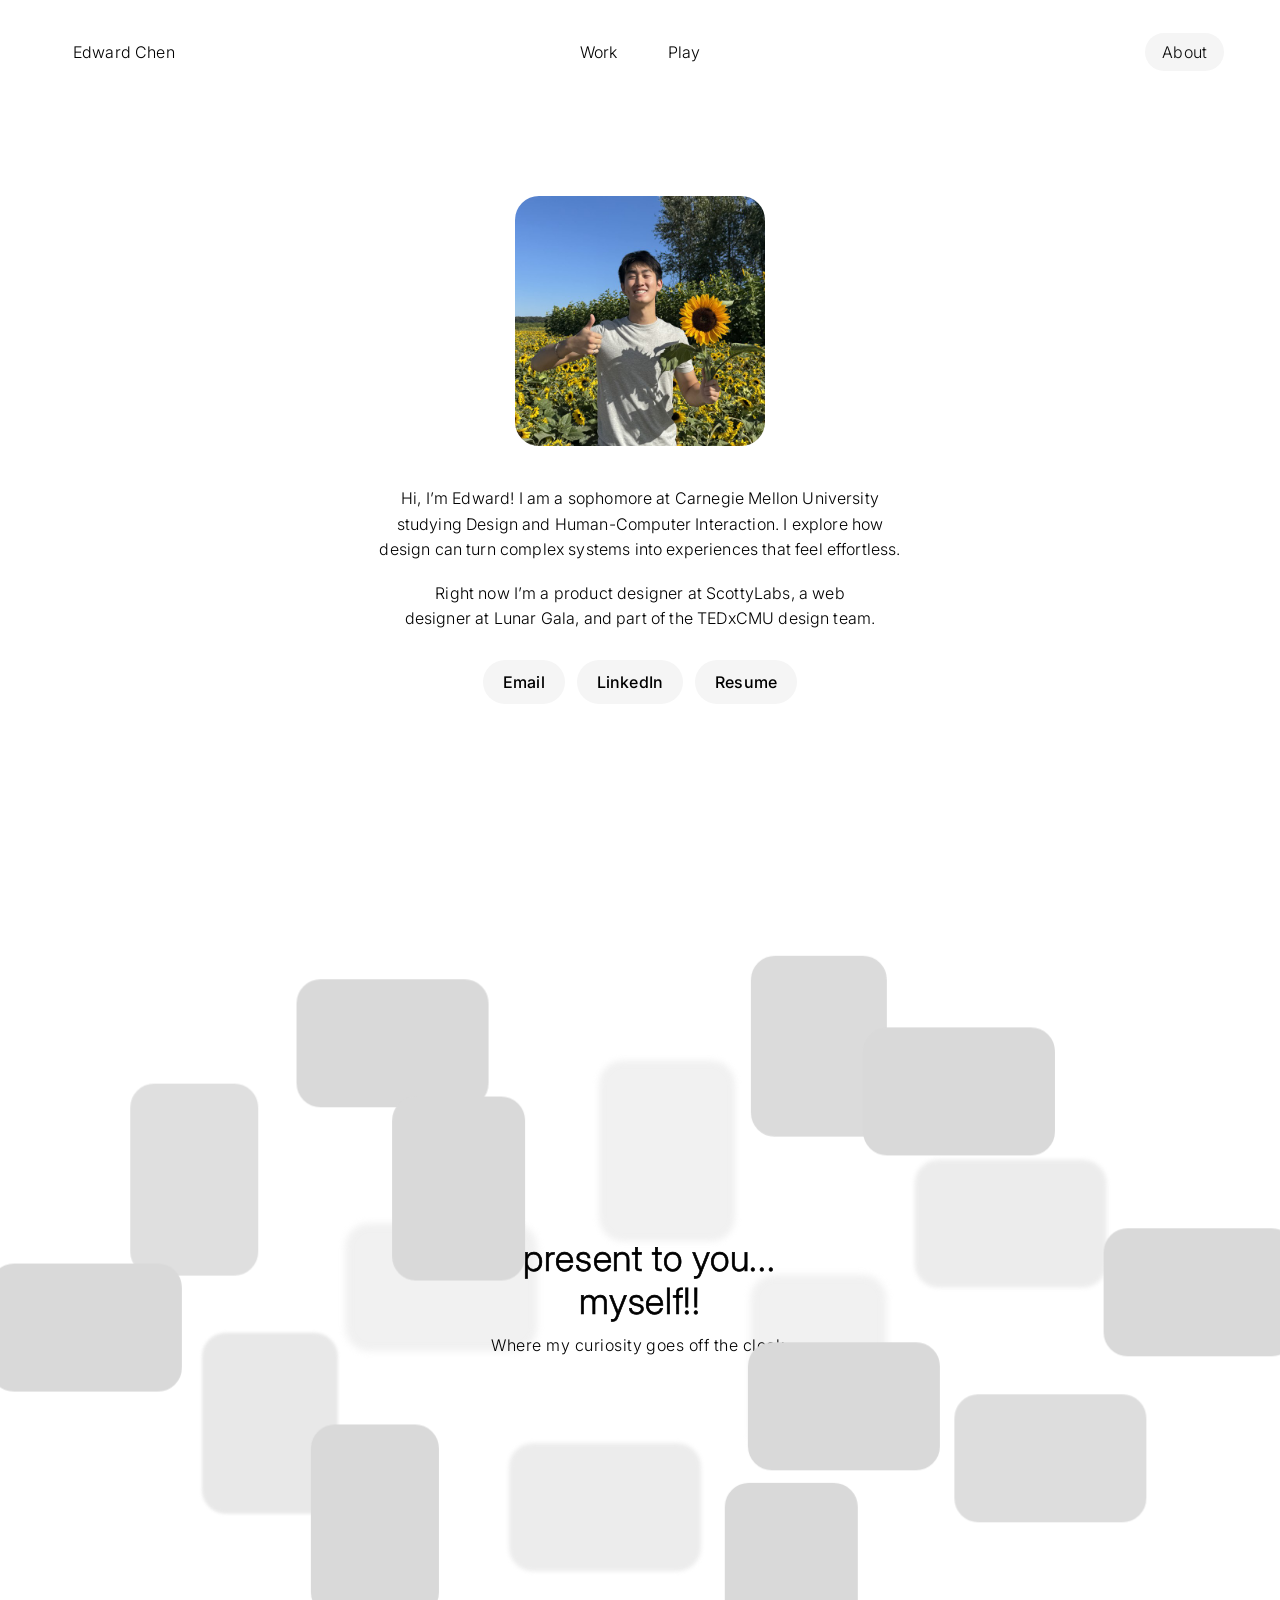
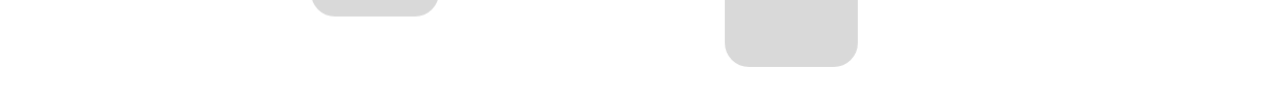
<file: about.html>
<!DOCTYPE html>
<html lang="en">
<head>
  <meta charset="UTF-8" />
  <meta name="viewport" content="width=device-width, initial-scale=1.0" />
  <title>About — Edward Chen</title>
  <link rel="icon" href="favicon.ico" sizes="any" />
  <link rel="apple-touch-icon" href="apple-touch-icon.png" />
  <script src="js/intro.js"></script>
  <link rel="preconnect" href="https://fonts.googleapis.com" />
  <link rel="preconnect" href="https://fonts.gstatic.com" crossorigin />
  <link rel="stylesheet" href="https://fonts.googleapis.com/css2?family=Inter:wght@300;400;500&display=swap" />
  <link rel="stylesheet" href="css/style.css" />
  <script src="js/about-greeting.js"></script>
</head>
<body class="small-viewer">

  <!-- NAV -->
  <nav class="nav">
    <a href="index.html" class="nav-logo">Edward Chen</a>
    <div class="nav-center">
      <a href="index.html#work">Work</a>
      <a href="play.html">Play</a>
    </div>
    <a href="about.html" class="nav-right is-current">About</a>
  </nav>

  <!-- ABOUT -->
  <section class="about-page">
    <div class="about-image"><img src="images/about/edward-sunflowers.jpg" alt="Edward Chen giving a thumbs up in a sunflower field, holding a sunflower" width="640" height="640" /></div>
    <div class="about-text">
      <p class="hero-headline">Hi, I’m Edward! I am a sophomore at Carnegie Mellon University studying Design and Human-Computer Interaction. I explore how design can turn complex systems into experiences that feel effortless.</p>
      <p class="hero-sub">Right now I’m a product designer at ScottyLabs, a web designer at Lunar Gala, and part of the TEDxCMU design team.</p>
      <div class="about-buttons">
        <a href="mailto:edwardchen530@gmail.com" class="pill-button">Email</a>
        <a href="https://www.linkedin.com/in/edward-chen-359a8a384/" class="pill-button" target="_blank" rel="noopener">LinkedIn</a>
        <a href="resume.pdf" class="pill-button" target="_blank" rel="noopener">Resume</a>
      </div>
    </div>
  </section>

  <!-- BEYOND THE WORK: the photo globe, after ramp.design. js/beyond.js
       builds the cards and turns them; the words sit between the front and
       back of the globe. -->
  <section class="beyond" aria-labelledby="beyond-title">
    <div class="beyond__stage">
      <div class="beyond__sphere" role="group" aria-label="Photo globe. Drag to rotate.">
        <div class="beyond__center">
          <h2 id="beyond-title" class="beyond__title"><span>I present to you...</span><span>myself!!</span></h2>
          <p class="beyond__dek">Where my curiosity goes off the clock.</p>
        </div>
      </div>
    </div>
  </section>

  <!-- A picture opened over the page, as on the Play page (js/viewer.js). -->
  <div class="viewer" id="viewer" hidden tabindex="-1" role="dialog" aria-modal="true" aria-label="Enlarged view">
    <button class="viewer-close" id="viewer-close" type="button" aria-label="Close">
      <svg viewBox="0 0 20 20" aria-hidden="true" focusable="false">
        <path d="M4.5 4.5 L15.5 15.5 M15.5 4.5 L4.5 15.5" />
      </svg>
    </button>
    <figure class="viewer-frame">
      <img id="viewer-img" alt="" />
      <figcaption class="viewer-cap" id="viewer-cap"></figcaption>
    </figure>
  </div>
  <script src="js/nav.js" defer></script>
  <script src="js/no-orphans.js" defer></script>
  <script src="js/beyond.js" defer></script>
  <script src="js/viewer.js" defer></script>
  <script src="js/liquid-glass.js" defer></script>
  <script src="js/cursor.js" defer></script>
</body>
</html>
</file>
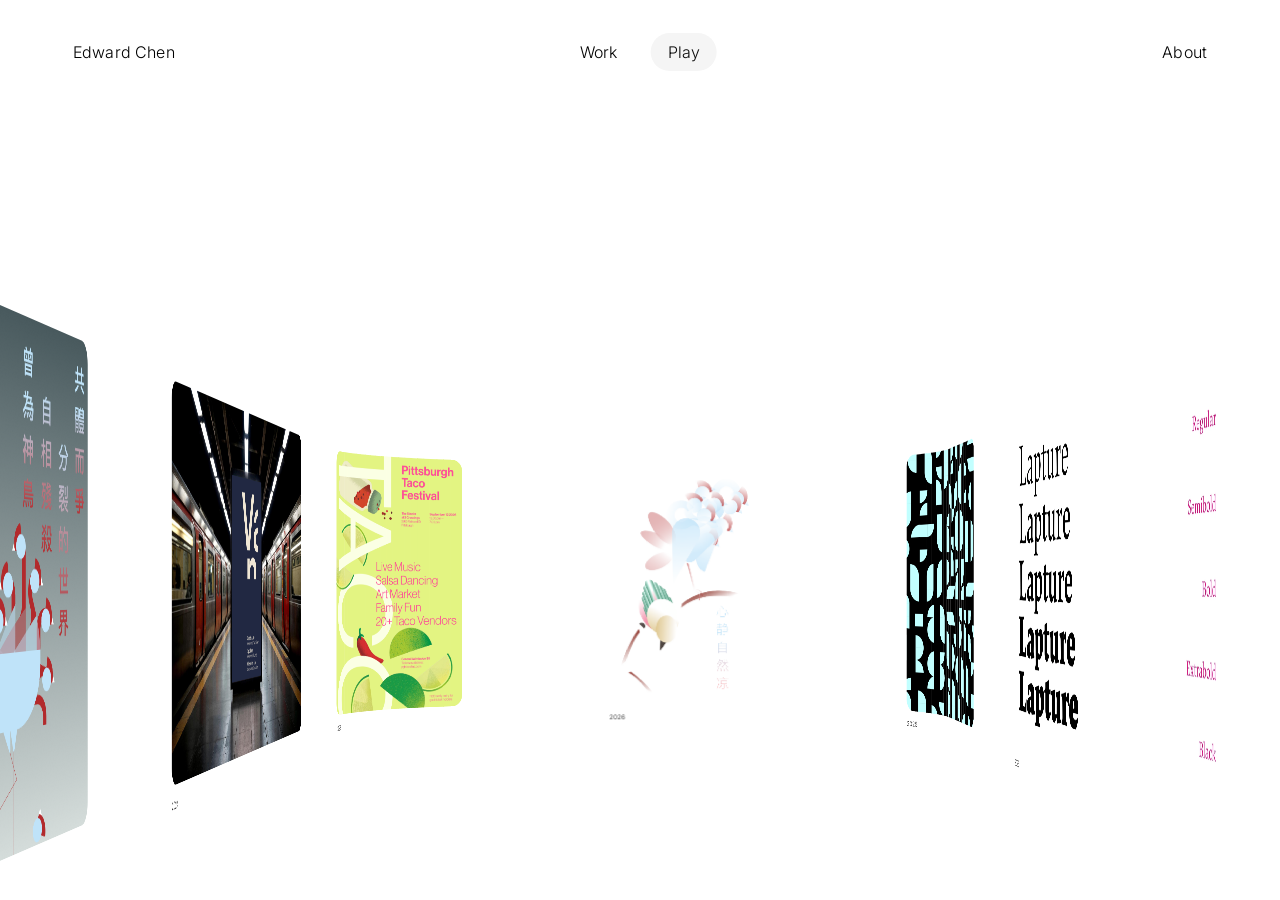
<file: play.html>
<!DOCTYPE html>
<html lang="en" class="play-page">
<head>
  <meta charset="UTF-8" />
  <meta name="viewport" content="width=device-width, initial-scale=1.0" />
  <title>Play — Edward Chen</title>
  <link rel="icon" href="favicon.ico" sizes="any" />
  <link rel="apple-touch-icon" href="apple-touch-icon.png" />
  <script src="js/intro.js"></script>
  <link rel="preconnect" href="https://fonts.googleapis.com" />
  <link rel="preconnect" href="https://fonts.gstatic.com" crossorigin />
  <link rel="stylesheet" href="https://fonts.googleapis.com/css2?family=Inter:wght@300;400;500&display=swap" />
  <link rel="stylesheet" href="css/style.css" />
</head>
<body>

  <nav class="nav">
    <a href="index.html" class="nav-logo">Edward Chen</a>
    <div class="nav-center">
      <a href="index.html#work">Work</a>
      <a href="play.html" class="is-current">Play</a>
    </div>
    <a href="about.html" class="nav-right">About</a>
  </nav>

  <main class="gallery-stage" id="stage">
    <div class="room-viewport">
      <div class="room" id="room">
        <figure class="work">
          <div class="work-art"><img src="images/play/War.png" alt="War, poster" /></div>
          <figcaption class="work-cap">2026</figcaption>
        </figure>

        <figure class="work">
          <div class="work-art"><img src="images/play/VAN.png" alt="VAN, Vancouver transit branding" /></div>
          <figcaption class="work-cap">2024</figcaption>
        </figure>

        <figure class="work">
          <div class="work-art"><img src="images/play/Fade_Vicki_Feedback.png" alt="Pittsburgh Taco Festival poster" /></div>
          <figcaption class="work-cap">2026</figcaption>
        </figure>

        <figure class="work">
          <div class="work-art"><img src="images/play/Peace.png" alt="Peace, poster" /></div>
          <figcaption class="work-cap">2026</figcaption>
        </figure>

        <figure class="work">
          <div class="work-art"><img src="images/play/Typeface.png" alt="Modular typeface built from quarter circles and bars, specimen" /></div>
          <figcaption class="work-cap">2025</figcaption>
        </figure>
        <!-- A film: the wall shows a still from it (13.9s, Lapture in its five
             weights) and the viewer plays the film. -->
        <figure class="work" data-video="images/play/Type_In_Motion.mp4" data-loop="images/play/Type_In_Motion_loop.mp4">
          <div class="work-art"><img src="images/play/Type_In_Motion.webp" alt="Lapture in motion, a type film: Lapture set in Regular, Semibold, Bold, Extrabold and Black, to Rhythm Mischief by Cold Storage Percussion Unit" /></div>
          <figcaption class="work-cap">2026</figcaption>
        </figure>
        <figure class="work">
          <div class="work-art"><img src="images/play/My_Room.png" alt="What&#8217;s (kinda) In My Room, a poster dated 10.20.26 of five numbered objects: a window, a desk lamp, a bag, bowls and a laptop" /></div>
          <figcaption class="work-cap">2026</figcaption>
        </figure>

        <figure class="work">
          <div class="work-art"><img src="images/play/Dinosaur_Flowers.png" alt="Illustration of a long-necked green dinosaur, three pink and yellow flowers and a smiling orange figure on a soft, blurred background" /></div>
          <figcaption class="work-cap">2026</figcaption>
        </figure>

        <!-- A website: the wall plays a silent walk through it (the box being
             opened, the photos spreading out, the wall dragged about, the
             keychain), starting from the still (13.3s in), and the viewer
             opens the site itself, live. -->
        <figure class="work" data-embed="https://zoielmao.lol/#gallery" data-loop="images/play/Our_Gallery_loop.mp4?v=2" data-from="13.3">
          <div class="work-art"><img src="images/play/Our_Gallery.webp?v=2" alt="Our gallery, a birthday website: a box is opened, photos spread out on grey paper around a cut-paper headline, the wall is dragged about, and a keychain of charms swings" /></div>
          <figcaption class="work-cap">2026</figcaption>
        </figure>

        <figure class="work">
          <div class="work-art"><img src="images/play/War.png" alt="War, poster" /></div>
          <figcaption class="work-cap">2026</figcaption>
        </figure>

        <figure class="work">
          <div class="work-art"><img src="images/play/VAN.png" alt="VAN, Vancouver transit branding" /></div>
          <figcaption class="work-cap">2024</figcaption>
        </figure>

        <figure class="work">
          <div class="work-art"><img src="images/play/Fade_Vicki_Feedback.png" alt="Pittsburgh Taco Festival poster" /></div>
          <figcaption class="work-cap">2026</figcaption>
        </figure>

        <figure class="work">
          <div class="work-art"><img src="images/play/Peace.png" alt="Peace, poster" /></div>
          <figcaption class="work-cap">2026</figcaption>
        </figure>

        <figure class="work">
          <div class="work-art"><img src="images/play/Typeface.png" alt="Modular typeface built from quarter circles and bars, specimen" /></div>
          <figcaption class="work-cap">2025</figcaption>
        </figure>
        <!-- A film: the wall shows a still from it (13.9s, Lapture in its five
             weights) and the viewer plays the film. -->
        <figure class="work" data-video="images/play/Type_In_Motion.mp4" data-loop="images/play/Type_In_Motion_loop.mp4">
          <div class="work-art"><img src="images/play/Type_In_Motion.webp" alt="Lapture in motion, a type film: Lapture set in Regular, Semibold, Bold, Extrabold and Black, to Rhythm Mischief by Cold Storage Percussion Unit" /></div>
          <figcaption class="work-cap">2026</figcaption>
        </figure>
        <figure class="work">
          <div class="work-art"><img src="images/play/My_Room.png" alt="What&#8217;s (kinda) In My Room, a poster dated 10.20.26 of five numbered objects: a window, a desk lamp, a bag, bowls and a laptop" /></div>
          <figcaption class="work-cap">2026</figcaption>
        </figure>

        <figure class="work">
          <div class="work-art"><img src="images/play/Dinosaur_Flowers.png" alt="Illustration of a long-necked green dinosaur, three pink and yellow flowers and a smiling orange figure on a soft, blurred background" /></div>
          <figcaption class="work-cap">2026</figcaption>
        </figure>
        <!-- A website: the wall plays a silent walk through it (the box being
             opened, the photos spreading out, the wall dragged about, the
             keychain), starting from the still (13.3s in), and the viewer
             opens the site itself, live. -->
        <figure class="work" data-embed="https://zoielmao.lol/#gallery" data-loop="images/play/Our_Gallery_loop.mp4?v=2" data-from="13.3">
          <div class="work-art"><img src="images/play/Our_Gallery.webp?v=2" alt="Our gallery, a birthday website: a box is opened, photos spread out on grey paper around a cut-paper headline, the wall is dragged about, and a keychain of charms swings" /></div>
          <figcaption class="work-cap">2026</figcaption>
        </figure>
      </div>
    </div>
    <div class="gallery-welcome">
      <p class="gallery-welcome-title">Welcome to my gallery!</p>
      <p class="gallery-welcome-sub">A space for things I've made just for the sake of making.</p>
    </div>
    <p class="gallery-hint" id="hint">Scroll to rotate</p>
  </main>

  <!-- A closer look at one piece. Empty until something is opened, so the full
       size file is only fetched when it is actually asked for. -->
  <div class="viewer" id="viewer" hidden tabindex="-1" role="dialog" aria-modal="true" aria-label="Enlarged view">
    <button class="viewer-close" id="viewer-close" type="button" aria-label="Close">
      <svg viewBox="0 0 20 20" aria-hidden="true" focusable="false">
        <path d="M4.5 4.5 L15.5 15.5 M15.5 4.5 L4.5 15.5" />
      </svg>
    </button>
    <figure class="viewer-frame">
      <img id="viewer-img" alt="" />
      <video id="viewer-video" controls playsinline preload="none" hidden></video>
      <iframe id="viewer-embed" title="" loading="lazy" hidden></iframe>
      <figcaption class="viewer-cap" id="viewer-cap"></figcaption>
    </figure>
  </div>

  <script src="js/nav.js" defer></script>
  <script src="js/no-orphans.js" defer></script>
  <script src="js/liquid-glass.js" defer></script>
  <script src="js/cursor.js" defer></script>
  <script>
    /* A gallery built as a rounded rectangle rather than a circle.

       The works hang along the perimeter of a room: two long side walls running
       away from the viewer, two rounded corners, and a short back wall. Each
       work is laid out by arc length along that path, so one that happens to
       straddle a corner physically bends around it. That fold is the point, and
       it is why a plain cylinder never looked right.

       Every picture is rebuilt as a run of narrow vertical facets. Each facet
       samples two neighbouring points on the path, takes its width from the
       distance between them and its angle from their direction, so the sheet
       follows the wall exactly: flat along the straight runs, curving through
       the corners. The texture is mapped by arc length, which stretches a work
       slightly along the side walls.

       The camera sits 2000px back looking at the origin and the room is measured
       in pixels, so a CSS perspective of 2000px reproduces the projection 1:1. */
    (function () {
      var stage = document.getElementById('stage');
      var room  = document.getElementById('room');
      var hint  = document.getElementById('hint');
      // On a touch screen the room turns with a swipe (below), not a wheel.
      if (hint && window.matchMedia('(hover: none) and (pointer: coarse)').matches) hint.textContent = 'Swipe to rotate';
      if (!stage || !room) return;

      var FACETS    = 22;     // vertical slices per work
      var SIDESCALE = 1.25;   // side walls are traversed faster than the back
      var EASE      = 0.12;
      var PER_PX    = 1.0;    // one pixel of gesture, one unit along the path
      var PAD       = 1.25;   // overlap between neighbouring facets, in pixels
      var PHONE_BASE = 0.72;  // on phones, a work's height as a share of the screen's width, at most

      var still = window.matchMedia('(prefers-reduced-motion: reduce)').matches;
      var viewerOpen = false;
      var works = [];
      var geom  = null;
      var cycle = 0;
      var target = 0, current = 0, frame = null, touched = false;

      /* Arriving, the room rises into place from below the fold and turns a
         little as it comes, as the MoMA gallery at joshpuckett.me/nyc-moma
         does. Measured from that page, what is left of each movement falls
         away exponentially: the rise with a time constant near 480ms, the
         turn faster, near 300ms, and both are settled by two seconds. The
         room stays hidden until its pictures are built (style.css), so it
         arrives whole instead of popping in, and the words under it fade in
         once it is nearly there, as the reference's do. */
      var viewport = room.parentNode;
      var RISE     = 0.75;    // of the stage's height, below where it rests
      var TURN     = 0.25;    // of the stage's width, across the back wall
      var INTRO_MS = 2000, TAU_RISE = 480, TAU_TURN = 300;
      var WORDS_AT = 1000;    // when the words fade in, about 80px from rest
      var lead     = 0;       // turn still to come, in units along the path
      var arriving = !still;

      // Blends the corner parameter between the two scales either side of it, so
      // a work does not visibly change speed as it turns the corner.
      function cornerAngle(t, a, b) {
        return Math.PI * (a * t + (b - a) * (Math.pow(t, 3) - Math.pow(t, 4) / 2)) / (a + b);
      }

      function measure() {
        var vw = stage.clientWidth, vh = stage.clientHeight;
        var base = Math.min(0.6 * vh, 560);
        // A phone is far narrower than it is tall, so sized by height alone the
        // back wall came out wider than the screen: the walls fell outside it
        // and each work passed flat across the middle, over the welcome. Sized
        // by the width there, the room keeps the depth it has on a desktop.
        if (phone.matches) base = Math.min(base, PHONE_BASE * vw);
        var sum = 0;
        for (var i = 0; i < works.length; i++) {
          works[i].h = base;
          works[i].w = base * works[i].aspect;
          sum += works[i].w;
        }
        var d = sum / works.length;
        var W = 1.92 * d * 1.2;
        var D = 4.5 * d;
        var F = Math.max(0, Math.min(2000 * (1 - W / vw) + 200, 1200));
        var R = Math.max(0, Math.min(0.75 * d, W / 2, D + F));
        var side   = (D + F - R) / SIDESCALE;
        var corner = Math.PI * R / (SIDESCALE + 1);
        var back   = W - 2 * R;

        geom = { W: W, D: D, F: F, R: R, side: side, corner: corner, back: back,
                 length: 2 * side + 2 * corner + back, gap: 0.6 * d, d: d };

        var run = 0;
        for (var j = 0; j < works.length; j++) {
          works[j].centre = run + works[j].w / 2;
          run += works[j].w + geom.gap;
        }
        cycle = Math.max(run, geom.length + 2 * d);
      }

      // Where a given distance along the perimeter lands in the room.
      function pointAt(s, out) {
        var u = Math.max(0, Math.min(s, geom.length));
        if (u <= geom.side) {
          out.x = -geom.W / 2; out.z = geom.F - u * SIDESCALE; return;
        }
        u -= geom.side;
        if (u <= geom.corner) {
          var a = cornerAngle(u / geom.corner, SIDESCALE, 1);
          out.x = -geom.W / 2 + geom.R - geom.R * Math.cos(a);
          out.z = -geom.D + geom.R - geom.R * Math.sin(a);
          return;
        }
        u -= geom.corner;
        if (u <= geom.back) {
          out.x = -geom.W / 2 + geom.R + u; out.z = -geom.D; return;
        }
        u -= geom.back;
        if (u <= geom.corner) {
          var b = cornerAngle(u / geom.corner, 1, SIDESCALE);
          out.x = geom.W / 2 - geom.R + geom.R * Math.sin(b);
          out.z = -geom.D + geom.R - geom.R * Math.cos(b);
          return;
        }
        u -= geom.corner;
        out.x = geom.W / 2; out.z = -geom.D + geom.R + u * SIDESCALE;
      }

      // True when a span touches either rounded corner, and so has to bend.
      function crossesCorner(a, b) {
        var c1a = geom.side, c1b = c1a + geom.corner;
        var c2a = c1b + geom.back, c2b = c2a + geom.corner;
        return (b > c1a && a < c1b) || (b > c2a && a < c2b);
      }

      var p0 = { x: 0, z: 0 }, p1 = { x: 0, z: 0 };

      // 24px, 16px on phones: the same as the closer look (style.css).
      var phone = window.matchMedia('(max-width: 720px)');
      function radius() { return phone.matches ? 16 : 24; }

      // Where cut i of n falls along a work: the first and last cuts at endCut
      // from the ends, the rest evenly between.
      function cutAt(i, n, span, endCut) {
        if (n === 1) return i ? span : 0;
        if (i === 0) return 0;
        if (i === n) return span;
        return endCut + (span - 2 * endCut) * (i - 1) / (n - 2);
      }

      function layout(work, head) {
        var span = work.w;
        if (head + span <= 0 || head >= geom.length) {
          if (work.shown) { work.el.style.visibility = 'hidden'; work.shown = false; }
          return;
        }
        if (!work.shown) { work.el.style.visibility = 'visible'; work.shown = true; }

        // A work lying wholly on a straight wall needs no slicing, and slicing
        // it is actively harmful: the facets come out coplanar, and overlapping
        // coplanar layers z-fight into the thin pale streaks that were showing
        // down each poster. Only a work actually crossing a corner is cut up,
        // and there the facets sit at different angles so the overlap is clean.
        var curved = crossesCorner(head, head + span);
        var cuts = curved ? FACETS : 1;
        var pad  = curved ? PAD : 0;
        work.curved = curved;
        work.cuts = cuts;

        // Rounded corners, the radius every picture on the site takes. Only
        // the outer corners of the end facets are rounded, so the two end
        // facets are cut a little wider than the radius (a path unit is at
        // least one pixel of wall) and the corner always fits inside one
        // facet; the facets between share the rest evenly. The overlap is
        // left off the outer edges so the curve sits on the picture's edge.
        var rad = radius();
        var endCut = Math.min(rad + 2, span / 3);

        for (var i = 0; i < FACETS; i++) {
          var f = work.facets[i];
          if (i >= cuts) { f.style.display = 'none'; continue; }
          f.style.display = '';

          var s0 = cutAt(i, cuts, span, endCut), s1 = cutAt(i + 1, cuts, span, endCut);
          pointAt(head + s0, p0);
          pointAt(head + s1, p1);
          var dx = p1.x - p0.x, dz = p1.z - p0.z;
          var len = Math.sqrt(dx * dx + dz * dz) || 0.01;
          var ang = Math.atan2(-dz, dx) * 180 / Math.PI;
          var cx = (p0.x + p1.x) / 2, cz = (p0.z + p1.z) / 2;
          var k = len / (s1 - s0);                  // wall pixels per path unit here
          var lp = i === 0 ? 0 : pad, rp = i === cuts - 1 ? 0 : pad;

          f.style.width = (len + lp + rp).toFixed(2) + 'px';
          f.style.height = work.h.toFixed(2) + 'px';
          f.style.backgroundSize = (k * span).toFixed(2) + 'px 100%';
          f.style.backgroundPosition = (lp - k * s0).toFixed(2) + 'px 0';
          if (work.film) {
            if (i === 0) {
              // The video takes the background's size and offset exactly.
              work.film.style.width = (k * span).toFixed(2) + 'px';
              work.film.style.left = (lp - k * s0).toFixed(2) + 'px';
            } else {
              // The share of the film this facet shows, from 0 to 1 across it.
              var sl = work.slices[i - 1];
              sl.u0 = (k * s0 - lp) / (k * span);
              sl.u1 = (k * s0 - lp + len + lp + rp) / (k * span);
            }
          }
          f.style.transform =
            'translate3d(' + (cx - len / 2 - lp).toFixed(2) + 'px,' +
            (-work.h / 2).toFixed(2) + 'px,' + cz.toFixed(2) + 'px) ' +
            'rotateY(' + ang.toFixed(3) + 'deg)';
          var r = (i === 0 ? rad : 0) + 'px ' + (i === cuts - 1 ? rad : 0) + 'px ' +
                  (i === cuts - 1 ? rad : 0) + 'px ' + (i === 0 ? rad : 0) + 'px';
          if (f._r !== r) { f.style.borderRadius = r; f._r = r; }
        }
        // Turning moves the slices, so they are redrawn now, not at the next frame.
        if (work.film && curved) paintFilm(work);

        pointAt(head + 1, p0);
        pointAt(head + 2, p1);
        var cang = Math.atan2(-(p1.z - p0.z), p1.x - p0.x) * 180 / Math.PI;
        work.cap.style.transform =
          'translate3d(' + p0.x.toFixed(2) + 'px,' + (work.h / 2 + 16).toFixed(2) +
          'px,' + p0.z.toFixed(2) + 'px) rotateY(' + cang.toFixed(3) + 'deg)';
      }

      function draw(offset) {
        for (var i = 0; i < works.length; i++) {
          var w = works[i];
          var r = (w.centre - offset) % cycle;
          if (r < 0) r += cycle;
          var half = w.w / 2;
          if (r - half >= geom.length) {
            var alt = r - cycle;
            if (alt + half > 0) r = alt;
          }
          layout(w, r - half);
        }
        syncFilms();
      }

      // The reader's turn plus whatever of the arrival's turn is still to come.
      function render() { draw(current + lead); }

      function tick() {
        current += (target - current) * EASE;
        if (Math.abs(target - current) < 0.05) current = target;
        render();
        frame = (current === target) ? null : window.requestAnimationFrame(tick);
      }

      function turn(units) {
        target += units;
        if (!touched && hint) { touched = true; hint.style.opacity = '0'; }
        if (still) { current = target; render(); return; }
        if (!frame) frame = window.requestAnimationFrame(tick);
      }

      // 1 at the start, 0 at INTRO_MS, falling away exponentially in between.
      function remaining(t, tau) {
        var end = Math.exp(-INTRO_MS / tau);
        return Math.max(0, (Math.exp(-t / tau) - end) / (1 - end));
      }

      function arrive() {
        if (!arriving) {
          stage.classList.add('is-built', 'is-shown');
          return;
        }
        // A width on screen at the back wall, in units along the path: the
        // camera is 2000px from the room's centre and the back wall D beyond.
        var turnBy = TURN * stage.clientWidth * (2000 + geom.D) / 2000;
        var drop = RISE * stage.clientHeight;
        lead = -turnBy;
        viewport.style.transform = 'translateY(' + drop.toFixed(2) + 'px)';
        render();
        stage.classList.add('is-built');
        // Time advances at most 50ms a frame, so a frame that stalls (the
        // first ones draw every picture for the first time) holds the room
        // still for a moment instead of letting it jump ahead.
        var t = 0, last = null;
        function step(now) {
          if (last !== null) t += Math.min(now - last, 50);
          last = now;
          if (t >= WORDS_AT) stage.classList.add('is-shown');
          if (t >= INTRO_MS) {
            lead = 0; arriving = false;
            viewport.style.transform = '';
          } else {
            lead = -turnBy * remaining(t, TAU_TURN);
            viewport.style.transform = 'translateY(' + (drop * remaining(t, TAU_RISE)).toFixed(2) + 'px)';
          }
          render();
          if (arriving) window.requestAnimationFrame(step);
        }
        window.requestAnimationFrame(step);
      }

      // Should the pictures never all load, show what there is rather than
      // an empty stage.
      window.setTimeout(function () {
        if (!works.length) { arriving = false; stage.classList.add('is-built', 'is-shown'); }
      }, 5000);

      /* ---------- a film on the wall ----------

         A film plays on the wall, silent and looping, from a light copy made
         for the purpose (the full film, with its sound, is only fetched when
         it is opened). A picture is drawn as a CSS background, which a video
         cannot be, so a film's first facet holds the video itself, sized and
         offset the way the background would be. On a straight wall that one
         facet is the whole work. Crossing a corner, the other facets each get
         a canvas, and every new frame of the video is copied, slice by slice,
         onto them. Until the first frame arrives the still shows underneath,
         and the film starts from that same moment, so there is no jump. With
         reduced motion asked for, the still is all there is. */
      var FILM_FROM = 13.9;   // seconds in: the moment the type film's still was taken at

      function makeFilm(work, loop, from) {
        var v = document.createElement('video');
        v.muted = true;
        v.setAttribute('muted', '');
        v.loop = true;
        v.playsInline = true;
        v.setAttribute('playsinline', '');
        v.preload = 'auto';
        v.setAttribute('aria-hidden', 'true');
        v.setAttribute('disablepictureinpicture', '');
        v.setAttribute('disableremoteplayback', '');
        v.addEventListener('loadedmetadata', function () {
          if (v.duration > from) v.currentTime = from;
        }, { once: true });
        v.src = loop;
        work.facets[0].classList.add('facet-film');
        work.facets[0].appendChild(v);
        work.slices = [];
        for (var i = 1; i < FACETS; i++) {
          var c = document.createElement('canvas');
          c.width = 1; c.height = 1;
          work.facets[i].classList.add('facet-film');
          work.facets[i].appendChild(c);
          work.slices.push({ el: c, ctx: c.getContext('2d'), u0: 0, u1: 0 });
        }
        work.film = v;
        work.filmOn = false;
        // A browser may pause a silent film itself (Safari does, off screen).
        // Noted, it is started again the next time the room moves, though not
        // more than once a second.
        v.addEventListener('pause', function () {
          if (work.filmOn) { work.filmOn = false; work.filmRetry = Date.now() + 1000; }
        });

        function frame() {
          if (work.curved && work.shown) paintFilm(work);
        }
        if (v.requestVideoFrameCallback) {
          v.requestVideoFrameCallback(function next() { frame(); v.requestVideoFrameCallback(next); });
        } else {
          v.addEventListener('playing', function run() {
            if (v.paused) return;
            frame();
            window.requestAnimationFrame(run);
          });
        }
      }

      // Copies each corner facet's share of the current frame onto its canvas.
      function paintFilm(work) {
        var v = work.film;
        if (v.readyState < 2 || !v.videoWidth) return;
        var VW = v.videoWidth, VH = v.videoHeight;
        for (var i = 0; i < work.cuts - 1; i++) {
          var s = work.slices[i];
          var u0 = Math.max(0, s.u0), u1 = Math.min(1, s.u1);
          if (u1 <= u0) continue;
          var cw = Math.max(1, Math.round((u1 - u0) * VW));
          if (s.el.width !== cw) s.el.width = cw;
          if (s.el.height !== VH) s.el.height = VH;
          s.ctx.drawImage(v, u0 * VW, 0, (u1 - u0) * VW, VH, 0, 0, cw, VH);
        }
      }

      // A film plays only while some of it is on the wall, the page is in view
      // and nothing is open over the room.
      function syncFilms() {
        for (var i = 0; i < works.length; i++) {
          var w = works[i];
          if (!w.film) continue;
          var on = w.shown && !viewerOpen && !document.hidden && !w.filmBlocked;
          if (on === w.filmOn) continue;
          if (on && w.filmRetry && Date.now() < w.filmRetry) continue;
          w.filmOn = on;
          if (on) {
            var p = w.film.play();
            if (p && p.catch) p.catch((function (w) {
              return function (err) {
                // Autoplay refused (a phone in low power mode, say): the still
                // stays, and it is not asked again on every frame.
                if (err && err.name === 'NotAllowedError') w.filmBlocked = true;
                if (w.film.paused) w.filmOn = false;
              };
            })(w));
          } else {
            w.film.pause();
          }
        }
      }
      document.addEventListener('visibilitychange', syncFilms);

      function build() {
        var figures = room.querySelectorAll('.work');
        works = [];
        for (var i = 0; i < figures.length; i++) {
          var fig = figures[i];
          var img = fig.querySelector('img');
          if (!img || !img.naturalWidth) return;
          var holder = fig.querySelector('.work-art');
          var src = img.getAttribute('src');
          holder.textContent = '';
          var facets = [];
          for (var j = 0; j < FACETS; j++) {
            var f = document.createElement('span');
            f.className = 'facet';
            f.style.backgroundImage = 'url(' + JSON.stringify(src) + ')';
            holder.appendChild(f);
            facets.push(f);
          }
          holder.setAttribute('role', 'img');
          holder.setAttribute('aria-label', img.getAttribute('alt') || '');
          var work = {
            el: fig, cap: fig.querySelector('.work-cap'), facets: facets,
            aspect: img.naturalWidth / img.naturalHeight,
            src: src, alt: img.getAttribute('alt') || '', video: fig.getAttribute('data-video'),
            embed: fig.getAttribute('data-embed'),
            shown: true, w: 0, h: 0, centre: 0
          };
          var loop = fig.getAttribute('data-loop');
          // A film starts from the moment its still was taken at: its own
          // (data-from) or, unmarked, the type film's.
          var from = parseFloat(fig.getAttribute('data-from'));
          if (loop && !still) makeFilm(work, loop, isNaN(from) ? FILM_FROM : from);
          works.push(work);
        }
        measure();
        arrive();
        if (!arriving) render();
      }

      var imgs = room.querySelectorAll('.work img');
      var waiting = imgs.length;
      function ready() { if (--waiting <= 0) build(); }
      for (var k = 0; k < imgs.length; k++) {
        if (imgs[k].complete && imgs[k].naturalWidth) ready();
        else imgs[k].addEventListener('load', ready, { once: true });
      }

      /* ---------- a closer look ---------- */

      /* The room is a room: at that size and angle a piece is something you
         notice rather than something you can read. Clicking one lifts it out
         flat and fits it to the frame, so the whole of it is visible at once
         whatever shape it is. */
      var viewer = document.getElementById('viewer');
      var vImg = document.getElementById('viewer-img');
      var vVid = document.getElementById('viewer-video');
      var vEmb = document.getElementById('viewer-embed');
      var vCap = document.getElementById('viewer-cap');
      var lastFocus = null;
      var closingIn = null;

      function openViewer(work) {
        if (!work) return;
        window.clearTimeout(closingIn);
        viewer.classList.remove('is-closing');
        vEmb.hidden = true;
        if (work.embed) {
          // A website opens as itself, live, in place of the picture.
          vImg.hidden = true;
          vVid.hidden = true;
          vEmb.hidden = false;
          vEmb.setAttribute('title', work.alt);
          vEmb.setAttribute('src', work.embed);
        } else if (work.video) {
          // A film plays in place of the picture, with its sound and controls,
          // from the still the wall shows.
          vImg.hidden = true;
          vVid.hidden = false;
          vVid.poster = work.src;
          vVid.setAttribute('aria-label', work.alt);
          vVid.src = work.video;
          var p = vVid.play();
          if (p && p.catch) p.catch(function () {});
        } else {
          vVid.hidden = true;
          vImg.hidden = false;
          vImg.setAttribute('src', work.src);
          vImg.setAttribute('alt', work.alt);
        }
        // Years only, as on the wall.
        vCap.textContent = work.cap ? work.cap.textContent.trim() : '';
        viewer.hidden = false;
        viewerOpen = true;
        syncFilms();
        lastFocus = document.activeElement;
        viewer.focus();
      }

      // The overlay is left on screen for the length of its closing animation
      // and only then hidden, so it fades out rather than blinking off.
      function closeViewer() {
        if (!viewerOpen) return;
        viewerOpen = false;
        syncFilms();
        if (still) { endClose(); return; }
        viewer.classList.add('is-closing');
        closingIn = window.setTimeout(endClose, 270);
      }

      function endClose() {
        window.clearTimeout(closingIn);
        viewer.classList.remove('is-closing');
        viewer.hidden = true;
        // Letting the src go lets the browser drop the full size decode too.
        vImg.removeAttribute('src');
        vVid.pause();
        vVid.removeAttribute('src');
        vVid.load();
        vEmb.removeAttribute('src');
        vEmb.hidden = true;
        if (lastFocus && lastFocus.focus) lastFocus.focus();
      }

      // One listener on the room rather than one per facet. There are twenty
      // two facets to a piece and they are rebuilt on every resize.
      room.addEventListener('click', function (e) {
        var fig = e.target && e.target.closest ? e.target.closest('.work') : null;
        if (!fig) return;
        for (var i = 0; i < works.length; i++) {
          if (works[i].el === fig) { openViewer(works[i]); return; }
        }
      });

      // Anywhere but the picture (or the film, whose controls take clicks)
      // closes it, which includes the ground around it.
      viewer.addEventListener('click', function (e) {
        if (e.target !== vImg && e.target !== vVid) closeViewer();
      });

      // The page itself never scrolls, so every gesture turns the room instead.
      stage.addEventListener('wheel', function (e) {
        e.preventDefault();
        if (viewerOpen) return;
        var d = Math.abs(e.deltaX) > Math.abs(e.deltaY) ? e.deltaX : e.deltaY;
        turn(d * PER_PX);
      }, { passive: false });

      var lastX = null, lastY = null;
      stage.addEventListener('touchstart', function (e) {
        if (e.touches.length !== 1) return;
        lastX = e.touches[0].clientX; lastY = e.touches[0].clientY;
      }, { passive: true });

      stage.addEventListener('touchmove', function (e) {
        if (viewerOpen) return;
        if (lastX === null || e.touches.length !== 1) return;
        e.preventDefault();
        var x = e.touches[0].clientX, y = e.touches[0].clientY;
        var dx = x - lastX, dy = y - lastY;
        turn((Math.abs(dx) > Math.abs(dy) ? -dx : dy) * PER_PX * 1.6);
        lastX = x; lastY = y;
      }, { passive: false });

      stage.addEventListener('touchend', function () { lastX = null; lastY = null; }, { passive: true });

      window.addEventListener('keydown', function (e) {
        var k = e.key;
        if (k === 'Escape') { closeViewer(); return; }
        if (viewerOpen) return;
        if (k === 'ArrowRight' || k === 'ArrowDown' || k === 'PageDown') { e.preventDefault(); turn(240); }
        else if (k === 'ArrowLeft' || k === 'ArrowUp' || k === 'PageUp') { e.preventDefault(); turn(-240); }
      });

      var pending = null;
      window.addEventListener('resize', function () {
        window.clearTimeout(pending);
        pending = window.setTimeout(function () {
          if (!works.length) return;
          measure();
          render();
        }, 140);
      });
    })();
  </script>
</body>
</html>
</file>
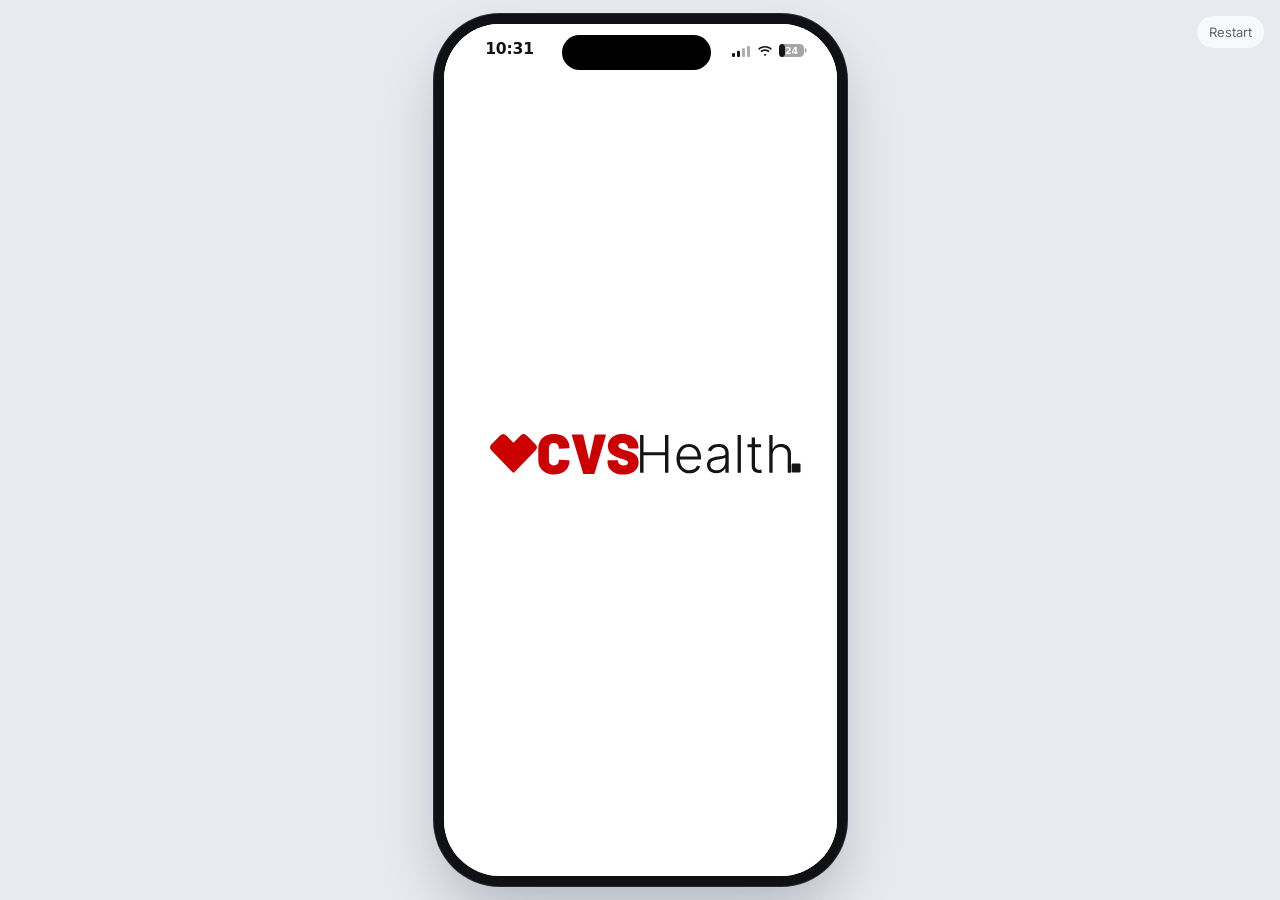
<file: work/cvs-prototype.html>
<!doctype html>
<html lang="en">
<head>
<meta charset="utf-8">
<meta name="viewport" content="width=device-width, initial-scale=1, viewport-fit=cover">
<title>CVS Eligible Spend Assistant</title>
<link rel="preconnect" href="https://fonts.googleapis.com">
<link rel="preconnect" href="https://fonts.gstatic.com" crossorigin>
<link href="https://fonts.googleapis.com/css2?family=Inter:wght@300;400;500;600;700;800;900&display=swap" rel="stylesheet">
<style>
/* On phones and tablets the screen is often smaller than the 393 by 852 device, and a grid
   stops centring a child that is bigger than it, so the scaled device sat low and to the
   right and was cut off. Pinned to the centre, as embed mode already does, it fits. Desktop
   widths are left as they are. */
@media (max-width: 900px) {
  #scaler { position: absolute; left: 50%; top: 50%; margin: -426px 0 0 -196.5px; }
}
</style>
<style>
:root{
  --ink:#141416; --sub:#5C6672; --ph:#6B7280; --line:#E3E3E3; --div:#EDEDED; --field:#8F8C89;
  --navy:#1E4B94; --link:#004D99; --red:#CC0000; --alert:#BB2619; --error:#C62828; --green:#127A3E; --check:#1F7A3D; --focus:#0B5FAF;
  --tag-bg:#E3EDF9; --tag-ink:#004D99; --tag-no-bg:#F1F1F3; --tag-no-ink:#5C6672;
  --wash-1:#DCE7F7; --wash-2:#E2EBF8; --wash-3:#EAF0FA; --panel:#F3F6FA; --star:#F26B21;
  --ease:cubic-bezier(.22,1,.36,1); --spring:cubic-bezier(.34,1.56,.64,1);
  --sans:"Inter",system-ui,-apple-system,sans-serif; --sys:-apple-system,"SF Pro Text","SF Pro",system-ui,sans-serif;
}
:root { box-sizing:border-box; padding-top:env(safe-area-inset-top,0px); padding-bottom:env(safe-area-inset-bottom,0px); }
:root:not([data-theme="light"]){color-scheme:light}
html{scroll-padding-top:env(safe-area-inset-top,0px)}
*,*::before,*::after{box-sizing:inherit}
html,body{height:100%;margin:0}
body{background:#E7EAEF;font-family:var(--sans);color:var(--ink);-webkit-font-smoothing:antialiased;overflow:hidden}
button{font:inherit;color:inherit;background:none;border:0;padding:0;cursor:pointer}
button:focus-visible,input:focus-visible,[tabindex]:focus-visible{outline:2px solid var(--focus);outline-offset:2px}
[tabindex="-1"]:focus,[tabindex="-1"]:focus-visible{outline:none}
input{font:inherit;color:inherit}

/* stage + device */
#stage{position:fixed;inset:0;display:grid;place-items:center}
#scaler{transform-origin:center center}
#device{position:relative;width:393px;height:852px;border-radius:56px;overflow:hidden;background:#fff;box-shadow:0 0 0 10px #101114,0 0 0 11px #2A2C31,0 30px 60px rgba(16,24,40,.25)}
@media (max-width:440px){ body{background:#fff} #device{border-radius:0;box-shadow:none} }
#restart{position:fixed;top:16px;right:16px;font-size:13px;color:var(--sub);padding:8px 12px;border-radius:999px;background:rgba(255,255,255,.7)}
@media (max-width:440px){ #restart{display:none} }

/* status bar */
#status{position:absolute;inset:0 0 auto 0;height:54px;z-index:60;pointer-events:none;font-family:var(--sys)}
#status .time{position:absolute;left:30px;top:16px;width:72px;text-align:center;font-weight:600;font-size:15.6px;letter-spacing:-.2px}
#status .island{position:absolute;left:118px;top:11px;width:149px;height:35px;border-radius:18px;background:#000}
#status .right{position:absolute;right:30px;top:20px;display:flex;gap:6px;align-items:center}
#status.dark{color:#fff}

/* screens */
#viewport{position:absolute;inset:0;overflow:hidden}
.screen{position:absolute;inset:0;background:#fff;overflow:hidden;will-change:transform,opacity}
.scroll{position:absolute;inset:0;overflow-y:auto;overflow-x:hidden;-webkit-overflow-scrolling:touch;scrollbar-width:none}
.scroll::-webkit-scrollbar{display:none}

/* transitions */
.t-in-right{animation:inRight .5s var(--ease) both}.t-out-left{animation:outLeft .5s var(--ease) both}
.t-in-left{animation:inLeft .5s var(--ease) both}.t-out-right{animation:outRight .5s var(--ease) both}
.t-in-fade{animation:fadeIn .3s ease-out both}.t-out-fade{animation:fadeOut .3s ease-out both}
.t-in-up{animation:inUp .45s var(--ease) both}.t-out-down{animation:outDown .45s var(--ease) both}
.t-hold{animation:hold .45s linear both}
@keyframes inRight{from{transform:translateX(100%)}to{transform:none}}
@keyframes outLeft{from{transform:none}to{transform:translateX(-30%);opacity:.6}}
@keyframes inLeft{from{transform:translateX(-30%);opacity:.6}to{transform:none;opacity:1}}
@keyframes outRight{from{transform:none}to{transform:translateX(100%)}}
@keyframes fadeIn{from{opacity:0}to{opacity:1}}
@keyframes fadeOut{from{opacity:1}to{opacity:0}}
@keyframes inUp{from{transform:translateY(100%)}to{transform:none}}
@keyframes outDown{from{transform:none}to{transform:translateY(100%)}}
@keyframes hold{from{opacity:1}to{opacity:1}}

/* shared type */
.h1{font-size:30px;font-weight:700;letter-spacing:-.3px;line-height:34.5px;margin:0}
.body{font-size:15.6px;line-height:22.5px;margin:0}
.meta{font-size:12.2px;color:var(--sub)}
.label{font-size:15.6px;font-weight:700}
.sec{font-size:15.6px;font-weight:600}
.link{color:var(--link);font-weight:600}

/* buttons */
.btn{display:flex;align-items:center;justify-content:center;width:364.4px;height:39.3px;border-radius:19.65px;font-weight:700;font-size:15.6px}
.btn-primary{background:var(--navy);color:#fff}
.btn-outline{background:#fff;color:var(--navy);box-shadow:inset 0 0 0 .9px var(--ink)}
.btn-primary:disabled{background:#E6E6E6;color:#5C5C5C;cursor:default}
.btn:active:not(:disabled){transform:scale(.98)}
.pill{height:35.7px;border-radius:18px;background:#fff;box-shadow:inset 0 0 0 1px var(--ink);color:var(--navy);font-weight:700;font-size:15.6px;display:flex;align-items:center;justify-content:center}

/* tags */
.tag{display:inline-flex;align-items:center;height:20px;padding:0 8px;border-radius:10px;font-size:12.2px;font-weight:600;background:var(--tag-bg);color:var(--tag-ink);white-space:nowrap}
.tag.no{background:var(--tag-no-bg);color:var(--tag-no-ink)}

/* headers */
.subhead{position:absolute;inset:0 0 auto 0;height:98.2px;background:#fff;box-shadow:0 3px 12px rgba(0,0,0,.08);z-index:20}
.back{position:absolute;left:4px;top:58px;width:40px;height:40px;display:grid;place-items:center}
.subhead .title{position:absolute;left:0;right:0;top:66px;text-align:center;font-family:var(--sys);font-weight:600;font-size:17px}
.subhead .action{position:absolute;right:14px;top:67px;font-size:15.6px;color:var(--link)}
.heart{width:25.9px;height:21.1px;display:block}

/* fields */
.field{position:relative;width:364.4px;height:50.6px;border-radius:6.8px;box-shadow:inset 0 0 0 .9px var(--field);background:#fff;display:flex;align-items:center;padding:0 15.8px}
.field input{border:0;outline:0;background:transparent;width:100%;font-size:15.6px}
.field input::placeholder{color:var(--ph)}
.field.focus{box-shadow:inset 0 0 0 1.8px var(--focus)}
.field.error{box-shadow:inset 0 0 0 1.8px var(--error)}
.field.valid{box-shadow:inset 0 0 0 1.8px var(--green)}
.field .ok{position:absolute;right:14px;top:17px;opacity:0;transform:scale(.6);transition:all .22s var(--spring)}
.field.valid .ok{opacity:1;transform:none}
.err{color:var(--error);font-size:12.2px;margin-top:6px;min-height:0}

/* tab bar */
#tabbar{position:absolute;left:15px;top:767px;width:363px;height:55px;z-index:40;transition:transform .35s var(--ease),opacity .25s}
#tabbar.hidden{transform:translateY(120px);opacity:0;pointer-events:none}
#tabbar .home{position:absolute;left:0;top:0;width:65px;height:55px;border-radius:28px}
#tabbar .group{position:absolute;left:69px;top:0;width:294px;height:55px;border-radius:28px}
#tabbar .glass{background:rgba(255,255,255,.72);backdrop-filter:blur(18px) saturate(1.4);-webkit-backdrop-filter:blur(18px) saturate(1.4);box-shadow:0 6px 20px rgba(16,24,40,.12),inset 0 0 0 1px rgba(255,255,255,.8)}
.tab{position:absolute;top:0;height:55px;display:flex;flex-direction:column;align-items:center;justify-content:center;gap:3px;font-size:11px;color:#6E6E73}
.tab.on{color:var(--ink);font-weight:600}
.tab svg{width:22px;height:22px}
.tab[aria-disabled="true"]{cursor:default}
#tabbar .home .tab{left:0;width:65px}
#tabbar .bar{position:absolute;top:-1px;height:3px;width:30px;border-radius:2px;background:var(--ink)}

/* overlay sheets */
#overlay{position:absolute;inset:0;z-index:50;pointer-events:none}
#overlay.open{pointer-events:auto}
.dim{position:absolute;inset:0;background:rgba(11,13,18,.42);opacity:0;transition:opacity .45s var(--ease)}
#overlay.open .dim{opacity:1}
.sheet{position:absolute;left:0;right:0;bottom:0;background:#fff;border-radius:20px 20px 0 0;transform:translateY(100%);transition:transform .45s var(--ease);box-shadow:0 -4px 24px rgba(0,0,0,.14)}
#overlay.open .sheet{transform:none}
.handle{width:36px;height:4px;border-radius:2px;background:#D0D3D8;margin:8px auto 0}

/* toast */
#toast{position:absolute;left:14.3px;right:14.3px;top:690px;z-index:55;background:#fff;border-radius:14px;box-shadow:0 8px 24px rgba(16,24,40,.16),inset 0 0 0 1px var(--line);padding:14px 16px;display:flex;gap:10px;align-items:center;font-size:15.6px;font-weight:600;transform:translateY(16px);opacity:0;transition:all .35s var(--ease);pointer-events:none}
#toast.show{transform:none;opacity:1}
#toast.act{pointer-events:auto}
#toast .ta{margin-left:auto;color:var(--link);font-weight:700;font-size:15.6px;padding:4px 2px}
.stepper{display:flex;align-items:center;gap:10px}
.stepper .qbtn:disabled{opacity:.35;cursor:default}
.qpick button{display:flex;align-items:center;justify-content:space-between;width:100%;height:48px;padding:0 18px;font-size:17px;border-top:1px solid var(--div)}
.qpick button[aria-current="true"]{font-weight:700;color:var(--navy)}

/* ---------- Benefits home ---------- */
.home-bg{position:absolute;left:0;right:0;top:0;height:1;pointer-events:none}
.bhead{position:absolute;inset:0 0 auto 0;height:209px;z-index:20;border-radius:0 0 24px 24px;background:linear-gradient(180deg,rgba(226,235,248,.92),rgba(234,240,250,.92));backdrop-filter:blur(16px);-webkit-backdrop-filter:blur(16px);box-shadow:0 6px 20px rgba(16,24,40,.08),inset 0 -1px 0 rgba(255,255,255,.9)}
.wordmark{position:absolute;left:14.3px;top:60px;display:flex;align-items:center;gap:4px;color:var(--red);font-weight:800;font-size:20px;letter-spacing:-.5px}
.wordmark .section{position:relative;top:1.5px;margin-left:0;font-size:12.2px;font-weight:700;letter-spacing:0;color:var(--sub)}
.cartbtn{position:absolute;right:14.3px;top:55px;width:38px;height:38px;border-radius:50%;background:#fff;display:grid;place-items:center;box-shadow:0 2px 8px rgba(16,24,40,.12)}
.badge{position:absolute;right:-4px;top:-4px;min-width:18px;height:18px;padding:0 5px;border-radius:9px;background:var(--red);color:#fff;font-size:11px;font-weight:700;display:grid;place-items:center;transform:scale(1)}
.badge.bump{animation:bump .4s var(--spring)}
@keyframes bump{0%{transform:scale(.6)}100%{transform:scale(1)}}
.search{position:absolute;left:14.3px;top:98px;width:364.4px;height:36px;border-radius:12px;background:#fff;display:flex;align-items:center;padding:0 6px 0 12px;gap:8px;font-size:13.9px;color:#6E6E6E;box-shadow:0 1px 2px rgba(16,24,40,.06)}
.search .ph{flex:1;text-align:left;white-space:nowrap;overflow:hidden}
.mic{position:relative;width:27px;height:28px;border-radius:8px;background:#0058C2;display:grid;place-items:center;overflow:hidden}
.mic::after{content:"";position:absolute;inset:-10px auto -10px -30px;width:18px;background:linear-gradient(90deg,transparent,rgba(255,255,255,.55),transparent);transform:skewX(-20deg);animation:shine 2.5s linear .35s infinite}
@keyframes shine{0%{left:-30px}86%{left:44px}100%{left:44px}}
.seg{position:absolute;left:14.3px;top:146px;width:364.4px;height:44px;border-radius:14px;background:rgba(255,255,255,.55);box-shadow:inset 0 0 0 1px rgba(255,255,255,.9)}
.seg .thumb{position:absolute;top:3px;left:3px;width:calc(50% - 3px);height:38px;border-radius:11px;background:#F7F8FA;box-shadow:inset 0 0 0 1.5px var(--navy),0 1px 3px rgba(16,24,40,.08);transition:transform .7s var(--ease)}
.seg.hsa .thumb{transform:translateX(100%)}
.seg button{position:absolute;top:0;width:50%;height:44px;font-size:13.9px;color:#4A4A4A;z-index:1}
.seg button[aria-selected="true"]{font-weight:600;color:#151515}
.bcontent{position:relative;padding-top:229px;padding-bottom:120px}
.bgpat{position:absolute;left:0;top:0;opacity:.38;pointer-events:none;-webkit-mask-image:linear-gradient(#000 482px,transparent 572px);mask-image:linear-gradient(#000 482px,transparent 572px)}
.bg-wash{position:absolute;left:0;right:0;top:0;height:640px;background:linear-gradient(180deg,var(--wash-1) 0,var(--wash-2) 340px,var(--wash-3) 500px,#fff 600px)}
.hero{position:relative;padding:0 14.3px}
.hero .lbl{font-size:13.9px;color:var(--sub)}
.hero .amt{font-size:44px;font-weight:600;letter-spacing:-.5px;line-height:1.15;margin:2px 0 4px;font-variant-numeric:normal;font-feature-settings:normal}
.hero .acct{font-size:13.9px;color:var(--sub)}
.glass{position:relative;margin:24px 14.3px 0;width:364.4px;border-radius:16px;background:rgba(255,255,255,.38);box-shadow:inset 0 0 0 1px rgba(255,255,255,.95),0 2px 14px rgba(51,26,77,.05);backdrop-filter:blur(14px);-webkit-backdrop-filter:blur(14px);padding:18px 15.5px 15.5px}
.glass .t{font-size:13.9px;font-weight:600}
.glass .k{font-size:13px;font-weight:700;margin-top:12px;font-variant-numeric:normal;font-feature-settings:normal}
.glass .k.red{color:var(--alert)}
.track{height:6px;border-radius:3px;background:#DDE6F3;margin-top:10px;overflow:hidden}
.track i{display:block;height:100%;background:var(--navy);border-radius:3px;transition:width .6s var(--ease)}
.glass .n{font-size:13.9px;color:var(--sub);margin-top:10px}
.glass .pills{display:grid;grid-template-columns:1fr 1fr;gap:8px;margin-top:16px}
.row-title{display:flex;justify-content:space-between;align-items:baseline;padding:0 14.3px;margin:32px 0 16px}
.row-title h2{font-size:20px;font-weight:600;letter-spacing:-.3px;margin:0}
.row-title .link{font-size:13.9px}
.carousel{display:flex;gap:8px;overflow-x:auto;padding:0 14.3px 2px;scroll-snap-type:x mandatory;scrollbar-width:none}
.carousel::-webkit-scrollbar{display:none}

/* product card (CVS) */
.pcard{position:relative;flex:0 0 176.3px;height:321.3px;border-radius:12px;background:#fff;box-shadow:inset 0 0 0 1px #E8E8E8;scroll-snap-align:start;text-align:left}
.pcard .photo{position:absolute;left:16px;top:14px;right:16px;height:110px;background:#fff center/contain no-repeat}
.pcard .nm{position:absolute;left:11.4px;right:11px;top:146px;font-size:13.9px;line-height:17.6px;display:-webkit-box;-webkit-line-clamp:2;-webkit-box-orient:vertical;overflow:hidden}
.pcard .rt{position:absolute;left:10.1px;top:196px;display:flex;align-items:center;gap:2.1px}
.pcard .rt span{margin-left:6px;font-size:11px;color:#6E6E73}
.pcard .pr{position:absolute;left:10.7px;top:212px;font-size:13.9px}
.pcard .add{position:absolute;left:10px;right:10px;top:262.7px;height:48.9px;border-radius:24.45px;background:var(--link);color:#fff;font-size:13.9px;display:flex;align-items:center;justify-content:center;gap:6px;transition:background .2s}
.pcard .add.done{background:#fff;color:var(--link);box-shadow:inset 0 0 0 1px var(--link)}
.pcard .tagpos{position:absolute;left:10px;top:12px}

/* added to cart sheet */
.atc{height:796px;display:flex;flex-direction:column}
.atc h3{font-size:20px;font-weight:600;text-align:center;margin:14px 0 14px}
.atc .mid{flex:1;overflow-y:auto;border-top:1px solid var(--div);border-bottom:1px solid var(--div)}
.prow{display:flex;gap:14px;padding:18px 18px 16px;align-items:flex-start}
.thumb{flex:0 0 64px;height:64px;border-radius:10px;box-shadow:inset 0 0 0 1px var(--line);background:#fff center/84% no-repeat}
.prow .nm{font-size:15.6px;font-weight:600;line-height:21px}
.prow .pr{font-size:20px;font-weight:700;margin-top:4px}
.elig{display:flex;gap:8px;align-items:flex-start;padding:0 18px 18px;font-size:13.9px;color:#3B3F45;border-bottom:1px solid var(--div)}
.fbt h4{font-size:15.6px;font-weight:600;margin:18px 14.3px 12px}
.fbt .carousel{padding-bottom:18px}
.atc .foot{padding:14px 14.3px 34px}
.atc .sub{text-align:center;font-weight:700;font-size:15.6px;margin-bottom:12px;font-variant-numeric:normal;font-feature-settings:normal}
.atc .foot .btn+.btn{margin-top:14.3px}

/* search */
.qbar{position:absolute;left:14.3px;top:60px;width:294.4px;height:34px;border-radius:12px;background:#fff;display:flex;align-items:center;gap:8px;padding:0 10px;box-shadow:0 1px 2px rgba(16,24,40,.06);transition:all .35s var(--ease)}
.qbar input{border:0;outline:0;background:transparent;flex:1;font-size:13.9px;caret-color:var(--focus)}
.qbar input::placeholder{color:var(--ph)}
.cancel{position:absolute;right:14.3px;top:66px;font-size:15.6px;color:var(--link)}
.sugg{position:absolute;inset:118px 0 0 0;overflow-y:auto;padding:0 14.3px 300px}
.sugg h4{font-size:15.6px;font-weight:600;margin:6px 0 6px}
.sitem{display:flex;align-items:center;gap:12px;height:44px;width:100%;font-size:15.6px;border-bottom:1px solid var(--div)}
.sitem:last-of-type{border-bottom:0}
.sugg .group+.group{margin-top:18px}
.kb{position:absolute;left:0;right:0;bottom:0;height:289px;border-radius:22px 22px 28px 28px;background:rgba(240,240,243,.72);backdrop-filter:blur(24px);-webkit-backdrop-filter:blur(24px);box-shadow:inset 0 1px 0 rgba(255,255,255,.85),0 -2px 14px rgba(0,0,0,.06);transform:translateY(100%);transition:transform .35s var(--ease);z-index:30}
.kb.up{transform:none}
.kb .r{position:absolute;left:0;right:0;display:flex;gap:5.4px;justify-content:center}
.key{width:33.3px;height:40.2px;border-radius:8px;background:rgba(255,255,255,.96);font-size:22px;display:grid;place-items:center;font-family:var(--sys)}
.key:active{background:#DADDE3}
.key.wide{width:44.7px}.key.fn{width:42.9px;font-size:16px}.key.space{width:188.1px;position:relative}.key.go{width:91.4px;background:#3478F5}
.key.space small{position:absolute;left:0;right:0;text-align:center;bottom:4px;font-size:11px;color:#636366;font-weight:500}
.results{position:absolute;inset:118px 0 0 0;overflow-y:auto;padding:0 14.3px 120px}
.results .count{font-size:13.9px;color:var(--sub);margin:4px 0 12px}
.grid{display:grid;grid-template-columns:1fr 1fr;gap:8px}
.grid .pcard{flex:none;width:auto}

/* scanner */
.scan{background:#000}
.scan .feed{position:absolute;left:0;top:104.5px;width:393px;height:747.5px;overflow:hidden;background:radial-gradient(120% 70% at 50% 30%,#2a2826 0%,#141312 60%,#090908 100%)}
.scan .pack{position:absolute;background:center/100% 100% no-repeat;transform-origin:50% 40%;box-shadow:0 30px 60px rgba(0,0,0,.55);border-radius:6px;
  transition:transform .65s cubic-bezier(.2,.9,.24,1),filter .5s ease,opacity .25s}
.scan .pack.aim{transform:translate(16px,34px) rotate(-4.5deg) scale(.9);filter:blur(1.4px) brightness(.92)}
.scan .pack.hand{animation:tremor 2.6s ease-in-out infinite}
.scan .feed::after{content:"";position:absolute;inset:0;background:radial-gradient(110% 80% at 50% 35%,rgba(0,0,0,0) 55%,rgba(0,0,0,.35) 100%);pointer-events:none}
.scan .shead{position:absolute;inset:0 0 auto 0;height:104.5px;background:#fff;z-index:5;box-shadow:0 2px 10px rgba(0,0,0,.08)}
.scan .shead .t{position:absolute;left:38px;top:66px;font-size:15.6px;font-weight:700}
.scan .ctl{position:absolute;top:132.5px;width:21px;height:21px}
.bracket{position:absolute;border:3.3px solid #fff;width:55px;height:55px;transition:all .35s var(--ease)}
.b-tl{border-right:0;border-bottom:0}.b-tr{border-left:0;border-bottom:0}.b-bl{border-right:0;border-top:0}.b-br{border-left:0;border-top:0}
.hint{position:absolute;left:38.5px;top:402.5px;width:316px;min-height:45px;padding:6px 12px;text-align:center;border-radius:4px;background:rgba(255,255,255,.94);display:grid;place-items:center;font-size:13px;color:#1C1C1E;transition:opacity .25s}
.ssheet{position:absolute;left:0;right:0;top:555.6px;bottom:0;background:#fff;border-radius:20px 20px 0 0;transition:top .45s var(--ease)}
.ssheet .pad{padding:0 14.3px}
.verdict{display:flex;align-items:center;gap:10px;margin:22px 0 4px}
.verdict .tag{height:28px;padding:0 12px;font-size:13.9px;border-radius:14px;transform:scale(.6);opacity:0}
.verdict .tag.stamp{animation:stamp .45s var(--spring) .1s forwards}
@keyframes stamp{to{transform:scale(1);opacity:1}}
.verdict .why{font-size:13.9px;color:var(--sub);opacity:0;animation:fadeIn .3s ease-out .35s forwards}
.tick path{stroke-dasharray:20;stroke-dashoffset:20;animation:draw .35s ease-out .3s forwards}
@keyframes draw{to{stroke-dashoffset:0}}
.how{position:absolute;left:7.1px;width:378.7px;top:432.9px;height:412px;border-radius:25.9px;background:#fff;transform:translateY(120%);transition:transform .45s var(--ease)}
.how.up{transform:none}

/* cart */
.ccard{margin:0 14.3px 12px;border-radius:12px;box-shadow:inset 0 0 0 1px #D9DCE1;padding:16px 14px 0}
.ccard .top{display:flex;gap:12px}
.ccard .nm{flex:1;font-size:17px;line-height:22px}
.ccard .pr{font-size:17px;font-variant-numeric:normal;font-feature-settings:normal}
.ccard .mt{font-size:17px;color:var(--ink);margin-top:6px}
.qty{display:flex;align-items:center;gap:10px;margin:14px 0}
.qbtn{width:28px;height:28px;padding:0;border-radius:50%;box-shadow:inset 0 0 0 1px var(--ink);display:grid;place-items:center;line-height:0}.qbtn svg{display:block}
.qval{height:28px;padding:0 12px;border-radius:14px;box-shadow:inset 0 0 0 1.5px var(--navy);display:flex;align-items:center;font-weight:700;font-size:15.6px;gap:5px}
.trash{margin-left:auto;width:28px;height:28px;border-radius:50%;box-shadow:inset 0 0 0 1px var(--ink);display:grid;place-items:center}
.ccard .save{border-top:1px solid #D9DCE1;padding:14px 0 16px;font-weight:700;font-size:15.6px;color:var(--link)}
.split{height:8px;border-radius:4px;background:#D5D9DF;overflow:hidden;margin:12px 14.3px 8px}
.split i{display:block;height:100%;background:var(--navy);transition:width .38s var(--ease)}
.num{font-variant-numeric:normal;font-feature-settings:normal}

/* checkout */
.panelrow{display:flex;justify-content:space-between;align-items:flex-start;gap:12px}
.bars{display:flex;gap:2px;height:76px;align-items:stretch;justify-content:center}
.bars i{background:#000;display:block}
.barcode{transition:opacity .4s, transform .45s var(--spring)}
.barcode.loading{opacity:.12}

/* orders */
.ocard{display:block;width:calc(100% - 28.6px);margin:0 14.3px 12px;border-radius:12px;background:#fff;box-shadow:inset 0 0 0 1px var(--line);padding:16px;text-align:left;position:relative}
.ocard .d{font-size:15.6px;font-weight:600}
.ocard .w{font-size:13.9px;color:var(--sub);margin-top:2px}
.ocard .th{display:flex;gap:8px;margin:12px 0}
.ocard .th i{width:48px;height:48px;border-radius:8px;box-shadow:inset 0 0 0 1px var(--line);background:#fff center/84% no-repeat}
.ocard .ft{display:flex;justify-content:space-between;align-items:center;font-size:15.6px;font-weight:600}
.ocard .chev{position:absolute;right:14px;top:18px}
.chip{height:32.8px;padding:0 14px;border-radius:16.4px;box-shadow:inset 0 0 0 1px #8F8C89;background:#fff;font-size:15.6px;display:flex;align-items:center;gap:6px;transition:all .2s}
.chip.on{box-shadow:inset 0 0 0 1.5px var(--navy);background:#EEF3FB;color:var(--navy);font-weight:600}
.olist{transition:opacity .2s}
.rsheet .row{display:flex;justify-content:space-between;gap:12px}
.spin{width:16px;height:16px;border-radius:50%;border:2px solid rgba(255,255,255,.4);border-top-color:#fff;animation:rot .7s linear infinite}
@keyframes rot{to{transform:rotate(360deg)}}


/* glass, from the Figma tab bar: white 34%, white 80% hairline, warm shadow, Glass effect (light from -45deg) */
.glassy{position:absolute;background:rgba(255,255,255,.27);backdrop-filter:blur(7px) saturate(1.5) brightness(1.02);-webkit-backdrop-filter:blur(7px) saturate(1.5) brightness(1.02);
  box-shadow:0 8px 24px rgba(40,28,18,.14),inset 0 0 0 1px rgba(255,255,255,.8),inset 1.5px 1.5px 1px -.5px rgba(255,255,255,.95),inset -1px -1px 1px -.5px rgba(255,255,255,.45);overflow:hidden}
.glassy{transition:background-color .25s}.glassy.dense{background-color:rgba(255,255,255,.78)!important}
.glassy::before{content:"";position:absolute;inset:0;border-radius:inherit;background:radial-gradient(120% 90% at 0% 0%,rgba(255,255,255,.30),rgba(255,255,255,0) 55%);pointer-events:none}
#tabbar{left:15px;top:767px;width:363px;height:55px}
#tabbar .tb{position:absolute;top:0;height:55px;font-size:9.7px;color:#555555}
#tabbar .tb .ic{position:absolute;left:26px;top:10px;width:20px;height:20px}
#tabbar .tb .lb{position:absolute;left:0;right:0;top:33px;text-align:center;line-height:13px}
#tabbar .tb.on{color:#111111;font-weight:700}
#tabbar .tb .ind{position:absolute;left:25px;top:2px;width:23px;height:2px;border-radius:1px;background:#111111}
#tabbar .homeb{left:0;top:0;width:65px;height:51px;color:#111111;font-weight:700}
#tabbar .homeb .ic{left:23px;top:8px}#tabbar .homeb .lb{top:31px}
#tabbar [aria-disabled="true"]{cursor:default}
/* Home */
.hm-bg{position:absolute;inset:0;background:linear-gradient(180deg,#F7E8DC 0%,#F5E7DA 3%,#F5E8DD 12%,#F8ECE1 17%,#F8EDE2 23%,#F9EEE4 33%,#F8EFE8 47%,#F8F1EA 56%,#F8F2EC 66%,#F8F3EE 73%,#F8F3EE 100%)}
.hm-bg::after{content:"";position:absolute;inset:0;background:linear-gradient(90deg,rgba(240,201,166,0),rgba(240,201,166,.17))}
.abs{position:absolute}
.hcirc{position:absolute;width:28px;height:28px;border-radius:50%;background:#F6F7FC;display:grid;place-items:center}
.hbadge{position:absolute;width:17px;height:17px;margin:-2px 0 0 -2px;border-radius:50%;background:#D10000;color:#fff;font-size:11px;font-weight:700;display:grid;place-items:center}
.hsearch{position:absolute;left:14px;top:103px;width:365px;height:34px;border-radius:7px;background:#fff;box-shadow:0 1px 2px rgba(60,40,20,.05)}
.chips{position:absolute;left:0;top:156px;width:393px;height:40px;display:flex;gap:8px;padding:0 14px;overflow-x:auto;scrollbar-width:none}
.chips::-webkit-scrollbar{display:none}
.chip2{flex:0 0 auto;height:34px;padding:0 11px;border-radius:17px;background:#fff;font-size:13.9px;font-weight:700;color:#111;display:flex;align-items:center;box-shadow:0 1px 2px rgba(60,40,20,.07),0 2px 6px rgba(60,40,20,.05)}
.hseg{position:absolute;left:14.3px;top:210.8px;width:364.4px;height:48.8px;border-radius:15px;background:#F8F4EF;transition:background .45s;box-shadow:inset 0 0 0 1.5px rgba(255,255,255,.95),0 2px 8px rgba(110,70,40,.10),0 6px 16px rgba(110,70,40,.05)}
.hseg .pill{position:absolute;top:3.6px;left:184.4px;width:177px;height:41.6px;border-radius:12.5px;background:#F8F5F2;box-shadow:inset 0 0 0 1.6px #9DB1CC;transition:left .7s var(--ease)}
.hseg.health{background:#F6F7F9}.hseg.health .pill{left:3px;background:#F4F4F6}
.hseg .grp{position:absolute;top:0;width:182.2px;height:48.8px;display:flex;align-items:center;justify-content:center;gap:5px;pointer-events:none}
.hseg .stack{position:relative;display:block}
.hseg .stack .art{position:absolute;left:0;top:0}
.hseg button{position:absolute;top:0;height:48.8px;width:182.2px}
.hseg .art{position:absolute;transition:opacity .7s var(--ease)}
.hseg .lbl{position:relative;font-size:12.2px;line-height:17px;color:#4A4A4A;white-space:nowrap}
.hseg .lbl.on{font-weight:600;color:#151515}
.panel{position:absolute;left:0;top:0;width:393px;transition:transform .7s var(--ease)}
.promo{position:absolute;width:225px;height:334px}
.promo .bgc{position:absolute;left:0;top:78px;width:225px;height:256px;border-radius:13px}
.promo .m{position:absolute;background:#fff;border-radius:8px}.promo .m.pic{border-radius:0;background:transparent;overflow:hidden}.promo .m.pic .art{position:absolute;left:0;top:0;transform:scale(.5);transform-origin:0 0}
.promo .ti{position:absolute;left:14px;top:168px;width:172px;font-size:18.1px;font-weight:700;line-height:23px;letter-spacing:-.2px}
.promo .bo{position:absolute;left:13px;width:196px;font-size:13.9px;line-height:20.5px}
.hscroll{position:absolute;left:0;width:393px;overflow-x:auto;overflow-y:hidden;scrollbar-width:none}
.hscroll::-webkit-scrollbar{display:none}
.instore{position:absolute;left:232px;top:707px;width:146px;height:41px;border-radius:20.4px;color:#fff;font-size:12.2px;font-weight:600;
  background:linear-gradient(90deg,#2C6AC7 0%,#2A66C1 12%,#2862BA 25%,#255AAE 50%,#2253A1 75%,#204F9A 88%,#1E4B94 100%);box-shadow:0 2px 8px rgba(36,84,158,.16),inset 0 1px 0 rgba(255,255,255,.25);z-index:30}
.instore svg{position:absolute;left:14px;top:11px}.instore span{position:absolute;left:41px;top:12px}
.instore.round{left:337px;top:706px;width:41.6px;height:41.6px;border-radius:50%}.instore.round svg{left:11.3px;top:11.3px}
.ref{position:absolute;left:0;width:393px;background-size:393px auto;background-repeat:no-repeat;background-position:0 0}.ref.top{top:0;height:272px;transition:opacity .45s}.ref.body{top:272px;height:580px;transition:transform .7s var(--ease)}
.ref.top.shop{background-image:url(img/ref-home-shop-top.jpg)}.ref.top.health{background-image:url(img/ref-home-health-top.jpg)}.ref.body.shop{background-image:url(img/ref-home-shop-body.jpg)}.ref.body.health{background-image:url(img/ref-home-health-body.jpg)}
.menubar{position:absolute;left:3px;top:737px;width:387px;height:112px;z-index:40}
.menubar .capsule{left:12px;top:31px;width:363px;height:76px;border-radius:38px;transition:all .35s ease-out;box-shadow:0 10px 30px rgba(40,28,18,.16),inset 0 0 0 1px rgba(255,255,255,.8),inset 1.5px 1.5px 1px -.5px rgba(255,255,255,.95)}
.menubar.open .capsule{left:0;top:0;width:387px;height:112px;border-radius:38px}
.menubar .grab{position:absolute;left:50%;margin-left:-17px;top:8px;width:34px;height:5px;border-radius:3px;background:rgba(80,80,80,.72);border:0}
.menubar .mtitle{position:absolute;left:0;right:0;top:18px;text-align:center;font-family:var(--sys);font-weight:600;font-size:17px;opacity:0;transition:opacity .2s}
.menubar .mclose{position:absolute;right:14px;top:14px;width:30px;height:30px;border-radius:50%;background:rgba(120,120,128,.16);display:grid;place-items:center;opacity:0;transition:opacity .2s}
.menubar.open .mtitle,.menubar.open .mclose{opacity:1}
.menubar .tabs{position:absolute;left:8px;top:14px;width:347px;height:44px;display:flex;gap:1px;transition:top .35s ease-out,left .35s ease-out}
.menubar.open .tabs{left:20px;top:55px}
.menubar .mt{width:86px;height:44px;border-radius:22px;position:relative;font-size:9.7px;font-weight:500;color:#111}
.menubar .mt.on{background:rgba(70,58,48,.15);font-weight:700}
.menubar .mt svg{position:absolute;left:32px;top:3px}.menubar .mt span{position:absolute;left:0;right:0;top:28px;text-align:center}
/* Shop page */
.shead{position:absolute;inset:0 0 auto 0;height:203px;background:#fff;z-index:20}
.needs{position:absolute;top:0;width:267px;height:325px;border-radius:16px}
.needs i{position:absolute;width:115px;height:103px;border-radius:12px;background:#fff center/76% no-repeat}
.cat{position:absolute;top:0;width:113px;height:152px;border-radius:12px;background:#fff;box-shadow:inset 0 0 0 1px #DAD8D5}
.cat .sw{position:absolute;left:24px;top:14px;width:64px;height:64px;border-radius:50%;background:#C7E3FF}
.cat b{position:absolute;left:8px;top:91px;width:97px;font-size:18.1px;line-height:21px}
.spromo{position:absolute;left:14px;width:364px;height:227px;border-radius:12px;background:#fff;box-shadow:inset 0 0 0 1px #DAD8D5;overflow:hidden}
.spromo .im{position:absolute;left:0;top:0;width:364px;height:154px;background:#ECECEC}
.spromo b{position:absolute;left:14px;top:169px;font-size:18.1px}


/* card scanner brackets (Figma 05): L corners 41.6 x 48.5, 3.3px white, square ends */
.cbr{position:absolute;width:41.6px;height:48.5px;border:0 solid #fff;transition:left .45s cubic-bezier(.22,1,.36,1),top .45s cubic-bezier(.22,1,.36,1)}
.cbr-tl{border-top-width:3.3px;border-left-width:3.3px}.cbr-tr{border-top-width:3.3px;border-right-width:3.3px}
.cbr-bl{border-bottom-width:3.3px;border-left-width:3.3px}.cbr-br{border-bottom-width:3.3px;border-right-width:3.3px}
.cbr.pop,.scanv .bracket.pop,.scan .bracket.pop{animation:pop .45s cubic-bezier(.34,1.56,.64,1)}
.bcard{position:absolute;left:0;top:0;width:303px;height:190.25px;border-radius:11.3px;color:#fff;transform-origin:0 0;
  transform:matrix3d(1.04547,0.0243809,0,5.40771e-05,0.0533155,1.08066,0,0.0001041,0,0,1,0,98.9653,286.757,0,1);
  transition:filter .3s;background:linear-gradient(135deg,#223457 0%,#15243F 48%,#0D182C 100%);
  box-shadow:inset 0 0 0 .8px rgba(255,255,255,.16);overflow:hidden;font-family:var(--sys)}
.bcard::before{content:"";position:absolute;inset:-40% -20%;background:linear-gradient(115deg,rgba(255,255,255,0) 38%,rgba(255,255,255,.07) 46%,rgba(255,255,255,.11) 50%,rgba(255,255,255,.05) 56%,rgba(255,255,255,0) 64%);transition:transform .68s cubic-bezier(.2,.9,.24,1);transform:translateX(-18%)}
.hand{position:absolute;inset:0;animation:tremor 2.6s ease-in-out infinite}
/* card scan feed: hand + blank card (Claire Abdo, Unsplash) composited over a defocused home office (Med Badr Chemmaoui, Unsplash); card art mapped onto the blank card in perspective */
.cscene{position:absolute;left:-60px;top:-90px;width:513px;height:810px;background:#0B0B0D url(img/cardscan-scene.jpg) 0 0/100% 100% no-repeat;
  transform-origin:256.5px 385.3px;transform:translate(10px,22px) rotate(-3deg) scale(.86);filter:blur(1.3px) brightness(.94);
  transition:transform .7s cubic-bezier(.2,.9,.24,1),filter .45s ease;isolation:isolate}
.cscene .lyr{position:absolute;inset:0;background:0 0/100% 100% no-repeat;pointer-events:none}
.cscene .cshade{background-image:url(img/cardscan-shade.png);mix-blend-mode:multiply}
.cscene .cocc{background-image:url(img/cardscan-thumb.png)}
.scanv.locked .cscene{transform:none;filter:none}
.scanv.captured .cscene{filter:brightness(1.04)}
.cscrim{position:absolute;inset:0;pointer-events:none;background:linear-gradient(180deg,rgba(11,11,13,0) 0,rgba(11,11,13,0) 430px,rgba(11,11,13,.72) 492px,rgba(11,11,13,.94) 540px,#0B0B0D 578px)}
@keyframes tremor{0%,100%{transform:translate(0,0) rotate(0)}25%{transform:translate(1.6px,-1.2px) rotate(.35deg)}50%{transform:translate(-.8px,1.4px) rotate(-.25deg)}75%{transform:translate(-1.4px,-.6px) rotate(.2deg)}}
.scanv.locked .hand{animation:none}
.scanv.locked .bcard::before{transform:translateX(6%)}
.bcard .chip{position:absolute;left:33.82px;top:62.01px;width:42.28px;height:32.41px;border-radius:6.34px;background:linear-gradient(160deg,#E6C98A 0%,#CFAC5E 45%,#B48E3E 100%);box-shadow:inset 0 0 0 0.85px rgba(90,65,20,.45)}
.bcard .chip::before,.bcard .chip::after{content:"";position:absolute;background:rgba(90,65,20,.5)}
.bcard .chip::before{left:0;right:0;top:10.57px;height:0.99px;box-shadow:0 10.57px 0 rgba(90,65,20,.5)}
.bcard .chip::after{top:0;bottom:0;left:13.39px;width:0.99px;box-shadow:14.8px 0 0 rgba(90,65,20,.5)}
.bcard .t1{position:absolute;left:25.37px;top:19.73px;font-size:18.32px;font-weight:800;letter-spacing:0.85px}
.bcard .t2{position:absolute;right:25.37px;top:22.55px;font-size:10.57px;font-weight:600;letter-spacing:1.55px;opacity:.72}
.bcard .num{position:absolute;left:22.55px;top:108.52px;font-size:18.32px;font-weight:500;letter-spacing:2.25px;font-variant-numeric:tabular-nums;text-shadow:0 0.7px 0 rgba(0,0,0,.35);display:flex;gap:6.34px}
.bcard .t3{position:absolute;left:22.55px;bottom:15.5px;font-size:11.27px;font-weight:600;letter-spacing:1.41px}
.bcard .t4{position:absolute;right:22.55px;bottom:14.09px;font-size:11.27px;font-weight:600;letter-spacing:0.7px;text-align:right}
.bcard .t4 small{display:block;font-size:7.75px;font-weight:600;letter-spacing:1.13px;opacity:.75;margin-bottom:1.41px}
.bcard .g{padding:1.41px 2.82px;border-radius:3.52px;transition:background .18s,box-shadow .18s,opacity .25s;opacity:.86}
.bcard .g.hit{background:rgba(255,255,255,.2);box-shadow:0 0 0 1.41px rgba(255,255,255,.35);opacity:1}
.bcard .g.done{background:transparent;box-shadow:none;opacity:1}
.cam{position:absolute;inset:0;background:radial-gradient(90% 60% at 50% 34%,#3B3A3E 0%,#232326 50%,#0B0B0D 100%)}
.sdim{position:absolute;left:29px;top:186px;width:335px;height:218.6px;box-shadow:0 0 0 999px rgba(0,0,0,.5);pointer-events:none;transition:all .35s var(--ease)}
.scanv .bracket{z-index:2;filter:drop-shadow(0 0 1.4px rgba(0,0,0,.72)) drop-shadow(0 1px 3px rgba(0,0,0,.3))}
.scanv.captured .bcard{filter:brightness(1.08)}


@keyframes pop{0%{transform:scale(1)}40%{transform:scale(1.06)}100%{transform:scale(1)}}
/* error microinteraction: shake + message slides in */
.field.shake{animation:shake .35s cubic-bezier(.36,.07,.19,.97)}
@keyframes shake{10%,90%{transform:translateX(-1px)}20%,80%{transform:translateX(3px)}30%,50%,70%{transform:translateX(-5px)}40%,60%{transform:translateX(5px)}}
.err.in{animation:errIn .22s ease-out both}
@keyframes errIn{from{opacity:0;transform:translateY(-4px)}to{opacity:1;transform:none}}

@media (prefers-reduced-motion:reduce){
  *,*::before,*::after{animation-duration:1ms!important;animation-iteration-count:1!important;transition-duration:1ms!important}
  .mic::after{display:none}
}
.sr{position:absolute;width:1px;height:1px;overflow:hidden;clip:rect(0 0 0 0)}
input,textarea,select{font-size:16px!important} /* iOS Safari zooms on focus below 16px */
</style>
</head>
<body>
<button id="restart" type="button">Restart</button>
<div id="stage"><div id="scaler">
<div id="device" role="application" aria-label="CVS app prototype">
  <div id="status" aria-hidden="true">
    <div class="time">10:31</div><div class="island"></div>
    <div class="right">
      <svg width="19" height="12" viewBox="0 0 19 12"><rect x="0" y="8" width="3" height="4" rx="1" fill="currentColor"/><rect x="5" y="5.7" width="3" height="6.3" rx="1" fill="currentColor"/><rect x="10" y="3.3" width="3" height="8.7" rx="1" fill="currentColor" opacity=".35"/><rect x="15" y="1" width="3" height="11" rx="1" fill="currentColor" opacity=".35"/></svg>
      <svg width="16" height="12" viewBox="0 0 16 12"><path fill="currentColor" d="M8 2.6c2.2 0 4.2.9 5.7 2.3l1.2-1.2C13.1 1.9 10.7.9 8 .9S2.9 1.9 1.1 3.7l1.2 1.2C3.8 3.5 5.8 2.6 8 2.6Zm0 3.3c1.3 0 2.5.5 3.4 1.3l1.2-1.2C11.4 4.9 9.8 4.2 8 4.2s-3.4.7-4.6 1.8l1.2 1.2C5.5 6.4 6.7 5.9 8 5.9Zm0 3.2c.6 0 1.1.2 1.4.6L8 11.1 6.6 9.7c.3-.4.8-.6 1.4-.6Z"/></svg>
      <svg width="28" height="13" viewBox="0 0 28 13"><rect width="25" height="13" rx="4.3" fill="currentColor" opacity=".38"/><rect width="6" height="13" rx="4.3" fill="currentColor"/><rect x="25.8" y="4.3" width="1.6" height="4.3" rx="1" fill="currentColor" opacity=".4"/><text x="12.5" y="10" font-size="9.5" font-weight="700" text-anchor="middle" fill="#fff" font-family="-apple-system,system-ui">24</text></svg>
    </div>
  </div>
  <div id="viewport"></div>
  <nav id="tabbar" aria-label="Tabs"></nav>
  <div id="overlay"><div class="dim"></div></div>
  <div id="toast" role="status" aria-live="polite"></div>
  <div id="live" class="sr" aria-live="polite"></div>
</div>
</div></div>
<script>
/* ===================== data ===================== */
const P={
 Bandages:{n:'CVS Health Advanced Healing Bandages Variety Pack',s:'CVS Health Advanced Healing Bandages',p:6.49,r:4,c:128,e:1,m:'20 each · Assorted',k:'first aid bandages'},
 Advil:{n:'Advil Ibuprofen 200mg Coated Tablets',p:13.49,r:5,c:509,e:1,m:'24 ct',k:'pain relief advil'},
 TylenolReg:{n:'Tylenol Regular Strength Tablets, 100 ct',p:11.99,r:5,c:412,e:1,m:'100 ct',k:'pain relief tylenol'},
 TylenolES:{n:'Tylenol Extra Strength Caplets',p:14.49,r:5,c:633,e:1,m:'50 ct',k:'pain relief tylenol'},
 ChildTylenol:{n:'Children’s Tylenol Fever & Pain, Cherry',p:9.99,r:5,c:274,e:1,m:'4 fl oz',k:'fever pain tylenol children'},
 Glasses:{n:'Prescription Reading Glasses +2.00, Tortoise',s:'Prescription Reading Glasses',p:24.99,r:4,c:64,e:1,m:'+2.00 strength',k:'reading glasses'},
 Biotrue:{n:'Biotrue Multi-Purpose Contact Lens Solution, 10 oz',p:10.99,r:5,c:231,e:1,m:'10 oz',k:'contact lens solution'},
 Systane:{n:'Systane Ultra Lubricant Eye Drops, 10 mL',p:14.49,r:5,c:418,e:1,m:'10 mL',k:'eye drops'},
 Sunscreen:{n:'CVS Health SPF 50 Ultra Protection Lotion',p:11.49,r:4,c:87,e:1,m:'3 fl oz',k:'sunscreen sun spf'},
 ChapStick:{n:'ChapStick Moisturizer SPF 15 Lip Balm, 3 ct',p:5.29,r:5,c:296,e:1,m:'3 ct',k:'sunscreen sun spf lip'},
 Solarcaine:{n:'Solarcaine Aloe Extra Burn Relief Gel with Lidocaine, 8 oz',p:9.99,r:4,c:183,e:1,m:'8 oz',k:'sunscreen sunburn burn first aid'},
 Thermometer:{n:'CVS Health Rigid Tip Digital Thermometer',p:14.99,r:5,c:212,e:1,m:'1 ct',k:'thermometer'},
 Claritin:{n:'Claritin 24 Hour Non-Drowsy Allergy Tablets',p:29.99,r:5,c:341,e:1,m:'30 ct',k:'allergy relief'},
 Zyrtec:{n:'Zyrtec 24HR Allergy Dissolve Tabs',p:27.49,r:5,c:190,e:1,m:'24 ct',k:'allergy relief'},
 Flonase:{n:'Flonase Allergy Relief Nasal Spray',p:24.99,r:4,c:256,e:1,m:'0.62 fl oz',k:'allergy relief'},
 Allegra:{n:'Allegra 24HR Allergy Gelcaps',p:26.99,r:4,c:118,e:1,m:'24 ct',k:'allergy relief'},
 Pepto:{n:'Pepto-Bismol Liquid, Original',p:8.99,r:4,c:97,e:1,m:'8 fl oz',k:'stomach'},
 Dove:{n:'Dove Deep Moisture Body Wash, 20 oz',p:8.99,r:5,c:1204,e:0,m:'20 fl oz',k:'body wash soap dove'},
 Gain:{n:'Gain Liquid Laundry Detergent, Original',p:12.99,r:5,c:956,e:0,m:'46 fl oz',k:'laundry detergent gain'},
 TotalHome:{n:'Total Home Paper Towels, 6 Rolls',p:8.49,r:4,c:312,e:0,m:'6 rolls',k:'paper towels total home'},
 Crest:{n:'Crest Pro-Health Toothpaste',p:4.79,r:5,c:688,e:0,m:'4.3 oz',k:'toothpaste crest'},
 Hershey:{n:'Hershey’s Milk Chocolate XL Bar',p:4.19,r:5,c:880,e:0,m:'4.4 oz',k:'chocolate candy'},
 Neutrogena:{n:'Neutrogena Sun Rescue After Sun Gel',p:9.49,r:4,c:142,e:0,m:'6.7 fl oz',k:'sunscreen sun after sun'}
};
const ROWS=[['First Aid & Recovery',['Bandages','Advil','TylenolReg','TylenolES','ChildTylenol']],['Eye & Vision Care',['Glasses','Biotrue','Systane']],['Sun & Skin Protection',['Sunscreen','ChapStick','Solarcaine']],['Family Wellness',['Thermometer','Claritin','Zyrtec','Flonase','Allegra','Pepto']]];
const SCANS=['ChapStick','Hershey'];
// back-of-pack photos from CVS.com galleries (ChapStick 38371100896_6, Hershey's 3400017038_2); barcode boxes measured in source px
const FEED={ChapStick:{w:835,h:1391,bx:[485,177,795,322],k:.697},Hershey:{w:561,h:1265,bx:[186,791,415,963],k:.873}};
const WHY={Hershey:'Food isn’t a medical expense, so pay for it with another card.',Neutrogena:'After-sun moisturizers aren’t a medical expense.'};
const S={acct:'fsa',fsa:1124.50,hsa:2846.20,expiring:444.50,cart:{Bandages:1,Glasses:1,Hershey:1},scanIdx:0,howSeen:false,saved:{},store:'CVS #4417, Forbes Ave',cardAdded:false,pendingRoll:null,
  orders:[{id:'o1',d:'Oct 6, 2026',w:'In store · CVS #4417, Forbes Ave',items:{Bandages:1,Glasses:1,Hershey:1},paid:'Paid with WEX FSA •••• 4821 and Visa •••• 1290'},
   {id:'o2',d:'Sep 28, 2026',w:'Online · Delivered Sep 30',items:{Claritin:1,Flonase:1}},{id:'o3',d:'Sep 22, 2026',w:'Online · Delivered Sep 24',items:{Gain:1,TotalHome:1}},
   {id:'o4',d:'Sep 14, 2026',w:'In store · CVS #4417, Forbes Ave',items:{Advil:1,Systane:1,Dove:1}},{id:'o5',d:'Sep 3, 2026',w:'In store · CVS #4417, Forbes Ave',items:{Hershey:1,Dove:1,Crest:1}},
   {id:'o6',d:'Aug 30, 2026',w:'In store · CVS #2210, Murray Ave',items:{Gain:1,Dove:1}},{id:'o7',d:'Aug 18, 2026',w:'In store · CVS #2210, Murray Ave',items:{TotalHome:1,Hershey:1}}]};
const START=JSON.parse(JSON.stringify(S));
/* let, not const: an embedded scene switches motion off when the page asks it to stop. */
let reduce=matchMedia('(prefers-reduced-motion: reduce)').matches;
const EMBED=new URLSearchParams(location.search).has('embed');
document.documentElement.classList.toggle('embed',EMBED);
/* Inside the portfolio page a screen must not pull keyboard focus out of the article. */
if(EMBED){const f=HTMLElement.prototype.focus;HTMLElement.prototype.focus=function(o){if(document.hasFocus())f.call(this,o);};}

/* ===================== helpers ===================== */
const $=(s,r=document)=>r.querySelector(s),$$=(s,r=document)=>[...r.querySelectorAll(s)];
const money=v=>'$'+v.toLocaleString('en-US',{minimumFractionDigits:2,maximumFractionDigits:2});
const el=h=>{const t=document.createElement('template');t.innerHTML=h.trim();return t.content.firstElementChild;};
const cartQty=()=>Object.values(S.cart).reduce((a,b)=>a+b,0);
const cartTotals=()=>{let e=0,o=0;for(const[k,q]of Object.entries(S.cart)){const v=P[k].p*q;P[k].e?e+=v:o+=v;}return{e:+e.toFixed(2),o:+o.toFixed(2),t:+(e+o).toFixed(2)}};
const say=t=>{$('#live').textContent='';setTimeout(()=>$('#live').textContent=t,30);};
function roll(node,from,to,ms=600,fmt=money){if(reduce||!node){if(node)node.textContent=fmt(to);return;}const t0=performance.now();
  const f=now=>{const k=Math.min(1,(now-t0)/ms),e=1-Math.pow(1-k,3);node.textContent=fmt(from+(to-from)*e);if(k<1)requestAnimationFrame(f);};requestAnimationFrame(f);}
const FIG={"tab_home": "<svg width=\"20\" height=\"20\" viewBox=\"0 0 20 20\" fill=\"none\" xmlns=\"http://www.w3.org/2000/svg\"> <path d=\"M2.83331 9.41675L9.99998 2.91675L17.1666 9.41675V16.3334C17.1666 16.4757 17.1386 16.6166 17.0842 16.748C17.0297 16.8794 16.9499 16.9989 16.8493 17.0994C16.7487 17.2 16.6293 17.2798 16.4979 17.3343C16.3665 17.3887 16.2256 17.4167 16.0833 17.4167H3.91665C3.62933 17.4167 3.35378 17.3026 3.15061 17.0994C2.94745 16.8963 2.83331 16.6207 2.83331 16.3334V9.41675Z\" fill=\"#FBDCDC\" stroke=\"#D0161B\" stroke-width=\"1.75\" stroke-linejoin=\"round\"/> <path d=\"M13.8333 5.5V3.25H15.75V7.25\" fill=\"#FBDCDC\"/> <path d=\"M13.8333 5.5V3.25H15.75V7.25\" stroke=\"#D0161B\" stroke-width=\"1.75\" stroke-linecap=\"round\" stroke-linejoin=\"round\"/> <path d=\"M12 13.3333C12 12.2287 11.1046 11.3333 10 11.3333C8.89543 11.3333 8 12.2287 8 13.3333V15.4166C8 16.5212 8.89543 17.4166 10 17.4166C11.1046 17.4166 12 16.5212 12 15.4166V13.3333Z\" fill=\"#C4161C\"/> </svg>", "tab_Savings_on": "<svg width=\"20\" height=\"20\" viewBox=\"0 0 20 20\" fill=\"none\" xmlns=\"http://www.w3.org/2000/svg\"> <path d=\"M7.25 6.33325C5.16667 7.74992 3.75 9.99992 3.75 12.3333C3.75 15.1666 6 17.1666 10 17.1666C14 17.1666 16.25 15.1666 16.25 12.3333C16.25 9.99992 14.8333 7.74992 12.75 6.33325H7.25Z\" fill=\"#FBDCDC\" stroke=\"#D0161B\" stroke-width=\"1.58333\" stroke-linejoin=\"round\"/> <path d=\"M7.24997 6.3333L6.24997 3.74997C6.0833 3.24997 6.49997 2.8333 6.99997 2.99997L8.49997 3.41664C9.49997 3.66664 10.5 3.66664 11.5 3.41664L13 2.99997C13.5 2.8333 13.9166 3.24997 13.75 3.74997L12.75 6.3333H7.24997Z\" fill=\"#FBDCDC\" stroke=\"#D0161B\" stroke-width=\"1.58333\" stroke-linejoin=\"round\"/> <path d=\"M10 8.41675V14.9167\" stroke=\"#D0161B\" stroke-width=\"1.41667\" stroke-linecap=\"round\"/> <path d=\"M11.5834 10C11.5834 9.25 10.875 8.75 10 8.75C9.12502 8.75 8.41669 9.25 8.41669 10C8.41669 10.75 9.12502 11.25 10 11.4167C10.875 11.5833 11.5834 12.0833 11.5834 12.8333C11.5834 13.5833 10.875 14.0833 10 14.0833C9.12502 14.0833 8.41669 13.5833 8.41669 12.8333\" stroke=\"#D0161B\" stroke-width=\"1.41667\" stroke-linecap=\"round\" stroke-linejoin=\"round\"/> </svg>", "tab_Savings_off": "<svg width=\"20\" height=\"20\" viewBox=\"0 0 20 20\" fill=\"none\" xmlns=\"http://www.w3.org/2000/svg\"> <path d=\"M7.25 6.33337C5.16667 7.75004 3.75 10 3.75 12.3334C3.75 15.1667 6 17.1667 10 17.1667C14 17.1667 16.25 15.1667 16.25 12.3334C16.25 10 14.8333 7.75004 12.75 6.33337H7.25Z\" stroke=\"#6B6B6B\" stroke-width=\"1.58333\" stroke-linejoin=\"round\"/> <path d=\"M7.24997 6.3333L6.24997 3.74997C6.0833 3.24997 6.49997 2.8333 6.99997 2.99997L8.49997 3.41664C9.49997 3.66664 10.5 3.66664 11.5 3.41664L13 2.99997C13.5 2.8333 13.9166 3.24997 13.75 3.74997L12.75 6.3333H7.24997Z\" stroke=\"#6B6B6B\" stroke-width=\"1.58333\" stroke-linejoin=\"round\"/> <path d=\"M10 8.41663V14.9166\" stroke=\"#6B6B6B\" stroke-width=\"1.41667\" stroke-linecap=\"round\"/> <path d=\"M11.5834 10C11.5834 9.25 10.875 8.75 10 8.75C9.12502 8.75 8.41669 9.25 8.41669 10C8.41669 10.75 9.12502 11.25 10 11.4167C10.875 11.5833 11.5834 12.0833 11.5834 12.8333C11.5834 13.5833 10.875 14.0833 10 14.0833C9.12502 14.0833 8.41669 13.5833 8.41669 12.8333\" stroke=\"#6B6B6B\" stroke-width=\"1.41667\" stroke-linecap=\"round\" stroke-linejoin=\"round\"/> </svg>", "tab_Shop_on": "<svg width=\"20\" height=\"20\" viewBox=\"0 0 20 20\" fill=\"none\" xmlns=\"http://www.w3.org/2000/svg\"> <path d=\"M4.91669 5.75001H15.0834C15.222 5.74952 15.3592 5.77787 15.4863 5.83326C15.6134 5.88864 15.7276 5.96985 15.8216 6.07172C15.9157 6.17359 15.9875 6.2939 16.0326 6.42502C16.0776 6.55613 16.0949 6.69518 16.0834 6.83334L15.375 16.0833C15.3537 16.4444 15.1951 16.7837 14.9317 17.0316C14.6683 17.2795 14.3201 17.4173 13.9584 17.4167H6.04169C5.67997 17.4173 5.33171 17.2795 5.0683 17.0316C4.80489 16.7837 4.6463 16.4444 4.62502 16.0833L3.91669 6.83334C3.90513 6.69518 3.92243 6.55613 3.96749 6.42502C4.01254 6.2939 4.08437 6.17359 4.1784 6.07172C4.27244 5.96985 4.38663 5.88864 4.51373 5.83326C4.64082 5.77787 4.77805 5.74952 4.91669 5.75001Z\" fill=\"#FBDCDC\" stroke=\"#D0161B\" stroke-width=\"1.75\" stroke-linejoin=\"round\"/> <path d=\"M7.41669 6.75C7.41669 7.43514 7.68886 8.09222 8.17333 8.57669C8.6578 9.06116 9.31488 9.33333 10 9.33333C10.6852 9.33333 11.3422 9.06116 11.8267 8.57669C12.3112 8.09222 12.5834 7.43514 12.5834 6.75\" stroke=\"#D0161B\" stroke-width=\"1.75\" stroke-linecap=\"round\"/> </svg>", "tab_Shop_off": "<svg width=\"20\" height=\"20\" viewBox=\"0 0 20 20\" fill=\"none\" xmlns=\"http://www.w3.org/2000/svg\"> <path d=\"M4.91669 5.75001H15.0834C15.222 5.74952 15.3592 5.77787 15.4863 5.83326C15.6134 5.88864 15.7276 5.96985 15.8216 6.07172C15.9157 6.17359 15.9875 6.2939 16.0326 6.42502C16.0776 6.55613 16.0949 6.69518 16.0834 6.83334L15.375 16.0833C15.3537 16.4444 15.1951 16.7837 14.9317 17.0316C14.6683 17.2795 14.3201 17.4173 13.9584 17.4167H6.04169C5.67997 17.4173 5.33171 17.2795 5.0683 17.0316C4.80489 16.7837 4.6463 16.4444 4.62502 16.0833L3.91669 6.83334C3.90513 6.69518 3.92243 6.55613 3.96749 6.42502C4.01254 6.2939 4.08437 6.17359 4.1784 6.07172C4.27244 5.96985 4.38663 5.88864 4.51373 5.83326C4.64082 5.77787 4.77805 5.74952 4.91669 5.75001Z\" stroke=\"#6B6B6B\" stroke-width=\"1.75\" stroke-linejoin=\"round\"/> <path d=\"M7.41669 6.75C7.41669 7.43514 7.68886 8.09222 8.17333 8.57669C8.6578 9.06116 9.31488 9.33333 10 9.33333C10.6852 9.33333 11.3422 9.06116 11.8267 8.57669C12.3112 8.09222 12.5834 7.43514 12.5834 6.75\" stroke=\"#6B6B6B\" stroke-width=\"1.75\" stroke-linecap=\"round\"/> </svg>", "tab_Benefits_on": "<svg width=\"20\" height=\"20\" viewBox=\"0 0 20 20\" fill=\"none\" xmlns=\"http://www.w3.org/2000/svg\"> <path d=\"M15.5 4.66663H4.5C3.39543 4.66663 2.5 5.56206 2.5 6.66663V13.6666C2.5 14.7712 3.39543 15.6666 4.5 15.6666H15.5C16.6046 15.6666 17.5 14.7712 17.5 13.6666V6.66663C17.5 5.56206 16.6046 4.66663 15.5 4.66663Z\" fill=\"#FBDCDC\" stroke=\"#D0161B\" stroke-width=\"1.66667\"/> <path d=\"M2.5 8.16663H17.5\" stroke=\"#D0161B\" stroke-width=\"1.66667\"/> <path d=\"M13.1667 14.25C13.1667 14.25 10.9167 12.9167 10.9167 11.6667C10.9167 10.9167 11.5 10.5 12.0417 10.5C12.4584 10.5 12.8334 10.75 13.1667 11.1667C13.5 10.75 13.875 10.5 14.2917 10.5C14.8334 10.5 15.4167 10.9167 15.4167 11.6667C15.4167 12.9167 13.1667 14.25 13.1667 14.25Z\" fill=\"#D0161B\"/> </svg>", "tab_Benefits_off": "<svg width=\"20\" height=\"20\" viewBox=\"0 0 20 20\" fill=\"none\" xmlns=\"http://www.w3.org/2000/svg\"> <path d=\"M15.5 4.66675H4.5C3.39543 4.66675 2.5 5.56218 2.5 6.66675V13.6667C2.5 14.7713 3.39543 15.6667 4.5 15.6667H15.5C16.6046 15.6667 17.5 14.7713 17.5 13.6667V6.66675C17.5 5.56218 16.6046 4.66675 15.5 4.66675Z\" stroke=\"#6B6B6B\" stroke-width=\"1.66667\"/> <path d=\"M2.5 8.16675H17.5\" stroke=\"#6B6B6B\" stroke-width=\"1.66667\"/> <path d=\"M13.1667 14.25C13.1667 14.25 10.9167 12.9167 10.9167 11.6667C10.9167 10.9167 11.5 10.5 12.0417 10.5C12.4584 10.5 12.8334 10.75 13.1667 11.1667C13.5 10.75 13.875 10.5 14.2917 10.5C14.8334 10.5 15.4167 10.9167 15.4167 11.6667C15.4167 12.9167 13.1667 14.25 13.1667 14.25Z\" fill=\"#6B6B6B\"/> </svg>", "tab_Orders_on": "<svg width=\"20\" height=\"20\" viewBox=\"0 0 20 20\" fill=\"none\" xmlns=\"http://www.w3.org/2000/svg\"> <path d=\"M7.16669 2.91663H13.9167C14.2482 2.91663 14.5661 3.04832 14.8006 3.28274C15.035 3.51716 15.1667 3.83511 15.1667 4.16663V14C15.1667 14.5746 14.9384 15.1257 14.5321 15.532C14.1258 15.9384 13.5747 16.1666 13 16.1666\" fill=\"#FBDCDC\"/> <path d=\"M7.16669 2.91663H13.9167C14.2482 2.91663 14.5661 3.04832 14.8006 3.28274C15.035 3.51716 15.1667 3.83511 15.1667 4.16663V14C15.1667 14.5746 14.9384 15.1257 14.5321 15.532C14.1258 15.9384 13.5747 16.1666 13 16.1666\" stroke=\"#D0161B\" stroke-width=\"1.58333\" stroke-linecap=\"round\" stroke-linejoin=\"round\"/> <path d=\"M13 16.1667H5.91667C5.34203 16.1667 4.79093 15.9384 4.3846 15.5321C3.97827 15.1257 3.75 14.5746 3.75 14V13.25H11.75V14C11.7088 14.4461 11.8069 14.8939 12.0308 15.2819C12.2546 15.67 12.5932 15.979 13 16.1667Z\" fill=\"#FBDCDC\" stroke=\"#D0161B\" stroke-width=\"1.58333\" stroke-linejoin=\"round\"/> <path d=\"M7.16667 2.91663C6.79094 2.91663 6.43061 3.06588 6.16493 3.33156C5.89926 3.59723 5.75 3.95757 5.75 4.33329V13.25\" stroke=\"#D0161B\" stroke-width=\"1.58333\" stroke-linecap=\"round\"/> <path d=\"M8.66669 6.33337H12.9167M8.66669 9.00004H12.9167\" stroke=\"#D0161B\" stroke-width=\"1.41667\" stroke-linecap=\"round\"/> </svg>", "tab_Orders_off": "<svg width=\"20\" height=\"20\" viewBox=\"0 0 20 20\" fill=\"none\" xmlns=\"http://www.w3.org/2000/svg\"> <path d=\"M7.16669 2.91675H13.9167C14.2482 2.91675 14.5661 3.04844 14.8006 3.28286C15.035 3.51729 15.1667 3.83523 15.1667 4.16675V14.0001C15.1667 14.5747 14.9384 15.1258 14.5321 15.5321C14.1258 15.9385 13.5747 16.1667 13 16.1667\" stroke=\"#6B6B6B\" stroke-width=\"1.58333\" stroke-linecap=\"round\" stroke-linejoin=\"round\"/> <path d=\"M13 16.1667H5.91667C5.34203 16.1667 4.79093 15.9384 4.3846 15.5321C3.97827 15.1257 3.75 14.5746 3.75 14V13.25H11.75V14C11.7088 14.4461 11.8069 14.8939 12.0308 15.2819C12.2546 15.67 12.5932 15.979 13 16.1667Z\" stroke=\"#6B6B6B\" stroke-width=\"1.58333\" stroke-linejoin=\"round\"/> <path d=\"M7.16667 2.91675C6.79094 2.91675 6.43061 3.066 6.16493 3.33168C5.89926 3.59736 5.75 3.95769 5.75 4.33341V13.2501\" stroke=\"#6B6B6B\" stroke-width=\"1.58333\" stroke-linecap=\"round\"/> <path d=\"M8.66669 6.33325H12.9167M8.66669 8.99992H12.9167\" stroke=\"#6B6B6B\" stroke-width=\"1.41667\" stroke-linecap=\"round\"/> </svg>", "h_user": "<svg width=\"16\" height=\"16\" viewBox=\"0 0 16 16\" fill=\"none\" xmlns=\"http://www.w3.org/2000/svg\"><path d=\"M8 7.86C9.39 7.86 10.53 6.73 10.53 5.33C10.53 3.93 9.39 2.8 8 2.8C6.60 2.8 5.46 3.93 5.46 5.33C5.46 6.73 6.60 7.86 8 7.86Z\" stroke=\"#1A1A1A\" stroke-width=\"1.13\" stroke-linecap=\"round\" stroke-linejoin=\"round\"/><path d=\"M3 13.66C3 12.34 3.52 11.06 4.46 10.13C5.40 9.19 6.67 8.66 8 8.66C9.32 8.66 10.59 9.19 11.53 10.13C12.47 11.06 13 12.34 13 13.66\" stroke=\"#1A1A1A\" stroke-width=\"1.13\" stroke-linecap=\"round\" stroke-linejoin=\"round\"/></svg>", "h_mail": "<svg width=\"16\" height=\"16\" viewBox=\"0 0 16 16\" fill=\"none\" xmlns=\"http://www.w3.org/2000/svg\"><path d=\"M12.66 3.33H3.33C2.41 3.33 1.66 4.07 1.66 5V11C1.66 11.92 2.41 12.66 3.33 12.66H12.66C13.58 12.66 14.33 11.92 14.33 11V5C14.33 4.07 13.58 3.33 12.66 3.33Z\" stroke=\"#1A1A1A\" stroke-width=\"1.13\" stroke-linecap=\"round\" stroke-linejoin=\"round\"/><path d=\"M2.33 4.66L7.99 8.66L13.66 4.66\" stroke=\"#1A1A1A\" stroke-width=\"1.13\" stroke-linecap=\"round\" stroke-linejoin=\"round\"/></svg>", "h_cart": "<svg width=\"16\" height=\"16\" viewBox=\"0 0 16 16\" fill=\"none\" xmlns=\"http://www.w3.org/2000/svg\"><path d=\"M5.99 14.13C6.44 14.13 6.79 13.77 6.79 13.33C6.79 12.89 6.44 12.53 5.99 12.53C5.55 12.53 5.19 12.89 5.19 13.33C5.19 13.77 5.55 14.13 5.99 14.13Z\" stroke=\"#1A1A1A\" stroke-width=\"1.13\" stroke-linecap=\"round\" stroke-linejoin=\"round\"/><path d=\"M12 14.13C12.44 14.13 12.8 13.77 12.8 13.33C12.8 12.89 12.44 12.53 12 12.53C11.55 12.53 11.2 12.89 11.2 13.33C11.2 13.77 11.55 14.13 12 14.13Z\" stroke=\"#1A1A1A\" stroke-width=\"1.13\" stroke-linecap=\"round\" stroke-linejoin=\"round\"/><path d=\"M1.66 2H3.13L4.86 10.06C4.91 10.31 5.04 10.53 5.24 10.69C5.43 10.85 5.68 10.93 5.93 10.93H11.73C11.97 10.93 12.21 10.85 12.39 10.69C12.58 10.54 12.72 10.33 12.77 10.1L14 5H3.99\" stroke=\"#1A1A1A\" stroke-width=\"1.13\" stroke-linecap=\"round\" stroke-linejoin=\"round\"/></svg>", "h_search": "<svg width=\"16\" height=\"16\" viewBox=\"0 0 16 16\" fill=\"none\" xmlns=\"http://www.w3.org/2000/svg\"><path d=\"M7.33 12.13C9.98 12.13 12.13 9.98 12.13 7.33C12.13 4.68 9.98 2.53 7.33 2.53C4.68 2.53 2.53 4.68 2.53 7.33C2.53 9.98 4.68 12.13 7.33 12.13Z\" stroke=\"#141414\" stroke-width=\"1.33\" stroke-linecap=\"round\" stroke-linejoin=\"round\"/><path d=\"M13.66 13.66L11 11\" stroke=\"#141414\" stroke-width=\"1.33\" stroke-linecap=\"round\" stroke-linejoin=\"round\"/></svg>", "h_barcode": "<svg width=\"15\" height=\"12\" viewBox=\"0 0 15 12\" fill=\"none\" xmlns=\"http://www.w3.org/2000/svg\"><path d=\"M1.3 0H0V12H1.3V0Z\" fill=\"#141414\"/><path d=\"M2.59 0H1.79V12H2.59V0Z\" fill=\"#141414\"/><path d=\"M4.00 0H3.20V12H4.00V0Z\" fill=\"#141414\"/><path d=\"M5.69 0H4.39V12H5.69V0Z\" fill=\"#141414\"/><path d=\"M7.19 0H6.39V12H7.19V0Z\" fill=\"#141414\"/><path d=\"M8.40 0H7.60V12H8.40V0Z\" fill=\"#141414\"/><path d=\"M10.5 0H9.20V12H10.5V0Z\" fill=\"#141414\"/><path d=\"M11.2 0H10.4V12H11.2V0Z\" fill=\"#141414\"/><path d=\"M12.8 0H12V12H12.8V0Z\" fill=\"#141414\"/><path d=\"M14.9 0H13.6V12H14.9V0Z\" fill=\"#141414\"/></svg>", "h_register": "<svg width=\"20\" height=\"20\" viewBox=\"0 0 20 20\" fill=\"none\" xmlns=\"http://www.w3.org/2000/svg\"><path d=\"M17.00 8.30H2.10C1.26 8.30 0.57 8.99 0.57 9.83V16.90C0.57 17.74 1.26 18.43 2.10 18.43H17.00C17.84 18.43 18.53 17.74 18.53 16.90V9.83C18.53 8.99 17.84 8.30 17.00 8.30Z\" stroke=\"white\" stroke-width=\"1.19\" stroke-linecap=\"round\" stroke-linejoin=\"round\"/><path d=\"M0.67 6.68C0.76 5.92 1.24 5.53 1.91 5.44L15.76 4.29C16.52 4.20 16.90 4.58 17.00 5.25L17.19 6.87\" stroke=\"white\" stroke-width=\"1.19\" stroke-linecap=\"round\" stroke-linejoin=\"round\"/><path d=\"M1.91 3.81L9.74 0.66C10.50 0.38 10.98 0.57 11.36 1.14L12.99 3.24\" stroke=\"white\" stroke-width=\"1.19\" stroke-linecap=\"round\" stroke-linejoin=\"round\"/><path d=\"M4.39 10.93C4.39 10.53 4.07 10.21 3.68 10.21C3.28 10.21 2.96 10.53 2.96 10.93V15.70C2.96 16.10 3.28 16.42 3.68 16.42C4.07 16.42 4.39 16.10 4.39 15.70V10.93Z\" fill=\"white\"/><path d=\"M7.16 11.74C7.16 11.37 6.86 11.07 6.49 11.07C6.12 11.07 5.83 11.37 5.83 11.74V14.99C5.83 15.36 6.12 15.66 6.49 15.66C6.86 15.66 7.16 15.36 7.16 14.99V11.74Z\" fill=\"white\"/><path d=\"M10.12 10.93C10.12 10.53 9.80 10.21 9.41 10.21C9.01 10.21 8.69 10.53 8.69 10.93V15.70C8.69 16.10 9.01 16.42 9.41 16.42C9.80 16.42 10.12 16.10 10.12 15.70V10.93Z\" fill=\"white\"/><path d=\"M12.89 11.74C12.89 11.37 12.59 11.07 12.22 11.07C11.85 11.07 11.56 11.37 11.56 11.74V14.99C11.56 15.36 11.85 15.66 12.22 15.66C12.59 15.66 12.89 15.36 12.89 14.99V11.74Z\" fill=\"white\"/><path d=\"M15.85 10.93C15.85 10.53 15.53 10.21 15.14 10.21C14.74 10.21 14.42 10.53 14.42 10.93V15.70C14.42 16.10 14.74 16.42 15.14 16.42C15.53 16.42 15.85 16.10 15.85 15.70V10.93Z\" fill=\"white\"/></svg>", "h_mhome": "<svg width=\"22\" height=\"22\" viewBox=\"0 0 22 22\" fill=\"none\" xmlns=\"http://www.w3.org/2000/svg\"><path d=\"M3.11 10.35L11 3.20L18.88 10.35V17.96C18.88 18.12 18.85 18.27 18.79 18.42C18.73 18.56 18.64 18.69 18.53 18.80C18.42 18.91 18.29 19.00 18.14 19.06C18.00 19.12 17.84 19.15 17.69 19.15H4.30C3.99 19.15 3.68 19.03 3.46 18.80C3.24 18.58 3.11 18.28 3.11 17.96V10.35Z\" fill=\"#FBDCDC\" stroke=\"#D0161B\" stroke-width=\"1.75\" stroke-linejoin=\"round\"/><path d=\"M15.21 6.05V3.57H17.32V7.97\" fill=\"#FBDCDC\"/><path d=\"M15.21 6.05V3.57H17.32V7.97\" stroke=\"#D0161B\" stroke-width=\"1.75\" stroke-linecap=\"round\" stroke-linejoin=\"round\"/><path d=\"M13.2 14.66C13.2 13.45 12.21 12.46 11 12.46C9.78 12.46 8.8 13.45 8.8 14.66V16.95C8.8 18.17 9.78 19.15 11 19.15C12.21 19.15 13.2 18.17 13.2 16.95V14.66Z\" fill=\"#C4161C\"/></svg>", "h_rx": "<svg width=\"22\" height=\"22\" viewBox=\"0 0 22 22\" fill=\"none\" xmlns=\"http://www.w3.org/2000/svg\"><path d=\"M15.49 5.68H6.50C5.59 5.68 4.85 6.42 4.85 7.33V17.6C4.85 18.51 5.59 19.25 6.50 19.25H15.49C16.40 19.25 17.14 18.51 17.14 17.6V7.33C17.14 6.42 16.40 5.68 15.49 5.68Z\" fill=\"#FFD9D9\" stroke=\"#D0161B\" stroke-width=\"1.74\"/><path d=\"M4.58 3.02H17.41\" stroke=\"#D0161B\" stroke-width=\"1.74\" stroke-linecap=\"round\"/><path d=\"M8.43 15.76V9.71H10.45C10.88 9.71 11.30 9.89 11.61 10.19C11.92 10.50 12.1 10.92 12.1 11.36C12.1 11.80 11.92 12.22 11.61 12.53C11.30 12.84 10.88 13.01 10.45 13.01H8.43M10.35 13.01L13.56 15.95M13.56 13.01L10.35 15.95\" stroke=\"#D0161B\" stroke-width=\"1.37\" stroke-linecap=\"round\" stroke-linejoin=\"round\"/></svg>", "h_health": "<svg width=\"22\" height=\"22\" viewBox=\"0 0 22 22\" fill=\"none\" xmlns=\"http://www.w3.org/2000/svg\"><path d=\"M11 5.77C11.96 5.77 12.74 4.99 12.74 4.03C12.74 3.07 11.96 2.29 11 2.29C10.03 2.29 9.25 3.07 9.25 4.03C9.25 4.99 10.03 5.77 11 5.77Z\" fill=\"#FFD9D9\" stroke=\"#D0161B\" stroke-width=\"1.74\"/><path d=\"M11 5.77V19.52\" stroke=\"#D0161B\" stroke-width=\"1.74\"/><path d=\"M10.63 8.52C8.61 6.32 5.5 5.95 3.11 7.42C4.03 8.24 4.49 9.44 4.12 10.72C5.95 10.26 8.34 10.63 10.63 11.73\" fill=\"#FFD9D9\"/><path d=\"M10.63 8.52C8.61 6.32 5.5 5.95 3.11 7.42C4.03 8.24 4.49 9.44 4.12 10.72C5.95 10.26 8.34 10.63 10.63 11.73\" stroke=\"#D0161B\" stroke-width=\"1.74\" stroke-linejoin=\"round\"/><path d=\"M11.36 8.52C13.38 6.32 16.5 5.95 18.88 7.42C17.96 8.24 17.50 9.44 17.87 10.72C16.04 10.26 13.65 10.63 11.36 11.73\" fill=\"#FFD9D9\"/><path d=\"M11.36 8.52C13.38 6.32 16.5 5.95 18.88 7.42C17.96 8.24 17.50 9.44 17.87 10.72C16.04 10.26 13.65 10.63 11.36 11.73\" stroke=\"#D0161B\" stroke-width=\"1.74\" stroke-linejoin=\"round\"/><path d=\"M8.61 13.38C8.61 12.19 13.38 12.19 13.38 13.65C13.38 15.12 8.61 14.85 8.61 16.40C8.61 17.87 13.38 17.78 13.38 16.31\" stroke=\"#D0161B\" stroke-width=\"1.74\"/></svg>", "h_tag": "<svg width=\"22\" height=\"22\" viewBox=\"0 0 22 22\" fill=\"none\" xmlns=\"http://www.w3.org/2000/svg\"><path d=\"M11.73 3.29H17.50C17.84 3.29 18.17 3.43 18.41 3.67C18.65 3.91 18.79 4.24 18.79 4.58V10.35L10.63 18.51C10.37 18.76 10.03 18.90 9.67 18.90C9.31 18.90 8.96 18.76 8.70 18.51L3.48 13.29C3.23 13.03 3.09 12.68 3.09 12.32C3.09 11.96 3.23 11.62 3.48 11.36L11.73 3.29Z\" fill=\"#FFD9D9\" stroke=\"#D0161B\" stroke-width=\"1.74\" stroke-linejoin=\"round\"/><path d=\"M15.03 8.06C15.59 8.06 16.04 7.61 16.04 7.05C16.04 6.50 15.59 6.04 15.03 6.04C14.47 6.04 14.02 6.50 14.02 7.05C14.02 7.61 14.47 8.06 15.03 8.06Z\" fill=\"#D0161B\"/><path d=\"M8.52 13.65L12.74 9.44\" stroke=\"#D0161B\" stroke-width=\"1.74\" stroke-linecap=\"round\"/><path d=\"M8.89 11.04C9.37 11.04 9.76 10.65 9.76 10.17C9.76 9.69 9.37 9.30 8.89 9.30C8.41 9.30 8.02 9.69 8.02 10.17C8.02 10.65 8.41 11.04 8.89 11.04Z\" fill=\"#D0161B\"/><path d=\"M12.19 14.25C12.67 14.25 13.06 13.86 13.06 13.38C13.06 12.90 12.67 12.51 12.19 12.51C11.71 12.51 11.32 12.90 11.32 13.38C11.32 13.86 11.71 14.25 12.19 14.25Z\" fill=\"#D0161B\"/></svg>", "art_healthGray": "<svg width=\"29\" height=\"23\" viewBox=\"0 0 29 23\" fill=\"none\" xmlns=\"http://www.w3.org/2000/svg\"><path d=\"M2.7 5.7C3.0 7.1 3.4 8.3 3.8 9.3\" stroke=\"#8A8A8A\" stroke-width=\"1.0\" stroke-linecap=\"round\"/><path d=\"M7.2 1.8C10.2 2.5 13.1 5.5 14.4 8.5\" stroke=\"#8A8A8A\" stroke-width=\"1.0\" stroke-linecap=\"round\"/><path d=\"M14.4 8.3C16.1 11.0 15.5 14.0 12.7 14.8C11.0 15.3 9.7 15.0 8.7 14.5\" stroke=\"#4A4A4A\" stroke-width=\"1.2\" stroke-linecap=\"round\"/><path d=\"M14.1 13.4C13.5 18.4 16.1 21.4 19.5 21.6C24.1 21.7 28.0 19.0 27.5 14.7C27.1 10.0 23.7 6.4 20.4 4.7\" stroke=\"#4A4A4A\" stroke-width=\"1.2\" stroke-linecap=\"round\"/><path d=\"M22.5 17.7C25.2 17.7 27.4 16.2 27.4 14.4C27.4 12.6 25.2 11.1 22.5 11.1C19.9 11.1 17.7 12.6 17.7 14.4C17.7 16.2 19.9 17.7 22.5 17.7Z\" stroke=\"#4A4A4A\" stroke-width=\"1.2\"/><path d=\"M20.0 5.8C20.9 5.8 21.6 5.0 21.6 4.1C21.6 3.2 20.9 2.5 20.0 2.5C19.1 2.5 18.3 3.2 18.3 4.1C18.3 5.0 19.1 5.8 20.0 5.8Z\" fill=\"#3F3F3F\"/><path d=\"M19.6 4.3C19.9 4.3 20.2 4.0 20.2 3.7C20.2 3.4 19.9 3.1 19.6 3.1C19.3 3.1 19.0 3.4 19.0 3.7C19.0 4.0 19.3 4.3 19.6 4.3Z\" fill=\"#6A6A6A\"/><path d=\"M2.7 6.0C3.2 6.0 3.6 5.6 3.6 5.1C3.6 4.6 3.2 4.2 2.7 4.2C2.2 4.2 1.7 4.6 1.7 5.1C1.7 5.6 2.2 6.0 2.7 6.0Z\" fill=\"#3F3F3F\"/><path d=\"M7.0 2.5C7.5 2.5 7.9 2.0 7.9 1.5C7.9 1.0 7.5 0.6 7.0 0.6C6.4 0.6 6.0 1.0 6.0 1.5C6.0 2.0 6.4 2.5 7.0 2.5Z\" fill=\"#3F3F3F\"/><path d=\"M8.7 8.7H0.5C0.3 8.7 0.1 8.9 0.1 9.1V11.1C0.1 11.4 0.3 11.5 0.5 11.5H8.7C8.9 11.5 9.1 11.4 9.1 11.1V9.1C9.1 8.9 8.9 8.7 8.7 8.7Z\" fill=\"#D3D3D3\"/><path d=\"M9.1 10.8H0.1V11.5H9.1V10.8Z\" fill=\"#BDBDBD\"/><path d=\"M8.0 11.4H1.4C1.0 11.4 0.7 11.7 0.7 12.1V20.8C0.7 21.2 1.0 21.6 1.4 21.6H8.0C8.4 21.6 8.7 21.2 8.7 20.8V12.1C8.7 11.7 8.4 11.4 8.0 11.4Z\" fill=\"#8F8F8F\"/><path d=\"M7.0 13.2H3.2C2.9 13.2 2.7 13.4 2.7 13.7V18.8C2.7 19.0 2.9 19.3 3.2 19.3H7.0C7.2 19.3 7.5 19.0 7.5 18.8V13.7C7.5 13.4 7.2 13.2 7.0 13.2Z\" fill=\"#A3A3A3\"/><path d=\"M5.0 18.0C5.0 18.0 3.7 17.1 3.7 16.3C3.7 15.9 4.0 15.6 4.4 15.6C4.7 15.6 4.9 15.8 5.0 16.0C5.2 15.8 5.4 15.6 5.7 15.6C6.0 15.6 6.3 15.9 6.3 16.3C6.3 17.1 5.0 18.0 5.0 18.0Z\" fill=\"white\"/></svg>", "art_healthColor": "<svg width=\"29\" height=\"23\" viewBox=\"0 0 29 23\" fill=\"none\" xmlns=\"http://www.w3.org/2000/svg\"><path d=\"M2.7 5.7C3.0 7.1 3.4 8.3 3.8 9.3\" stroke=\"#4E9EBA\" stroke-width=\"1.0\" stroke-linecap=\"round\"/><path d=\"M7.2 1.8C10.2 2.5 13.1 5.5 14.4 8.5\" stroke=\"#4E9EBA\" stroke-width=\"1.0\" stroke-linecap=\"round\"/><path d=\"M14.4 8.3C16.1 11.0 15.5 14.0 12.7 14.8C11.0 15.3 9.7 15.0 8.7 14.5\" stroke=\"#235E78\" stroke-width=\"1.2\" stroke-linecap=\"round\"/><path d=\"M14.1 13.4C13.5 18.4 16.1 21.4 19.5 21.6C24.1 21.7 28.0 19.0 27.5 14.7C27.1 10.0 23.7 6.4 20.4 4.7\" stroke=\"#235E78\" stroke-width=\"1.2\" stroke-linecap=\"round\"/><path d=\"M22.5 17.7C25.2 17.7 27.4 16.2 27.4 14.4C27.4 12.6 25.2 11.1 22.5 11.1C19.9 11.1 17.7 12.6 17.7 14.4C17.7 16.2 19.9 17.7 22.5 17.7Z\" stroke=\"#235E78\" stroke-width=\"1.2\"/><path d=\"M20.0 5.8C20.9 5.8 21.6 5.0 21.6 4.1C21.6 3.2 20.9 2.5 20.0 2.5C19.1 2.5 18.3 3.2 18.3 4.1C18.3 5.0 19.1 5.8 20.0 5.8Z\" fill=\"#1D566C\"/><path d=\"M19.6 4.3C19.9 4.3 20.2 4.0 20.2 3.7C20.2 3.4 19.9 3.1 19.6 3.1C19.3 3.1 19.0 3.4 19.0 3.7C19.0 4.0 19.3 4.3 19.6 4.3Z\" fill=\"#3A85A2\"/><path d=\"M2.7 6.0C3.2 6.0 3.6 5.6 3.6 5.1C3.6 4.6 3.2 4.2 2.7 4.2C2.2 4.2 1.7 4.6 1.7 5.1C1.7 5.6 2.2 6.0 2.7 6.0Z\" fill=\"#1D566C\"/><path d=\"M7.0 2.5C7.5 2.5 7.9 2.0 7.9 1.5C7.9 1.0 7.5 0.6 7.0 0.6C6.4 0.6 6.0 1.0 6.0 1.5C6.0 2.0 6.4 2.5 7.0 2.5Z\" fill=\"#1D566C\"/><path d=\"M8.7 8.7H0.5C0.3 8.7 0.1 8.9 0.1 9.1V11.1C0.1 11.4 0.3 11.5 0.5 11.5H8.7C8.9 11.5 9.1 11.4 9.1 11.1V9.1C9.1 8.9 8.9 8.7 8.7 8.7Z\" fill=\"#C6D3E3\"/><path d=\"M9.1 10.8H0.1V11.5H9.1V10.8Z\" fill=\"#AEBFD3\"/><path d=\"M8.0 11.4H1.4C1.0 11.4 0.7 11.7 0.7 12.1V20.8C0.7 21.2 1.0 21.6 1.4 21.6H8.0C8.4 21.6 8.7 21.2 8.7 20.8V12.1C8.7 11.7 8.4 11.4 8.0 11.4Z\" fill=\"#EE7F2D\"/><path d=\"M7.0 13.2H3.2C2.9 13.2 2.7 13.4 2.7 13.7V18.8C2.7 19.0 2.9 19.3 3.2 19.3H7.0C7.2 19.3 7.5 19.0 7.5 18.8V13.7C7.5 13.4 7.2 13.2 7.0 13.2Z\" fill=\"#F49B50\"/><path d=\"M5.0 18.0C5.0 18.0 3.7 17.1 3.7 16.3C3.7 15.9 4.0 15.6 4.4 15.6C4.7 15.6 4.9 15.8 5.0 16.0C5.2 15.8 5.4 15.6 5.7 15.6C6.0 15.6 6.3 15.9 6.3 16.3C6.3 17.1 5.0 18.0 5.0 18.0Z\" fill=\"white\"/></svg>", "art_shopColor": "<svg width=\"31\" height=\"21\" viewBox=\"0 0 31 21\" fill=\"none\" xmlns=\"http://www.w3.org/2000/svg\"><path d=\"M5.5 1.5L8.2 6.5\" stroke=\"#0E5F6E\" stroke-width=\"1.5\" stroke-linecap=\"round\"/><path d=\"M17.7 1.5L15.0 6.5\" stroke=\"#0E5F6E\" stroke-width=\"1.5\" stroke-linecap=\"round\"/><path d=\"M1.8 8.4H20.8L20.1 18.6C20.1 18.9 19.9 19.1 19.5 19.1H3.1C2.7 19.1 2.5 18.9 2.5 18.6L1.8 8.4Z\" fill=\"#2BA6BD\"/><path d=\"M4.2 9.6H3.9C3.6 9.6 3.4 9.8 3.4 10.1V17.2C3.4 17.5 3.6 17.7 3.9 17.7H4.2C4.4 17.7 4.7 17.5 4.7 17.2V10.1C4.7 9.8 4.4 9.6 4.2 9.6Z\" fill=\"#5CC5D8\"/><path d=\"M6.6 9.6H6.3C6.0 9.6 5.8 9.8 5.8 10.1V17.2C5.8 17.5 6.0 17.7 6.3 17.7H6.6C6.9 17.7 7.1 17.5 7.1 17.2V10.1C7.1 9.8 6.9 9.6 6.6 9.6Z\" fill=\"#5CC5D8\"/><path d=\"M9.0 9.6H8.7C8.5 9.6 8.2 9.8 8.2 10.1V17.2C8.2 17.5 8.5 17.7 8.7 17.7H9.0C9.3 17.7 9.5 17.5 9.5 17.2V10.1C9.5 9.8 9.3 9.6 9.0 9.6Z\" fill=\"#5CC5D8\"/><path d=\"M11.5 9.6H11.2C10.9 9.6 10.7 9.8 10.7 10.1V17.2C10.7 17.5 10.9 17.7 11.2 17.7H11.5C11.7 17.7 12.0 17.5 12.0 17.2V10.1C12.0 9.8 11.7 9.6 11.5 9.6Z\" fill=\"#5CC5D8\"/><path d=\"M13.9 9.6H13.6C13.3 9.6 13.1 9.8 13.1 10.1V17.2C13.1 17.5 13.3 17.7 13.6 17.7H13.9C14.2 17.7 14.4 17.5 14.4 17.2V10.1C14.4 9.8 14.2 9.6 13.9 9.6Z\" fill=\"#5CC5D8\"/><path d=\"M16.3 9.6H16.0C15.8 9.6 15.5 9.8 15.5 10.1V17.2C15.5 17.5 15.8 17.7 16.0 17.7H16.3C16.6 17.7 16.8 17.5 16.8 17.2V10.1C16.8 9.8 16.6 9.6 16.3 9.6Z\" fill=\"#5CC5D8\"/><path d=\"M18.8 9.6H18.5C18.2 9.6 18.0 9.8 18.0 10.1V17.2C18.0 17.5 18.2 17.7 18.5 17.7H18.8C19.0 17.7 19.3 17.5 19.3 17.2V10.1C19.3 9.8 19.0 9.6 18.8 9.6Z\" fill=\"#5CC5D8\"/><path d=\"M21.5 6.1H1.1C0.9 6.1 0.7 6.3 0.7 6.5V8.3C0.7 8.5 0.9 8.7 1.1 8.7H21.5C21.7 8.7 21.8 8.5 21.8 8.3V6.5C21.8 6.3 21.7 6.1 21.5 6.1Z\" fill=\"#1A8FA6\"/><path d=\"M11.1 14.0C11.1 14.0 10.1 13.3 10.1 12.7C10.1 12.3 10.3 12.1 10.6 12.1C10.8 12.1 11.0 12.3 11.1 12.5C11.3 12.3 11.4 12.1 11.6 12.1C11.9 12.1 12.1 12.3 12.1 12.7C12.1 13.3 11.1 14.0 11.1 14.0Z\" fill=\"white\"/><path d=\"M14.9 9.1L17.2 8.0L28.4 12.5C28.8 12.7 28.9 13.0 28.8 13.4L26.4 19.3C26.2 19.7 25.9 19.8 25.5 19.7L14.3 15.2L13.4 12.8L14.9 9.1Z\" fill=\"#F5C02E\" stroke=\"#E0A400\" stroke-width=\"0.2\"/><path d=\"M16.3 10.5C16.6 10.7 17.0 10.5 17.1 10.2C17.3 9.9 17.1 9.5 16.8 9.3C16.4 9.2 16.1 9.4 15.9 9.7C15.8 10.0 16.0 10.4 16.3 10.5Z\" fill=\"#0B4F6C\"/><path d=\"M20.0 12.9C20.6 13.1 21.2 12.9 21.4 12.3C21.7 11.8 21.4 11.1 20.8 10.9C20.3 10.7 19.7 11.0 19.4 11.5C19.2 12.1 19.5 12.7 20.0 12.9Z\" stroke=\"#0B4F6C\" stroke-width=\"0.7\"/><path d=\"M22.9 17.3C23.4 17.5 24.1 17.3 24.3 16.7C24.5 16.2 24.2 15.5 23.7 15.3C23.1 15.1 22.5 15.3 22.3 15.9C22.1 16.4 22.3 17.1 22.9 17.3Z\" stroke=\"#0B4F6C\" stroke-width=\"0.7\"/><path d=\"M25.2 13.2L18.6 15.0\" stroke=\"#0B4F6C\" stroke-width=\"0.7\" stroke-linecap=\"round\"/></svg>", "art_shopGray": "<svg width=\"31\" height=\"21\" viewBox=\"0 0 31 21\" fill=\"none\" xmlns=\"http://www.w3.org/2000/svg\"><path d=\"M5.5 1.5L8.2 6.5\" stroke=\"#4A4A4A\" stroke-width=\"1.5\" stroke-linecap=\"round\"/><path d=\"M17.7 1.5L15.0 6.5\" stroke=\"#4A4A4A\" stroke-width=\"1.5\" stroke-linecap=\"round\"/><path d=\"M1.8 8.4H20.8L20.1 18.6C20.1 18.9 19.9 19.1 19.5 19.1H3.1C2.7 19.1 2.5 18.9 2.5 18.6L1.8 8.4Z\" fill=\"#727272\"/><path d=\"M4.2 9.6H3.9C3.6 9.6 3.4 9.8 3.4 10.1V17.2C3.4 17.5 3.6 17.7 3.9 17.7H4.2C4.4 17.7 4.7 17.5 4.7 17.2V10.1C4.7 9.8 4.4 9.6 4.2 9.6Z\" fill=\"#9E9E9E\"/><path d=\"M6.6 9.6H6.3C6.0 9.6 5.8 9.8 5.8 10.1V17.2C5.8 17.5 6.0 17.7 6.3 17.7H6.6C6.9 17.7 7.1 17.5 7.1 17.2V10.1C7.1 9.8 6.9 9.6 6.6 9.6Z\" fill=\"#9E9E9E\"/><path d=\"M9.0 9.6H8.7C8.5 9.6 8.2 9.8 8.2 10.1V17.2C8.2 17.5 8.5 17.7 8.7 17.7H9.0C9.3 17.7 9.5 17.5 9.5 17.2V10.1C9.5 9.8 9.3 9.6 9.0 9.6Z\" fill=\"#9E9E9E\"/><path d=\"M11.5 9.6H11.2C10.9 9.6 10.7 9.8 10.7 10.1V17.2C10.7 17.5 10.9 17.7 11.2 17.7H11.5C11.7 17.7 12.0 17.5 12.0 17.2V10.1C12.0 9.8 11.7 9.6 11.5 9.6Z\" fill=\"#9E9E9E\"/><path d=\"M13.9 9.6H13.6C13.3 9.6 13.1 9.8 13.1 10.1V17.2C13.1 17.5 13.3 17.7 13.6 17.7H13.9C14.2 17.7 14.4 17.5 14.4 17.2V10.1C14.4 9.8 14.2 9.6 13.9 9.6Z\" fill=\"#9E9E9E\"/><path d=\"M16.3 9.6H16.0C15.8 9.6 15.5 9.8 15.5 10.1V17.2C15.5 17.5 15.8 17.7 16.0 17.7H16.3C16.6 17.7 16.8 17.5 16.8 17.2V10.1C16.8 9.8 16.6 9.6 16.3 9.6Z\" fill=\"#9E9E9E\"/><path d=\"M18.8 9.6H18.5C18.2 9.6 18.0 9.8 18.0 10.1V17.2C18.0 17.5 18.2 17.7 18.5 17.7H18.8C19.0 17.7 19.3 17.5 19.3 17.2V10.1C19.3 9.8 19.0 9.6 18.8 9.6Z\" fill=\"#9E9E9E\"/><path d=\"M21.5 6.1H1.1C0.9 6.1 0.7 6.3 0.7 6.5V8.3C0.7 8.5 0.9 8.7 1.1 8.7H21.5C21.7 8.7 21.8 8.5 21.8 8.3V6.5C21.8 6.3 21.7 6.1 21.5 6.1Z\" fill=\"#6A6A6A\"/><path d=\"M11.1 14.0C11.1 14.0 10.1 13.3 10.1 12.7C10.1 12.3 10.3 12.1 10.6 12.1C10.8 12.1 11.0 12.3 11.1 12.5C11.3 12.3 11.4 12.1 11.6 12.1C11.9 12.1 12.1 12.3 12.1 12.7C12.1 13.3 11.1 14.0 11.1 14.0Z\" fill=\"white\"/><path d=\"M14.9 9.1L17.2 8.0L28.4 12.5C28.8 12.7 28.9 13.0 28.8 13.4L26.4 19.3C26.2 19.7 25.9 19.8 25.5 19.7L14.3 15.2L13.4 12.8L14.9 9.1Z\" fill=\"#CACACA\" stroke=\"#9A9A9A\" stroke-width=\"0.2\"/><path d=\"M16.3 10.5C16.6 10.7 17.0 10.5 17.1 10.2C17.3 9.9 17.1 9.5 16.8 9.3C16.4 9.2 16.1 9.4 15.9 9.7C15.8 10.0 16.0 10.4 16.3 10.5Z\" fill=\"#3A3A3A\"/><path d=\"M20.0 12.9C20.6 13.1 21.2 12.9 21.4 12.3C21.7 11.8 21.4 11.1 20.8 10.9C20.3 10.7 19.7 11.0 19.4 11.5C19.2 12.1 19.5 12.7 20.0 12.9Z\" stroke=\"#3A3A3A\" stroke-width=\"0.7\"/><path d=\"M22.9 17.3C23.4 17.5 24.1 17.3 24.3 16.7C24.5 16.2 24.2 15.5 23.7 15.3C23.1 15.1 22.5 15.3 22.3 15.9C22.1 16.4 22.3 17.1 22.9 17.3Z\" stroke=\"#3A3A3A\" stroke-width=\"0.7\"/><path d=\"M25.2 13.2L18.6 15.0\" stroke=\"#3A3A3A\" stroke-width=\"0.7\" stroke-linecap=\"round\"/></svg>", "store": "<svg width=\"26\" height=\"26\" viewBox=\"0 0 26 26\" fill=\"none\" xmlns=\"http://www.w3.org/2000/svg\"><path d=\"M23 6H3C1.8 6 1 6.8 1 8V22C1 23.1 1.8 24 3 24H23C24.1 24 25 23.1 25 22V8C25 6.8 24.1 6 23 6Z\" fill=\"#3FB6D9\"/><path d=\"M9 9H4V14H9V9Z\" fill=\"white\"/><path d=\"M22 9H17V14H22V9Z\" fill=\"white\"/><path d=\"M15.5 9H10.5V18H15.5V9Z\" fill=\"white\"/><path d=\"M13 11.6C12.2 10.8 11 11.2 11 12.2C11 13.3 13 14.6 13 14.6C13 14.6 15 13.3 15 12.2C15 11.2 13.8 10.8 13 11.6Z\" fill=\"#E03A3E\"/><path d=\"M1 6L3.5 2H22.5L25 6H1Z\" fill=\"#2A9BBD\"/></svg>", "micg": "<svg width=\"15\" height=\"15\" viewBox=\"0 0 15 15\" fill=\"none\" xmlns=\"http://www.w3.org/2000/svg\"><path d=\"M9.3 3.4C9.3 2.4 8.5 1.5 7.5 1.5C6.4 1.5 5.6 2.4 5.6 3.4V6.5C5.6 7.5 6.4 8.4 7.5 8.4C8.5 8.4 9.3 7.5 9.3 6.5V3.4Z\" stroke=\"white\" stroke-width=\"1.1\" stroke-linecap=\"round\" stroke-linejoin=\"round\"/><path d=\"M3.4 6.8C3.4 7.9 3.8 8.9 4.6 9.7C5.3 10.5 6.4 10.9 7.5 10.9C8.5 10.9 9.6 10.5 10.3 9.7C11.1 8.9 11.5 7.9 11.5 6.8\" stroke=\"white\" stroke-width=\"1.1\" stroke-linecap=\"round\" stroke-linejoin=\"round\"/><path d=\"M7.5 10.9V13.1\" stroke=\"white\" stroke-width=\"1.1\" stroke-linecap=\"round\" stroke-linejoin=\"round\"/><path d=\"M5.3 13.1H9.6\" stroke=\"white\" stroke-width=\"1.1\" stroke-linecap=\"round\" stroke-linejoin=\"round\"/></svg>"};
const ICON={
 back:'<svg width="8" height="15" viewBox="0 0 8 15"><path d="M7.2 .8.9 7.15l6.3 6.35" fill="none" stroke="#141416" stroke-width="1.5" stroke-linecap="round" stroke-linejoin="round"/></svg>',
 heart:'<svg class="heart" viewBox="0 0 26 21" aria-hidden="true"><path d="M13 21 1.7 9.7a5.6 5.6 0 0 1 0-7.9 5.6 5.6 0 0 1 7.9 0L13 5.2l3.4-3.4a5.6 5.6 0 0 1 7.9 0 5.6 5.6 0 0 1 0 7.9Z" fill="#CC0000"/></svg>',
 cart:FIG.h_cart.replace('width="16" height="16"','width="18" height="18"'),
 chev:'<svg width="8" height="14" viewBox="0 0 8 14"><path d="M1 1l6 6-6 6" fill="none" stroke="#8C95A1" stroke-width="1.8" stroke-linecap="round" stroke-linejoin="round"/></svg>',
 check:(s=18)=>`<svg width="${s}" height="${s}" viewBox="0 0 24 24" aria-hidden="true"><circle cx="12" cy="12" r="10" fill="#1F7A3D"/><path d="M7.5 12.3l3 3 6-6.3" fill="none" stroke="#fff" stroke-width="2.2" stroke-linecap="round" stroke-linejoin="round"/></svg>`,
 search:FIG.h_search,
 barcode:FIG.h_barcode,
 mic:FIG.micg,
 star:f=>`<svg width="10" height="10" viewBox="0 0 24 24"><path d="M12 2l2.9 6.6 7.1.6-5.4 4.7 1.6 7L12 17.3 5.8 20.9l1.6-7L2 9.2l7.1-.6Z" fill="${f?'#F26B21':'none'}" stroke="#F26B21" stroke-width="2"/></svg>`,
 lock:'<svg width="12" height="12" viewBox="0 0 24 24" fill="none" stroke="#5C6672" stroke-width="2"><rect x="4" y="10" width="16" height="11" rx="2"/><path d="M8 10V7a4 4 0 0 1 8 0v3"/></svg>',
 clock:'<svg width="16" height="16" viewBox="0 0 24 24"><g fill="none" stroke="#5C6672" stroke-width="2" stroke-linecap="round"><circle cx="12" cy="12" r="9"/><path d="M12 7v5l3 2"/></g></svg>',
 card:'<svg width="24" height="24" viewBox="0 0 24 24"><g fill="none" stroke="#5C6672" stroke-width="1.8"><rect x="3" y="6" width="18" height="12" rx="2"/><path d="M3 10h18"/></g></svg>'
};
const stars=r=>[1,2,3,4,5].map(i=>ICON.star(i<=r)).join('');

/* ===================== shell: navigation, tab bar, sheets ===================== */
const VP=$('#viewport');let cur=null;const stack=[];
const ANIM={push:['t-in-right','t-out-left'],back:['t-in-left','t-out-right'],fade:['t-in-fade','t-out-fade'],up:['t-in-up','t-hold'],down:['t-hold','t-out-down'],none:[null,null]};
const REV={push:'back',back:'push',up:'down',down:'up',fade:'fade',none:'none'};
function show(name,opts={}){const t=reduce?'none':(opts.t||'push');const node=SCREENS[name](opts);node.dataset.name=name;
  closeSheet(true);const prev=cur;VP.appendChild(node);
  if(t==='down'&&prev){VP.appendChild(prev);} // old screen stays on top while it slides away
  const [ain,aout]=ANIM[t];if(ain)node.classList.add(ain);if(prev&&aout)prev.classList.add(aout);
  setTimeout(()=>{if(prev&&prev.isConnected)prev.remove();node.classList.remove(ain);},t==='none'?0:520);
  cur=node;tabs(CFG[name]?.tab);$('#status').classList.toggle('dark',!!CFG[name]?.darkStatus);
  if(!opts.noStack)stack.push({name,opts,t});
  const af=node.querySelector('[data-autofocus]');if(af&&!(af.tagName==='INPUT'&&matchMedia('(pointer:coarse)').matches))af.focus({preventScroll:true});
  node._enter&&node._enter();}
function reflow(scr){const f=scr&&scr.querySelector('[data-flow]');if(!f)return;
  // content below the heading block always starts 24.3px under it (system gap); also absorbs text growth from user text spacing (1.4.12)
  const kids=[...f.parentElement.children].filter(e=>e!==f&&getComputedStyle(e).position==='absolute'&&parseFloat(e.style.top)>160&&parseFloat(e.style.top)<700);
  kids.forEach(e=>{if(e.dataset.top===undefined)e.dataset.top=parseFloat(e.style.top);});
  const first=Math.min(...kids.map(e=>+e.dataset.top));if(!isFinite(first))return;
  // on a phone the device is drawn scaled down (more so inside the case study), so the measured
  // height is in scaled pixels; dividing by the scale puts it back in the screen's own pixels
  const sb=scr.getBoundingClientRect();let k=1;
  try{if((window.top||window).matchMedia('(max-width: 760px)').matches)k=sb.height/scr.offsetHeight||1;}catch(e){}
  const d=(f.getBoundingClientRect().bottom-sb.top)/k+(+f.dataset.gap)-first;
  kids.forEach(e=>e.style.top=(+e.dataset.top+d)+'px');}
new ResizeObserver(es=>es.forEach(e=>reflow(e.target.closest('.screen')))).observe(document.body);
function go(name,opts={}){show(name,opts);if(cur){cur.querySelectorAll('[data-flow]').forEach(f=>new ResizeObserver(()=>reflow(cur)).observe(f));}setTimeout(glassCheck,40);setTimeout(glassCheck,560);}
function glassCheck(){const G=[...document.querySelectorAll('#tabbar:not(.hidden) .glassy, .screen .menubar .glassy')];
  for(const g of G){const r=g.getBoundingClientRect();if(r.width<2)continue;let dark=false;const y=r.top+r.height*.62;
    for(let x=r.left+12;x<r.right-8&&!dark;x+=14){for(const e of document.elementsFromPoint(x,y)){if(g.contains(e)||e.closest('#tabbar,.menubar,#status'))continue;
      const cs=getComputedStyle(e);if(cs.backgroundImage!=='none'&&!/gradient/.test(cs.backgroundImage))break;
      const m=cs.backgroundColor.match(/[\d.]+/g);if(!m||(m[3]!==undefined&&+m[3]<.5))continue;
      const L=m.slice(0,3).map(v=>{v/=255;return v<=.03928?v/12.92:Math.pow((v+.055)/1.055,2.4)});if(.2126*L[0]+.7152*L[1]+.0722*L[2]<.4)dark=true;break;}}
    g.classList.toggle('dense',dark);}}
let _gq=0;document.addEventListener('scroll',()=>{if(_gq)return;_gq=requestAnimationFrame(()=>{_gq=0;glassCheck();});},true);
function back(){if(stack.length<2)return;const top=stack.pop();const prev=stack[stack.length-1];show(prev.name,{...prev.opts,t:REV[top.t]||'back',noStack:true});}
const CFG={start:{},shop:{tab:'shop'},cardscan:{darkStatus:true},intro:{tab:'benefits'},home:{tab:'benefits'},scan:{tab:'benefits'},checkout:{tab:'benefits'},orders:{tab:'orders'},results:{tab:'benefits'}};
function tabs(active){const T=$('#tabbar');if(!active){T.classList.add('hidden');return;}T.classList.remove('hidden');
  const order=[['Savings',0],['Shop',73],['Benefits',146],['Orders',218]];
  T.innerHTML=`<div class="glassy" style="left:0;top:2px;width:65px;height:51px;border-radius:26px"><button class="tb homeb" data-go="home-start" aria-label="Home"><span class="ic">${FIG.tab_home}</span><span class="lb">Home</span></button></div>
   <div class="glassy" style="left:72px;top:0;width:291px;height:55px;border-radius:28px">${order.map(([k,x])=>{const key=k.toLowerCase(),on=key===active,live=key!=='savings';
     return `<button class="tb${on?' on':''}" style="left:${x}px;width:73px" ${live?`data-go="${key}"`:'aria-disabled="true" tabindex="-1"'} aria-label="${k}${live?'':' (not in this prototype)'}"${on?' aria-current="page"':''}>${on?'<i class="ind"></i>':''}<span class="ic">${FIG['tab_'+k+(on?'_on':'_off')]}</span><span class="lb">${k}</span></button>`;}).join('')}</div>`;
  $$('[data-go]',T).forEach(b=>b.onclick=()=>{const g=b.dataset.go;if(g===active)return;
    if(g==='home-start')go('start',{t:active==='shop'?'back':'fade'});
    if(g==='shop')go('shop',{t:'fade'});
    if(g==='orders')go('orders',{t:'fade'});
    if(g==='benefits')go(S.connected?'home':'intro',{t:'fade'});});}
/* sheets */
const OV=$('#overlay');
function openSheet(node,{floating=false,onClose}={}){closeSheet(true);node.classList.add(floating?'how':'sheet');OV.appendChild(node);OV._onClose=onClose;
  requestAnimationFrame(()=>requestAnimationFrame(()=>{OV.classList.add('open');if(floating)node.classList.add('up');}));
  OV.querySelector('.dim').onclick=()=>closeSheet();node.querySelector('[data-autofocus]')?.focus({preventScroll:true});}
function closeSheet(instant){const s=OV.querySelector('.sheet,.how');if(!s){OV.classList.remove('open');return;}
  OV.classList.remove('open');s.classList.remove('up');const cb=OV._onClose;OV._onClose=null;
  if(instant===true){s.remove();return;}setTimeout(()=>s.remove(),460);cb&&cb();}
function toast(html){const T=$('#toast');T.innerHTML=html;T.classList.add('show');say(T.textContent);clearTimeout(T._t);T._t=setTimeout(()=>T.classList.remove('show'),2600);}
function badges(bump){$$('.badge').forEach(b=>{const n=cartQty();b.textContent=n;b.style.display=n?'grid':'none';if(bump){b.classList.remove('bump');void b.offsetWidth;b.classList.add('bump');}});}
const cartBtn=(top=55,right=16)=>`<button class="cartbtn" data-cart style="top:${top}px;right:${right}px" aria-label="Cart, ${cartQty()} items">${ICON.cart}<span class="badge">${cartQty()}</span></button>`;
function wireCommon(node){$$('[data-cart]',node).forEach(b=>b.onclick=()=>go('cart',{t:'push'}));$$('[data-back]',node).forEach(b=>b.onclick=back);badges();}
const BG_PATTERN=`<svg class="bgpat" aria-hidden="true" viewBox="0 0 393 573" width="393" height="573"><path d="M39.6 323V294.2M265.9 323.5H314.4M157.4 51.2V0.4H118.5M68.5 129.2V112.8M314.7 51.8V92.6M235.8 212V251M235.5 251L235 250.7L233.7 247.4L230.9 243.4L225.7 238.8M23.4 334.8L24.7 329.3L25.6 327.5M124.2 98.8L129.2 95L134.4 93H157.2M356.7 323.5H366.1L371.1 324.5H380.1L383.6 323.8H392.1M275.4 272.1V290.8L276 291.5L277.1 290.6L278.1 288.2L280 285.7L283.3 282.4L288.5 279.3L294.6 278.2H314.4M275.7 291.5L275.5 297.2V307.1L273 314.4M235.5 211.7L221.6 197.5L218.1 195.8H214.5L209.9 197.2L201.9 204.8M275.5 269.4V194.7M196.5 293.9L189.4 287.1L186.2 286.7L184.5 287.7L176.4 296.1L175.1 298.7V300.7L176.4 303.2L193.1 320.5L194.7 323.3L189.5 324.2H188.9H182.4H178.2L176.1 323.5L169.6 323.6H157.8M392.1 139.2H315L314.7 139.7V162M157.5 93.2V98.2M275.7 0.4H314.6V51.2M236.2 323.9V345M134.3 141.1L143.5 150.7M0.3 98.2V93.2M157.3 323.9V345M315 323.5L326.8 323.6H333.3L335.4 324.4L339.6 324.2H346.1H346.7L351.9 323.3L350.3 320.5L333.6 303.2L332.3 300.7V298.7L333.6 296.1L341.7 287.7L343.4 286.7L346.6 287.1L353.7 293.9M188.8 335.2V345M0.3 277.8V237.3L6.1 236.8H10.7M355.2 52.1L355.5 53.3L358 56.1L389.9 89.2L392.1 91.7L392 92.4L391.4 92.9H315M315 278.1H392L392.4 277.7L392.3 276.8L381.4 265.9M125.9 140.8L118.7 148.3L117.5 148.2L110.8 141.1M274.5 52.7L238.4 90.9L236.1 92M78.7 277.5V314.7M199.5 323L201.1 319.9L205.3 316L209.5 311.5L210 310.4L210.9 310.1L217.2 303.5L218.5 300.7V298.4L216.6 295.2L208.8 287.4L207.1 286.7H205.5L203.9 287.4L198.1 293.4L197.1 293.9M40.8 52.1L41.1 53.3L43.6 56.1L78 92L77 92.9H0.6M352.5 51.5H315M275.1 24.1L275.5 25.1L281.3 31.2L283.4 35.8V41L282.2 44.3L277.3 49.9L276.9 51.2M0.3 162V139.7L0.6 139.2H77.7M157.5 162.6V185.1L157.9 185.5H167.6M314.7 270.3V237.3L320.5 236.8H325.1M314.8 194.7V204.2M236.1 276.9V271.2M108.7 323.5H157.2M0.3 51.2V0M157.5 51.8V92.6M236.1 25.6V0.3H275.1M78.6 212V251M78.3 251L77.8 250.7L76.5 247.4L73.7 243.4L68.5 238.8M271.8 315.3L270.5 317.8L266.3 321.7L265.6 323M300.7 150.7L291.5 141.1M78.9 92.3L78.7 99V211.7M199.5 323.5H208.9L213.9 324.5H222.9L226.4 323.8H235.8M118.2 272.1V290.8L118.8 291.5L119.9 290.6L120.9 288.2L122.8 285.7L126.1 282.4L131.3 279.3L137.4 278.2H157.2M118.5 291.5L118.3 297.2V307.1L115.8 314.4M249.8 343.9L248.9 342V338.6L249.6 337L258.9 327.3L261.1 323.9M118.3 269.4V194.7M39.3 293.9L32.2 287.1L29 286.7L27.3 287.7L19.2 296.1L17.9 298.7V300.7L19.2 303.2L35.9 320.5L37.5 323.3L32.3 324.2H31.7H25.2H21L18.9 323.5L12.4 323.6H0.9M234.9 139.2H157.8L157.5 139.7V162M324.8 185.5H315.1L314.7 185.1V162.6M354 294.2V323M79 323.9V345M31.6 335.2V345M237.3 322.7L236.1 321.4V315.3M237.3 323.2L249.3 323.4H260.8M198 52.1L198.3 53.3L200.8 56.1L235.2 92L234.2 92.9H157.8M157.8 278.2H232.1L234.9 278.1L235.5 277.5M117.3 52.7L81.2 90.9L78.9 92M315 162.3H325.1M270.6 204.8L262.9 197.4L258.3 195.6H255.6L251.2 197.2L243.2 204.8M268 16.7L268.1 17.4L273.1 22.7L274.8 23.8M42.3 323L43.9 319.9L48.1 316L52.3 311.5L52.8 310.4L53.7 310.1L60 303.5L61.3 300.7V298.4L59.4 295.2L51.6 287.4L49.9 286.7H48.3L46.7 287.4L40.9 293.4L39.9 293.9M224.2 265.9L235.5 277.2M117.9 24.1L118.3 25.1L124.1 31.2L126.2 35.8V41L125 44.3L120.1 49.9L119.7 51.2M0.3 162.6V185.1L0.7 185.5H10.4M157.6 194.7V204.2M78.9 276.9V271.2M392.5 254.3V251L390 245.9L388.1 243.4L382.9 238.8M0.3 51.8V92.6M157.8 51.5H195.3M78.9 25.6V0.3H117.9M236.4 26.2L238 25.5L250.6 12.3L255 10.4H258.6L260.5 11M78.3 211.7L64.4 197.5L60.9 195.8H57.3L52.7 197.2L44.7 204.8M236.1 251.3V269.4M274.8 52.7L275.4 53.4V98.2M167.9 236.8L163.3 237.1H157.5V270.3M114.6 315.3L113.3 317.8L109.1 321.7L108.4 323M42.3 323.5H51.7L56.7 324.5H65.7L69.2 323.8H78.6M235.9 91.7V69.5L234.6 64L231.5 58.8L228.8 56.1L225.7 53.9L219.6 51.8H198M340 327.5L339.1 329.3L337.8 334.8V345M314.7 323.3V278.7M196.8 294.2V323M80.1 322.7L78.9 321.4V315.3M80.1 323.2L92.1 323.4H103.6M359.1 204.8L367.1 197.2L371.7 195.8H375.3L378.8 197.5L391.4 210.4L392.7 212.6M0.6 278.2H74.9L77.7 278.1L78.3 277.5M352.8 51.2L351.5 49L348.1 45.6L346.3 41.9L345.7 37.6L346.6 34L348.1 31.2L350.8 28.2L354.8 24.5L365.5 12.9L367.4 11.7L370.8 10.4H374.4L377.9 11.7L392.3 25.8L392.7 27.4M236.1 211.7L236.2 141L236 99V92.3M157.8 162.3H167.9M354 323.6V344.5M113.4 204.8L105.7 197.4L101.1 195.6H98.4L94 197.2L86 204.8M110.8 16.7L110.9 17.4L115.9 22.7L117.6 23.8M262.6 344.4V340.7L263.5 333.9L264.4 329.6L265.6 326.9M67 265.9L78.3 277.2M392.5 69.7V65.8L390.6 61.6L388.7 58.8L386 56.1L382.2 53.6L379.3 52.4L374.1 51.7H355.2M0.4 194.7V204.2M236.4 277.2L238 276.5L241.5 272.1M275.2 0.6V23.5M0.6 51.5H38.1M79.2 26.2L80.8 25.5L93.4 12.3L97.8 10.4H101.4L103.3 11M92.6 343.9L91.7 342V338.6L92.4 337L101.7 327.3L103.9 323.9M78.9 251.3V269.4M354.3 293.9L355.3 293.4L361.1 287.4L362.7 286.7H364.3L366 287.4L373.8 295.2L375.7 298.4V300.7L374.4 303.5L368.1 310.1L367.2 310.4L366.7 311.5L362.5 316L358.3 319.9L356.7 323M117.6 52.7L118.2 53.4V98.2M0.6 323.6L0 324.9V345M78.7 91.7V69.5L77.4 64L74.3 58.8L71.6 56.1L68.5 53.9L62.4 51.8H40.8M182.8 327.5L181.9 329.3L180.6 334.8V345M157.5 323.3V278.7M274.5 52.1L273.2 51.5H252.6L246.2 49.1L243.4 47.2L241 44.8L238.2 40.5L237 37.5L236.1 33.2V26.5M195.6 51.2L194.3 49L190.9 45.6L189.1 41.9L188.5 37.6L189.4 34L190.9 31.2L193.6 28.2L197.6 24.5L208.3 12.9L210.2 11.7L213.6 10.4H217.2L220.7 11.7L234.5 25.5L235.5 25.9M0.6 162.3H10.7M196.8 323.6V344.5M312.6 270.3L312 270.4L310.4 271.8H309.4L308.4 270.9M105.4 344.4V340.7L106.3 333.9L107.2 329.6L108.4 326.9M268 141.1L274.7 148.2L275.9 148.3L283.1 140.8M79.2 277.2L80.8 276.5L84.3 272.1M117.3 52.1L116 51.5H95.4L91.4 50.3L86.3 47.3L82.8 43.5L80.1 38.4L78.9 33.2V26.5M354 141.1V150.4M38.4 51.2L37.1 49L33.7 45.6L31.9 41.9L31.3 37.6L32.2 34L33.7 31.2L36.4 28.2L40.4 24.5L51.1 12.9L53 11.7L56.4 10.4H60L63.5 11.7L77.3 25.5L78.3 25.9M39.6 323.6V344.5M118 23.5V0.6M259.6 141.1L250.4 150.7M155.4 270.3L154.8 270.4L153.2 271.8H152.2L151.2 270.9M314.4 51.5H276.9M382.9 129.2V112.8M314.4 93H291.6L286.4 95L281.4 98.8M0.4 278.4V323.3M314.7 277.8V270.9M196.8 141.1V150.4M102.4 141.1L93.2 150.7M157.2 51.5H119.7M225.7 129.2V112.8M314.7 98.2V93.2M39.6 141.1V150.4M157.5 277.8V270.9M235.9 277.5V314.7M10.5 436.5V627.9M23.1 345V398.1M78.9 345V385.3M93.2 416.6V628.4M106.1 345V398.2M167.7 436.5V627.9M180.3 345V398.1M236.1 345V385.3M250.4 416.6V628.4M263.3 345V398.2M324.9 436.5V627.9M337.5 345V398.1" stroke="#fff" stroke-linecap="round" stroke-linejoin="round" fill="none"/></svg>`;
const subhead=(title,{action='',noBack=false}={})=>`<div class="subhead">${noBack?'':`<button class="back" data-back aria-label="Back">${ICON.back}</button>`}${title?`<div class="title">${title}</div>`:''}${action}</div>`;

/* ===================== product card ===================== */
const IMG=k=>`img/${k}.jpg`;const th=(k,extra='')=>`<div class="thumb" style="background-image:url(${IMG(k)});${extra}"></div>`;
function pcard(k,{tag=false,inline=false}={}){const p=P[k];
  return `<div class="pcard" data-k="${k}"><div class="photo" style="background-image:url(${IMG(k)})"></div>${tag?`<span class="tag tagpos${p.e?'':' no'}">${p.e?'FSA/HSA':'Not eligible'}</span>`:''}
  <div class="nm">${p.n}</div><div class="rt" aria-label="${p.r} out of 5 stars">${stars(p.r)}<span>${p.c}</span></div><div class="pr">${money(p.p)}</div>
  <button class="add" data-add="${k}" ${inline?'data-inline':''} aria-label="Add ${p.n} to cart">Add To Cart</button></div>`;}
function wireCards(node){$$('[data-add]',node).forEach(b=>b.onclick=e=>{e.stopPropagation();const k=b.dataset.add;S.cart[k]=(S.cart[k]||0)+1;
  if(b.hasAttribute('data-inline')){b.classList.add('done');b.innerHTML=`<svg width="14" height="14" viewBox="0 0 24 24"><path d="M5 12.5l4.5 4.5L19 7.5" fill="none" stroke="currentColor" stroke-width="2.6" stroke-linecap="round" stroke-linejoin="round"/></svg>Added`;b.disabled=true;
    badges(true);const sub=$('.atc .sub .num');if(sub){const t=cartTotals().t;roll(sub,+sub.dataset.v,t,380);sub.dataset.v=t;}const vc=$('.atc [data-viewcart]');if(vc)vc.textContent=`View cart and checkout (${cartQty()} item${cartQty()>1?'s':''})`;say('Added to cart');}
  else{badges(true);addedSheet(k);}});}

/* ===================== Added to cart sheet ===================== */
function addedSheet(k){const p=P[k];const row=ROWS.find(r=>r[1].includes(k));const pool=row?row[1].filter(x=>x!==k):['Bandages','Advil'];
  const fbt=[...pool,...ROWS.flatMap(r=>r[1]).filter(x=>x!==k&&!pool.includes(x))].slice(0,2);const tot=cartTotals().t;
  const n=el(`<div class="atc" role="dialog" aria-modal="true" aria-label="Added to cart"><div class="handle"></div><h3 tabindex="-1" data-autofocus>Added to cart</h3>
   <div class="mid"><div class="prow">${th(k)}<div><div class="nm">${p.n}</div><div class="pr">${money(p.p)}</div></div></div>
   <div class="elig">${p.e?ICON.check(18)+'<span>FSA/HSA eligible · paid automatically at checkout</span>':'<span class="tag no">Not eligible</span><span>Pay for this with another card</span>'}</div>
   <div class="fbt"><h4>Frequently bought together</h4><div class="carousel">${fbt.map(x=>pcard(x,{inline:true})).join('')}</div></div></div>
   <div class="foot"><div class="sub">Subtotal: <span class="num" data-v="${tot}">${money(tot)}</span></div>
   <button class="btn btn-primary" data-viewcart>View cart and checkout (${cartQty()} item${cartQty()>1?'s':''})</button><button class="btn btn-outline" data-continue>Continue shopping</button></div></div>`);
  openSheet(n);wireCards(n);n.querySelector('[data-viewcart]').onclick=()=>{closeSheet();setTimeout(()=>go('cart'),200);};n.querySelector('[data-continue]').onclick=()=>closeSheet();say(`${p.n} added to cart`);}

/* ===================== screens ===================== */
const SCREENS={};
const HERO=`[data-uri]`;

SCREENS.intro=()=>{const n=el(`<section class="screen" aria-label="Benefits">
  <div class="subhead" style="box-shadow:none"><div style="position:absolute;left:15px;top:64px;font-weight:700;font-size:17px">Benefits</div></div>
  <div style="position:absolute;left:0;top:105px;width:393px;height:182px;background:#DFE9F7"></div>
  <svg style="position:absolute;left:51px;top:127px" width="292" height="280" viewBox="0 0 292 280" aria-hidden="true"><defs><clipPath id="notch"><rect x="0" y="0" width="189" height="228" rx="15"/><rect x="45" y="75" width="247" height="205" rx="15"/></clipPath></defs><image href="${HERO}" width="292" height="280" clip-path="url(#notch)" preserveAspectRatio="xMidYMid slice"/></svg>
  <h1 tabindex="-1" data-autofocus style="position:absolute;left:14.3px;top:428px;margin:0;font-size:29px;font-weight:800;color:#004D99;letter-spacing:-.8px">eligible spend</h1>
  <p style="position:absolute;left:14.3px;top:474px;width:364.4px;font-size:17px;line-height:26.5px;margin:0;color:#1A1A19">See what’s FSA/HSA eligible and split your payment automatically.</p>
  <button class="btn btn-primary" style="position:absolute;left:14.3px;top:547px;margin:0" data-connect>Connect your account</button>
  <button class="btn btn-outline" style="position:absolute;left:14.3px;top:600px;margin:0" data-guest>Continue as guest</button></section>`);
  n.querySelector('[data-connect]').onclick=()=>go('providers');n.querySelector('[data-guest]').onclick=()=>{S.connected=true;go('home',{t:'push'});};return n;};

const setup=(inner,{action=''}={})=>`<section class="screen" aria-label="Setup">${subhead('',{action})}<div style="position:absolute;left:14.3px;top:126.8px">${ICON.heart}</div>${inner}</section>`;
SCREENS.providers=()=>{const prov=[['WEX','FSA, HSA, HRA'],['HealthEquity','FSA, HSA, HRA'],['Fidelity','HSA'],['Optum Financial','FSA, HSA'],['HSA Bank','HSA'],['PayFlex','FSA, HSA']];
  const n=el(setup(`<div data-flow data-gap="24.3" style="position:absolute;left:14.3px;top:160px;width:364.4px"><h1 class="h1" tabindex="-1" data-autofocus>Find your provider</h1>
  <p class="body" style="margin:33.5px 0 0">Step 1 of 2. Log in with your provider to see your balance and deadlines.</p></div>
  <label class="field" style="position:absolute;left:14.3px;top:297px"><span style="color:#5C6672;margin-right:10px">${ICON.search}</span><input placeholder="Search your provider" aria-label="Search your provider" data-filter></label>
  <div data-list style="position:absolute;left:14.3px;top:363.6px;width:364.4px;border-radius:6.8px;box-shadow:inset 0 0 0 .9px #8F8C89">${prov.map(([a,b],i)=>`<button data-p="${a}" style="display:flex;align-items:center;width:100%;height:58px;padding:0 16px;text-align:left;${i?'border-top:1px solid #EDEDED':''}"><span style="flex:1"><span style="display:block;font-size:15.6px">${a}</span><span class="meta">${b}</span></span>${ICON.chev}</button>`).join('')}</div>
  <p class="meta" style="position:absolute;left:14.3px;top:728px;width:364px;display:flex;gap:6px;margin:0">${ICON.lock}<span>You log in directly with your provider. CVS never sees your password and only receives your balance and plan dates.</span></p>`));
  n.querySelector('[data-filter]').oninput=e=>{const q=e.target.value.toLowerCase();$$('[data-p]',n).forEach(b=>b.style.display=b.dataset.p.toLowerCase().includes(q)?'flex':'none');};
  $$('[data-p]',n).forEach(b=>b.onclick=()=>loginSheet(b.dataset.p));wireCommon(n);return n;};
function loginSheet(prov){const n=el(`<div role="dialog" aria-modal="true" aria-label="Log in to ${prov}" style="height:422px"><div class="handle"></div>
  <div class="meta" style="text-align:center;margin-top:8px">${prov.toLowerCase().replace(/\s/g,'')}.com</div>
  <div style="padding:0 14.3px"><div style="font-size:20px;font-weight:600;margin:22px 0 18px" tabindex="-1" data-autofocus>Log in to ${prov}</div>
  <div class="label">Username</div><div class="field" style="margin-top:8px"><input value="echen" aria-label="Username"></div>
  <div class="label" style="margin-top:24px">Password</div><div class="field" style="margin-top:8px"><input type="password" value="password12" aria-label="Password"></div>
  <button class="btn btn-primary" style="margin-top:24px" data-login>Log in</button>
  <button style="display:block;margin:16px auto 0;font-size:13.9px;font-weight:600;color:var(--navy)">Forgot username or password?</button></div></div>`);
  openSheet(n);n.querySelector('[data-login]').onclick=()=>{const b=n.querySelector('[data-login]');b.innerHTML='<span class="spin"></span>';b.disabled=true;setTimeout(()=>{closeSheet(true);go('connected',{t:'fade'});},900);};}
SCREENS.connected=()=>{const n=el(`<section class="screen" aria-label="Connected">${subhead('',{noBack:true})}<div style="position:absolute;left:14.3px;top:125.3px">${ICON.check(24)}</div>
  <div data-flow data-gap="24.3" style="position:absolute;left:14.3px;top:160px;width:364.4px"><h1 class="h1" tabindex="-1" data-autofocus>Connected to WEX</h1>
  <p class="body" style="margin:27.5px 0 0">We found 2 accounts. Your balances and deadlines will update automatically.</p></div>
  <div style="position:absolute;left:14.3px;top:290px;width:364.4px;border-radius:6.8px;box-shadow:inset 0 0 0 .9px #8F8C89">
   <div style="padding:14px 16px"><div class="panelrow"><span class="sec">Health FSA</span><span class="sec num">$1,124.50</span></div><div class="meta" style="margin-top:4px">Use by Dec 31, 2026 · WEX •••• 4821</div></div>
   <div style="padding:14px 16px;border-top:1px solid #EDEDED"><div class="panelrow"><span class="sec">HSA</span><span class="sec num">$2,846.20</span></div><div class="meta" style="margin-top:4px">Never expires · WEX •••• 4821</div></div></div>
  <button class="btn btn-primary" style="position:absolute;left:14.3px;top:776px" data-next>Continue</button></section>`);
  n.querySelector('[data-next]').onclick=()=>go('addcard');S.connected=true;return n;};
SCREENS.addcard=()=>{const n=el(setup(`<div data-flow data-gap="24.3" style="position:absolute;left:14.3px;top:160px;width:364.4px"><h1 class="h1" tabindex="-1" data-autofocus>Use your card online?</h1>
  <p class="body" style="margin:33.5px 0 0">Save it once to pay with your FSA on CVS.com and in this app.</p></div>
  <div style="position:absolute;left:14.3px;top:300px;width:364.4px;height:64px;border-radius:6.8px;box-shadow:inset 0 0 0 .9px #8F8C89;padding:12px 15.8px"><div class="sec">WEX FSA •••• 4821</div><div class="meta" style="margin-top:4px">From your WEX account</div></div>
  <button class="btn btn-primary" style="position:absolute;left:14.3px;top:724.7px" data-scan>Scan card</button>
  <button class="btn btn-outline" style="position:absolute;left:14.3px;top:776px" data-type>Enter card details</button>`,{action:'<button class="action" data-notnow>Not now</button>'}));
  n.querySelector('[data-scan]').onclick=()=>go('cardscan',{t:'up'});n.querySelector('[data-type]').onclick=()=>go('carddetails');n.querySelector('[data-notnow]').onclick=()=>go('home',{t:'fade'});wireCommon(n);return n;};
SCREENS.cardscan=()=>{const n=el(`<section class="screen scanv" style="background:#0B0B0D" aria-label="Scan Benefit Card"><div class="cam"></div>
  <div class="hand" data-hand><div class="cscene" aria-hidden="true"><div class="bcard" data-bcard><i class="chip"></i><span class="t1">WEX</span><span class="t2">FSA · HSA</span>
   <span class="num"><span class="g">••••</span><span class="g">••••</span><span class="g">••••</span><span class="g">4821</span></span><span class="t3"><span class="g">EDWARD CHEN</span></span><span class="t4"><small>VALID THRU</small><span class="g">12/28</span></span></div><i class="lyr cshade"></i><i class="lyr cocc"></i></div></div><i class="cscrim" aria-hidden="true"></i>
  <i class="sdim" data-dim aria-hidden="true"></i><div data-br aria-hidden="true">${['tl','tr','bl','br'].map(c=>`<span class="bracket b-${c}"></span>`).join('')}</div>
  <button data-back aria-label="Back" style="position:absolute;left:6px;top:57px;width:40px;height:40px"><svg style="position:absolute;left:10px;top:14px" width="7" height="14" viewBox="0 0 7 14"><path d="M6.1 .9.9 7l5.2 6.1" fill="none" stroke="#fff" stroke-width="1.8" stroke-linecap="round" stroke-linejoin="round"/></svg></button>
  <h1 class="h1" tabindex="-1" data-autofocus style="position:absolute;left:14.3px;top:510px;color:#fff">Scan Benefit Card</h1>
  <div data-msg aria-live="polite" style="position:absolute;left:14.3px;top:556px;width:364.4px;font-size:17px;line-height:26.5px;color:#fff">Position your FSA or HSA card in the frame to scan it.</div>
  <span data-ok style="position:absolute;left:14.3px;top:562px;opacity:0;transform:scale(.6);transition:opacity .2s,transform .3s cubic-bezier(.34,1.56,.64,1)">${ICON.check(18)}</span>
  <button class="btn" data-manual style="position:absolute;left:14.3px;top:655px;margin:0;background:#fff;color:var(--navy)">Enter details manually</button></section>`);
  const B=$$('.bracket',n),D=n.querySelector('[data-dim]');const place=(x,y,w,h)=>{const[tl,tr,bl,br]=B;tl.style.left=bl.style.left=x+'px';tr.style.left=br.style.left=(x+w-55)+'px';tl.style.top=tr.style.top=y+'px';bl.style.top=br.style.top=(y+h-55)+'px';Object.assign(D.style,{left:x+'px',top:y+'px',width:w+'px',height:h+'px'});};
  place(29,186,335,218.6);
  const msg=n.querySelector('[data-msg]'),G=$$('.bcard .g',n),T=[];const later=(f,ms)=>T.push(setTimeout(()=>{if(cur===n)f();},ms));
  if(reduce){n.querySelector('[data-hand]').style.animation='none';n.querySelector('.cscene').style.transition='none';}
  wireCommon(n);n.querySelector('[data-manual]').onclick=()=>{T.forEach(clearTimeout);go('carddetails');};
  n._enter=()=>{
    later(()=>{n.classList.add('locked');place(39,196,315,198.6);msg.textContent='Hold still while we read your card.';say(msg.textContent);},1300);
    G.forEach((g,i)=>{later(()=>g.classList.add('hit'),2050+i*170);later(()=>{g.classList.remove('hit');g.classList.add('done');},2050+i*170+260);});
    const t=2050+G.length*170+300;
    later(()=>{n.classList.add('captured');place(45,200.2,303,190.3);B.forEach(b=>b.classList.add('pop'));const ok=n.querySelector('[data-ok]');ok.style.opacity=1;ok.style.transform='scale(1)';msg.style.left='40.3px';msg.style.width='338.4px';msg.textContent='Card captured. Filling in your details…';say(msg.textContent);},t);
    later(()=>go('carddetails',{t:'down',scanned:true}),t+900);};
  return n;};
SCREENS.carddetails=(o)=>{const sc=!!o.scanned;const n=el(setup(`<div data-flow data-gap="24.3" style="position:absolute;left:14.3px;top:160px;width:364.4px"><h1 class="h1" tabindex="-1" data-autofocus>Card details</h1>
  <p class="body" style="margin:29.5px 0 0">Step 2 of 2, optional. Only what’s needed to pay online.</p></div>
  <div style="position:absolute;left:14.3px;top:293px;width:364.4px">
   <label class="label" for="cn">Card number</label><div class="field${sc?' valid':''}" style="margin-top:11px" data-f="cn"><input id="cn" inputmode="numeric" autocomplete="cc-number" placeholder="Card number" value="${sc?'6011 4290 3388 4821':''}"><span class="ok">${ICON.check(16)}</span></div><div class="err" data-e="cn"></div>
   <div style="display:grid;grid-template-columns:1fr 1fr;gap:12px;margin-top:20px">
    <div><label class="label" for="ex">Expiration</label><div class="field${sc?' valid':''}" style="width:auto;margin-top:11px" data-f="ex"><input id="ex" inputmode="numeric" autocomplete="cc-exp" placeholder="MM/YY" value="${sc?'12/28':''}"><span class="ok">${ICON.check(16)}</span></div><div class="err" data-e="ex"></div></div>
    <div><label class="label" for="cv">Security code</label><div class="field" style="width:auto;margin-top:11px" data-f="cv"><input id="cv" inputmode="numeric" autocomplete="cc-csc" placeholder="CVV" ${sc?'data-autofocus':''}><span class="ok">${ICON.check(16)}</span></div><div class="meta" style="margin-top:6px" data-e="cv">3 digits on the back</div></div>
   </div>
   <p class="meta" style="display:flex;gap:6px;margin:22px 0 0">${ICON.lock}<span>Encrypted and stored by CVS for checkout. You can remove it anytime in Benefits.</span></p></div>
  <button class="btn btn-primary" style="position:absolute;left:14.3px;top:776px" data-addcard disabled>Add card</button>`));
  const v={cn:s=>s.replace(/\D/g,'').length===16,ex:s=>{const m=s.match(/^(\d{2})\/(\d{2})$/);return !!m&&+m[1]>=1&&+m[1]<=12&&+m[2]>=26;},cv:s=>/^\d{3}$/.test(s)};
  const fmt={cn:s=>s.replace(/\D/g,'').slice(0,16).replace(/(\d{4})(?=\d)/g,'$1 '),ex:s=>{const d=s.replace(/\D/g,'').slice(0,4);return d.length>2?d.slice(0,2)+'/'+d.slice(2):d;},cv:s=>s.replace(/\D/g,'').slice(0,3)};
  const msg={cn:x=>`Card number must be 16 digits. You entered ${x.replace(/\D/g,'').length}.`,ex:()=>'Enter a valid date, like 12/28.',cv:()=>'Enter the 3-digit code on the back.'};
  const btn=n.querySelector('[data-addcard]');
  const check=()=>{btn.disabled=!['cn','ex','cv'].every(id=>v[id](n.querySelector('#'+id).value));};
  for(const id of ['cn','ex','cv']){const i=n.querySelector('#'+id),f=n.querySelector(`[data-f="${id}"]`),e=n.querySelector(`[data-e="${id}"]`);
    i.onfocus=()=>{f.classList.remove('error');if(!f.classList.contains('valid'))f.classList.add('focus');};
    i.oninput=()=>{i.value=fmt[id](i.value);const ok=v[id](i.value);f.classList.toggle('valid',ok);f.classList.toggle('focus',!ok);
      if(id==='cn'){const d=i.value.replace(/\D/g,'').length;e.className='meta';e.style.marginTop='6px';e.textContent=d&&!ok?`${d} of 16 digits`:'';}
      if(ok&&id==='cn')n.querySelector('#ex').focus();if(ok&&id==='ex')n.querySelector('#cv').focus();check();};
    i.onblur=()=>{f.classList.remove('focus');if(i.value&&!v[id](i.value)){fieldError(f,e,msg[id](i.value));}else if(id==='cv'){e.className='meta';e.textContent='3 digits on the back';}else if(!v[id](i.value)){e.textContent='';}};}
  btn.onclick=()=>{S.cardAdded=true;stack.length=0;go('home',{t:'fade'});setTimeout(()=>toast(`${ICON.check(20)}<span>Card added: WEX •••• 4821</span>`),350);};
  wireCommon(n);return n;};

/* ---------- Benefits home ---------- */
SCREENS.home=()=>{const fsa=S.acct==='fsa';const bal=fsa?S.fsa:S.hsa;const roll0=S.pendingRoll;
  const n=el(`<section class="screen" aria-label="Benefits"><div class="scroll" data-scroll><div class="bg-wash"></div>${BG_PATTERN}<div class="bcontent">
   <div class="hero"><div class="lbl">Available balance</div><div class="amt num" data-amt>${money(roll0&&fsa?roll0.from:bal)}</div>
    <div class="acct">WEX ${fsa?'FSA':'HSA'} •••• 4821 &nbsp;·&nbsp; <button class="link" data-edit>Edit</button></div></div>
   <div class="glass" data-glass>${glassInner(fsa,roll0)}</div>
   ${ROWS.map(([t,ks])=>`<div class="row-title"><h2>${t}</h2><button class="link" data-row="${t}">See all</button></div><div class="carousel">${ks.map(k=>pcard(k)).join('')}</div>`).join('')}
  </div></div>
  <header class="bhead"><div class="wordmark">CVS${ICON.heart.replace('class="heart"','width="16" height="13"')}<span class="section">Benefits</span></div>${cartBtn(53,16)}
   <div class="search"><button class="ph" data-q style="display:flex;align-items:center;gap:8px;color:#6E6E6E">${ICON.search}Is it eligible? Search any product</button><button data-scanbtn aria-label="Scan a barcode" style="padding:4px">${ICON.barcode}</button><span class="mic" aria-hidden="true">${ICON.mic}</span></div>
   <div class="seg ${fsa?'':'hsa'}" role="tablist" aria-label="Account"><span class="thumb"></span><button role="tab" aria-selected="${fsa}" style="left:0" data-acct="fsa">FSA Account</button><button role="tab" aria-selected="${!fsa}" style="left:50%" data-acct="hsa">HSA Account</button></div></header></section>`);
  wireCommon(n);wireCards(n);
  n.querySelector('[data-q]').onclick=()=>go('search',{t:'fade'});n.querySelector('[data-scanbtn]').onclick=()=>openScanner();n.querySelector('[data-edit]').onclick=()=>go('providers');
  wireGlass(n);
  $$('[data-acct]',n).forEach(b=>b.onclick=()=>{if(S.acct===b.dataset.acct)return;S.acct=b.dataset.acct;const f=S.acct==='fsa';
    n.querySelector('.seg').classList.toggle('hsa',!f);$$('[data-acct]',n).forEach(x=>x.setAttribute('aria-selected',x.dataset.acct===S.acct));
    const amt=n.querySelector('[data-amt]'),from=f?S.hsa:S.fsa,to=f?S.fsa:S.hsa;roll(amt,from,to,500);
    n.querySelector('.acct').firstChild.textContent=`WEX ${f?'FSA':'HSA'} •••• 4821 \u00a0·\u00a0 `;
    const g=n.querySelector('[data-glass]');g.style.transition='opacity .18s';g.style.opacity=0;setTimeout(()=>{g.innerHTML=glassInner(f);wireGlass(n);g.style.opacity=1;},180);say(`${f?'FSA':'HSA'} account, ${money(to)} available`);});
  n._enter=()=>{if(roll0&&S.acct==='fsa'){S.pendingRoll=null;setTimeout(()=>{roll(n.querySelector('[data-amt]'),roll0.from,roll0.to,900);roll(n.querySelector('[data-exp]'),roll0.efrom,roll0.eto,900);
    const b=n.querySelector('[data-bar]');if(b)b.style.width=Math.max(0,Math.min(100,(S.expiring/1124.5)*100*.0+76.4))+'%';say(`FSA balance updated to ${money(roll0.to)}`);},450);}};
  return n;};
function glassInner(fsa,r){return fsa?`<div class="t">Use it by Dec 31</div><div class="k red"><span data-exp class="num">${money(r?r.efrom:S.expiring)}</span> expires in 86 days</div><div class="track"><i data-bar style="width:76.4%"></i></div><div class="n">Up to $680 rolls into 2027.</div><div class="pills"><button class="pill" data-scanbtn2>Scan product</button><button class="pill" data-receipts>Receipts</button></div>`
 :`<div class="t">Your HSA never expires</div><div class="k">$1,850 of $4,400 contributed in 2026</div><div class="track"><i style="width:42%"></i></div><div class="n">Funds roll over every year and stay yours.</div><div class="pills"><button class="pill" data-scanbtn2>Scan product</button><button class="pill" data-receipts>Receipts</button></div>`;}
function wireGlass(n){const s=n.querySelector('[data-scanbtn2]');if(s)s.onclick=()=>openScanner();const r=n.querySelector('[data-receipts]');if(r)r.onclick=()=>go('orders',{t:'push',fsaOnly:true});}

/* ---------- search ---------- */
SCREENS.search=()=>{const n=el(`<section class="screen" aria-label="Search" style="background:linear-gradient(180deg,#DCE7F7,#EAF0FA 400px,#fff 560px)">
  <div class="qbar"><span style="color:#5C6672">${ICON.search}</span><input data-autofocus placeholder="Is it eligible? Search any product" aria-label="Search products" enterkeyhint="search"></div>
  <button class="cancel" data-cancel>Cancel</button>
  <div class="sugg"><div class="group"><h4>Recent</h4>${['sunscreen','reading glasses','allergy relief'].map(s=>`<button class="sitem" data-s="${s}">${ICON.clock}${s}</button>`).join('')}</div>
   <div class="group"><h4>Often eligible</h4>${['Contact lens solution','Thermometer','First aid'].map(s=>`<button class="sitem" data-s="${s}"><span style="color:#5C6672">${ICON.search}</span>${s}</button>`).join('')}</div>
   <button class="btn" style="background:#004D99;color:#fff;margin-top:16px;width:364.4px;gap:8px" data-scanbc><svg width="21" height="19" viewBox="0 0 22 20"><g fill="none" stroke="#fff" stroke-width="1.5" stroke-linecap="round"><path d="M1 5.5V2.2C1 1.5 1.5 1 2.2 1H5.5M16.5 1h3.3c.7 0 1.2.5 1.2 1.2v3.3M21 14.5v3.3c0 .7-.5 1.2-1.2 1.2h-3.3M5.5 19H2.2C1.5 19 1 18.5 1 17.8v-3.3"/><path d="M5 5.5v9M7.5 5.5v9M10.5 5.5v9M13 5.5v9M15.5 5.5v9M17.5 5.5v9" stroke-width="1.3"/></g></svg>Scan barcode</button></div>
  ${keyboard()}</section>`);
  const inp=n.querySelector('input');const run=q=>{if(q.trim())go('results',{q:q.trim(),t:'fade'});};
  inp.onkeydown=e=>{if(e.key==='Enter')run(inp.value);};
  $$('[data-s]',n).forEach(b=>b.onclick=()=>run(b.dataset.s));n.querySelector('[data-cancel]').onclick=()=>go('home',{t:'fade'});n.querySelector('[data-scanbc]').onclick=()=>openScanner();
  $$('[data-key]',n).forEach(k=>k.onclick=()=>{const v=k.dataset.key;if(v==='del')inp.value=inp.value.slice(0,-1);else if(v==='go')run(inp.value);else inp.value+=v;inp.focus();});
  n._enter=()=>requestAnimationFrame(()=>n.querySelector('.kb').classList.add('up'));return n;};
function keyboard(){const row=(s,y,x0)=>`<div class="r" style="top:${y}px">${[...s].map(c=>`<button class="key" data-key="${c}" aria-label="${c}">${c}</button>`).join('')}</div>`;
  return `<div class="kb" aria-label="Keyboard">${row('qwertyuiop',27.4,0)}${row('asdfghjkl',77.4,0)}
   <div class="r" style="top:127.4px"><button class="key wide" aria-label="Shift"><svg width="17" height="15" viewBox="0 0 24 22"><path d="M12 2 2 12h5v8h10v-8h5Z" fill="none" stroke="#000" stroke-width="1.8" stroke-linejoin="round"/></svg></button><span style="width:14px"></span>${[...'zxcvbnm'].map(c=>`<button class="key" data-key="${c}">${c}</button>`).join('')}<span style="width:14px"></span><button class="key wide" data-key="del" aria-label="Delete"><svg width="20" height="15" viewBox="0 0 26 20"><path d="M8 1h16v18H8L1 10Z" fill="none" stroke="#000" stroke-width="1.7" stroke-linejoin="round"/><path d="m12 6 8 8m0-8-8 8" stroke="#000" stroke-width="1.7" stroke-linecap="round"/></svg></button></div>
   <div class="r" style="top:177.4px"><button class="key fn">123</button><button class="key fn" aria-label="Emoji"><svg width="17" height="17" viewBox="0 0 24 24"><circle cx="12" cy="12" r="10.6" fill="none" stroke="#000" stroke-width="1.6"/><ellipse cx="8.7" cy="9.3" rx="1.3" ry="1.8"/><ellipse cx="15.3" cy="9.3" rx="1.3" ry="1.8"/><path d="M6.6 13.2h10.8c-.4 3-2.7 5.2-5.4 5.2s-5-2.2-5.4-5.2Z" fill="none" stroke="#000" stroke-width="1.5"/></svg></button><button class="key space" data-key=" " aria-label="Space"><small>EN FR</small></button><button class="key go" data-key="go" aria-label="Search"><svg width="18" height="18" viewBox="0 0 24 24"><g fill="none" stroke="#fff" stroke-width="2.4" stroke-linecap="round"><circle cx="10.2" cy="10.2" r="6.6"/><path d="M15.1 15.1 20.6 20.6"/></g></svg></button></div>
   <svg style="position:absolute;left:26px;top:241px" width="24" height="24" viewBox="0 0 24 24" aria-hidden="true"><g fill="none" stroke="#000" stroke-width="1.4"><circle cx="12" cy="12" r="10.8"/><ellipse cx="12" cy="12" rx="4.6" ry="10.8"/><path d="M12 1.2v21.6M1.2 12h21.6M3 6.6h18M3 17.4h18"/></g></svg>
   <svg style="position:absolute;left:346px;top:240px" width="16" height="25" viewBox="0 0 16 25" aria-hidden="true"><g fill="none" stroke="#000" stroke-width="1.5" stroke-linecap="round"><rect x="4.4" y=".9" width="7.2" height="13.6" rx="3.6"/><path d="M1 11.2c0 3.9 3.1 7 7 7s7-3.1 7-7M8 18.2v5M3.8 23.6h8.4"/></g></svg></div>`;}
SCREENS.results=o=>{const q=o.q.toLowerCase();const words=q.split(/\s+/);
  const hits=Object.keys(P).filter(k=>{const hay=(P[k].n+' '+P[k].k).toLowerCase();return words.every(w=>hay.includes(w))||hay.includes(q);});
  const el_=hits.filter(k=>P[k].e).length;
  const n=el(`<section class="screen" aria-label="Search results" style="background:linear-gradient(180deg,#DCE7F7,#EAF0FA 400px,#fff 560px)">
   <div class="qbar"><span style="color:#5C6672">${ICON.search}</span><input value="${o.q}" aria-label="Search products" enterkeyhint="search"><button aria-label="Clear search" data-clear><svg width="17" height="17" viewBox="0 0 24 24"><circle cx="12" cy="12" r="10" fill="#8E8E93"/><path d="M8.5 8.5l7 7M15.5 8.5l-7 7" stroke="#fff" stroke-width="2" stroke-linecap="round"/></svg></button></div>
   <button class="cancel" data-cancel>Cancel</button>
   <div class="results">${hits.length?`<div class="count">${hits.length} result${hits.length>1?'s':''} · ${el_} FSA/HSA eligible</div><div class="grid">${hits.map(k=>pcard(k,{tag:true})).join('')}</div>`
     :`<div style="padding:40px 0;text-align:center"><div class="sec">No products match “${o.q}”</div><div class="meta" style="font-size:13.9px;margin-top:6px">Try a product name, like sunscreen or thermometer.</div></div>`}</div></section>`);
  wireCards(n);n.querySelector('[data-cancel]').onclick=()=>go('home',{t:'fade'});n.querySelector('[data-clear]').onclick=()=>go('search',{t:'fade'});
  n.querySelector('input').onkeydown=e=>{if(e.key==='Enter'&&e.target.value.trim())go('results',{q:e.target.value.trim(),t:'none'});};
  say(`${hits.length} results, ${el_} eligible`);return n;};

/* ---------- scanner ---------- */
function openScanner(){go('scan',{t:'up'});}
SCREENS.scan=()=>{const n=el(`<section class="screen scan" aria-label="Scan a product">
  <div class="shead"><button class="back" data-back aria-label="Back" style="top:56px">${ICON.back}</button><div class="t">Scan A Product</div>${cartBtn(61,14)}</div>
  <svg class="ctl" style="left:317px" viewBox="0 0 22 22" aria-hidden="true"><circle cx="11" cy="11" r="10" fill="none" stroke="#fff" stroke-opacity=".8" stroke-width="1.5"/><circle cx="11" cy="6.6" r="1.2" fill="#fff"/><path d="M11 9.6v6.4" stroke="#fff" stroke-width="1.8" stroke-linecap="round"/></svg>
  <svg class="ctl" style="left:351px" viewBox="0 0 22 22" aria-hidden="true"><circle cx="11" cy="11" r="11" fill="#fff" fill-opacity=".75"/><path d="M12.2 4.5 7.6 11.6h3l-1.1 5.9 4.9-7.4h-3.1l.9-5.6Z" fill="#3a3a3c"/><path d="M6 5.5l10.5 11" stroke="#3a3a3c" stroke-width="1.4" stroke-linecap="round"/></svg>
  <div class="feed" aria-hidden="true"><div class="pack aim" data-pack></div></div>
  <i class="sdim" data-pdim aria-hidden="true" style="left:15.9px;top:214.7px;width:360.9px;height:163.7px"></i>
  <div data-br>${['tl','tr','bl','br'].map(c=>`<span class="bracket b-${c}"></span>`).join('')}</div>
  <div class="hint" data-hint>Point the phone's camera at product's barcode</div>
  <div class="ssheet" data-sheet><div class="handle"></div><div class="pad" data-sbody>
   <div style="font-size:15.6px;margin-top:14px">Enter a barcode number</div>
   <label class="field" style="margin-top:9px;height:50.9px"><span style="margin-right:12px">${ICON.search}</span><input placeholder="Search for items by UPC" inputmode="numeric" aria-label="Barcode number"></label>
   <div class="panelrow" style="margin-top:24px"><span style="font-size:15.6px">Recently Searched</span><button class="link" style="font-weight:700;font-size:15.6px">Clear</button></div>
   <div style="text-align:center;font-size:15.6px;margin-top:14px">No recent searches found.</div></div></div></section>`);
  wireCommon(n);const B=$$('.bracket',n),PD=n.querySelector('[data-pdim]');
  const place=(x,y,w,h)=>{Object.assign(PD.style,{left:x+'px',top:y+'px',width:w+'px',height:h+'px'});const[tl,tr,bl,br]=B;tl.style.left=bl.style.left=x+'px';tr.style.left=br.style.left=(x+w-55)+'px';tl.style.top=tr.style.top=y+'px';bl.style.top=br.style.top=(y+h-55)+'px';};
  place(15.9,214.7,360.9,163.7);
  const pk=n.querySelector('[data-pack]');
  const frame=k=>{const f=FEED[k];const [x0,y0,x1,y1]=f.bx;const cx=(x0+x1)/2,cy=(y0+y1)/2;
    // barcode centred on the bracket centre (196.5, 296.5); feed starts at y=104.5
    Object.assign(pk.style,{width:f.w*f.k+'px',height:f.h*f.k+'px',left:(196.5-cx*f.k)+'px',top:(296.5-104.5-cy*f.k)+'px',backgroundImage:`url(img/scan-${k}.jpg)`});
    const pad=10;return [196.5-(x1-x0)*f.k/2-pad,296.5-(y1-y0)*f.k/2-pad,(x1-x0)*f.k+2*pad,(y1-y0)*f.k+2*pad];};
  const aim=()=>{n._manual=false;B.forEach(x=>x.classList.remove('pop'));const nk=SCANS[S.scanIdx%SCANS.length];pk.style.opacity=0;setTimeout(()=>{n._box=frame(nk);pk.classList.add('aim');if(!reduce)pk.classList.add('hand');pk.style.opacity=1;},pk.style.backgroundImage?220:0);n.querySelector('[data-hint]').style.opacity=1;n.querySelector('[data-hint]').textContent="Point the phone's camera at product's barcode";place(15.9,214.7,360.9,163.7);
    setTimeout(()=>{if(cur!==n||n._manual)return;n.querySelector('[data-hint]').textContent='Checking eligibility…';pk.classList.remove('aim','hand');const b=n._box||[46,236,301,120];place(b[0],b[1],b[2],b[3]);B.forEach(x=>x.classList.add('pop'));say('Checking eligibility');
      setTimeout(()=>{if(cur!==n||n._manual)return;verdict();},1100);},1300);};
  const verdict=(force)=>{const k=force||SCANS[S.scanIdx%SCANS.length];if(!force)S.scanIdx++;const p=P[k];n.querySelector('[data-hint]').style.opacity=0;
    const sh=n.querySelector('[data-sheet]');sh.style.top='420px';
    n.querySelector('[data-sbody]').innerHTML=`<div class="verdict">${p.e?`<span class="tag stamp" style="gap:6px"><svg class="tick" width="14" height="14" viewBox="0 0 24 24"><path d="M5 12.5l4.5 4.5L19 7.5" fill="none" stroke="currentColor" stroke-width="3" stroke-linecap="round" stroke-linejoin="round"/></svg>FSA/HSA eligible</span>`:`<span class="tag no stamp">Not eligible</span>`}</div>
     <div class="why" style="font-size:13.9px;color:var(--sub)">${p.e?'Pays from your FSA automatically at checkout.':WHY[k]}</div>
     <div style="display:flex;gap:14px;margin-top:18px;align-items:flex-start">${th(k)}<div style="flex:1"><div style="font-weight:700;font-size:15.6px;line-height:21px">${p.s||p.n}</div><div style="font-size:13.9px;color:#4A4A4A;margin-top:4px">${p.m}</div></div><div style="font-weight:700;font-size:15.6px">${money(p.p)}</div></div>
     <button class="btn btn-primary" style="margin-top:20px" data-addscan>Add to cart</button><button class="btn btn-outline" style="margin-top:12px" data-next>Scan next</button>`;
    say(`${p.n}: ${p.e?'FSA/HSA eligible':'Not eligible. '+WHY[k]}`);
    n.querySelector('[data-addscan]').onclick=()=>{S.cart[k]=(S.cart[k]||0)+1;badges(true);addedSheet(k);};
    n.querySelector('[data-next]').onclick=()=>{sh.style.top='555.6px';n.querySelector('[data-sbody]').innerHTML=`<div style="font-size:15.6px;margin-top:14px">Enter a barcode number</div><label class="field" style="margin-top:9px;height:50.9px"><span style="margin-right:12px">${ICON.search}</span><input placeholder="Search for items by UPC" aria-label="Barcode number"></label><div class="panelrow" style="margin-top:24px"><span style="font-size:15.6px">Recently Searched</span><button class="link" style="font-weight:700;font-size:15.6px">Clear</button></div><div style="text-align:center;font-size:15.6px;margin-top:14px">${p.n}</div>`;aim();};};
  n._verdict=verdict;n._place=place;n._enter=()=>{if(!S.howSeen){howItWorks(()=>aim());}else aim();};return n;};
function howItWorks(done){const n=el(`<div role="dialog" aria-modal="true" aria-label="How it works" style="border-radius:25.9px;overflow:hidden">
  <div style="text-align:center;font-size:15.6px;margin-top:14px" tabindex="-1" data-autofocus>How It Works</div>
  <div style="padding:0 14px;font-size:15.6px;line-height:27px;margin-top:20px">1. Point your camera at a product barcode.<br>2. Product barcodes must be clearly visible.</div>
  <div style="margin:14px 14px 0;height:179px;box-shadow:inset 0 0 0 1px #ECECEC;display:flex;flex-direction:column;align-items:center;padding-top:14px">
   <div style="font-weight:700;font-size:20px">Product Scan</div>
   <svg width="60" height="60" viewBox="0 0 60 60" style="margin-top:12px" aria-hidden="true"><circle cx="30" cy="30" r="30" fill="#3D8541"/><path d="M18 31l8.5 8.5L43 22" fill="none" stroke="#fff" stroke-width="4.2" stroke-linecap="round" stroke-linejoin="round"/></svg>
   <span style="width:60px;height:17px;border-radius:2px;background:#9DC6B8;margin-top:7px"></span><div style="font-size:15.6px;margin-top:8px">FSA/HSA eligible</div></div>
  <button class="btn btn-primary" style="margin:21px 14px 0;width:350.7px;height:37.5px" data-done>Done</button></div>`);
  OV.querySelector('.dim').style.background='rgba(0,0,0,.2)';
  openSheet(n,{floating:true,onClose:()=>{OV.querySelector('.dim').style.background='';S.howSeen=true;done();}});n.querySelector('[data-done]').onclick=()=>closeSheet();}

/* ---------- cart (signature split) ---------- */
SCREENS.cart=()=>{const n=el(`<section class="screen" aria-label="Cart">${subhead('')}<div style="position:absolute;left:37px;top:66px;font-weight:700;font-size:15.6px;z-index:21">Cart</div>
  <div class="scroll" style="top:98px"><div data-body></div></div></section>`);
  const body=n.querySelector('[data-body]');let last=cartTotals();
  const render=(animate)=>{const t=cartTotals();const keys=Object.keys(S.cart).filter(k=>S.cart[k]>0);
   if(!keys.length){body.innerHTML=`<div style="padding:60px 24px;text-align:center"><div class="sec">Your cart is empty</div><div class="meta" style="font-size:13.9px;margin-top:6px">Add eligible items from Benefits to see how they split.</div><button class="btn btn-primary" style="margin:24px auto 0;width:300px" data-shop>Shop eligible items</button></div>`;body.querySelector('[data-shop]').onclick=()=>go('home',{t:'back'});return;}
   body.innerHTML=`<div style="padding:24px 14px 0"><div style="font-size:20px;font-weight:700">Split checkout</div><div style="font-size:15.6px;font-weight:700;margin-top:6px" class="num">${cartQty()} items • ${money(t.t)}</div>
    <div style="font-size:15.6px;margin-top:8px">WEX FSA •••• 4821</div><button style="margin-top:12px;height:30px;padding:0 14px;border-radius:15px;box-shadow:inset 0 0 0 1px var(--ink);font-weight:700;color:var(--link)" data-change>Change card</button>
    <div style="font-size:15.6px;color:var(--sub);margin-top:22px">Eligible items go on your FSA card first.</div></div>
   <div class="split" role="img" aria-label="${money(t.e)} on WEX FSA, ${money(t.o)} on other card"><i data-split style="width:${(last.t?last.e/last.t:0)*100}%"></i></div>
   <div style="display:flex;justify-content:space-between;padding:0 14px 16px"><div><div style="font-weight:700;font-size:15.6px" class="num" data-e>${money(last.e)}</div><div style="font-size:15.6px">WEX FSA</div></div><div style="text-align:right"><div style="font-weight:700;font-size:15.6px" class="num" data-o>${money(last.o)}</div><div style="font-size:15.6px">Other card</div></div></div>
   ${keys.map(k=>{const p=P[k],q=S.cart[k];return `<div class="ccard" data-item="${k}"><div class="top">${th(k,"flex-basis:72px;height:72px")}<div style="flex:1"><div style="display:flex;gap:10px"><div class="nm">${p.s||p.n}</div><div class="pr">${money(p.p*q)}</div></div><div class="mt">${p.m}</div><div style="margin-top:8px"><span class="tag${p.e?'':' no'}">${p.e?'FSA/HSA':'Not eligible'}</span></div></div></div>
     <div class="qty"><button class="qbtn" data-minus aria-label="Decrease quantity">${MINUS}</button><span class="qval">Qty <span class="num">${q}</span></span><button class="qbtn" data-plus aria-label="Increase quantity">${PLUS}</button><button class="trash" data-del aria-label="Remove ${p.n}"><svg width="14" height="15" viewBox="0 0 24 24" fill="none" stroke="#141416" stroke-width="1.8"><path d="M4 7h16M9 7V4h6v3M6 7l1 13h10l1-13"/></svg></button></div>
     <div class="save">Save for later</div></div>`;}).join('')}
   <div style="padding:6px 21px 20px"><button style="font-weight:700;font-size:15.6px;color:var(--link)" data-continue>Continue shopping</button></div>
   <div style="height:12px;background:#F2F2F2"></div>
   <div style="padding:22px 14px 0"><div style="font-size:20px;font-weight:700;margin-bottom:16px">Order summary</div>
    <div class="panelrow" style="font-size:15.6px;padding:0 14px"><span>Subtotal</span><span class="num">${money(t.t)}</span></div>
    <div class="panelrow" style="font-size:15.6px;padding:6px 14px 0"><span>WEX FSA •••• 4821</span><span class="num">−${money(t.e)}</span></div>
    <div class="panelrow" style="font-size:18.1px;font-weight:700;padding:14px 14px 0"><span>Estimated total</span><span class="num">${money(t.t)}</span></div>
    <div style="font-size:15.6px;padding:2px 14px 0;color:var(--sub)">with applicable fees</div>
    <button class="btn btn-primary" style="margin:24px 0 0" data-instore>Check out in store</button>
    <div style="font-size:15.6px;margin:16px 0 40px;text-align:center">Checking out online? <button class="link" data-online>Pay online</button></div></div>`;
   /* the split: amounts roll, the navy share grows */
   if(animate){requestAnimationFrame(()=>{body.querySelector('[data-split]').style.width=(t.t?t.e/t.t:0)*100+'%';roll(body.querySelector('[data-e]'),last.e,t.e,380);roll(body.querySelector('[data-o]'),last.o,t.o,380);});}
   else body.querySelector('[data-split]').style.width=(t.t?t.e/t.t:0)*100+'%';
   last=t;
   $$('[data-item]',body).forEach(c=>{const k=c.dataset.item;c.querySelector('[data-plus]').onclick=()=>{S.cart[k]++;badges(true);render(true);say(`Quantity ${S.cart[k]}. ${money(cartTotals().e)} on your FSA`);};
     c.querySelector('[data-minus]').onclick=()=>{if(S.cart[k]>1){S.cart[k]--;badges();render(true);say(`Quantity ${S.cart[k]}`);}};c.querySelector('[data-del]').onclick=()=>{delete S.cart[k];badges();render(true);say('Removed');};});
   body.querySelector('[data-continue]').onclick=back;body.querySelector('[data-change]').onclick=()=>go('carddetails',{t:'up'});
   body.querySelector('[data-instore]').onclick=()=>go('checkout',{t:'fade'});body.querySelector('[data-online]').onclick=()=>go('online');};
  render(false);wireCommon(n);return n;};

/* ---------- in-store checkout ---------- */
const BARS=(()=>{let s=7,a=[];const r=()=>(s=(s*9301+49297)%233280)/233280;for(let i=0;i<64;i++)a.push(1+Math.floor(r()*3.4));return a;})();
SCREENS.checkout=()=>{const t=cartTotals();const keys=Object.keys(S.cart);
  const n=el(`<section class="screen" aria-label="Ready to check out"><div class="scroll"><div style="padding:120px 14.3px 140px">
   <div style="font-size:20px;font-weight:600;letter-spacing:-.3px">Ready to check out</div><div style="font-size:13.9px;color:var(--sub);margin-top:4px">Show this at the register.</div>
   <div style="margin-top:16px;border-radius:12px;box-shadow:inset 0 0 0 1px var(--line);padding:16px">
    <div class="panelrow"><span style="font-size:13.9px;font-weight:600">ExtraCare card</span><span style="font-size:13.9px;color:var(--sub)">Edward Chen</span></div>
    <div class="barcode loading" data-bc style="margin-top:14px;position:relative"><div class="bars">${BARS.map((w,i)=>`<i style="width:${w}px;${i%2?'background:transparent':''}"></i>`).join('')}</div>
     <div data-load style="position:absolute;inset:0;display:grid;place-items:center;font-size:13.9px;font-weight:600;color:var(--sub)">Getting your barcode…</div></div>
    <div data-num style="text-align:center;font-size:13.9px;font-weight:600;letter-spacing:2px;margin-top:10px;visibility:hidden">4821 8830 5567 0192</div>
    <div style="height:1px;background:var(--div);margin:14px 0 13px"></div><div style="font-size:12.2px;line-height:17px;color:var(--sub)">The register puts eligible items on your FSA automatically. Your receipt will appear in Orders.</div></div>
   <div class="sec" style="margin-top:24px">Payment</div>
   <div style="margin-top:12px"><div class="panelrow"><span style="font-size:13.9px;font-weight:600">WEX FSA</span><span style="font-size:13.9px;font-weight:600" class="num">${money(t.e)}</span></div><div class="meta">•••• 4821 · eligible items</div>
    <div class="panelrow" style="margin-top:14px"><span style="font-size:13.9px;font-weight:600">Your card</span><span style="font-size:13.9px;font-weight:600" class="num">${money(t.o)}</span></div><div class="meta">Visa •••• 1290 · everything else</div>
    <div style="height:1px;background:var(--div);margin:12px 0"></div><div class="panelrow" style="font-size:15.6px;font-weight:600"><span>Total</span><span class="num">${money(t.t)}</span></div></div>
   <div class="sec" style="margin-top:24px">In this order</div>
   ${keys.map((k,i)=>`<div style="display:flex;gap:12px;padding:12px 0;${i?'border-top:1px solid var(--div)':''}">${th(k,"flex-basis:44px;height:44px;border-radius:8px")}<div style="flex:1"><div style="font-size:13.9px;line-height:19px">${P[k].n}${S.cart[k]>1?` × ${S.cart[k]}`:''}</div>${P[k].e?'<span class="tag" style="margin-top:6px">FSA/HSA</span>':''}</div><div style="font-size:13.9px;font-weight:600" class="num">${money(P[k].p*S.cart[k])}</div></div>`).join('')}
   <button class="btn btn-outline" style="margin-top:20px;width:364.4px" data-done>Done</button></div></div>
  <header class="subhead" style="background:#fff"><button class="back" data-back aria-label="Back">${ICON.back}</button><div class="wordmark" style="left:46px">CVS${ICON.heart.replace('class="heart"','width="16" height="13"')}<span class="section">Checkout</span></div>${cartBtn(53,16)}</header></section>`);
  wireCommon(n);n.querySelector('[data-done]').onclick=()=>{complete('in-store');go('orders',{t:'push'});};
  n._enter=()=>setTimeout(()=>{const b=n.querySelector('[data-bc]');b.classList.remove('loading');n.querySelector('[data-load]').remove();n.querySelector('[data-num]').style.visibility='visible';say('Barcode ready');},1200);return n;};
function complete(kind){const t=cartTotals();if(!t.t)return;const items={...S.cart};
  S.orders.unshift({id:'n'+Date.now(),d:'Today',w:kind==='in-store'?'In store · CVS #4417, Forbes Ave':(S.ship?'Online · Shipping':'Pickup · '+S.store),items,paid:t.o?'Paid with WEX FSA •••• 4821 and Visa •••• 1290':'Paid with WEX FSA •••• 4821',fresh:true});
  S.pendingRoll={from:S.fsa,to:+(S.fsa-t.e).toFixed(2),efrom:S.expiring,eto:Math.max(0,+(S.expiring-t.e).toFixed(2))};
  S.fsa=S.pendingRoll.to;S.expiring=S.pendingRoll.eto;S.lastPaid=t;S.cart={};S.acct='fsa';badges();}

/* ---------- online checkout ---------- */
SCREENS.online=()=>{const t=cartTotals();const keys=Object.keys(S.cart);
  const n=el(`<section class="screen" aria-label="Checkout"><div class="scroll"><div style="padding:120px 14.3px 140px">
   <div class="sec">How to get it</div>
   <div class="seg ${S.ship?'hsa':''}" role="tablist" style="position:relative;left:0;top:0;width:364.4px;height:36px;margin-top:12px;border-radius:18px;background:#EEEEF0;box-shadow:none"><span class="thumb" style="height:32px;top:2px;left:2px;width:calc(50% - 2px);border-radius:16px;background:#fff"></span>
    <button role="tab" aria-selected="${!S.ship}" style="left:0;height:36px" data-mode="pickup">Pickup</button><button role="tab" aria-selected="${!!S.ship}" style="left:50%;height:36px" data-mode="ship">Ship to home</button></div>
   <div style="margin-top:16px" data-where>${whereHTML()}</div>
   <div class="sec" style="margin-top:28px">Items (${cartQty()})</div>
   ${keys.map((k,i)=>`<div style="display:flex;gap:12px;padding:12px 0;${i?'border-top:1px solid var(--div)':''}">${th(k,"flex-basis:44px;height:44px;border-radius:8px")}<div style="flex:1"><div style="font-size:13.9px;line-height:19px">${P[k].n}${S.cart[k]>1?` × ${S.cart[k]}`:''}</div>${P[k].e?'<span class="tag" style="margin-top:6px">FSA/HSA</span>':''}</div><div style="font-size:13.9px;font-weight:600" class="num">${money(P[k].p*S.cart[k])}</div></div>`).join('')}
   <div class="sec" style="margin-top:24px">Payment</div>
   <div style="margin-top:12px"><div class="panelrow"><span style="font-size:13.9px;font-weight:600">WEX FSA •••• 4821</span><span style="font-size:13.9px;font-weight:600" class="num">${money(t.e)}</span></div><div class="meta">Covers the ${keys.filter(k=>P[k].e).length} eligible item${keys.filter(k=>P[k].e).length===1?'':'s'}</div>
    <div class="panelrow" style="margin-top:14px"><span style="font-size:13.9px;font-weight:600">Visa •••• 1290</span><span style="font-size:13.9px;font-weight:600" class="num">${money(t.o)}</span></div><div class="meta">Covers everything else</div>
    <div style="height:1px;background:var(--div);margin:12px 0"></div><div class="panelrow" style="font-size:15.6px;font-weight:600"><span>Order total</span><span class="num">${money(t.t)}</span></div></div></div></div>
  ${subhead('Checkout')}
  <div style="position:absolute;left:0;right:0;bottom:0;height:90px;background:#fff;border-top:1px solid var(--div)"><button class="btn btn-primary" style="position:absolute;left:14.3px;top:14px" data-place>Place order · ${money(t.t)}</button></div></section>`);
  wireCommon(n);$$('[data-mode]',n).forEach(b=>b.onclick=()=>{S.ship=b.dataset.mode==='ship';n.querySelector('.seg').classList.toggle('hsa',S.ship);$$('[data-mode]',n).forEach(x=>x.setAttribute('aria-selected',(x.dataset.mode==='ship')===S.ship));
    const w=n.querySelector('[data-where]');w.style.transition='opacity .2s';w.style.opacity=0;setTimeout(()=>{w.innerHTML=whereHTML();w.style.opacity=1;},200);});
  n.querySelector('[data-place]').onclick=e=>{const b=e.currentTarget;b.innerHTML='<span class="spin"></span>';b.disabled=true;setTimeout(()=>{complete('online');go('placed',{t:'fade'});},700);};return n;};
const whereHTML=()=>S.ship?`<div class="panelrow"><span class="sec">Ship to Edward Chen</span><button class="link">Change</button></div><div style="font-size:13.9px;color:var(--sub);margin-top:2px">Free standard shipping · Arrives in 2–3 days</div>`
 :`<div class="panelrow"><span class="sec">${S.store}</span><button class="link" data-store>Change</button></div><div style="font-size:13.9px;color:var(--sub);margin-top:2px">Ready in about 1 hour · Free</div>`;
SCREENS.placed=()=>{const t=S.lastPaid||{e:31.48,o:4.19,t:35.67};const n=el(`<section class="screen" aria-label="Order placed">
  <div style="position:absolute;left:14.3px;top:125.3px">${ICON.check(24)}</div><h1 class="h1" style="position:absolute;left:14.3px;top:160px" tabindex="-1" data-autofocus>Order placed</h1>
  <p class="body" style="position:absolute;left:14.3px;top:228px">${S.ship?'Arrives in 2–3 days':'Ready in about 1 hour'}<br><span style="color:var(--sub)">${S.ship?'Free standard shipping':S.store}</span></p>
  <div style="position:absolute;left:14.3px;top:310px;width:364.4px"><div class="sec">How you paid</div>
   <div style="margin-top:12px"><div class="panelrow"><span style="font-size:13.9px;font-weight:600">WEX FSA •••• 4821</span><span style="font-size:13.9px;font-weight:600" class="num">${money(t.e)}</span></div><div class="meta">Eligible items</div>
   ${t.o?`<div class="panelrow" style="margin-top:14px"><span style="font-size:13.9px;font-weight:600">Visa •••• 1290</span><span style="font-size:13.9px;font-weight:600" class="num">${money(t.o)}</span></div><div class="meta">Everything else</div>`:''}
   <div style="height:1px;background:var(--div);margin:12px 0"></div><div class="panelrow" style="font-size:15.6px;font-weight:600"><span>Total</span><span class="num">${money(t.t)}</span></div>
   <div style="font-size:13.9px;color:var(--sub);margin-top:28px">Itemized receipt saved in Orders.</div></div></div>
  <button class="btn btn-primary" style="position:absolute;left:14.3px;top:724.7px" data-orders>View in Orders</button><button class="btn btn-outline" style="position:absolute;left:14.3px;top:776px" data-done>Done</button></section>`);
  n.querySelector('[data-orders]').onclick=()=>go('orders',{t:'push'});n.querySelector('[data-done]').onclick=()=>{stack.length=0;go('home',{t:'fade'});};return n;};

/* ---------- orders + receipt ---------- */
const orderTotals=o=>{if(!o.items)return{t:o.t,e:o.f};let e=0,t=0;for(const[k,q]of Object.entries(o.items)){t+=P[k].p*q;if(P[k].e)e+=P[k].p*q;}return{t:+t.toFixed(2),e:+e.toFixed(2)};};
SCREENS.orders=o=>{let only=!!o.fsaOnly;const n=el(`<section class="screen" aria-label="Orders" style="background:linear-gradient(180deg,#C9DCF3,#E8F0FA 260px,#fff 420px)"><div class="scroll"><div style="padding:179px 0 140px">
  <div style="margin:0 14.3px 0;height:28.6px;border-radius:14.3px;background:#D5E0EE;display:flex;padding:2px"><span style="flex:1;border-radius:12.3px;background:#fff;display:grid;place-items:center;font-size:12.2px;font-weight:600">Order History</span><span style="flex:1;display:grid;place-items:center;font-size:12.2px">Subscriptions</span></div>
  <div style="font-size:17px;font-weight:700;margin:22px 14px 14px">Order history</div>
  <div style="display:flex;gap:8px;margin:0 14px 12px"><span class="chip">Filters</span><span class="chip">Past 3 Months</span><button class="chip${only?' on':''}" aria-pressed="${only}" data-chip>FSA/HSA</button></div>
  <div class="olist" data-list></div></div></div>
  <header class="subhead" style="height:153.4px;background:linear-gradient(180deg,#D1E5FC,#DAEAFD);box-shadow:inset 0 -1px 0 #C5D3E3"><div style="position:absolute;left:14px;top:66px;font-weight:700;font-size:15.6px">Orders</div>${cartBtn(53,16)}<label class="field" style="position:absolute;left:14.3px;top:105px;height:34.8px;border-radius:10px;width:364.4px;box-shadow:none"><span style="margin-right:10px;color:#5C6672">${ICON.search}</span><input placeholder="Search your order history" aria-label="Search your order history" style="font-size:15.6px"></label></header></section>`);
  const L=n.querySelector('[data-list]');
  const draw=()=>{const list=S.orders.filter(x=>!only||orderTotals(x).e>0);const sum=list.reduce((a,x)=>a+orderTotals(x).e,0);
   L.innerHTML=(only?`<div style="font-size:13.9px;color:var(--sub);margin:0 14px 12px">${list.length} orders · ${money(sum)} paid with FSA/HSA</div>`:'')+list.map(x=>{const tt=orderTotals(x);const cnt=x.items?Object.values(x.items).reduce((a,b)=>a+b,0):(tt.e?2:3);
    return `<button class="ocard" data-o="${x.id}" ${x.items?'':'aria-disabled="true"'} style="${x.fresh?'box-shadow:inset 0 0 0 1.5px var(--navy)':''}"><div class="d">${x.d}</div><div class="w">${x.w}</div><span class="chev">${ICON.chev}</span>
     <div class="th">${x.items?Object.keys(x.items).slice(0,4).map(k=>`<i style="background-image:url(${IMG(k)})"></i>`).join(''):Array.from({length:Math.min(4,cnt)},()=>'<i></i>').join('')}</div><div class="ft"><span class="num">Total ${money(tt.t)}</span>${tt.e?`<span class="tag">FSA/HSA ${money(tt.e)}</span>`:''}</div></button>`;}).join('');
   $$('[data-o]',L).forEach(b=>b.onclick=()=>{const x=S.orders.find(z=>z.id===b.dataset.o);if(x.items)receipt(x);});};
  draw();n.querySelector('[data-chip]').onclick=e=>{only=!only;e.currentTarget.classList.toggle('on',only);e.currentTarget.setAttribute('aria-pressed',only);L.style.opacity=0;setTimeout(()=>{draw();L.style.opacity=1;},200);say(only?'Showing FSA/HSA orders':'Showing all orders');};
  wireCommon(n);setTimeout(()=>{S.orders.forEach(x=>x.fresh=false);},100);return n;};
function receipt(o){const tt=orderTotals(o);const n=el(`<div role="dialog" aria-modal="true" aria-label="Receipt"><div class="handle"></div>
  <div style="text-align:center;font-size:20px;font-weight:600;margin:12px 0 12px" tabindex="-1" data-autofocus>Receipt</div><div style="height:1px;background:var(--div)"></div>
  <div style="padding:16px 14.3px 34px"><div style="font-size:15.6px;font-weight:600">${o.d}</div><div style="font-size:13.9px;color:var(--sub);margin-top:2px">${o.w}</div><div style="font-size:13.9px;color:var(--sub)">${o.paid||''}</div>
   ${Object.entries(o.items).map(([k,q])=>`<div class="row" style="margin-top:16px"><div style="flex:1"><div style="font-size:13.9px;line-height:19px">${P[k].n}${q>1?` × ${q}`:''}</div>${P[k].e?'<span class="tag" style="margin-top:6px">FSA/HSA</span>':''}</div><div style="font-size:15.6px;font-weight:600" class="num">${money(P[k].p*q)}</div></div>`).join('')}
   <div style="height:1px;background:var(--div);margin:16px 0 12px"></div>
   <div class="row" style="font-size:13.9px"><span>Paid with FSA/HSA</span><span style="font-weight:600" class="num">${money(tt.e)}</span></div>
   ${tt.t-tt.e>0?`<div class="row" style="font-size:13.9px;margin-top:8px"><span>Paid with Visa</span><span style="font-weight:600" class="num">${money(tt.t-tt.e)}</span></div>`:''}
   <div class="row" style="font-size:15.6px;font-weight:600;margin-top:12px"><span>Total</span><span class="num">${money(tt.t)}</span></div>
   <div style="font-size:12.2px;color:var(--sub);margin-top:14px">Itemized with eligibility, so WEX can use it to verify a claim.</div>
   <button class="btn btn-primary" style="margin-top:18px;width:364.4px;gap:8px" data-dl>Download itemized receipt</button></div></div>`);
  openSheet(n,{});n.classList.add('rsheet');
  n.querySelector('[data-dl]').onclick=e=>{const b=e.currentTarget;if(b.disabled)return;b.disabled=true;b.innerHTML='<span class="spin"></span>Preparing receipt';
    setTimeout(()=>{b.style.background='#fff';b.style.color='var(--green)';b.style.boxShadow='inset 0 0 0 1px var(--green)';b.innerHTML=`<svg width="16" height="16" viewBox="0 0 24 24"><path d="M5 12.5l4.5 4.5L19 7.5" fill="none" stroke="currentColor" stroke-width="2.6" stroke-linecap="round" stroke-linejoin="round"/></svg>Receipt saved to Files`;say('Receipt saved to Files');
     setTimeout(()=>{if(!b.isConnected)return;b.disabled=false;b.removeAttribute('style');b.style.marginTop='18px';b.style.width='364.4px';b.style.gap='8px';b.textContent='Download itemized receipt';},2600);},1100);};}


/* ---------- Home (Figma 01 / 01b) ---------- */

SCREENS.start=()=>{const health=!!S.homeHealth;
  // Home is reference-accurate and static (not a main-feature screen): the CVS app screens are placed as 3x rasters,
  // with the interactive chrome (mode toggle, cart, In-store mode, menu bar) rebuilt on top at the measured positions.
  const n=el(`<section class="screen" aria-label="Home"><div class="hm-bg" style="background:#fff"></div>
   <div class="ref top shop" data-r="ts" style="opacity:${health?0:1}"></div><div class="ref top health" data-r="th" style="opacity:${health?1:0}"></div>
   <div class="ref body shop" data-r="bs" style="transform:translateX(${health?393:0}px)"></div><div class="ref body health" data-r="bh" style="transform:translateX(${health?0:-393}px)"></div>
   <button class="hcirc" style="left:343.5px;top:62.8px;width:28.6px;height:28.6px" data-cart aria-label="Cart">${FIG.h_cart}<span class="badge" style="right:-6px;top:-6px">${cartQty()}</span></button>
   <div class="hseg${health?' health':''}" role="tablist" aria-label="Home mode"><span class="pill"></span>
    <span class="grp" style="left:0"><span class="stack" style="width:28.6px;height:22.9px"><span class="art" style="opacity:${health?0:1}" data-a="hg">${FIG.art_healthGray}</span><span class="art" style="opacity:${health?1:0}" data-a="hc">${FIG.art_healthColor}</span></span><span class="lbl${health?' on':''}" data-l="h">Health &amp; Pharmacy</span></span>
    <span class="grp" style="left:182.2px"><span class="stack" style="width:30.4px;height:20.2px"><span class="art" style="opacity:${health?1:0}" data-a="sg">${FIG.art_shopGray}</span><span class="art" style="opacity:${health?0:1}" data-a="sc">${FIG.art_shopColor}</span></span><span class="lbl${health?'':' on'}" data-l="s">Shop</span></span>
    <button role="tab" aria-selected="${health}" style="left:0" data-mode="health" aria-label="Health and Pharmacy"></button><button role="tab" aria-selected="${!health}" style="left:182.2px" data-mode="shop" aria-label="Shop"></button></div>
   <button class="instore">${FIG.h_register}<span>In-store mode</span></button>
   <nav class="menubar" aria-label="Menu"><div class="glassy capsule"><span class="mtitle">Menu</span><button class="mclose" data-mclose aria-label="Close menu"><svg width="12" height="12" viewBox="0 0 12 12"><path d="M1 1l10 10M11 1 1 11" stroke="#3C3C43" stroke-width="1.6" stroke-linecap="round"/></svg></button><button class="grab" data-grab aria-label="Open menu"></button>
    <div class="tabs"><button class="mt on" aria-current="page">${FIG.h_mhome}<span>Home</span></button><button class="mt" aria-disabled="true" tabindex="-1">${FIG.h_rx}<span>Pharmacy</span></button><button class="mt" data-m="health">${FIG.h_health}<span>Health</span></button><button class="mt" data-m="shop">${FIG.h_tag}<span>Shop</span></button></div></div></nav></section>`);
  const setMode=h=>{S.homeHealth=h;const seg=n.querySelector('.hseg');seg.classList.toggle('health',h);
    n.querySelector('[data-a="hg"]').style.opacity=h?0:1;n.querySelector('[data-a="hc"]').style.opacity=h?1:0;n.querySelector('[data-a="sg"]').style.opacity=h?1:0;n.querySelector('[data-a="sc"]').style.opacity=h?0:1;
    n.querySelector('[data-l="h"]').classList.toggle('on',h);n.querySelector('[data-l="s"]').classList.toggle('on',!h);
    $$('[data-mode]',n).forEach(b=>b.setAttribute('aria-selected',(b.dataset.mode==='health')===h));
    n.querySelector('[data-r="ts"]').style.opacity=h?0:1;n.querySelector('[data-r="th"]').style.opacity=h?1:0;
    n.querySelector('[data-r="bs"]').style.transform=`translateX(${h?393:0}px)`;n.querySelector('[data-r="bh"]').style.transform=`translateX(${h?0:-393}px)`;say(h?'Health and Pharmacy':'Shop');};
  $$('[data-mode]',n).forEach(b=>b.onclick=()=>setMode(b.dataset.mode==='health'));
  const mb=n.querySelector('.menubar');n.querySelector('[data-grab]').onclick=()=>mb.classList.toggle('open');n.querySelector('[data-mclose]').onclick=()=>mb.classList.remove('open');
  n.querySelector('[data-m="shop"]').onclick=()=>go('shop',{t:'push'});n.querySelector('[data-m="health"]').onclick=()=>setMode(true);
  wireCommon(n);return n;};
/* ---------- Shop (Figma 02) ---------- */
SCREENS.shop=()=>{const n=el(`<section class="screen" aria-label="Shop"><div class="ref" style="top:0;height:852px;background-image:url(img/ref-shop-tab.jpg)"></div>
   <button class="hcirc" style="left:343.5px;top:62.8px;width:28.6px;height:28.6px" data-cart aria-label="Cart">${FIG.h_cart}<span class="badge" style="right:-6px;top:-6px">${cartQty()}</span></button>
   <button class="instore round" aria-label="In-store mode">${FIG.h_register}</button></section>`);
  wireCommon(n);return n;};


function fieldError(f,msgEl,text){f.classList.remove('focus','valid','shake');void f.offsetWidth;f.classList.add('error');if(!reduce)f.classList.add('shake');setTimeout(()=>f.classList.remove('shake'),400);
  msgEl.className='err in';msgEl.textContent=text;say(text);}
/* ===================== more paths and states ===================== */
const MAXQ=10;
function toast(html,{action,onAction}={}){const T=$('#toast');T.innerHTML=html+(action?`<button class="ta" type="button">${action}</button>`:'');T.classList.toggle('act',!!action);T.classList.add('show');say(T.textContent);clearTimeout(T._t);
  if(action)T.querySelector('.ta').onclick=()=>{T.classList.remove('show','act');onAction&&onAction();};T._t=setTimeout(()=>T.classList.remove('show','act'),action?4500:2600);}
const PLUS=`<svg width="12" height="12" viewBox="0 0 12 12" aria-hidden="true"><path d="M6 1.6v8.8M1.6 6h8.8" stroke="currentColor" stroke-width="1.6" stroke-linecap="round"/></svg>`,MINUS=`<svg width="12" height="12" viewBox="0 0 12 12" aria-hidden="true"><path d="M1.6 6h8.8" stroke="currentColor" stroke-width="1.6" stroke-linecap="round"/></svg>`;
const minusIcon=q=>q<=1?`<svg width="14" height="15" viewBox="0 0 24 24" fill="none" stroke="#141416" stroke-width="1.8"><path d="M4 7h16M9 7V4h6v3M6 7l1 13h10l1-13"/></svg>`:MINUS;
function qtyPicker(k,cb){const q=S.cart[k]||1;const n=el(`<div role="dialog" aria-modal="true" aria-label="Quantity" class="qpick"><div class="handle"></div>
  <div style="text-align:center;font-size:17px;font-weight:600;margin:12px 0 10px" tabindex="-1" data-autofocus>Quantity</div>
  ${Array.from({length:MAXQ},(_,i)=>i+1).map(i=>`<button data-q="${i}" aria-current="${i===q}"><span>${i}</span>${i===q?'<svg width="16" height="16" viewBox="0 0 24 24"><path d="M5 12.5l4.5 4.5L19 7.5" fill="none" stroke="#1E4B94" stroke-width="2.6" stroke-linecap="round" stroke-linejoin="round"/></svg>':''}</button>`).join('')}<div style="height:30px"></div></div>`);
  openSheet(n);$$('[data-q]',n).forEach(b=>b.onclick=()=>{S.cart[k]=+b.dataset.q;closeSheet();badges(true);cb();});}
function wireCards(node){$$('[data-add]',node).forEach(b=>b.onclick=e=>{e.stopPropagation();const k=b.dataset.add;S.cart[k]=Math.min(MAXQ,(S.cart[k]||0)+1);
  if(b.hasAttribute('data-inline')){b.classList.add('done');b.innerHTML=`<svg width="14" height="14" viewBox="0 0 24 24"><path d="M5 12.5l4.5 4.5L19 7.5" fill="none" stroke="currentColor" stroke-width="2.6" stroke-linecap="round" stroke-linejoin="round"/></svg>Added`;b.disabled=true;badges(true);refreshSheet();say('Added to cart');}
  else{badges(true);addedSheet(k);}});
  $$('.pcard',node).forEach(c=>{c.setAttribute('tabindex','0');c.setAttribute('role','link');c.setAttribute('aria-label',P[c.dataset.k].n);
    const open=()=>{const inSheet=!!c.closest('#overlay');if(inSheet)closeSheet();setTimeout(()=>go('pdp',{k:c.dataset.k}),inSheet?200:0);};
    c.onclick=e=>{if(e.target.closest('[data-add]'))return;open();};c.onkeydown=e=>{if(e.key==='Enter')open();};});}
function refreshSheet(){const sub=$('.atc .sub .num');if(sub){const t=cartTotals().t;roll(sub,+sub.dataset.v,t,380);sub.dataset.v=t;}const vc=$('.atc [data-viewcart]');if(vc)vc.textContent=`View cart and checkout (${cartQty()} item${cartQty()>1?'s':''})`;}
function addedSheet(k){const p=P[k];const row=ROWS.find(r=>r[1].includes(k));const pool=row?row[1].filter(x=>x!==k):['Bandages','Advil'];
  const fbt=[...pool,...ROWS.flatMap(r=>r[1]).filter(x=>x!==k&&!pool.includes(x))].slice(0,2);const tot=cartTotals().t;
  const n=el(`<div class="atc" role="dialog" aria-modal="true" aria-label="Added to cart"><div class="handle"></div><h3 tabindex="-1" data-autofocus>Added to cart</h3>
   <div class="mid"><div class="prow">${th(k)}<div style="flex:1"><div class="nm">${p.n}</div><div class="pr num" data-lp>${money(p.p*S.cart[k])}</div>
    <div class="stepper" style="margin-top:10px"><button class="qbtn" data-m aria-label="Decrease quantity">${minusIcon(S.cart[k])}</button><span class="qval">Qty <span class="num" data-q>${S.cart[k]}</span></span><button class="qbtn" data-p aria-label="Increase quantity" ${S.cart[k]>=MAXQ?'disabled':''}>${PLUS}</button></div></div></div>
   <div class="elig">${p.e?ICON.check(18)+'<span>FSA/HSA eligible · paid automatically at checkout</span>':'<span class="tag no">Not eligible</span><span>Pay for this with another card</span>'}</div>
   <div class="fbt"><h4>Frequently bought together</h4><div class="carousel">${fbt.map(x=>pcard(x,{inline:true})).join('')}</div></div></div>
   <div class="foot"><div class="sub">Subtotal: <span class="num" data-v="${tot}">${money(tot)}</span></div>
   <button class="btn btn-primary" data-viewcart>View cart and checkout (${cartQty()} item${cartQty()>1?'s':''})</button><button class="btn btn-outline" data-continue>Continue shopping</button></div></div>`);
  const sync=()=>{const q=S.cart[k]||0;n.querySelector('[data-q]').textContent=q;n.querySelector('[data-lp]').textContent=money(p.p*q);n.querySelector('[data-m]').innerHTML=minusIcon(q);n.querySelector('[data-p]').disabled=q>=MAXQ;refreshSheet();badges(true);};
  n.querySelector('[data-p]').onclick=()=>{S.cart[k]=Math.min(MAXQ,S.cart[k]+1);sync();say(`Quantity ${S.cart[k]}`);};
  n.querySelector('[data-m]').onclick=()=>{if(S.cart[k]>1){S.cart[k]--;sync();say(`Quantity ${S.cart[k]}`);}else{delete S.cart[k];badges();closeSheet();toast(`<span>Removed ${p.s||p.n}</span>`,{action:'Undo',onAction:()=>{S.cart[k]=1;badges(true);}});}};
  openSheet(n);wireCards(n);n.querySelector('[data-viewcart]').onclick=()=>{closeSheet();setTimeout(()=>go('cart'),200);};n.querySelector('[data-continue]').onclick=()=>closeSheet();say(`${p.n} added to cart`);}

/* ---------- cart with full quantity control ---------- */
SCREENS.cart=()=>{const n=el(`<section class="screen" aria-label="Cart">${subhead('')}<div style="position:absolute;left:37px;top:66px;font-weight:700;font-size:15.6px;z-index:21">Cart</div>
  <div class="scroll" style="top:98px"><div data-body></div></div></section>`);
  const body=n.querySelector('[data-body]');let last=cartTotals();
  const render=(animate)=>{const t=cartTotals();const keys=Object.keys(S.cart).filter(k=>S.cart[k]>0);const saved=Object.keys(S.saved);
   const savedHTML=saved.length?`<div style="padding:22px 14px 6px;font-size:20px;font-weight:700">Saved for later (${saved.length})</div>${saved.map(k=>`<div class="ccard" style="padding-bottom:14px"><div class="top">${th(k,"flex-basis:56px;height:56px")}<div style="flex:1"><div class="nm" style="font-size:15.6px;line-height:20px">${P[k].s||P[k].n}</div><div style="margin-top:6px;display:flex;gap:10px;align-items:center"><span class="num">${money(P[k].p)}</span><span class="tag${P[k].e?'':' no'}">${P[k].e?'FSA/HSA':'Not eligible'}</span></div><button class="link" style="margin-top:10px;font-weight:700" data-move="${k}">Move to cart</button></div></div></div>`).join('')}`:'';
   if(!keys.length){body.innerHTML=`<div style="padding:60px 24px 20px;text-align:center"><div class="sec">Your cart is empty</div><div class="meta" style="font-size:13.9px;margin-top:6px">Add eligible items from Benefits to see how they split.</div><button class="btn btn-primary" style="margin:24px auto 0;width:300px" data-shop>Shop eligible items</button></div>${savedHTML}`;
     body.querySelector('[data-shop]').onclick=()=>go('home',{t:'back'});wireSaved();last=t;return;}
   body.innerHTML=`<div style="padding:24px 14px 0"><div style="font-size:20px;font-weight:700">Split checkout</div><div style="font-size:15.6px;font-weight:700;margin-top:6px" class="num">${cartQty()} item${cartQty()>1?'s':''} • ${money(t.t)}</div>
    <div style="font-size:15.6px;margin-top:8px">WEX FSA •••• 4821</div><button style="margin-top:12px;height:30px;padding:0 14px;border-radius:15px;box-shadow:inset 0 0 0 1px var(--ink);font-weight:700;color:var(--link)" data-change>Change card</button>
    <div style="font-size:15.6px;color:var(--sub);margin-top:22px">Eligible items go on your FSA card first.</div></div>
   <div class="split" role="img" aria-label="${money(t.e)} on WEX FSA, ${money(t.o)} on other card"><i data-split style="width:${(last.t?last.e/last.t:0)*100}%"></i></div>
   <div style="display:flex;justify-content:space-between;padding:0 14px 16px"><div><div style="font-weight:700;font-size:15.6px" class="num" data-e>${money(last.e)}</div><div style="font-size:15.6px">WEX FSA</div></div><div style="text-align:right"><div style="font-weight:700;font-size:15.6px" class="num" data-o>${money(last.o)}</div><div style="font-size:15.6px">Other card</div></div></div>
   ${keys.map(k=>{const p=P[k],q=S.cart[k];return `<div class="ccard" data-item="${k}"><div class="top">${th(k,"flex-basis:72px;height:72px")}<div style="flex:1"><div style="display:flex;gap:10px"><div class="nm">${p.s||p.n}</div><div class="pr num">${money(p.p*q)}</div></div><div class="mt">${p.m}</div><div style="margin-top:8px"><span class="tag${p.e?'':' no'}">${p.e?'FSA/HSA':'Not eligible'}</span></div></div></div>
     <div class="qty"><button class="qbtn" data-minus aria-label="${q<=1?'Remove '+p.n:'Decrease quantity'}">${minusIcon(q)}</button><button class="qval" data-pick aria-label="Quantity ${q}, change">Qty <span class="num">${q}</span><svg width="10" height="6" viewBox="0 0 10 6" style="margin-left:2px"><path d="M1 1l4 4 4-4" fill="none" stroke="#1E4B94" stroke-width="1.6" stroke-linecap="round" stroke-linejoin="round"/></svg></button><button class="qbtn" data-plus aria-label="Increase quantity" ${q>=MAXQ?'disabled':''}>${PLUS}</button>${q>=MAXQ?'<span class="meta">Limit 10 per order</span>':''}</div>
     <button class="save" style="display:block;width:100%;text-align:left" data-save>Save for later</button></div>`;}).join('')}
   <div style="padding:6px 21px 20px"><button style="font-weight:700;font-size:15.6px;color:var(--link)" data-continue>Continue shopping</button></div>
   ${savedHTML}
   <div style="height:12px;background:#F2F2F2;margin-top:10px"></div>
   <div style="padding:22px 14px 0"><div style="font-size:20px;font-weight:700;margin-bottom:16px">Order summary</div>
    <div class="panelrow" style="font-size:15.6px;padding:0 14px"><span>Subtotal</span><span class="num">${money(t.t)}</span></div>
    <div class="panelrow" style="font-size:15.6px;padding:6px 14px 0"><span>WEX FSA •••• 4821</span><span class="num">−${money(t.e)}</span></div>
    <div class="panelrow" style="font-size:18.1px;font-weight:700;padding:14px 14px 0"><span>Estimated total</span><span class="num">${money(t.t)}</span></div>
    <div style="font-size:15.6px;padding:2px 14px 0;color:var(--sub)">with applicable fees</div>
    <button class="btn btn-primary" style="margin:24px 0 0" data-instore>Check out in store</button>
    <div style="font-size:15.6px;margin:16px 0 40px;text-align:center">Checking out online? <button class="link" data-online>Pay online</button></div></div>`;
   if(animate){requestAnimationFrame(()=>{body.querySelector('[data-split]').style.width=(t.t?t.e/t.t:0)*100+'%';roll(body.querySelector('[data-e]'),last.e,t.e,380);roll(body.querySelector('[data-o]'),last.o,t.o,380);});}
   else body.querySelector('[data-split]').style.width=(t.t?t.e/t.t:0)*100+'%';
   last=t;
   $$('[data-item]',body).forEach(c=>{const k=c.dataset.item;const p=P[k];
     c.querySelector('[data-plus]').onclick=()=>{if(S.cart[k]<MAXQ){S.cart[k]++;badges(true);render(true);say(`Quantity ${S.cart[k]}. ${money(cartTotals().e)} on your FSA`);}};
     c.querySelector('[data-minus]').onclick=()=>{if(S.cart[k]>1){S.cart[k]--;badges();render(true);say(`Quantity ${S.cart[k]}`);}else remove(k);};
     c.querySelector('[data-pick]').onclick=()=>qtyPicker(k,()=>render(true));
     c.querySelector('[data-save]').onclick=()=>{const q=S.cart[k];delete S.cart[k];S.saved[k]=q;badges();render(true);toast(`<span>Saved for later</span>`,{action:'Undo',onAction:()=>{delete S.saved[k];S.cart[k]=q;badges(true);render(true);}});};});
   wireSaved();
   body.querySelector('[data-continue]').onclick=back;body.querySelector('[data-change]').onclick=()=>go('carddetails',{t:'up'});
   body.querySelector('[data-instore]').onclick=()=>go('checkout',{t:'fade'});body.querySelector('[data-online]').onclick=()=>go('online');};
  const remove=k=>{const order=Object.keys(S.cart),idx=order.indexOf(k),q=S.cart[k];delete S.cart[k];badges();render(true);
    toast(`<span>Removed ${P[k].s||P[k].n}</span>`,{action:'Undo',onAction:()=>{const e=Object.entries(S.cart);e.splice(idx,0,[k,q]);S.cart=Object.fromEntries(e);badges(true);render(true);}});};
  const wireSaved=()=>$$('[data-move]',body).forEach(b=>b.onclick=()=>{const k=b.dataset.move;S.cart[k]=Math.min(MAXQ,(S.cart[k]||0)+(S.saved[k]||1));delete S.saved[k];badges(true);render(true);say('Moved to cart');});
  render(false);wireCommon(n);return n;};

/* ---------- product page ---------- */
SCREENS.pdp=o=>{const k=o.k,p=P[k];let q=1;
  const n=el(`<section class="screen" aria-label="${p.n}"><div class="scroll"><div style="padding:98px 0 140px">
   <div role="img" aria-label="${p.n}" style="height:300px;background:#fff url(${IMG(k)}) center/auto 72% no-repeat;border-bottom:1px solid var(--div)"></div>
   <div style="padding:18px 14.3px 0"><h1 style="font-size:20px;font-weight:600;line-height:26px;margin:0">${p.n}</h1>
    <div style="display:flex;align-items:center;gap:3px;margin-top:8px">${[1,2,3,4,5].map(i=>ICON.star(i<=p.r).replace('width="10" height="10"','width="14" height="14"')).join('')}<span style="margin-left:6px;font-size:13px;color:var(--sub)">${p.c} reviews</span></div>
    <div style="font-size:24px;font-weight:700;margin-top:12px" class="num">${money(p.p)}</div><div style="font-size:13.9px;color:var(--sub);margin-top:2px">${p.m}</div>
    <div style="margin-top:18px;padding:14px 0;border-top:1px solid var(--div);border-bottom:1px solid var(--div);display:flex;gap:10px;align-items:flex-start">
     <span class="tag${p.e?'':' no'}" style="flex:none">${p.e?'FSA/HSA':'Not eligible'}</span><span style="font-size:13.9px;line-height:20px;color:#3B3F45">${p.e?'Pays from your FSA automatically at checkout.':(WHY[k]||'Not a medical expense, so pay for it with another card.')}</span></div>
    <div class="panelrow" style="margin-top:18px;align-items:center"><span class="sec">Quantity</span><div class="stepper"><button class="qbtn" data-m aria-label="Decrease quantity" disabled>${MINUS}</button><span class="qval">Qty <span class="num" data-q>1</span></span><button class="qbtn" data-p aria-label="Increase quantity">${PLUS}</button></div></div></div></div></div>
  ${subhead('',{action:''})}${cartBtn(53,16)}
  <div style="position:absolute;left:0;right:0;bottom:0;height:90px;background:#fff;border-top:1px solid var(--div);z-index:21"><button class="btn btn-primary" style="position:absolute;left:14.3px;top:14px" data-addp>Add to cart · ${money(p.p)}</button></div></section>`);
  const btn=n.querySelector('[data-addp]');const sync=()=>{n.querySelector('[data-q]').textContent=q;n.querySelector('[data-m]').disabled=q<=1;n.querySelector('[data-p]').disabled=q>=MAXQ;btn.textContent=`Add to cart · ${money(p.p*q)}`;};
  n.querySelector('[data-p]').onclick=()=>{q=Math.min(MAXQ,q+1);sync();};n.querySelector('[data-m]').onclick=()=>{q=Math.max(1,q-1);sync();};
  btn.onclick=()=>{S.cart[k]=Math.min(MAXQ,(S.cart[k]||0)+q);badges(true);addedSheet(k);};
  wireCommon(n);return n;};
/* ---------- category ("See all") ---------- */
SCREENS.category=o=>{const row=ROWS.find(r=>r[0]===o.row);const ks=row?row[1]:[];
  const n=el(`<section class="screen" aria-label="${o.row}"><div class="scroll"><div style="padding:116px 14.3px 140px"><h1 style="font-size:21.7px;font-weight:700;margin:0 0 4px">${o.row}</h1>
   <div style="font-size:13.9px;color:var(--sub);margin-bottom:14px">${ks.length} items · all FSA/HSA eligible</div><div class="grid">${ks.map(k=>pcard(k,{tag:true})).join('')}</div></div></div>${subhead('')}${cartBtn(53,16)}</section>`);
  wireCards(n);wireCommon(n);return n;};
CFG.pdp={};CFG.category={tab:'benefits'};

/* ---------- orders: every order opens, search filters ---------- */
SCREENS.orders=o=>{let only=!!o.fsaOnly,query='';const n=el(`<section class="screen" aria-label="Orders" style="background:linear-gradient(180deg,#C9DCF3,#E8F0FA 260px,#fff 420px)"><div class="scroll"><div style="padding:179px 0 140px">
  <div style="margin:0 14.3px 0;height:28.6px;border-radius:14.3px;background:#D5E0EE;display:flex;padding:2px"><span style="flex:1;border-radius:12.3px;background:#fff;display:grid;place-items:center;font-size:12.2px;font-weight:600">Order History</span><span style="flex:1;display:grid;place-items:center;font-size:12.2px">Subscriptions</span></div>
  <div style="font-size:17px;font-weight:700;margin:22px 14px 14px">Order history</div>
  <div style="display:flex;gap:8px;margin:0 14px 12px"><span class="chip">Filters</span><span class="chip">Past 3 Months</span><button class="chip${only?' on':''}" aria-pressed="${only}" data-chip>FSA/HSA</button></div>
  <div class="olist" data-list></div></div></div>
  <header class="subhead" style="height:153.4px;background:linear-gradient(180deg,#D1E5FC,#DAEAFD);box-shadow:inset 0 -1px 0 #C5D3E3"><div style="position:absolute;left:14px;top:66px;font-weight:700;font-size:15.6px">Orders</div>${cartBtn(53,16)}<label class="field" style="position:absolute;left:14.3px;top:105px;height:34.8px;border-radius:10px;width:364.4px;box-shadow:none"><span style="margin-right:10px;color:#5C6672">${ICON.search}</span><input placeholder="Search your order history" aria-label="Search your order history" style="font-size:15.6px" data-oq></label></header></section>`);
  const L=n.querySelector('[data-list]');
  const match=x=>!query||(x.d+' '+x.w+' '+Object.keys(x.items).map(k=>P[k].n).join(' ')).toLowerCase().includes(query);
  const draw=()=>{const list=S.orders.filter(x=>(!only||orderTotals(x).e>0)&&match(x));const sum=list.reduce((a,x)=>a+orderTotals(x).e,0);
   L.innerHTML=(only&&list.length?`<div style="font-size:13.9px;color:var(--sub);margin:0 14px 12px">${list.length} order${list.length>1?'s':''} · ${money(sum)} paid with FSA/HSA</div>`:'')+(list.length?list.map(x=>{const tt=orderTotals(x);const cnt=Object.values(x.items).reduce((a,b)=>a+b,0);
    return `<button class="ocard" data-o="${x.id}" style="${x.fresh?'box-shadow:inset 0 0 0 1.5px var(--navy)':''}"><div class="d">${x.d}</div><div class="w">${x.w}</div><span class="chev">${ICON.chev}</span>
     <div class="th">${x.items?Object.keys(x.items).slice(0,4).map(k=>`<i style="background-image:url(${IMG(k)})"></i>`).join(''):Array.from({length:Math.min(4,cnt)},()=>'<i></i>').join('')}</div><div class="ft"><span class="num">Total ${money(tt.t)}</span>${tt.e?`<span class="tag">FSA/HSA ${money(tt.e)}</span>`:''}</div></button>`;}).join('')
    :`<div style="padding:30px 24px;text-align:center"><div class="sec">No orders match “${query}”</div><div class="meta" style="font-size:13.9px;margin-top:6px">Try a product name, like Advil or bandages.</div></div>`);
   $$('[data-o]',L).forEach(b=>b.onclick=()=>receipt(S.orders.find(z=>z.id===b.dataset.o)));};
  draw();n.querySelector('[data-chip]').onclick=e=>{only=!only;e.currentTarget.classList.toggle('on',only);e.currentTarget.setAttribute('aria-pressed',only);L.style.opacity=0;setTimeout(()=>{draw();L.style.opacity=1;},200);say(only?'Showing FSA/HSA orders':'Showing all orders');};
  n.querySelector('[data-oq]').oninput=e=>{query=e.target.value.trim().toLowerCase();draw();};
  wireCommon(n);setTimeout(()=>{S.orders.forEach(x=>x.fresh=false);},100);return n;};

/* ---------- delegated paths: see all, live search, typed barcode, change store ---------- */
document.addEventListener('click',e=>{const r=e.target.closest('[data-row]');if(r){go('category',{row:r.dataset.row});return;}
  const pd=e.target.closest('[data-pdp]');if(pd){go('pdp',{k:pd.dataset.pdp});return;}
  const sq=e.target.closest('[data-sq]');if(sq){go('results',{q:sq.dataset.sq,t:'fade'});return;}
  const st=e.target.closest('[data-store]');if(st){const stores=['CVS #4417, Forbes Ave','CVS #2210, Murray Ave','CVS #1730, Walnut St'];
    const m=el(`<div role="dialog" aria-modal="true" aria-label="Choose a store" class="qpick"><div class="handle"></div><div style="text-align:center;font-size:17px;font-weight:600;margin:12px 0 10px" tabindex="-1" data-autofocus>Pickup store</div>
     ${stores.map(x=>`<button data-pick="${x}" aria-current="${x===S.store}"><span>${x}</span>${x===S.store?'<svg width="16" height="16" viewBox="0 0 24 24"><path d="M5 12.5l4.5 4.5L19 7.5" fill="none" stroke="#1E4B94" stroke-width="2.6" stroke-linecap="round" stroke-linejoin="round"/></svg>':''}</button>`).join('')}<div style="height:30px"></div></div>`);
    openSheet(m);$$('[data-pick]',m).forEach(b=>b.onclick=()=>{S.store=b.dataset.pick;closeSheet();const w=$('[data-where]');if(w)w.innerHTML=whereHTML();say('Pickup at '+S.store);});}});
document.addEventListener('input',e=>{const i=e.target;if(!i.matches('[aria-label="Search products"]'))return;const scr=i.closest('.screen');const box=scr&&scr.querySelector('.sugg');if(!box)return;
  if(!box._orig)box._orig=box.innerHTML;const q=i.value.trim().toLowerCase();
  if(q.length<2){if(box._live){box.innerHTML=box._orig;box._live=false;$$('[data-s]',box).forEach(b=>b.onclick=()=>go('results',{q:b.dataset.s,t:'fade'}));const sb=box.querySelector('[data-scanbc]');if(sb)sb.onclick=()=>openScanner();}return;}
  const hits=Object.keys(P).filter(k=>(P[k].n+' '+P[k].k).toLowerCase().includes(q)).slice(0,6);box._live=true;
  box.innerHTML=`<div class="group"><button class="sitem" data-sq="${i.value.trim()}"><span style="color:#5C6672">${ICON.search}</span>Search for “${i.value.trim()}”</button>${hits.map(k=>`<button class="sitem" data-pdp="${k}" style="justify-content:space-between"><span style="text-align:left;flex:1;overflow:hidden;white-space:nowrap;text-overflow:ellipsis">${P[k].n}</span><span class="tag${P[k].e?'':' no'}" style="margin-left:8px">${P[k].e?'FSA/HSA':'Not eligible'}</span></button>`).join('')}</div>`;});
document.addEventListener('keydown',e=>{const i=e.target;if(e.key!=='Enter'||!i.matches('[aria-label="Barcode number"]'))return;const scr=i.closest('.screen');if(!scr||!scr._verdict)return;
  const d=i.value.replace(/\D/g,'');const f=i.closest('.field');let err=scr.querySelector('[data-upcerr]');
  if(d.length!==12){if(!err){err=el('<div class="err" data-upcerr></div>');f.after(err);}fieldError(f,err,`Enter all 12 digits of the barcode. You entered ${d.length}.`);return;}
  f.classList.remove('error');if(err)err.remove();scr._manual=true;i.blur();const keys=Object.keys(P);const k=keys[[...d].reduce((a,c)=>a+ +c,0)%keys.length];
  scr._place(46,236,301,120);setTimeout(()=>scr._verdict(k),500);});

/* ===================== boot ===================== */
function fit(){const sc=Math.min(1,(innerHeight-24)/852,(innerWidth-24)/393);const k=EMBED?Math.max(innerWidth/393,innerHeight/852):innerWidth<=440?Math.min(innerWidth/393,innerHeight/852):sc;$('#scaler').style.transform=`scale(${k})`;}
addEventListener('resize',fit);fit();
function boot(){Object.assign(S,JSON.parse(JSON.stringify(START)));S.connected=false;S.homeHealth=false;stack.length=0;VP.innerHTML='';cur=null;closeSheet(true);go('start',{t:'none'});}

/* ---------- splash (Figma 00a-00f) ---------- */
function splash(){const old=$('#splash');if(old)old.remove();
  const d=el(`<div id="splash" aria-hidden="true" style="position:absolute;inset:0;z-index:58;background:#fff">
   <div data-clip style="position:absolute;left:196.65px;top:400px;width:196.35px;height:60px;overflow:hidden"><div data-wm style="position:absolute;left:-287.6px;top:0;width:288px;height:60px"><svg width="288" height="60" viewBox="0 0 288 60" fill="none"><path d="M40.9 50.5C37.8 50.5 35.0 49.9 32.7 48.7C30.3 47.5 28.5 45.8 27.2 43.6C25.9 41.3 25.3 38.8 25.3 35.9V24.4C25.3 21.6 25.9 19.0 27.2 16.9C28.5 14.7 30.3 13.0 32.7 11.8C35.0 10.6 37.8 10 40.9 10C44.0 10 46.7 10.5 49.0 11.6C51.4 12.8 53.2 14.4 54.5 16.5C55.8 18.5 56.5 20.9 56.5 23.6C56.5 23.9 56.2 24.1 55.6 24.2L46.7 24.8H46.5C46.1 24.8 45.9 24.6 45.9 24.2C45.9 22.6 45.4 21.4 44.5 20.5C43.6 19.5 42.4 19.1 40.9 19.1C39.4 19.1 38.2 19.5 37.2 20.5C36.3 21.4 35.9 22.6 35.9 24.2V36.3C35.9 37.8 36.3 39.1 37.2 40.0C38.2 40.9 39.4 41.4 40.9 41.4C42.4 41.4 43.6 40.9 44.5 40.0C45.4 39.1 45.9 37.8 45.9 36.3C45.9 36.1 45.9 35.9 46.1 35.8C46.2 35.7 46.4 35.7 46.7 35.7L55.6 36.2C56.2 36.2 56.5 36.4 56.5 36.7C56.5 39.4 55.8 41.8 54.5 43.9C53.2 46.0 51.4 47.6 49.0 48.8C46.7 49.9 44.0 50.5 40.9 50.5ZM71.1 50.0C70.8 50.0 70.6 50.0 70.4 49.9C70.2 49.7 70.1 49.5 70.1 49.3L58.9 11.4C58.9 11.3 58.9 11.2 58.9 11.1C58.9 10.6 59.1 10.4 59.7 10.4H69.4C69.8 10.4 70.1 10.6 70.3 11.1L75.9 35.0C76.0 35.2 76.0 35.3 76.1 35.3C76.2 35.3 76.2 35.2 76.3 35.0L81.7 11.1C81.9 10.6 82.2 10.4 82.7 10.4H92.1C92.4 10.4 92.6 10.5 92.7 10.7C92.9 10.8 92.9 11.1 92.8 11.4L81.6 49.3C81.5 49.5 81.4 49.7 81.2 49.9C81.1 50.0 80.8 50.0 80.6 50.0H71.1ZM110.3 50.5C107.1 50.5 104.4 50.0 102.0 48.9C99.6 47.9 97.8 46.4 96.4 44.5C95.2 42.6 94.5 40.3 94.5 37.8V37.0C94.5 36.7 94.6 36.5 94.7 36.4C94.9 36.2 95.1 36.2 95.4 36.2H104.1C104.4 36.2 104.6 36.2 104.8 36.4C104.9 36.5 105.0 36.7 105.0 37.0V37.3C105.0 38.4 105.5 39.3 106.6 40.2C107.8 41.0 109.3 41.4 111.1 41.4C112.5 41.4 113.5 41.1 114.1 40.5C114.7 39.9 115.0 39.2 115.0 38.5C115.0 37.7 114.6 37.1 113.9 36.7C113.1 36.3 111.7 35.7 109.7 35.1L108.1 34.7C104.4 33.6 101.2 32.0 98.7 30.2C96.2 28.3 94.9 25.5 94.9 21.9C94.9 19.6 95.6 17.5 96.8 15.7C98.1 13.8 99.9 12.4 102.1 11.4C104.4 10.4 106.9 10 109.7 10C112.6 10 115.3 10.5 117.7 11.6C120.1 12.7 122.0 14.2 123.3 16.2C124.7 18.2 125.4 20.5 125.4 23.1V23.6C125.4 23.9 125.3 24.1 125.2 24.2C125.0 24.4 124.8 24.4 124.6 24.4H115.8C115.5 24.4 115.3 24.4 115.2 24.2C115.0 24.1 115.0 23.9 115.0 23.6V23.5C115.0 22.4 114.4 21.4 113.4 20.5C112.4 19.5 111.0 19.1 109.3 19.1C108.1 19.1 107.1 19.3 106.4 19.8C105.7 20.3 105.4 21.0 105.4 21.8C105.4 22.5 105.6 23.1 106.1 23.6C106.7 24.0 107.4 24.5 108.5 24.9C109.6 25.4 111.2 25.9 113.4 26.6C113.7 26.7 115.0 27.1 117.3 27.8C119.7 28.5 121.7 29.8 123.3 31.6C124.9 33.4 125.6 35.6 125.6 38.3C125.6 40.8 125.0 43.0 123.7 44.8C122.4 46.6 120.7 48.0 118.3 49.0C116.0 50.0 113.4 50.5 110.3 50.5Z" fill="#CC0000"/><path d="M127.1 48.7V10.9H130.5V28.2H152.0V10.9H155.4V48.7H152.0V31.3H130.5V48.7H127.1ZM176.5 49.3C173.8 49.3 171.5 48.6 169.6 47.4C167.7 46.2 166.2 44.5 165.1 42.3C164.1 40.1 163.5 37.5 163.5 34.7C163.5 31.8 164.1 29.3 165.1 27.0C166.2 24.8 167.6 23.1 169.5 21.8C171.4 20.6 173.5 19.9 176.0 19.9C177.5 19.9 179.0 20.2 180.4 20.8C181.8 21.3 183.1 22.2 184.3 23.3C185.4 24.5 186.3 25.9 187.0 27.7C187.6 29.4 188.0 31.5 188.0 33.8V35.5H165.8V32.6H184.6C184.6 30.7 184.2 29.1 183.5 27.7C182.8 26.2 181.8 25.0 180.5 24.2C179.2 23.3 177.7 22.9 176.0 22.9C174.2 22.9 172.6 23.4 171.2 24.3C169.9 25.3 168.8 26.6 168.0 28.2C167.2 29.7 166.9 31.5 166.8 33.3V35.1C166.8 37.3 167.2 39.3 168.0 41.0C168.8 42.6 169.9 43.9 171.4 44.9C172.8 45.8 174.5 46.2 176.5 46.2C177.8 46.2 179.0 46.0 180.0 45.6C181.0 45.2 181.9 44.6 182.6 43.9C183.3 43.2 183.8 42.4 184.1 41.6L187.3 42.6C186.8 43.8 186.1 44.9 185.1 45.9C184.2 46.9 183.0 47.7 181.5 48.4C180.0 49.0 178.4 49.3 176.5 49.3ZM203.4 49.3C201.7 49.3 200.1 49.0 198.7 48.3C197.3 47.6 196.1 46.7 195.3 45.4C194.5 44.1 194.0 42.6 194.0 40.7C194.0 39.3 194.3 38.2 194.8 37.2C195.4 36.2 196.1 35.5 197.1 34.8C198.1 34.2 199.2 33.7 200.5 33.4C201.9 33.0 203.3 32.7 204.9 32.5C206.5 32.4 207.9 32.2 209.0 32.0C210.1 31.9 210.9 31.6 211.5 31.3C212.1 31.0 212.4 30.5 212.4 29.8V29.1C212.4 27.2 211.8 25.7 210.6 24.6C209.5 23.4 207.8 22.9 205.7 22.9C203.6 22.9 202.0 23.3 200.7 24.2C199.4 25.1 198.5 26.2 198.0 27.4L194.9 26.3C195.5 24.7 196.4 23.5 197.5 22.6C198.7 21.6 199.9 21.0 201.3 20.5C202.7 20.1 204.2 19.9 205.6 19.9C206.7 19.9 207.8 20.1 209.0 20.3C210.2 20.6 211.2 21.1 212.3 21.8C213.3 22.5 214.1 23.5 214.7 24.7C215.3 25.9 215.7 27.5 215.7 29.4V48.7H212.4V44.2H212.2C211.8 45.0 211.2 45.8 210.4 46.6C209.6 47.4 208.7 48.1 207.5 48.6C206.3 49.1 205 49.3 203.4 49.3ZM203.8 46.3C205.6 46.3 207.1 45.9 208.4 45.1C209.6 44.4 210.6 43.3 211.3 42.1C212.0 40.8 212.4 39.3 212.4 37.8V33.7C212.1 33.9 211.7 34.1 211.1 34.3C210.6 34.5 209.9 34.7 209.2 34.8C208.4 35.0 207.7 35.1 206.9 35.2C206.2 35.3 205.5 35.4 204.9 35.4C203.3 35.6 202.0 35.9 200.8 36.4C199.7 36.8 198.8 37.3 198.2 38.1C197.6 38.8 197.3 39.7 197.3 40.9C197.3 42.6 198.0 44.0 199.2 44.9C200.4 45.8 202.0 46.3 203.8 46.3ZM227.9 10.9V48.7H224.6V10.9H227.9ZM248.0 20.3V23.2H234.5V20.3H248.0ZM238.7 13.5H242.0V41.3C242.0 42.4 242.2 43.4 242.6 44.1C243.0 44.7 243.6 45.2 244.2 45.5C244.9 45.7 245.6 45.9 246.3 45.9C246.7 45.9 247.1 45.9 247.4 45.8C247.7 45.7 248.0 45.7 248.2 45.6L248.9 48.6C248.6 48.7 248.2 48.8 247.8 48.9C247.3 49.0 246.7 49.1 246.0 49.1C244.8 49.1 243.7 48.8 242.5 48.3C241.4 47.8 240.5 47.0 239.8 45.9C239.1 44.9 238.7 43.6 238.7 42.0V13.5ZM259.6 30.9V48.7H256.3V10.9H259.6V24.8H259.9C260.6 23.3 261.6 22.1 263.0 21.2C264.4 20.4 266.2 19.9 268.3 19.9C270.3 19.9 271.9 20.3 273.4 21.1C274.8 21.9 276.0 23.1 276.8 24.6C277.6 26.1 278.0 28.0 278.0 30.3V48.7H274.7V30.5C274.7 28.2 274.1 26.3 272.7 25.0C271.5 23.6 269.7 22.9 267.5 22.9C266.0 22.9 264.6 23.3 263.5 23.9C262.3 24.5 261.3 25.5 260.7 26.7C260.0 27.9 259.6 29.3 259.6 30.9Z" fill="#141416"/><rect x="278.6" y="39.4" width="8.9" height="9.2" rx="1.4" fill="#141416"/></svg></div></div>
   <div data-heart style="position:absolute;left:173.15px;top:410px;width:47px;height:39px;transform-origin:50% 50%"><svg width="47" height="39" viewBox="0 0 47 39" fill="none"><path d="M24.6 38.0C23.8 38.9 23.1 38.9 22.3 38.0L1.5 16.6C-0.5 14.5 -0.5 12.4 1.5 10.3L9.9 1.7C12.1 -0.5 14.3 -0.5 16.6 1.7L23.2 8.4C23.4 8.6 23.5 8.6 23.7 8.4L30.3 1.7C32.6 -0.5 34.8 -0.5 37.0 1.7L45.4 10.3C47.5 12.4 47.5 14.5 45.4 16.6L24.6 38.0Z" fill="#CC0000"/></svg></div></div>`);
  $('#device').insertBefore(d,$('#status'));
  if(reduce){d.querySelector('[data-clip]').style.cssText+=';left:69.1px;width:323.9px';d.querySelector('[data-wm]').style.left='0';d.querySelector('[data-heart]').style.left='46px';
    setTimeout(()=>d.remove(),600);return;}
  const H=d.querySelector('[data-heart]'),C=d.querySelector('[data-clip]'),W=d.querySelector('[data-wm]');
  const at=(ms,fn)=>setTimeout(fn,ms);
  const beat=(s,up,down,hold,t0)=>{at(t0,()=>H.animate([{transform:'scale(1)'},{transform:`scale(${s})`}],{duration:up,easing:'ease-out',fill:'forwards'}));
    at(t0+up+hold,()=>H.animate([{transform:`scale(${s})`},{transform:'scale(1)'}],{duration:down,easing:'ease-in-out',fill:'forwards'}));return t0+up+hold+down;};
  let t=250;t=beat(56/47,70,120,30,t);t+=130;t=beat(55/47,70,130,30,t);t+=380;
  const E='cubic-bezier(.4,.2,.15,1)';
  at(t,()=>{H.animate([{left:'173.15px'},{left:'46px'}],{duration:700,easing:E,fill:'forwards'});
    C.animate([{left:'196.65px',width:'196.35px'},{left:'69.1px',width:'323.9px'}],{duration:700,easing:E,fill:'forwards'});
    W.animate([{left:'-287.6px'},{left:'0px'}],{duration:700,easing:E,fill:'forwards'});});
  t+=700+300;
  at(t,()=>{d.animate([{opacity:1},{opacity:0}],{duration:200,easing:'ease-out',fill:'forwards'});at(220,()=>d.remove());});}
$('#restart').onclick=()=>{boot();splash();};if(!EMBED){boot();splash();}
</script>
<style>
/* Embedded in the case study, the page draws the phone around this, so the
   device loses its own frame and fills the iframe edge to edge. */
html.embed,html.embed body{background:transparent}
html.embed #restart{display:none}
html.embed #device{border-radius:0;box-shadow:none}
/* The stage centres the device with grid, but in a frame smaller than the
   device the grid track grows to the device's full size, and scaling about
   its centre then leaves it pushed right and down. Pin its centre instead. */
html.embed #scaler{position:absolute;left:50%;top:50%;margin:-426px 0 0 -196.5px}
/* Where a scripted tap lands. Without it a scene is a screen changing on its
   own, and the reader cannot tell which control caused it. */
.tapdot{position:absolute;z-index:90;left:0;top:0;width:38px;height:38px;margin:-19px 0 0 -19px;border-radius:50%;background:rgba(17,17,20,.16);box-shadow:0 0 0 1.5px rgba(255,255,255,.85);opacity:0;pointer-events:none}
.tapdot.on{animation:tapdot .62s var(--ease) both}
@keyframes tapdot{0%{opacity:0;transform:scale(.6)}25%{opacity:1;transform:scale(1)}45%{opacity:1;transform:scale(.86)}100%{opacity:0;transform:scale(1.04)}}
.taplock{position:absolute;inset:0;z-index:95}
/* The register reading the checkout barcode, marked the way the case study's
   page marks what is current, in its rail and its Work and Play pill: a 1px
   black outline round the thing, rounded, with no colour of its own. */
.scanmark{position:absolute;z-index:91;border:1px solid #000;border-radius:10px;pointer-events:none;opacity:0}
/* Paused from the page: the prototype's own CSS loops (the scan line, the mic
   shimmer) hold too. */
html.paused *,html.paused *::before,html.paused *::after{animation-play-state:paused!important}
/* Stop, and readers who ask for reduced motion: every transition finishes at
   once, so a scene lands on its last frame without anything moving. */
html.still *,html.still *::before,html.still *::after{animation-duration:1ms!important;animation-delay:0s!important;animation-iteration-count:1!important;transition-duration:1ms!important;transition-delay:0s!important}
html.still .scanline,html.still .mic::after,html.still .tapdot{display:none}
</style>
<script>
/* ===================== embedded scenes =====================
   The case study shows this prototype one step at a time, each step in its own
   iframe: cvs-prototype.html?embed&scene=<name>[&mode=still]

   By default a scene shows its first frame and waits. The page then sends:
     {cvs:'play'}     start the loop, or carry on after a pause
     {cvs:'pause'}    hold where it is
     {cvs:'restart'}  start the loop over from the first frame
   The loop runs the scene by tapping the real controls, so every animation on
   the page is the prototype's own, holds the last frame, fades, and repeats.

   mode=still lands on the last frame with motion off, for readers whose system
   asks for reduced motion and for rendering the page's stills.

   The page hears {cvs:'state', state:'ready'|'still'}, and {cvs:'event', name}
   from scenes that keep time with something on the page. */
if(EMBED)(()=>{
  const q=new URLSearchParams(location.search),name=q.get('scene');let mode=q.get('mode')||'start';
  if(reduce)mode='still';
  if(mode==='still'){reduce=true;document.documentElement.classList.add('still');}
  const send=o=>{try{parent.postMessage(Object.assign({cvs:'state',scene:name},o),'*');}catch(e){}};
  const event=n=>send({cvs:'event',name:n});
  addEventListener('error',e=>{document.documentElement.dataset.err=e.message;});
  /* A looping scene should not read itself out to a screen reader. The page's
     caption already says what the step shows. */
  $('#live').removeAttribute('aria-live');$('#toast').removeAttribute('aria-live');$('#toast').removeAttribute('role');

  const dev=$('#device');
  const dot=el('<div class="tapdot" aria-hidden="true"></div>');dev.appendChild(dot);
  /* The loop owns the screen, so a stray tap cannot knock it off its script.
     The full prototype is a link away on the page for anyone who wants to use it. */
  dev.appendChild(el('<div class="taplock" aria-hidden="true"></div>'));

  /* One clock that only runs while the scene is playing. `gen` changes when
     the page asks for a restart, and anything still waiting from the old loop
     sees that and stops. */
  let paused=true,started=false,gen=0;const ABORT={};
  const sleep=ms=>{const g=gen;let left=mode==='still'?0:ms;return new Promise((res,rej)=>{(function t(){if(g!==gen)return rej(ABORT);if(left<=0)return res();
    setTimeout(()=>{if(!paused)left-=40;t();},40);})();});};
  /* Sheets first, then the screen on top, then the tab bar. During a push the
     outgoing screen is still in the DOM, so a bare querySelector can find a
     button on the page that is leaving. */
  const find=sel=>{for(const r of [OV.querySelector('.sheet,.how'),cur,$('#tabbar')]){if(!r)continue;if(r.matches(sel))return r;const e=r.querySelector(sel);if(e)return e;}return null;};
  async function get(sel){const g=gen;let waited=0;for(;;){if(g!==gen)throw ABORT;const e=find(sel);if(e&&!e.disabled)return e;
    await new Promise(r=>setTimeout(r,50));if(!paused)waited+=50;if(waited>9000)throw new Error('scene '+name+': nothing matched '+sel);}}
  const at=e=>{const d=dev.getBoundingClientRect(),r=e.getBoundingClientRect(),k=d.width/393;return{x:(r.left-d.left)/k,y:(r.top-d.top)/k,w:r.width/k,h:r.height/k};};
  async function tap(sel){const e=await get(sel);
    if(mode!=='still'){const p=at(e);dot.style.left=p.x+p.w/2+'px';dot.style.top=p.y+p.h/2+'px';
      dot.classList.remove('on');void dot.offsetWidth;dot.classList.add('on');await sleep(270);}
    e.click();}
  async function reveal(sel){const e=await get(sel),s=e.closest('.scroll');if(!s)return;const k=dev.getBoundingClientRect().width/393;
    const er=e.getBoundingClientRect(),sr=s.getBoundingClientRect();
    s.scrollTo({top:s.scrollTop+(er.top-sr.top)/k-s.clientHeight/2+er.height/k/2,behavior:mode==='still'?'auto':'smooth'});await sleep(750);}
  /* The register's scanner reading the barcode: a red line passing down it. */
  async function scanBeam(sel){const e=await get(sel);if(mode==='still')return;const p=at(e);
    const m=el('<div class="scanmark" aria-hidden="true"></div>');m.style.left=(p.x-8)+'px';m.style.top=(p.y-8)+'px';m.style.width=(p.w+16)+'px';m.style.height=(p.h+16)+'px';dev.appendChild(m);
    m.animate([{opacity:0,transform:'scale(1.03)'},{opacity:1,transform:'scale(1)',offset:.25},{opacity:1,transform:'scale(1)',offset:.75},{opacity:0,transform:'scale(1)'}],{duration:1100,easing:'ease-out'});
    await sleep(1120);m.remove();}

  /* Each scene is the step of the flow the case study is talking about at that
     point, and starts on the screen the reader saw last. */
  const SC={
    /* After logging in: saving the card by scanning it, from the camera
       finding the card to the details it fills in. */
    connect:{start(){S.connected=true;go('addcard',{t:'none'});},
      async run(){await sleep(1000);await tap('[data-scan]');await get('#cv');await sleep(1800);}},
    home:{start(){go('home',{t:'none'});},
      async run(){await sleep(1000);await tap('[data-acct="hsa"]');await sleep(2200);await tap('[data-acct="fsa"]');await sleep(900);}},
    scan:{start(){go('home',{t:'none'});},
      async run(){await sleep(900);await tap('[data-scanbtn2]');await get('.verdict .tag');await sleep(2400);await tap('[data-next]');
        await get('.verdict .tag.no');await sleep(900);}},
    cart:{start(){go('cart',{t:'none'});},
      async run(){await sleep(1000);await tap('[data-item="Bandages"] [data-plus]');await sleep(1600);await tap('[data-item="Hershey"] [data-minus]');await sleep(1400);}},
    /* Paired with the register screen beside it on the page. The page moves the
       register on each pos:<step> event, so the two run off this one clock. */
    handoff:{start(){go('checkout',{t:'none'});},
      async run(){await get('[data-num][style*="visible"]');await sleep(700);await scanBeam('[data-bc]');event('pos:scan');await sleep(700);
        event('pos:2');await sleep(2600);event('pos:3');await sleep(2600);event('pos:4');await sleep(2600);event('pos:5');await sleep(1600);
        await reveal('[data-done]');await tap('[data-done]');await sleep(1600);await tap('[data-go="benefits"]');await sleep(2200);}},
    receipt:{start(){go('orders',{t:'none',fsaOnly:true});},
      async run(){await sleep(1000);await tap('[data-o="o1"]');await sleep(1500);await tap('[data-dl]');await sleep(1600);}},
    /* Stills only. The case study's static screens are rendered from these at
       the size of the phone frame's screen, so they are as sharp as the live
       steps beside them rather than screenshots resized by a mockup tool. */
    providers:{start(){S.connected=false;go('providers',{t:'none'});},async run(){}},
    eligible:{start(){go('home',{t:'none'});},async run(){await tap('[data-scanbtn2]');await get('.verdict .tag');}},
    receiptsheet:{start(){go('orders',{t:'none',fsaOnly:true});},async run(){await tap('[data-o="o1"]');await get('[data-dl]');}}
  };
  const sc=SC[name];if(!sc){document.documentElement.dataset.err='unknown scene '+name;return;}

  const fresh=()=>{Object.assign(S,JSON.parse(JSON.stringify(START)));S.connected=true;S.howSeen=true;S.homeHealth=false;
    stack.length=0;VP.innerHTML='';cur=null;closeSheet(true);$('#toast').classList.remove('show','act');sc.start();};
  /* Between loops the screen fades to the page's still of the first frame,
     which sits behind the iframe, and comes back up on that same frame live. */
  const fade=async v=>{if(mode==='still')return;dev.style.transition='opacity .3s ease';dev.style.opacity=v;await sleep(320);};

  async function loop(){try{for(;;){fresh();event('loop');await fade(1);await sleep(500);await sc.run();await sleep(2000);await fade(0);}}
    catch(e){if(e!==ABORT)document.documentElement.dataset.err=e.message||String(e);}}

  addEventListener('message',e=>{const m=e.data&&e.data.cvs;if(!m||mode==='still')return;
    if(m==='pause'){paused=true;document.documentElement.classList.add('paused');return;}
    if(m!=='play'&&m!=='restart')return;
    document.documentElement.classList.remove('paused');paused=false;
    if(m==='restart'||!started){started=true;gen++;loop();}});

  fresh();
  if(mode==='still'){paused=false;(async()=>{try{await sc.run();}catch(e){if(e!==ABORT)document.documentElement.dataset.err=e.message;}
    event('pos:5');send({state:'still'});})();}
  else send({state:'ready'});
})();
</script>
</body>
</html>
</file>
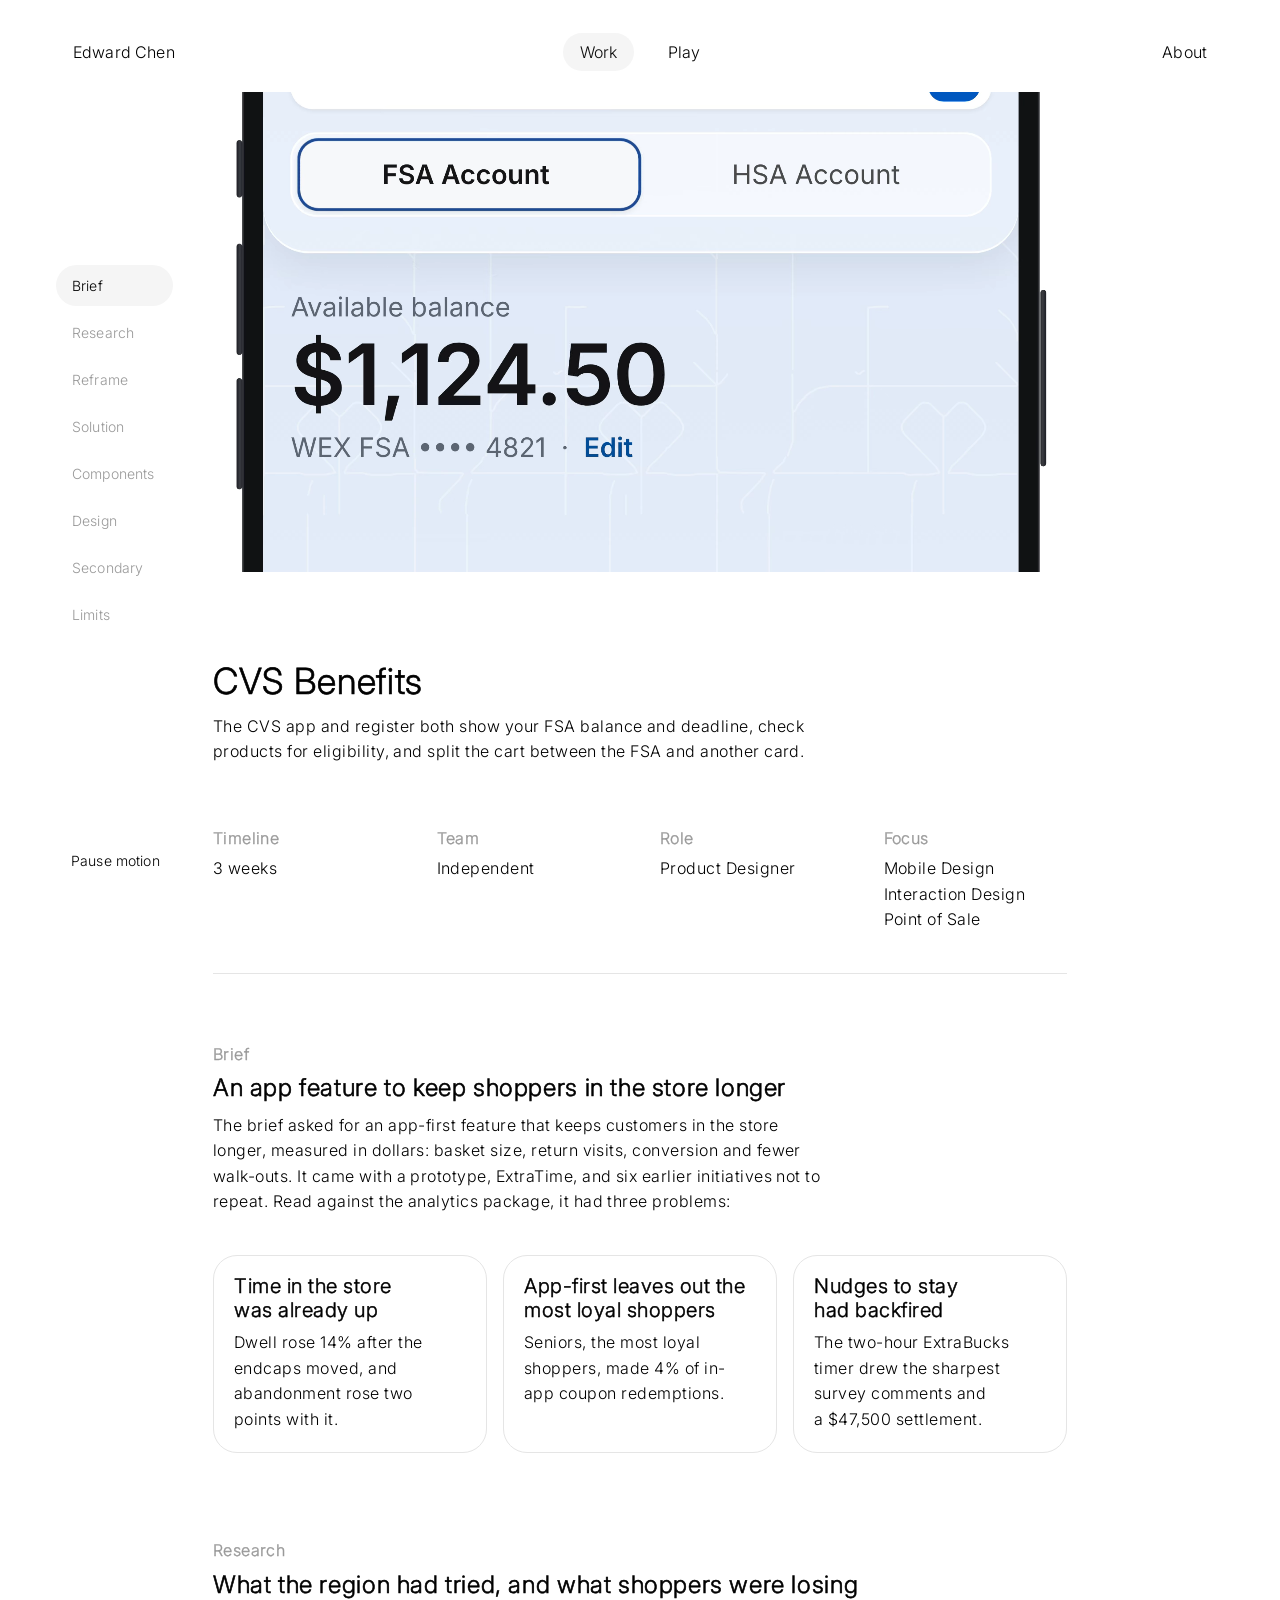
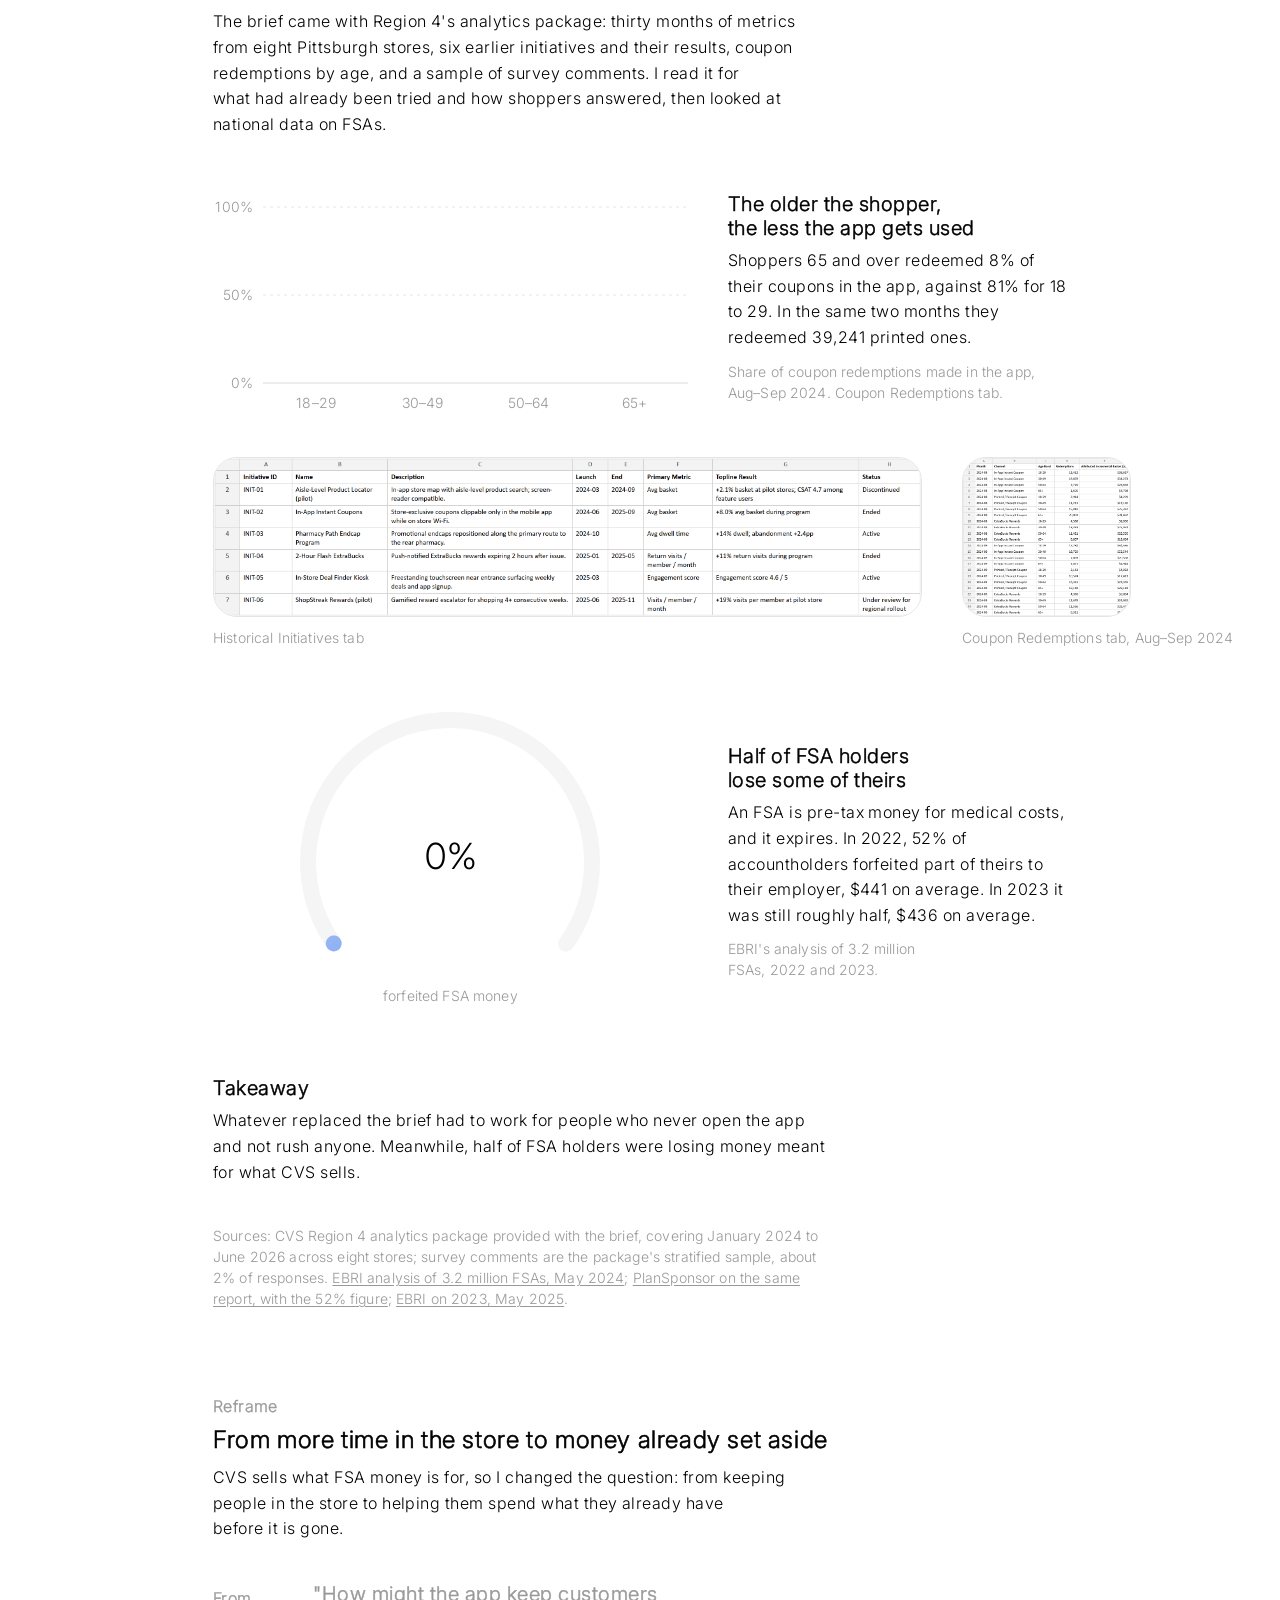
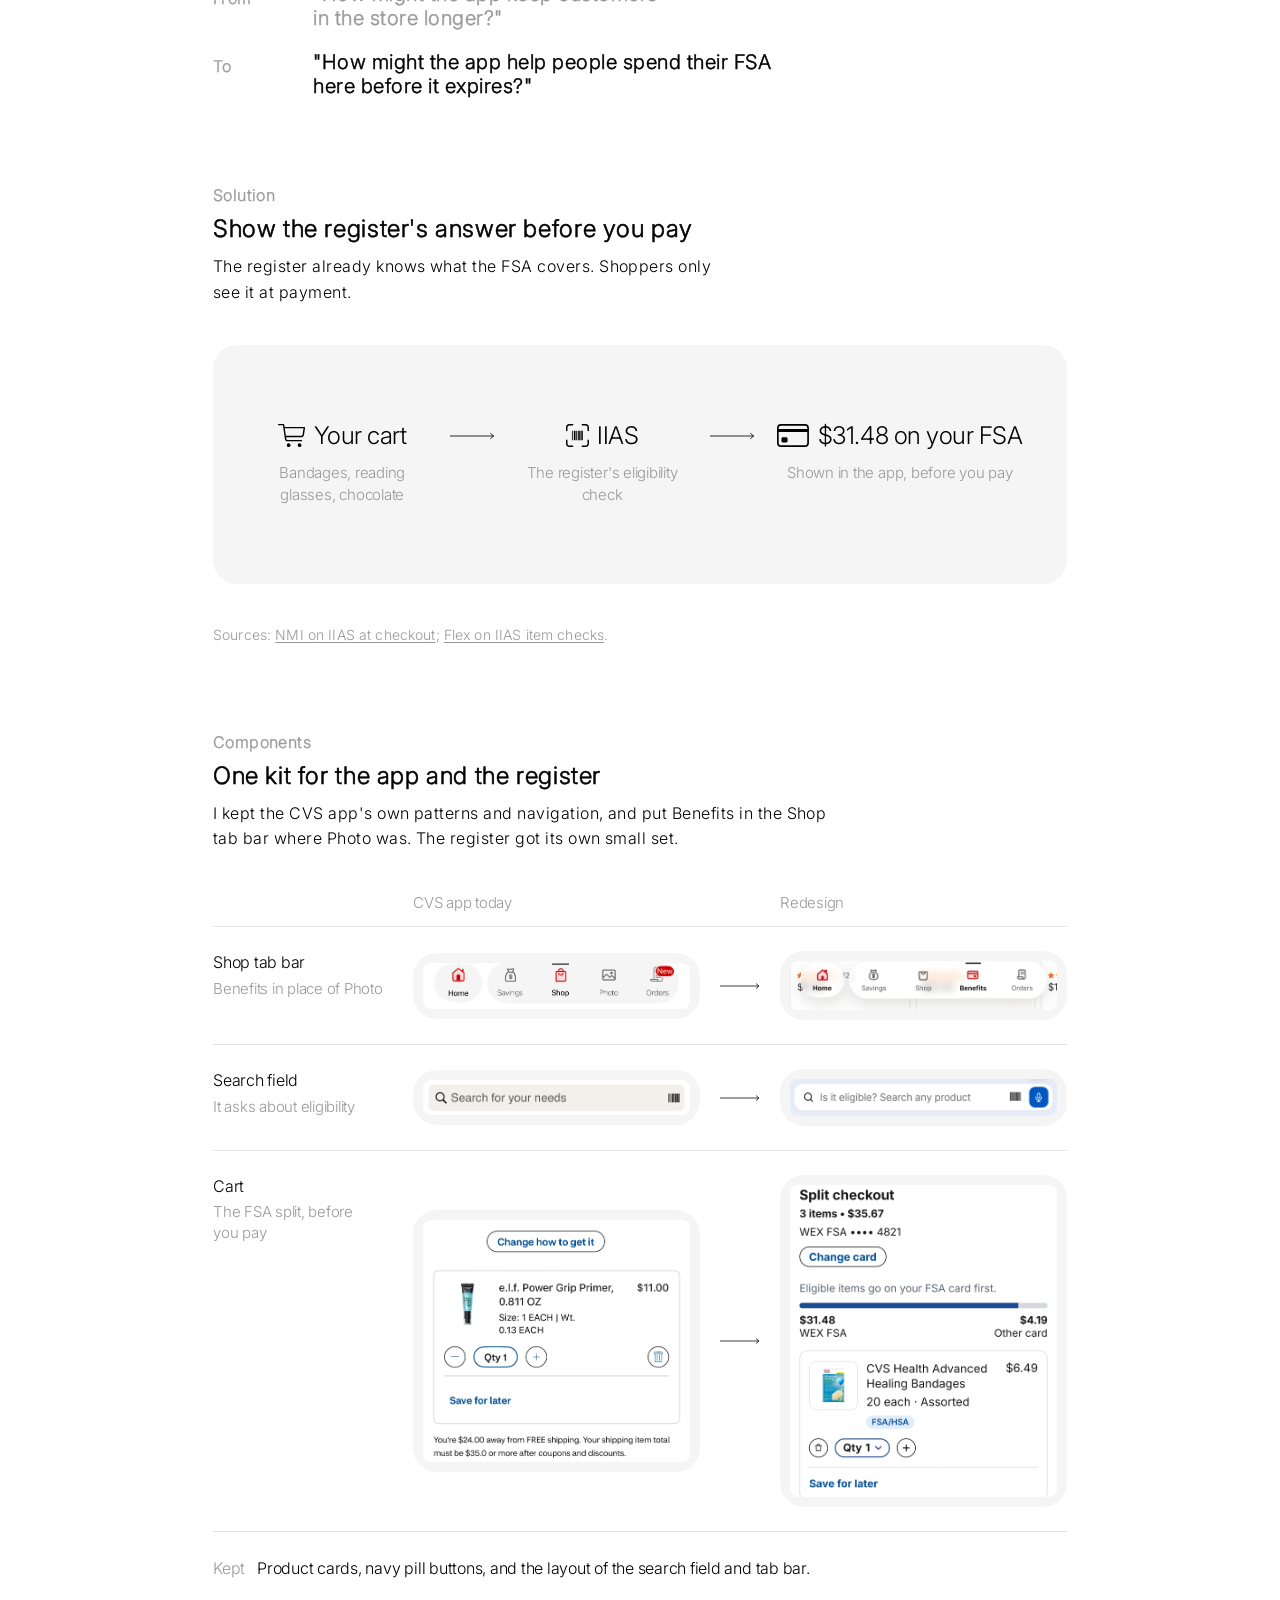
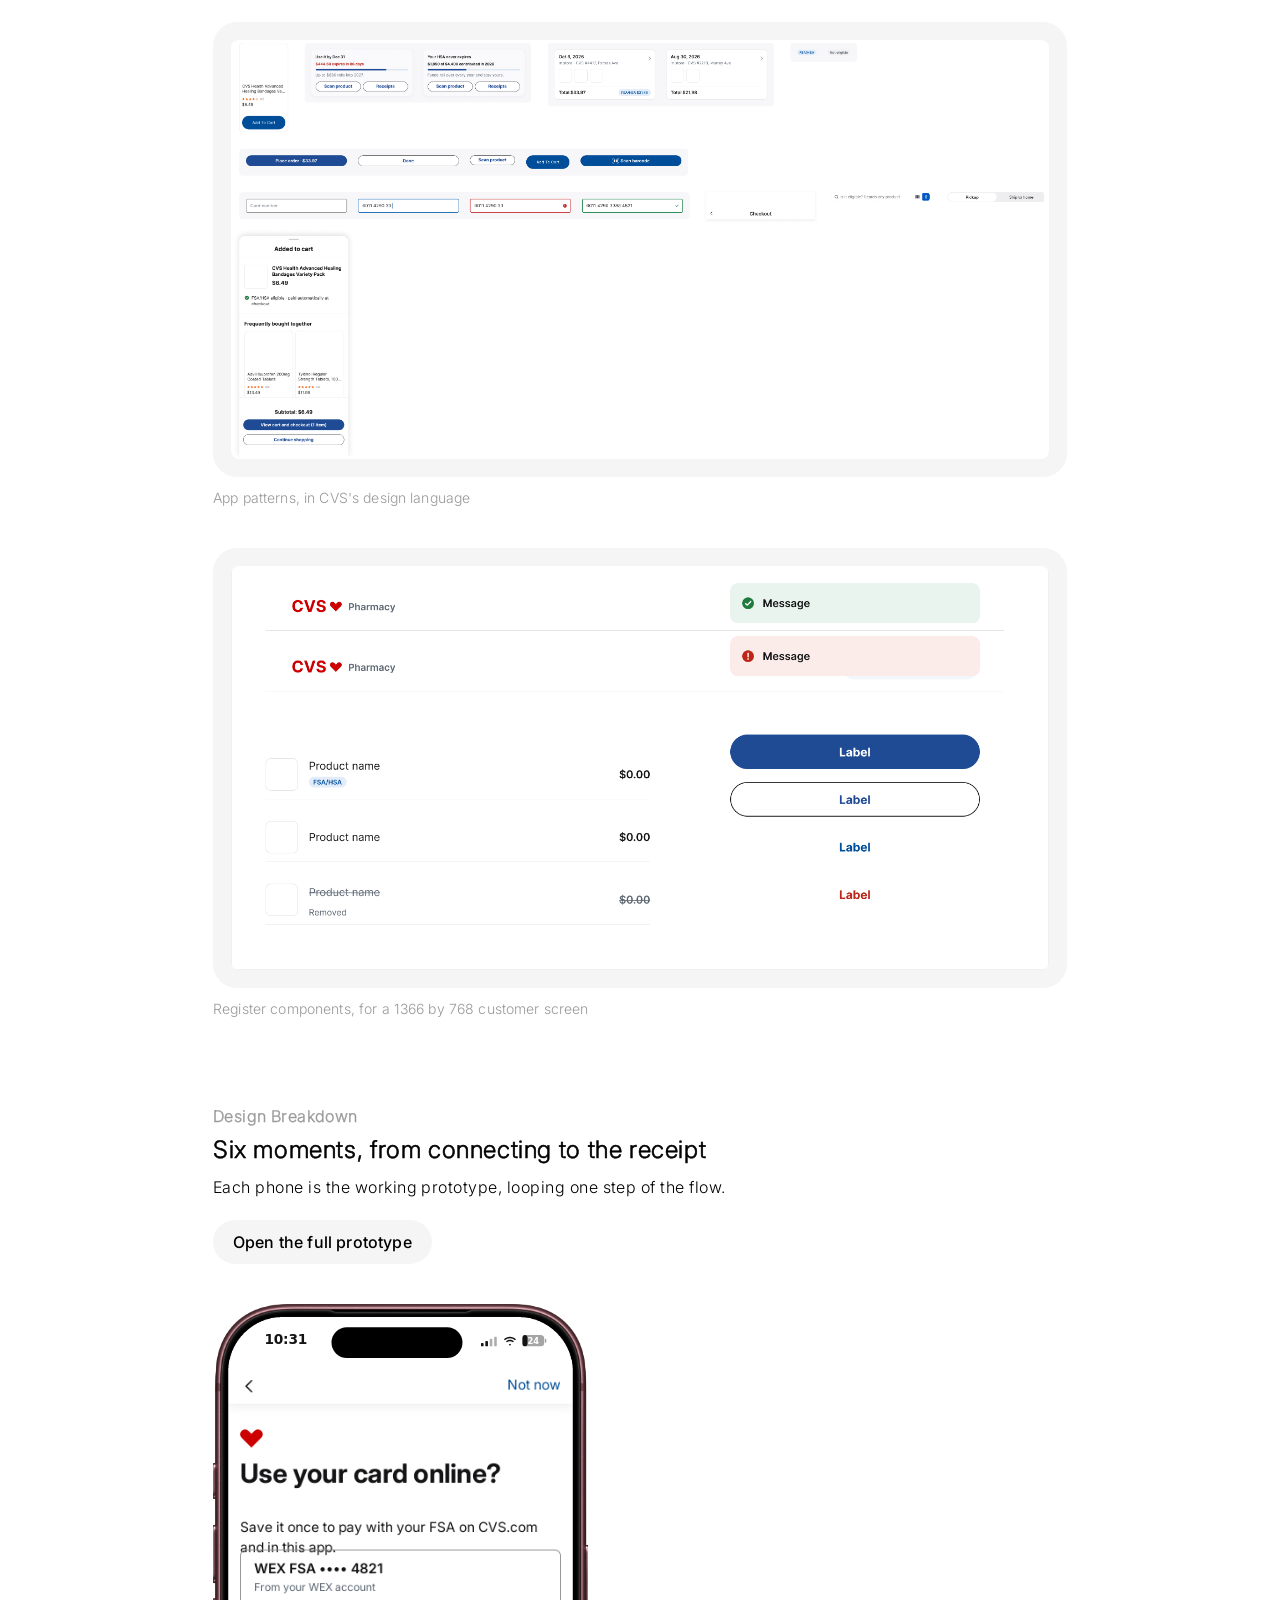
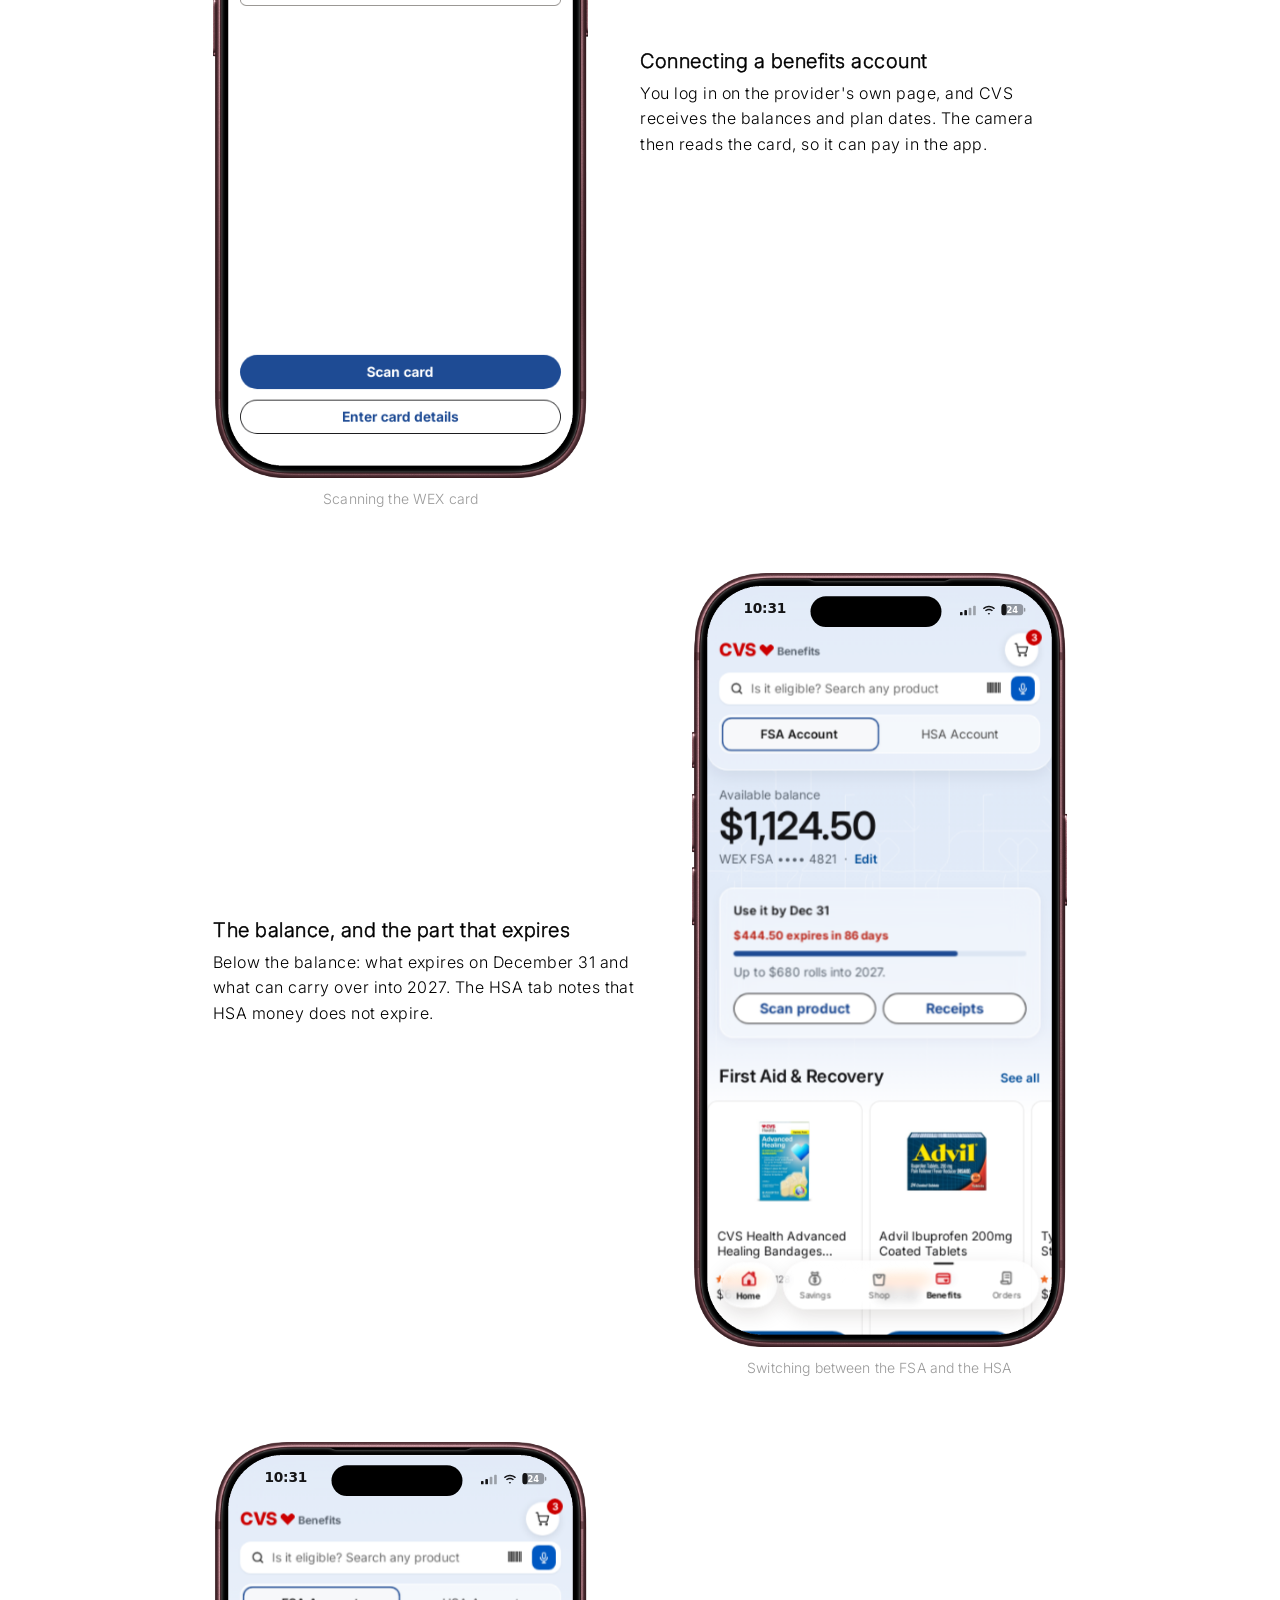
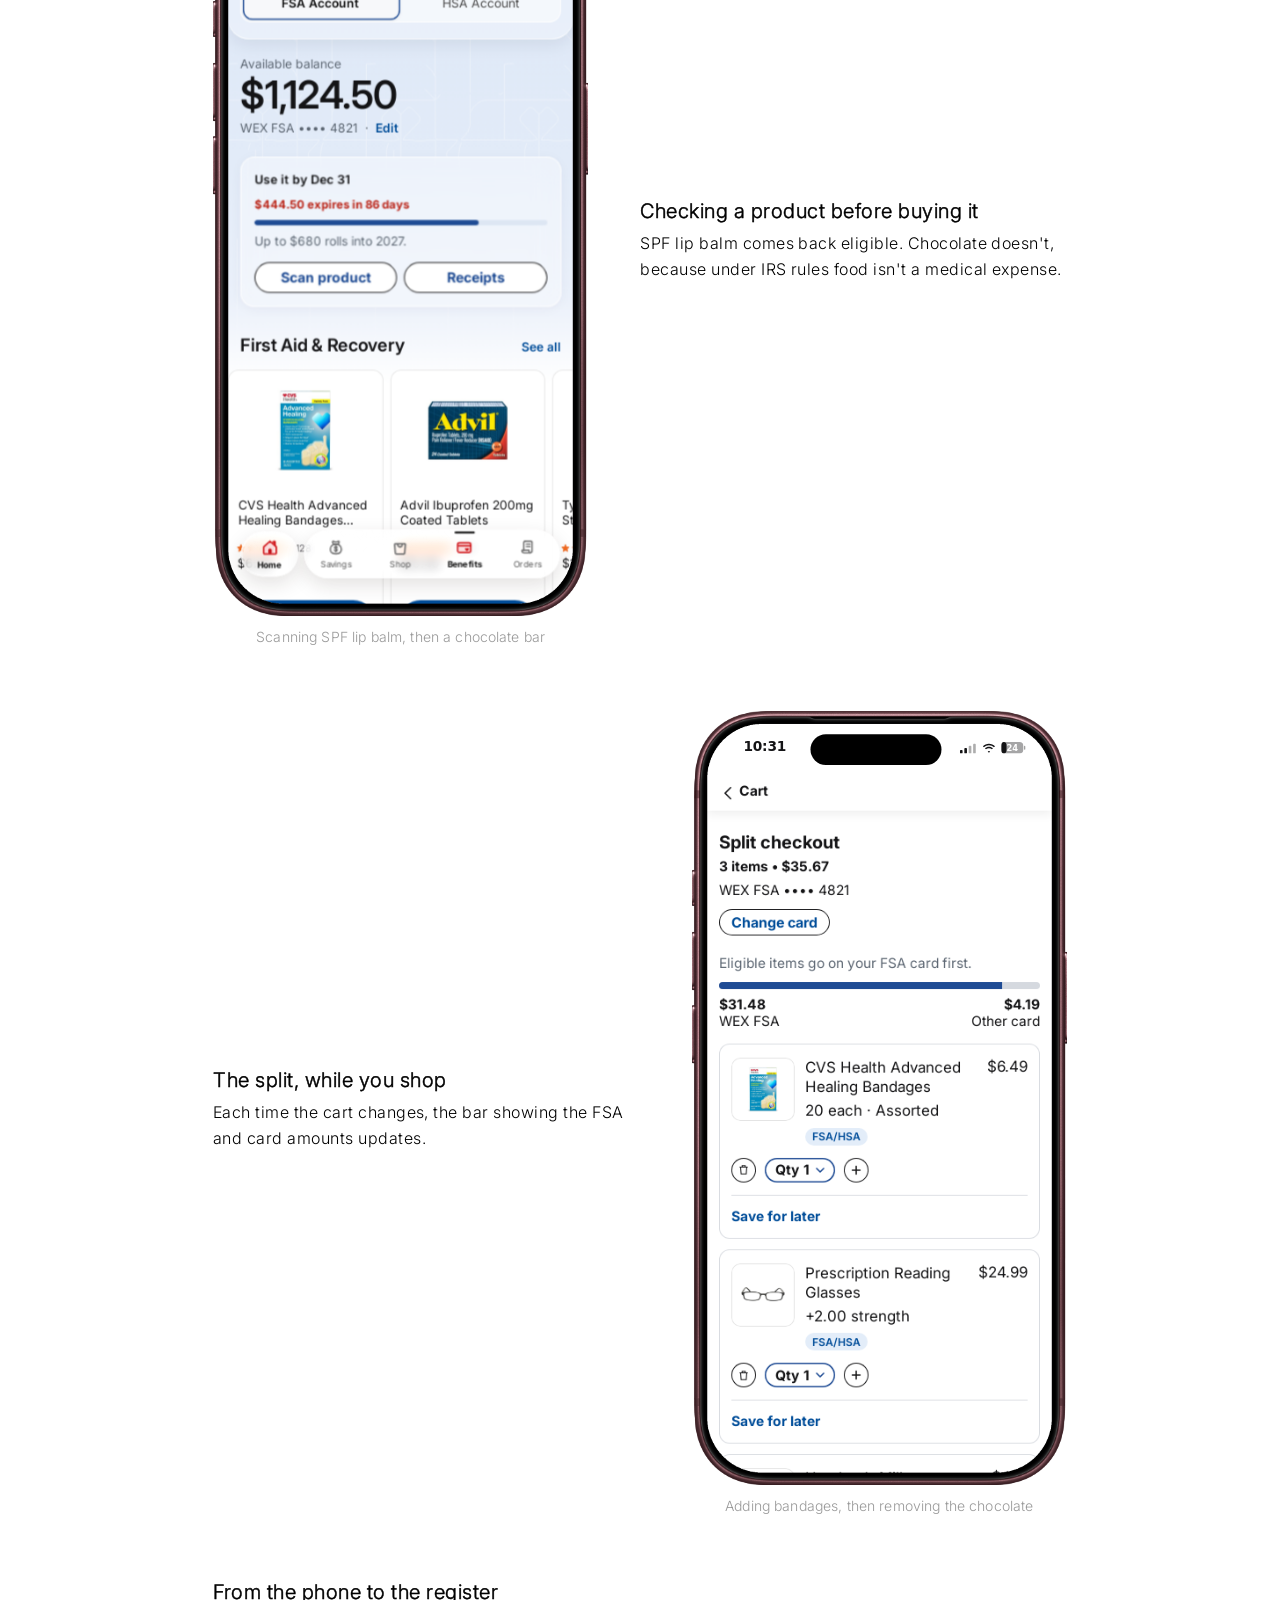
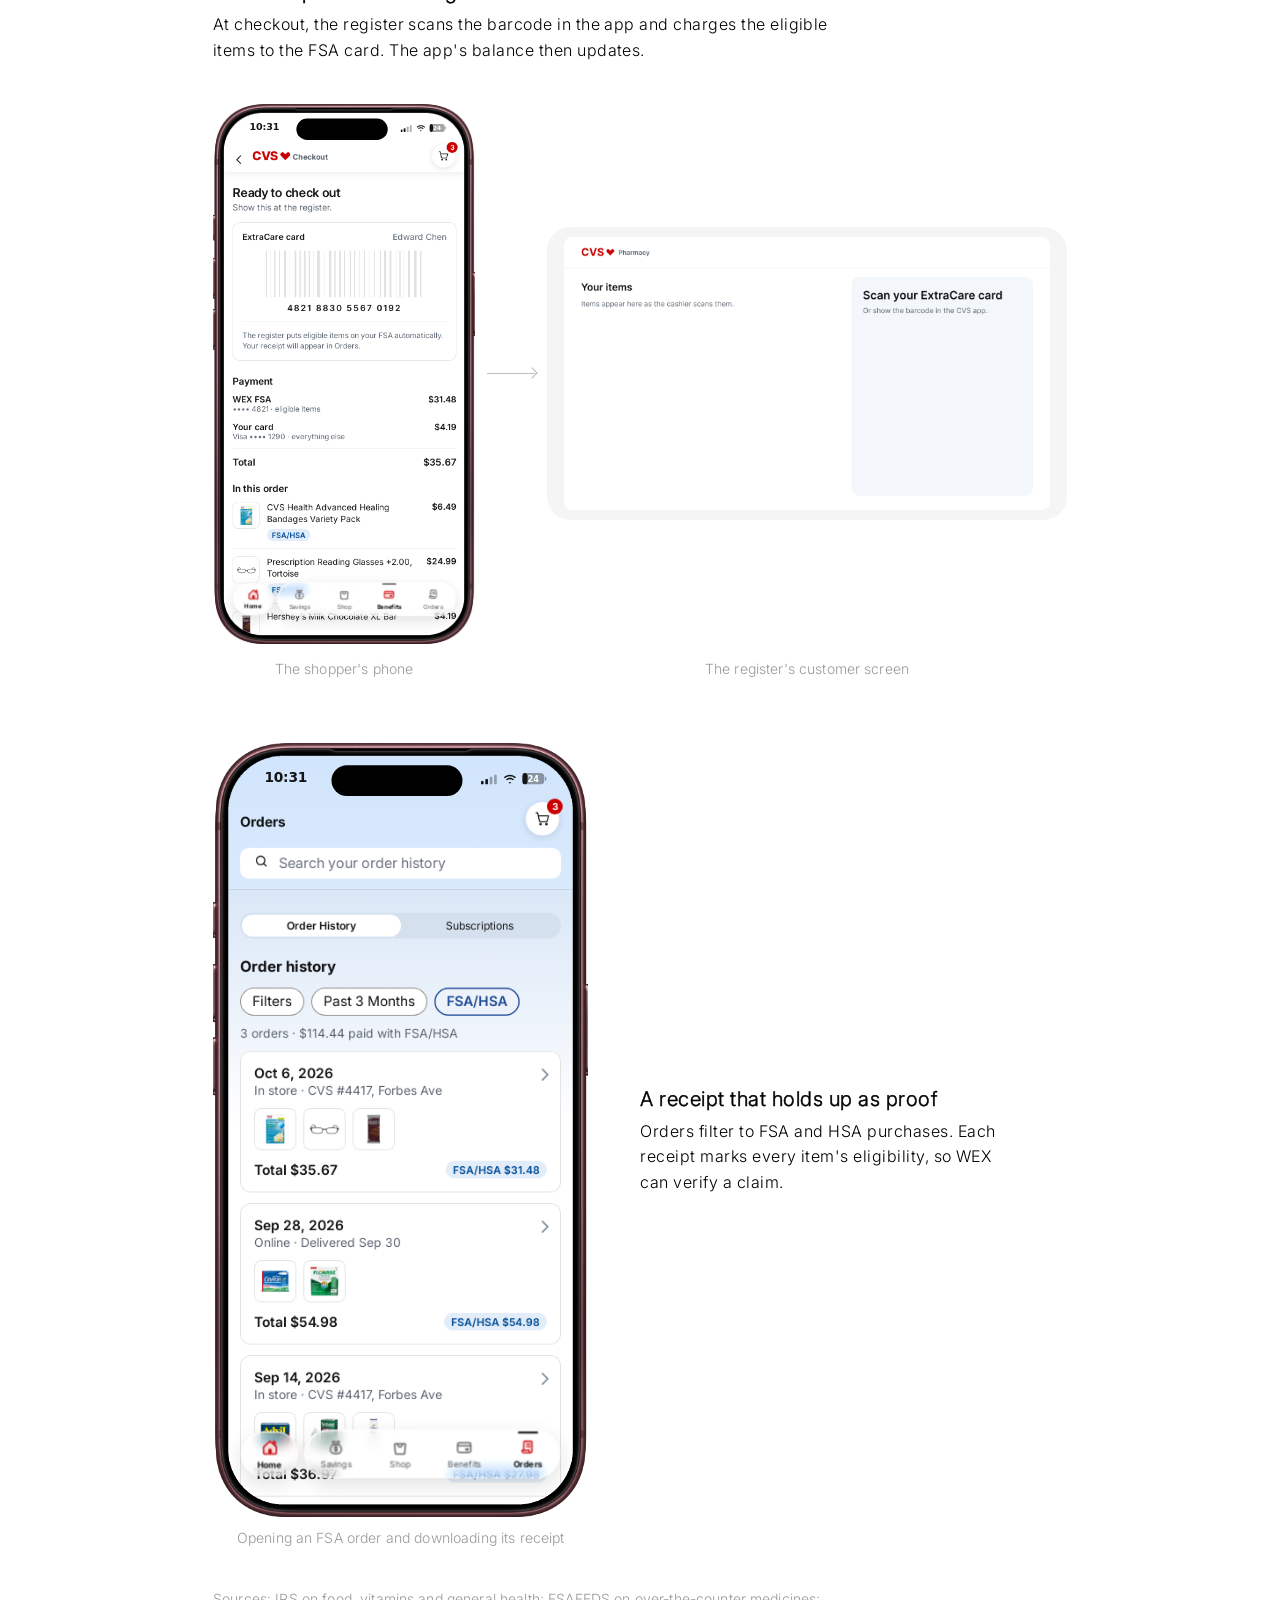
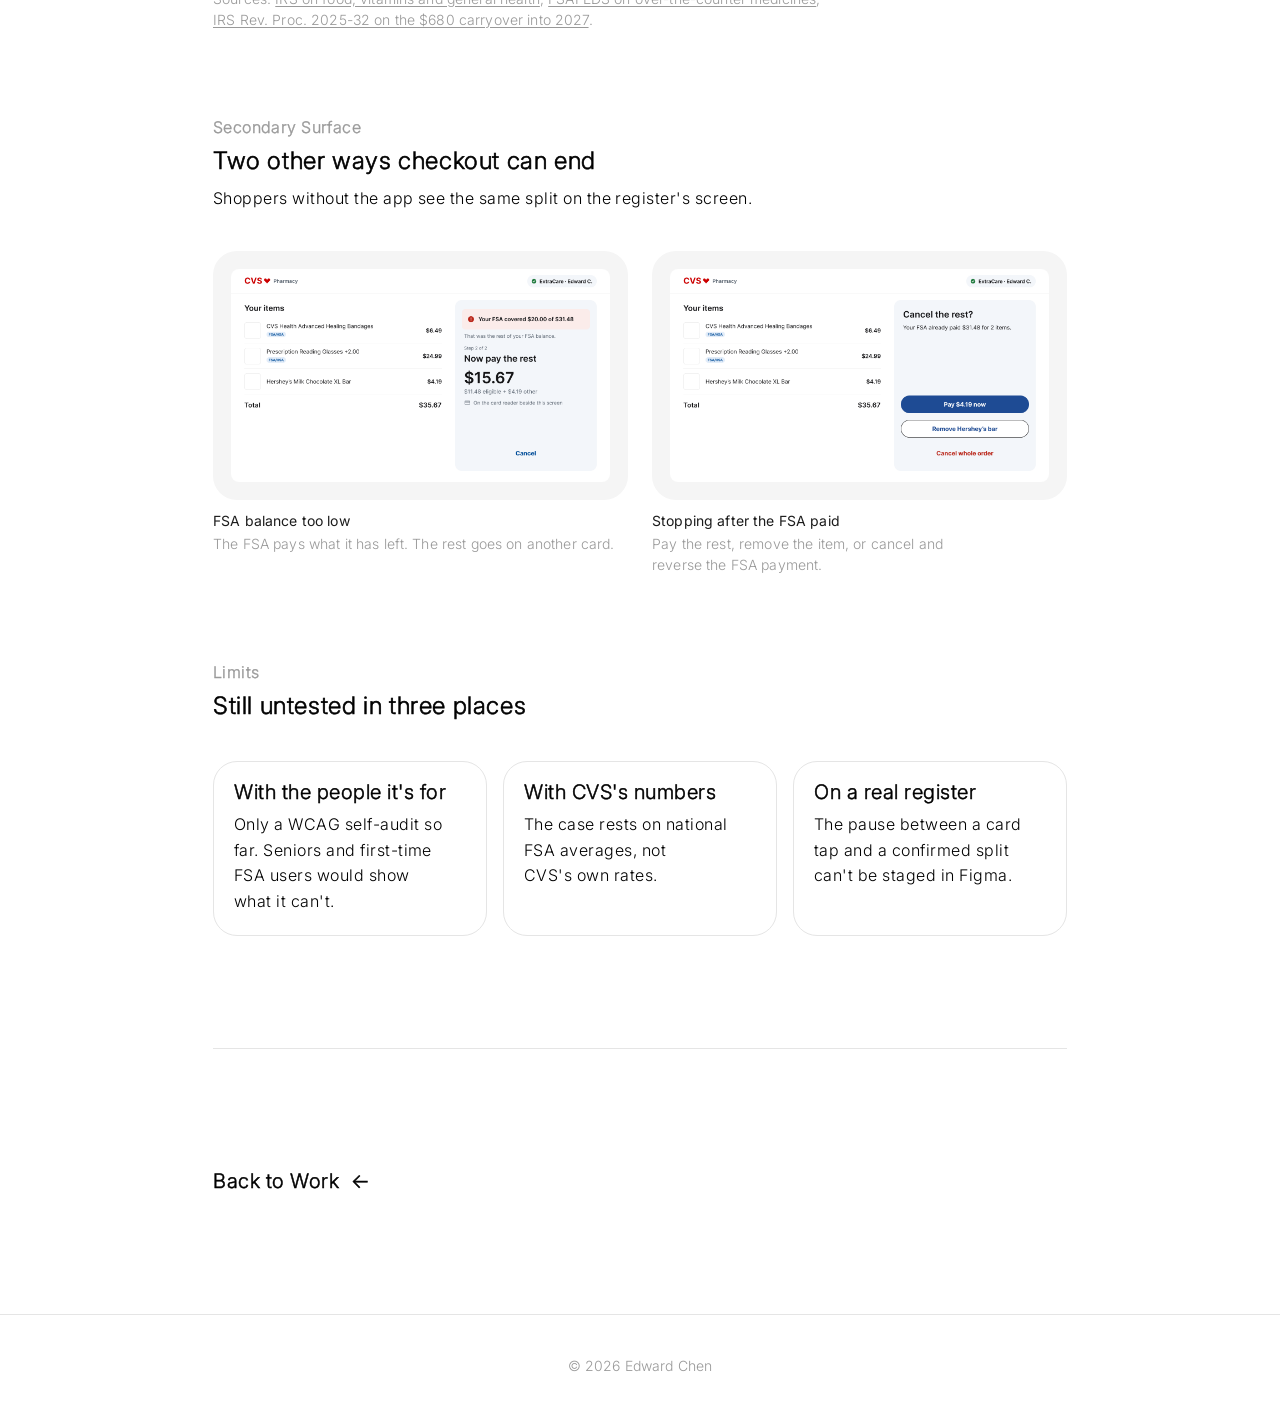
<file: work/cvs.html>
<!DOCTYPE html>
<html lang="en" class="type-wendy space-system">
<head>
  <meta charset="UTF-8" />
  <meta name="viewport" content="width=device-width, initial-scale=1.0" />
  <title>CVS Benefits — Edward Chen</title>
  <link rel="icon" href="../favicon.ico" sizes="any" />
  <link rel="apple-touch-icon" href="../apple-touch-icon.png" />
  <script src="../js/intro.js"></script>
  <link rel="preconnect" href="https://fonts.googleapis.com" />
  <link rel="preconnect" href="https://fonts.gstatic.com" crossorigin />
  <link rel="stylesheet" href="https://fonts.googleapis.com/css2?family=Inter:wght@300..700&display=swap" />
  <link rel="stylesheet" href="../css/style.css" />
  <script src="../js/page-transition.js"></script>
</head>
<body class="cap-page">

  <!-- NAV -->
  <nav class="nav">
    <a href="../index.html" class="nav-logo">Edward Chen</a>
    <div class="nav-center">
      <a href="../index.html#work" class="is-current">Work</a>
      <a href="../play.html">Play</a>
    </div>
    <a href="../about.html" class="nav-right">About</a>
  </nav>

  <!-- HERO IMAGE -->
  <section class="case-hero">
    <div class="case-hero-image" style="view-transition-name: proj-cvs">
      <video class="hero-film" data-film src="../images/cvs/hero.webm" poster="../images/cvs/hero-poster.webp" muted loop playsinline preload="metadata" aria-label="CVS Benefits in the app"></video>
    </div>
  </section>

  <!-- TITLE + INTRO -->
  <section class="case-intro">
    <h1 class="case-title">CVS Benefits</h1>
    <p class="case-description">
      The CVS app and register both show your FSA balance and deadline, check products for eligibility, and split the cart between the FSA and another card.
    </p>

    <div class="case-meta">
      <div class="meta-block">
        <div class="meta-label">Timeline</div>
        <div class="meta-value">3 weeks</div>
      </div>
      <div class="meta-block">
        <div class="meta-label">Team</div>
        <div class="meta-value">Independent</div>
      </div>
      <div class="meta-block">
        <div class="meta-label">Role</div>
        <div class="meta-value">Product Designer</div>
      </div>
      <div class="meta-block">
        <div class="meta-label">Focus</div>
        <div class="meta-value">Mobile Design<br/>Interaction Design<br/>Point of Sale</div>
      </div>
    </div>

    <!-- Section jump links -->
    <div class="case-toc">
      <a href="#brief">Brief</a>
      <a href="#research">Research</a>
      <a href="#reframe">Reframe</a>
      <a href="#solution">Solution</a>
      <a href="#components">Components</a>
      <a href="#breakdown">Design</a>
      <a href="#register">Secondary</a>
      <a href="#reflections">Limits</a>
    </div>
  </section>

  <!-- THE BRIEF, then THE REFRAME, after the opening of wendyyudesign.com/bumble:
       what was asked for, the problems with it, and the question that replaced it. -->
  <section id="brief" class="cap-section">
    <div class="cap-eyebrow">Brief</div>
    <h2 class="cap-title">An app feature to keep shoppers in the store longer</h2>
    <p class="cap-body">
      The brief asked for an app-first feature that keeps customers in the store longer, measured in dollars: basket size, return visits, conversion and fewer walk-outs. It came with a prototype, ExtraTime, and six earlier initiatives not to repeat. Read against the analytics package, it had three problems:
    </p>

    <div class="cap-cards">
      <div class="cap-card">
        <h3>Time in the store was already up</h3>
        <p>Dwell rose 14% after the endcaps moved, and abandonment rose two points with it.</p>
      </div>
      <div class="cap-card">
        <h3>App-first leaves out the most loyal shoppers</h3>
        <p>Seniors, the most loyal shoppers, made 4% of in-app coupon redemptions.</p>
      </div>
      <div class="cap-card">
        <h3>Nudges to stay had backfired</h3>
        <p>The two-hour ExtraBucks timer drew the sharpest survey comments and a $47,500 settlement.</p>
      </div>
    </div>
  </section>

  <!-- RESEARCH
       The evidence about the problem, in one place: the Region 4 package's
       finding with the sheets it came from, then the national FSA figure,
       then the takeaway that leads into the reframe. The app shares are
       computed from the Coupon Redemptions tab's monthly rows. -->
  <section id="research" class="cap-section">
    <div class="cap-eyebrow">Research</div>
    <h2 class="cap-title">What the region had tried, and what shoppers were losing</h2>
    <p class="cap-body">
      The brief came with Region 4's analytics package: thirty months of metrics from eight Pittsburgh stores, six earlier initiatives and their results, coupon redemptions by age, and a sample of survey comments. I read it for what had already been tried and how shoppers answered, then looked at national data on FSAs.
    </p>

    <div class="finding">
      <figure class="chart" data-chart="share" aria-label="Share of coupon redemptions made in the app, by age: 18 to 29, 81%; 30 to 49, 63%; 50 to 64, 32%; 65 and over, 8%."></figure>
      <div class="finding__text">
        <h3 class="cap-moment">The older the shopper, the less the app gets used</h3>
        <p class="cap-body">Shoppers 65 and over redeemed 8% of their coupons in the app, against 81% for 18 to 29. In the same two months they redeemed 39,241 printed ones.</p>
        <p class="finding__cap">Share of coupon redemptions made in the app, Aug–Sep 2024. Coupon Redemptions tab.</p>
      </div>
    </div>

    <!-- The sheets are the charts' sources, kept small: a reader who wants to
         check a figure opens the full sheet. -->
    <div class="cap-evidence is-ref">
      <figure class="cap-evidence__item">
        <a href="../images/cvs/research/initiatives.png" data-viewer data-cursor="view"><img class="cap-sheet" loading="lazy" decoding="async" src="../images/cvs/research/initiatives.png" width="2220" height="496" alt="The Historical Initiatives tab: six rows, INIT-01 to INIT-06, with each initiative's description, launch and end dates, stores, primary metric, topline result, status and owner" /></a>
        <figcaption class="cap-evidence__cap">Historical Initiatives tab</figcaption>
      </figure>
      <figure class="cap-evidence__item is-narrow">
        <a href="../images/cvs/research/coupons.png" data-viewer data-cursor="view"><img class="cap-sheet" loading="lazy" decoding="async" src="../images/cvs/research/coupons.png" width="1136" height="1078" alt="The Coupon Redemptions tab for August and September 2024: redemptions and attributed incremental basket by month, channel and age band, with in-app redemptions for shoppers 65 and over in the low thousands against twenty thousand printed coupons" /></a>
        <figcaption class="cap-evidence__cap">Coupon Redemptions tab, Aug–Sep 2024</figcaption>
      </figure>
    </div>

    <div class="finding">
      <figure class="chart" data-chart="forfeit" aria-label="52% of FSA accountholders forfeited funds in 2022."></figure>
      <div class="finding__text">
        <h3 class="cap-moment">Half of FSA holders lose some of theirs</h3>
        <p class="cap-body">An FSA is pre-tax money for medical costs, and it expires. In 2022, 52% of accountholders forfeited part of theirs to their employer, $441 on average. In 2023 it was still roughly half, $436 on average.</p>
        <p class="finding__cap">EBRI's analysis of 3.2 million FSAs, 2022 and 2023.</p>
      </div>
    </div>

    <h3 class="cap-moment">Takeaway</h3>
    <p class="cap-body">
      Whatever replaced the brief had to work for people who never open the app and not rush anyone. Meanwhile, half of FSA holders were losing money meant for what CVS sells.
    </p>

    <p class="case-sources">
      Sources: CVS Region 4 analytics package provided with the brief, covering January 2024 to June 2026 across eight stores; survey comments are the package's stratified sample, about 2% of responses.
      <a href="https://www.ebri.org/content/new-analysis-of-3.2-million-flexible-spending-accounts-finds-average-contributions-increasing-while-half-forfeiting-funds-to-their-employers" target="_blank" rel="noopener">EBRI analysis of 3.2 million FSAs, May 2024</a>;
      <a href="https://www.plansponsor.com/flexible-savings-account-forfeitures-slightly-on-the-rise/" target="_blank" rel="noopener">PlanSponsor on the same report, with the 52% figure</a>;
      <a href="https://www.ebri.org/content/updates-from-ebri-s-flexible-spending-account-database" target="_blank" rel="noopener">EBRI on 2023, May 2025</a>.
    </p>
  </section>

  <section id="reframe" class="cap-section">
    <div class="cap-eyebrow">Reframe</div>
    <h2 class="cap-title">From more time in the store to money already set aside</h2>
    <p class="cap-body">
      CVS sells what FSA money is for, so I changed the question: from keeping people in the store to helping them spend what they already have before it is gone.
    </p>

    <div class="reframe">
      <p class="reframe-label">From</p>
      <p class="reframe-text is-from">"How might the app keep customers in the store longer?"</p>
      <p class="reframe-label">To</p>
      <p class="reframe-text">"How might the app help people spend their FSA here before it expires?"</p>
    </div>
  </section>



  <!-- SOLUTION: the line, then the answer the register already has, as a
       diagram after the opportunity on wendyyudesign.com/capsule. Its icons
       are SF Symbols (cart, barcode.viewfinder, creditcard; SF Pro Light,
       outlined in Figma from the font's own glyphs). -->
  <section id="solution" class="cap-section">
    <div class="cap-eyebrow">Solution</div>
    <h2 class="cap-title">Show the register's answer before you pay</h2>
    <p class="cap-body">
      The register already knows what the FSA covers. Shoppers only see it at payment.
    </p>

    <div class="flow-plate" role="img" aria-label="A cart of bandages, reading glasses and chocolate goes through IIAS, the register's eligibility check, and the app shows $31.48 can go on your FSA before you pay.">
      <span class="flow-big is-1"><svg class="flow-icon" viewBox="0 0 112 95" aria-hidden="true" data-sf="cart"><path d="M38.916 71.3379C35.7259 71.3379 33.2845 70.459 31.5918 68.7012C29.9316 66.9108 28.8737 64.4531 28.418 61.3281L20.2637 5.61523H2.73438C1.98568 5.61523 1.33464 5.33854 0.78125 4.78516C0.260417 4.23177 0 3.56445 0 2.7832C0 2.03451 0.260417 1.38346 0.78125 0.830078C1.33464 0.276693 1.98568 0 2.73438 0H20.5566C22.5098 0 23.8281 0.374349 24.5117 1.12305C25.2279 1.83919 25.6836 2.91341 25.8789 4.3457L34.2773 60.4492C34.5052 62.1419 35.0911 63.444 36.0352 64.3555C36.9792 65.2669 38.1999 65.7227 39.6973 65.7227H96.6797C97.4284 65.7227 98.0632 65.9993 98.584 66.5527C99.1374 67.0736 99.4141 67.7409 99.4141 68.5547C99.4141 69.3685 99.1374 70.0358 98.584 70.5566C98.0632 71.0775 97.4284 71.3379 96.6797 71.3379H38.916ZM30.2734 54.1016L30.0781 48.4863H95.8984C97.4609 48.4863 98.6654 48.0143 99.5117 47.0703C100.358 46.1263 100.895 44.8242 101.123 43.1641L104.98 17.7246H25.5371L25.3906 12.0605H107.422C108.626 12.0605 109.57 12.3861 110.254 13.0371C110.938 13.6556 111.279 14.4857 111.279 15.5273C111.279 15.6901 111.263 15.9505 111.23 16.3086C111.198 16.6341 111.149 16.9434 111.084 17.2363L107.031 43.7988C106.543 47.0215 105.452 49.5443 103.76 51.3672C102.1 53.1901 99.6257 54.1016 96.3379 54.1016H30.2734ZM43.9941 94.873C42.5293 94.873 41.2272 94.5312 40.0879 93.8477C38.9486 93.1641 38.0371 92.2363 37.3535 91.0645C36.6699 89.9251 36.3281 88.6556 36.3281 87.2559C36.3281 85.8561 36.6699 84.5703 37.3535 83.3984C38.0371 82.2266 38.9486 81.2988 40.0879 80.6152C41.2272 79.9642 42.5293 79.6387 43.9941 79.6387C46.0775 79.6387 47.8678 80.3711 49.3652 81.8359C50.8626 83.3333 51.6113 85.14 51.6113 87.2559C51.6113 89.3717 50.8626 91.1621 49.3652 92.627C47.8678 94.1243 46.0775 94.873 43.9941 94.873ZM88.7695 94.873C86.6862 94.873 84.8796 94.1243 83.3496 92.627C81.8522 91.1621 81.1035 89.3717 81.1035 87.2559C81.1035 85.8561 81.4453 84.5703 82.1289 83.3984C82.8451 82.2266 83.7728 81.2988 84.9121 80.6152C86.084 79.9642 87.3698 79.6387 88.7695 79.6387C90.918 79.6387 92.7246 80.3711 94.1895 81.8359C95.6868 83.3333 96.4355 85.14 96.4355 87.2559C96.4355 89.3717 95.6868 91.1621 94.1895 92.627C92.7246 94.1243 90.918 94.873 88.7695 94.873Z" /></svg>Your cart</span>
      <svg class="flow-arrow is-1" viewBox="0 0 80 12" aria-hidden="true"><path d="M0 6H78M72 1l6 5-6 5" /></svg>
      <span class="flow-big is-2"><svg class="flow-icon" viewBox="0 0 94 94" aria-hidden="true" data-sf="barcode.viewfinder"><path d="M2.97852 29.834C0.992839 29.834 0 28.8086 0 26.7578V14.209C0 9.48893 1.20443 5.94076 3.61328 3.56445C6.02214 1.18815 9.60286 0 14.3555 0H26.9043C28.9551 0 29.9805 0.992839 29.9805 2.97852C29.9805 4.99674 28.9551 6.00586 26.9043 6.00586H14.502C11.735 6.00586 9.61914 6.72201 8.1543 8.1543C6.72201 9.58659 6.00586 11.7188 6.00586 14.5508V26.7578C6.00586 28.8086 4.99674 29.834 2.97852 29.834ZM90.3809 29.834C88.3952 29.834 87.4023 28.8086 87.4023 26.7578V14.5508C87.4023 11.7188 86.6536 9.58659 85.1562 8.1543C83.6589 6.72201 81.5592 6.00586 78.8574 6.00586H66.5039C64.4531 6.00586 63.4277 4.99674 63.4277 2.97852C63.4277 0.992839 64.4531 0 66.5039 0H79.0039C83.7891 0 87.3861 1.20443 89.7949 3.61328C92.2038 5.98958 93.4082 9.52148 93.4082 14.209V26.7578C93.4082 28.8086 92.3991 29.834 90.3809 29.834ZM14.3555 93.3594C9.60286 93.3594 6.02214 92.1549 3.61328 89.7461C1.20443 87.3698 0 83.8216 0 79.1016V66.6016C0 64.5508 0.992839 63.5254 2.97852 63.5254C4.99674 63.5254 6.00586 64.5508 6.00586 66.6016V78.8086C6.00586 81.6406 6.72201 83.7728 8.1543 85.2051C9.61914 86.6374 11.735 87.3535 14.502 87.3535H26.9043C28.9551 87.3535 29.9805 88.3626 29.9805 90.3809C29.9805 92.3665 28.9551 93.3594 26.9043 93.3594H14.3555ZM66.5039 93.3594C64.4531 93.3594 63.4277 92.3665 63.4277 90.3809C63.4277 88.3626 64.4531 87.3535 66.5039 87.3535H78.8574C81.5592 87.3535 83.6589 86.6374 85.1562 85.2051C86.6536 83.7728 87.4023 81.6406 87.4023 78.8086V66.6016C87.4023 64.5508 88.3952 63.5254 90.3809 63.5254C92.3991 63.5254 93.4082 64.5508 93.4082 66.6016V79.1016C93.4082 83.8216 92.2038 87.3698 89.7949 89.7461C87.3861 92.1549 83.7891 93.3594 79.0039 93.3594H66.5039ZM24.0723 66.1621V27.1973H27.4902V66.1621H24.0723ZM31.9336 66.1621V27.1973H38.6719V66.1621H31.9336ZM41.6504 66.1621V27.1973H45.8496V66.1621H41.6504ZM49.6094 66.1621V27.1973H56.1035V66.1621H49.6094ZM58.7891 66.1621V27.1973H63.9648V66.1621H58.7891ZM65.8691 66.1621V27.1973H69.1406V66.1621H65.8691Z" /></svg>IIAS</span>
      <svg class="flow-arrow is-2" viewBox="0 0 80 12" aria-hidden="true"><path d="M0 6H78M72 1l6 5-6 5" /></svg>
      <span class="flow-big is-3"><svg class="flow-icon" viewBox="0 0 114 82" aria-hidden="true" data-sf="creditcard"><path d="M20.752 65.5762C19.3197 65.5762 18.1641 65.153 17.2852 64.3066C16.4062 63.4277 15.9668 62.2884 15.9668 60.8887V51.8555C15.9668 50.4557 16.4062 49.3327 17.2852 48.4863C18.1641 47.6074 19.3197 47.168 20.752 47.168H32.7148C34.1471 47.168 35.3027 47.6074 36.1816 48.4863C37.0605 49.3327 37.5 50.4557 37.5 51.8555V60.8887C37.5 62.2884 37.0605 63.4277 36.1816 64.3066C35.3027 65.153 34.1471 65.5762 32.7148 65.5762H20.752ZM3.17383 28.7598V17.8711H110.4V28.7598H3.17383ZM14.3555 81.4941C9.60286 81.4941 6.02214 80.306 3.61328 77.9297C1.20443 75.5534 0 72.0052 0 67.2852V14.2578C0 9.50521 1.20443 5.94076 3.61328 3.56445C6.02214 1.18815 9.60286 0 14.3555 0H99.0234C103.809 0 107.406 1.20443 109.814 3.61328C112.223 6.02214 113.428 9.57031 113.428 14.2578V67.2852C113.428 71.9727 112.223 75.5046 109.814 77.8809C107.406 80.2897 103.809 81.4941 99.0234 81.4941H14.3555ZM14.502 75.5371H98.9258C101.628 75.5371 103.711 74.821 105.176 73.3887C106.673 71.9238 107.422 69.7754 107.422 66.9434V14.5508C107.422 11.7513 106.673 9.61914 105.176 8.1543C103.711 6.68945 101.628 5.95703 98.9258 5.95703H14.502C11.735 5.95703 9.61914 6.68945 8.1543 8.1543C6.72201 9.61914 6.00586 11.7513 6.00586 14.5508V66.9434C6.00586 69.7754 6.72201 71.9238 8.1543 73.3887C9.61914 74.821 11.735 75.5371 14.502 75.5371Z" /></svg>$31.48 on your FSA</span>
      <span class="flow-small is-1">Bandages, reading glasses, chocolate</span>
      <span class="flow-small is-2">The register's eligibility check</span>
      <span class="flow-small is-3">Shown in the app, before you pay</span>
    </div>

    <p class="case-sources">
      Sources:
      <a href="https://docs.nmi.com/docs/fsa-support" target="_blank" rel="noopener">NMI on IIAS at checkout</a>;
      <a href="https://docs.withflex.com/compliance/iias" target="_blank" rel="noopener">Flex on IIAS item checks</a>.
    </p>
  </section>

  <!-- COMPONENTS: the kit behind the screens, shown from the Figma file. -->
  <section id="components" class="cap-section">
    <div class="cap-eyebrow">Components</div>
    <h2 class="cap-title">One kit for the app and the register</h2>
    <p class="cap-body">
      I kept the CVS app's own patterns and navigation, and put Benefits in the Shop tab bar where Photo was. The register got its own small set.
    </p>

    <!-- WHAT CHANGED, shown on the app itself: only the parts that differ,
         each as the CVS app has it today, an arrow, then the redesign's.
         What stayed the same is one line under them, since a picture of two
         matching parts says nothing. Today's are cropped from untouched
         screenshots of the app (July 2026): the Shop tab bar from IMG_8278,
         the search field from IMG_8270 and the cart from IMG_8284 (cropped
         below the shipping ZIP code). The redesign's are cropped from stills
         of the prototype: its home and its cart. -->
    <div class="kc">
      <p class="kc-head" aria-hidden="true"><span></span><span>CVS app today</span><span></span><span>Redesign</span></p>
      <div class="kc-row">
        <p class="kc-label">Shop tab bar<span class="kc-note">Benefits in place of Photo</span></p>
        <figure class="kc-cell">
          <div class="kc-plate"><img loading="lazy" decoding="async" src="../images/cvs/original/tabbar-shop.webp" width="1206" height="207" alt="The CVS app Shop tab bar today: Home, Savings, Shop, Photo and Orders" /></div>
          <figcaption class="kc-tag">CVS app today</figcaption>
        </figure>
        <svg class="kc-arrow" viewBox="0 0 80 12" aria-hidden="true"><path d="M0 6H78M72 1l6 5-6 5" /></svg>
        <figure class="kc-cell">
          <div class="kc-plate"><img loading="lazy" decoding="async" src="../images/cvs/original/tabbar-redesign.webp" width="1179" height="217" alt="The redesigned tab bar: Home, Savings, Shop, Benefits and Orders" /></div>
          <figcaption class="kc-tag">Redesign</figcaption>
        </figure>
      </div>
      <div class="kc-row">
        <p class="kc-label">Search field<span class="kc-note">It asks about eligibility</span></p>
        <figure class="kc-cell">
          <div class="kc-plate"><img loading="lazy" decoding="async" src="../images/cvs/original/search-today.webp" width="1158" height="152" alt="The search field in the CVS app today: Search for your needs, with a barcode button" /></div>
          <figcaption class="kc-tag">CVS app today</figcaption>
        </figure>
        <svg class="kc-arrow" viewBox="0 0 80 12" aria-hidden="true"><path d="M0 6H78M72 1l6 5-6 5" /></svg>
        <figure class="kc-cell">
          <div class="kc-plate"><img loading="lazy" decoding="async" src="../images/cvs/original/search-redesign.webp" width="1132" height="153" alt="The search field in the redesign: Is it eligible? Search any product, with barcode and voice buttons" /></div>
          <figcaption class="kc-tag">Redesign</figcaption>
        </figure>
      </div>
      <div class="kc-row">
        <p class="kc-label">Cart<span class="kc-note">The FSA split, before you pay</span></p>
        <figure class="kc-cell">
          <div class="kc-plate"><img loading="lazy" decoding="async" src="../images/cvs/original/cart-today.webp" width="1206" height="1096" alt="The CVS app cart today: an e.l.f. primer for $11.00, and how far the order is from free shipping, with nothing about an FSA" /></div>
          <figcaption class="kc-tag">CVS app today</figcaption>
        </figure>
        <svg class="kc-arrow" viewBox="0 0 80 12" aria-hidden="true"><path d="M0 6H78M72 1l6 5-6 5" /></svg>
        <figure class="kc-cell">
          <div class="kc-plate"><img loading="lazy" decoding="async" src="../images/cvs/original/cart-redesign.webp" width="1179" height="1380" alt="The redesigned cart: Split checkout, $31.48 on the WEX FSA and $4.19 on another card, with the bandages tagged FSA/HSA" /></div>
          <figcaption class="kc-tag">Redesign</figcaption>
        </figure>
      </div>
      <p class="kc-kept"><span class="kc-kept__label">Kept</span>Product cards, navy pill buttons, and the layout of the search field and tab bar.</p>
    </div>

    <div class="pos-flow is-single">
      <figure class="pos-state">
        <div class="pos-plate"><a href="../images/cvs/kit/patterns.png" data-viewer data-cursor="view"><img loading="lazy" decoding="async" src="../images/cvs/kit/patterns.png" alt="The app components: a product card, the FSA and HSA account cards, two order cards, the FSA/HSA and Not eligible tags, five button styles, a text field in default, focus, error and valid states, a sub-page header, the benefits search field, a pickup or ship segmented control, and the added-to-cart sheet" /></a></div>
        <figcaption class="pos-state__cap">App patterns, in CVS's design language</figcaption>
      </figure>
      <figure class="pos-state">
        <div class="pos-plate"><a href="../images/cvs/kit/pos.png" data-viewer data-cursor="view"><img loading="lazy" decoding="async" src="../images/cvs/kit/pos.png" alt="The register components: the customer-screen header with and without a recognised shopper, an item row in eligible, not eligible and removed states, a success and a warning banner, and primary, outlined, text and danger button styles" /></a></div>
        <figcaption class="pos-state__cap">Register components, for a 1366 by 768 customer screen</figcaption>
      </figure>
    </div>
  </section>

  <!-- DESIGN BREAKDOWN -->
  <section id="breakdown" class="cap-section">
    <div class="cap-eyebrow">Design Breakdown</div>
    <h2 class="cap-title">Six moments, from connecting to the receipt</h2>
    <p class="cap-body">Each phone is the working prototype, looping one step of the flow.</p>
    <p class="proto-open">
      <a href="cvs-prototype.html" class="pill-button" target="_blank" rel="noopener" data-cursor="view">Open the full prototype</a>
      <button type="button" class="motion-toggle lg-glass">Pause motion</button>
    </p>

    <div class="split-row has-title">
      <div class="split-art is-phone">
        <figure class="proto-demo">
          <div class="proto-phone">
            <img class="proto-poster" src="../images/cvs/intro.png" alt="" aria-hidden="true" />
            <div class="proto-screen">
              <iframe data-src="cvs-prototype.html?embed&amp;scene=connect" title="Prototype: scanning the WEX card to save it" loading="lazy"></iframe>
            </div>
            <img class="proto-frame" src="../images/cvs/frame.png" alt="" aria-hidden="true" />
          </div>
          <figcaption class="proto-cap">Scanning the WEX card</figcaption>
        </figure>
      </div>
      <div class="split-text">
        <h3 class="cap-moment">Connecting a benefits account</h3>
        <p class="cap-body">You log in on the provider's own page, and CVS receives the balances and plan dates. The camera then reads the card, so it can pay in the app.</p>
      </div>
    </div>

    <div class="split-row is-flipped has-title">
      <div class="split-art is-phone">
        <figure class="proto-demo">
          <div class="proto-phone">
            <img class="proto-poster" src="../images/cvs/home.png" alt="" aria-hidden="true" />
            <div class="proto-screen">
              <iframe data-src="cvs-prototype.html?embed&amp;scene=home" title="Prototype: switching between the FSA and the HSA" loading="lazy"></iframe>
            </div>
            <img class="proto-frame" src="../images/cvs/frame.png" alt="" aria-hidden="true" />
          </div>
          <figcaption class="proto-cap">Switching between the FSA and the HSA</figcaption>
        </figure>
      </div>
      <div class="split-text">
        <h3 class="cap-moment">The balance, and the part that expires</h3>
        <p class="cap-body">Below the balance: what expires on December 31 and what can carry over into 2027. The HSA tab notes that HSA money does not expire.</p>
      </div>
    </div>

    <div class="split-row has-title">
      <div class="split-art is-phone">
        <figure class="proto-demo">
          <div class="proto-phone">
            <img class="proto-poster" src="../images/cvs/home.png" alt="" aria-hidden="true" />
            <div class="proto-screen">
              <iframe data-src="cvs-prototype.html?embed&amp;scene=scan" title="Prototype: scanning SPF lip balm, then a chocolate bar" loading="lazy"></iframe>
            </div>
            <img class="proto-frame" src="../images/cvs/frame.png" alt="" aria-hidden="true" />
          </div>
          <figcaption class="proto-cap">Scanning SPF lip balm, then a chocolate bar</figcaption>
        </figure>
      </div>
      <div class="split-text">
        <h3 class="cap-moment">Checking a product before buying it</h3>
        <p class="cap-body">SPF lip balm comes back eligible. Chocolate doesn't, because under IRS rules food isn't a medical expense.</p>
      </div>
    </div>

    <div class="split-row is-flipped has-title">
      <div class="split-art is-phone">
        <figure class="proto-demo">
          <div class="proto-phone">
            <img class="proto-poster" src="../images/cvs/cart.png" alt="" aria-hidden="true" />
            <div class="proto-screen">
              <iframe data-src="cvs-prototype.html?embed&amp;scene=cart" title="Prototype: adding bandages, then removing the chocolate" loading="lazy"></iframe>
            </div>
            <img class="proto-frame" src="../images/cvs/frame.png" alt="" aria-hidden="true" />
          </div>
          <figcaption class="proto-cap">Adding bandages, then removing the chocolate</figcaption>
        </figure>
      </div>
      <div class="split-text">
        <h3 class="cap-moment">The split, while you shop</h3>
        <p class="cap-body">Each time the cart changes, the bar showing the FSA and card amounts updates.</p>
      </div>
    </div>

    <h3 class="cap-moment">From the phone to the register</h3>
    <p class="cap-body">
      At checkout, the register scans the barcode in the app and charges the eligible items to the FSA card. The app's balance then updates.
    </p>
    <div class="handoff">
      <figure class="proto-demo">
        <div class="proto-phone">
          <img class="proto-poster" src="../images/cvs/checkout.png" alt="" aria-hidden="true" />
          <div class="proto-screen">
            <iframe data-src="cvs-prototype.html?embed&amp;scene=handoff" title="Prototype: the checkout barcode being scanned, then the FSA balance after" loading="lazy"></iframe>
          </div>
          <img class="proto-frame" src="../images/cvs/frame.png" alt="" aria-hidden="true" />
        </div>
      </figure>
      <div class="handoff__link" aria-hidden="true"></div>
      <div class="handoff__pos">
        <img class="is-on" data-step="1" src="../images/cvs/pos/1-scan-prompt.png" alt="Register screen asking the shopper to scan their ExtraCare card" />
        <img data-step="2" src="../images/cvs/pos/2-recognized.png" alt="Register screen after the barcode is read: Hi, Edward, $31.48 can go on your FSA" aria-hidden="true" />
        <img data-step="3" src="../images/cvs/pos/3-pay-fsa.png" alt="Step 1 of 2: tap or insert the FSA card for $31.48" aria-hidden="true" />
        <img data-step="4" src="../images/cvs/pos/4-pay-rest.png" alt="FSA paid $31.48. Step 2 of 2: pay the remaining $4.19 with another card" aria-hidden="true" />
        <img data-step="5" src="../images/cvs/pos/5-done.png" alt="You're all set: $31.48 on WEX FSA and $4.19 on Visa" aria-hidden="true" />
      </div>
      <p class="handoff__label">The shopper's phone</p>
      <span aria-hidden="true"></span>
      <p class="handoff__label">The register's customer screen</p>
    </div>

    <div class="split-row has-title">
      <div class="split-art is-phone">
        <figure class="proto-demo">
          <div class="proto-phone">
            <img class="proto-poster" src="../images/cvs/orders.png" alt="" aria-hidden="true" />
            <div class="proto-screen">
              <iframe data-src="cvs-prototype.html?embed&amp;scene=receipt" title="Prototype: opening an FSA order and downloading its receipt" loading="lazy"></iframe>
            </div>
            <img class="proto-frame" src="../images/cvs/frame.png" alt="" aria-hidden="true" />
          </div>
          <figcaption class="proto-cap">Opening an FSA order and downloading its receipt</figcaption>
        </figure>
      </div>
      <div class="split-text">
        <h3 class="cap-moment">A receipt that holds up as proof</h3>
        <p class="cap-body">Orders filter to FSA and HSA purchases. Each receipt marks every item's eligibility, so WEX can verify a claim.</p>
      </div>
    </div>
    <p class="case-sources">
      Sources:
      <a href="https://www.irs.gov/node/120246" target="_blank" rel="noopener">IRS on food, vitamins and general health</a>;
      <a href="https://www.fsafeds.gov/support/faq/all/55" target="_blank" rel="noopener">FSAFEDS on over-the-counter medicines</a>;
      <a href="https://www.irs.gov/pub/irs-drop/rp-25-32.pdf" target="_blank" rel="noopener">IRS Rev. Proc. 2025-32 on the $680 carryover into 2027</a>.
    </p>
  </section>

  <!-- THE REGISTER: the usual path runs beside the phone in the breakdown
       above (the handoff), so here are only the two ways it can change, one
       screen each, side by side. -->
  <section id="register" class="cap-section">
    <div class="cap-eyebrow">Secondary Surface</div>
    <h2 class="cap-title">Two other ways checkout can end</h2>
    <p class="cap-body">
      Shoppers without the app see the same split on the register's screen.
    </p>

    <div class="pos-flow">
      <figure class="pos-state">
        <div class="pos-plate"><img loading="lazy" decoding="async" src="../images/cvs/pos/6-balance-low.png" alt="Alert that the FSA covered $20.00 of $31.48, the rest of its balance, leaving $15.67 to pay: $11.48 eligible plus $4.19 other" /></div>
        <figcaption class="pos-state__cap"><strong class="pos-state__title">FSA balance too low</strong>The FSA pays what it has left. The rest goes on another card.</figcaption>
      </figure>
      <figure class="pos-state">
        <div class="pos-plate"><img loading="lazy" decoding="async" src="../images/cvs/pos/8-cancel-rest.png" alt="Cancel the rest? The FSA already paid $31.48, with options to pay $4.19 now, remove the Hershey's bar, or cancel the whole order" /></div>
        <figcaption class="pos-state__cap"><strong class="pos-state__title">Stopping after the FSA paid</strong>Pay the rest, remove the item, or cancel and reverse the FSA payment.</figcaption>
      </figure>
    </div>
  </section>

    <!-- LIMITS: the three things still unproven. -->
  <section id="reflections" class="cap-section">
    <div class="cap-eyebrow">Limits</div>
    <h2 class="cap-title">Still untested in three places</h2>

    <div class="cap-cards">
      <div class="cap-card">
        <h3>With the people it's for</h3>
        <p>Only a WCAG self-audit so far. Seniors and first-time FSA users would show what it can't.</p>
      </div>
      <div class="cap-card">
        <h3>With CVS's numbers</h3>
        <p>The case rests on national FSA averages, not CVS's own rates.</p>
      </div>
      <div class="cap-card">
        <h3>On a real register</h3>
        <p>The pause between a card tap and a confirmed split can't be staged in Figma.</p>
      </div>
    </div>
  </section>

  <!-- BACK -->
  <section class="case-next">
    <a href="../index.html" class="next-link">
      <span class="next-label">Back to Work</span>
      <span class="next-arrow">←</span>
    </a>
  </section>

  <footer class="footer">
    <p>© 2026 Edward Chen</p>
  </footer>


  <!-- A picture opened over the page, as on the Play page (js/viewer.js). -->
  <div class="viewer" id="viewer" hidden tabindex="-1" role="dialog" aria-modal="true" aria-label="Enlarged view">
    <button class="viewer-close" id="viewer-close" type="button" aria-label="Close">
      <svg viewBox="0 0 20 20" aria-hidden="true" focusable="false">
        <path d="M4.5 4.5 L15.5 15.5 M15.5 4.5 L4.5 15.5" />
      </svg>
    </button>
    <figure class="viewer-frame">
      <img id="viewer-img" alt="" />
      <figcaption class="viewer-cap" id="viewer-cap"></figcaption>
    </figure>
  </div>
  <script src="../js/nav.js" defer></script>
  <script src="../js/no-orphans.js" defer></script>
  <script src="../js/liquid-glass.js" defer></script>
  <script src="../js/cursor.js" defer></script>
  <script src="../js/rail.js" defer></script>
  <script src="../js/cvs-demos.js" defer></script>
  <script src="../js/cvs-charts.js" defer></script>
  <script src="../js/viewer.js" defer></script>
  <script src="../js/hero-video.js" defer></script>
</body>
</html>
</file>
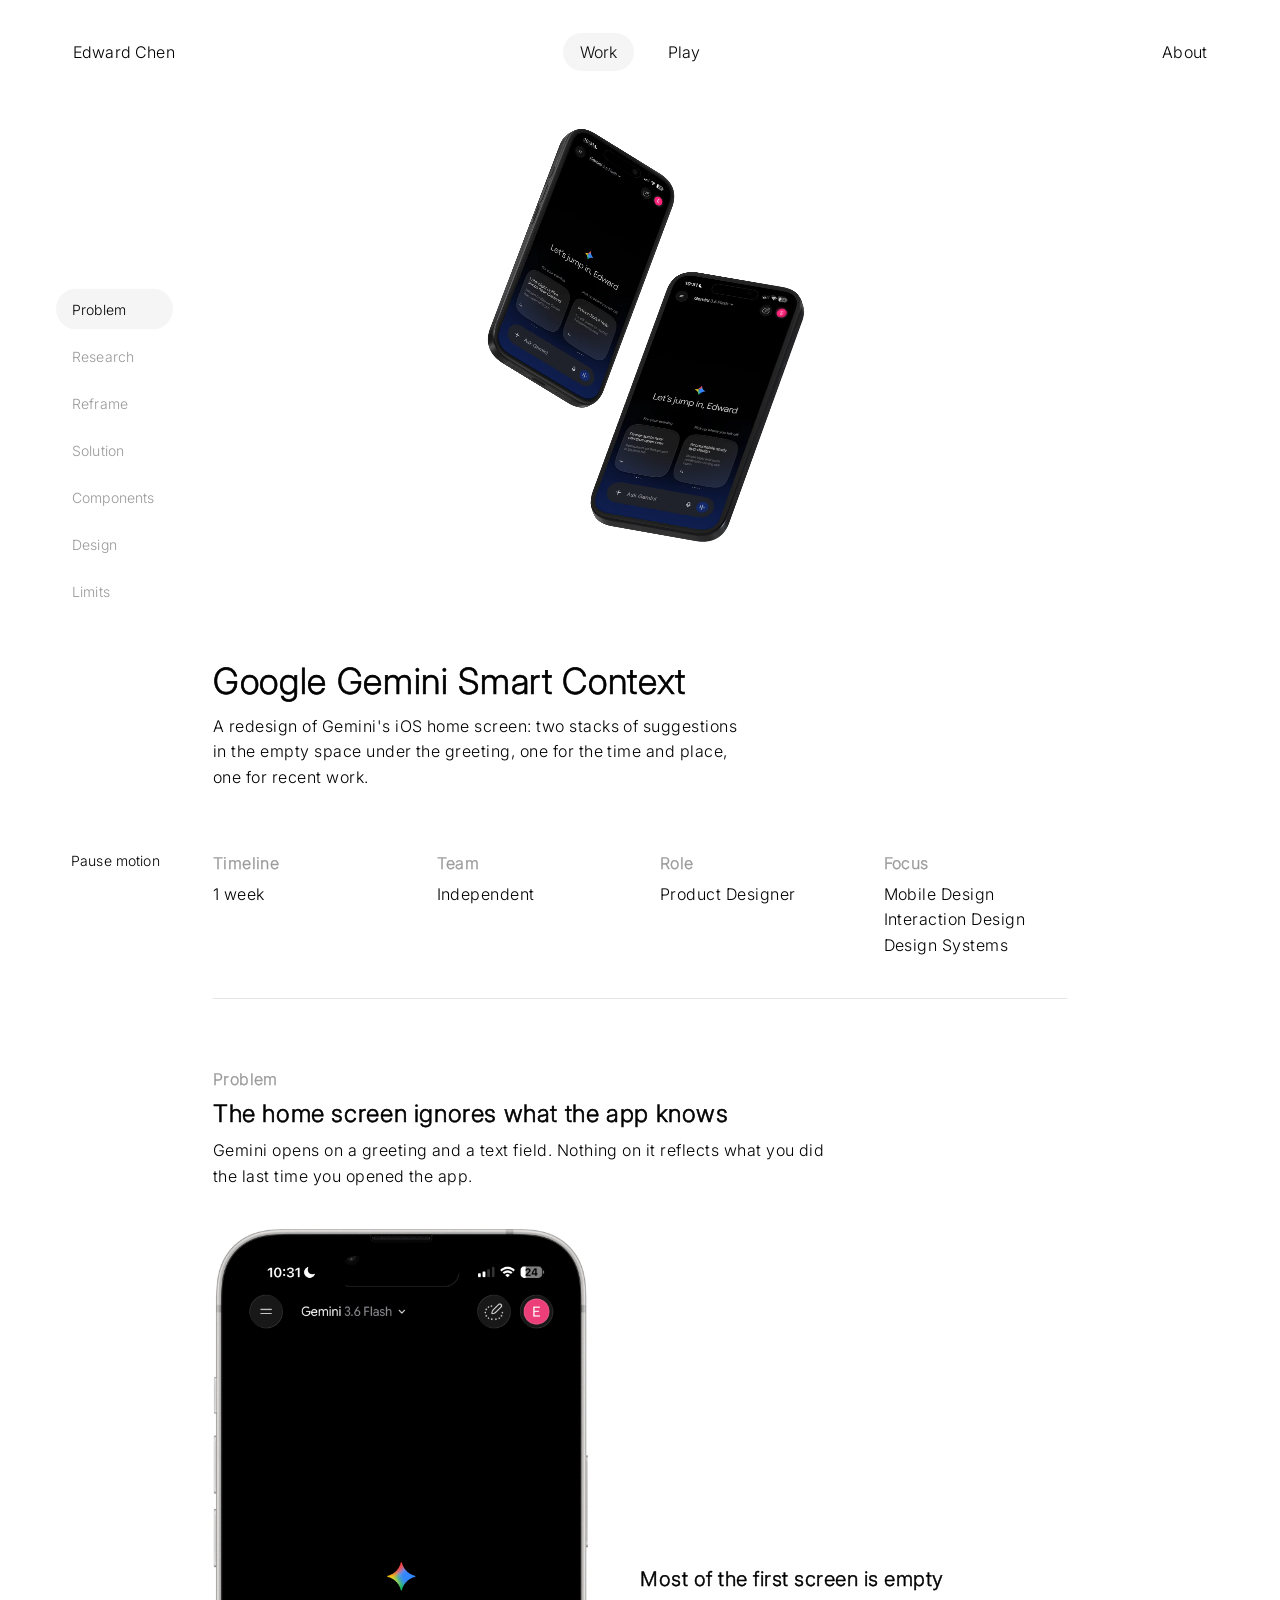
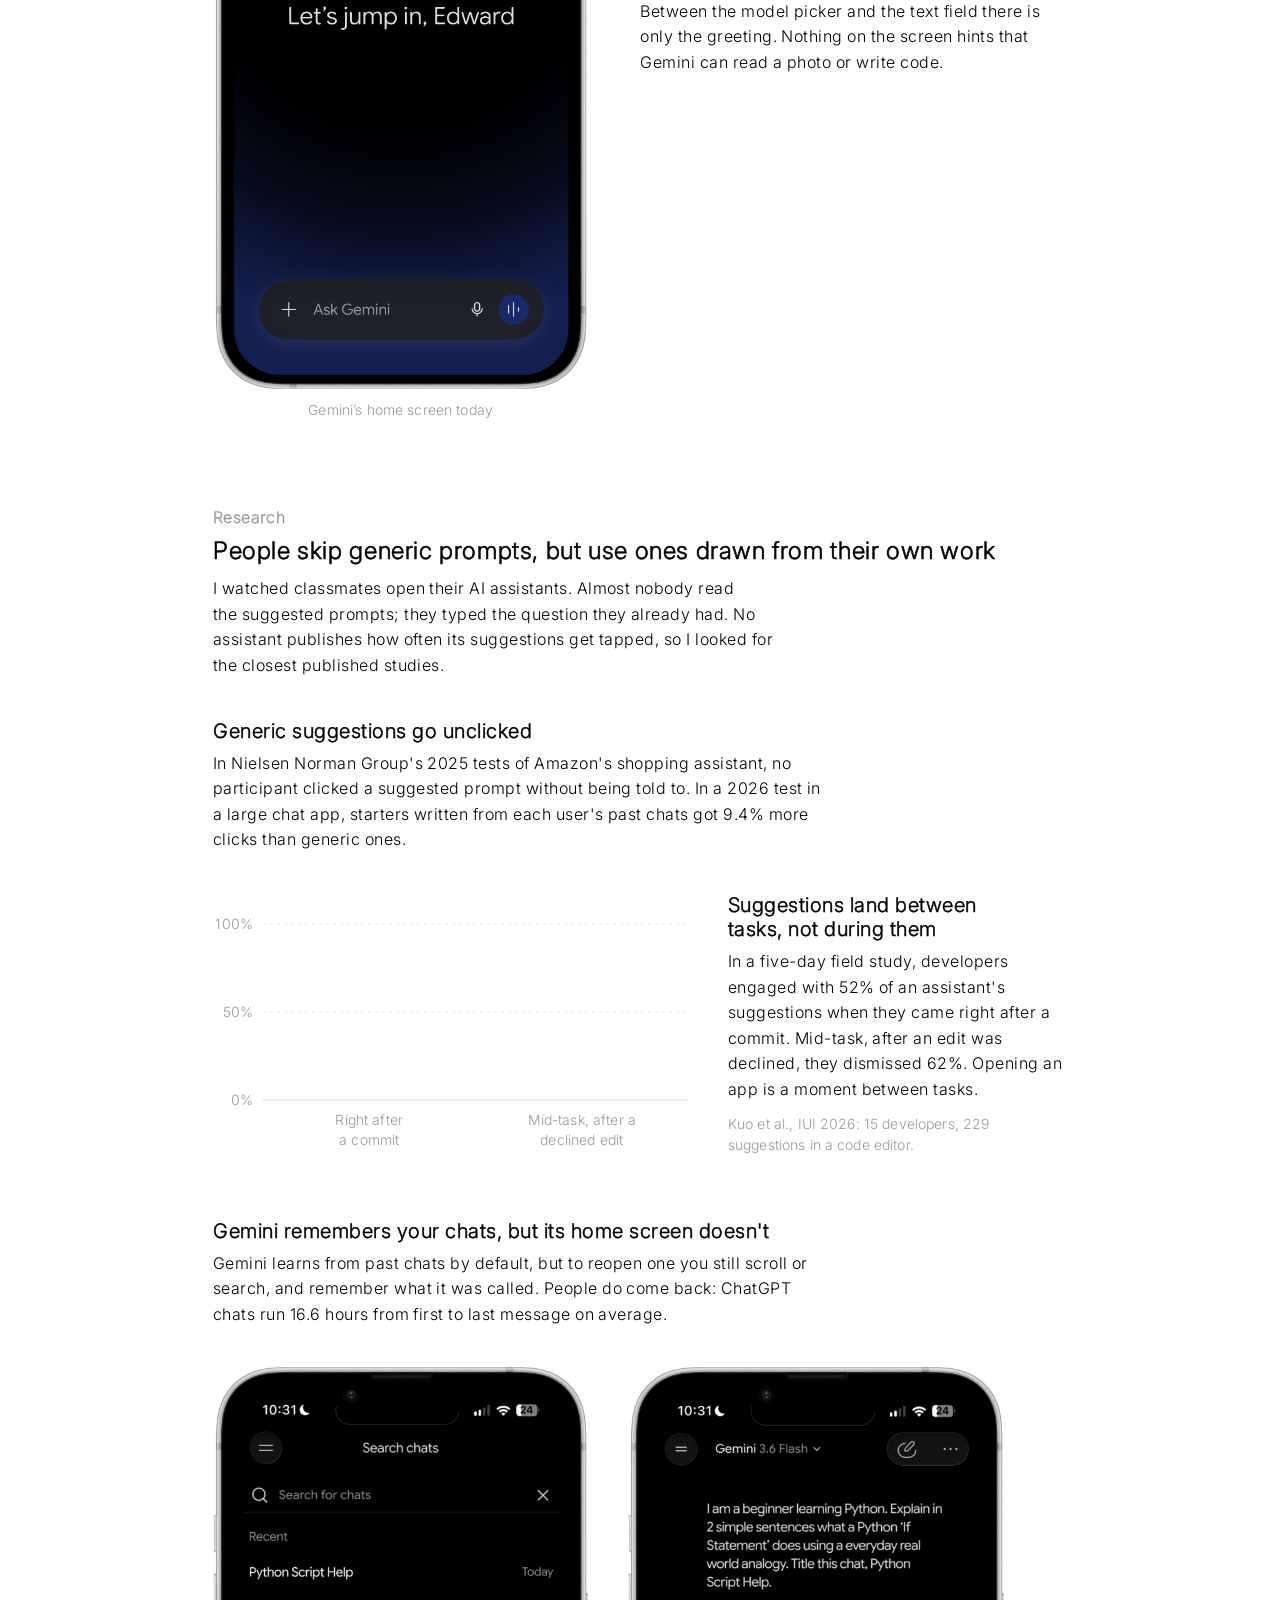
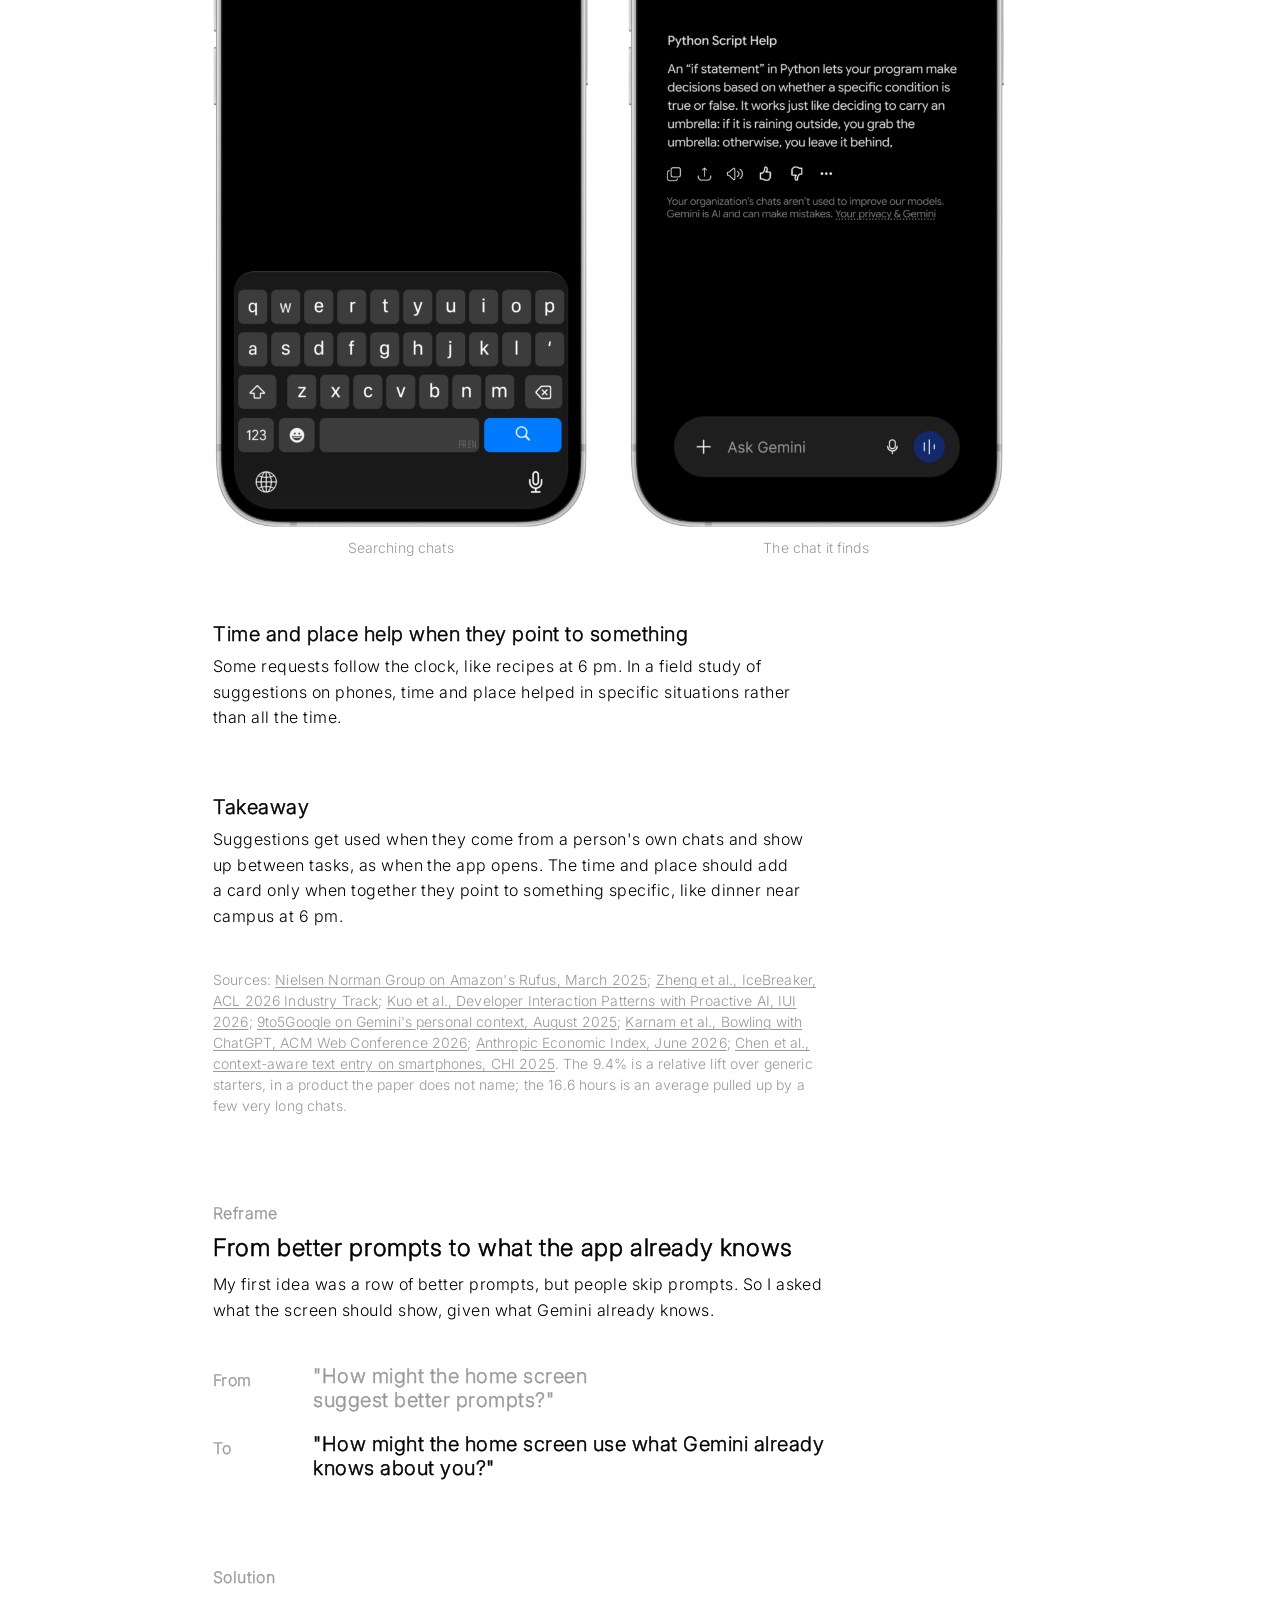
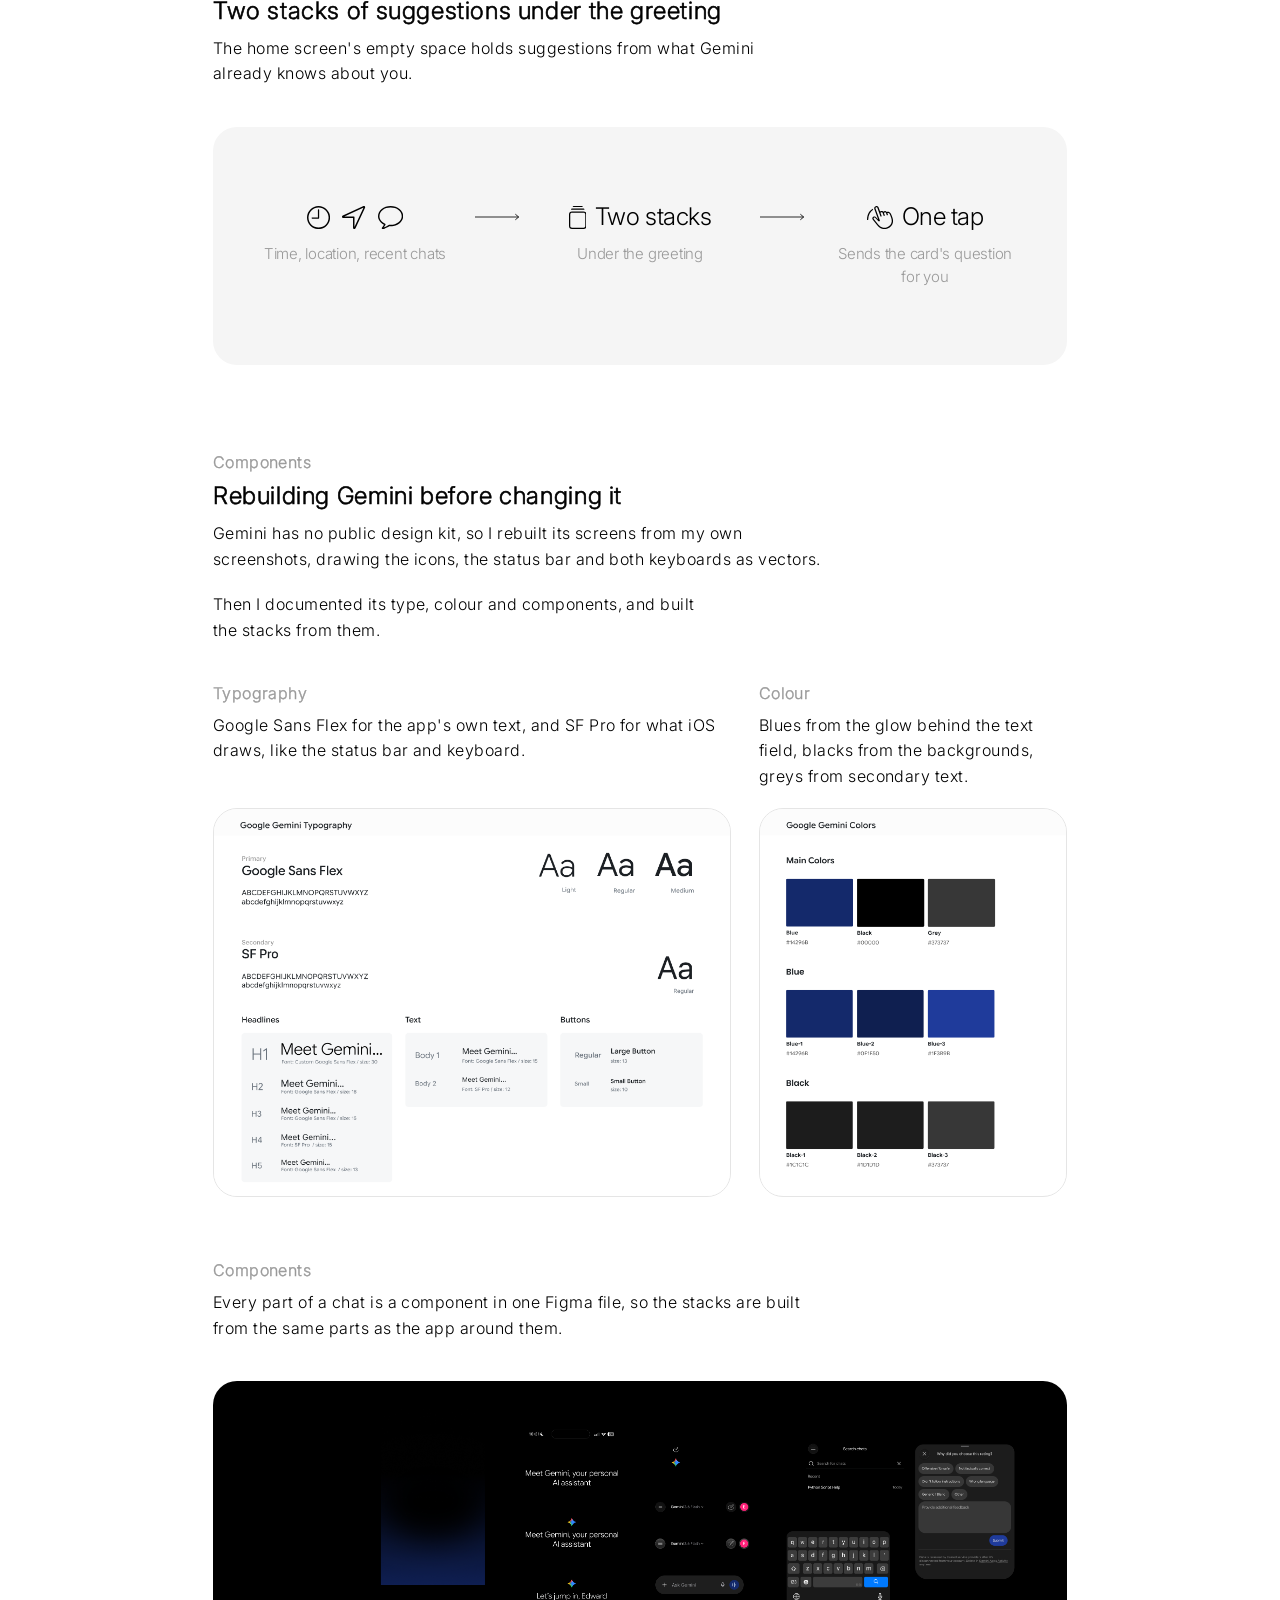
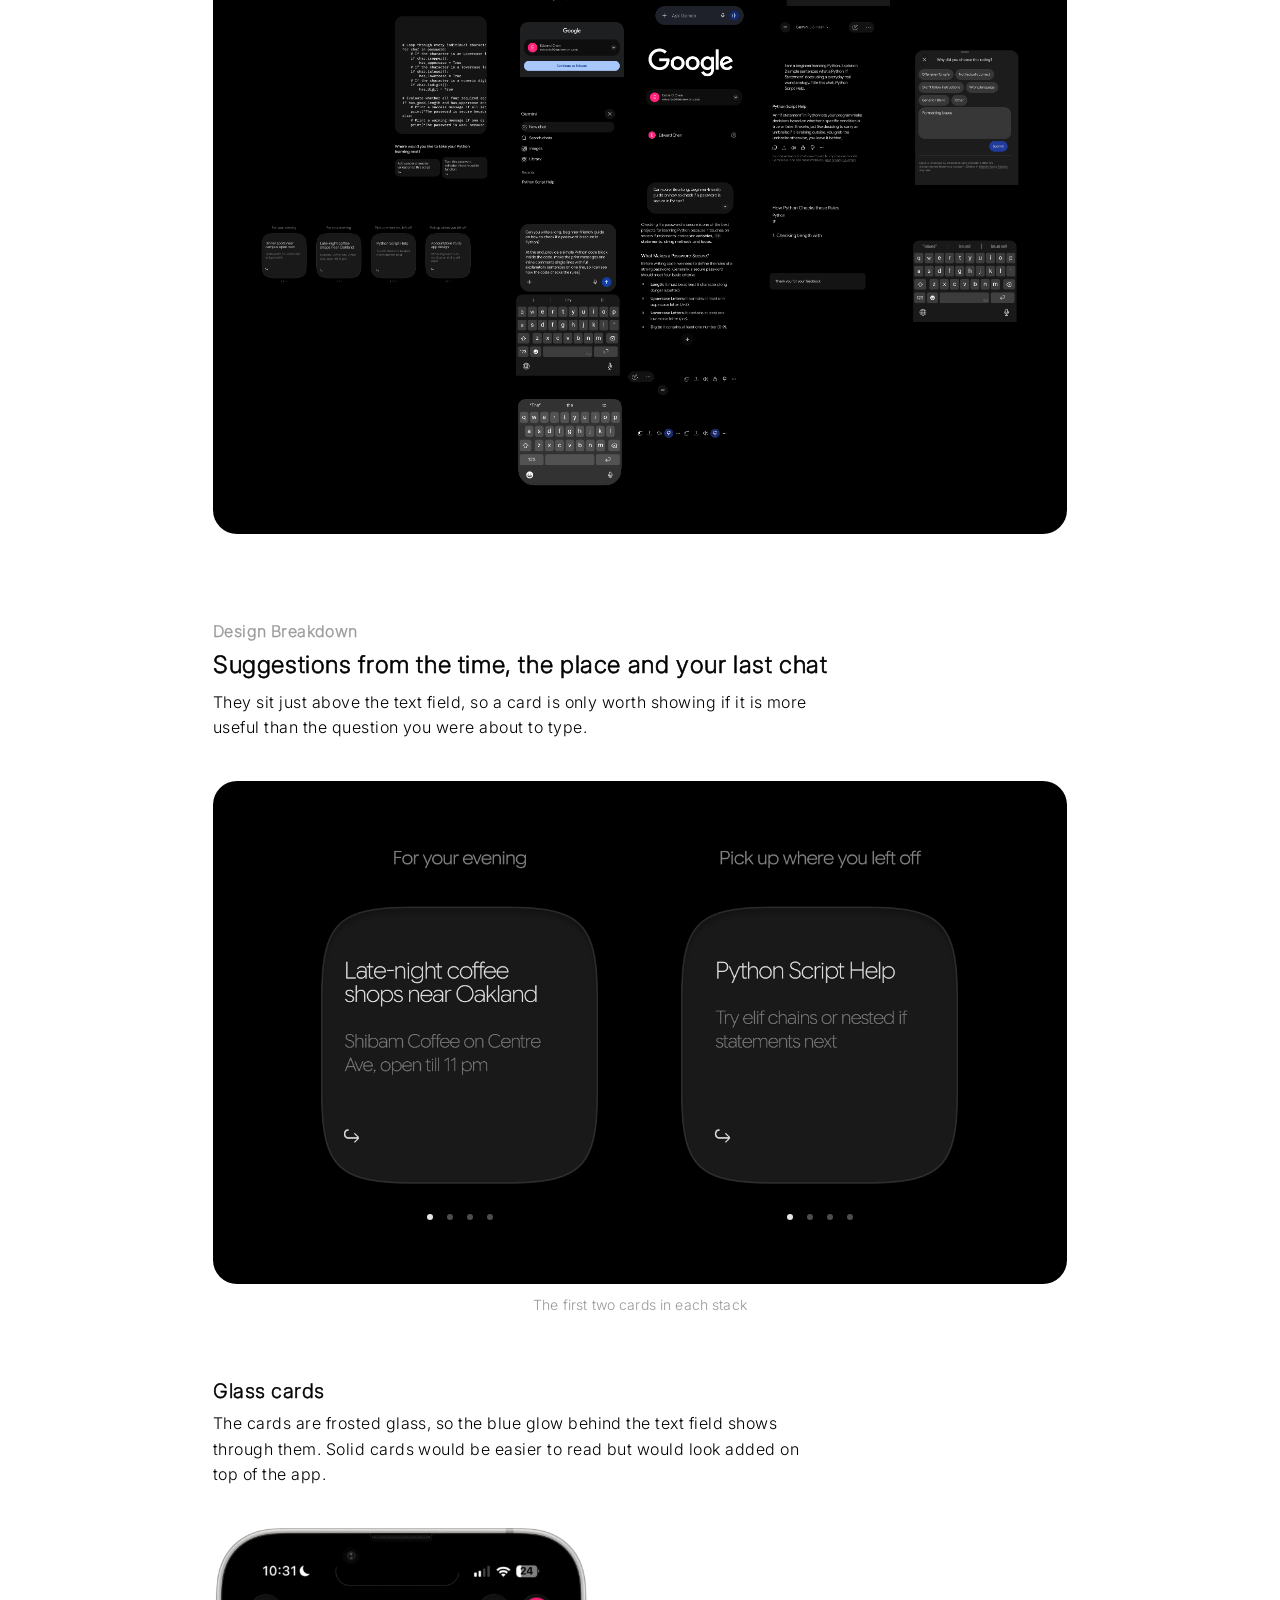
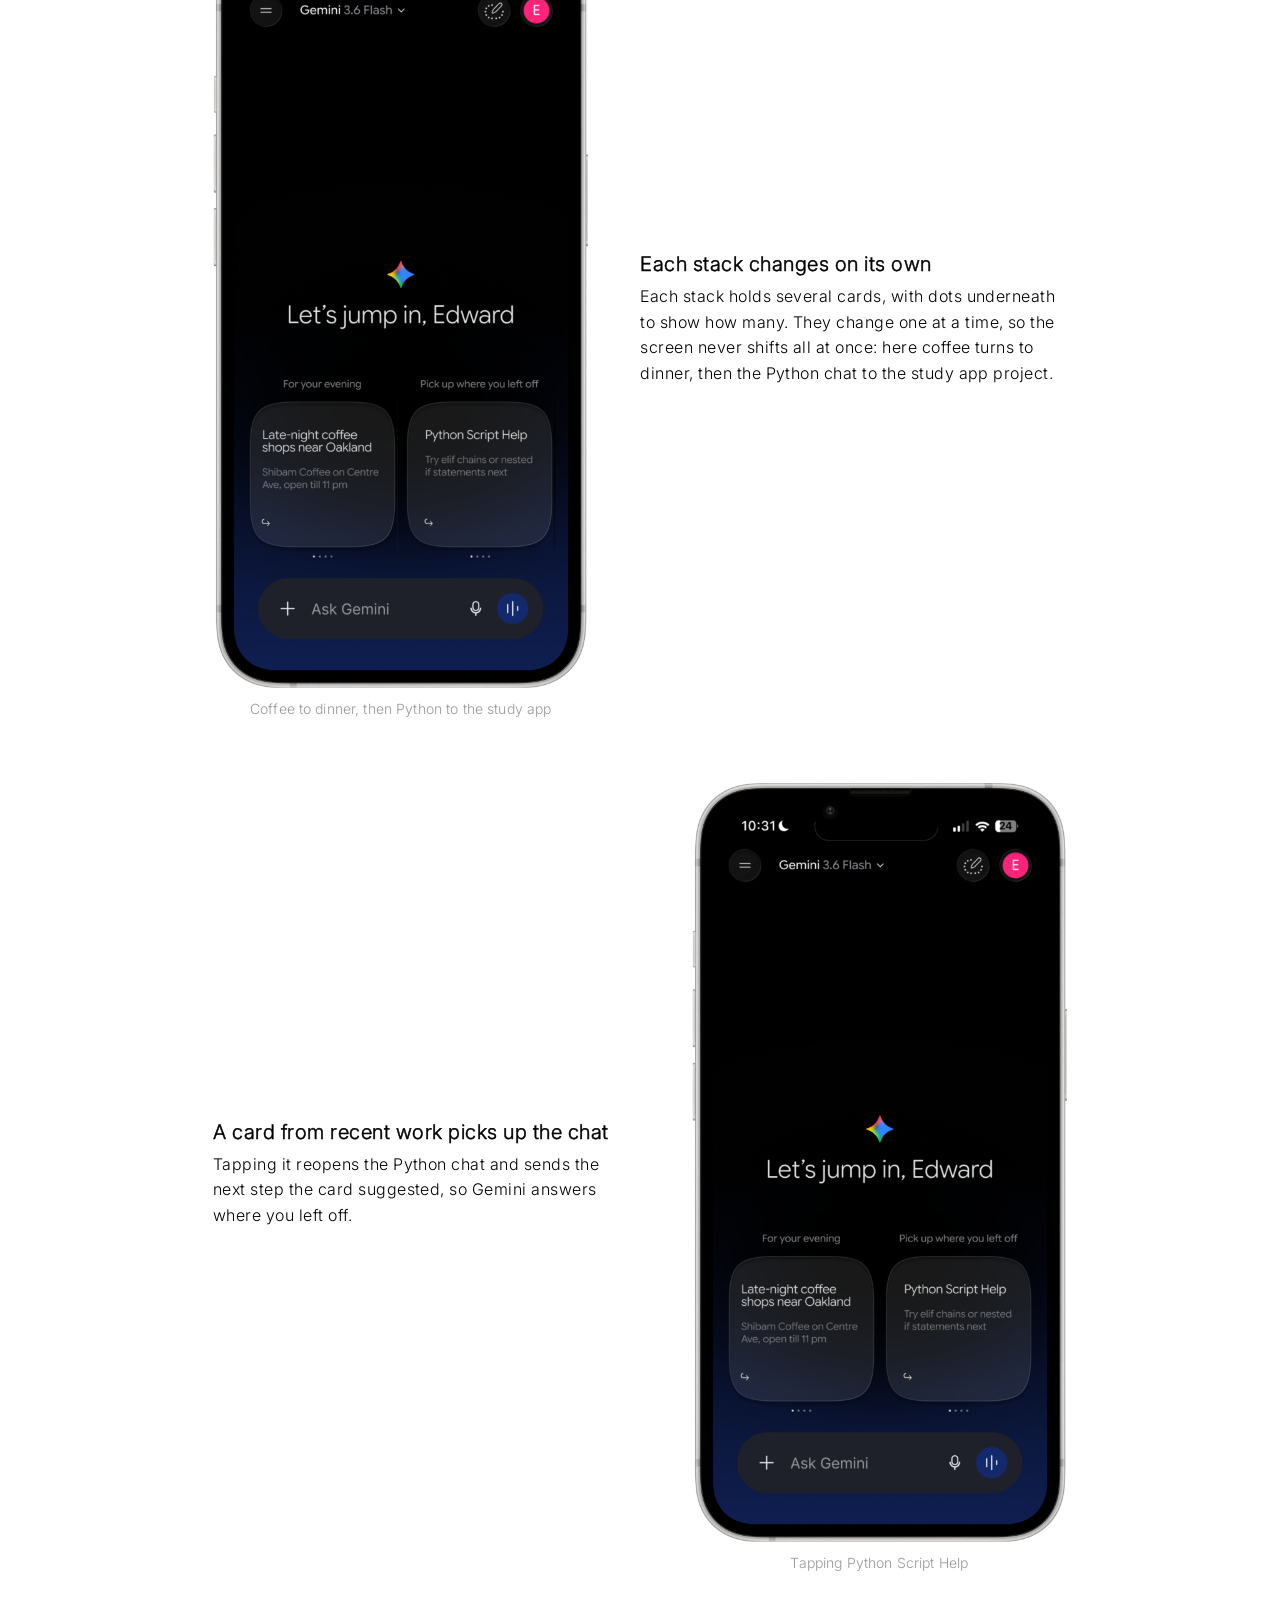
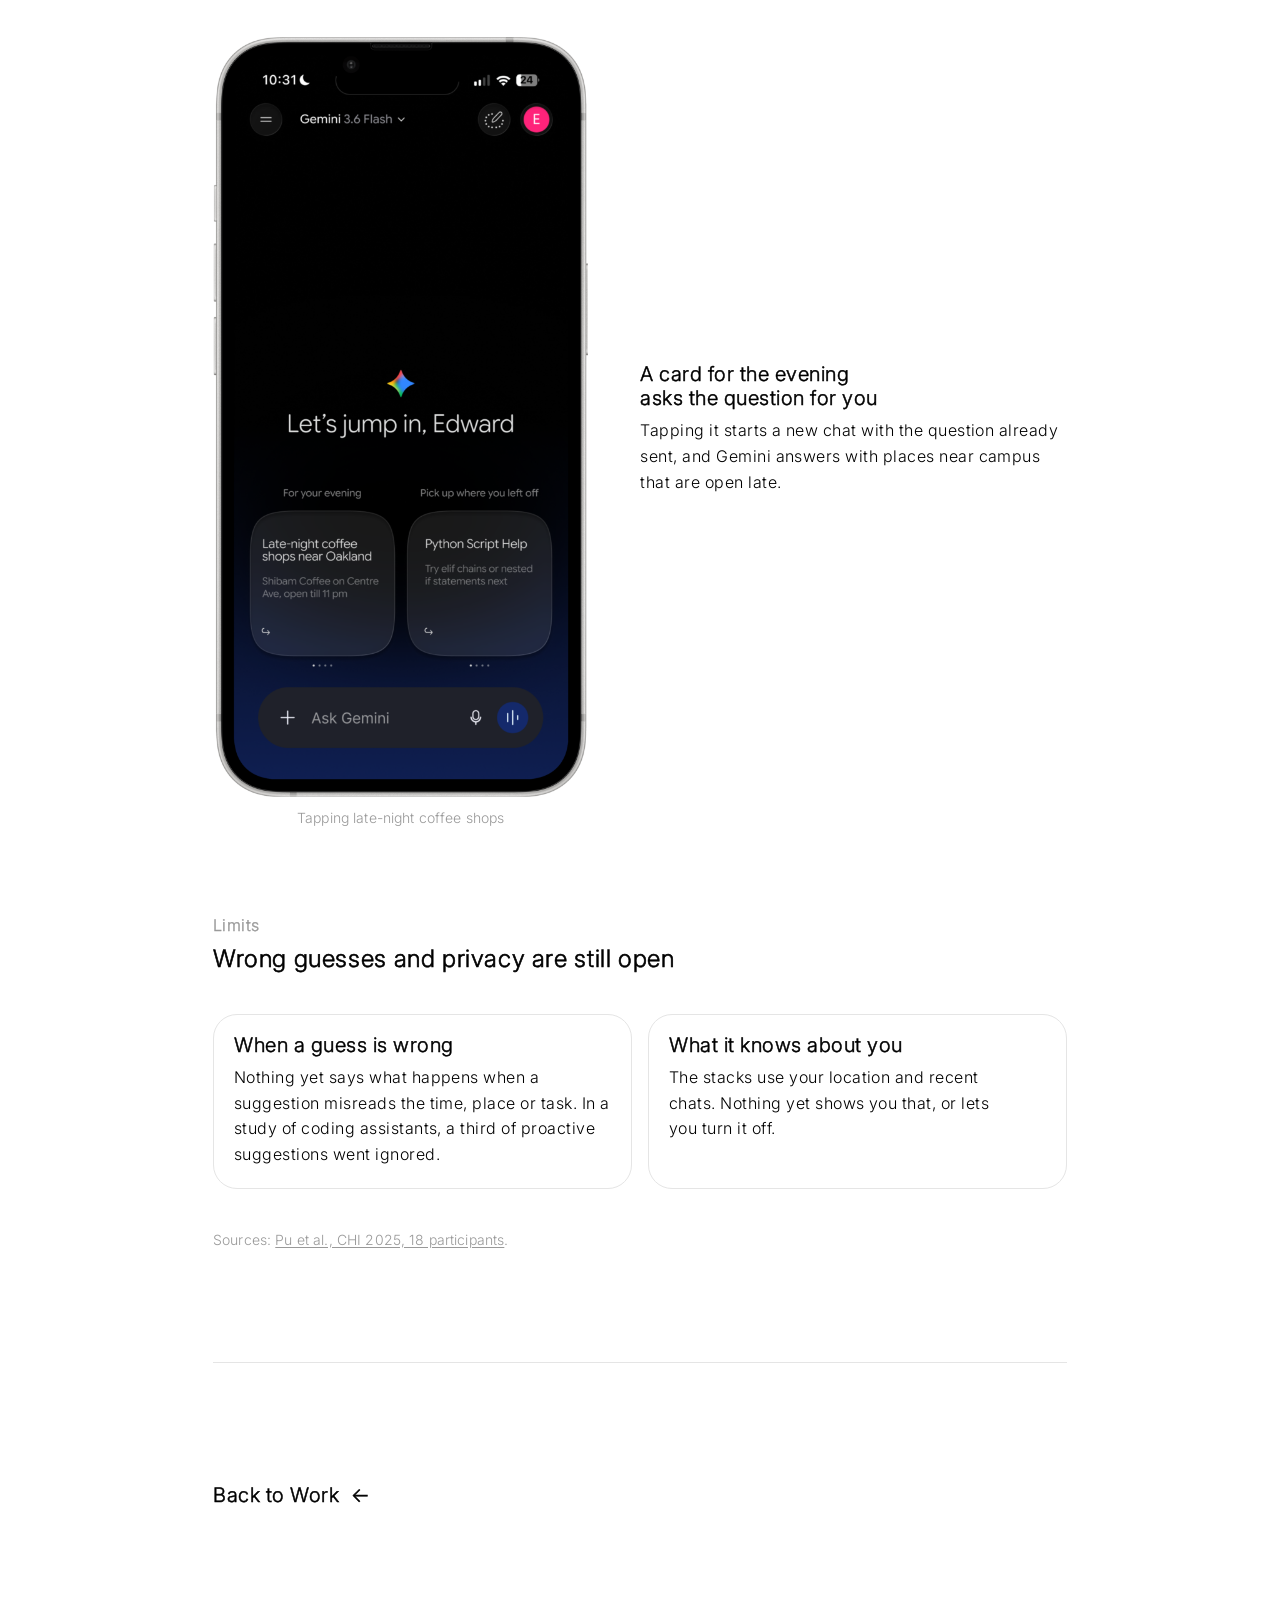
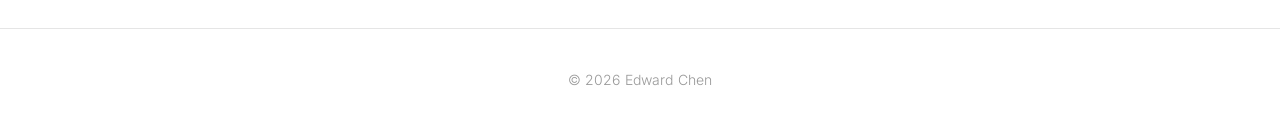
<file: work/gemini.html>
<!DOCTYPE html>
<html lang="en" class="type-wendy space-system">
<head>
  <meta charset="UTF-8" />
  <meta name="viewport" content="width=device-width, initial-scale=1.0" />
  <title>Google Gemini Smart Context — Edward Chen</title>
  <link rel="icon" href="../favicon.ico" sizes="any" />
  <link rel="apple-touch-icon" href="../apple-touch-icon.png" />
  <script src="../js/intro.js"></script>
  <link rel="preconnect" href="https://fonts.googleapis.com" />
  <link rel="preconnect" href="https://fonts.gstatic.com" crossorigin />
  <link rel="stylesheet" href="https://fonts.googleapis.com/css2?family=Inter:wght@300..700&display=swap" />
  <link rel="stylesheet" href="../css/style.css" />
  <script src="../js/page-transition.js"></script>
</head>
<body class="cap-page">

  <!-- NAV -->
  <nav class="nav">
    <a href="../index.html" class="nav-logo">Edward Chen</a>
    <div class="nav-center">
      <a href="../index.html#work-gemini" class="is-current">Work</a>
      <a href="../play.html">Play</a>
    </div>
    <a href="../about.html" class="nav-right">About</a>
  </nav>

  <!-- HERO IMAGE -->
  <section class="case-hero">
    <div class="case-hero-image" style="view-transition-name: proj-gemini">
      <video class="hero-film is-fit" data-film src="../images/gemini/hero.webm" poster="../images/gemini/hero-poster.webp" muted playsinline preload="metadata" aria-label="Two phones on a Google G, each showing the redesigned Gemini home screen with its two stacks of suggestions"></video>
    </div>
  </section>

  <!-- TITLE + INTRO -->
  <section class="case-intro">
    <h1 class="case-title">Google Gemini Smart Context</h1>
    <p class="case-description">
      A redesign of Gemini's iOS home screen: two stacks of suggestions in the empty space under the greeting, one for the time and place, one for recent work.
    </p>

    <div class="case-meta">
      <div class="meta-block">
        <div class="meta-label">Timeline</div>
        <div class="meta-value">1 week</div>
      </div>
      <div class="meta-block">
        <div class="meta-label">Team</div>
        <div class="meta-value">Independent</div>
      </div>
      <div class="meta-block">
        <div class="meta-label">Role</div>
        <div class="meta-value">Product Designer</div>
      </div>
      <div class="meta-block">
        <div class="meta-label">Focus</div>
        <div class="meta-value">Mobile Design<br/>Interaction Design<br/>Design Systems</div>
      </div>
    </div>

    <!-- Section jump links -->
    <div class="case-toc">
      <a href="#problem">Problem</a>
      <a href="#research">Research</a>
      <a href="#reframe">Reframe</a>
      <a href="#solution">Solution</a>
      <a href="#system">Components</a>
      <a href="#redesign">Design</a>
      <a href="#reflections">Limits</a>
    </div>
  </section>

  <!-- PROBLEM -->
  <section id="problem" class="cap-section">
    <div class="cap-eyebrow">Problem</div>
    <h2 class="cap-title">The home screen ignores what the app knows</h2>
    <p class="cap-body">
      Gemini opens on a greeting and a text field. Nothing on it reflects what you did the last time you opened the app.
    </p>

    <!-- The real app, from my phone, unedited, set in the same mockup as the
         renders. -->
    <div class="split-row has-title">
      <div class="split-art is-phone">
        <figure class="phone-fig">
          <img loading="lazy" decoding="async" src="../images/gemini/original-home.png" width="1200" height="2429" alt="Gemini's home screen on iOS: the model picker, Let's jump in, Edward, and the Ask Gemini field, with the space between them empty" />
          <figcaption class="proto-cap">Gemini’s home screen today</figcaption>
        </figure>
      </div>
      <div class="split-text">
        <h3 class="cap-moment">Most of the first screen is empty</h3>
        <p class="cap-body">Between the model picker and the text field there is only the greeting. Nothing on the screen hints that Gemini can read a photo or write code.</p>
      </div>
    </div>
  </section>

  <!-- RESEARCH: what classmates did, checked against published studies from
       2025 and 2026, one finding for each part of the design: personal over
       generic, between tasks rather than during them, what Gemini already
       keeps, and when the time and place help. -->
  <section id="research" class="cap-section">
    <div class="cap-eyebrow">Research</div>
    <h2 class="cap-title">People skip generic prompts, but use ones drawn from their own work</h2>
    <p class="cap-body">
      I watched classmates open their AI assistants. Almost nobody read the suggested prompts; they typed the question they already had. No assistant publishes how often its suggestions get tapped, so I looked for the closest published studies.
    </p>

    <h3 class="cap-moment">Generic suggestions go unclicked</h3>
    <p class="cap-body">
      In Nielsen Norman Group's 2025 tests of Amazon's shopping assistant, no participant clicked a suggested prompt without being told to. In a 2026 test in a large chat app, starters written from each user's past chats got 9.4% more clicks than generic ones.
    </p>

    <div class="finding">
      <figure class="chart" data-chart="boundary" aria-label="Share of an assistant's suggestions developers engaged with: 52% right after a commit, 31% after declining an edit, mid-task."></figure>
      <div class="finding__text">
        <h3 class="cap-moment">Suggestions land between tasks, not during them</h3>
        <p class="cap-body">In a five-day field study, developers engaged with 52% of an assistant's suggestions when they came right after a commit. Mid-task, after an edit was declined, they dismissed 62%. Opening an app is a moment between tasks.</p>
        <p class="finding__cap">Kuo et al., IUI 2026: 15 developers, 229 suggestions in a code editor.</p>
      </div>
    </div>

    <h3 class="cap-moment">Gemini remembers your chats, but its home screen doesn't</h3>
    <p class="cap-body">
      Gemini learns from past chats by default, but to reopen one you still scroll or search, and remember what it was called. People do come back: ChatGPT chats run 16.6 hours from first to last message on average.
    </p>
    <div class="phone-two">
      <figure class="phone-fig">
        <img loading="lazy" decoding="async" src="../images/gemini/6.png" alt="Search chats screen with the keyboard up and one recent result, Python Script Help, dated today" />
        <figcaption class="proto-cap">Searching chats</figcaption>
      </figure>
      <figure class="phone-fig">
        <img loading="lazy" decoding="async" src="../images/gemini/7.png" alt="A short chat answer explaining a Python if statement with an umbrella analogy, with copy, share, read aloud and rating controls beneath it" />
        <figcaption class="proto-cap">The chat it finds</figcaption>
      </figure>
    </div>

    <h3 class="cap-moment">Time and place help when they point to something</h3>
    <p class="cap-body">
      Some requests follow the clock, like recipes at 6 pm. In a field study of suggestions on phones, time and place helped in specific situations rather than all the time.
    </p>

    <h3 class="cap-moment">Takeaway</h3>
    <p class="cap-body">
      Suggestions get used when they come from a person's own chats and show up between tasks, as when the app opens. The time and place should add a card only when together they point to something specific, like dinner near campus at 6 pm.
    </p>

    <p class="case-sources">
      Sources:
      <a href="https://www.nngroup.com/articles/discoverability-ai-amazon/" target="_blank" rel="noopener">Nielsen Norman Group on Amazon's Rufus, March 2025</a>;
      <a href="https://arxiv.org/abs/2604.18375" target="_blank" rel="noopener">Zheng et al., IceBreaker, ACL 2026 Industry Track</a>;
      <a href="https://arxiv.org/abs/2601.10253" target="_blank" rel="noopener">Kuo et al., Developer Interaction Patterns with Proactive AI, IUI 2026</a>;
      <a href="https://9to5google.com/2025/08/13/gemini-personal-context/" target="_blank" rel="noopener">9to5Google on Gemini's personal context, August 2025</a>;
      <a href="https://arxiv.org/abs/2602.01114" target="_blank" rel="noopener">Karnam et al., Bowling with ChatGPT, ACM Web Conference 2026</a>;
      <a href="https://www.anthropic.com/research/economic-index-june-2026-report" target="_blank" rel="noopener">Anthropic Economic Index, June 2026</a>;
      <a href="https://doi.org/10.1145/3706598.3713944" target="_blank" rel="noopener">Chen et al., context-aware text entry on smartphones, CHI 2025</a>.
      The 9.4% is a relative lift over generic starters, in a product the paper does not name; the 16.6 hours is an average pulled up by a few very long chats.
    </p>
  </section>

  <!-- REFRAME -->
  <section id="reframe" class="cap-section">
    <div class="cap-eyebrow">Reframe</div>
    <h2 class="cap-title">From better prompts to what the app already knows</h2>
    <p class="cap-body">
      My first idea was a row of better prompts, but people skip prompts. So I asked what the screen should show, given what Gemini already knows.
    </p>

    <div class="reframe">
      <p class="reframe-label">From</p>
      <p class="reframe-text is-from">"How might the home screen suggest better prompts?"</p>
      <p class="reframe-label">To</p>
      <p class="reframe-text">"How might the home screen use what Gemini already knows about you?"</p>
    </div>

  </section>

  <!-- SOLUTION: the idea as a line from what goes in to what comes out, the
       way the CVS page shows its solution (after wendyyudesign.com/capsule):
       SF Symbols (clock, location, bubble.left, square.stack, hand.tap; SF Pro
       Light, outlined in Figma from the font's own glyphs) for what Gemini
       knows, the stacks and the tap.
       No screens here, so the design is first seen in the breakdown. -->
  <section id="solution" class="cap-section">
    <div class="cap-eyebrow">Solution</div>
    <h2 class="cap-title">Two stacks of suggestions under the greeting</h2>
    <p class="cap-body">
      The home screen's empty space holds suggestions from what Gemini already knows about you.
    </p>

    <div class="flow-plate" role="img" aria-label="The time, your location and your recent chats fill two stacks of suggestions under the greeting; one tap sends a card's question for you.">
      <span class="flow-big is-1 flow-icons"><svg class="flow-icon" viewBox="0 0 98 98" aria-hidden="true" data-sf="clock"><path d="M22.4121 53.7598C21.6309 53.7598 20.9798 53.4993 20.459 52.9785C19.9707 52.4577 19.7266 51.8229 19.7266 51.0742C19.7266 50.3581 19.9707 49.7396 20.459 49.2188C20.9798 48.6979 21.6309 48.4375 22.4121 48.4375H46.2891V16.8457C46.2891 16.097 46.5495 15.4785 47.0703 14.9902C47.5911 14.4694 48.2096 14.209 48.9258 14.209C49.707 14.209 50.3418 14.4694 50.8301 14.9902C51.3509 15.4785 51.6113 16.097 51.6113 16.8457V51.0742C51.6113 51.8229 51.3509 52.4577 50.8301 52.9785C50.3418 53.4993 49.707 53.7598 48.9258 53.7598H22.4121ZM48.9746 97.9492C42.2038 97.9492 35.8561 96.6797 29.9316 94.1406C24.0072 91.6016 18.7988 88.0859 14.3066 83.5938C9.84701 79.1016 6.34766 73.9095 3.80859 68.0176C1.26953 62.0931 0 55.7454 0 48.9746C0 42.2038 1.26953 35.8724 3.80859 29.9805C6.34766 24.056 9.84701 18.8477 14.3066 14.3555C18.7988 9.83073 24.0072 6.3151 29.9316 3.80859C35.8561 1.26953 42.2038 0 48.9746 0C55.7129 0 62.0443 1.26953 67.9688 3.80859C73.8932 6.3151 79.0853 9.83073 83.5449 14.3555C88.0371 18.8477 91.5527 24.056 94.0918 29.9805C96.6634 35.8724 97.9492 42.2038 97.9492 48.9746C97.9492 55.7454 96.6634 62.0931 94.0918 68.0176C91.5527 73.9095 88.0371 79.1016 83.5449 83.5938C79.0853 88.0859 73.8932 91.6016 67.9688 94.1406C62.0443 96.6797 55.7129 97.9492 48.9746 97.9492ZM48.9746 91.6504C54.8665 91.6504 60.3841 90.5436 65.5273 88.3301C70.7031 86.1165 75.2441 83.0566 79.1504 79.1504C83.0566 75.2441 86.1165 70.7194 88.3301 65.5762C90.5436 60.4004 91.6504 54.8665 91.6504 48.9746C91.6504 43.0827 90.5436 37.5488 88.3301 32.373C86.1165 27.1973 83.0566 22.6725 79.1504 18.7988C75.2441 14.8926 70.7031 11.8327 65.5273 9.61914C60.3841 7.4056 54.8665 6.29883 48.9746 6.29883C43.0827 6.29883 37.5488 7.4056 32.373 9.61914C27.2298 11.8327 22.7051 14.8926 18.7988 18.7988C14.8926 22.6725 11.8327 27.1973 9.61914 32.373C7.4056 37.5488 6.29883 43.0827 6.29883 48.9746C6.29883 54.8665 7.4056 60.4004 9.61914 65.5762C11.8327 70.7194 14.8926 75.2441 18.7988 79.1504C22.7051 83.0566 27.2298 86.1165 32.373 88.3301C37.5488 90.5436 43.0827 91.6504 48.9746 91.6504Z" /></svg><svg class="flow-icon" viewBox="0 0 93 92" aria-hidden="true" data-sf="location"><path d="M3.33426 38.2637L83.6565 0.861328C85.0888 0.177734 86.4235 -0.0989583 87.6604 0.03125C88.8974 0.128906 89.9065 0.552083 90.6878 1.30078C91.5016 2.01693 91.9899 2.97721 92.1526 4.18164C92.3154 5.35352 92.055 6.68815 91.3714 8.18555L53.9202 88.166C53.4319 89.2402 52.7809 90.0703 51.9671 90.6562C51.1533 91.2747 50.2744 91.6165 49.3304 91.6816C48.4189 91.7793 47.5563 91.6491 46.7425 91.291C45.9287 90.9329 45.2613 90.347 44.7405 89.5332C44.2197 88.7194 43.9593 87.694 43.9593 86.457L43.9104 48.8594C43.9104 48.3711 43.6663 48.127 43.178 48.127L5.28739 48.0293C4.14807 47.9967 3.1715 47.7363 2.3577 47.248C1.5439 46.7598 0.925409 46.125 0.502232 45.3438C0.111607 44.5299 -0.0511533 43.6836 0.0139509 42.8047C0.0790551 41.8932 0.372024 41.0469 0.892857 40.2656C1.41369 39.4518 2.22749 38.7845 3.33426 38.2637ZM9.43778 42.2188L46.6936 42.0723C47.7028 42.0723 48.484 42.3652 49.0374 42.9512C49.5908 43.5046 49.8675 44.237 49.8675 45.1484L49.6722 82.502C49.6722 82.6322 49.721 82.7135 49.8186 82.7461C49.9488 82.7786 50.0302 82.7298 50.0628 82.5996L85.0237 7.55078C85.1539 7.29036 85.1539 7.11133 85.0237 7.01367C84.8935 6.91602 84.7145 6.91602 84.4866 7.01367L9.38895 41.8281C9.22619 41.8932 9.14481 41.9746 9.14481 42.0723C9.17736 42.1699 9.27502 42.2188 9.43778 42.2188Z" /></svg><svg class="flow-icon" viewBox="0 0 109 100" aria-hidden="true" data-sf="bubble.left"><path d="M20.7031 99.707C19.2383 99.707 18.1152 99.3652 17.334 98.6816C16.5853 98.0306 16.2109 97.1842 16.2109 96.1426C16.2435 95.1335 16.6667 94.1081 17.4805 93.0664C18.1966 92.1875 19.043 91.0807 20.0195 89.7461C21.0286 88.4115 22.0215 86.9954 22.998 85.498C24.0072 84.0007 24.8861 82.5521 25.6348 81.1523C20.4915 78.7435 15.9993 75.6348 12.1582 71.8262C8.31706 68.0176 5.32227 63.737 3.17383 58.9844C1.05794 54.2318 0 49.2188 0 43.9453C0 37.8581 1.39974 32.1615 4.19922 26.8555C6.9987 21.5495 10.8887 16.8945 15.8691 12.8906C20.8496 8.85417 26.6276 5.69661 33.2031 3.41797C39.8112 1.13932 46.9076 0 54.4922 0C62.0768 0 69.1569 1.13932 75.7324 3.41797C82.3405 5.69661 88.1348 8.85417 93.1152 12.8906C98.0957 16.8945 101.969 21.5495 104.736 26.8555C107.536 32.1615 108.936 37.8581 108.936 43.9453C108.936 49.2513 107.91 54.2155 105.859 58.8379C103.809 63.4603 100.911 67.627 97.168 71.3379C93.457 75.0488 89.0788 78.1901 84.0332 80.7617C78.9876 83.3008 73.4701 85.1725 67.4805 86.377C61.4909 87.5814 55.2409 87.972 48.7305 87.5488C45.5078 89.7298 42.1061 91.7318 38.5254 93.5547C34.9772 95.4102 31.6081 96.8913 28.418 97.998C25.2604 99.1374 22.6888 99.707 20.7031 99.707ZM24.2188 93.5059C25.651 93.1152 27.5065 92.3665 29.7852 91.2598C32.0964 90.153 34.5378 88.8672 37.1094 87.4023C39.681 85.9375 42.1061 84.4564 44.3848 82.959C45.1009 82.4382 45.8171 82.0475 46.5332 81.7871C47.2493 81.5267 47.998 81.4128 48.7793 81.4453C49.8861 81.5104 50.9115 81.5755 51.8555 81.6406C52.7995 81.6732 53.6784 81.6895 54.4922 81.6895C61.1979 81.6895 67.4642 80.7129 73.291 78.7598C79.1504 76.7741 84.2773 74.056 88.6719 70.6055C93.099 67.1549 96.5495 63.151 99.0234 58.5938C101.53 54.0039 102.783 49.1211 102.783 43.9453C102.783 38.7044 101.53 33.8216 99.0234 29.2969C96.5495 24.7396 93.099 20.7357 88.6719 17.2852C84.2773 13.8021 79.1504 11.084 73.291 9.13086C67.4642 7.17773 61.1979 6.20117 54.4922 6.20117C47.7865 6.20117 41.5039 7.17773 35.6445 9.13086C29.7852 11.084 24.6582 13.8021 20.2637 17.2852C15.8691 20.7357 12.4186 24.7396 9.91211 29.2969C7.43815 33.8216 6.20117 38.7044 6.20117 43.9453C6.20117 48.5026 7.17773 52.832 9.13086 56.9336C11.084 61.0352 13.8835 64.7624 17.5293 68.1152C21.1751 71.4681 25.5534 74.3327 30.6641 76.709C31.8359 77.2624 32.5195 77.946 32.7148 78.7598C32.9427 79.5736 32.7962 80.485 32.2754 81.4941C31.3639 83.2845 30.0618 85.2539 28.3691 87.4023C26.709 89.5833 25.2441 91.4551 23.9746 93.0176C23.8444 93.1803 23.7956 93.3105 23.8281 93.4082C23.8932 93.5384 24.0234 93.571 24.2188 93.5059Z" /></svg></span>
      <svg class="flow-arrow is-1" viewBox="0 0 80 12" aria-hidden="true"><path d="M0 6H78M72 1l6 5-6 5" /></svg>
      <span class="flow-big is-2"><svg class="flow-icon" viewBox="0 0 84 110" aria-hidden="true" data-sf="square.stack"><path d="M14.3555 109.326C9.60286 109.326 6.02214 108.122 3.61328 105.713C1.20443 103.337 0 99.7884 0 95.0684V40.1367C0 35.4167 1.20443 31.8685 3.61328 29.4922C6.02214 27.0833 9.60286 25.8789 14.3555 25.8789H69.043C73.7956 25.8789 77.3763 27.0833 79.7852 29.4922C82.2266 31.8685 83.4473 35.4167 83.4473 40.1367V95.0684C83.4473 99.7559 82.2754 103.304 79.9316 105.713C77.5879 108.122 74.2839 109.326 70.0195 109.326H14.3555ZM14.502 103.32H69.873C72.0866 103.32 73.8932 102.588 75.293 101.123C76.7253 99.6908 77.4414 97.5586 77.4414 94.7266V40.4297C77.4414 37.6302 76.6927 35.5143 75.1953 34.082C73.6979 32.6172 71.5983 31.8848 68.8965 31.8848H14.502C11.735 31.8848 9.61914 32.6172 8.1543 34.082C6.72201 35.5143 6.00586 37.6302 6.00586 40.4297V94.7266C6.00586 97.5586 6.72201 99.6908 8.1543 101.123C9.61914 102.588 11.735 103.32 14.502 103.32ZM9.76562 17.4805C10.026 15.8203 10.612 14.5182 11.5234 13.5742C12.4349 12.5977 13.8021 12.1094 15.625 12.1094H67.7734C69.5964 12.1094 70.9635 12.5977 71.875 13.5742C72.819 14.5182 73.4049 15.8203 73.6328 17.4805H9.76562ZM17.8223 4.98047C17.9199 3.38542 18.4245 2.16471 19.3359 1.31836C20.2799 0.439453 21.5983 0 23.291 0H60.1074C61.8327 0 63.151 0.439453 64.0625 1.31836C65.0065 2.16471 65.5273 3.38542 65.625 4.98047H17.8223Z" /></svg>Two stacks</span>
      <svg class="flow-arrow is-2" viewBox="0 0 80 12" aria-hidden="true"><path d="M0 6H78M72 1l6 5-6 5" /></svg>
      <span class="flow-big is-3"><svg class="flow-icon" viewBox="0 0 104 92" aria-hidden="true" data-sf="hand.tap"><path d="M22.7539 10.54L24.5117 15.3252C18.5547 19.1338 13.8184 24.3421 10.3027 30.9502C6.81966 37.5583 5.01302 45.1429 4.88281 53.7041C4.85026 54.4202 4.60612 55.0062 4.15039 55.4619C3.72721 55.9176 3.17383 56.1618 2.49023 56.1943C1.83919 56.2269 1.25326 55.9827 0.732422 55.4619C0.244141 54.9085 0 54.29 0 53.6064C0 47.2913 0.927734 41.3994 2.7832 35.9306C4.67122 30.4293 7.30794 25.5303 10.6934 21.2334C14.1113 16.904 18.1315 13.3395 22.7539 10.54ZM81.8359 89.251C74.0885 92.083 66.748 92.4085 59.8145 90.2275C52.9134 88.0791 46.5658 83.4892 40.7715 76.458L23.9746 56.0967C23.4863 55.4782 23.0306 54.8109 22.6074 54.0947C22.2168 53.3786 21.9076 52.7112 21.6797 52.0928C20.8008 49.7816 20.8984 47.6982 21.9727 45.8428C23.0794 43.9547 24.6908 42.6201 26.8066 41.8389C28.304 41.318 29.834 41.2855 31.3965 41.7412C32.959 42.1644 34.4401 43.1084 35.8398 44.5732L43.3594 52.9228C43.5221 53.1181 43.7012 53.1833 43.8965 53.1181C44.1243 53.053 44.1895 52.874 44.0918 52.581L29.4922 12.4931C28.5156 9.82388 28.5319 7.39875 29.541 5.21776C30.5827 3.03677 32.3405 1.49054 34.8145 0.579084C37.2233 -0.26727 39.5182 -0.18589 41.6992 0.823225C43.8802 1.79979 45.4427 3.65526 46.3867 6.38963L52.1973 22.2099C53.2715 21.3961 54.3783 20.7614 55.5176 20.3056C57.4707 19.6221 59.3099 19.5407 61.0352 20.0615C62.793 20.5823 64.2415 21.6077 65.3809 23.1377C66.6178 22.1611 67.9199 21.4124 69.2871 20.8916C71.1426 20.2405 72.8841 20.1592 74.5117 20.6474C76.1719 21.1032 77.5391 22.0635 78.6133 23.5283C82.7474 22.0635 86.4421 22.3727 89.6973 24.456C92.985 26.5068 95.5892 30.1689 97.5098 35.4424L100.879 44.7685C103.483 51.8649 104.346 58.359 103.467 64.251C102.62 70.1429 100.326 75.2373 96.582 79.5342C92.8711 83.7985 87.9557 87.0374 81.8359 89.251ZM80.2246 84.3193C85.498 82.4313 89.6973 79.6806 92.8223 76.0674C95.9473 72.4215 97.819 68.0596 98.4375 62.9814C99.056 57.9033 98.2422 52.2555 95.9961 46.0381L92.9688 37.7861C91.5039 33.8148 89.7461 30.999 87.6953 29.3389C85.6771 27.6461 83.5124 27.2392 81.2012 28.1181L83.2031 33.7334C83.4635 34.4821 83.431 35.1657 83.1055 35.7842C82.8125 36.3701 82.373 36.7607 81.7871 36.956C81.1686 37.1839 80.5501 37.1676 79.9316 36.9072C79.3132 36.6468 78.8737 36.1422 78.6133 35.3935L76.123 28.7529C75.6348 27.3206 74.8698 26.3441 73.8281 25.8232C72.819 25.2698 71.6634 25.2373 70.3613 25.7256C69.3197 26.1162 68.3431 26.7184 67.4316 27.5322L70.6055 36.3213C70.8984 37.07 70.8822 37.7373 70.5566 38.3232C70.2637 38.9092 69.8242 39.3161 69.2383 39.5439C68.6198 39.7718 67.985 39.7555 67.334 39.4951C66.7155 39.2347 66.276 38.7301 66.0156 37.9814L62.4023 28.167C61.9141 26.7347 61.1491 25.7581 60.1074 25.2373C59.0658 24.6839 57.8939 24.6514 56.5918 25.1396C55.5827 25.5303 54.6224 26.1325 53.7109 26.9463L58.0566 38.958C58.3171 39.609 58.3171 40.2438 58.0566 40.8623C57.7962 41.4808 57.3242 41.904 56.6406 42.1318C55.9896 42.3922 55.3548 42.376 54.7363 42.083C54.1178 41.7575 53.6784 41.2692 53.418 40.6181L41.5039 7.85448C41.0807 6.6826 40.4134 5.85252 39.502 5.36424C38.5905 4.84341 37.5814 4.7783 36.4746 5.16893C35.3678 5.59211 34.6029 6.29198 34.1797 7.26854C33.7565 8.2451 33.7565 9.31932 34.1797 10.4912L51.0742 56.7314C51.3997 57.708 51.3835 58.6032 51.0254 59.417C50.6673 60.1982 50.0651 60.7516 49.2188 61.0771C48.4375 61.3375 47.6725 61.3864 46.9238 61.2236C46.1751 61.0609 45.4102 60.5726 44.6289 59.7588L33.4473 47.8447C31.9499 46.2171 30.4199 45.68 28.8574 46.2334C27.8483 46.624 27.1322 47.2588 26.709 48.1377C26.2858 49.0166 26.2533 49.9118 26.6113 50.8232C26.8717 51.5394 27.2786 52.2392 27.832 52.9228L44.6289 73.2842C49.9023 79.6644 55.5339 83.6846 61.5234 85.3447C67.5456 87.0049 73.7793 86.6631 80.2246 84.3193Z" /></svg>One tap</span>
      <span class="flow-small is-1">Time, location, recent chats</span>
      <span class="flow-small is-2">Under the greeting</span>
      <span class="flow-small is-3">Sends the card's question for you</span>
    </div>
  </section>

  <!-- COMPONENTS: the recreation and the kit it became. -->
  <section id="system" class="cap-section">
    <div class="cap-eyebrow">Components</div>
    <h2 class="cap-title">Rebuilding Gemini before changing it</h2>
    <p class="cap-body">
      Gemini has no public design kit, so I rebuilt its screens from my own screenshots, drawing the icons, the status bar and both keyboards as vectors.
    </p>
    <p class="cap-body">
      Then I documented its type, colour and components, and built the stacks from them.
    </p>

    <!-- Type and colour side by side, components under them on a panel, after
         the Bumble Events case study's system section. The children are in row
         order (labels, then lines, then sheets) so the two sheets share a top
         edge; on a phone, order regroups each label with its own sheet. -->
    <div class="kit-duo">
      <h3 class="kit-duo__label is-type">Typography</h3>
      <h3 class="kit-duo__label is-colour">Colour</h3>
      <p class="kit-duo__text is-type">Google Sans Flex for the app's own text, and SF Pro for what iOS draws, like the status bar and keyboard.</p>
      <p class="kit-duo__text is-colour">Blues from the glow behind the text field, blacks from the backgrounds, greys from secondary text.</p>
      <a class="kit-duo__sheet is-type" href="../images/gemini/kit/typography.png" data-viewer data-cursor="view"><img loading="lazy" decoding="async" src="../images/gemini/kit/typography.png" alt="Typography sheet for the kit, showing Google Sans Flex as the primary face and SF Pro as the secondary, with weight specimens and a scale of headline, text and button sizes" /></a>
      <a class="kit-duo__sheet is-colour" href="../images/gemini/kit/colors.png" data-viewer data-cursor="view"><img loading="lazy" decoding="async" src="../images/gemini/kit/colors.png" alt="Colour sheet for the kit, showing the main blue, black and grey, then three steps within each family with their hex values" /></a>
    </div>

    <h3 class="kit-duo__label kit-duo-components">Components</h3>
    <p class="cap-body">
      Every part of a chat is a component in one Figma file, so the stacks are built from the same parts as the app around them.
    </p>
    <!-- Gemini's parts are drawn for its black: most are white text with no
         fill of their own, so the board is black, not the site's grey. -->
    <div class="kit-board is-dark">
      <a href="../images/gemini/kit/canvas.png" data-viewer data-cursor="view"><img loading="lazy" decoding="async" src="../images/gemini/kit/canvas.png" alt="The Figma canvas holding every recreated Gemini component, including phone frames, chat bubbles, two keyboards, the side drawer, the feedback sheets and the suggestion cards" /></a>
    </div>
  </section>

  <!-- DESIGN -->
  <section id="redesign" class="cap-section">
    <div class="cap-eyebrow">Design Breakdown</div>
    <h2 class="cap-title">Suggestions from the time, the place and your last chat</h2>
    <p class="cap-body">
      They sit just above the text field, so a card is only worth showing if it is more useful than the question you were about to type.
    </p>
    <p class="proto-open">
      <button type="button" class="motion-toggle lg-glass">Pause motion</button>
    </p>

    <!-- Each stack slides between its cards, the two taking turns, as the
         paragraph below the panel describes. js/widget-slider.js runs it. -->
    <div class="widget-demo" data-slider>
      <div class="widget-col">
        <img class="widget-head" loading="lazy" decoding="async" src="../images/gemini/widgets/head-evening.png" alt="For your evening" />
        <div class="widget-view">
          <div class="widget-track">
            <img loading="lazy" decoding="async" src="../images/gemini/widgets/evening-coffee.png" alt="Card suggesting late-night coffee shops near Oakland, naming Shibam Coffee on Centre Ave, open till 11 pm" />
            <img loading="lazy" decoding="async" src="../images/gemini/widgets/evening-dinner.png" alt="Card suggesting dinner spots near campus that are open now, on Forbes and in Squirrel Hill" />
          </div>
        </div>
        <div class="widget-dots" role="group" aria-label="For your evening cards"></div>
      </div>
      <div class="widget-col">
        <img class="widget-head" loading="lazy" decoding="async" src="../images/gemini/widgets/head-resume.png" alt="Pick up where you left off" />
        <div class="widget-view">
          <div class="widget-track">
            <img loading="lazy" decoding="async" src="../images/gemini/widgets/resume-python.png" alt="Card resuming a chat called Python Script Help, suggesting elif chains or nested if statements next" />
            <img loading="lazy" decoding="async" src="../images/gemini/widgets/resume-study.png" alt="Card resuming a study app design project, noting that streak logic and push notification timing are still open" />
          </div>
        </div>
        <div class="widget-dots" role="group" aria-label="Pick up where you left off cards"></div>
      </div>
    </div>
    <p class="widget-cap">The first two cards in each stack</p>

    <h3 class="cap-moment">Glass cards</h3>
    <p class="cap-body">
      The cards are frosted glass, so the blue glow behind the text field shows through them. Solid cards would be easier to read but would look added on top of the app.
    </p>

    <!-- One phone, its two stacks sliding. The phone is the first screen; over
         each stack sits a window holding that card from two of the three
         screens side by side, and the window slides a card width to change it.
         Positions are in the screens' own pixels (1200 by 2429). The dots under
         each stack cross-fade between the same screens. -->
    <div class="split-row has-title">
      <div class="split-art is-phone">
        <figure class="phone-fig">
          <div class="stack-phone" data-stack-phone role="img" aria-label="Redesigned home screen. The evening stack changes from late-night coffee to dinner spots, then the work stack changes from the Python chat to the study app project.">
            <img class="stack-phone__base" loading="lazy" decoding="async" src="../images/gemini/2.png" alt="" />
            <div class="stack-win" style="--x:110; --y:1505; --w:480; --h:485">
              <div class="stack-layer"><img src="../images/gemini/2.png" alt="" /></div>
              <div class="stack-layer"><img src="../images/gemini/3.png" alt="" /></div>
            </div>
            <div class="stack-win" style="--x:612; --y:1505; --w:480; --h:485">
              <div class="stack-layer"><img src="../images/gemini/3.png" alt="" /></div>
              <div class="stack-layer"><img src="../images/gemini/4.png" alt="" /></div>
            </div>
            <div class="stack-dots" style="--x:300; --y:1996; --w:100; --h:24">
              <div class="stack-layer"><img src="../images/gemini/2.png" alt="" /></div>
              <div class="stack-layer"><img src="../images/gemini/3.png" alt="" /></div>
            </div>
            <div class="stack-dots" style="--x:802; --y:1996; --w:100; --h:24">
              <div class="stack-layer"><img src="../images/gemini/3.png" alt="" /></div>
              <div class="stack-layer"><img src="../images/gemini/4.png" alt="" /></div>
            </div>
          </div>
          <figcaption class="proto-cap">Coffee to dinner, then Python to the study app</figcaption>
        </figure>
      </div>
      <div class="split-text">
        <h3 class="cap-moment">Each stack changes on its own</h3>
        <p class="cap-body">Each stack holds several cards, with dots underneath to show how many. They change one at a time, so the screen never shifts all at once: here coffee turns to dinner, then the Python chat to the study app project.</p>
      </div>
    </div>

    <!-- What a card opens. Both screens are built from the recreated chat
         components and set in the home screen's own render, so only the
         conversation changes; js/tap-demo.js taps the card, clears the screen
         and fades the chat in. --tx and --ty place the tap on
         the card, in the render's own proportions. -->
    <div class="split-row is-flipped has-title">
      <div class="split-art is-phone">
        <figure class="phone-fig">
          <div class="tap-demo" data-tap-demo style="--tx:71.2%; --ty:70.6%" role="img" aria-label="Tapping the Python Script Help card reopens that chat with Show me elif chains and nested if statements sent, and Gemini answers with how elif chains work.">
            <img class="tap-demo__home" loading="lazy" decoding="async" src="../images/gemini/2.png" alt="" />
            <img class="tap-demo__clear" loading="lazy" decoding="async" src="../images/gemini/tap-clear.png" alt="" />
            <img class="tap-demo__result" loading="lazy" decoding="async" src="../images/gemini/tap-resume.png" alt="" />
            <span class="tap-demo__dot" aria-hidden="true"></span>
          </div>
          <figcaption class="proto-cap">Tapping Python Script Help</figcaption>
        </figure>
      </div>
      <div class="split-text">
        <h3 class="cap-moment">A card from recent work picks up the chat</h3>
        <p class="cap-body">Tapping it reopens the Python chat and sends the next step the card suggested, so Gemini answers where you left off.</p>
      </div>
    </div>

    <div class="split-row has-title">
      <div class="split-art is-phone">
        <figure class="phone-fig">
          <div class="tap-demo" data-tap-demo style="--tx:29.3%; --ty:70.6%" role="img" aria-label="Tapping the late-night coffee card starts a new chat with that request sent, and Gemini lists coffee shops near Oakland that are open late.">
            <img class="tap-demo__home" loading="lazy" decoding="async" src="../images/gemini/2.png" alt="" />
            <img class="tap-demo__clear" loading="lazy" decoding="async" src="../images/gemini/tap-clear.png" alt="" />
            <img class="tap-demo__result" loading="lazy" decoding="async" src="../images/gemini/tap-evening.png" alt="" />
            <span class="tap-demo__dot" aria-hidden="true"></span>
          </div>
          <figcaption class="proto-cap">Tapping late-night coffee shops</figcaption>
        </figure>
      </div>
      <div class="split-text">
        <h3 class="cap-moment">A card for the evening asks the question for you</h3>
        <p class="cap-body">Tapping it starts a new chat with the question already sent, and Gemini answers with places near campus that are open late.</p>
      </div>
    </div>
  </section>

  <!-- LIMITS: what is still open. -->
  <section id="reflections" class="cap-section">
    <div class="cap-eyebrow">Limits</div>
    <h2 class="cap-title">Wrong guesses and privacy are still open</h2>

    <div class="cap-cards is-pair">
      <div class="cap-card">
        <h3>When a guess is wrong</h3>
        <p>Nothing yet says what happens when a suggestion misreads the time, place or task. In a study of coding assistants, a third of proactive suggestions went ignored.</p>
      </div>
      <div class="cap-card">
        <h3>What it knows about you</h3>
        <p>The stacks use your location and recent chats. Nothing yet shows you that, or lets you turn it off.</p>
      </div>
    </div>
    <p class="case-sources">
      Sources:
      <a href="https://arxiv.org/html/2502.18658v4" target="_blank" rel="noopener">Pu et al., CHI 2025, 18 participants</a>.
    </p>
  </section>

  <!-- BACK -->
  <section class="case-next">
    <a href="../index.html" class="next-link">
      <span class="next-label">Back to Work</span>
      <span class="next-arrow">←</span>
    </a>
  </section>

  <footer class="footer">
    <p>© 2026 Edward Chen</p>
  </footer>

  <!-- A picture opened over the page, as on the Play page (js/viewer.js). -->
  <div class="viewer" id="viewer" hidden tabindex="-1" role="dialog" aria-modal="true" aria-label="Enlarged view">
    <button class="viewer-close" id="viewer-close" type="button" aria-label="Close">
      <svg viewBox="0 0 20 20" aria-hidden="true" focusable="false">
        <path d="M4.5 4.5 L15.5 15.5 M15.5 4.5 L4.5 15.5" />
      </svg>
    </button>
    <figure class="viewer-frame">
      <img id="viewer-img" alt="" />
      <figcaption class="viewer-cap" id="viewer-cap"></figcaption>
    </figure>
  </div>
  <script src="../js/nav.js" defer></script>
  <script src="../js/no-orphans.js" defer></script>
  <script src="../js/liquid-glass.js" defer></script>
  <script src="../js/widget-slider.js" defer></script>
  <script src="../js/tap-demo.js" defer></script>
  <script src="../js/hero-video.js" defer></script>
  <script src="../js/cvs-demos.js" defer></script>
  <script src="../js/cursor.js" defer></script>
  <script src="../js/rail.js" defer></script>
  <script src="../js/cvs-charts.js" defer></script>
  <script src="../js/viewer.js" defer></script>
</body>
</html>
</file>
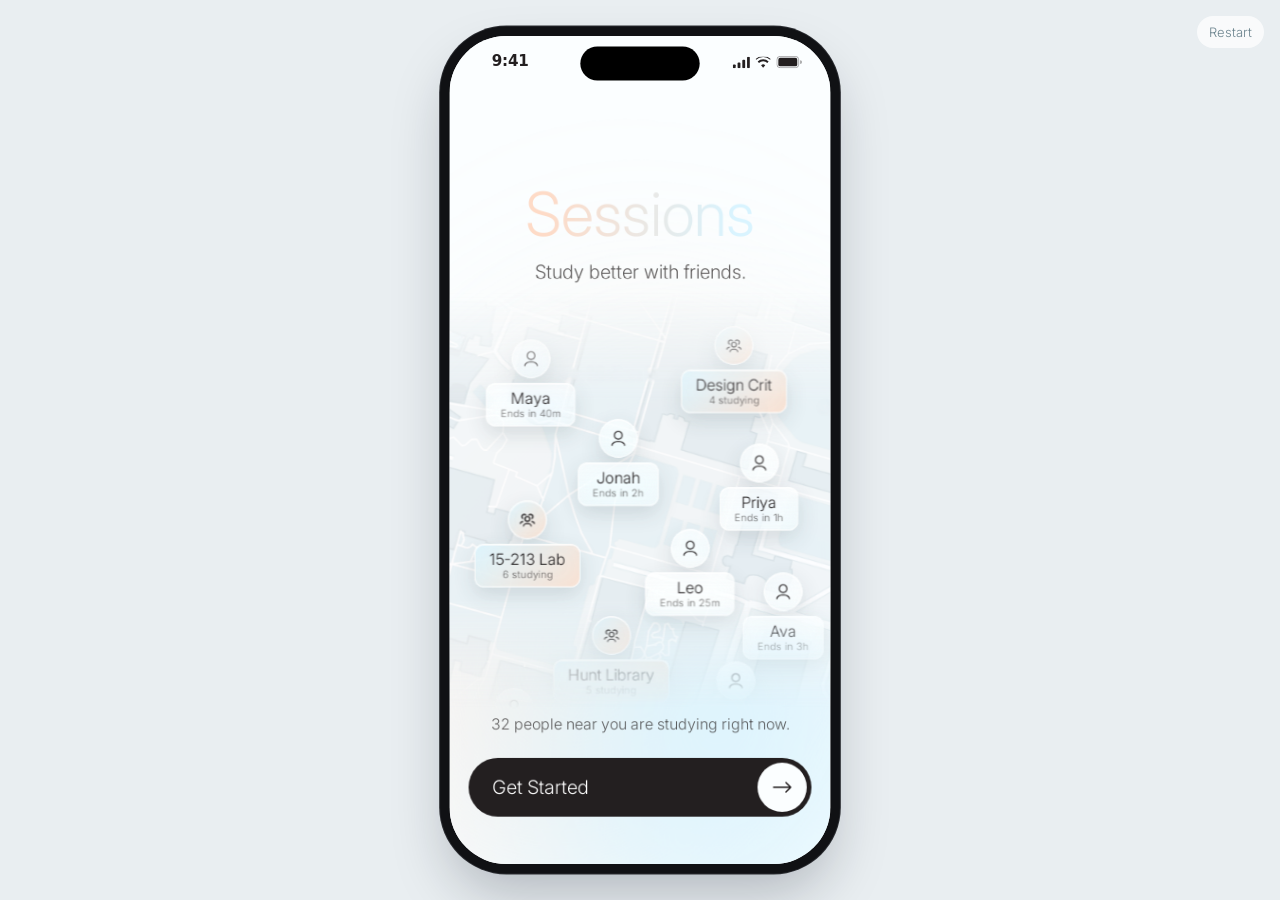
<file: work/sessions-prototype.html>
<!doctype html>
<html lang="en">
<head>
<meta charset="utf-8">
<meta name="viewport" content="width=device-width, initial-scale=1, viewport-fit=cover">
<title>Sessions Prototype</title>
<link rel="preconnect" href="https://fonts.googleapis.com">
<link rel="preconnect" href="https://fonts.gstatic.com" crossorigin>
<link href="https://fonts.googleapis.com/css2?family=Inter:wght@300;500&display=swap" rel="stylesheet">
<style>[hidden]:not([hidden=until-found i]){display:none!important}</style>
<style>
/* On phones and tablets the screen is often smaller than the 402 by 874 device, and a grid
   stops centring a child that is bigger than it, so the scaled device sat low and to the
   right and was cut off. Pinned to the centre, as embed mode already does, it fits. Desktop
   widths are left as they are. */
@media (max-width: 900px) {
  #scaler { position: absolute; left: 50%; top: 50%; margin: -437px 0 0 -201px; }
}
</style>
<style>
/* Sessions, built from the final Figma screens (Personal Work, Study App).
   Every colour, size and blur below is the file's own: the backgrounds are
   its blurred ellipses, the glass is its 10% white with a 25% white edge. */
:root{
  --bg:#FBFEFF; --ink:#231F20; --ink50:rgba(35,31,32,.70); --slate:#6C848E; --deep:#34434A;
  --pale:#D9F4FF; --peach:#FEDBC7; --line:#E5E5E5; --dark:#596E77;
  --ease:cubic-bezier(.22,1,.36,1); --spring:cubic-bezier(.34,1.4,.64,1);
  /* Helvetica Neue where the system has it, as in the file; Inter Light, the
     closest open face, everywhere else. */
  --sans:"Helvetica Neue","HelveticaNeue",Inter,Helvetica,Arial,sans-serif;
  --sys:-apple-system,"SF Pro Text",system-ui,sans-serif;
  /* One frosted glass for everything that floats over content: sheets,
     banners, toasts, map cards. Same edge and blur as the file's glass,
     with enough white behind the text to keep ink legible on any screen. */
  --frost-bg:linear-gradient(180deg,rgba(255,255,255,.58),rgba(251,254,255,.32));--frost-edge:rgba(255,255,255,.85);
  --frost-blur:blur(16px) saturate(1.9) brightness(1.04);
  --frost-shadow:inset 0 1px 0 rgba(255,255,255,.95),inset 0 -1px 0 rgba(255,255,255,.35),0 10px 28px rgba(52,67,74,.16);
}
*,*::before,*::after{box-sizing:border-box}
html,body{height:100%;margin:0}
body{background:#E9EEF1;font-family:var(--sans);font-weight:300;color:var(--ink);-webkit-font-smoothing:antialiased;overflow:hidden}
button{font:inherit;color:inherit;background:none;border:0;padding:0;cursor:pointer;-webkit-tap-highlight-color:transparent}
button:focus-visible,[tabindex]:focus-visible,input:focus-visible{outline:2px solid var(--slate);outline-offset:2px}
input{font:inherit;color:inherit}
.med{font-weight:500}
svg.i{display:block;flex:none}

/* stage and device */
#stage{position:fixed;inset:0;display:grid;place-items:center}
#scaler{transform-origin:center center}
#device{position:relative;width:402px;height:874px;border-radius:60px;overflow:hidden;background:var(--bg);box-shadow:0 0 0 10px #101114,0 0 0 11px #2A2C31,0 30px 60px rgba(16,24,40,.25)}
@media (max-width:440px){ body{background:var(--bg)} #device{border-radius:0;box-shadow:none} }
#restart{position:fixed;top:16px;right:16px;font-size:13px;color:var(--slate);padding:8px 12px;border-radius:999px;background:rgba(255,255,255,.7)}
@media (max-width:440px){ #restart{display:none} }

/* status bar */
#status{position:absolute;inset:0 0 auto 0;height:54px;z-index:60;pointer-events:none;font-family:var(--sys);color:var(--ink)}
#status .time{position:absolute;left:32px;top:17px;width:64px;text-align:center;font-weight:600;font-size:16px;letter-spacing:-.2px}
#status .island{position:absolute;left:138px;top:11px;width:126px;height:36px;border-radius:18px;background:#000}
#status .right{position:absolute;right:30px;top:21px;display:flex;gap:6px;align-items:center}

/* screens */
#viewport{position:absolute;inset:0;overflow:hidden}
.screen{position:absolute;inset:0;background:var(--bg);overflow:hidden;will-change:transform,opacity}
.scroll{position:absolute;inset:0;overflow-y:auto;overflow-x:hidden;scrollbar-width:none}
.scroll::-webkit-scrollbar{display:none}
.t-in-right{animation:inRight .5s var(--ease) both}.t-out-left{animation:outLeft .5s var(--ease) both}
.t-in-left{animation:inLeft .5s var(--ease) both}.t-out-right{animation:outRight .5s var(--ease) both}
.t-in-fade{animation:fadeIn .45s ease-out both}.t-out-fade{animation:fadeOut .45s ease-out both}
@keyframes inRight{from{transform:translateX(100%)}to{transform:none}}
@keyframes outLeft{from{transform:none}to{transform:translateX(-30%);opacity:.6}}
@keyframes inLeft{from{transform:translateX(-30%);opacity:.6}to{transform:none;opacity:1}}
@keyframes outRight{from{transform:none}to{transform:translateX(100%)}}
@keyframes fadeIn{from{opacity:0}to{opacity:1}}
@keyframes fadeOut{from{opacity:1}to{opacity:0}}

/* the file's light: blurred ellipses behind everything */
/* welcome: one live card from the map, at its real size, in the light */
.mapcard.preview{pointer-events:none;animation:rise .8s var(--ease) .1s both}
.mapcard.preview .avs{display:flex;flex:none;align-self:center}
.mapcard.preview .avs i{width:28px;height:28px;border-radius:50%;margin-left:-8px;display:grid;place-items:center;font-style:normal;font-size:13px;color:var(--ink);background:var(--pale);border:2px solid var(--bg)}
.mapcard.preview .avs i:first-child{margin-left:0}
.mapcard.preview .avs i.more{background:var(--bg);border-color:var(--line)}
@keyframes rise{from{opacity:0;transform:translateY(10px)}to{opacity:1;transform:none}}
@media (prefers-reduced-motion:reduce){.mapcard.preview{animation:none}}
.lg{--frost-bg:linear-gradient(180deg,rgba(255,255,255,.42),rgba(251,254,255,.16))}
/* sheets carry reading text: heavier frost and more milk so nothing behind competes */
.sheet,.lg .sheet{background:linear-gradient(180deg,rgba(251,254,255,.82),rgba(251,254,255,.7))}
.lg .pin.grp .dot,.lg .pin.grp .lab{background:linear-gradient(135deg,rgba(217,244,255,.6),rgba(254,219,199,.6))}
.glow{position:absolute;border-radius:50%;pointer-events:none}
.glow.sq{border-radius:0}

/* type */
.h1{font-weight:500;font-size:32px;line-height:1.15;color:var(--ink);margin:0}
.t24{font-size:24px}.t20{font-size:20px}.t16{font-size:16px}.t12{font-size:13px;line-height:1.35}
.mut{color:var(--ink50)}
.accent{color:var(--dark)}
/* the wordmark: the file's 64 Light with its peach-to-blue, the one place the gradient stays */
.wordmark{font-size:64px;line-height:75px;background:linear-gradient(90deg,#FEDBC7 20%,#D9F4FF 80%);-webkit-background-clip:text;background-clip:text;color:transparent}

.grad-text{background:linear-gradient(180deg,#FBFEFF 22%,#D9F4FF 82%);-webkit-background-clip:text;background-clip:text;color:transparent}
.warm-text{background:linear-gradient(90deg,#FEDBC7 26%,#D9F4FF 74%);-webkit-background-clip:text;background-clip:text;color:transparent}

/* glass */
.glass{background:linear-gradient(180deg,rgba(255,255,255,.18),rgba(255,255,255,.06));border:1px solid rgba(255,255,255,.4);border-radius:250px;-webkit-backdrop-filter:blur(12px) saturate(1.6);backdrop-filter:blur(12px) saturate(1.6);box-shadow:inset 0 1px 0 rgba(255,255,255,.55),inset 0 -1px 0 rgba(255,255,255,.15),0 8px 24px rgba(35,31,32,.12)}
.frost{background:var(--frost-bg);border:1px solid var(--frost-edge);-webkit-backdrop-filter:var(--frost-blur);backdrop-filter:var(--frost-blur);box-shadow:var(--frost-shadow)}
.glass-pale{background:rgba(217,244,255,.25);border:1px solid rgba(255,255,255,.25)}

/* buttons */
.btn{display:flex;align-items:center;justify-content:center;gap:10px;width:100%;height:44px;font-size:20px;color:var(--ink);border-radius:15px;transition:transform .15s ease}
.btn:active{transform:scale(.98)}
/* The file's primary: pale blue with a white glow inside its edge. The file
   set some labels in white on it, which is about 1.2:1; here every label is
   ink, about 14:1. */
.btn.primary{background:var(--pale);border:1px solid rgba(217,244,255,.5);box-shadow:inset 0 0 15px 6.7px var(--bg)}
.btn.secondary{background:rgba(251,254,255,.5);border:1px solid rgba(255,255,255,.25);border-radius:12.5px}
.btn.outline{border:1px solid var(--line);background:var(--bg)}
.btn[disabled]{opacity:.45;pointer-events:none}
.iconbtn{width:50px;height:50px;border-radius:50%;display:grid;place-items:center;flex:none}
.iconbtn.pale{background:rgba(217,244,255,.5);border:1px solid rgba(255,255,255,.25)}
.iconbtn.clear{background:rgba(255,255,255,.1);border:1px solid rgba(255,255,255,.25)}
.small{position:relative;display:inline-flex;align-items:center;justify-content:center;height:36px;padding:0 20px;border-radius:10px;font-size:16px}
.small::after{content:"";position:absolute;inset:-5px 0}
.small.blue{background:var(--pale)}
.small.line{border:1px solid var(--line);background:var(--bg)}

/* rows and cards */
.row{display:flex;align-items:center;gap:20px;min-height:60px;padding:5px;border:1px solid var(--line);border-radius:15px;background:var(--bg);width:100%;text-align:left}
.avatar{width:50px;height:50px;border-radius:12.5px;background:var(--line);display:grid;place-items:center;flex:none}
.avatar.round{border-radius:50%;background:rgba(217,244,255,.5);border:1px solid rgba(255,255,255,.25)}
.row .txt{flex:1;min-width:0;display:flex;flex-direction:column}
.row .txt .a{font-size:20px;white-space:nowrap;overflow:hidden;text-overflow:ellipsis}
.row .txt .b{font-size:16px;color:var(--ink50)}
.row .go{width:50px;height:50px;display:grid;place-items:center;flex:none}
.card{border:1px solid var(--line);border-radius:15px;background:var(--bg)}
.bar{height:5px;border-radius:250px;background:rgba(229,229,229,.5);position:relative;overflow:hidden}
.bar i{position:absolute;inset:0 auto 0 0;border-radius:250px;background:linear-gradient(90deg,#FEDBC7,#D9F4FF)}

/* tab bar: near-black, the active tab under a glass lens */
#tabbar{position:absolute;left:20px;bottom:50px;width:362px;height:47px;border-radius:36.654px;background:#231F20;z-index:40;display:none}
#tabbar.on{display:block}
#tabbar .lens{position:absolute;top:0;left:0;width:88.3px;height:46.9px;border-radius:36.654px;background:rgba(217,244,255,.4);border:1px solid rgba(255,255,255,.25);box-shadow:inset 0 2.8px 2.8px rgba(0,0,0,.25),0 2.8px 2.8px rgba(0,0,0,.25);transition:left .45s var(--spring)}
#tabbar .tabs{position:absolute;inset:0;display:flex;justify-content:space-between;align-items:center;padding:0 54px 0 53px}
#tabbar button{width:44px;height:44px;display:grid;place-items:center;color:rgba(217,244,255,.7);position:relative;z-index:1}
#tabbar button[aria-current="page"]{color:#D9F4FF}

/* sheets */
#ov{position:absolute;inset:0;z-index:70;pointer-events:none}
#ov.on{pointer-events:auto}
.scrim{position:absolute;inset:0;background:rgba(35,31,32,.18);opacity:0;transition:opacity .35s ease}
#ov.on .scrim{opacity:1}
.sheet{position:absolute;left:8px;right:8px;bottom:8px;border-radius:40px;background:var(--frost-bg);-webkit-backdrop-filter:var(--frost-blur);backdrop-filter:var(--frost-blur);border:1px solid var(--frost-edge);box-shadow:var(--frost-shadow);padding:14px 20px 24px;transform:translateY(110%);transition:transform .5s var(--ease)}
#ov.on .sheet{transform:none}
.sheet p{text-wrap:pretty}
.sheet .grab{width:40px;height:5px;border-radius:3px;background:rgba(35,31,32,.15);margin:0 auto 18px}

/* toast and notification */
#sysalert{position:absolute;inset:0;z-index:90;display:grid;place-items:center;background:rgba(0,0,0,.2);opacity:0;transition:opacity .2s}
#sysalert.show{opacity:1}
#sysalert[hidden]{display:none}
#sysalert .sa{width:270px;border-radius:14px;overflow:hidden;background:rgba(242,242,247,.86);-webkit-backdrop-filter:blur(30px) saturate(1.8);backdrop-filter:blur(30px) saturate(1.8);font-family:-apple-system,'SF Pro Text',system-ui,sans-serif;text-align:center;transform:scale(1.1);transition:transform .25s var(--ease)}
#sysalert.show .sa{transform:none}
#sysalert .sa-b{padding:19px 16px 15px}
#sysalert .sa-b p{margin:0;font-size:13px;line-height:16px;color:#000}
#sysalert .sa-b p:first-child{font-size:17px;line-height:22px;font-weight:600;margin-bottom:4px}
#sysalert .sa-a{display:flex;border-top:.5px solid rgba(60,60,67,.29)}
#sysalert .sa-a button{flex:1;height:44px;font-size:17px;color:#007AFF;font-family:inherit}
#sysalert .sa-a button+button{border-left:.5px solid rgba(60,60,67,.29);font-weight:600}
#toast{position:absolute;left:50%;bottom:120px;transform:translate(-50%,20px);opacity:0;z-index:80;padding:12px 20px;border-radius:250px;background:var(--frost-bg);border:1px solid var(--frost-edge);-webkit-backdrop-filter:var(--frost-blur);backdrop-filter:var(--frost-blur);box-shadow:var(--frost-shadow);color:var(--ink);font-size:16px;white-space:nowrap;transition:opacity .3s ease,transform .4s var(--ease);pointer-events:none}
#toast.show{opacity:1;transform:translate(-50%,0)}
#note{position:absolute;left:10px;right:10px;top:56px;z-index:75;border-radius:26px;padding:14px 16px;display:flex;gap:12px;align-items:center;background:var(--frost-bg);-webkit-backdrop-filter:var(--frost-blur);backdrop-filter:var(--frost-blur);border:1px solid var(--frost-edge);box-shadow:var(--frost-shadow);transform:translateY(-180px);transition:transform .55s var(--ease);text-align:left;width:auto}
#note.show{transform:none}
#note .app{width:38px;height:38px;border-radius:10px;flex:none;background:var(--ink);color:#D9F4FF;display:grid;place-items:center}

/* map */
.map{position:absolute;left:-249px;top:0;width:900px;height:876px;background:url("sessions-proto/map.png") 0 0/900px 876px no-repeat}
.toprow{position:absolute;top:100px;left:20px;right:20px;display:flex;gap:10px;z-index:5}
.toppill{flex:1;min-width:0;display:flex;align-items:center;gap:14px;height:52px;padding:0 14px 0 20px;border-radius:250px;background:var(--frost-bg);border:1px solid var(--frost-edge);-webkit-backdrop-filter:var(--frost-blur);backdrop-filter:var(--frost-blur);box-shadow:var(--frost-shadow);font-size:20px;white-space:nowrap;text-align:left;color:var(--ink);transition:transform .15s ease}
.toppill>span:nth-child(2){flex:1}
.toppill .chev{color:var(--ink50);display:grid}
.toppill[data-active]:active{transform:scale(.98)}
.pin{position:absolute;display:flex;flex-direction:column;align-items:center;gap:6px;z-index:4;transition:opacity .35s ease,transform .45s var(--ease)}
.pin .dot{width:50px;height:50px;border-radius:50%;display:grid;place-items:center;color:var(--ink)}
.pin .lab{padding:8px 18px;border-radius:12px;text-align:center;white-space:nowrap}
.pin .dot,.pin .lab{background:var(--frost-bg);border:1px solid var(--frost-edge);-webkit-backdrop-filter:var(--frost-blur);backdrop-filter:var(--frost-blur);box-shadow:var(--frost-shadow);transition:background .35s ease}
.pin .lab span{display:block}
.pin .lab .n{font-size:24px;line-height:1.1}
.pin .lab .e{font-size:13px;color:var(--ink50)}
/* the session in view rises and whitens; the others step back */
.pin.on{transform:translateY(-3px);z-index:5}
.pin.on .dot,.pin.on .lab{background:linear-gradient(180deg,rgba(255,255,255,.82),rgba(251,254,255,.62))}
.sr{position:absolute!important;width:1px;height:1px;margin:-1px;padding:0;overflow:hidden;clip:rect(0 0 0 0);white-space:nowrap;border:0}
h1{font-weight:inherit;margin:0}
.pin.dim{opacity:1}
.pin.grp .dot,.pin.grp .lab{background:linear-gradient(135deg,rgba(217,244,255,.75),rgba(254,219,199,.75))}
.pin.grp.on .dot,.pin.grp.on .lab{background:linear-gradient(135deg,#D9F4FF,#FEDBC7)}
.mapcard{position:absolute;left:28px;right:28px;top:626px;z-index:5;display:flex;gap:12px;align-items:center;padding:12px 10px 12px 16px;border-radius:15px;background:var(--frost-bg);border:1px solid var(--frost-edge);-webkit-backdrop-filter:var(--frost-blur);backdrop-filter:var(--frost-blur);box-shadow:var(--frost-shadow)}
/* active sessions: a row of the file's cards, one centred with the next and
   previous peeking 18px at the edges, snapping as you swipe */
.cards{position:absolute;left:0;right:0;top:618px;z-index:5;display:flex;gap:10px;padding:8px 28px 8px;overflow-x:auto;overscroll-behavior-x:contain;scroll-snap-type:x mandatory;scroll-padding:0 28px;scrollbar-width:none;-webkit-overflow-scrolling:touch}
.cards::-webkit-scrollbar{display:none}
.cards .mapcard{position:relative;left:auto;right:auto;top:auto;flex:0 0 346px;scroll-snap-align:center;scroll-snap-stop:always;transition:transform .35s var(--ease),opacity .35s ease}
.cards .mapcard:not(.on){transform:scale(.96)}
.mapcard .who{display:grid;place-items:center;width:32px;height:32px;color:var(--ink);flex:none;align-self:flex-start;margin-top:2px}
.mapcard .meta{display:flex;flex-direction:column;flex:1;min-width:0;gap:4px}
.mapcard .meta .t20{white-space:nowrap;overflow:hidden;text-overflow:ellipsis}
.mapcard .meta .t12{line-height:1.35;color:var(--ink50)}
.maplabels{position:absolute;left:-249px;top:0;width:900px;height:876px;pointer-events:none;font-family:var(--sans)}
.cta{position:absolute;left:20px;right:20px;height:48px;border-radius:250px;background:var(--ink);color:#FBFEFF;display:flex;align-items:center;justify-content:center;gap:12px;font-size:20px;z-index:6;transition:transform .15s ease}
.cta:active{transform:scale(.985)}
.toprow .start{width:52px;height:52px;border-radius:50%;background:var(--pale);border:1px solid rgba(255,255,255,.6);box-shadow:var(--frost-shadow);color:var(--ink);display:grid;place-items:center;flex:none;transition:transform .15s ease}
.toprow .start:active{transform:scale(.94)}

/* timer screens */
.timer-dark .glow{will-change:auto}
.tag{position:absolute;top:100px;left:50%;transform:translateX(-50%);display:flex;align-items:center;gap:10px;height:52px;padding:0 20px;color:var(--deep);font-size:24px;white-space:nowrap}
.readout{position:absolute;left:0;right:0;top:354px;text-align:center}
.readout .num{font-size:96px;line-height:113px;letter-spacing:-1px;font-variant-numeric:tabular-nums}
.readout .lab{font-size:20px;color:#FBFEFF;margin-top:10px}
/* four dots: quarters of the session, filled as they pass */
.prog{display:flex;gap:10px;justify-content:center;margin-top:12px}
.prog i{width:9px;height:9px;border-radius:50%;border:1px solid rgba(217,244,255,.85);transition:background .5s ease,transform .5s var(--spring)}
.prog i.on{background:linear-gradient(180deg,#FBFEFF,#D9F4FF);border-color:#D9F4FF}
.readout .num{transition:transform .18s var(--ease)}
.readout .num.bump{transform:scale(1.03)}
.seg{position:absolute;top:100px;left:84px;width:234px;height:60px;border-radius:250px;display:flex;align-items:center;padding:3px;box-sizing:border-box}
.seg .knob{position:absolute;top:2px;left:3px;width:111px;height:54px;border-radius:250px;background:var(--pale);border:1px solid rgba(255,255,255,.25);box-shadow:inset 0 1px 0 rgba(255,255,255,.7),0 2px 8px rgba(52,67,74,.1);transition:left .4s var(--spring),width .4s var(--spring)}
.seg button{position:relative;z-index:1;flex:1;height:54px;font-size:24px;color:var(--ink50);transition:color .25s}
.seg button[aria-pressed="true"]{color:var(--ink)}
.hours{position:absolute;left:0;right:0;top:390px;text-align:center}
.hours .big{font-size:96px;line-height:113px;letter-spacing:-1px;font-variant-numeric:tabular-nums}
.hours .unit{font-size:24px;line-height:28px;color:#FBFEFF;margin-top:6px}
.dial{position:absolute;left:0;top:565px;width:402px;height:309px;overflow:visible;touch-action:none;cursor:grab}
.dial:active{cursor:grabbing}
.dial:focus{outline:none}
.dial:focus-visible{outline:2px solid var(--deep);outline-offset:-10px;border-radius:24px}
.hours .big{transition:transform .16s var(--ease)}
.hours .big.bump{transform:scale(1.02)}
.go{position:absolute;right:20px;top:764px;width:217px;height:60px;border-radius:250px;display:flex;align-items:center;padding:5px;overflow:hidden;touch-action:none}
.go .fill{position:absolute;left:0;top:0;bottom:0;width:0;border-radius:250px;background:rgba(251,254,255,.35);pointer-events:none}
.go .lab,.go .chev{transition:opacity .2s ease}
.go .knob{position:relative;z-index:2;width:50px;height:50px;border-radius:50%;background:var(--pale);border:1px solid rgba(255,255,255,.25);box-shadow:inset 0 1px 0 rgba(255,255,255,.7),0 2px 8px rgba(52,67,74,.12);display:grid;place-items:center;color:var(--deep);transition:transform .35s var(--ease)}
.go .lab{position:absolute;left:85px;font-size:24px;line-height:24px;color:var(--deep)}
.go .chev{position:absolute;right:20px;display:flex;color:var(--deep)}
.go .chev svg{margin-left:-5px}
/* name your session: the file's frame 437:1832 */
.askhead{position:absolute;left:25px;right:25px;top:293px;display:flex;flex-direction:column;align-items:center;text-align:center}
.g36{margin:0;font-size:36px;line-height:42px;font-weight:300;background:linear-gradient(180deg,#FBFEFF,#D9F4FF);-webkit-background-clip:text;background-clip:text;color:transparent}
.field.askfield{box-sizing:border-box;position:absolute;left:20px;top:519px;width:362px;background:rgba(217,244,255,.35);border:1px solid rgba(255,255,255,.4);box-shadow:inset 0 1px 2px rgba(255,255,255,.4);-webkit-backdrop-filter:blur(12px);backdrop-filter:blur(12px)}
.askfield input{color:var(--ink)}
.askfield input::placeholder{color:var(--ink)}
.field.askfield .send{background:var(--pale);color:var(--deep);border:1px solid rgba(255,255,255,.25)}
.iconbtn.askclose{position:absolute;left:20px;top:769px;color:var(--deep);background:rgba(255,255,255,.12);border:1px solid rgba(255,255,255,.75);box-shadow:inset 0 1px 2px rgba(255,255,255,.55)}
/* welcome: the map, crowded. Real pins, fading in one after another, so the first thing you see is what you're missing */
.crowd{position:absolute;left:0;right:0;top:270px;height:440px;overflow:hidden;pointer-events:none;-webkit-mask-image:linear-gradient(180deg,transparent,#000 26%,#000 74%,transparent);mask-image:linear-gradient(180deg,transparent,#000 26%,#000 74%,transparent)}
.crowd .map{top:-200px;opacity:.9}
.crowd .pin{transform-origin:center bottom;transform:scale(.82);animation:pinIn .6s var(--spring) both}
.crowd .pin .lab .n{font-size:20px}
@keyframes pinIn{from{opacity:0;transform:translateY(10px) scale(.7)}to{opacity:1;transform:scale(.82)}}
@media (prefers-reduced-motion:reduce){.crowd .pin{animation:none}}
.bgimg{position:absolute;left:0;top:0;width:402px;height:874px;pointer-events:none;user-select:none}
.bottomrow{position:absolute;left:20px;right:20px;bottom:50px;display:flex;justify-content:space-between;align-items:center}
.pillbtn{display:flex;align-items:center;gap:20px;padding:0 20px;font-size:24px;color:var(--deep);height:52px}
/* the timer's glass, as the file renders it: almost no fill, a bright 1px rim, an inner highlight, no drop shadow */
/* Figma's Glass effect (refraction 1, depth 70, light -45°, dispersion 1) has no CSS equivalent, so each glass piece is Figma's own render of it,
   cut from the frame. Pills stretch from the middle so the rounded ends stay exact at any label width. */
[data-screen=run] .glass,[data-screen=dial] .seg .knob,[data-screen=dial] .go .knob{background:none!important;border:0;box-shadow:none!important;-webkit-backdrop-filter:none!important;backdrop-filter:none!important}
[data-screen=run] .tag.glass{border-style:solid;border-width:0 20px;padding:0;border-image:url(sessions-proto/g_tag.png) 0 40 fill / 0 20px stretch;height:52px}
[data-screen=run] .along.glass{border-style:solid;border-width:0 20px;padding:0;border-image:url(sessions-proto/g_along.png) 0 40 fill / 0 20px stretch;height:52px}
[data-screen=run] .pillbtn.glass{border-style:solid;border-width:0 20px;padding:0;border-image:url(sessions-proto/g_pause.png) 0 40 fill / 0 20px stretch;height:52px}
[data-screen=run] .iconbtn.glass{background:url(sessions-proto/g_close.png) 0 0/50px 50px no-repeat!important}
[data-screen=dial] .seg .knob{background:url(sessions-proto/g_pub.png) 0 0/111px 54px no-repeat!important;border-radius:250px}
[data-screen=dial] .go .knob{background:url(sessions-proto/g_go.png) 0 0/50px 49px no-repeat!important}
.along{position:absolute;left:50%;top:670px;transform:translateX(-50%);display:flex;align-items:center;gap:20px;height:52px;padding:0 20px;color:var(--deep);font-size:24px;white-space:nowrap}

/* onboarding */
.steps{display:flex;gap:6px;flex:1}
.steps i{position:relative;flex:1;height:5px;border-radius:250px;background:rgba(229,229,229,.5);overflow:hidden}
.steps i::after{content:"";position:absolute;inset:0;border-radius:250px;background:var(--pale);transform:scaleX(0);transform-origin:left}
.steps i.on::after{transform:none}
.steps i.now::after{animation:stepfill .6s var(--ease) .15s both}
@keyframes stepfill{from{transform:scaleX(0)}to{transform:none}}
.obhead{position:absolute;left:20px;right:20px;top:100px;display:flex;align-items:center;gap:16px;height:24px}
.obbody{position:absolute;left:20px;right:20px;top:154px;display:flex;flex-direction:column;gap:32px}
.obtitle{display:flex;flex-direction:column;gap:12px}
.obtitle .h1{text-wrap:balance}
.obtitle p{margin:0;font-size:16px;line-height:1.4;color:var(--ink50)}
.inputline{display:flex;align-items:center;height:56px;padding:0 20px;border-radius:15px;border:1px solid var(--line);background:var(--bg);font-size:20px}
.inputline input{flex:1;align-self:stretch;border:0;outline:none;background:none;font:inherit;font-weight:300;color:var(--ink);min-width:0}
.inputline input::placeholder{color:rgba(35,31,32,.4)}
.textlink{font-size:16px;color:var(--slate);text-align:center;height:44px}
.chips{display:flex;flex-wrap:wrap;gap:8px}
.chip{position:relative;white-space:nowrap;height:39px;padding:0 10px;border-radius:10px;border:1px solid var(--line);font-size:16px;background:transparent;transition:background .2s,border-color .2s}
.chip::after{content:"";position:absolute;inset:-3px -3px}
.chip[aria-pressed="true"]{background:rgba(217,244,255,.5);border-color:var(--slate)}
.chip.add{width:39px;padding:0;display:grid;place-items:center}
/* settings choices use the Settings row: line border, radius 15, 20px title over a 16px line, and a thin ink check on the chosen row (iOS list convention) */
.opt{display:flex;align-items:center;gap:16px;min-height:64px;padding:10px 20px;width:100%;text-align:left;background:var(--bg);border:1px solid var(--line);border-radius:15px;transition:border-color .2s}
.opt .stack{flex:1;min-width:0;gap:2px}
.opt .t20{font-size:20px;line-height:24px;color:var(--ink)}
.opt .t16{font-size:16px;line-height:20px;color:var(--ink50)}
.opt .chk{width:24px;height:24px;display:grid;place-items:center;flex:none;color:var(--ink);opacity:0;transform:scale(.6);transition:opacity .2s,transform .3s var(--spring)}
.opt[aria-checked="true"] .chk{opacity:1;transform:none}
.optlabel{font-size:16px;color:var(--ink50);margin:0 0 -2px 4px}
/* the switch in the file's own terms: hairline track off; the tab bar's ink pill with a pale-blue knob when on */
.switch{width:51px;height:31px;border-radius:250px;background:rgba(251,254,255,.5);border:1px solid var(--line);position:relative;flex:none;transition:background .25s,border-color .25s}
.switch::after{content:"";position:absolute;top:3px;left:3px;width:23px;height:23px;border-radius:50%;background:var(--bg);border:1px solid var(--line);box-shadow:0 1px 2px rgba(52,67,74,.08);transition:transform .3s var(--spring),background .25s,border-color .25s}
.switch[aria-checked="true"]{background:linear-gradient(90deg,#596E77,#6C848E);border-color:rgba(255,255,255,.25)}
.switch[aria-checked="true"]::after{transform:translateX(20px);background:var(--pale);border-color:rgba(255,255,255,.25);box-shadow:none}

/* field */
.field{display:flex;align-items:center;justify-content:space-between;height:62px;padding:5px 5px 5px 25px;border-radius:61.8px;background:var(--frost-bg);border:1px solid var(--frost-edge);-webkit-backdrop-filter:var(--frost-blur);backdrop-filter:var(--frost-blur);box-shadow:var(--frost-shadow);width:100%}
.field input{flex:1;align-self:stretch;background:none;border:0;outline:none;font-size:20px;color:var(--ink);min-width:0}
.field input::placeholder{color:var(--ink50)}
.field .send{width:52px;height:52px;border-radius:50%;background:var(--ink);display:grid;place-items:center;color:var(--bg);flex:none}
.search{display:flex;align-items:center;gap:20px;height:44px;padding:0 25px;border-radius:250px;background:rgba(217,244,255,.25);border:1px solid rgba(255,255,255,.25);-webkit-backdrop-filter:blur(12px);backdrop-filter:blur(12px);box-shadow:inset 0 1px 1px rgba(255,255,255,.6);font-size:20px}
.flist{overflow-y:auto;scrollbar-width:none;-webkit-mask-image:linear-gradient(180deg,#000 85%,transparent);mask-image:linear-gradient(180deg,#000 85%,transparent);padding-bottom:24px}
.flist::-webkit-scrollbar{display:none}
.hlist{-webkit-mask-image:linear-gradient(180deg,transparent,#000 12px);mask-image:linear-gradient(180deg,transparent,#000 12px)}
button[data-back]::after,button[data-end]::after{content:"";position:absolute;inset:-10px}
button[data-back]{position:relative}
.search .ph{flex:1;color:var(--ink50)}

/* screen frame helpers */
.pad{position:absolute;left:20px;right:20px}
.stack{display:flex;flex-direction:column}
.center{text-align:center}
.fade-bottom{position:absolute;left:-17px;right:-17px;bottom:-60px;height:180px;background:var(--bg);filter:blur(25px);pointer-events:none;z-index:3}
</style>
</head>
<body>
<div id="stage"><div id="scaler"><div id="device">
  <div id="status" aria-hidden="true">
    <div class="time">9:41</div><div class="island"></div>
    <div class="right">
      <svg width="18" height="12" viewBox="0 0 18 12"><rect x="0" y="8" width="3" height="4" rx="1" fill="currentColor"/><rect x="5" y="6" width="3" height="6" rx="1" fill="currentColor"/><rect x="10" y="3" width="3" height="9" rx="1" fill="currentColor"/><rect x="15" y="0" width="3" height="12" rx="1" fill="currentColor"/></svg>
      <svg width="16" height="12" viewBox="0 0 16 12"><path d="M8 11.5l2.2-2.6a3.2 3.2 0 0 0-4.4 0z" fill="currentColor"/><path d="M3.6 6.4a6.3 6.3 0 0 1 8.8 0l1.4-1.6a8.4 8.4 0 0 0-11.6 0z" fill="currentColor"/><path d="M.6 3.2a10.6 10.6 0 0 1 14.8 0L16 2.4a11.7 11.7 0 0 0-16 0z" fill="currentColor"/></svg>
      <svg width="27" height="13" viewBox="0 0 27 13"><rect x=".5" y=".5" width="23" height="12" rx="3.5" fill="none" stroke="currentColor" opacity=".4"/><rect x="2" y="2" width="20" height="9" rx="2" fill="currentColor"/><path d="M25 4.5v4a2 2 0 0 0 0-4z" fill="currentColor" opacity=".4"/></svg>
    </div>
  </div>
  <div id="viewport"></div>
  <nav id="tabbar" aria-label="Main">
    <div class="lens"></div>
    <div class="tabs">
      <button data-tab="map" aria-label="Map"></button>
      <button data-tab="friends" aria-label="Friends"></button>
      <button data-tab="profile" aria-label="Profile"></button>
    </div>
  </nav>
  <button id="note" type="button" aria-live="polite"></button>
  <div id="ov"><div class="scrim"></div></div>
  <div id="toast" role="status" aria-live="polite"></div>
  <div id="sysalert" role="alertdialog" aria-modal="true" aria-labelledby="sa-t" hidden><div class="sa"><div class="sa-b"><p id="sa-t">“Sessions” Would Like to Send You Notifications</p><p>Get a heads-up when friends start studying near you or a session you could join is filling up.</p></div><div class="sa-a"><button data-sa="0">Don’t Allow</button><button data-sa="1">Allow</button></div></div></div>
  <div id="live" class="sr" aria-live="polite" style="position:absolute;width:1px;height:1px;overflow:hidden;clip:rect(0 0 0 0)"></div>
</div></div></div>
<button id="restart" type="button">Restart</button>

<script>
/* ---------- icons, from the file's icon components ---------- */
const ICON={
pin:'<path d="M5 9.92285C5 14.7747 9.24448 18.7869 11.1232 20.3252C11.3921 20.5454 11.5281 20.6568 11.7287 20.7132C11.8849 20.7572 12.1148 20.7572 12.271 20.7132C12.472 20.6567 12.6071 20.5463 12.877 20.3254C14.7557 18.7871 18.9999 14.7751 18.9999 9.9233C18.9999 8.08718 18.2625 6.32605 16.9497 5.02772C15.637 3.72939 13.8566 3 12.0001 3C10.1436 3 8.36301 3.7295 7.05025 5.02783C5.7375 6.32616 5 8.08674 5 9.92285Z"/><path d="M10 9C10 10.1046 10.8954 11 12 11C13.1046 11 14 10.1046 14 9C14 7.89543 13.1046 7 12 7C10.8954 7 10 7.89543 10 9Z"/>',
users:'<path d="M21 19.9999C21 18.2583 19.3304 16.7767 17 16.2275M15 20C15 17.7909 12.3137 16 9 16C5.68629 16 3 17.7909 3 20M15 13C17.2091 13 19 11.2091 19 9C19 6.79086 17.2091 5 15 5M9 13C6.79086 13 5 11.2091 5 9C5 6.79086 6.79086 5 9 5C11.2091 5 13 6.79086 13 9C13 11.2091 11.2091 13 9 13Z"/>',
user:'<path d="M20 21C20 18.2386 16.4183 16 12 16C7.58172 16 4 18.2386 4 21M12 13C9.23858 13 7 10.7614 7 8C7 5.23858 9.23858 3 12 3C14.7614 3 17 5.23858 17 8C17 10.7614 14.7614 13 12 13Z"/>',
userAdd:'<path d="M15 19C15 16.7909 12.3137 15 9 15C5.68629 15 3 16.7909 3 19M19 16V13M19 13V10M19 13H16M19 13H22M9 12C6.79086 12 5 10.2091 5 8C5 5.79086 6.79086 4 9 4C11.2091 4 13 5.79086 13 8C13 10.2091 11.2091 12 9 12Z"/>',
search:'<path d="M15 15L21 21M10 17C6.13401 17 3 13.866 3 10C3 6.13401 6.13401 3 10 3C13.866 3 17 6.13401 17 10C17 13.866 13.866 17 10 17Z"/>',
close:'<path d="M21 21L12 12M12 12L3 3M12 12L21.0001 3M12 12L3 21.0001"/>',
right:'<path d="M16 17L21 12L16 7M21 12H3"/>',
left:'<path d="M8 7L3 12L8 17M3 12H21"/>',
edit:'<path d="M12 8.00012L4 16.0001V20.0001L8 20.0001L16 12.0001M12 8.00012L14.8686 5.13146L14.8704 5.12976C15.2652 4.73488 15.463 4.53709 15.691 4.46301C15.8919 4.39775 16.1082 4.39775 16.3091 4.46301C16.5369 4.53704 16.7345 4.7346 17.1288 5.12892L18.8686 6.86872C19.2646 7.26474 19.4627 7.46284 19.5369 7.69117C19.6022 7.89201 19.6021 8.10835 19.5369 8.3092C19.4628 8.53736 19.265 8.73516 18.8695 9.13061L18.8686 9.13146L16 12.0001M12 8.00012L16 12.0001"/>',
group:'<path d="M17 20C17 18.3431 14.7614 17 12 17C9.23858 17 7 18.3431 7 20M21 17.0004C21 15.7702 19.7659 14.7129 18 14.25M3 17.0004C3 15.7702 4.2341 14.7129 6 14.25M18 10.2361C18.6137 9.68679 19 8.8885 19 8C19 6.34315 17.6569 5 16 5C15.2316 5 14.5308 5.28885 14 5.76389M6 10.2361C5.38625 9.68679 5 8.8885 5 8C5 6.34315 6.34315 5 8 5C8.76835 5 9.46924 5.28885 10 5.76389M12 14C10.3431 14 9 12.6569 9 11C9 9.34315 10.3431 8 12 8C13.6569 8 15 9.34315 15 11C15 12.6569 13.6569 14 12 14Z"/>',
pause:'<path d="M9 3.5v17M15 3.5v17"/>',
play:'<path d="M8.5 5.8v12.4a.6.6 0 0 0 .9.5l9.6-6.2a.6.6 0 0 0 0-1L9.4 5.3a.6.6 0 0 0-.9.5z"/>',
chevron:'<path d="M9 5L16 12L9 19"/>',
share:'<path d="M15 6L12 3L9 6M12 3V13M7.00023 10C6.06835 10 5.60241 10 5.23486 10.1522C4.74481 10.3552 4.35523 10.7448 4.15224 11.2349C4 11.6024 4 12.0681 4 13V17.8C4 18.9201 4 19.4798 4.21799 19.9076C4.40973 20.2839 4.71547 20.5905 5.0918 20.7822C5.5192 21 6.07899 21 7.19691 21H16.8036C17.9215 21 18.4805 21 18.9079 20.7822C19.2842 20.5905 19.5905 20.2839 19.7822 19.9076C20 19.4802 20 18.921 20 17.8031V13C20 12.0681 19.9999 11.6024 19.8477 11.2349C19.6447 10.7448 19.2554 10.3552 18.7654 10.1522C18.3978 10 17.9319 10 17 10"/>',
link:'<path d="M9.1718 14.8288L14.8287 9.17192M7.05086 11.293L5.63664 12.7072C4.07455 14.2693 4.07409 16.8022 5.63619 18.3643C7.19829 19.9264 9.7317 19.9259 11.2938 18.3638L12.7065 16.9498M11.2929 7.05L12.7071 5.63579C14.2692 4.07369 16.8016 4.07397 18.3637 5.63607C19.9258 7.19816 19.9257 9.73085 18.3636 11.2929L16.9501 12.7071"/>',
settings:'<path d="M20.35 8.92L19.98 8.72C19.93 8.69 19.9 8.67 19.87 8.66C19.6 8.49 19.37 8.27 19.2 8C19.18 7.97 19.17 7.94 19.13 7.88C19.1 7.83 19.09 7.8 19.07 7.77C18.92 7.49 18.84 7.18 18.83 6.86C18.83 6.82 18.83 6.79 18.83 6.73L18.84 6.3C18.85 5.62 18.86 5.28 18.76 4.97C18.68 4.7 18.54 4.45 18.35 4.24C18.13 4 17.83 3.83 17.24 3.48L16.75 3.2C16.15 2.86 15.86 2.69 15.54 2.62C15.26 2.56 14.98 2.57 14.7 2.63C14.39 2.7 14.09 2.87 13.51 3.22L13.15 3.44C13.09 3.47 13.07 3.49 13.04 3.5C12.76 3.66 12.45 3.74 12.13 3.75C12.1 3.75 12.07 3.75 12 3.75C11.94 3.75 11.9 3.75 11.87 3.75C11.55 3.74 11.24 3.66 10.96 3.5C10.93 3.49 10.91 3.47 10.85 3.44L10.49 3.22C9.9 2.87 9.61 2.69 9.29 2.62C9.02 2.56 8.73 2.56 8.45 2.61C8.13 2.68 7.84 2.85 7.24 3.2L6.75 3.48C6.16 3.83 5.86 4 5.65 4.24C5.46 4.45 5.32 4.7 5.24 4.97C5.14 5.28 5.15 5.62 5.16 6.3L5.17 6.73C5.17 6.79 5.17 6.82 5.17 6.86C5.16 7.17 5.08 7.49 4.93 7.77C4.91 7.8 4.9 7.83 4.87 7.88C4.83 7.94 4.82 7.97 4.8 7.99C4.63 8.26 4.4 8.49 4.13 8.66C4.1 8.67 4.07 8.69 4.02 8.72L3.65 8.92C3.05 9.25 2.75 9.42 2.53 9.66C2.34 9.87 2.19 10.12 2.1 10.39C2 10.69 2 11.04 2 11.73L2.01 12.29C2.01 12.97 2.01 13.31 2.11 13.62C2.2 13.89 2.34 14.13 2.54 14.34C2.76 14.58 3.05 14.74 3.65 15.08L4.01 15.28C4.07 15.31 4.1 15.33 4.13 15.34C4.4 15.51 4.63 15.74 4.8 16.01C4.82 16.03 4.83 16.06 4.87 16.13C4.9 16.19 4.92 16.22 4.94 16.25C5.08 16.52 5.16 16.83 5.17 17.15C5.17 17.18 5.17 17.21 5.17 17.28L5.16 17.69C5.15 18.38 5.14 18.72 5.24 19.03C5.32 19.3 5.46 19.55 5.65 19.76C5.87 20 6.17 20.17 6.76 20.52L7.25 20.8C7.85 21.14 8.14 21.31 8.46 21.38C8.74 21.44 9.02 21.43 9.3 21.37C9.62 21.3 9.91 21.13 10.5 20.77L10.85 20.56C10.91 20.53 10.93 20.51 10.96 20.5C11.24 20.34 11.55 20.26 11.87 20.25C11.9 20.24 11.93 20.24 12 20.24C12.06 20.24 12.1 20.24 12.13 20.25C12.45 20.26 12.76 20.34 13.04 20.5C13.06 20.51 13.09 20.53 13.13 20.55L13.51 20.78C14.1 21.13 14.39 21.31 14.71 21.38C14.98 21.44 15.27 21.44 15.55 21.39C15.87 21.32 16.17 21.15 16.76 20.8L17.25 20.52C17.84 20.17 18.14 20 18.35 19.76C18.54 19.55 18.68 19.3 18.76 19.03C18.86 18.73 18.85 18.39 18.84 17.71L18.83 17.27C18.83 17.21 18.83 17.18 18.83 17.14C18.84 16.82 18.92 16.51 19.07 16.23C19.09 16.2 19.1 16.17 19.13 16.12C19.17 16.06 19.18 16.03 19.2 16.01C19.37 15.73 19.6 15.51 19.87 15.34C19.9 15.33 19.93 15.31 19.98 15.28L20.35 15.08C20.95 14.75 21.25 14.58 21.47 14.34C21.66 14.13 21.81 13.88 21.9 13.61C22 13.31 22 12.97 22 12.29L21.99 11.71C21.99 11.03 21.99 10.69 21.89 10.38C21.8 10.11 21.66 9.87 21.46 9.66C21.25 9.42 20.95 9.26 20.35 8.92Z"/><path d="M8 12C8 14.21 9.79 16 12 16C14.21 16 16 14.21 16 12C16 9.79 14.21 8 12 8C9.79 8 8 9.79 8 12Z"/>',
book:'<path d="M12 9.7998V19.9998M12 19.9998L11.4185 19.1277C10.9017 18.3526 10.6426 17.9638 10.2998 17.6821C9.99512 17.4317 9.64306 17.2441 9.26569 17.1295C8.83942 17 8.36994 17 7.43073 17H4.59797C4.03901 17 3.7596 17 3.5459 16.8911C3.35774 16.7952 3.20487 16.6419 3.10899 16.4537C3 16.2398 3 15.9601 3 15.4001V6.6001C3 6.04004 3 5.75981 3.10899 5.5459C3.20487 5.35774 3.35774 5.20487 3.5459 5.10899C3.75981 5 4.03956 5 4.59961 5H7.19961C8.87977 5 9.72004 5 10.3618 5.32698C10.9263 5.6146 11.3852 6.0737 11.6729 6.63818C11.9998 7.27992 12 8.11965 12 9.7998C12 8.11965 12 7.27992 12.327 6.63818C12.6146 6.0737 13.0732 5.6146 13.6377 5.32698C14.2794 5 15.1196 5 16.7998 5H19.3998C19.9599 5 20.2401 5 20.454 5.10899C20.6422 5.20487 20.7948 5.35774 20.8906 5.5459C20.9996 5.75981 21 6.04004 21 6.6001V15.4001C21 15.9601 20.9996 16.2398 20.8906 16.4537C20.7948 16.6419 20.6425 16.7952 20.4543 16.8911C20.2406 17 19.961 17 19.402 17H16.5693C15.6301 17 15.1597 17 14.7334 17.1295C14.356 17.2441 14.0057 17.4317 13.701 17.6821C13.3568 17.965 13.096 18.3557 12.575 19.1372L12 19.9998Z"/>',
help:'<path d="M9.14648 9.07361C9.31728 8.54732 9.63015 8.07896 10.0508 7.71948C10.4714 7.36001 10.9838 7.12378 11.5303 7.03708C12.0768 6.95038 12.6362 7.0164 13.1475 7.22803C13.6587 7.43966 14.1014 7.78875 14.4268 8.23633C14.7521 8.68391 14.9469 9.21256 14.9904 9.76416C15.0339 10.3158 14.9238 10.8688 14.6727 11.3618C14.4215 11.8548 14.0394 12.2685 13.5676 12.5576C13.0958 12.8467 12.5533 12.9998 12 12.9998V14.0002M12 21C7.02944 21 3 16.9706 3 12C3 7.02944 7.02944 3 12 3C16.9706 3 21 7.02944 21 12C21 16.9706 16.9706 21 12 21ZM12.0498 17V17.1L11.9502 17.1002V17H12.0498Z"/>',
logout:'<path d="M12 9L15 12L12 15M15 12H4M9 7.24859V7.2002C9 6.08009 9 5.51962 9.21799 5.0918C9.40973 4.71547 9.71547 4.40973 10.0918 4.21799C10.5196 4 11.0801 4 12.2002 4H16.8002C17.9203 4 18.4796 4 18.9074 4.21799C19.2837 4.40973 19.5905 4.71547 19.7822 5.0918C20 5.5192 20 6.07899 20 7.19691V16.8036C20 17.9215 20 18.4805 19.7822 18.9079C19.5905 19.2842 19.2837 19.5905 18.9074 19.7822C18.48 20 17.921 20 16.8031 20H12.1969C11.079 20 10.5192 20 10.0918 19.7822C9.71547 19.5905 9.40973 19.2839 9.21799 18.9076C9 18.4798 9 17.9201 9 16.8V16.75"/>',
plus:'<path d="M6 12H12M12 12H18M12 12V18M12 12V6"/>',
clock:'<path d="M12 7V12H17M12 21C7.02944 21 3 16.9706 3 12C3 7.02944 7.02944 3 12 3C16.9706 3 21 7.02944 21 12C21 16.9706 16.9706 21 12 21Z"/>',
star:'<path d="M2.33496 10.3363C2.02171 10.0466 2.19187 9.5229 2.61557 9.47267L8.61914 8.76058C8.79182 8.7401 8.94181 8.63166 9.01465 8.47376L11.5469 2.98397C11.7256 2.59654 12.2764 2.59646 12.4551 2.9839L14.9873 8.47365C15.0601 8.63155 15.2092 8.74028 15.3818 8.76075L21.3857 9.47267C21.8094 9.5229 21.9791 10.0468 21.6659 10.3364L17.2278 14.4414C17.1001 14.5595 17.0433 14.7352 17.0771 14.9058L18.255 20.8355C18.3382 21.2539 17.8928 21.5782 17.5205 21.3698L12.2451 18.4161C12.0934 18.3312 11.9091 18.3316 11.7573 18.4165L6.48144 21.369C6.10913 21.5774 5.66294 21.2539 5.74609 20.8354L6.92414 14.9061C6.95803 14.7356 6.90134 14.5594 6.77367 14.4414L2.33496 10.3363Z"/>',
check:'<path d="M5 13L9 17L19 7"/>'
};
const I=(n,s=24,extra='')=>`<svg class="i" width="${s}" height="${s}" viewBox="0 0 24 24" fill="none" stroke="currentColor" stroke-width="1.5" stroke-linecap="round" stroke-linejoin="round" aria-hidden="true" ${extra}>${ICON[n]}</svg>`;

/* The file's illustrations, exported as vectors. */
const ART={
ice:`<svg width="203" height="215" viewBox="0 0 203 215" fill="none" aria-hidden="true"><g opacity=".75"><path d="M172.768 47.5402L181.02 85.0587L153.502 109.027L145.249 71.5086L172.768 47.5402Z" fill="url(#ic0)"/></g><g opacity=".75"><path d="M110.213 61.2996L118.465 98.8181L153.502 109.027L145.249 71.5086L110.213 61.2996Z" fill="url(#ic1)"/></g><g opacity=".75"><path d="M110.212 61.3003L145.268 71.5982L172.767 47.5409L137.64 37.529L110.212 61.3003Z" fill="url(#ic2)"/></g><g opacity=".75"><path d="M90.1462 85.9654L110.587 118.491L92.7823 150.346L72.3415 117.82L90.1462 85.9654Z" fill="url(#ic0)"/></g><g opacity=".75"><path d="M35.9163 120.046L56.3571 152.572L92.7823 150.346L72.3415 117.82L35.9163 120.046Z" fill="url(#ic1)"/></g><g opacity=".75"><path d="M35.9149 120.046L72.3887 117.897L90.1449 85.9645L53.7007 88.4067L35.9149 120.046Z" fill="url(#ic2)"/></g><g opacity=".75"><path d="M175.394 139.153L169.988 177.186L135.819 190.003L141.225 151.97L175.394 139.153Z" fill="url(#ic0)"/></g><g opacity=".75"><path d="M111.981 130.14L106.575 168.173L135.819 190.003L141.225 151.97L111.981 130.14Z" fill="url(#ic1)"/></g><g opacity=".75"><path d="M111.98 130.139L141.212 152.059L175.393 139.152L145.995 117.475L111.98 130.139Z" fill="url(#ic2)"/></g><g opacity=".75"><path d="M184.875 38.6953L196.665 92.2931L157.352 126.534L145.563 72.9358L184.875 38.6953Z" fill="url(#ic0)"/><path d="M196.457 92.2245L157.467 126.184L145.77 73.0034L184.76 39.0436L196.457 92.2245Z" stroke="#fff" stroke-opacity=".25" stroke-width=".375"/></g><g opacity=".75"><path d="M95.5115 58.3516L107.301 111.949L157.352 126.534L145.563 72.9358L95.5115 58.3516Z" fill="url(#ic1)"/><path d="M107.46 111.8L157.101 126.265L145.404 73.084L95.7624 58.6194L107.46 111.8Z" stroke="#fff" stroke-opacity=".25" stroke-width=".375"/></g><g opacity=".75"><path d="M95.5123 58.352L145.592 73.0633L184.876 38.6957L134.695 24.393L95.5123 58.352Z" fill="url(#ic2)"/></g><g opacity=".75"><path d="M98.5541 73.551L127.755 120.016L102.32 165.523L73.1187 119.058L98.5541 73.551Z" fill="url(#ic0)"/><path d="M127.537 120.021L102.31 165.156L73.3362 119.052L98.5631 73.9178L127.537 120.021Z" stroke="#fff" stroke-opacity=".25" stroke-width=".375"/></g><g opacity=".75"><path d="M21.0827 122.238L50.2838 168.703L102.32 165.523L73.1187 119.058L21.0827 122.238Z" fill="url(#ic1)"/></g><g opacity=".75"><path d="M21.0815 122.237L73.187 119.168L98.553 73.5503L46.4898 77.0391L21.0815 122.237Z" fill="url(#ic2)"/></g><g opacity=".75"><path d="M189.83 135.106L182.107 189.439L133.295 207.748L141.018 153.415L189.83 135.106Z" fill="url(#ic0)"/></g><g opacity=".75"><path d="M99.2404 122.23L91.5178 176.563L133.295 207.748L141.018 153.415L99.2404 122.23Z" fill="url(#ic1)"/></g><g opacity=".75"><path d="M99.2401 122.23L140.999 153.544L189.83 135.106L147.832 104.139L99.2401 122.23Z" fill="url(#ic2)"/></g><defs><linearGradient id="ic0" x1="0" y1="0" x2=".3" y2="1"><stop stop-color="#90B8C6"/><stop offset="1" stop-color="#465960"/></linearGradient><linearGradient id="ic1" x1="0" y1="0" x2=".3" y2="1"><stop stop-color="#D9F4FF"/><stop offset="1" stop-color="#6C848E"/></linearGradient><linearGradient id="ic2" x1="0" y1="1" x2=".3" y2="0"><stop stop-color="#FBFEFF"/><stop offset="1" stop-color="#D9F4FF"/></linearGradient></defs></svg>`,
popper:(a,b,id)=>`<svg width="269" height="181" viewBox="0 0 269 181" fill="none" aria-hidden="true"><g stroke-width="10.125" fill="none"><path d="M169.15 78.3608C166.987 71.8675 164.533 58.0196 172.019 54.5707C179.505 51.1223 191.383 68.6517 199.476 62.302C206.987 56.409 195.843 47.7766 203.444 40.684C209.573 34.9643 232.635 43.865 238.222 28.5613C241.933 18.3943 228.191 13.0738 222.616 11.3815" stroke="url(#${id}a)"/><path d="M59.8987 95.1653C64.5717 90.1648 72.5752 78.6005 67.2079 72.3447C61.8412 66.0896 43.7369 77.0717 39.0275 67.9262C34.6568 59.4386 48.3848 56.2375 44.4333 46.6224C41.2466 38.8683 16.573 37.3447 17.8747 21.1053C18.7396 10.3167 33.448 11.209 39.2209 11.9948" stroke="url(#${id}b)"/><path d="M136.35 117.399C146.925 108.399 176.715 91.8169 211.275 97.4869" stroke="url(#${id}c)"/><path d="M106.65 24.1074C118.125 27.4824 134.865 46.6524 110.025 96.3324" stroke="url(#${id}d)"/><path d="M235.26 79.2578L218.701 76.6227M204.75 131.336L192.906 119.469M266.527 55.8789L250.592 61.0915M150.301 40.3066L145.53 56.3803M81.2324 26.1309L89.7135 40.5943M55.0723 4.52734L67.8738 15.3551M40.8066 88.2324L43.4611 104.788M192.07 0.787109L194.678 17.3498M147.967 9.99023L133.65 18.7171" stroke="url(#${id}e)"/></g><path d="M93.03 67.8554L156.21 131.036L69.9044 154.161L93.03 67.8554Z" fill="url(#${id}f)"/><ellipse cx="127.636" cy="96.4151" rx="20.3061" ry="45.6779" transform="rotate(-45 127.636 96.4151)" fill="url(#${id}g)"/><defs><linearGradient id="${id}a" x1="162" y1="83" x2="237" y2="3" gradientUnits="userSpaceOnUse"><stop stop-color="${a}"/><stop offset="1" stop-color="#fff"/></linearGradient><linearGradient id="${id}b" x1="64" y1="102" x2="30" y2="-1" gradientUnits="userSpaceOnUse"><stop stop-color="${a}"/><stop offset="1" stop-color="#fff"/></linearGradient><linearGradient id="${id}c" x1="214" y1="96" x2="133" y2="96" gradientUnits="userSpaceOnUse"><stop stop-color="${b}"/><stop offset="1" stop-color="${a}"/></linearGradient><linearGradient id="${id}d" x1="115" y1="19" x2="115" y2="98" gradientUnits="userSpaceOnUse"><stop stop-color="${b}"/><stop offset="1" stop-color="${a}"/></linearGradient><linearGradient id="${id}e" x1="0" y1="0" x2="269" y2="181" gradientUnits="userSpaceOnUse"><stop stop-color="${a}"/><stop offset="1" stop-color="${a}"/></linearGradient><linearGradient id="${id}f" x1="93" y1="68" x2="120" y2="168" gradientUnits="userSpaceOnUse"><stop stop-color="${b}"/><stop offset="1" stop-color="${a}"/></linearGradient><linearGradient id="${id}g" x1="128" y1="51" x2="128" y2="142" gradientUnits="userSpaceOnUse"><stop stop-color="${a}"/><stop offset="1" stop-color="${b}"/></linearGradient></defs></svg>`
};

/* ---------- helpers ---------- */
const $=s=>document.querySelector(s);
const el=h=>{const t=document.createElement('template');t.innerHTML=h.trim();return t.content.firstElementChild;};
let reduce=matchMedia('(prefers-reduced-motion: reduce)').matches;
const EMBED=new URLSearchParams(location.search).has('embed');
document.documentElement.classList.toggle('embed',EMBED);
const VP=$('#viewport'),OV=$('#ov'),TB=$('#tabbar');
const live=m=>{$('#live').textContent=m;};
let toastT=0;
function toast(m){const t=$('#toast');t.textContent=m;t.classList.add('show');clearTimeout(toastT);toastT=setTimeout(()=>t.classList.remove('show'),2200);live(m);}

/* blurred ellipses, in the file's numbers: left, top, width, height, colour, blur */
const G=(l,t,w,h,c,b,extra='')=>`<div class="glow" style="left:${l}px;top:${t}px;width:${w}px;height:${h}px;background:${c};filter:blur(${b}px);${extra}"></div>`;
const LIGHT={
  /* friends, profile, add friends: a wide pale glow along the bottom */
  plain:G(-195,702,793,343,'#D9F4FF',125),
  /* the timer: slate light at the top and bottom edges, deep slate in the middle */
  timer:G(-121,645,644,457,'#6C848E',70,'border-radius:0')+G(0,360,402,443,'#FBFEFF',60,'opacity:.7')+G(-120,203,644,457,'#6C848E',70,'border-radius:0')+G(1,488,402,443,'#FBFEFF',60,'opacity:.7')+G(24,151,356,571,'#D9F4FF',62.5)+G(117,301,170,272,'#34434A',62.5),
  ask:G(120,-120,520,520,'#D9F4FF',90)+G(-220,520,480,480,'rgba(254,219,199,.55)',90),
  welcome:G(-119,457,554,335,'rgba(254,219,199,.5)',125,'transform:rotate(117.9deg)')+G(31,533,504,387,'#D9F4FF',125,'transform:rotate(106.48deg)'),
  warm:`<div class="glow sq" style="left:-121px;top:645px;width:644px;height:457px;background:#D9F4FF;filter:blur(125px)"></div>`+G(32,424,339,370,'#FBFEFF',50)+G(62,261,278,353,'rgba(254,219,199,.5)',62.5),
  cool:`<div class="glow sq" style="left:-121px;top:645px;width:644px;height:457px;background:#D9F4FF;filter:blur(125px)"></div>`+G(32,424,339,370,'#FBFEFF',50)+G(62,261,278,353,'rgba(217,244,255,.9)',62.5),
  cold:`<div class="glow sq" style="left:-121px;top:645px;width:644px;height:457px;background:#D9F4FF;filter:blur(125px)"></div>`+G(0,360,402,443,'#FBFEFF',50)+`<div class="glow sq" style="left:-120px;top:-254px;width:644px;height:457px;background:#D9F4FF;filter:blur(125px)"></div>`+G(1,45,402,443,'#FBFEFF',50)
};

/* street and place names, from the map's label layers (map coordinates, 900 × 876) */
const MAPLABELS=(()=>{const L=[['Forbes Ave',271.7,120.9,-2.7,12,500,'#4F6670'],['Forbes Ave',877.6,235.1,52.1,12,500,'#4F6670'],['Schenley Dr',370.7,777.6,-31.3,12,500,'#4F6670'],['Tech St',519.3,638.9,-71.3,12,500,'#4F6670'],['Frew St',554.1,723.1,15.5,12,500,'#4F6670'],['Penton Rd',820.3,76.5,13,12,500,'#4F6670'],['Flagstaff Hill',260.4,758.4,0,13,300,'#4F6670'],['Westinghouse Pond',360.3,843,0,13,300,'#4F6670'],['Gesling Stadium',657.7,314.5,0,13,500,'#4F6670'],['Carnegie Mellon University',270,538.5,0,14,500,'#4F6670']];
  return `<svg class="maplabels" viewBox="0 0 900 876" aria-hidden="true">${L.map(([t,x,y,r,sz,w,c])=>`<text transform="translate(${x} ${y}) rotate(${r})" y="${(sz*.92).toFixed(1)}" font-size="${sz}" font-weight="${w}" fill="${c}" letter-spacing="${sz===12?.3:0}">${t}</text>`).join('')}</svg>`;})();

/* ---------- state ---------- */
const START={name:'Emma',subject:'Calculus',pub:true,mins:60,elapsed:35*60+6,running:false,paused:false,joined:false,
  along:3,streak:16,total:30,quiet:false,share:'friends',building:true,prefs:{Design:true,'Computer science':true,Math:false,Weekdays:false,Evenings:false,Silent:true,Discussion:false,Groupwork:false,Physical:false,Remote:false,Both:true},
  added:{},accepted:false,filter:'all',step:'pref',card:1,
  nudges:{nearby:true,filling:true,streak:true,quiet:false}};

/* the sessions running on the map, in the order of their cards: ending soonest first */
const LIVE=[
  {key:'eileen',name:'Eileen Xie',short:'Eileen',icon:'user',lines:['Studying now','Ends in 1h 15m'],ends:'1h 15m'},
  {key:'library',name:'Library Session',short:'Library Session',icon:'group',lines:['5 people studying together','Ends in 1h 30m · 1.4 km away'],ends:'1h 30m',where:'Hunt Library, 4th floor',people:['Pranav','Amelia','Ben','Sophia','Luna']},
  {key:'sean',name:'Sean Wang',short:'Sean',icon:'user',lines:['Studying now','Ends in 2h'],ends:'2h'}
];
/* people, with only what the other screens already say about them */
const FRIENDS={
  sean:{name:'Sean Wang',status:'Studying now',live:'sean',week:'1.5h',together:true},
  eileen:{name:'Eileen Xie',status:'Studying now',live:'eileen',together:true},
  pranav:{name:'Pranav Takrani',status:'In Library Session',live:'library'},
  luna:{name:'Luna Pang',status:'In Library Session',live:'library'},
  brendon:{name:'Brendon Lin',status:'Studied yesterday'},
  maya:{name:'Maya Ortiz',status:'Added just now'},
  amelia:{name:'Amelia Black',status:'In Library Session',live:'library',together:true},
  ben:{name:'Ben Carter',status:'In Library Session',live:'library',week:'1.3h'},
  sophia:{name:'Sophia Kim',status:'In Library Session',live:'library',week:'1h'}
};
/* onboarding, in order; the bar shows exactly this many segments */
const OB=['name','pref','invite'];
const steps=id=>{const i=OB.indexOf(id);return `<div class="steps" role="progressbar" aria-label="Setup" aria-valuemin="1" aria-valuemax="${OB.length}" aria-valuenow="${i+1}" aria-valuetext="Step ${i+1} of ${OB.length}">${OB.map((_,k)=>`<i class="${k<i?'on':k===i?'now':''}"></i>`).join('')}</div>`;};
const obHead=(id,settings)=>`<div class="obhead"><button data-back aria-label="Back" style="width:24px;height:24px;flex:none">${I('left')}</button>${settings?'':steps(id)}</div>`;
let S=JSON.parse(JSON.stringify(START));

/* ---------- navigation ---------- */
const stack=[];let cur=null,curId=null;
const TABS=['map','friends','profile'];
function setTab(id){
  const on=TABS.includes(id);TB.classList.toggle('on',on);
  if(!on)return;
  const i=TABS.indexOf(id);
  TB.querySelector('.lens').style.left=[31,137,242][i]+'px';
  TB.querySelectorAll('button').forEach((b,k)=>{b.innerHTML=I(['pin','users','user'][k],32);b.toggleAttribute('aria-current',k===i);if(k===i)b.setAttribute('aria-current','page');});
}
document.documentElement.lang='en';
function go(id,o={}){
  const t=o.t||'push';
  const s=el(`<section class="screen" data-screen="${id}" aria-label="${(SCR[id].label||id)}"></section>`);
  s.innerHTML=SCR[id].html(o);
  const vh=s.querySelector('.h1:not(h1),.g36:not(h1)');if(vh&&!s.querySelector('h1')){const h=document.createElement('h1');h.className=vh.className;h.style.cssText=vh.style.cssText;h.innerHTML=vh.innerHTML;vh.replaceWith(h);}
  if(!s.querySelector('h1'))s.insertAdjacentHTML('afterbegin',`<h1 class="sr">${SCR[id].label||id}</h1>`);
  VP.appendChild(s);
  if(SCR[id].mount)SCR[id].mount(s,o);
  const prev=cur;
  if(prev&&t!=='none'&&!reduce){
    const [a,b]=t==='push'?['t-in-right','t-out-left']:t==='back'?['t-in-left','t-out-right']:['t-in-fade','t-out-fade'];
    if(t==='back'){s.style.zIndex=0;prev.style.zIndex=1;}
    s.classList.add(a);prev.classList.add(b);
    setTimeout(()=>{prev.remove();s.classList.remove(a);s.style.zIndex='';},520);
  }else if(prev)prev.remove();
  if(prev&&SCR[curId]&&SCR[curId].leave)SCR[curId].leave();
  if(t==='push')stack.push(curId);else if(t!=='back')stack.length=0;
  cur=s;curId=id;setTab(id);live(SCR[id].label||'');
}
const PARENT={name:'welcome',pref:'name',where:'settings',invite:'pref',notify:'settings',ask:'map',dial:'ask',session:'map',friend:'friends',add:'friends',settings:'profile',history:'profile',challenge:'profile',profile:'map',friends:'map'};
function back(){const p=stack.pop()||PARENT[curId];if(p)go(p,{t:'back'});}
TB.addEventListener('click',e=>{const b=e.target.closest('[data-tab]');if(!b||b.dataset.tab===curId)return;go(b.dataset.tab,{t:'fade'});});

/* sheets */
let sheetClose=null;
function openSheet(html,mount){
  closeSheet(true);
  const sh=el(`<div class="sheet" role="dialog" aria-modal="true"><div class="grab"></div>${html}</div>`);
  const back_=document.activeElement;OV.appendChild(sh);sh.tabIndex=-1;
  const ttl=sh.querySelector('.h1,.t24,.t20,p');if(ttl){ttl.id=ttl.id||'sheet-t';sh.setAttribute('aria-labelledby',ttl.id);}
  setTimeout(()=>{(sh.querySelector('button,[href],input,[tabindex]:not([tabindex="-1"])')||sh).focus({preventScroll:true});},60);
  sh.addEventListener('keydown',e=>{if(e.key==='Escape')closeSheet();});sh._back=back_;
  requestAnimationFrame(()=>requestAnimationFrame(()=>OV.classList.add('on')));
  if(mount)mount(sh);
  sheetClose=()=>{OV.classList.remove('on');setTimeout(()=>sh.remove(),reduce?0:450);};
}
function closeSheet(now){const s=OV.querySelector('.sheet');if(!s)return;const bk=s._back;setTimeout(()=>{try{bk&&bk.isConnected&&bk.focus({preventScroll:true})}catch(e){}},0);if(now){OV.classList.remove('on');s.remove();return;}sheetClose&&sheetClose();}
OV.querySelector('.scrim').addEventListener('click',()=>closeSheet());

/* notification */
function sysAlert(){const a=$('#sysalert');a.hidden=false;requestAnimationFrame(()=>a.classList.add('show'));setTimeout(()=>a.querySelector('[data-sa="1"]').focus({preventScroll:true}),60);a.querySelectorAll('[data-sa]').forEach(b=>b.onclick=()=>{const on=b.dataset.sa==='1';Object.keys(S.nudges).forEach(k=>S.nudges[k]=on&&k!=='quiet');a.classList.remove('show');setTimeout(()=>a.hidden=true,200);});}
function notify(html,onTap){const n=$('#note');n.innerHTML=`<span class="app" aria-hidden="true">${I('users',20)}</span><span style="flex:1;min-width:0">${html}</span>`;n.onclick=()=>{n.classList.remove('show');onTap&&onTap();};n.classList.add('show');}
function unnotify(){$('#note').classList.remove('show');}

/* ---------- timer ---------- */
let tick=0;
function fmt(sec){const m=Math.floor(sec/60),s=sec%60;return String(m).padStart(2,'0')+':'+String(s).padStart(2,'0');}
function minsLabel(m){if(m<60)return{big:String(m),unit:'minutes'};const h=Math.floor(m/60),r=m%60;return{big:r?h+':'+String(r).padStart(2,'0'):String(h),unit:(h===1&&!r)?'hour':'hours'};}

/* ---------- screens ---------- */
const back_=`<button class="iconbtn" data-back aria-label="Back" style="width:24px;height:24px">${I('left')}</button>`;
const SCR={
welcome:{label:'Welcome',html:()=>`${LIGHT.welcome}
  <div class="center wordmark" style="position:absolute;left:35px;right:35px;top:150px" aria-label="Sessions">Sessions</div>
  <p class="center t20 mut" style="position:absolute;left:35px;right:35px;top:237px;margin:0">Study better with friends.</p>
  <div class="crowd" aria-hidden="true"><div class="map"></div><span class="pin" style="left:28px;top:30px;animation-delay:200ms"><span class="dot">${I('user',24)}</span><span class="lab"><span class="n">Maya</span><span class="e">Ends in 40m</span></span></span><span class="pin grp" style="left:232px;top:16px;animation-delay:290ms"><span class="dot">${I('group',24)}</span><span class="lab"><span class="n">Design Crit</span><span class="e">4 studying</span></span></span><span class="pin" style="left:126px;top:114px;animation-delay:380ms"><span class="dot">${I('user',24)}</span><span class="lab"><span class="n">Jonah</span><span class="e">Ends in 2h</span></span></span><span class="pin" style="left:276px;top:140px;animation-delay:470ms"><span class="dot">${I('user',24)}</span><span class="lab"><span class="n">Priya</span><span class="e">Ends in 1h</span></span></span><span class="pin grp" style="left:14px;top:200px;animation-delay:560ms"><span class="dot">${I('group',24)}</span><span class="lab"><span class="n">15-213 Lab</span><span class="e">6 studying</span></span></span><span class="pin" style="left:196px;top:230px;animation-delay:650ms"><span class="dot">${I('user',24)}</span><span class="lab"><span class="n">Leo</span><span class="e">Ends in 25m</span></span></span><span class="pin" style="left:300px;top:276px;animation-delay:740ms"><span class="dot">${I('user',24)}</span><span class="lab"><span class="n">Ava</span><span class="e">Ends in 3h</span></span></span><span class="pin grp" style="left:96px;top:322px;animation-delay:830ms"><span class="dot">${I('group',24)}</span><span class="lab"><span class="n">Hunt Library</span><span class="e">5 studying</span></span></span><span class="pin" style="left:236px;top:370px;animation-delay:920ms"><span class="dot">${I('user',24)}</span><span class="lab"><span class="n">Noah</span><span class="e">Ends in 1h 30m</span></span></span><span class="pin" style="left:10px;top:398px;animation-delay:1010ms"><span class="dot">${I('user',24)}</span><span class="lab"><span class="n">Iris</span><span class="e">Ends in 50m</span></span></span></div>
  <p class="center t16 mut" style="position:absolute;left:35px;right:35px;top:716px;margin:0">32 people near you are studying right now.</p>
  <button data-go="name" style="position:absolute;left:20px;right:20px;bottom:50px;height:62px;border-radius:61.8px;background:#231F20;color:#fff;display:flex;align-items:center;justify-content:space-between;padding:5px 5px 5px 25px;font-size:20px">Get Started<span style="width:52px;height:52px;border-radius:50%;background:var(--bg);color:var(--ink);display:grid;place-items:center">${I('right')}</span></button>`},

name:{label:'Your name',html:(o={})=>`${LIGHT.plain}${obHead('name',o.settings)}
  <div class="obbody"><div class="obtitle"><h1 class="h1">What should friends call you?</h1><p>It shows on your pin and in their friends list.</p></div>
  <form data-nameform autocomplete="off"><label class="inputline"><input data-yourname aria-label="Your name" value="${S.name}" maxlength="20"></label></form></div>
  <div class="pad" style="bottom:50px"><button class="btn primary" data-next style="height:48px">${o.settings?'Done':'Next'}</button></div>`,
  mount(s,o={}){const f=s.querySelector('[data-nameform]'),i=s.querySelector('[data-yourname]');const next=e=>{e&&e.preventDefault();S.name=i.value.trim()||'Emma';if(o.settings){toast('Name updated');back();}else go('pref');};f.onsubmit=next;s.querySelector('[data-next]').onclick=next;}},

pref:{label:'Study preferences',html:()=>{
  const grp=(t,ks)=>`<div class="stack" style="gap:12px"><div class="t20">${t}</div><div class="chips">${ks.map(k=>`<button class="chip" data-chip="${k}" aria-pressed="${!!S.prefs[k]}">${k}</button>`).join('')}${t!=='Preference'?`<button class="chip add" aria-label="Add ${t.toLowerCase()}">${I('plus')}</button>`:''}</div></div>`;
  return `${LIGHT.plain}${obHead('pref')}<div class="obbody"><div class="obtitle"><h1 class="h1">Study Preferences</h1></div>
  <div class="stack" style="gap:24px">${grp('Subjects',['Design','Computer science','Math'])}${grp('Study Times',['Weekdays','Evenings'])}${grp('Study Style',['Silent','Discussion','Groupwork'])}${grp('Preference',['Physical','Remote','Both'])}</div></div>
  <div class="pad" style="bottom:50px"><button class="btn primary" data-go="invite" style="height:48px">Next</button></div>`},
  mount(s){s.querySelectorAll('[data-chip]').forEach(b=>b.onclick=()=>{const k=b.dataset.chip;S.prefs[k]=!S.prefs[k];b.setAttribute('aria-pressed',S.prefs[k]);
    if(['Physical','Remote','Both'].includes(k)&&S.prefs[k])['Physical','Remote','Both'].filter(x=>x!==k).forEach(x=>{S.prefs[x]=false;s.querySelector(`[data-chip="${x}"]`).setAttribute('aria-pressed','false');});});}},

/* NEW: who sees where you study. The file put friends on a live map without
   saying who could see a pin, or when it went away. */
where:{label:'Who sees you studying',html:o=>{
  const opt=(k,a,b)=>`<button class="opt" role="radio" data-share="${k}" aria-checked="${S.share===k}"><span class="stack"><span class="t20">${a}</span><span class="t16">${b}</span></span><span class="chk">${I('check')}</span></button>`;
  return `${LIGHT.plain}<div class="obhead"><button data-back aria-label="Back" style="width:24px;height:24px">${I('left')}</button></div>
  <div class="obbody"><div class="obtitle"><h1 class="h1">Who sees you studying</h1><p>Your pin shows only while a public session is running, and goes when it ends.</p></div>
  <div class="stack" style="gap:10px"><p class="optlabel">Your pin</p><div class="stack" role="radiogroup" aria-label="Who sees your pin" style="gap:10px">
    ${opt('friends','Friends','Everyone you have added')}${opt('close','Close friends','A list you choose')}${opt('me','Only me','Every session is private')}
  </div></div>
  <div class="stack" style="gap:10px"><p class="optlabel">Location</p><button class="opt" role="checkbox" data-building aria-checked="${S.building}"><span class="stack"><span class="t20">Show the building only</span><span class="t16">Not where you sit inside it</span></span><span class="chk">${I('check')}</span></button></div></div>`},
  mount(s){s.querySelectorAll('[data-share]').forEach(b=>b.onclick=()=>{S.share=b.dataset.share;s.querySelectorAll('[data-share]').forEach(x=>x.setAttribute('aria-checked',x===b));});
    const sw=s.querySelector('[data-building]');sw.onclick=()=>{S.building=!S.building;sw.setAttribute('aria-checked',S.building);};}},

invite:{label:'Bring your friends',html:()=>{
  const sug=[['Brendon Lin','2 mutual friends'],['Beckett Munson','3 mutual friends'],['Amelia Black','1 mutual friend']];
  return `${LIGHT.plain}${obHead('invite')}
  <div class="obbody"><div class="obtitle"><h1 class="h1">Bring your friends</h1><p>Sessions only work with people you know. Add a few now, or later from Friends.</p></div>
  <div class="stack" style="gap:20px">
    <button data-invite style="position:relative;overflow:hidden;display:flex;align-items:center;gap:20px;height:72px;padding:0 20px;border-radius:15px;border:1px solid var(--line);background:var(--bg);font-size:20px;text-align:left;width:100%">${G(215,10,137,143,'rgba(254,219,199,.5)',31)}${G(250,-20,150,186,'#D9F4FF',31)}<span style="position:relative;display:flex;align-items:center;gap:20px">${I('link')}Invite friends</span></button>
    <div class="t16 mut">Suggested</div>
    <div class="stack" style="gap:10px">${sug.map(([n,m])=>`<div class="row"><span class="avatar">${I('user')}</span><span class="txt"><span class="a">${n}</span><span class="b">${m}</span></span><button class="avatar" data-addp="${n}" aria-label="Add ${n}" style="background:var(--pale);border-radius:12.5px">${S.added[n]?I('check'):I('userAdd')}</button></div>`).join('')}</div>
  </div></div>
  <div class="pad" style="bottom:50px"><button class="btn primary" data-invnext style="height:48px">${Object.values(S.added).some(Boolean)?'Start studying':'Skip for now'}</button></div>`},
  mount(s){s.querySelector('[data-invite]').onclick=()=>toast('Invite link copied');
    s.querySelectorAll('[data-addp]').forEach(b=>b.onclick=()=>{const n=b.dataset.addp;S.added[n]=true;b.innerHTML=I('check');b.setAttribute('aria-label',n+' requested');toast('Request sent to '+n.split(' ')[0]);s.querySelector('[data-invnext]').textContent='Start studying';});
    s.querySelector('[data-invnext]').onclick=()=>{S.askNotif=true;stack.length=0;go('map',{t:'fade'});};}},

notify:{label:'Notifications',html:o=>{
  const row=(k,a,b)=>`<button class="opt" role="checkbox" data-nudge="${k}" aria-checked="${S.nudges[k]}"><span class="stack"><span class="t20">${a}</span><span class="t16">${b}</span></span><span class="chk">${I('check')}</span></button>`;
  return `${LIGHT.plain}<div class="obhead"><button data-back aria-label="Back" style="width:24px;height:24px">${I('left')}</button></div>
  <div class="obbody"><div class="obtitle"><h1 class="h1">Notifications</h1><p>Only for the moments that get you studying.</p></div>
  <div class="stack" style="gap:10px"><p class="optlabel">Nudge me when</p>
    ${row('nearby','Friends start nearby','A friend starts a public session')}
    ${row('filling','A session is filling up','A group you could join gets busy')}
    ${row('streak','My streak is at risk','The evening before it would end')}
  </div>
  <div class="stack" style="gap:10px"><p class="optlabel">Quiet hours</p>${row('quiet','Quiet after 10 pm','Hold everything until the morning')}</div></div>`},
  mount(s){s.querySelectorAll('[data-nudge]').forEach(b=>b.onclick=()=>{const k=b.dataset.nudge;S.nudges[k]=!S.nudges[k];b.setAttribute('aria-checked',S.nudges[k]);});}},

/* NEW: an ongoing session, opened from View on its card or from a friend */
session:{label:'Session details',html:o=>{
  const L=LIVE.find(x=>x.key===(o.key||'library'))||LIVE[1];const grp=L.key==='library';
  const ppl=grp?L.people:[L.short];
  return `${LIGHT.plain}<button class="iconbtn pale" data-back aria-label="Back" style="position:absolute;left:20px;top:100px">${I('left')}</button>
  <div class="center stack" style="position:absolute;left:0;right:0;top:170px;align-items:center;gap:16px"><span style="color:var(--ink)">${I(L.icon,96)}</span><div class="stack" style="gap:6px"><h1 class="h1">${L.name}</h1><span class="t16 mut">${grp?L.where:'Studying now'}</span></div></div>
  <div class="pad stack" style="top:380px;gap:12px">
    <div style="display:flex;gap:10px">${(grp?[[L.ends,'Left'],[ppl.length,'Studying'],['1.4 km','Away']]:[[L.ends,'Left'],['Now','Started']]).map(([a,b])=>`<div class="card stack center" style="flex:1;padding:16px 0;gap:6px"><span class="t24">${a}</span><span class="t12 mut">${b}</span></div>`).join('')}</div>
    ${grp?`<div class="frost stack" style="padding:16px 20px;gap:16px;border-radius:15px"><span class="t20">In this session</span><div style="display:flex;gap:20px">${ppl.map(n=>`<button data-friend="${n.toLowerCase()}" class="stack center" style="gap:8px;align-items:center;width:50px"><span class="avatar round">${I('user')}</span><span class="t12">${n}</span></button>`).join('')}</div></div>`:''}
  </div>
  <div class="pad stack" style="bottom:50px;gap:12px"><button class="btn primary" data-joinkey="${L.key}" style="height:48px">${grp?'Join session':'Study alongside '+L.short}</button></div>`},
  mount(s,o){s.querySelector('[data-joinkey]').onclick=()=>joinSheet(o.key||'library');}},

/* NEW: a friend, opened from any friend row, member or avatar */
friend:{label:'Friend',html:o=>{
  const F=FRIENDS[o.key]||FRIENDS.sean;const L=F.live&&LIVE.find(x=>x.key===F.live);const first=F.name.split(' ')[0];
  const row=(ic,a,b,attr='')=>`<${attr?'button':'div'} class="row" style="height:50px;min-height:50px;padding:0 20px" ${attr}>${I(ic)}<span class="txt"><span class="a" style="font-size:20px">${a}</span></span><span class="t16 mut">${b}</span>${attr?I('right'):''}</${attr?'button':'div'}>`;
  return `${LIGHT.plain}<div class="glow" style="left:150px;top:-50px;width:519px;height:300px;background:#D9F4FF;filter:blur(100px)"></div>
  <button class="iconbtn pale" data-back aria-label="Back" style="position:absolute;left:20px;top:100px">${I('left')}</button>
  <div class="center stack" style="position:absolute;left:0;right:0;top:180px;align-items:center;gap:20px"><span style="color:var(--ink)">${I('user',128)}</span><div class="stack" style="gap:6px"><h1 class="h1">${F.name}</h1><span class="t16 mut">${L?'Studying now · ends in '+L.ends:F.status}</span></div></div>
  <div class="pad stack" style="top:440px;gap:10px">
    ${L?row('pin','On the map','',`data-map="${L.key}"`):''}
    ${F.week?row('star','Weekly Challenge',F.week,`data-go="challenge"`):''}
  </div>
  <div class="pad" style="bottom:50px"><button class="btn primary" ${L?`data-joinkey="${L.key}"`:'data-go="ask"'} style="height:48px">${L?'Study alongside '+first:'Start a session'}</button></div>`},
  mount(s){s.querySelectorAll('[data-joinkey]').forEach(b=>b.onclick=e=>{e.stopPropagation();joinSheet(b.dataset.joinkey);});s.querySelectorAll('[data-map]').forEach(b=>b.onclick=e=>{e.stopPropagation();S.card=LIVE.findIndex(x=>x.key===b.dataset.map);go('map',{t:'fade'});});}},

settings:{label:'Settings',html:()=>{
  const rows=[['settings','Notifications','notify'],['pin','Who sees you studying','where'],['user','Account Details',''],['help','Help & FAQ','']];
  return `${LIGHT.plain}<div class="obhead" style="gap:25px"><button data-back aria-label="Back" style="width:24px;height:24px">${I('left')}</button></div>
  <div class="obbody"><div class="obtitle"><h1 class="h1">Settings</h1></div>
  <div class="stack" style="gap:10px">${rows.map(([ic,l,to])=>`<button class="row" style="height:50px;min-height:50px;padding:0 20px" ${to?`data-set="${to}"`:''}>${I(ic)}<span class="txt"><span class="a" style="font-size:20px">${l}</span></span>${I('right')}</button>`).join('')}</div></div>
  <div class="pad" style="bottom:50px"><button class="btn outline" data-signout style="height:48px">${I('logout')}Sign out</button></div>`},
  mount(s){s.querySelectorAll('[data-set]').forEach(b=>b.onclick=e=>{e.stopPropagation();go(b.dataset.set,{settings:true});});s.querySelector('[data-signout]').onclick=boot;}},

map:{label:'Map',html:()=>{
  const quiet=S.quiet;
  const pins=quiet?`<div class="pin" style="left:270px;top:482px"><span class="dot">${I('user',24)}</span><span class="lab"><span class="n">You</span></span></div>`:
   `<button class="pin" data-pin="eileen" aria-label="Eileen" style="left:238px;top:232px"><span class="dot">${I('user',24)}</span><span class="lab"><span class="n">Eileen</span><span class="e">Ends in 1h 15m</span></span></button>
    <button class="pin" data-pin="sean" aria-label="Sean" style="left:42px;top:186px"><span class="dot">${I('user',24)}</span><span class="lab"><span class="n">Sean</span><span class="e">Ends in 2h</span></span></button>
    <button class="pin grp" data-pin="library" aria-label="Library Session" style="left:84px;top:360px"><span class="dot">${I('group',24)}</span><span class="lab"><span class="n">Library Session</span><span class="e">Ends in 1h 30m</span></span></button>
    <div class="pin" style="left:270px;top:482px"><span class="dot">${I('user',24)}</span><span class="lab"><span class="n">You</span></span></div>`;
  const cards=LIVE.map((L,i)=>`<div class="mapcard${i===S.card?' on':''}" data-card="${L.key}" role="group" aria-roledescription="slide" aria-label="${L.name}, ${i+1} of ${LIVE.length}"><span class="who">${I(L.icon,32)}</span><div class="meta"><span class="t20">${L.name}</span><span class="t12">${L.lines.join('<br>')}</span></div><div class="stack" style="gap:8px;flex:none"><button class="small blue" data-join="${L.key}">Join</button><button class="small line" data-view="${L.key}">View</button></div></div>`).join('');
  const card=quiet?
   `<div class="mapcard" style="flex-direction:column;align-items:stretch;gap:12px;top:auto;bottom:150px"><div class="stack" style="gap:4px"><span class="t20">Usually busy after 8 pm</span><span class="t12 mut" style="line-height:1.4">Sean and Eileen study at Hunt Library most weeknights. Start one now and friends nearby will see it.</span></div><button class="small blue" data-go="ask" style="height:40px">Start a public session</button></div>`:
   `<div class="cards" data-cards aria-label="Sessions running now">${cards}</div>`;
  return `<div class="map" aria-hidden="true"></div>${MAPLABELS}
  <div class="glow" style="left:-195px;top:-160px;width:793px;height:260px;background:#D9F4FF;filter:blur(60px);opacity:.75"></div>
  <div class="glow" style="left:-195px;top:760px;width:793px;height:260px;background:#D9F4FF;filter:blur(60px);opacity:.9"></div>
  <div class="toprow"><button class="toppill" ${quiet?'':'data-active'} aria-label="${quiet?'No friends studying now':'See the 7 friends studying now'}">${I('users',24)}<span>${quiet?'No friends studying now':'7 friends studying now'}</span>${quiet?'':`<span class="chev">${I('chevron',20)}</span>`}</button><button class="start" data-go="ask" aria-label="Start a session">${I('plus')}</button></div>
  ${pins}${card}
`},
  mount(s){
    if(S.askNotif){S.askNotif=false;setTimeout(sysAlert,700);}
    const act=s.querySelector('[data-active]');if(act)act.onclick=()=>{S.filter='now';go('friends');};
    const row=s.querySelector('[data-cards]');if(!row)return;
    const cs=[...row.children];
    const light=k=>{s.querySelectorAll('[data-pin]').forEach(p=>{p.classList.toggle('on',p.dataset.pin===k);p.classList.toggle('dim',p.dataset.pin!==k);});};
    const center=i=>{row.style.scrollSnapType='none';row.scrollLeft=cs[i].offsetLeft-28;requestAnimationFrame(()=>row.style.scrollSnapType='');};
    center(S.card);light(LIVE[S.card].key);requestAnimationFrame(()=>center(S.card));setTimeout(()=>center(S.card),reduce?0:560);
    let t=0;row.addEventListener('scroll',()=>{clearTimeout(t);t=setTimeout(()=>{
      const mid=row.scrollLeft+row.clientWidth/2;let best=0,bd=1e9;cs.forEach((c,i)=>{const d=Math.abs(c.offsetLeft+c.offsetWidth/2-mid);if(d<bd){bd=d;best=i;}});
      if(best!==S.card){S.card=best;cs.forEach((c,i)=>c.classList.toggle('on',i===best));light(LIVE[best].key);live(LIVE[best].name);}},90);},{passive:true});
    /* tapping a pin brings its card to the middle */
    s.querySelectorAll('[data-pin]').forEach(p=>p.onclick=()=>{const i=LIVE.findIndex(x=>x.key===p.dataset.pin);if(i<0)return;
      S.card=i;cs.forEach((c,k)=>c.classList.toggle('on',k===i));light(p.dataset.pin);
      cs[i].scrollIntoView({behavior:reduce?'auto':'smooth',block:'nearest',inline:'center'});});
    s.querySelectorAll('[data-join]').forEach(b=>b.onclick=()=>{light(b.dataset.join);joinSheet(b.dataset.join);});
    s.querySelectorAll('[data-view]').forEach(b=>b.onclick=()=>b.dataset.view==='library'?go('session',{key:'library'}):go('friend',{key:b.dataset.view}));}},

ask:{label:'Name your session',html:()=>`<img class="bgimg" src="sessions-proto/askbg.jpg" alt="" aria-hidden="true">
  <div class="askhead" aria-hidden="false"><p class="g36">Hello, ${S.name}</p><h1 class="g36" style="margin-top:50px">What are you<br>studying today?</h1></div>
  <form class="field askfield" data-form autocomplete="off"><input data-name aria-label="Session name" placeholder="Session Name" maxlength="24"><button class="send" type="submit" aria-label="Next">${I('right')}</button></form>
  <button class="iconbtn clear askclose" data-back aria-label="Close">${I('close')}</button>`,
  mount(s){const f=s.querySelector('[data-form]'),i=s.querySelector('[data-name]');f.onsubmit=e=>{e.preventDefault();S.subject=i.value.trim()||'Calculus';go('dial');};}},

dial:{label:'Set the length',html:()=>{
  const L=minsLabel(S.mins);

  return `<img class="bgimg" src="sessions-proto/dialbg.jpg" alt="" aria-hidden="true">
  <div class="seg" role="group" aria-label="Who can see this session"><span class="knob" style="${S.pub?'':'left:118px'}"></span><button data-pub="1" aria-pressed="${S.pub}">Public</button><button data-pub="0" aria-pressed="${!S.pub}">Private</button></div>
  <div class="hours" aria-live="polite"><div class="big grad-text" data-big>${L.big}</div><div class="unit" data-unit>${L.unit}</div></div>
  <svg class="dial" data-dial viewBox="0 0 402 309" fill="none" xmlns="http://www.w3.org/2000/svg" role="slider" tabindex="0" aria-label="Session length" aria-valuemin="15" aria-valuemax="240" aria-valuenow="${S.mins}" aria-valuetext="${L.big} ${L.unit}"><defs><linearGradient id="d_tick" x1="0" y1="0" x2="0" y2="1"><stop stop-color="#D9F4FF"/><stop offset="1" stop-color="#D9F4FF" stop-opacity=".35"/></linearGradient><linearGradient id="d_mark" x1="0" y1="0" x2="0" y2="1"><stop stop-color="#596E77"/><stop offset="1" stop-color="#A5CCDD"/></linearGradient><linearGradient id="d_fadeg" x1="0" y1="0" x2="0" y2="167" gradientUnits="userSpaceOnUse"><stop stop-color="#fff"/><stop offset="1" stop-color="#fff" stop-opacity="0"/></linearGradient><mask id="d_fade" maskUnits="userSpaceOnUse" x="0" y="0" width="402" height="309"><rect width="402" height="167" fill="url(#d_fadeg)"/></mask></defs><g data-ticks mask="url(#d_fade)">${Array.from({length:129},(_,i)=>{const k=i-64,m=S.mins+k*15,maj=m%60===0;return `<rect data-k="${k}" x="${maj?199.5:200}" y="${maj?6:9}" width="${maj?4:3}" height="${maj?48:30}" fill="url(#d_tick)"/>`;}).join('')}</g><rect x="199.5" y="0" width="4" height="50" fill="url(#d_mark)"/></svg>
  <button data-back aria-label="Close" style="position:absolute;left:20px;top:769px;width:50px;height:50px;border-radius:50%"></button>
  <div class="go" data-go-slider role="button" tabindex="0" aria-label="Slide to start"><span class="fill" data-fill></span><span class="knob" data-knob>${I('right')}</span><span class="lab">Go</span><span class="chev"><span style="opacity:.25">${I('chevron')}</span><span style="opacity:.5">${I('chevron')}</span><span>${I('chevron')}</span></span></div>`},
  mount(s){
    s.querySelectorAll('[data-pub]').forEach(b=>b.onclick=()=>{S.pub=b.dataset.pub==='1';const k=s.querySelector('.seg .knob');k.style.left=S.pub?'3px':'118px';k.style.width='111px';s.querySelectorAll('[data-pub]').forEach(x=>x.setAttribute('aria-pressed',(x.dataset.pub==='1')===S.pub));});
    const dial=s.querySelector('[data-dial]'),ticks=[...dial.querySelectorAll('[data-k]')].map(r=>{r.style.transformOrigin='201.5px 208.5px';return [r,+r.dataset.k];});
    const big=s.querySelector('[data-big]'),unit=s.querySelector('[data-unit]');
    /* one tick = 3.1° = 15 minutes; the ring's angle is the single source of truth */
    const STEP=4.125, base=S.mins; let rot=0;
    const angleFor=m=>-(m-base)/15*STEP, minsFor=a=>Math.max(15,Math.min(240,base-Math.round(a/STEP)*15));
    const setRot=(a,animate)=>{rot=Math.max(angleFor(240),Math.min(angleFor(15),a));ticks.forEach(([r,k])=>{const a=k*STEP+rot,f=Math.abs(a)<1.2||Math.abs(a)>80?0:1;r.style.transition=animate?'transform .35s var(--ease),opacity .35s var(--ease)':'none';r.style.transform=`rotate(${a.toFixed(3)}deg)`;r.style.opacity=f;});
      const m=minsFor(rot);if(m!==S.mins){S.mins=m;const L=minsLabel(m);big.textContent=L.big;unit.textContent=L.unit;dial.setAttribute('aria-valuenow',m);dial.setAttribute('aria-valuetext',L.big+' '+L.unit);big.classList.remove('bump');void big.offsetWidth;big.classList.add('bump');}};
    const snap=()=>setRot(Math.round(rot/STEP)*STEP,true);
    let x0=null,r0=0;
    dial.addEventListener('pointerdown',e=>{x0=e.clientX;r0=rot;dial.setPointerCapture(e.pointerId);});
    dial.addEventListener('pointermove',e=>{if(x0===null)return;const k=$('#device').getBoundingClientRect().width/402;setRot(r0+((e.clientX-x0)/k)/14*STEP,false);});
    const up=()=>{if(x0===null)return;x0=null;snap();};dial.addEventListener('pointerup',up);dial.addEventListener('pointercancel',up);
    dial.addEventListener('keydown',e=>{if(e.key==='ArrowRight'||e.key==='ArrowUp')setRot(rot-STEP,true);if(e.key==='ArrowLeft'||e.key==='ArrowDown')setRot(rot+STEP,true);});
    s.nudge=d=>setRot(rot-d*STEP,true);setRot(0,false);
    const sl=s.querySelector('[data-go-slider]'),kn=s.querySelector('[data-knob]'),fill=s.querySelector('[data-fill]'),lab=sl.querySelector('.lab'),chev=sl.querySelector('.chev');const MAX=157;let sx=null,px=0;
    const place=(x,anim)=>{px=Math.max(0,Math.min(MAX,x));const t=anim?`transform .4s ${anim==='spring'?'var(--spring)':'var(--ease)'}`:'none';kn.style.transition=t;fill.style.transition=anim?'width .4s var(--ease)':'none';
      kn.style.transform=`translateX(${px}px)`;fill.style.width=(px?px+60:0)+'px';const p=px/MAX;lab.style.opacity=Math.max(0,1-p*1.6);chev.style.opacity=Math.max(0,1-p*1.3);};
    const start=()=>{place(MAX,'ease');setTimeout(()=>{S.elapsed=0;S.running=true;S.joined=false;S.along=3;go('run',{t:'fade'});},reduce?0:420);};
    sl.addEventListener('pointerdown',e=>{sx=e.clientX-px*($('#device').getBoundingClientRect().width/402);sl.setPointerCapture(e.pointerId);});
    sl.addEventListener('pointermove',e=>{if(sx===null)return;const k=$('#device').getBoundingClientRect().width/402;place((e.clientX-sx)/k,false);});
    const release=()=>{if(sx===null)return;sx=null;if(px>MAX*.6)start();else place(0,'spring');};sl.addEventListener('pointerup',release);sl.addEventListener('pointercancel',release);
    sl.addEventListener('keydown',e=>{if(e.key==='Enter'||e.key===' '){e.preventDefault();start();}});
    s.slide=start;}},

run:{label:'Session running',html:()=>`<img class="bgimg" src="sessions-proto/timerbg.jpg" alt="" aria-hidden="true">
  <div class="tag glass">${S.subject}${I('edit',32)}</div>
  <button class="readout" data-toggle aria-label="Switch between time in and time left" style="width:100%"><div class="num grad-text" data-num>${fmt(S.elapsed)}</div><div class="lab" data-lab>Time in</div>
    <div class="prog" data-prog role="progressbar" aria-valuemin="0" aria-valuemax="4" aria-valuenow="0" aria-label="Session progress"><i></i><i></i><i></i><i></i></div></button>
  <div class="along glass" data-along>${I('group',32)}<span data-alongn>${S.along} studying alongside</span></div>
  <div class="bottomrow"><button class="iconbtn clear glass" data-end aria-label="End session" style="color:var(--deep)">${I('close')}</button>
    <button class="pillbtn glass" data-pause>${I('pause',32)}<span>Pause</span></button></div>`,
  mount(s){
    const num=s.querySelector('[data-num]'),lab=s.querySelector('[data-lab]'),prog=s.querySelector('[data-prog]'),dots=[...prog.children];let left=false;
    const draw=()=>{num.textContent=left?fmt(Math.max(0,S.mins*60-S.elapsed)):fmt(S.elapsed);lab.textContent=left?'Time left':'Time in';
      const q=Math.min(4,Math.floor(S.elapsed/(S.mins*60)*4));dots.forEach((d,i)=>d.classList.toggle('on',i<q));prog.setAttribute('aria-valuenow',q);};
    draw();
    s.querySelector('[data-toggle]').onclick=()=>{left=!left;num.classList.remove('bump');void num.offsetWidth;num.classList.add('bump');draw();live(lab.textContent);};
    clearInterval(tick);tick=setInterval(()=>{if(!S.paused&&!document.documentElement.classList.contains('paused')){S.elapsed++;draw();}},1000);
    const pb=s.querySelector('[data-pause]');pb.onclick=()=>{S.paused=!S.paused;pb.innerHTML=S.paused?`${I('play',32)}<span>Resume</span>`:`${I('pause',32)}<span>Pause</span>`;live(S.paused?'Paused':'Resumed');};
    s.querySelector('[data-end]').onclick=endSheet;
    s.setAlong=n=>{S.along=n;s.querySelector('[data-alongn]').textContent=n+' studying alongside';};},
  leave(){clearInterval(tick);}},

done:{label:'Session complete',html:()=>{
  const h=Math.max(S.elapsed/3600,.1);const studied=h<1?Math.round(h*60)+'m':(Math.round(h*10)/10)+'h';
  return `${LIGHT.warm}
  <div class="center stack" style="position:absolute;left:20px;right:20px;top:100px;gap:8px"><span class="t16 mut">Session complete</span><h1 class="h1">Locked in!</h1><span class="t16 mut">One more tomorrow keeps the streak going.</span></div>
  <div style="position:absolute;left:66px;top:222px">${ART.popper('#FEDBC7','#FBFEFF','pp')}</div>
  <div class="pad stack" style="top:400px;gap:12px">
    <div style="display:flex;gap:10px">${[[studied,'Time studied'],[S.streak,'Day streak'],[Math.round(S.total+h)+'h','Total'] ].map(([a,b])=>`<div class="frost stack center" style="flex:1;padding:18px 0 14px;gap:6px;border-radius:15px"><span style="font-size:32px;line-height:1">${a}</span><span class="t12 mut">${b}</span></div>`).join('')}</div>
    <div class="frost stack" style="padding:16px 20px;gap:16px;border-radius:15px"><div style="display:flex;justify-content:space-between;align-items:baseline"><span class="t20">Studied alongside</span><span class="t12 mut">Group total 6h</span></div>
      <div style="display:flex;gap:20px">${['Sean','Eileen','Amelia'].map(n=>`<button data-friend="${n.toLowerCase()}" class="stack center" style="gap:8px;align-items:center;width:50px"><span class="avatar round">${I('user')}</span><span class="t12">${n}</span></button>`).join('')}</div></div>
  </div>
  <div class="pad stack" style="bottom:50px;gap:12px"><button class="btn primary" data-share-s style="height:48px">${I('share')}Share session</button><button class="btn secondary" data-go="map" data-root style="height:48px;border-radius:15px">Back to map</button></div>`},
  mount(s){s.querySelector('[data-share-s]').onclick=()=>toast('Shared to your friends');}},

friends:{label:'Friends',html:()=>{
  const list=[['Sean Wang','Ends in 2h',1,'sean'],['Eileen Xie','Ends in 1h 15m',1,'eileen'],['Pranav Takrani','In Library Session',1,'pranav'],['Amelia Black','In Library Session',1,'amelia'],['Ben Carter','In Library Session',1,'ben'],['Sophia Kim','In Library Session',1,'sophia'],['Luna Pang','In Library Session',1,'luna'],['Brendon Lin','Studied yesterday',0,'brendon']];
  const shown=S.filter==='now'?list.filter(x=>x[2]):list;
  const req=S.filter==='req';
  return `${LIGHT.plain}<div class="pad stack" style="top:100px;gap:50px">
    <div style="display:flex;align-items:center;justify-content:space-between"><h1 class="h1">Friends</h1><button data-go="add" style="display:flex;gap:20px;align-items:center;height:44px;padding:0 10px;border-radius:12.5px;background:var(--pale);font-size:20px;line-height:24px;white-space:nowrap">${I('userAdd')}<span>Add Friends</span></button></div>
    <div class="stack" style="gap:20px">
      <div class="search">${I('search')}<span class="ph">Search</span>${I('close')}</div>
      <div class="chips" style="flex-wrap:nowrap">${[['all','All friends'],['now','Studying now'],['req','Requests']].map(([k,l])=>`<button class="chip" style="padding:0 14px" data-filter="${k}" aria-pressed="${S.filter===k}">${l}</button>`).join('')}</div>
      ${req?(S.accepted?`<p class="t16 mut" style="margin:10px 0 0">No requests right now.</p>`:`<div class="row" data-req><span class="avatar">${I('user')}</span><span class="txt"><span class="a">Maya Ortiz</span><span class="b">1 mutual friend</span></span><span style="display:flex;gap:8px;padding-right:5px"><button class="small blue" data-accept>Accept</button><button class="small line" data-decline aria-label="Decline">${I('close',18)}</button></span></div>`):`
      ${S.filter==='now'?'':`<div style="position:relative;overflow:hidden;border-radius:15px;border:1px solid var(--line);padding:20px">
        ${G(215,20,137,143,'rgba(254,219,199,.5)',31)}${G(250,-10,150,186,'#D9F4FF',31)}
        <div class="stack" style="position:relative;gap:5px"><span class="t20">7 friends studying now</span><span class="t12 mut">Join them or start a session together</span></div>
        <button class="small blue" data-go="map" data-root style="position:relative;margin-top:14px;border-radius:250px">View on map</button></div>`}
      <div class="stack flist" style="gap:10px;max-height:${S.filter==='now'?436:300}px">${shown.map(([n,st,,k])=>`<button class="row" data-friend="${k}" aria-label="${n}, ${st}"><span class="avatar">${I('user')}</span><span class="txt"><span class="a">${n}</span><span class="b">${st}</span></span><span class="go">${I('right')}</span></button>`).join('')}${S.accepted?`<button class="row" data-friend="maya"><span class="avatar">${I('user')}</span><span class="txt"><span class="a">Maya Ortiz</span><span class="b">Added just now</span></span><span class="go">${I('right')}</span></button>`:''}</div>`}
    </div></div>`},
  mount(s){s.querySelectorAll('[data-filter]').forEach(b=>b.onclick=()=>{S.filter=b.dataset.filter;go('friends',{t:'none'});});

    const a=s.querySelector('[data-accept]');if(a)a.onclick=()=>{S.accepted=true;S.filter='all';toast('Maya Ortiz added');go('friends',{t:'none'});};
    const d=s.querySelector('[data-decline]');if(d)d.onclick=()=>{S.accepted=true;go('friends',{t:'none'});};}},

add:{label:'Add friends',html:()=>{
  const sug=[['Brendon Lin','2 mutual friends'],['Beckett Munson','3 mutual friends'],['Amelia Black','1 mutual friend']];
  return `${LIGHT.plain}
  <div class="center" style="position:absolute;left:0;right:0;top:106px;pointer-events:none"><div class="h1">Add Friends</div><div class="t24 mut" style="margin-top:2px">Create your circle</div></div>
  <button data-back aria-label="Back" style="position:absolute;left:34px;top:103px;width:44px;height:44px;display:grid;place-items:center;z-index:2">${I('left')}</button>
  <div class="pad stack" style="top:230px;gap:20px">
    <div class="search">${I('search')}<span class="ph">Search</span>${I('close')}</div>
    <button data-invite style="position:relative;overflow:hidden;display:flex;align-items:center;gap:20px;height:84px;padding:0 25px;border-radius:15px;border:1px solid var(--line);font-size:20px;text-align:left">${G(230,-30,150,186,'#D9F4FF',31)}${G(180,30,120,90,'rgba(254,219,199,.5)',31)}<span style="position:relative;display:flex;gap:20px;align-items:center">${I('link')}Invite friends</span></button>
    <div class="t20 mut" style="margin-top:20px">Suggested</div>
    <div class="stack" style="gap:10px">${sug.map(([n,m])=>`<div class="row"><span class="avatar">${I('user')}</span><span class="txt"><span class="a">${n}</span><span class="b">${m}</span></span><button class="avatar" data-addp="${n}" aria-label="Add ${n}" style="background:var(--pale);border-radius:12.5px">${S.added[n]?I('check'):I('userAdd')}</button></div>`).join('')}</div>
  </div>`},
  mount(s){s.querySelector('[data-invite]').onclick=()=>toast('Invite link copied');
    s.querySelectorAll('[data-addp]').forEach(b=>b.onclick=()=>{const n=b.dataset.addp;S.added[n]=true;b.innerHTML=I('check');b.setAttribute('aria-label',n+' requested');toast('Request sent to '+n.split(' ')[0]);});}},

profile:{label:'Profile',html:()=>{
  const rows=[['user','Account Details',''],['settings','Settings','settings'],['book','Session History','history'],['star','Weekly Challenge','challenge'],['help','Help & FAQ','']];
  return `<img class="bgimg" src="sessions-proto/profilebg.jpg" alt="" aria-hidden="true">
  <button class="iconbtn pale" data-back aria-label="Back" style="position:absolute;left:20px;top:100px">${I('left')}</button><button class="iconbtn pale" data-editname aria-label="Edit name" style="position:absolute;right:24px;top:100px">${I('edit')}</button>
  <div class="center stack" style="position:absolute;left:0;right:0;top:180px;align-items:center;gap:28px"><span style="color:var(--ink)">${I('user',128)}</span><div class="h1">${S.name}</div></div>
  <div class="pad stack" style="top:420px;gap:10px">${rows.map(([ic,l,to])=>`<button class="row" style="height:50px;min-height:50px;padding:0 20px" ${to?`data-go="${to}" ${to==='where'?'data-settings':''}`:''}>${I(ic)}<span class="txt"><span class="a" style="font-size:20px">${l}</span></span>${I('right')}</button>`).join('')}</div>`},
  mount(s){s.querySelector('[data-editname]').onclick=()=>go('name',{settings:true});}},

challenge:{label:'Weekly challenge',html:()=>{
  const mem=[['You','2h',342],['Sean','1.5h',243],['Ben','1.3h',222],['Sophia','1h',171]];
  const C=2*Math.PI*96;
  return `<div class="scroll" data-scroll><div style="padding:100px 20px 140px" class="stack">
    <div style="display:flex;align-items:center;gap:25px">${back_}<h1 class="h1">Weekly Challenge</h1></div>
    <div class="stack center" style="align-items:center;gap:20px;margin-top:20px"><span class="t20">Group goal</span>
      <div style="position:relative;width:213px;height:213px"><svg width="213" height="213" viewBox="0 0 213 213" aria-hidden="true"><defs><linearGradient id="ring" x1="0" y1="0" x2="1" y2="1"><stop stop-color="#D9F4FF"/><stop offset="1" stop-color="#FEDBC7"/></linearGradient></defs><circle cx="106.5" cy="106.5" r="96" fill="none" stroke="rgba(229,229,229,.5)" stroke-width="7"/><circle data-ring cx="106.5" cy="106.5" r="96" fill="none" stroke="url(#ring)" stroke-width="7" stroke-linecap="round" stroke-dasharray="${C*.67} ${C}" transform="rotate(-90 106.5 106.5)"/></svg>
        <div class="stack center" style="position:absolute;inset:0;justify-content:center"><span style="font-size:32px">6.7h</span><span class="t16 mut">of 10h</span></div></div>
      <div style="display:flex;gap:140px"><div class="stack center"><span class="t16">3</span><span class="t12 mut">days left</span></div><div class="stack center"><span class="t16">4</span><span class="t12 mut">members</span></div></div></div>
    <div class="t20" style="margin:20px 0 10px">Members</div>
    <div class="stack" style="gap:10px">${mem.map(([n,h,w])=>`<${n==='You'?'div':`button data-friend="${n.toLowerCase()}"`} class="card stack" style="padding:10px;gap:10px;width:100%;text-align:left"><div style="display:flex;align-items:center;justify-content:space-between"><span style="display:flex;align-items:center;gap:20px"><span class="avatar">${I('user')}</span><span class="t16">${n}</span></span><span class="t16">${h}</span></div><div class="bar"><i style="width:${w/342*100}%"></i></div></${n==='You'?'div':'button'}>`).join('')}</div>
    <div style="position:relative;overflow:hidden;margin-top:20px;border:1px solid var(--line);border-radius:15px;padding:20px" class="stack">${G(220,-20,150,186,'#D9F4FF',31)}${G(170,0,120,90,'rgba(254,219,199,.5)',31)}<span class="t20" style="position:relative">3.3h left to hit the goal</span><span class="t16 mut" style="position:relative;margin-top:5px">Invite your friends and reach your goal</span><button class="btn primary" data-go="ask" style="position:relative;margin-top:16px">Start session now</button></div>
    <div class="t20" style="margin:30px 0 10px">Past challenges</div>
    <div class="stack" style="gap:10px"><div class="card" style="display:flex;justify-content:space-between;align-items:center;padding:14px"><span class="stack"><span class="t20">Last week</span><span class="t12 mut">10h/10h completed</span></span><span class="t20">completed</span></div>
      <div class="card" style="display:flex;justify-content:space-between;align-items:center;padding:14px"><span class="stack"><span class="t20">2 weeks ago</span><span class="t12 mut">7h/10h completed</span></span><span class="t20 mut">incomplete</span></div></div>
  </div></div><div class="fade-bottom"></div>`}},

history:{label:'Session history',html:()=>{
  const days=[['S',0],['M',11],['T',22.5],['W',0],['T',33.8],['F',22.5],['S',0]];
  const ses=[['Calculus','Hunt library','Today','1h','of 1h',100],['Physics','Cafe Redhawk','Yesterday','1.5h','of 2h',75],['Computer science','Home','2 days ago','2h','of 2h',100],['Design','Margaret Morrison Hall','3 days ago','1.5h','of 2h',75],['Computer science','Home','4 days ago','1h','of 1h',100]];
  return `<div style="position:absolute;inset:0;display:flex;flex-direction:column"><div style="padding:100px 20px 0;flex:none" class="stack">
    <div style="display:flex;align-items:center;gap:25px">${back_}<h1 class="h1">Session History</h1></div>
    <div class="stack center" style="margin-top:20px;gap:5px"><span style="font-size:48px;line-height:56px;color:var(--ink)">30h</span><span class="t16 mut">Studied in total</span></div>
    <div style="display:flex;justify-content:space-between;margin-top:20px" class="t20"><span>This week</span><span>June 7–13th</span></div>
    <div style="display:flex;gap:4.5px;align-items:flex-end;height:60px;margin-top:20px">${days.map(([d,h],i)=>`<div class="stack center" style="width:48px;gap:5px;justify-content:flex-end;height:100%"><span data-bar style="display:block;height:${Math.max(h,5.6)}px;border-radius:4px;background:${h?'linear-gradient(180deg,#FEDBC7,#D9F4FF)':'rgba(229,229,229,.5)'};transform-origin:bottom"></span><span class="t12 mut">${d}</span></div>`).join('')}</div>
    <div style="display:flex;justify-content:space-around;margin-top:20px">${[['8h','This week'],['4','Sessions'],['2h','Average']].map(([a,b])=>`<div class="stack center" style="gap:5px"><span class="t20">${a}</span><span class="t12 mut">${b}</span></div>`).join('')}</div>
    <div class="t20" style="margin:30px 0 10px">Sessions</div></div>
    <div class="scroll hlist" data-scroll style="position:relative;flex:1;min-height:0;padding:10px 20px 50px"><div class="stack" style="gap:10px">${ses.map(([s1,p,d,h,o,w])=>`<div class="card stack" style="padding:10px;gap:10px"><div style="display:flex;justify-content:space-between"><span class="stack" style="gap:5px"><span class="t16">${s1}</span><span class="t12 mut">${p} ⋅ ${d}</span></span><span class="stack" style="gap:5px;align-items:flex-end"><span class="t16">${h}</span><span class="t12 mut">${o}</span></span></div><div class="bar"><i style="width:${w}%"></i></div></div>`).join('')}</div></div>
  </div><div class="fade-bottom"></div>`}},

streak:{label:'Streak lost',html:()=>`${LIGHT.cold}
  <div class="center" style="position:absolute;left:83px;right:83px;top:100px"><div class="h1">You went cold.</div><div class="t16 mut" style="margin-top:12px;line-height:1.4">Your 14 day streak is lost.<br>Your friends noticed.</div></div>
  <div style="position:absolute;left:89px;top:204px">${ART.ice}</div>
  <div class="pad stack" style="top:420px;gap:12px">
    <div style="display:flex;gap:40px;justify-content:center;padding:20px 10px;border-radius:15px;background:rgba(217,244,255,.5);border:1px solid rgba(255,255,255,.25)"><div class="stack center" style="gap:5px;width:120px;white-space:nowrap"><span class="t16 mut">Streak lost</span><span class="mut" style="font-size:32px;text-decoration:line-through;text-decoration-thickness:1px">14 days</span></div><div class="stack center" style="gap:5px"><span class="t16">New streak</span><span style="font-size:32px">0 days</span></div></div>
    <div class="stack center" style="gap:12px;padding:20px 10px;border-radius:15px;background:rgba(217,244,255,.5);border:1px solid rgba(255,255,255,.25)"><span class="t20">Rebuild it</span><span class="t16">Study 3 days in a row to get it back.</span>
      <div style="display:flex;gap:6px;justify-content:center;margin-top:6px">${[1,2,3].map(d=>`<div class="stack center" style="gap:5px"><span style="display:block;width:100px;height:5px;border-radius:250px;background:${d===1?'linear-gradient(90deg,#FEDBC7,#D9F4FF)':'rgba(229,229,229,.5)'}"></span><span class="t12 mut">Day ${d}</span></div>`).join('')}</div></div>
  </div>
  <div class="pad stack" style="bottom:50px;gap:12px"><button class="btn primary" data-go="ask">Start session now</button><button class="btn secondary" data-go="map" data-root>Maybe later</button></div>`},

milestone:{label:'Milestone reached',html:()=>`${LIGHT.cool}
  <div class="center t20" style="position:absolute;left:0;right:0;top:100px">Milestone reached</div>
  <div style="position:absolute;left:53px;top:174px;transform:scale(1.1);transform-origin:top left">${ART.popper('#D9F4FF','#FBFEFF','pb')}</div>
  <div class="pad stack" style="top:401px;gap:50px"><div class="stack center" style="gap:10px"><div class="h1">10 hours</div><div class="t20">You've put in some serious work.</div></div>
    <div class="stack" style="gap:20px"><div class="row" style="padding:10px"><span class="avatar">${I('user')}</span><span class="txt"><span class="a">Profile badge</span><span class="b">Shown on your pin and friends list</span></span></div>
      <div class="card stack" style="padding:10px;gap:10px"><span class="t20 center">Next milestone</span><div style="display:flex;justify-content:space-between" class="t16"><span class="mut">10h to go</span><span>20 hours</span></div><div class="bar"><i style="width:50%"></i></div></div></div></div>
  <div class="pad" style="bottom:50px"><button class="btn primary" data-go="map" data-root style="border-radius:250px;height:48px">Keep going</button></div>`}
};

/* NEW: joining a running session asks once, and says what joining shares. */
function joinSheet(key='library'){
  const L=LIVE.find(x=>x.key===key)||LIVE[1];const grp=L.key==='library';
  openSheet(`<div class="stack" style="gap:18px">
    <div style="display:flex;gap:14px;align-items:center"><span class="avatar round">${I(L.icon)}</span><span class="stack"><span class="t24">${grp?L.name:'Study alongside '+L.short}</span><span class="t16 mut">${grp?L.where+' · ends in '+L.ends:'Ends in '+L.ends}</span></span></div>
    ${grp?`<div style="display:flex;align-items:center;gap:10px">${L.people.map((n,i)=>`<span class="avatar round" style="width:40px;height:40px;margin-left:${i?'-14px':'0'};background:#E7F5FB">${I('user',18)}</span>`).join('')}<span class="t16" style="margin-left:6px">Sean, Eileen and 3 others</span></div>`:''}
    <p class="t16 mut" style="margin:0;line-height:1.4">Joining puts you in their count and shows your building to ${S.share==='close'?'close friends':'friends'} until you leave.</p>
    <div class="stack" style="gap:12px;margin-top:4px"><button class="btn primary" data-dojoin>${grp?'Join session':'Join '+L.short}</button><button class="btn secondary" data-notnow>Not now</button></div></div>`,
  sh=>{sh.querySelector('[data-notnow]').onclick=()=>{closeSheet();};
    sh.querySelector('[data-dojoin]').onclick=()=>{closeSheet();S.subject=grp?'Library Session':'With '+L.short;S.elapsed=0;S.joined=true;S.along=grp?5:1;S.mins=grp?90:60;go('run',{t:'fade'});
      setTimeout(()=>{cur&&cur.setAlong&&cur.setAlong(grp?6:2);if(grp)toast('Arrival verified · Hunt Library');},reduce?0:900);};});
}
/* NEW: ending early asks once, and says the time still counts. */
function endSheet(){
  const m=Math.max(1,Math.round(S.elapsed/60));
  openSheet(`<div class="stack" style="gap:16px"><span class="t24 med">End this session?</span><div class="stack" style="gap:6px"><p class="t16" style="margin:0;line-height:1.4">${m} minute${m===1?'':'s'} studied. It still counts toward your streak.</p>${S.along?`<p class="t16 mut" style="margin:0;line-height:1.4">${S.along} friends will see you've left.</p>`:''}</div>
    <div class="stack" style="gap:12px;margin-top:6px"><button class="btn primary" data-keep>Keep studying</button><button class="btn secondary" data-stop>End session</button></div></div>`,
  sh=>{sh.querySelector('[data-keep]').onclick=()=>closeSheet();sh.querySelector('[data-stop]').onclick=()=>{closeSheet();S.running=false;clearInterval(tick);go('done',{t:'fade'});};});
}

/* every data-go / data-back / data-friend in a screen */
VP.addEventListener('click',e=>{
  const f=e.target.closest('[data-friend]');if(f&&FRIENDS[f.dataset.friend]){go('friend',{key:f.dataset.friend});return;}
  const b=e.target.closest('[data-back]');if(b&&!b.hasAttribute('data-go')){back();return;}
  const g=e.target.closest('[data-go]');if(g&&g.dataset.go&&!g.hasAttribute('data-settings')){go(g.dataset.go,{t:g.hasAttribute('data-root')?'fade':'push'});}
  else if(g&&g.hasAttribute('data-back'))back();
});

/* scale the device to the window */
function fit(){const sc=$('#scaler');const m=EMBED?1:.92;const k=Math.min(innerWidth/402,innerHeight/874)*(innerWidth<=440&&!EMBED?1:m);sc.style.transform=`scale(${Math.min(k,EMBED?9:1)})`;}
addEventListener('resize',fit);fit();
function boot(){Object.assign(S,JSON.parse(JSON.stringify(START)));stack.length=0;VP.innerHTML='';cur=null;closeSheet(true);unnotify();go('welcome',{t:'none'});}
$('#restart').onclick=boot;
if(!EMBED)boot();
</script>
<script>
/* Glass. Chromium can run an SVG filter on the backdrop, so each glass surface gets one built for
   its own size: a displacement map that bends what's behind it toward the edges (refraction),
   the bend applied three times at slightly different strengths for red, green and blue
   (chromatic aberration), then a light frost blur. Other browsers keep the CSS blur. */
(()=>{
  if(!window.chrome||!CSS.supports('backdrop-filter','blur(1px)'))return;
  const SEL='.frost,.glass,.sheet,#note,.toppill,.pin .dot,.pin .lab,.mapcard,.field,.search';
  const NS='http://www.w3.org/2000/svg';
  const defs=document.createElementNS(NS,'svg');defs.setAttribute('width',0);defs.setAttribute('height',0);defs.style.position='absolute';defs.setAttribute('aria-hidden','true');
  document.body.appendChild(defs);
  const made=new Map();let n=0;
  function map(w,h,r,band){
    const c=document.createElement('canvas');c.width=w;c.height=h;const x=c.getContext('2d');const im=x.createImageData(w,h);const d=im.data;
    const hx=w/2,hy=h/2;
    for(let j=0;j<h;j++)for(let i=0;i<w;i++){
      const px=i+.5-hx,py=j+.5-hy,ax=Math.abs(px),ay=Math.abs(py);
      const qx=ax-(hx-r),qy=ay-(hy-r);let dist,nx,ny;
      if(qx>0&&qy>0){const l=Math.hypot(qx,qy);dist=r-l;nx=qx/l;ny=qy/l;}
      else if(hx-ax<hy-ay){dist=hx-ax;nx=1;ny=0;}else{dist=hy-ay;nx=0;ny=1;}
      nx*=Math.sign(px)||1;ny*=Math.sign(py)||1;
      let t=Math.max(0,1-dist/band);t=t*t*(3-2*t);
      const k=(j*w+i)*4;d[k]=128+nx*t*127;d[k+1]=128+ny*t*127;d[k+2]=128;d[k+3]=255;}
    x.putImageData(im,0,0);return c.toDataURL();
  }
  function filter(w,h,r){
    const key=w+'x'+h+'r'+r;if(made.has(key))return made.get(key);
    const id='lg'+(n++);const big=h>140;const band=Math.max(6,Math.min(22,Math.min(w,h)*.32));const S=-band*1.9;
    const f=document.createElementNS(NS,'filter');f.id=id;
    f.setAttribute('x',0);f.setAttribute('y',0);f.setAttribute('width',w);f.setAttribute('height',h);f.setAttribute('filterUnits','userSpaceOnUse');f.setAttribute('color-interpolation-filters','sRGB');
    const ch=(sc,m,res)=>`<feDisplacementMap in="src" in2="map" scale="${sc}" xChannelSelector="R" yChannelSelector="G" result="d${res}"/><feColorMatrix in="d${res}" type="matrix" values="${m}" result="${res}"/>`;
    f.innerHTML=`<feImage href="${map(w,h,r,band)}" x="0" y="0" width="${w}" height="${h}" preserveAspectRatio="none" result="map"/>
      <feGaussianBlur in="SourceGraphic" stdDeviation="1.2" result="src"/>
      ${ch(S,'1 0 0 0 0 0 0 0 0 0 0 0 0 0 0 0 0 0 1 0','r')}${ch(S*1.18,'0 0 0 0 0 0 1 0 0 0 0 0 0 0 0 0 0 0 1 0','g')}${ch(S*1.36,'0 0 0 0 0 0 0 0 0 0 0 0 1 0 0 0 0 0 1 0','b')}
      <feBlend in="r" in2="g" mode="screen" result="rg"/><feBlend in="rg" in2="b" mode="screen" result="rgb"/>
      <feGaussianBlur in="rgb" stdDeviation="${big?14:1.6}" result="fr"/>
      <feColorMatrix in="fr" type="saturate" values="1.7"/>`;
    defs.appendChild(f);made.set(key,id);return id;
  }
  function apply(el){
    if(el.closest('[data-screen=run],[data-screen=ask]'))return;
    const w=Math.round(el.offsetWidth),h=Math.round(el.offsetHeight);if(w<8||h<8)return;
    const r=Math.min(parseFloat(getComputedStyle(el).borderTopLeftRadius)||0,w/2,h/2);
    const key=w+'x'+h+'r'+r;if(el.dataset.lg===key)return;
    const id=filter(w,h,r);el.dataset.lg=key;
    el.style.backdropFilter=el.style.webkitBackdropFilter=`url(#${id}) brightness(1.04)`;
  }
  let q=0;const scan=()=>{q=0;document.querySelectorAll(SEL).forEach(apply);};
  const later=()=>{if(!q)q=requestAnimationFrame(()=>setTimeout(scan,30));};
  new MutationObserver(later).observe(document.body,{childList:true,subtree:true,attributes:true,attributeFilter:['class']});
  document.documentElement.classList.add('lg');addEventListener('resize',later);scan();
})();
</script>
<style>
/* Embedded in the case study, the page draws the phone around this, so the
   device loses its own frame and fills the iframe edge to edge. */
html.embed,html.embed body{background:transparent}
html.embed #restart{display:none}
html.embed #device{border-radius:0;box-shadow:none}
html.embed #scaler{position:absolute;left:50%;top:50%;margin:-437px 0 0 -201px}
.tapdot{position:absolute;z-index:90;left:0;top:0;width:38px;height:38px;margin:-19px 0 0 -19px;border-radius:50%;background:rgba(35,31,32,.16);box-shadow:0 0 0 1.5px rgba(255,255,255,.85);opacity:0;pointer-events:none}
.tapdot.on{animation:tapdot .62s var(--ease) both}
.tapdot.drag{opacity:1;animation:none;transition:left .7s var(--ease)}
@keyframes tapdot{0%{opacity:0;transform:scale(.6)}25%{opacity:1;transform:scale(1)}45%{opacity:1;transform:scale(.86)}100%{opacity:0;transform:scale(1.04)}}
.taplock{position:absolute;inset:0;z-index:95}
html.paused *,html.paused *::before,html.paused *::after{animation-play-state:paused!important}
html.still *,html.still *::before,html.still *::after{animation-duration:1ms!important;animation-delay:0s!important;animation-iteration-count:1!important;transition-duration:1ms!important;transition-delay:0s!important}
html.still .tapdot{display:none}
</style>
<script>
/* ===================== embedded scenes =====================
   The case study shows this prototype one moment at a time, each in its own
   iframe: sessions-prototype.html?embed&scene=<name>[&mode=still]
   Same protocol as the CVS prototype, so the page's js/cvs-demos.js drives
   both: {cvs:'play'|'pause'|'restart'} in, {cvs:'state'} and {cvs:'event'} out.
   A scene runs by tapping the real controls, holds its last frame, fades and
   repeats. mode=still lands on the last frame with motion off. */
if(EMBED)(()=>{
  const q=new URLSearchParams(location.search),name=q.get('scene');let mode=q.get('mode')||'start';
  if(reduce)mode='still';
  if(mode==='still'){reduce=true;document.documentElement.classList.add('still');}
  const send=o=>{try{parent.postMessage(Object.assign({cvs:'state',scene:name},o),'*');}catch(e){}};
  addEventListener('error',e=>{document.documentElement.dataset.err=e.message;});
  $('#live').removeAttribute('aria-live');$('#toast').removeAttribute('aria-live');$('#toast').removeAttribute('role');$('#note').removeAttribute('aria-live');
  const dev=$('#device');
  const dot=el('<div class="tapdot" aria-hidden="true"></div>');dev.appendChild(dot);
  dev.appendChild(el('<div class="taplock" aria-hidden="true"></div>'));
  let paused=true,started=false,gen=0;const ABORT={};
  const sleep=ms=>{const g=gen;let left=mode==='still'?0:ms;return new Promise((res,rej)=>{(function t(){if(g!==gen)return rej(ABORT);if(left<=0)return res();
    setTimeout(()=>{if(!paused)left-=40;t();},40);})();});};
  const find=sel=>{for(const r of [OV.querySelector('.sheet'),$('#note'),cur,TB]){if(!r)continue;if(r.matches&&r.matches(sel))return r;const e=r.querySelector(sel);if(e)return e;}return null;};
  async function get(sel){const g=gen;let waited=0;for(;;){if(g!==gen)throw ABORT;const e=find(sel);if(e&&!e.disabled)return e;
    await new Promise(r=>setTimeout(r,50));if(!paused)waited+=50;if(waited>9000)throw new Error('scene '+name+': nothing matched '+sel);}}
  const at=e=>{const d=dev.getBoundingClientRect(),r=e.getBoundingClientRect(),k=d.width/402;return{x:(r.left-d.left)/k,y:(r.top-d.top)/k,w:r.width/k,h:r.height/k};};
  async function point(e){if(mode==='still')return;const p=at(e);dot.style.left=p.x+p.w/2+'px';dot.style.top=p.y+p.h/2+'px';dot.classList.remove('on');void dot.offsetWidth;dot.classList.add('on');await sleep(270);}
  async function tap(sel){const e=await get(sel);await point(e);e.click();}
  async function type(sel,text){const i=await get(sel);for(const ch of text){i.value+=ch;if(mode!=='still')await sleep(110);}}
  async function scrollTo(y){const s=await get('[data-scroll]');s.scrollTo({top:y,behavior:mode==='still'?'auto':'smooth'});await sleep(900);}
  /* the Go slider dragged by the dot, not tapped: it only starts on a slide */
  async function slide(){const sl=await get('[data-go-slider]'),kn=sl.querySelector('[data-knob]');
    if(mode!=='still'){const p=at(kn);dot.style.left=p.x+25+'px';dot.style.top=p.y+25+'px';dot.classList.add('drag');await sleep(200);
      dot.style.left=p.x+25+157+'px';kn.style.transition='transform .7s var(--ease)';kn.style.transform='translateX(157px)';await sleep(760);dot.classList.remove('drag');}
    cur.slide();}
  const SC={
    onboard:{start(){go('welcome',{t:'none'});},async run(){await sleep(900);await tap('[data-go="name"]');await sleep(1300);await tap('[data-next]');await sleep(1300);await tap('[data-chip="Evenings"]');await sleep(500);await tap('[data-chip="Discussion"]');await sleep(900);await tap('[data-go="invite"]');await sleep(1400);}},
    start:{start(){go('ask',{t:'none'});},async run(){await sleep(900);await type('[data-name]','Calculus');await sleep(500);await tap('.send');await sleep(1300);await tap('[data-pub="0"]');await sleep(700);await tap('[data-pub="1"]');await sleep(600);cur.nudge(2);await sleep(1100);await slide();await sleep(2600);}},
    join:{start(){go('map',{t:'none'});},async run(){await sleep(1000);notify('<span class="t16" style="display:block">Library Session is filling up</span><span class="t12 mut">Sean and Eileen are in · ends in 1h 30m</span>',()=>{const p=cur.querySelector('[data-pin="library"]');p&&p.click();joinSheet('library');});await sleep(1800);await tap('#note');await sleep(1600);await tap('[data-dojoin]');await sleep(3200);}},
    run:{start(){S.elapsed=35*60+6;go('run',{t:'none'});},async run(){await sleep(1800);await tap('[data-toggle]');await sleep(1600);await tap('[data-toggle]');await sleep(1000);await tap('[data-pause]');await sleep(1400);await tap('[data-pause]');await sleep(800);}},
    finish:{start(){S.elapsed=52*60+12;go('run',{t:'none'});},async run(){await sleep(1100);await tap('[data-end]');await sleep(1700);await tap('[data-stop]');await sleep(3000);}},
    map:{start(){go('map',{t:'none'});},async run(){await sleep(1200);await tap('[data-pin="library"]');await sleep(1400);await tap('[data-join="library"]');await sleep(1800);await tap('[data-notnow]');await sleep(900);}},
    quiet:{start(){S.quiet=true;go('map',{t:'none'});},async run(){await sleep(2200);}},
    friends:{start(){go('friends',{t:'none'});},async run(){await sleep(1000);await tap('[data-filter="now"]');await sleep(1300);await tap('[data-filter="req"]');await sleep(1200);await tap('[data-accept]');await sleep(1600);await tap('[data-go="add"]');await sleep(1300);await tap('[data-addp="Brendon Lin"]');await sleep(1200);await tap('[data-invite]');await sleep(1600);}},
    challenge:{start(){go('challenge',{t:'none'});},async run(){await sleep(1400);await scrollTo(420);await sleep(1200);await scrollTo(760);await sleep(1400);}},
    history:{start(){go('history',{t:'none'});},async run(){await sleep(1400);await scrollTo(380);await sleep(1600);}},
    done:{start(){S.elapsed=2*3600;go('done',{t:'none'});},async run(){await sleep(2200);}},
    streak:{start(){go('streak',{t:'none'});},async run(){await sleep(1800);await tap('[data-go="ask"]');await sleep(1600);}},
    milestone:{start(){go('milestone',{t:'none'});},async run(){await sleep(2400);}},
    privacy:{start(){go('profile',{t:'none'});},async run(){await sleep(1000);await tap('[data-go="settings"]');await sleep(1200);await tap('[data-set="where"]');await sleep(1400);await tap('[data-share="me"]');await sleep(1200);await tap('[data-share="friends"]');await sleep(1000);}}
  };
  const sc=SC[name];if(!sc){document.documentElement.dataset.err='unknown scene '+name;return;}
  const fresh=()=>{Object.assign(S,JSON.parse(JSON.stringify(START)));stack.length=0;VP.innerHTML='';cur=null;closeSheet(true);unnotify();$('#toast').classList.remove('show');sc.start();};
  const fade=async v=>{if(mode==='still')return;dev.style.transition='opacity .3s ease';dev.style.opacity=v;await sleep(320);};
  async function loop(){try{for(;;){fresh();await fade(1);await sleep(500);await sc.run();await sleep(2000);await fade(0);}}
    catch(e){if(e!==ABORT)document.documentElement.dataset.err=e.message||String(e);}}
  addEventListener('message',e=>{const m=e.data&&e.data.cvs;if(!m||mode==='still')return;
    if(m==='pause'){paused=true;document.documentElement.classList.add('paused');return;}
    if(m!=='play'&&m!=='restart')return;
    document.documentElement.classList.remove('paused');paused=false;
    if(m==='restart'||!started){started=true;gen++;loop();}});
  fresh();
  if(mode==='still'){paused=false;(async()=>{try{await sc.run();}catch(e){if(e!==ABORT)document.documentElement.dataset.err=e.message;}send({state:'still'});})();}
  else send({state:'ready'});
})();
</script>

</body>
</html>
</file>
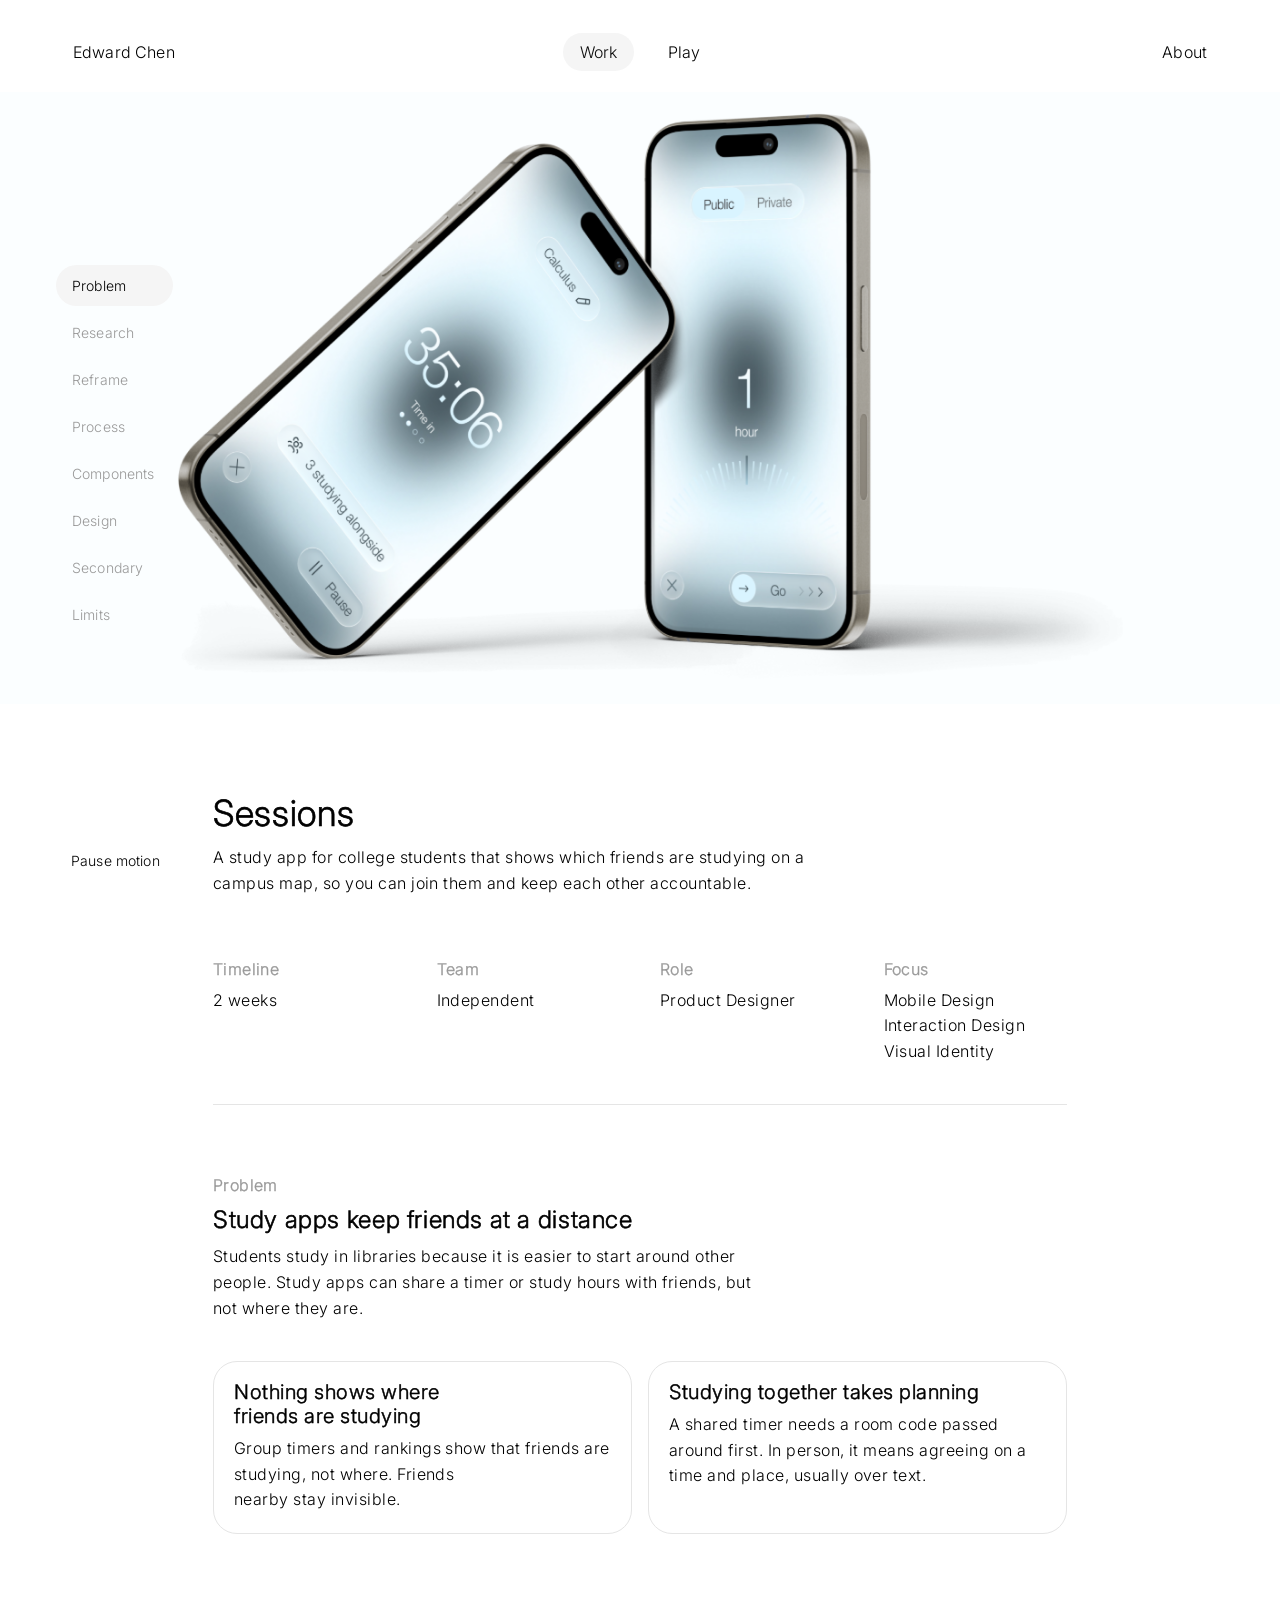
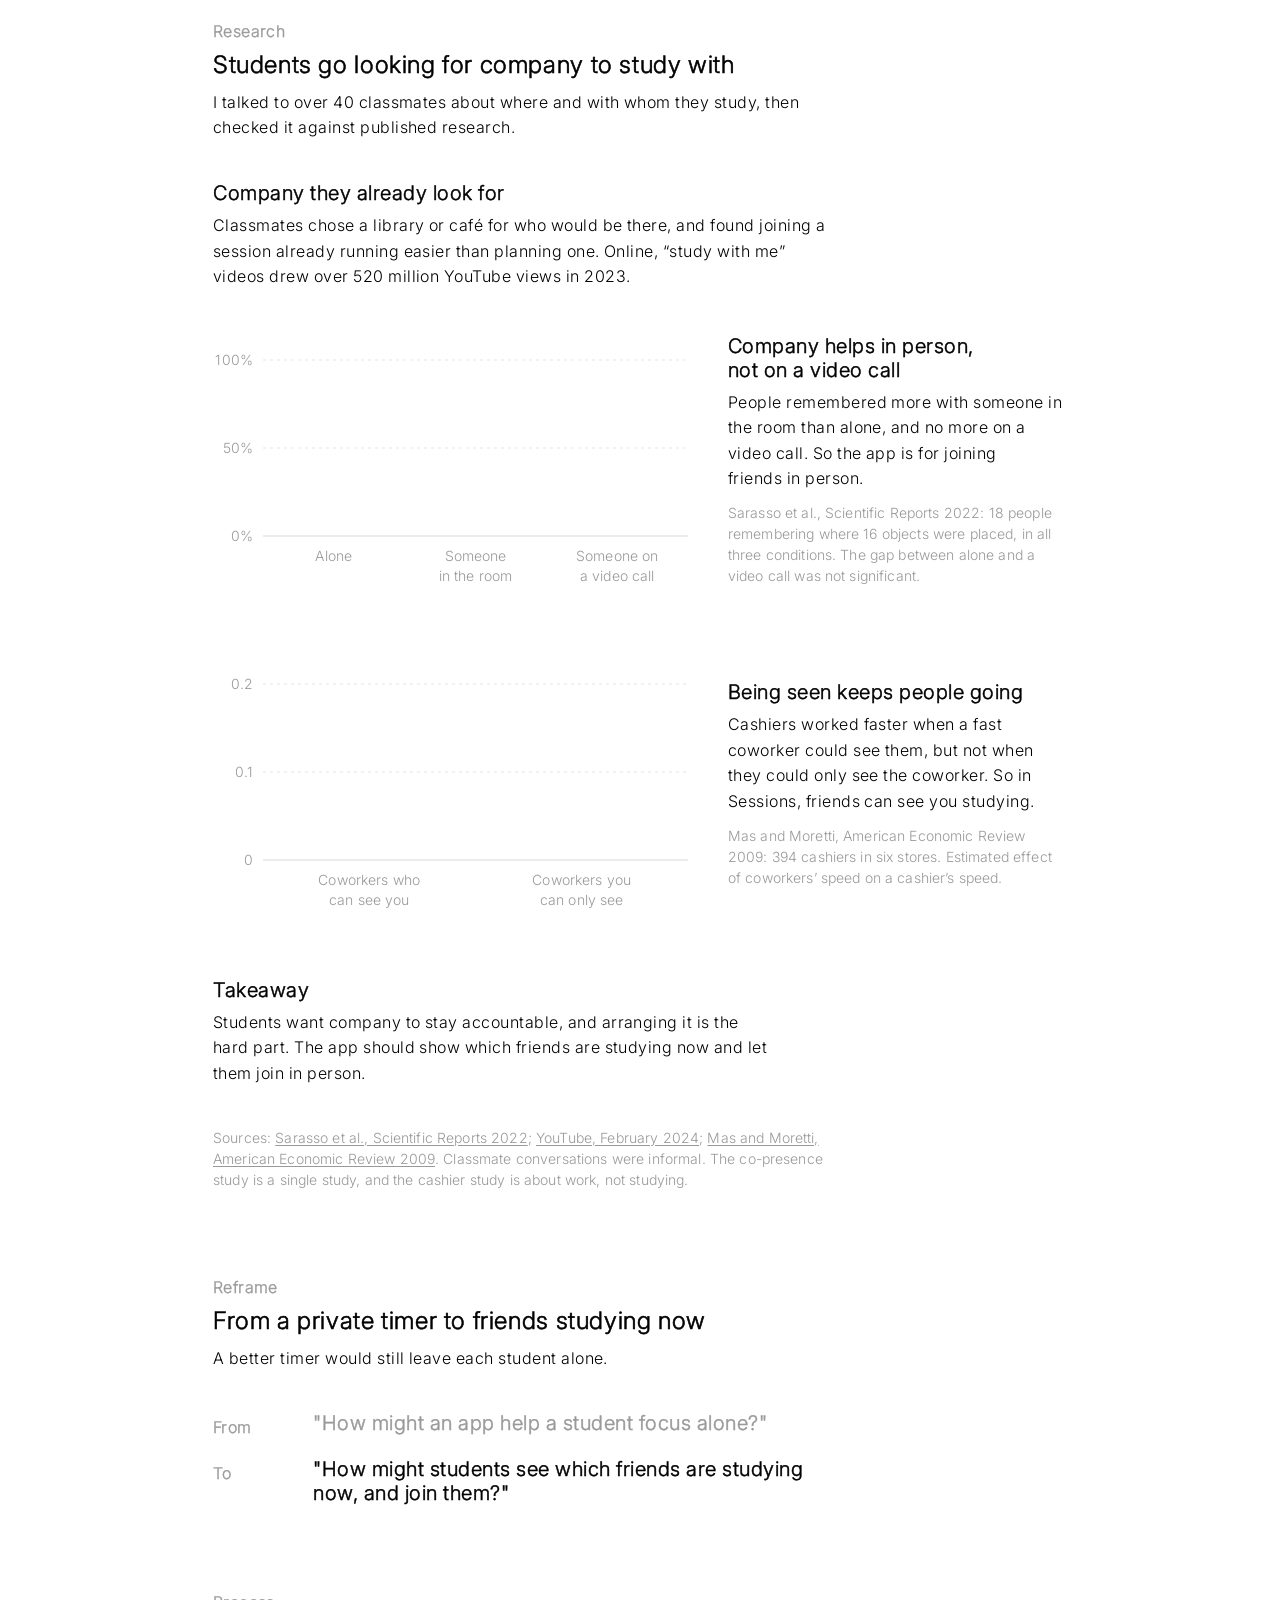
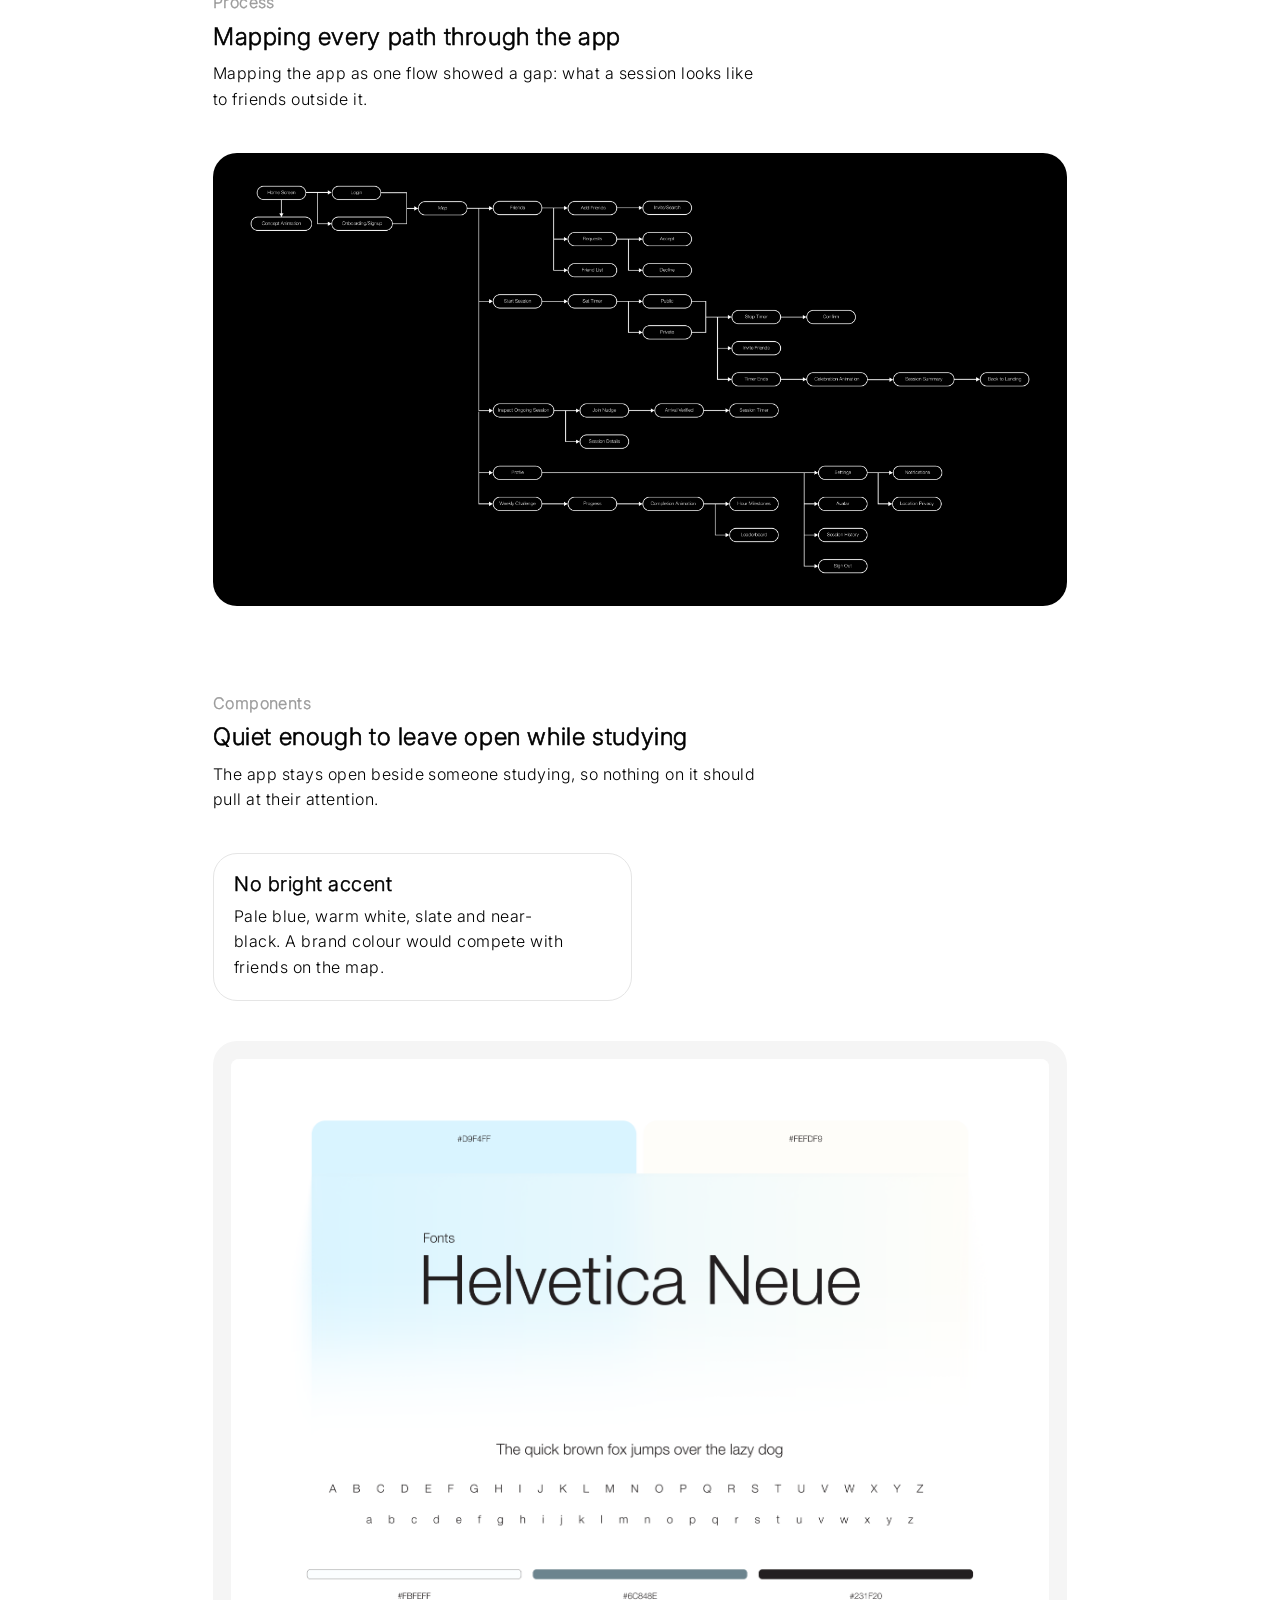
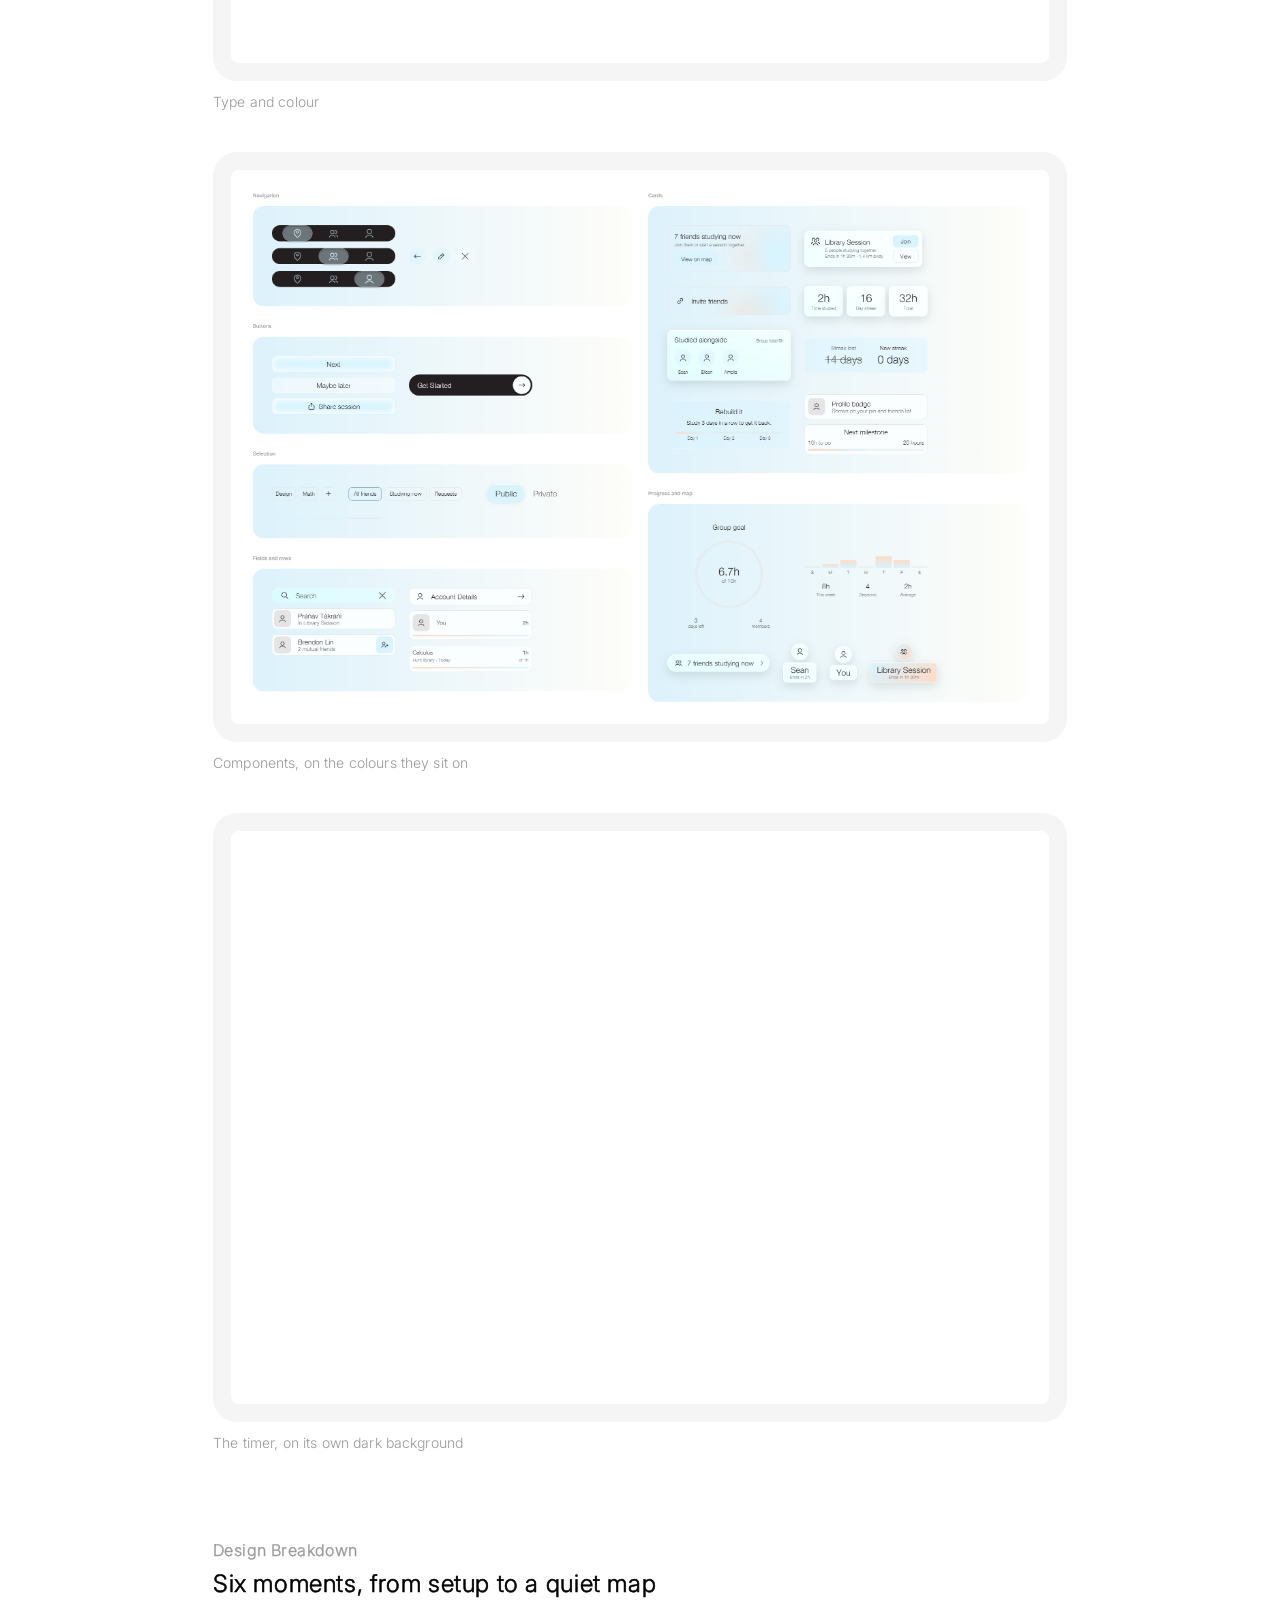
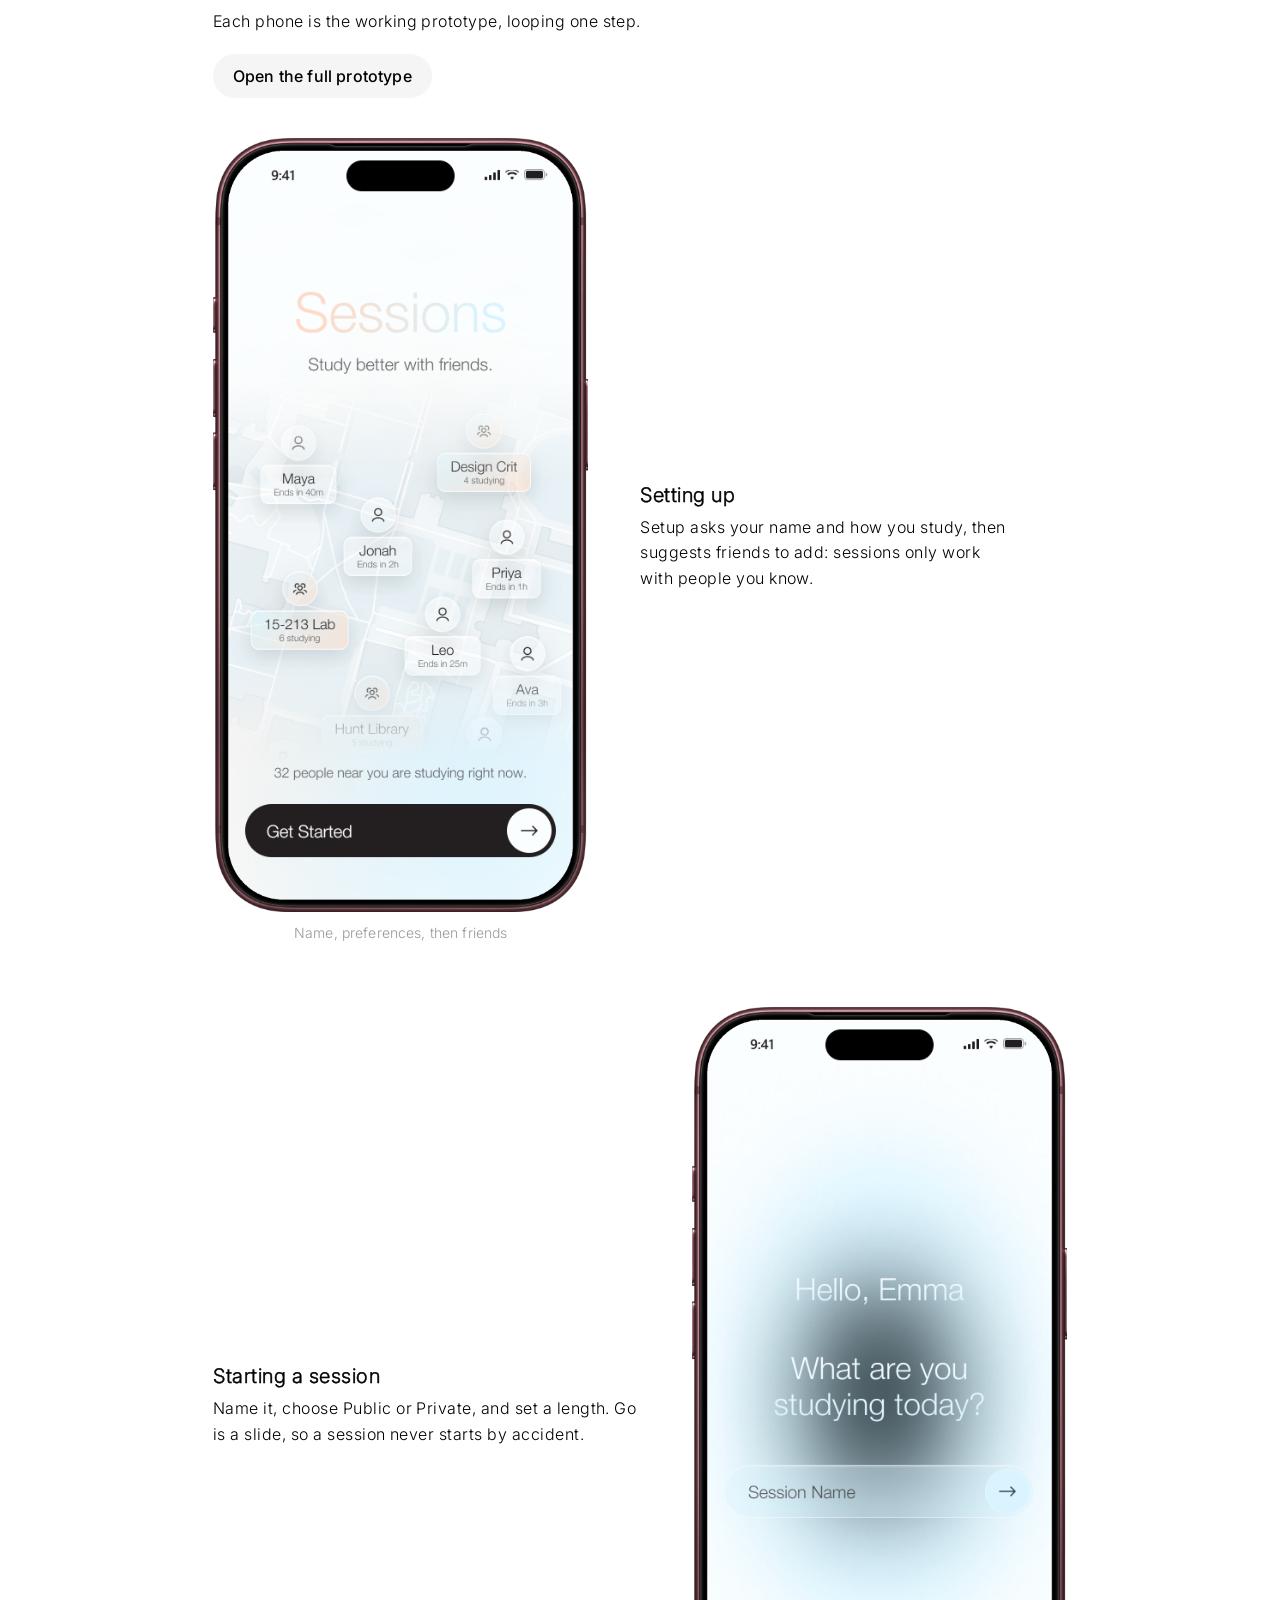
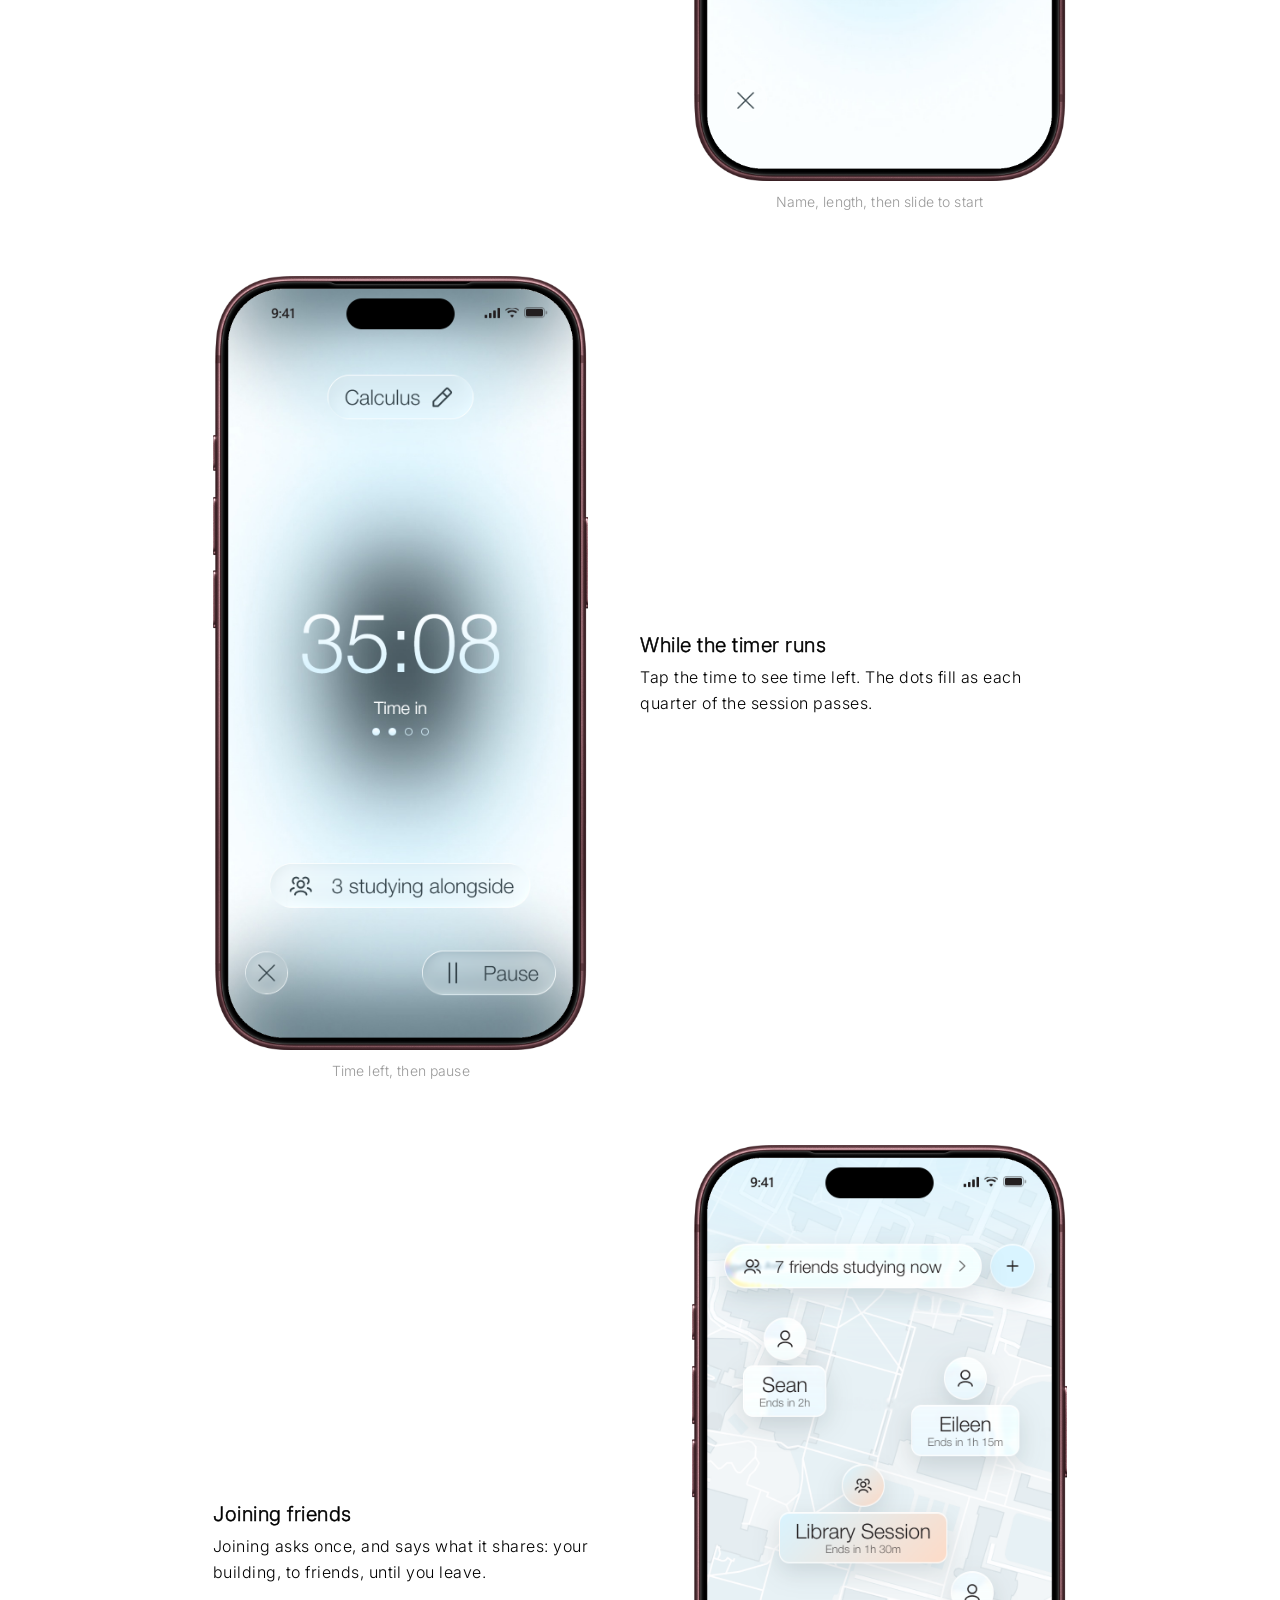
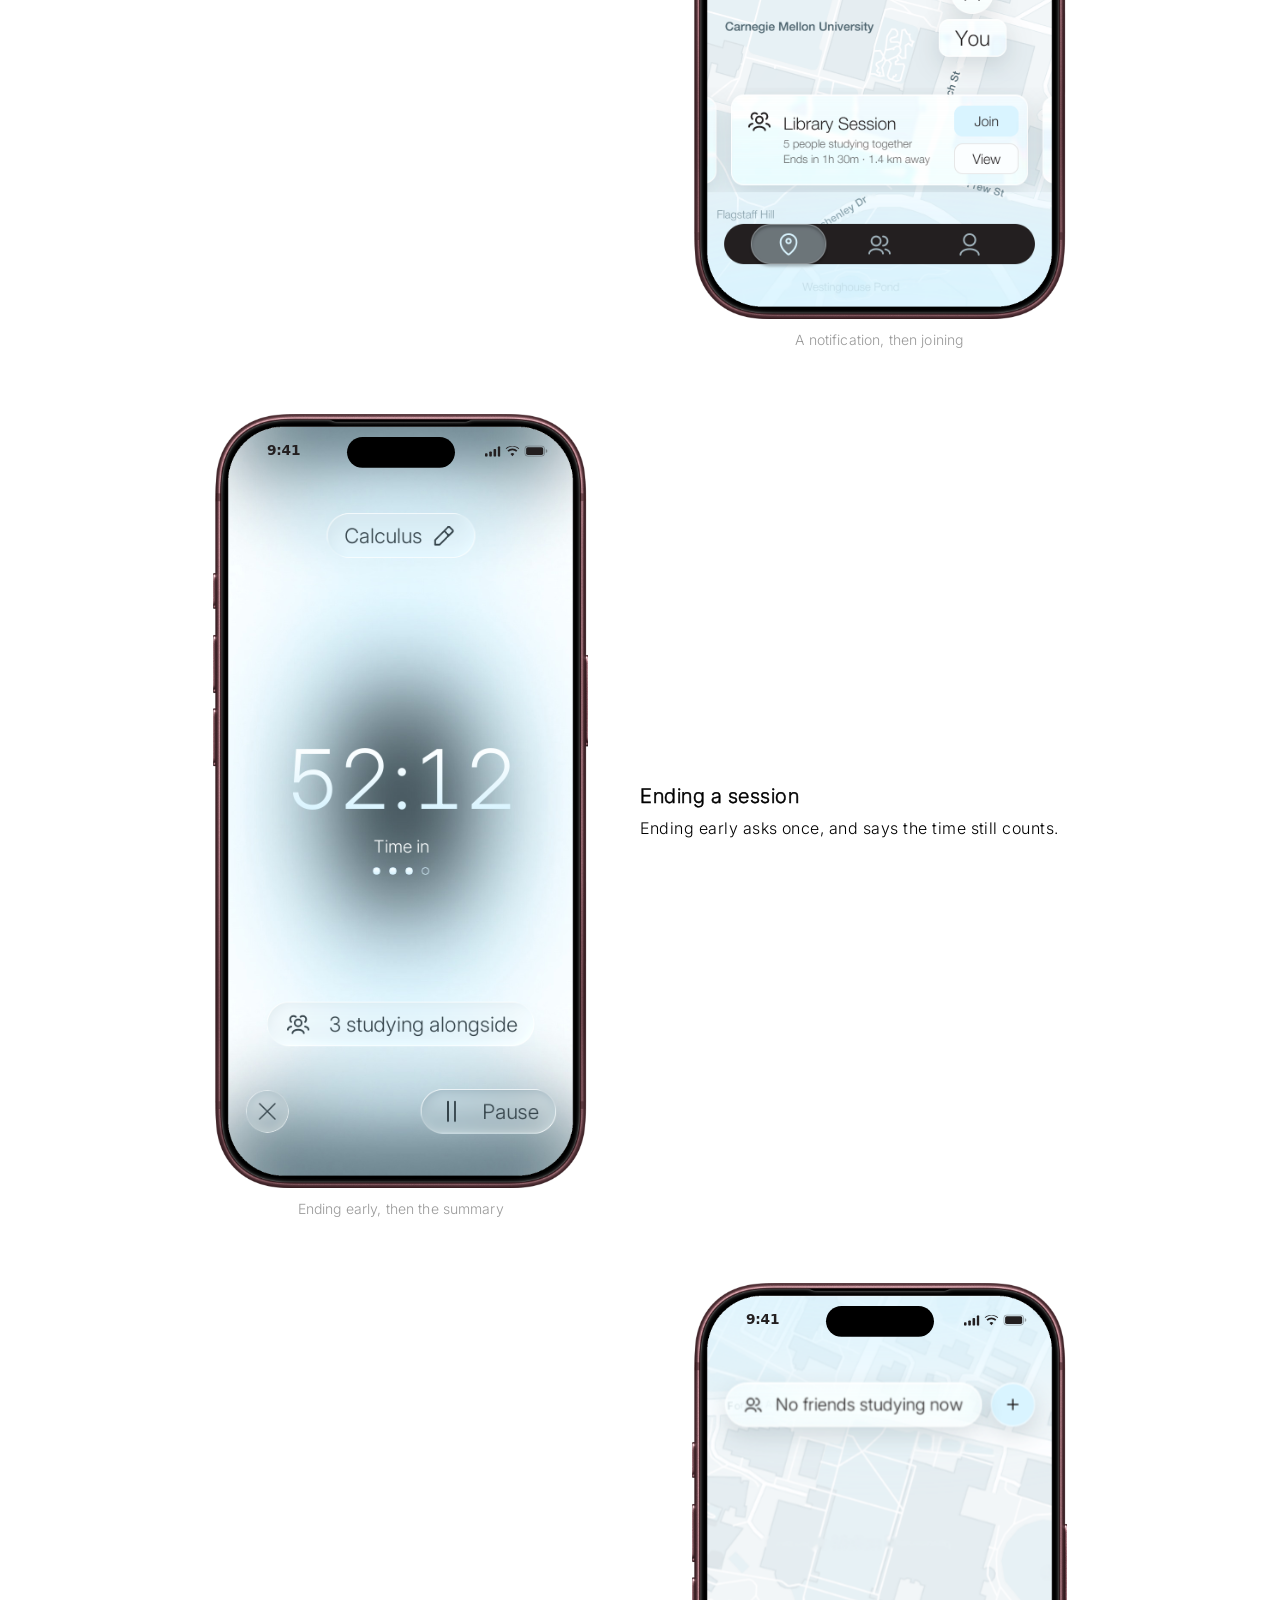
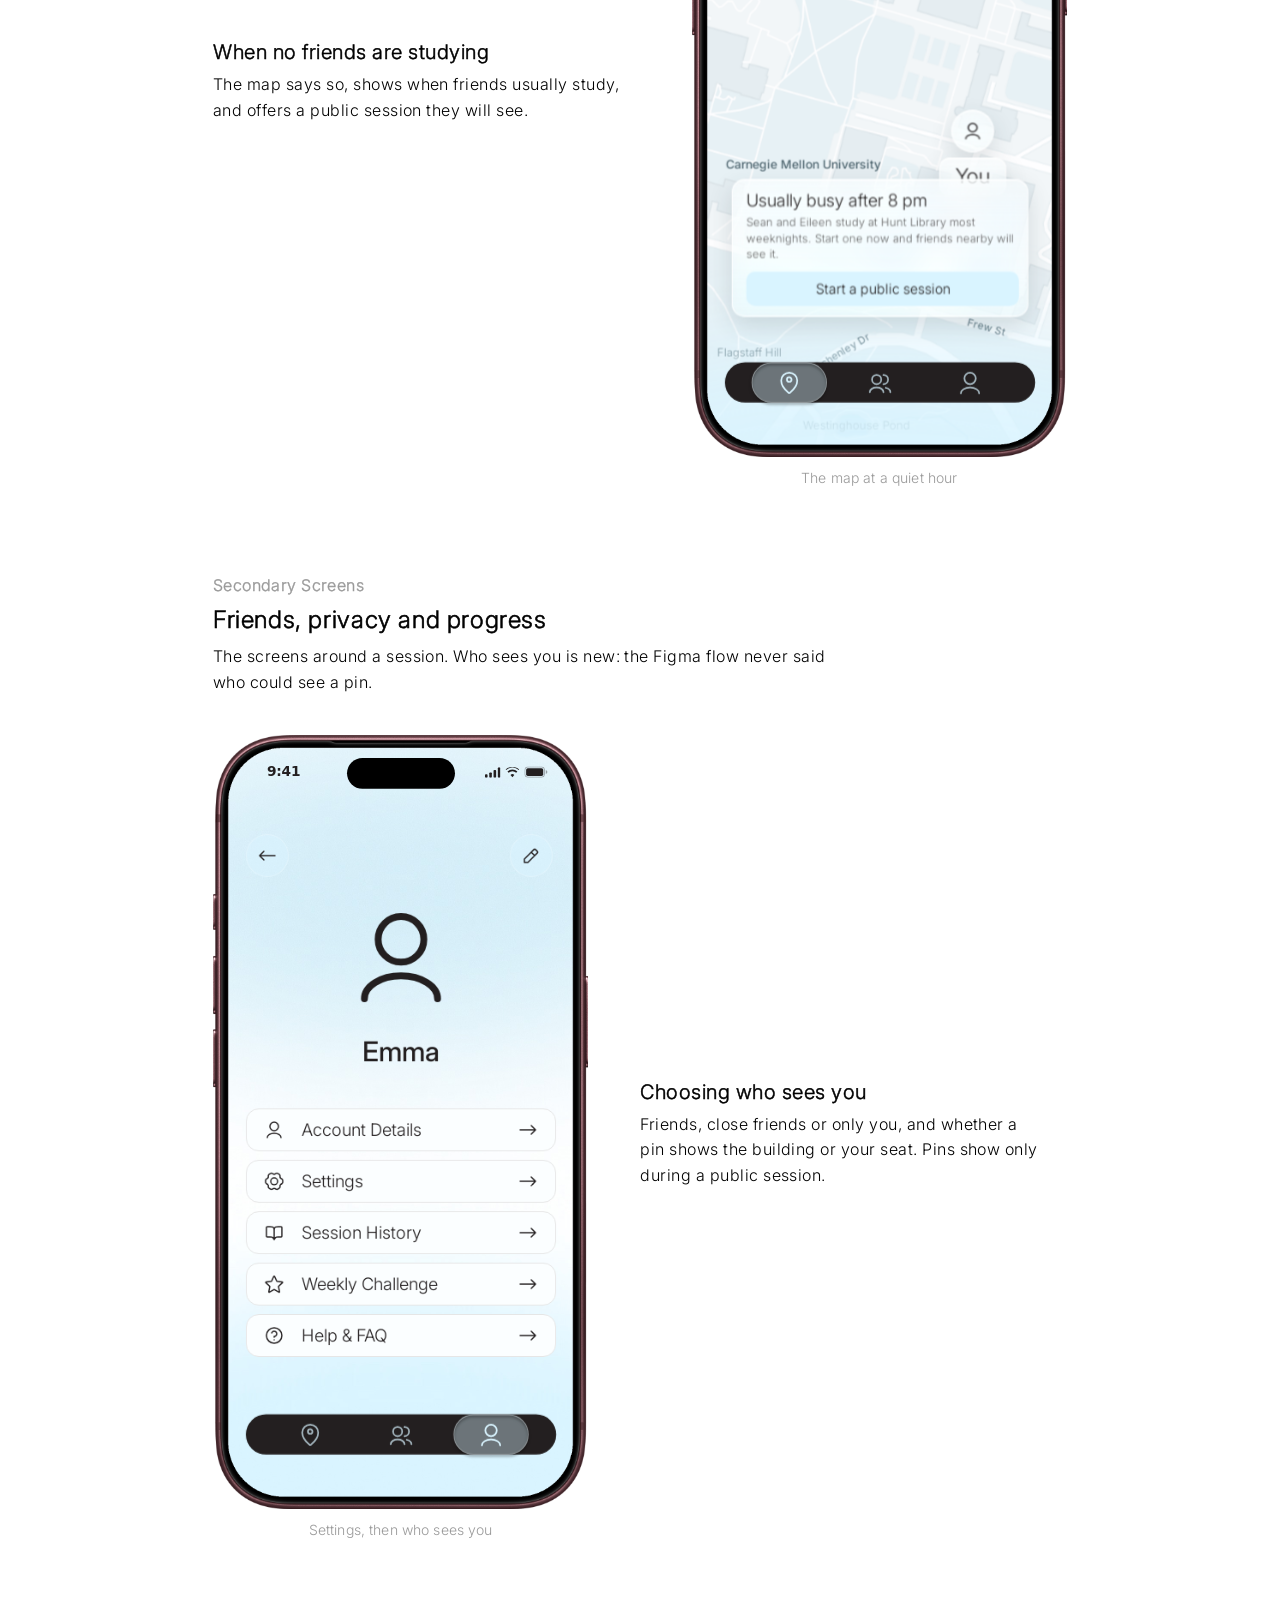
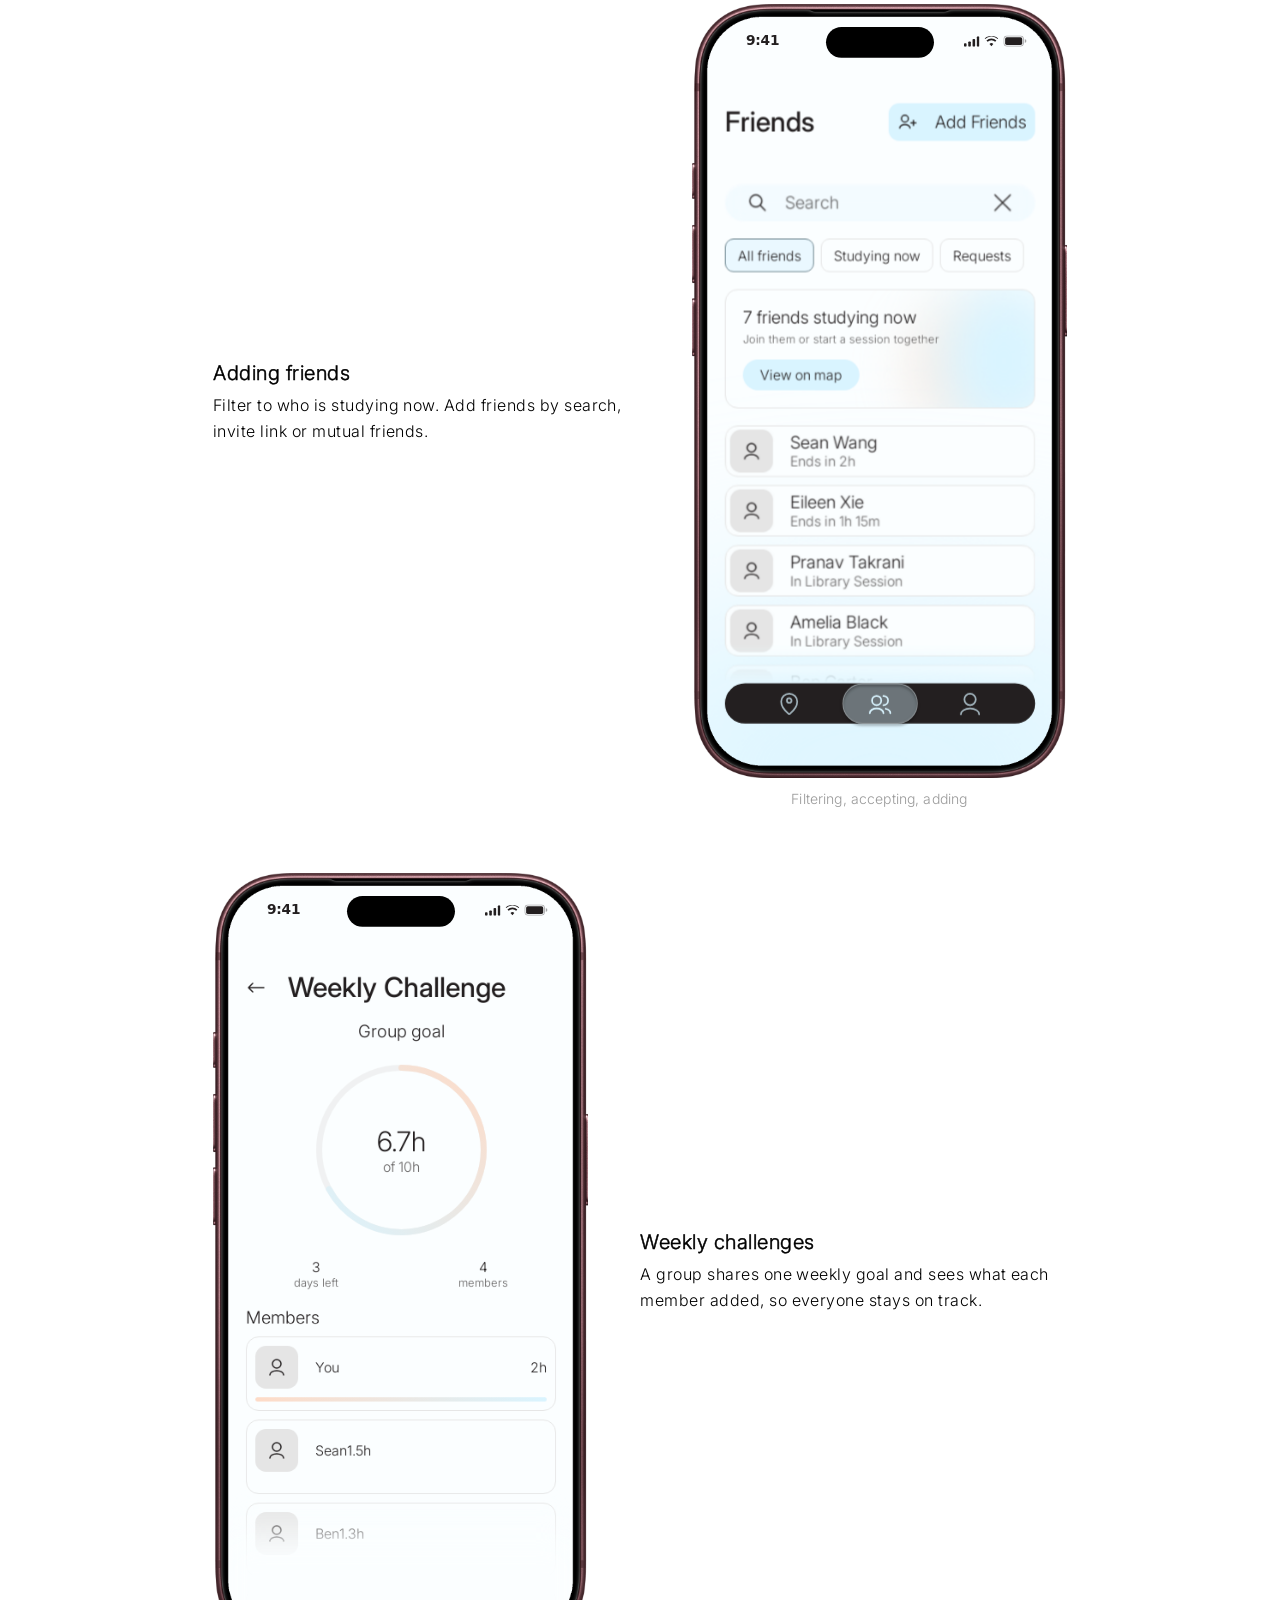
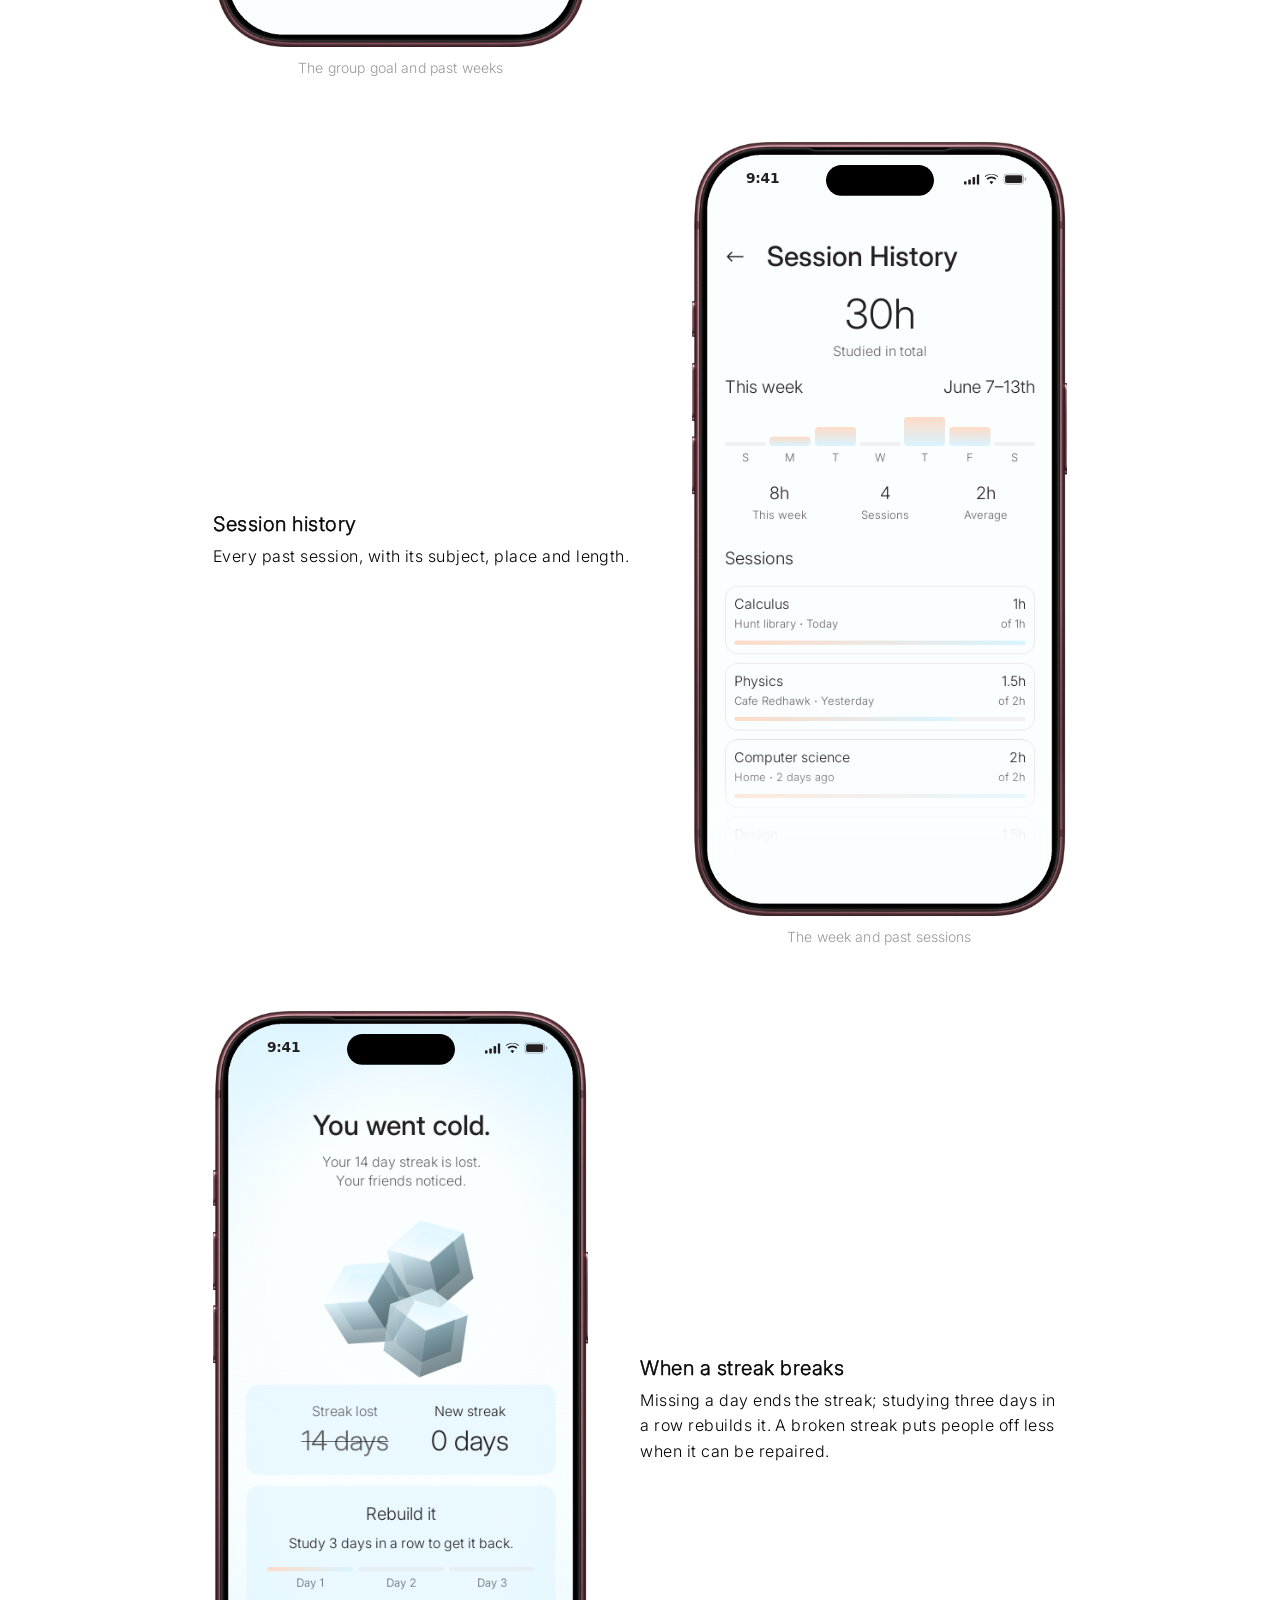
<file: work/sessions.html>
<!DOCTYPE html>
<html lang="en" class="type-wendy space-system">
<head>
  <meta charset="UTF-8" />
  <meta name="viewport" content="width=device-width, initial-scale=1.0" />
  <title>Sessions — Edward Chen</title>
  <link rel="icon" href="../favicon.ico" sizes="any" />
  <link rel="apple-touch-icon" href="../apple-touch-icon.png" />
  <script src="../js/intro.js"></script>
  <link rel="preconnect" href="https://fonts.googleapis.com" />
  <link rel="preconnect" href="https://fonts.gstatic.com" crossorigin />
  <link rel="stylesheet" href="https://fonts.googleapis.com/css2?family=Inter:wght@300..700&display=swap" />
  <link rel="stylesheet" href="../css/style.css" />
  <script src="../js/page-transition.js"></script>
</head>
<body class="cap-page">

  <!-- NAV -->
  <nav class="nav">
    <a href="../index.html" class="nav-logo">Edward Chen</a>
    <div class="nav-center">
      <a href="../index.html#work-sessions" class="is-current">Work</a>
      <a href="../play.html">Play</a>
    </div>
    <a href="../about.html" class="nav-right">About</a>
  </nav>

  <!-- HERO IMAGE -->
  <section class="case-hero">
    <div class="case-hero-image">
      <img src="../images/sessions/Render_2_phones.png" srcset="../images/sessions/Render_2_phones-1100.png 1100w, ../images/sessions/Render_2_phones-2100.png 2100w, ../images/sessions/Render_2_phones.png 3987w" sizes="(max-width: 600px) 100vw, 1050px" alt="Two phones running Sessions: one setting a public session to 1 hour, the other timing a Calculus session at 35:06 with 3 studying alongside" class="art-fit" style="view-transition-name: proj-sessions" />
    </div>
  </section>

  <!-- TITLE + INTRO -->
  <section class="case-intro">
    <h1 class="case-title">Sessions</h1>
    <p class="case-description">
      A study app for college students that shows which friends are studying on a campus map, so you can join them and keep each other accountable.
    </p>

    <div class="case-meta">
      <div class="meta-block">
        <div class="meta-label">Timeline</div>
        <div class="meta-value">2 weeks</div>
      </div>
      <div class="meta-block">
        <div class="meta-label">Team</div>
        <div class="meta-value">Independent</div>
      </div>
      <div class="meta-block">
        <div class="meta-label">Role</div>
        <div class="meta-value">Product Designer</div>
      </div>
      <div class="meta-block">
        <div class="meta-label">Focus</div>
        <div class="meta-value">Mobile Design<br/>Interaction Design<br/>Visual Identity</div>
      </div>
    </div>

    <!-- Section jump links -->
    <div class="case-toc">
      <a href="#problem">Problem</a>
      <a href="#research">Research</a>
      <a href="#reframe">Reframe</a>
      <a href="#process">Process</a>
      <a href="#system">Components</a>
      <a href="#walkthrough">Design</a>
      <a href="#secondary">Secondary</a>
      <a href="#reflections">Limits</a>
    </div>
  </section>

  <!-- PROBLEM -->
  <section id="problem" class="cap-section">
    <div class="cap-eyebrow">Problem</div>
    <h2 class="cap-title">Study apps keep friends at a distance</h2>
    <p class="cap-body">
      Students study in libraries because it is easier to start around other people. Study apps can share a timer or study hours with friends, but not where they are.
    </p>

    <div class="cap-cards is-pair">
      <div class="cap-card">
        <h3>Nothing shows where friends are studying</h3>
        <p>Group timers and rankings show that friends are studying, not where. Friends nearby stay invisible.</p>
      </div>
      <div class="cap-card">
        <h3>Studying together takes planning</h3>
        <p>A shared timer needs a room code passed around first. In person, it means agreeing on a time and place, usually over text.</p>
      </div>
    </div>
  </section>

  <!-- RESEARCH: what classmates said, then a published finding behind a
       design decision (in person), as a chart beside its claim as on the CVS
       page. The figures are in js/cvs-charts.js with their source. -->
  <section id="research" class="cap-section">
    <div class="cap-eyebrow">Research</div>
    <h2 class="cap-title">Students go looking for company to study with</h2>
    <p class="cap-body">
      I talked to over 40 classmates about where and with whom they study, then checked it against published research.
    </p>

    <h3 class="cap-moment">Company they already look for</h3>
    <p class="cap-body">
      Classmates chose a library or café for who would be there, and found joining a session already running easier than planning one. Online, “study with me” videos drew over 520 million YouTube views in 2023.
    </p>

    <div class="finding">
      <figure class="chart" data-chart="presence" aria-label="Accuracy remembering where objects were placed: 70.3% alone, 79.4% with someone in the room, 63.8% with someone on a video call. Alone and video call were not significantly different."></figure>
      <div class="finding__text">
        <h3 class="cap-moment">Company helps in person, not on a video call</h3>
        <p class="cap-body">People remembered more with someone in the room than alone, and no more on a video call. So the app is for joining friends in person.</p>
        <p class="finding__cap">Sarasso et al., Scientific Reports 2022: 18 people remembering where 16 objects were placed, in all three conditions. The gap between alone and a video call was not significant.</p>
      </div>
    </div>

    <div class="finding">
      <figure class="chart" data-chart="observed" aria-label="Estimated effect of coworkers' speed on a cashier's speed: 0.17 from coworkers who can see the cashier, 0.01 from coworkers the cashier can only see."></figure>
      <div class="finding__text">
        <h3 class="cap-moment">Being seen keeps people going</h3>
        <p class="cap-body">Cashiers worked faster when a fast coworker could see them, but not when they could only see the coworker. So in Sessions, friends can see you studying.</p>
        <p class="finding__cap">Mas and Moretti, American Economic Review 2009: 394 cashiers in six stores. Estimated effect of coworkers’ speed on a cashier’s speed.</p>
      </div>
    </div>

    <h3 class="cap-moment">Takeaway</h3>
    <p class="cap-body">
      Students want company to stay accountable, and arranging it is the hard part. The app should show which friends are studying now and let them join in person.
    </p>

    <p class="case-sources">
      Sources:
      <a href="https://pmc.ncbi.nlm.nih.gov/articles/PMC9732282/" target="_blank" rel="noopener">Sarasso et al., Scientific Reports 2022</a>;
      <a href="https://blog.youtube/culture-and-trends/study-with-me/" target="_blank" rel="noopener">YouTube, February 2024</a>;
      <a href="https://doi.org/10.1257/aer.99.1.112" target="_blank" rel="noopener">Mas and Moretti, American Economic Review 2009</a>.
      Classmate conversations were informal. The co-presence study is a single study, and the cashier study is about work, not studying.
    </p>
  </section>

  <!-- REFRAME: the takeaway turned into the question the app answers. -->
  <section id="reframe" class="cap-section">
    <div class="cap-eyebrow">Reframe</div>
    <h2 class="cap-title">From a private timer to friends studying now</h2>
    <p class="cap-body">
      A better timer would still leave each student alone.
    </p>

    <div class="reframe">
      <p class="reframe-label">From</p>
      <p class="reframe-text is-from">"How might an app help a student focus alone?"</p>
      <p class="reframe-label">To</p>
      <p class="reframe-text">"How might students see which friends are studying now, and join them?"</p>
    </div>
  </section>

  <!-- PROCESS -->
  <section id="process" class="cap-section">
    <div class="cap-eyebrow">Process</div>
    <h2 class="cap-title">Mapping every path through the app</h2>
    <p class="cap-body">
      Mapping the app as one flow showed a gap: what a session looks like to friends outside it.
    </p>
    <figure class="full-image">
      <a href="../images/sessions/Flow.png" data-viewer data-cursor="view"><img loading="lazy" decoding="async" src="../images/sessions/Flow.png" alt="The app's whole user flow as one diagram: every screen and the paths between them" /></a>
    </figure>
  </section>

  <!-- COMPONENTS: the identity, then every part of the final screens as a
       component, shown from the Figma file's Components page. -->
  <section id="system" class="cap-section">
    <div class="cap-eyebrow">Components</div>
    <h2 class="cap-title">Quiet enough to leave open while studying</h2>
    <p class="cap-body">
      The app stays open beside someone studying, so nothing on it should pull at their attention.
    </p>

    <div class="cap-cards is-pair">
      <div class="cap-card">
        <h3>No bright accent</h3>
        <p>Pale blue, warm white, slate and near-black. A brand colour would compete with friends on the map.</p>
      </div>
    </div>

    <div class="pos-flow is-single">
      <figure class="pos-state">
        <a class="pos-plate" href="../images/sessions/Identity.png" data-viewer data-cursor="view"><img loading="lazy" decoding="async" src="../images/sessions/Identity.png" width="3525" height="2600" alt="Visual identity: Helvetica Neue, with pale blue #D9F4FF, warm white #FEFDF9, near-white #FBFEFF, slate #6C848E and near-black #231F20" /></a>
        <figcaption class="pos-state__cap">Type and colour</figcaption>
      </figure>
      <figure class="pos-state">
        <a class="pos-plate" href="../images/sessions/kit/components.png" data-viewer data-cursor="view"><img loading="lazy" decoding="async" src="../images/sessions/kit/components.png" width="2400" height="1625" alt="The components: the tab bar in its three states and round icon buttons; primary, secondary and get-started buttons; chips, filters, the public or private switch and onboarding steps; the search field and friend, menu, member and session rows; cards for friends studying now, a group session, an invite, session stats, studied alongside, a lost streak, rebuilding it and the next milestone; the group goal ring, the week chart, and friend, you and group pins" /></a>
        <figcaption class="pos-state__cap">Components, on the colours they sit on</figcaption>
      </figure>
      <figure class="pos-state">
        <a class="pos-plate" href="../images/sessions/kit/timer.png" data-viewer data-cursor="view"><img loading="lazy" decoding="async" src="../images/sessions/kit/timer.png" width="2860" height="2004" alt="The timer’s three screens as components: the session name tag, the running time with its progress dots, studying alongside, pause and the end button; the public or private switch, the hours, the dial and the Go slider; and the greeting over the session name field" /></a>
        <figcaption class="pos-state__cap">The timer, on its own dark background</figcaption>
      </figure>
    </div>
  </section>

  <!-- DESIGN BREAKDOWN: the working prototype, one moment per phone, in the
       order a student meets them. Scenes are at the end of
       sessions-prototype.html; js/cvs-demos.js plays them. -->
  <section id="walkthrough" class="cap-section">
    <div class="cap-eyebrow">Design Breakdown</div>
    <h2 class="cap-title">Six moments, from setup to a quiet map</h2>
    <p class="cap-body">Each phone is the working prototype, looping one step.</p>
    <p class="proto-open">
      <a href="sessions-prototype.html" class="pill-button" target="_blank" rel="noopener" data-cursor="view">Open the full prototype</a>
      <button type="button" class="motion-toggle lg-glass">Pause motion</button>
    </p>

    <div class="split-row has-title">
      <div class="split-art is-phone">
        <figure class="proto-demo">
          <div class="proto-phone">
            <div class="proto-screen">
              <img class="proto-poster is-screen" src="../images/sessions/posters/onboard.png" alt="" aria-hidden="true" />
              <iframe data-src="sessions-prototype.html?embed&amp;scene=onboard" title="Prototype: entering a name, choosing study preferences, then inviting friends" loading="lazy"></iframe>
            </div>
            <img class="proto-frame" src="../images/cvs/frame.png" alt="" aria-hidden="true" />
          </div>
          <figcaption class="proto-cap">Name, preferences, then friends</figcaption>
        </figure>
      </div>
      <div class="split-text">
        <h3 class="cap-moment">Setting up</h3>
        <p class="cap-body">Setup asks your name and how you study, then suggests friends to add: sessions only work with people you know.</p>
      </div>
    </div>

    <div class="split-row is-flipped has-title">
      <div class="split-art is-phone">
        <figure class="proto-demo">
          <div class="proto-phone">
            <div class="proto-screen">
              <img class="proto-poster is-screen" src="../images/sessions/posters/start.png" alt="" aria-hidden="true" />
              <iframe data-src="sessions-prototype.html?embed&amp;scene=start" title="Prototype: naming a session, setting its length and sliding to start" loading="lazy"></iframe>
            </div>
            <img class="proto-frame" src="../images/cvs/frame.png" alt="" aria-hidden="true" />
          </div>
          <figcaption class="proto-cap">Name, length, then slide to start</figcaption>
        </figure>
      </div>
      <div class="split-text">
        <h3 class="cap-moment">Starting a session</h3>
        <p class="cap-body">Name it, choose Public or Private, and set a length. Go is a slide, so a session never starts by accident.</p>
      </div>
    </div>

    <div class="split-row has-title">
      <div class="split-art is-phone">
        <figure class="proto-demo">
          <div class="proto-phone">
            <div class="proto-screen">
              <img class="proto-poster is-screen" src="../images/sessions/posters/run.png" alt="" aria-hidden="true" />
              <iframe data-src="sessions-prototype.html?embed&amp;scene=run" title="Prototype: switching the running timer to time left, then pausing it" loading="lazy"></iframe>
            </div>
            <img class="proto-frame" src="../images/cvs/frame.png" alt="" aria-hidden="true" />
          </div>
          <figcaption class="proto-cap">Time left, then pause</figcaption>
        </figure>
      </div>
      <div class="split-text">
        <h3 class="cap-moment">While the timer runs</h3>
        <p class="cap-body">Tap the time to see time left. The dots fill as each quarter of the session passes.</p>
      </div>
    </div>

    <div class="split-row is-flipped has-title">
      <div class="split-art is-phone">
        <figure class="proto-demo">
          <div class="proto-phone">
            <div class="proto-screen">
              <img class="proto-poster is-screen" src="../images/sessions/posters/join.png" alt="" aria-hidden="true" />
              <iframe data-src="sessions-prototype.html?embed&amp;scene=join" title="Prototype: a notification about a group session, then joining it" loading="lazy"></iframe>
            </div>
            <img class="proto-frame" src="../images/cvs/frame.png" alt="" aria-hidden="true" />
          </div>
          <figcaption class="proto-cap">A notification, then joining</figcaption>
        </figure>
      </div>
      <div class="split-text">
        <h3 class="cap-moment">Joining friends</h3>
        <p class="cap-body">Joining asks once, and says what it shares: your building, to friends, until you leave.</p>
      </div>
    </div>

    <div class="split-row has-title">
      <div class="split-art is-phone">
        <figure class="proto-demo">
          <div class="proto-phone">
            <div class="proto-screen">
              <img class="proto-poster is-screen" src="../images/sessions/posters/finish.png" alt="" aria-hidden="true" />
              <iframe data-src="sessions-prototype.html?embed&amp;scene=finish" title="Prototype: ending a session early, then the session summary" loading="lazy"></iframe>
            </div>
            <img class="proto-frame" src="../images/cvs/frame.png" alt="" aria-hidden="true" />
          </div>
          <figcaption class="proto-cap">Ending early, then the summary</figcaption>
        </figure>
      </div>
      <div class="split-text">
        <h3 class="cap-moment">Ending a session</h3>
        <p class="cap-body">Ending early asks once, and says the time still counts.</p>
      </div>
    </div>

    <div class="split-row is-flipped has-title">
      <div class="split-art is-phone">
        <figure class="proto-demo">
          <div class="proto-phone">
            <div class="proto-screen">
              <img class="proto-poster is-screen" src="../images/sessions/posters/quiet.png" alt="" aria-hidden="true" />
              <iframe data-src="sessions-prototype.html?embed&amp;scene=quiet" title="Prototype: the map when no friends are studying" loading="lazy"></iframe>
            </div>
            <img class="proto-frame" src="../images/cvs/frame.png" alt="" aria-hidden="true" />
          </div>
          <figcaption class="proto-cap">The map at a quiet hour</figcaption>
        </figure>
      </div>
      <div class="split-text">
        <h3 class="cap-moment">When no friends are studying</h3>
        <p class="cap-body">The map says so, shows when friends usually study, and offers a public session they will see.</p>
      </div>
    </div>

</section>

  <!-- AROUND THE SESSION: the screens outside one session, as the CVS page
       gives the register its own section. -->
  <section id="secondary" class="cap-section">
    <div class="cap-eyebrow">Secondary Screens</div>
    <h2 class="cap-title">Friends, privacy and progress</h2>
    <p class="cap-body">The screens around a session. Who sees you is new: the Figma flow never said who could see a pin.</p>

    <div class="split-row has-title">
      <div class="split-art is-phone">
        <figure class="proto-demo">
          <div class="proto-phone">
            <div class="proto-screen">
              <img class="proto-poster is-screen" src="../images/sessions/posters/privacy.png" alt="" aria-hidden="true" />
              <iframe data-src="sessions-prototype.html?embed&amp;scene=privacy" title="Prototype: opening Settings, then choosing who sees you studying" loading="lazy"></iframe>
            </div>
            <img class="proto-frame" src="../images/cvs/frame.png" alt="" aria-hidden="true" />
          </div>
          <figcaption class="proto-cap">Settings, then who sees you</figcaption>
        </figure>
      </div>
      <div class="split-text">
        <h3 class="cap-moment">Choosing who sees you</h3>
        <p class="cap-body">Friends, close friends or only you, and whether a pin shows the building or your seat. Pins show only during a public session.</p>
      </div>
    </div>

    <div class="split-row is-flipped has-title">
      <div class="split-art is-phone">
        <figure class="proto-demo">
          <div class="proto-phone">
            <div class="proto-screen">
              <img class="proto-poster is-screen" src="../images/sessions/posters/friends.png" alt="" aria-hidden="true" />
              <iframe data-src="sessions-prototype.html?embed&amp;scene=friends" title="Prototype: filtering friends, accepting a request, adding a friend and copying the invite link" loading="lazy"></iframe>
            </div>
            <img class="proto-frame" src="../images/cvs/frame.png" alt="" aria-hidden="true" />
          </div>
          <figcaption class="proto-cap">Filtering, accepting, adding</figcaption>
        </figure>
      </div>
      <div class="split-text">
        <h3 class="cap-moment">Adding friends</h3>
        <p class="cap-body">Filter to who is studying now. Add friends by search, invite link or mutual friends.</p>
      </div>
    </div>

    <div class="split-row has-title">
      <div class="split-art is-phone">
        <figure class="proto-demo">
          <div class="proto-phone">
            <div class="proto-screen">
              <img class="proto-poster is-screen" src="../images/sessions/posters/challenge.png" alt="" aria-hidden="true" />
              <iframe data-src="sessions-prototype.html?embed&amp;scene=challenge" title="Prototype: scrolling the weekly challenge" loading="lazy"></iframe>
            </div>
            <img class="proto-frame" src="../images/cvs/frame.png" alt="" aria-hidden="true" />
          </div>
          <figcaption class="proto-cap">The group goal and past weeks</figcaption>
        </figure>
      </div>
      <div class="split-text">
        <h3 class="cap-moment">Weekly challenges</h3>
        <p class="cap-body">A group shares one weekly goal and sees what each member added, so everyone stays on track.</p>
      </div>
    </div>

    <div class="split-row is-flipped has-title">
      <div class="split-art is-phone">
        <figure class="proto-demo">
          <div class="proto-phone">
            <div class="proto-screen">
              <img class="proto-poster is-screen" src="../images/sessions/posters/history.png" alt="" aria-hidden="true" />
              <iframe data-src="sessions-prototype.html?embed&amp;scene=history" title="Prototype: scrolling session history" loading="lazy"></iframe>
            </div>
            <img class="proto-frame" src="../images/cvs/frame.png" alt="" aria-hidden="true" />
          </div>
          <figcaption class="proto-cap">The week and past sessions</figcaption>
        </figure>
      </div>
      <div class="split-text">
        <h3 class="cap-moment">Session history</h3>
        <p class="cap-body">Every past session, with its subject, place and length.</p>
      </div>
    </div>

    <div class="split-row has-title">
      <div class="split-art is-phone">
        <figure class="proto-demo">
          <div class="proto-phone">
            <div class="proto-screen">
              <img class="proto-poster is-screen" src="../images/sessions/posters/streak.png" alt="" aria-hidden="true" />
              <iframe data-src="sessions-prototype.html?embed&amp;scene=streak" title="Prototype: the lost streak, then starting a session" loading="lazy"></iframe>
            </div>
            <img class="proto-frame" src="../images/cvs/frame.png" alt="" aria-hidden="true" />
          </div>
          <figcaption class="proto-cap">From a lost streak to a new session</figcaption>
        </figure>
      </div>
      <div class="split-text">
        <h3 class="cap-moment">When a streak breaks</h3>
        <p class="cap-body">Missing a day ends the streak; studying three days in a row rebuilds it. A broken streak puts people off less when it can be repaired.</p>
      </div>
    </div>

    <p class="case-sources">
      Sources:
      <a href="https://udspace.udel.edu/items/42ce576b-8e1f-429a-8541-e29e48dbcfbb/full" target="_blank" rel="noopener">Silverman and Barasch, Journal of Consumer Research 2023, on broken and repaired streaks</a>.
    </p>
  </section>

  <!-- LIMITS: what is still open. -->
  <section id="reflections" class="cap-section">
    <div class="cap-eyebrow">Limits</div>
    <h2 class="cap-title">Streaks and location sharing are still untested</h2>

    <div class="cap-cards is-pair">
      <div class="cap-card">
        <h3>A streak that breaks</h3>
        <p>The break screen says friends noticed. Whether that brings people back or puts them off is untested.</p>
      </div>
      <div class="cap-card">
        <h3>How much location people share</h3>
        <p>Students can show only the building, or nothing. Whether that is enough to keep sharing on is untested.</p>
      </div>
    </div>
  </section>

  <!-- NEXT PROJECT -->
  <section class="case-next">
    <a href="../index.html" class="next-link">
      <span class="next-label">Back to Work</span>
      <span class="next-arrow">←</span>
    </a>
  </section>

  <footer class="footer">
    <p>© 2026 Edward Chen</p>
  </footer>

  <!-- A picture opened over the page, as on the Play page (js/viewer.js). -->
  <div class="viewer" id="viewer" hidden tabindex="-1" role="dialog" aria-modal="true" aria-label="Enlarged view">
    <button class="viewer-close" id="viewer-close" type="button" aria-label="Close">
      <svg viewBox="0 0 20 20" aria-hidden="true" focusable="false">
        <path d="M4.5 4.5 L15.5 15.5 M15.5 4.5 L4.5 15.5" />
      </svg>
    </button>
    <figure class="viewer-frame">
      <img id="viewer-img" alt="" />
      <figcaption class="viewer-cap" id="viewer-cap"></figcaption>
    </figure>
  </div>
  <script src="../js/nav.js" defer></script>
  <script src="../js/no-orphans.js" defer></script>
  <script src="../js/liquid-glass.js" defer></script>
  <script src="../js/cursor.js" defer></script>
  <script src="../js/rail.js" defer></script>
  <script src="../js/cvs-demos.js" defer></script>
  <script src="../js/cvs-charts.js" defer></script>
  <script src="../js/viewer.js" defer></script>
</body>
</html>
</file>
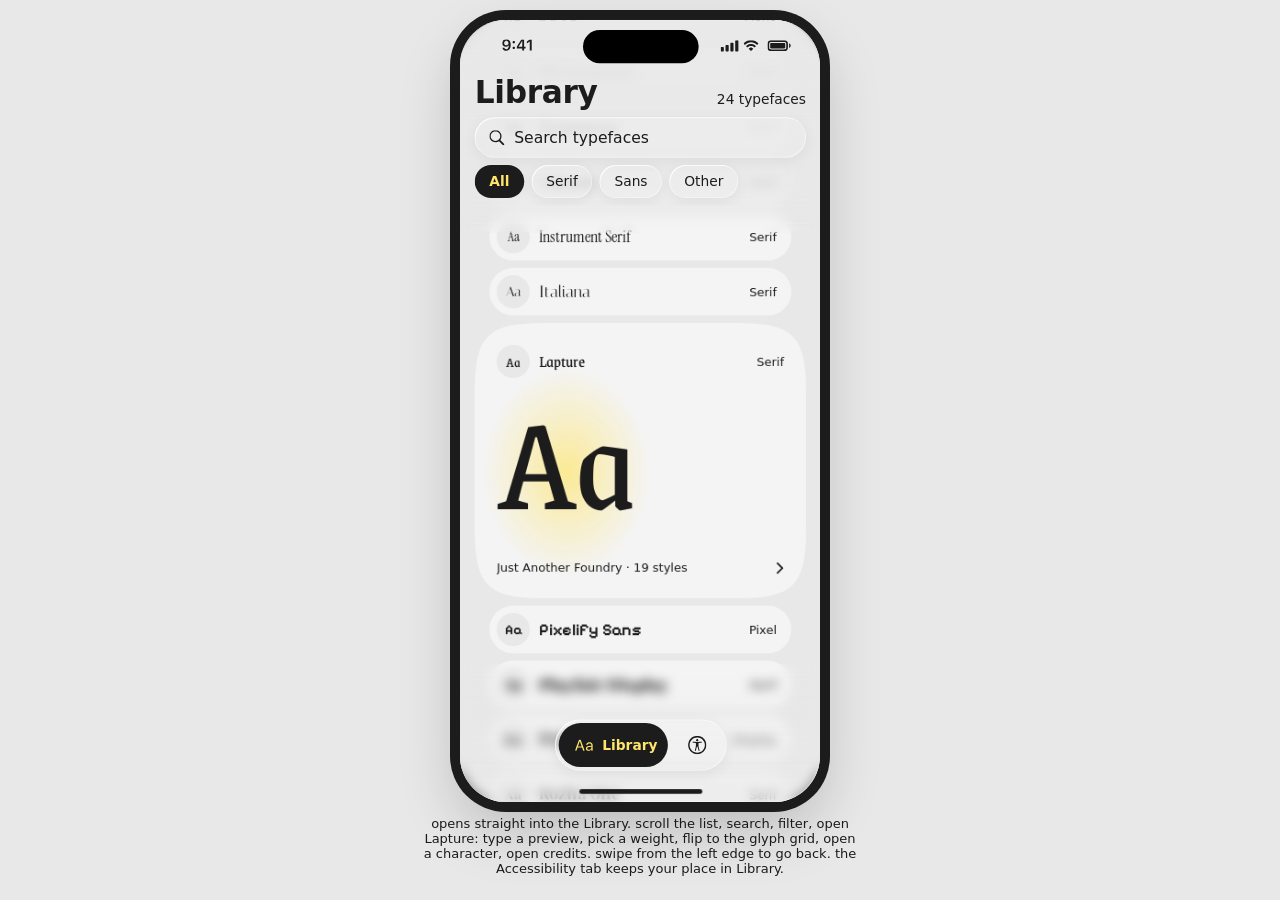
<file: work/typepass-prototype.html>
<!doctype html><html><head><meta charset=utf8><meta name=viewport content="width=device-width,initial-scale=1,viewport-fit=cover"><style>:root{color-scheme:light;box-sizing:border-box;padding-top:env(safe-area-inset-top,0px);padding-bottom:env(safe-area-inset-bottom,0px)}html{scroll-padding-top:env(safe-area-inset-top,0px)}body{margin:0;padding:0;font:14px -apple-system,BlinkMacSystemFont,sans-serif;background:#fff;color:#000}img{max-width:100%}[hidden]:not([hidden=until-found i]){display:none!important}</style><title>TypePass Prototype</title>
<script>document.documentElement.classList.toggle('embed',new URLSearchParams(location.search).has('embed'));</script></head><body>
<meta name="claude:viewport-fit-sides" content="cover">
<link rel="stylesheet" href="typepass-proto/fonts.css">
<style>
/* one phone, centred. app palette: warm surface, white cards, ink, highlighter only marks things to notice (letters in your text, look-alike pairs) */
:root{
  --paper:#F4F4F4; --surface:#E8E8E8; --ink:#1C1C1C; --highlighter:#FFE56B;
  --ui:-apple-system,"SF Pro Text","SF Pro",system-ui,"Helvetica Neue",Arial,sans-serif;
  --glass:0 4px 16px rgba(0,0,0,.06),inset 1px 1px 0 rgba(255,255,255,.75),inset -1px -1px 0 rgba(255,255,255,.3),inset 0 0 0 .5px rgba(255,255,255,.35);
  --glassbg:rgba(255,255,255,.12);
  color-scheme:light;
}
*{box-sizing:border-box}
html,body{height:100%}
body{margin:0;background:var(--surface);color:var(--ink);font-family:var(--ui);
  padding-left:max(16px,env(safe-area-inset-left,0px));padding-right:max(16px,env(safe-area-inset-right,0px));padding-block:20px 24px;
  display:flex;flex-direction:column;align-items:center;gap:14px}
.stage{flex:1 1 auto;min-height:0;width:100%;display:flex;align-items:center;justify-content:center}
.device{position:relative;height:min(100%,852px);aspect-ratio:393/852;max-width:100%;border-radius:46px;overflow:hidden;background:var(--surface);
  box-shadow:0 0 0 10px var(--ink),0 24px 60px rgba(1,13,1,.22)}
.screen{position:absolute;left:0;top:0;width:393px;height:852px;transform-origin:0 0}
.status{position:absolute;left:0;right:0;top:0;height:54px;display:flex;align-items:center;justify-content:space-between;padding:0 32px 0 46px;font:600 17px/1 var(--ui);z-index:50;pointer-events:none}
/* status bar: the Figma Status Bar component (SF Pro 17 Semibold time, SF Symbols cellularbars, wifi, battery.100), outlined */
/* the Dynamic Island, as the Sessions and CVS prototypes draw it (126 x 36, 11 from the top, round, black), centred on this 393 screen.
   On the screen itself, above every page and sheet, so no page has to carry its own */
#screen::after{content:"";position:absolute;left:133.5px;top:11px;width:126px;height:36px;border-radius:18px;background:#000;z-index:95;pointer-events:none}
.status .r{display:flex;gap:6px;align-items:center}
.status .bat{width:25px;height:12px;border-radius:4px;border:1.5px solid currentColor;position:relative}
.status .bat::after{content:"";position:absolute;inset:1.5px;border-radius:2px;background:currentColor}
header.top{position:absolute;left:16px;right:16px;top:58px;display:flex;align-items:flex-end;justify-content:space-between;z-index:20;pointer-events:none}
header.top h1{margin:0;font:700 34px/41px var(--ui);letter-spacing:-.01em}
header.top span{font:400 15px/20px var(--ui);padding-bottom:3px}
/* the scroller only provides scroll + snap; rows are positioned from its scroll offset */
.scroller{position:absolute;left:0;right:0;top:0;bottom:0;overflow-y:auto;scroll-snap-type:y mandatory;scrollbar-width:none;z-index:10;outline:none}
.scroller::-webkit-scrollbar{display:none}
.snap{height:60px;scroll-snap-align:start}
.rows{position:absolute;inset:0;z-index:5;pointer-events:none;background:var(--surface)}
.tools{position:absolute;left:0;right:0;top:106px;z-index:20}
.search{margin:0 16px;height:44px;border-radius:22px;background:var(--glassbg);box-shadow:var(--glass);display:flex;align-items:center;gap:8.5px;padding:0 14px 0 15.5px}
.search svg{flex:none}
.search input{flex:1;min-width:0;border:0;background:transparent;font:400 17px/1 var(--ui);color:var(--ink);outline:none;height:44px}
.search input::placeholder{color:var(--ink);opacity:1}.search input::-webkit-search-cancel-button,.search input::-webkit-search-decoration{-webkit-appearance:none;appearance:none;display:none}
.search:focus-within{box-shadow:0 0 0 2px var(--ink),var(--glass)}
.search .clear{flex:none;width:44px;height:44px;margin-right:-11.5px;border:0;background:transparent;align-items:center;justify-content:center;cursor:pointer;color:var(--ink)}
.chips{display:flex;gap:8px;overflow-x:auto;scrollbar-width:none;padding:8px 16px 8px;margin-top:0}
.chips::-webkit-scrollbar{display:none}
.chip{flex:none;height:36px;padding:0 16px;border-radius:18px;border:0;background:var(--glassbg);color:var(--ink);font:400 15px/1 var(--ui);box-shadow:var(--glass);cursor:pointer}
.chip[aria-pressed="true"]{background:var(--ink);color:var(--paper);font-weight:600;box-shadow:none}
.chip:focus-visible{outline:3px solid var(--ink);outline-offset:2px}
.edge{position:absolute;left:0;right:0;pointer-events:none;z-index:15}
.edge.top{top:0;height:232px;background:linear-gradient(to bottom,rgba(232,232,232,.96) 0%,rgba(232,232,232,.9) 45%,rgba(232,232,232,.8) 80%,rgba(232,232,232,0) 100%);
  -webkit-backdrop-filter:blur(6px);backdrop-filter:blur(6px);-webkit-mask-image:linear-gradient(to bottom,#000 86%,transparent 100%);mask-image:linear-gradient(to bottom,#000 86%,transparent 100%)}
.edge.bottom{bottom:0;height:150px;background:linear-gradient(to bottom,rgba(232,232,232,0) 0%,rgba(232,232,232,.35) 50%,rgba(232,232,232,.6) 100%);
  -webkit-backdrop-filter:blur(6px);backdrop-filter:blur(6px);-webkit-mask-image:linear-gradient(to bottom,transparent 0%,#000 55%);mask-image:linear-gradient(to bottom,transparent 0%,#000 55%)}
.empty{position:absolute;left:20px;right:20px;top:330px;text-align:center;font:400 17px/1.4 var(--ui);display:none;z-index:6}
.row{position:absolute;left:0;top:0;will-change:transform;pointer-events:auto;cursor:pointer}
.row .cb{position:absolute;inset:0;background:var(--paper);overflow:hidden;border-radius:inherit}
.row .ic{position:absolute;left:8px;top:8px;width:36px;height:36px;border-radius:18px;background:var(--surface);display:flex;align-items:center;justify-content:center;font-size:15px;line-height:1}
.row .nm{position:absolute;left:54px;top:0;height:52px;display:flex;align-items:center;font-size:18px;line-height:1;white-space:nowrap}
.row .cl{position:absolute;right:16px;top:0;height:52px;display:flex;align-items:center;font:400 13px/1 var(--ui)}
.row .body{position:absolute;left:0;top:52px;right:0;bottom:0;opacity:0}
.row .big{top:22px!important;left:24px!important;right:24px;font-size:150px!important;white-space:nowrap;overflow:hidden}
.row .sample{top:152px!important;left:24px!important}
.row .src{left:24px!important;bottom:24px!important;line-height:18px!important}
.row .open{right:24px!important;bottom:15px!important}
.row .big{position:absolute;left:20px;top:6px;font-size:120px;line-height:1}
.row .sample{position:absolute;left:20px;top:142px;font-size:30px;line-height:1.1;white-space:nowrap}
.row .src{position:absolute;left:20px;bottom:28px;font:400 13px/1 var(--ui);white-space:nowrap;max-width:269px;overflow:hidden;text-overflow:ellipsis}
.row .open{position:absolute;right:16px;bottom:16px;width:36px;height:36px;padding:0;border:0;background:transparent;color:var(--ink);display:flex;align-items:center;justify-content:flex-end;cursor:pointer}
.row .open:focus-visible{outline:0}.row::after{content:"";position:absolute;left:-5px;top:-5px;right:-5px;bottom:-5px;background:var(--ink);clip-path:var(--ring);opacity:0;pointer-events:none}.row:has(.open:focus-visible)::after{opacity:1} /* ring drawn from the card's own squircle */
.nav{position:absolute;left:50%;bottom:34px;transform:translateX(-50%);display:flex;gap:4px;padding:4px;border-radius:28px;background:var(--glassbg);box-shadow:var(--glass);z-index:30}
.nav .on{height:48px;padding:0 18px 0 16px;border-radius:24px;background:var(--ink);color:var(--paper);display:flex;align-items:center;gap:8px;font:600 15px/1 var(--ui)}
.nav .on b{font:400 17px/1 var(--ui)}
.nav .off{width:56px;height:48px;display:flex;align-items:center;justify-content:center;color:var(--ink)}
.homebar{position:absolute;left:129.5px;bottom:9px;width:134px;height:5px;border-radius:3px;background:var(--ink);z-index:30}
.detail{position:absolute;inset:0;z-index:60;opacity:0;pointer-events:none;transition:opacity .3s ease}
.detail img{display:block;width:100%;height:100%}
.detail.on{opacity:1;pointer-events:auto}
.detail button{position:absolute;left:14px;top:59px;width:44px;height:44px;border-radius:22px;border:0;background:transparent;cursor:pointer}
.detail button:focus-visible{outline:3px solid var(--ink);outline-offset:2px}
.note{margin:0;font-size:13px;text-align:center;max-width:34em}
@media (prefers-reduced-motion:reduce){.detail{transition:none}}
.acc{position:absolute;inset:0;background:var(--surface)}
.acc .as{position:absolute;inset:0;overflow-y:auto;scrollbar-width:none;padding:0 0 130px}
.acc .as::-webkit-scrollbar{display:none}
.acc .atop{position:absolute;left:0;right:0;top:0;height:60px;z-index:2;pointer-events:none;background:linear-gradient(to bottom,rgba(232,232,232,.96) 70%,rgba(232,232,232,0));-webkit-backdrop-filter:blur(6px);backdrop-filter:blur(6px);-webkit-mask-image:linear-gradient(to bottom,#000 70%,transparent);mask-image:linear-gradient(to bottom,#000 70%,transparent)}
.acc .abot{position:absolute;left:0;right:0;bottom:0;height:130px;z-index:2;pointer-events:none;background:linear-gradient(to bottom,rgba(232,232,232,0),rgba(232,232,232,.6));-webkit-backdrop-filter:blur(6px);backdrop-filter:blur(6px);-webkit-mask-image:linear-gradient(to bottom,transparent,#000 55%);mask-image:linear-gradient(to bottom,transparent,#000 55%)}
.acc .status{z-index:3}.acc .nav{z-index:3}
.acc h2{margin:58px 16px 0;font:700 34px/41px var(--ui);letter-spacing:-.01em}
.acc .ctx{display:inline-flex;align-items:center;gap:5px;margin:-8px 16px -12px;padding:12px 0;border:0;background:transparent;color:var(--ink);font:400 15px/20px var(--ui);cursor:pointer}.acc .ctx b{font-weight:600}.acc .ctx .sf{margin-left:2px}
.acc .achips{display:flex;gap:8px;padding:16px 16px 0}
.acc .afield{margin:16px 16px 0;height:44px;border-radius:22px;background:var(--glassbg);box-shadow:var(--glass);display:flex;align-items:center;gap:8.5px;padding:0 14px 0 15.5px}
.acc .afield:focus-within{box-shadow:0 0 0 2px var(--ink),var(--glass)}
.acc .afield input{flex:1;min-width:0;border:0;background:transparent;font:400 17px/1 var(--ui);color:var(--ink);outline:none;height:44px}
.acc .afield input::placeholder{color:var(--ink);opacity:1}
.acc .acard{margin:16px 16px 0;background:var(--paper);border-radius:36px;padding:20px}
.acc .ah{display:flex;justify-content:space-between;align-items:baseline;font:600 15px/20px var(--ui);margin-bottom:16px}
.acc .ah b{font:400 15px/20px var(--ui)}.acc .ah span{font-weight:400}
.acc .pairs{display:grid;grid-template-columns:repeat(4,1fr);gap:8px}
.acc .pair{height:76px;border-radius:16px;background:var(--surface);display:flex;flex-direction:column;align-items:center;justify-content:center;gap:6px}
.acc .pair.watch{background:var(--highlighter)}
.acc .pair i{font:600 26px/1 "Grenze",Georgia,serif;font-style:normal}
.acc .pair small{font:400 12px/1 var(--ui)}
.acc .note{font:400 13px/18px var(--ui);margin:12px 0 0;text-align:left;max-width:none}
.acc .srow{display:grid;grid-template-columns:108px 1fr;align-items:center;min-height:34px}
.acc .srow span{font:400 13px/1 var(--ui)}
.acc .srow p{margin:0;font-family:"Grenze",Georgia,serif;font-weight:600;white-space:nowrap;overflow:hidden;text-overflow:ellipsis;transition:filter .1s}
.acc input[type=range]{padding:8px 0;box-sizing:content-box;margin:-8px 0!important;-webkit-appearance:none;appearance:none;width:100%;height:28px;background:transparent;margin:0}
.acc input[type=range]::-webkit-slider-runnable-track{height:4px;border-radius:2px;background:linear-gradient(to right,var(--ink) var(--p,0%),var(--surface) var(--p,0%))}
.acc input[type=range]::-moz-range-track{height:4px;border-radius:2px;background:var(--surface)}
.acc input[type=range]::-moz-range-progress{height:4px;border-radius:2px;background:var(--ink)}
.acc input[type=range]::-webkit-slider-thumb{-webkit-appearance:none;width:24px;height:24px;border-radius:50%;background:var(--paper);box-shadow:0 2px 6px rgba(0,0,0,.18);margin-top:-10px}
.acc input[type=range]::-moz-range-thumb{width:24px;height:24px;border:0;border-radius:50%;background:var(--paper);box-shadow:0 2px 6px rgba(0,0,0,.18)}
.acc input[type=range]:focus-visible{outline:2px solid var(--ink);outline-offset:4px;border-radius:8px}
.acc .cprev{margin:0 0 6px;padding:14px 16px;border-radius:14px;font-family:"Grenze",Georgia,serif;font-size:17px;line-height:22px;font-weight:var(--wt,400)}
.acc .crow{display:flex;align-items:center;gap:10px;min-height:48px;font:400 15px/1 var(--ui);position:relative;cursor:pointer}
.acc .crow+.crow{margin-left:38px;padding-left:0}
.acc .crow+.crow .sw{margin-left:-38px}
.acc .sw{width:28px;height:28px;border-radius:50%;box-shadow:0 1px 3px rgba(0,0,0,.12);flex:none}
.acc .crow em{margin-left:auto;font-style:normal;font-variant-numeric:tabular-nums}
.acc .crow input{position:absolute;inset:0;opacity:0;cursor:pointer;width:100%;height:100%}
.acc .pass{font:400 13px/18px var(--ui);margin-top:8px}
.acc .tgl{width:51px;height:31px;border-radius:16px;border:0;background:var(--surface);position:relative;cursor:pointer;padding:0;flex:none}
.acc .tgl::after{content:"";position:absolute;left:2px;top:2px;width:27px;height:27px;border-radius:50%;background:var(--paper);box-shadow:0 2px 4px rgba(0,0,0,.15);transition:transform .2s}
.acc .tgl[aria-checked="true"]{background:var(--ink)}.acc .tgl[aria-checked="true"]::after{transform:translateX(20px)}
.acc .tgl:focus-visible{outline:2px solid var(--ink);outline-offset:3px}
.acc .dbig{font:700 28px/34px var(--ui)}
.acc .drow{display:flex;justify-content:space-between;font:400 13px/18px var(--ui)}.acc .drow b{font-weight:400;font-variant-numeric:tabular-nums} /* same label row as Lightness in the colour sheet */.acc .dres{font:600 17px/22px var(--ui);margin-top:10px}
.hs{position:absolute;background:transparent;border:0;padding:0;margin:0;cursor:pointer;border-radius:14px}
.hs:focus-visible{outline:3px solid var(--ink);outline-offset:2px}
.flash .hs{background:rgba(255,229,107,.5)}
.nav .off{cursor:pointer;border:0;background:transparent;font:inherit}
.cred{position:absolute;inset:0;z-index:61;background:var(--surface)}
.cred .cs{position:absolute;inset:0;overflow-y:auto;scrollbar-width:none}
.cred .cs::-webkit-scrollbar{display:none}
.cred .cs{padding:104px 16px 130px}
.cred .cn{margin:0;font:600 56px/83px "Grenze",Georgia,serif}
.cred .cby{margin:4px 0 0;font:600 17px/22px var(--ui)}
.cred .caf{margin:2px 0 0;font:400 15px/20px var(--ui)}
.cred .ccard{margin:16px 0 0;padding:20px 0 10px;background:var(--paper)}
.cred .ch{margin:0 20px 6px;font:600 15px/20px var(--ui)} /* 6 + the row's 10 = the 16pt header gap used in every card */
.cred .grp{list-style:none;margin:0;padding:0}
.cred .grp a{display:flex;align-items:center;gap:12px;min-height:62px;padding:10px 20px 10px 20px;color:var(--ink);text-decoration:none;transition:background-color .15s ease}
.cred .grp a:active{background:var(--surface)}
.cred .grp a:focus-visible{outline:3px solid var(--ink);outline-offset:-3px}
.cred .grp span{flex:1;min-width:0;display:flex;flex-direction:column;gap:2px}
.cred .grp b{font:400 17px/22px var(--ui)}.cred .grp small{font:400 13px/18px var(--ui)}
.cred .ailog li span{display:flex;flex-direction:column;gap:2px;min-height:62px;justify-content:center;padding:10px 20px 10px 20px}
.cred .cnote{margin:2px 20px 10px;font:400 13px/18px var(--ui)} /* 12pt after the last row, 20pt to the card edge */
.cred .ctl{position:absolute;left:0;right:0;top:70px;margin:0;text-align:center;font:600 17px/22px var(--ui);z-index:3;pointer-events:none}
.cred .gb{z-index:3}
.cred .nav{z-index:2}
.cred .ctop{position:absolute;left:0;right:0;top:0;height:112px;z-index:2;pointer-events:none;background:linear-gradient(to bottom,rgba(232,232,232,.96) 70%,rgba(232,232,232,0));-webkit-backdrop-filter:blur(6px);backdrop-filter:blur(6px);-webkit-mask-image:linear-gradient(to bottom,#000 70%,transparent);mask-image:linear-gradient(to bottom,#000 70%,transparent)}
.cred .status{z-index:3}

/* ===== motion. springs are SwiftUI's spring(response:.5) at three dampings, sampled into CSS linear():
   --sp  damping .825 (SwiftUI default spring)   --spb damping .7 (.bouncy)   --sps damping 1 (.smooth)   --spp response .25 (press) */
:root{--sp:linear(0.0,0.0188,0.0671,0.1347,0.2137,0.298,0.383,0.4656,0.5435,0.6153,0.6801,0.7377,0.7881,0.8316,0.8685,0.8996,0.9253,0.9462,0.9631,0.9764,0.9868,0.9946,1.0004,1.0045,1.0073,1.009,1.0099,1.0102,1.01,1.0096,1.0089,1.0081,1.0072,1.0064,1.0055,1.0047,1.004,1.0033,1.0027,1.0022,1);--spt:0.653s;--spb:linear(0.0,0.0241,0.0861,0.1727,0.2731,0.3788,0.4837,0.5831,0.674,0.7546,0.824,0.8823,0.9298,0.9673,0.9959,1.0168,1.0311,1.0401,1.0447,1.046,1.0448,1.0419,1.0379,1.0333,1.0284,1.0236,1.0191,1.0149,1.0112,1.008,1.0054,1.0032,1.0015,1.0002,0.9992,0.9986,0.9981,0.9979,0.9979,0.9979,1);--spbt:0.738s;--sps:linear(0.0,0.02,0.0695,0.1365,0.2123,0.291,0.3687,0.4428,0.5119,0.575,0.632,0.6828,0.7277,0.7671,0.8014,0.8312,0.8569,0.8789,0.8978,0.9139,0.9276,0.9392,0.949,0.9573,0.9643,0.9702,0.9752,0.9793,0.9828,0.9857,0.9881,0.9901,0.9918,0.9932,0.9944,0.9953,0.9961,0.9968,0.9974,0.9978,1);--spst:0.683s;--spp:linear(0.0,0.0189,0.0671,0.1341,0.212,0.2948,0.3779,0.4584,0.5342,0.604,0.667,0.7231,0.7724,0.815,0.8515,0.8824,0.9083,0.9297,0.9472,0.9614,0.9727,0.9816,0.9886,0.9938,0.9977,1.0005,1.0025,1.0038,1.0046,1.0049,1.005,1.0049,1.0046,1.0043,1.0039,1.0035,1.0031,1.0027,1.0023,1.0019,1);--sppt:0.328s}
.sf{display:block;flex:none}
/* press feedback: glass grows and brightens (iOS 26 interactive glass), solid controls shrink a touch */
[data-press]{transition:transform var(--sppt) var(--spp),background-color .2s ease,opacity .15s ease;-webkit-tap-highlight-color:transparent}
[data-press=text].down{opacity:.4} /* plain text buttons dim, like iOS */
.cred .grp a.down{background:var(--surface)} /* list rows highlight like the Text and Background rows */
[data-press=glass].down{transform:scale(1.08);background-color:rgba(255,255,255,.42)}
[data-press=icon].down{transform:scale(.88)}
[data-press=solid].down{transform:scale(.96)}
.row .cb{transition:transform var(--sppt) var(--spp)}
.row.down .cb{transform:scale(.97)}
.search{transition:box-shadow .2s ease}
.search .clear{display:flex;transform:scale(0);opacity:0;pointer-events:none;transition:transform .35s var(--spb),opacity .15s}
.search.has .clear{transform:scale(1);opacity:1;pointer-events:auto}
.chip{transition:transform var(--sppt) var(--spp),background-color .2s ease,color .2s ease,box-shadow .2s ease} /* selection swaps at once: a 250ms colour fade left both chips grey with dim yellow text, so neither read as selected */
#chips .chip.down{transform:scale(1.08)}.vt .chip.down,#styChips .chip.down{transform:scale(.96)} /* same rule as the buttons: glass grows, solid shrinks */
.status{z-index:90}.homebar{z-index:90}
/* one tab bar for the whole app; the ink selection slides and resizes between tabs */
.nav{z-index:80;height:56px;width:187px;gap:4px;transition:width var(--spt) var(--sp)}
.nav .ind{position:absolute;left:4px;top:4px;height:48px;width:119px;border-radius:24px;background:var(--ink);transition:transform var(--spt) var(--sp),width var(--spt) var(--sp)}
.nav .tab{position:relative;height:48px;border:0;background:transparent;padding:0;display:flex;align-items:center;color:var(--ink);font:600 15px/1 var(--ui);cursor:pointer;overflow:hidden;white-space:nowrap;border-radius:24px;flex:none;transition:width var(--spt) var(--sp),color .2s ease}
.nav .tab .ico{flex:none;width:24px;height:24px;margin-left:16px;display:flex;align-items:center;justify-content:center}
.nav .tab .lbl{margin-left:8px;opacity:0;transition:opacity .15s ease}
.nav .tab[aria-selected=true]{color:var(--paper)}
.nav .tab[aria-selected=true] .lbl{opacity:1;transition:opacity .25s ease .1s}
.nav .tab:focus-visible{outline:3px solid var(--ink);outline-offset:2px}
.nav .tab.down .ico{transform:scale(.88)}.nav .tab .ico{transition:transform var(--sppt) var(--spp)}
/* Lapture page, live (geometry from Figma 181:32 / 181:92) */
.det{position:absolute;inset:0;z-index:60;background:var(--surface);visibility:hidden}
.det.on{visibility:visible}
.gb{position:absolute;top:59px;width:44px;height:44px;border-radius:22px;border:0;padding:0;background:var(--glassbg);box-shadow:var(--glass);color:var(--ink);display:flex;align-items:center;justify-content:center;cursor:pointer}
.gb:focus-visible,.tbar button:focus-visible{outline:3px solid var(--ink);outline-offset:2px}
.det .back{left:16px}
.tbar{position:absolute;left:281px;top:59px;width:96px;height:44px;display:flex;gap:8px}
.tbar button{position:relative;width:44px;height:44px;border:0;background:var(--glassbg);box-shadow:var(--glass);border-radius:22px;padding:0;color:var(--ink);cursor:pointer}
.tbar .sw{position:absolute;inset:0;display:flex;align-items:center;justify-content:center;transition:transform .4s var(--spb),opacity .18s ease,filter .18s ease}
.tbar .sw.out{transform:scale(.4);opacity:0;filter:blur(3px)}
.tbar .aa{font:600 15px/1 var(--ui)}
.tbar .bounce{animation:bounce .5s var(--sp)}
@keyframes bounce{0%{transform:scale(1)}30%{transform:scale(.78)}65%{transform:scale(1.14)}100%{transform:scale(1)}}
.card{position:absolute;}
.card>.cb{position:absolute;inset:0;background:var(--paper)}
.spec{left:16px;top:112px;width:361px;height:440px;border-radius:48px;transition:height .55s var(--sp)}
.spec.tall{height:440px}
.spec>.cb{transition:clip-path .55s var(--sp)}
.vt{position:absolute;left:24px;top:76px;display:flex;gap:8px}
.spec.tall .pf{opacity:0;pointer-events:none;transition:opacity .12s ease}.pf{transition:box-shadow .2s ease,opacity .2s ease .1s}
.adj{transition:opacity .2s ease,transform .45s var(--sp)}.adj.away{opacity:0;transform:translateY(16px);pointer-events:none}
.spec .tn{position:absolute;left:24px;top:24px;margin:0;font:600 30px/44px "Grenze",Georgia,serif}
.spec .stb{position:absolute;left:259px;top:24px;width:94px;height:44px;border:0;border-radius:22px;background:transparent;padding:0 0 0 12px;display:flex;align-items:center;gap:4px;color:var(--ink);font:400 15px/1 var(--ui);cursor:pointer}
.spec .stb:focus-visible{outline:3px solid var(--ink);outline-offset:-2px}
.menu{position:absolute;right:16px;top:72px;width:244px;padding:0 0 6px;border-radius:22px;background:var(--glassbg);box-shadow:var(--glass),0 12px 32px rgba(0,0,0,.08);transform-origin:calc(100% - 30px) -10px;transform:scale(.4);opacity:0;pointer-events:none;z-index:5;
  transition:transform .45s var(--sp),opacity .15s ease}
.menu.on{transform:none;opacity:1;pointer-events:auto}
.menu .mt{margin:0;padding:12px 16px 8px 40px;font:400 13px/18px var(--ui);box-shadow:inset 0 -.5px 0 rgba(28,28,28,.12)}
.menu button{display:flex;align-items:center;width:100%;min-height:58px;border:0;background:transparent;padding:0 16px 0 0;font:400 17px/1 var(--ui);color:var(--ink);cursor:pointer;text-align:left}
.menu button .ck{width:40px;display:flex;justify-content:center;visibility:hidden}
.menu button[aria-checked=true] .ck{visibility:visible}
.menu button.down,.menu button:focus-visible{background:rgba(0,0,0,.06);outline:0}.menu button:focus-visible{box-shadow:inset 0 0 0 3px var(--ink)}#scroller:focus-visible{box-shadow:inset 0 0 0 3px var(--ink)}
.menu .mx{display:flex;flex-direction:column;gap:0;margin-top:-.5px} /* Figma 354:1235: label 17/22 at y8.5, subtitle 13/18 at y30 */
.menu .mx{line-height:22px}
/* glass edge from Figma: inner shadows 1,1 white 75%, -1,-1 white 30%, 0.5 inset white 35%, all on the squircle */
.menu .medge{position:absolute;left:0;top:0;width:100%;height:100%;overflow:visible;pointer-events:none;z-index:0}.menu>*:not(.medge){position:relative;z-index:1}.menu button small{font:400 13px/18px var(--ui)}
.view{position:absolute;transition:opacity .2s ease .1s,transform .45s var(--sp)}
.view.hide{opacity:0;transform:scale(.96);pointer-events:none;transition:opacity .12s ease,transform .45s var(--sp)} /* out fast, then in: the Aa and the letter grid never sit on top of each other */
.aaV{left:0;top:0;width:361px;height:440px;pointer-events:none}
.aaV .sx{position:absolute;left:0;right:0;top:126px;height:226px;display:flex;align-items:center;justify-content:center;white-space:nowrap;font-family:"Grenze",Georgia,serif;line-height:1}
.aaV .sx span{position:absolute;transition:opacity .2s ease}
.gridV{left:24px;top:124px;width:313px;height:300px;overflow-y:auto;scrollbar-width:none;padding:8px 0;
  -webkit-mask-image:linear-gradient(to bottom,transparent 0,#000 10px,#000 calc(100% - 16px),transparent 100%);mask-image:linear-gradient(to bottom,transparent 0,#000 10px,#000 calc(100% - 16px),transparent 100%)}
.gridV::-webkit-scrollbar{display:none}
.gridV .gh{margin:14px 0 4px;font:400 13px/18px var(--ui)}.gridV .gh:first-child{margin-top:4px}
.gridV .g{display:grid;grid-template-columns:repeat(6,1fr);column-gap:4px;row-gap:4px} /* six columns across the card's 24pt insets, so headers line up with the title and chips at 40 */
.gridV button{position:relative;width:100%;height:50px;border:0;border-radius:10px;background:transparent;padding:0;color:var(--ink);font-size:27px;font-family:"Grenze",Georgia,serif;cursor:pointer;transition:background-color .2s ease,transform var(--sppt) var(--spp)}
.gridV button::after{content:"";position:absolute;left:calc(50% - 7px);top:41px;width:14px;height:2px;background:var(--ink);transform:scaleX(0);transition:transform .3s var(--sp)}
.gridV button{isolation:isolate}.gridV button::before{content:"";position:absolute;inset:0;z-index:-1;background:transparent;clip-path:var(--cellsq);transition:background-color .2s ease}.gridV button.hit::before{background:var(--highlighter)} /* squircle, not a 10pt rounded rect */.gridV button.hit::after{transform:none}
.gridV button.down{transform:scale(.9)}
.gridV button:focus-visible{outline:2px solid var(--ink);outline-offset:-2px}
.pf{position:absolute;left:24px;top:368px;width:313px;height:48px;border-radius:24px;background:var(--surface);display:flex;align-items:center;transition:box-shadow .2s ease}
.pf:focus-within{box-shadow:0 0 0 2px var(--ink)}
.pf .sf:first-child{margin-left:16px}
.pf input{flex:1;min-width:0;height:48px;border:0;background:transparent;outline:0;margin-left:11px;font:400 17px/1 var(--ui);color:var(--ink)}
.pf input::placeholder{color:var(--ink);opacity:1}
.xc{flex:none;width:44px;height:44px;border:0;background:transparent;padding:0;display:flex;align-items:center;justify-content:center;color:var(--ink);cursor:pointer;transform:scale(0);opacity:0;pointer-events:none;transition:transform .35s var(--spb),opacity .15s}
.has>.xc{transform:scale(1);opacity:1;pointer-events:auto}
.adj{left:16px;top:568px;width:361px;height:154px;border-radius:36px} /* 20 + label 20 + 16 + picker 78 (names end at 62 + 16) + 20 */
.adj .lb{position:absolute;left:20px;top:20px;font:600 15px/20px var(--ui)}
.well{position:absolute;left:20px;top:56px;width:321px;height:76px;touch-action:none}
.well .ind{position:absolute;left:0;top:0;width:56px;height:56px;border-radius:50%;background:var(--ink);transition:transform .5s var(--sp)}
.well.drag .ind{transform-origin:center}
.well button{position:absolute;top:0;width:56px;height:76px;border:0;background:transparent;border-radius:28px;padding:0;color:var(--ink);cursor:pointer}
.well button[aria-checked=true] i{color:var(--ink)}
/* the yellow Aa is a copy clipped to the ink thumb, so the highlight travels with the thumb instead of jumping ahead of it */
.well .hl{position:absolute;left:0;top:0;width:100%;height:56px;pointer-events:none;z-index:2;clip-path:circle(28px at var(--cx,28px) 28px);transition:clip-path .5s var(--sp)}
.well .hl i{position:absolute;top:0;width:56px;height:56px;font:22px/56px "Grenze",Georgia,serif;font-style:normal;text-align:center;color:var(--highlighter)}
.well button[hidden]{display:none}
.well button i{position:absolute;left:0;top:0;width:56px;height:56px;border-radius:50%;background:transparent;font:22px/56px "Grenze",Georgia,serif;font-style:normal;text-align:center;transition:color .2s ease,background-color .2s ease,transform var(--sppt) var(--spp)}
.well button small{position:absolute;left:-8px;right:-8px;top:62px;font:400 12px/16px var(--ui);text-align:center}
.well button[aria-checked=true] small{font-weight:600}
.well button:focus-visible{outline:2px solid var(--ink);outline-offset:2px}
.well button.down i,.well button.down small{transform:scale(.92)}
.well button i,.well button small{transition:transform var(--sppt) var(--spp)}
.cred{transform:translateX(393px);visibility:hidden;box-shadow:-8px 0 30px rgba(0,0,0,.08)}
.cred.on{visibility:visible}
.acc{display:block;visibility:hidden;z-index:62}
.acc.on{visibility:visible}
.acc .pass{display:flex;gap:14px;align-items:center}
.acc .pass span{display:inline-flex;align-items:center;gap:5px}
.acc .pass .mk{position:relative;width:11px;height:11px}
.acc .pass .mk>span{position:absolute;inset:0;transition:transform .35s var(--spb),opacity .15s}.acc .pass .mk svg{position:absolute;inset:0;transition:transform .35s var(--spb),opacity .15s}
.acc .pass .mk .no{transform:scale(.3);opacity:0}.acc .pass .ko .yes{transform:scale(.3);opacity:0}.acc .pass .ko .no{transform:none;opacity:1}
.acc .tgl::after{transition:transform .3s var(--sp),width .2s var(--sp)}
.acc .tgl.down::after{width:34px}.acc .tgl[aria-checked="true"].down::after{transform:translateX(13px)}
.acc .tgl{transition:background-color .25s ease}
.acc input[type=range]::-webkit-slider-thumb{transition:transform .25s var(--sp)}
.acc input[type=range]:active::-webkit-slider-thumb{transform:scale(1.3)}
.acc input[type=range]::-moz-range-thumb{transition:transform .25s var(--sp)}
.acc input[type=range]:active::-moz-range-thumb{transform:scale(1.3)}
.acc .crow{isolation:isolate}.acc .crow::before{content:"";position:absolute;inset:0;z-index:-1;background:transparent;clip-path:var(--sq);transition:background-color .15s ease}.acc .crow.down::before{background:var(--surface)} /* squircle, not a 12pt rounded rect */
.exp{display:grid;grid-template-rows:0fr;transition:grid-template-rows .45s var(--sp)}
.exp>div{overflow:hidden;min-height:0}
.exp.open{grid-template-rows:1fr}
.acc .srow p{font-weight:var(--wt,400)}
@media (prefers-reduced-motion:reduce){
  [data-press].down,.row.down .cb,.nav .tab.down .ico,.chip.down{transform:none}
  .view.hide{transform:none}.menu{transform:none}
  .tbar .sw.out{transform:none;filter:none}.tbar .bounce{animation:none}
  .nav,.nav .ind,.nav .tab,.well .ind,.exp,.gridV button::after{transition-duration:.01s}
}

/* yellow glow = the live result of your choices. centred on the glyph ink (ink sits at 24–88% of a Grenze line box), 1.2× its width, 1.6× its height */
.lv{position:relative;z-index:0}
.lv::before,.aaV .sx span::before{content:"";position:absolute;left:-10%;right:-10%;top:5%;bottom:-7%;z-index:-1;border-radius:50%;pointer-events:none;
  background:radial-gradient(closest-side,rgba(255,229,107,.7),rgba(255,229,107,.32) 50%,rgba(255,229,107,0))}
.row .big{overflow:visible!important} /* nothing to clip: bigFit keeps letters + glow inside the card, and a clip cut the glow into hard edges */
.row .big .lv::before{opacity:var(--g,0)}
.aaV .sx span{z-index:0}
#device,#screen{overflow:clip}
/* styles to check */
.acc .sty{padding:12px 16px 0;margin:0}.acc .sty[hidden]{display:none}
.acc .sty .chip{display:inline-flex;align-items:center;position:relative}
.chip{position:relative}.chip::after{content:"";position:absolute;left:0;right:0;top:-4px;bottom:-4px} /* 44pt touch target (HIG), 36pt visual */
.acc .sty .rmv{width:36px;padding:0;justify-content:center;margin-left:-4px}
.acc #styNote{margin:8px 16px 0}
.toast{position:absolute;left:50%;bottom:97px;z-index:85;height:44px;display:flex;align-items:center;gap:12px;padding:0 8px 0 18px;border-radius:22px;white-space:nowrap;
  background:var(--glassbg);box-shadow:var(--glass),0 12px 32px rgba(0,0,0,.08);
  font:400 15px/1 var(--ui);color:var(--ink);transform:translate(-50%,16px) scale(.96);opacity:0;pointer-events:none;transition:transform .5s var(--sp),opacity .2s ease}
.toast.on{transform:translate(-50%,0);opacity:1;pointer-events:auto}
.toast button{height:32px;padding:0 12px;border:0;border-radius:16px;background:var(--ink);color:var(--paper);font:600 15px/1 var(--ui);cursor:pointer}
.toast button[hidden]{display:none}

/* clear glass everywhere (no frost). refraction follows aave's "building glass for the web": a displacement map bends what's under the rim, blur 0,
   rim light at 45°. Chromium renders the bend; other browsers fall back to the same clear glass without it */
#styleMenu{-webkit-backdrop-filter:blur(6px);backdrop-filter:blur(6px)}#styleMenu.lens{backdrop-filter:url(#lensMenu) blur(6px)}
/* while the menu is open the specimen steps back, so menu text sits on paper instead of on the black letters */
.aaV,.gridV{transition:opacity .2s ease .1s,transform .45s var(--sp)}.aaV.hide,.gridV.hide{transition:opacity .12s ease,transform .45s var(--sp)}
.vt{transition:opacity .25s ease}


.gly{z-index:61}
.gly .cs{padding:0}
.gcard{left:16px;top:112px;width:361px;height:420px;border-radius:48px} /* hugs its content: 24 + drawing area 204 + 24 + weight row 76 + 24 + arrows 44 + 24 = 420 */
.gcard #gSvg{position:absolute;left:0;top:0}
/* the same weight picker as the Lapture page, showing this character in each weight; 24pt below the deepest glyph and 24pt above the arrows (252 + 76 = 328 = 352 - 24) */
.gcard .gwell{left:24px;top:252px;width:313px}
.gnav .gb:disabled{opacity:.35}
.gcard svg text.lbl{font:400 12px var(--ui);fill:var(--ink)}
.gcard svg line{stroke:var(--ink);stroke-opacity:.18;stroke-width:1}
.gcard svg line.base{stroke-opacity:.45}
.gnav{position:absolute;left:24px;right:24px;bottom:24px;display:flex;align-items:center;justify-content:space-between}
.gnav .gb{position:static}
.gnav span{font:400 15px/20px var(--ui)}
/* the position label is also a field: tap it and type a character to jump straight to it */
.gfind{position:relative;flex:1;margin:0 8px;height:44px;border-radius:22px;background:rgba(28,28,28,.06);display:flex;align-items:center;justify-content:center;cursor:text;transition:box-shadow .15s ease}
#gCard{-webkit-user-select:none;user-select:none;-webkit-touch-callout:none;touch-action:pan-y}   /* dragging pages the card, so it must not select the glyph text */
.gfind:focus-within{box-shadow:0 0 0 2px var(--ink)}
#gq{position:absolute;inset:0;width:100%;opacity:0;border:0;background:transparent;text-align:center;font:400 15px/20px var(--ui);color:var(--ink);outline:0;caret-color:var(--ink);cursor:text}
#gq::placeholder{color:var(--ink);opacity:1}
/* the same magnifier as Search typefaces: it says this bar finds things, so tapping it to type reads as expected */
.gfind .gfi{position:absolute;left:16px;top:50%;margin-top:-7.5px}   /* pinned where Search typefaces keeps it, so the count stays on the page's centre line */
.gfind.typing #gPos,.gfind.typing .gfi{opacity:0}.gfind.typing #gq{opacity:1}
.gly .ginfo{position:absolute;left:16px;top:568px;width:361px}
.gly .ginfo li{display:block;min-height:auto}
.gly .ginfo li span{display:flex;justify-content:space-between;align-items:center;padding:13px 20px 13px 20px}

.gly .ginfo small{font:400 15px/20px var(--ui)}.gly .ginfo b{font:400 15px/20px var(--ui);text-align:right}
.gly .grp span{flex-direction:row}

/* look-alikes as ranked bars */
.acc .pairs{display:block}
.acc .pairs .pg{margin:6px 0 4px;font:400 13px/18px var(--ui)}
.acc .pairs .pg:not(:first-child){margin-top:14px}
.acc .pairs ul{list-style:none;margin:0;padding:0}
.acc .pr{display:grid;grid-template-columns:64px 1fr 44px;align-items:center;gap:10px;height:30px}
.acc .pr.big{height:34px}
.acc .pr i{font-family:"Grenze",Georgia,serif;font-style:normal;font-size:18px;line-height:1}
.acc .pr.big i{font-size:22px}
.acc .pr .bar{height:6px;border-radius:3px;background:var(--surface);overflow:hidden}
.acc .pr .bar span{display:block;height:100%;border-radius:3px;background:var(--ink);transition:width .45s var(--sp)}
.acc .pr b{font:400 13px/1 var(--ui);text-align:right}.acc .pr.big b{font-weight:600}
/* size × contrast */
.acc .well2{margin:2px 0 10px;padding:6px 14px;border-radius:16px}
.acc .sz{display:grid;grid-template-columns:88px 1fr 18px;align-items:center;min-height:40px;gap:8px}
.acc .sz span{font:400 12px/16px var(--ui);white-space:nowrap}
.acc .sz p{margin:0;font-family:"Grenze",Georgia,serif;font-weight:var(--wt,400);white-space:nowrap;overflow:hidden;line-height:1.15}
.acc .sz .mk{position:relative;width:11px;height:11px;justify-self:end;margin-right:1.3px}
.acc .sz .mk>span{position:absolute;inset:0;transition:transform .35s var(--spb),opacity .15s}
.acc .sz .mk .no{transform:scale(.3);opacity:0}.acc .sz.ko .mk .yes{transform:scale(.3);opacity:0}.acc .sz.ko .mk .no{transform:none;opacity:1}
.acc .sw{box-shadow:0 0 0 3px var(--surface)}
/* distance as two numbers */
.acc .dtiles{display:grid;grid-template-columns:1fr 1fr;gap:16px;margin-top:16px}
.acc .dtile{background:var(--surface);border-radius:16px;padding:12px 14px}
.acc .dtile small{display:block;font:400 13px/18px var(--ui)}.acc .dtile b{display:block;margin-top:4px;font:700 22px/28px var(--ui)}

/* content layer: no glass (HIG). glass stays on nav layer only */
.vt .chip:not([aria-pressed="true"]),.gnav .gb,#styChips .chip:not([aria-pressed="true"]),#styChips button{background:rgba(28,28,28,.06);box-shadow:none}
.acc .afield{background:var(--paper);}
@media (prefers-reduced-motion:no-preference){.menu{transform-origin:calc(100% - 30px) -28px;transform:scale(.15)}}
.acc .atop{position:absolute;left:0;right:0;top:0;height:64px;z-index:25;pointer-events:none;background:linear-gradient(to bottom,rgba(232,232,232,.96) 70%,rgba(232,232,232,0));-webkit-backdrop-filter:blur(6px);backdrop-filter:blur(6px);-webkit-mask-image:linear-gradient(to bottom,#000 70%,transparent);mask-image:linear-gradient(to bottom,#000 70%,transparent)}
#detSave[aria-pressed="true"]{background:var(--ink);color:var(--paper);box-shadow:0 4px 16px rgba(0,0,0,.06)}

.sqb{position:relative;isolation:isolate;background:transparent!important}
.sqb::before{content:"";position:absolute;inset:0;z-index:-1;background:var(--sqbg,var(--paper));clip-path:var(--sq);pointer-events:none}
#detSave,#styChips,#styNote{display:none!important}
.tbar{left:333px;width:44px}

/* WCAG pass */
.vt .chip[data-on="true"]{background:var(--ink)!important;color:var(--paper);font-weight:600;box-shadow:none}
/* 1.4.11: off switch and empty slider track need 3:1 against the card (ink 48% on #F4F4F4 = 3.0:1) */
.acc .tgl{background:rgba(28,28,28,.48)}
.acc input[type=range]::-webkit-slider-runnable-track{background:linear-gradient(to right,var(--ink) var(--p,0%),rgba(28,28,28,.48) var(--p,0%))}
.acc input[type=range]::-moz-range-track{background:rgba(28,28,28,.48)}
/* 2.4.11: focused items never hide under the floating tab bar */
#accScroll,#credScroll{scroll-padding-top:110px;scroll-padding-bottom:130px}
/* bottom edge behind the tab bar on the scrolling tabs, as in Figma */
.acc .abot,.cred .cbot{position:absolute;left:0;right:0;bottom:0;height:150px;z-index:25;pointer-events:none;background:linear-gradient(to bottom,rgba(232,232,232,0) 0%,rgba(232,232,232,.35) 50%,rgba(232,232,232,.6) 100%);-webkit-backdrop-filter:blur(6px);backdrop-filter:blur(6px);-webkit-mask-image:linear-gradient(to bottom,transparent 0%,#000 55%);mask-image:linear-gradient(to bottom,transparent 0%,#000 55%)}

.gly .ginfo.grp,.gly ul.ginfo{padding:6px 0}
/* Chrome clips a backdrop-filter to border-radius, not to clip-path: 26px is the round corner that stays inside the 22 squircle (pokes out 0.37px at most, under the 1px rim) */
#styleMenu.sqb{position:absolute;border-radius:26px;box-shadow:none;clip-path:var(--sq)}.menu.msh{background:none;box-shadow:none;padding:0;overflow:visible;pointer-events:none!important;z-index:4}.menu.msh.on{pointer-events:none}

/* card audit: E cut to the Unicode next to the counter; J tiles lose their boxes; I has no switch */
.gly .ginfo{display:none!important}
#dTgl,#dHint{display:none!important}
.acc .dtile{background:none!important;padding:0!important;clip-path:none!important}
.acc .dtiles{margin-top:16px}

/* colour sheet: the app's own floating material (the style menu's white glass), 16pt screen margins, controls from the design system
   (glass close button, pill field like Search, the Viewing distance slider, a black pill for the one action) */
.acc .crow{width:100%;border:0;background:none;padding:0;color:var(--ink);text-align:left}
.acc .crow+.crow{width:calc(100% - 38px)}
.csheet{position:absolute;left:0;right:0;bottom:0;height:300px;z-index:70;transform:translateY(105%);transition:transform .5s var(--sp),visibility 0s .5s;visibility:hidden;outline:none}
.csheet.on{transform:none;visibility:visible;transition:transform .5s var(--sp)}
.csheet::before{content:"";position:absolute;inset:0;z-index:-1;background:rgba(255,255,255,.72);-webkit-backdrop-filter:blur(20px);backdrop-filter:blur(20px);clip-path:var(--sq);pointer-events:none}
.csheet .cst{position:absolute;left:76px;right:76px;top:16px;height:44px;margin:0;display:flex;align-items:center;justify-content:center;font:600 17px/22px var(--ui)}
.csheet .csx{position:absolute;top:16px;right:16px}
.csfield{position:absolute;left:16px;right:16px;top:76px;height:44px;border-radius:22px;background:rgba(28,28,28,.06);display:flex;align-items:center;padding:0 14px;gap:4px;font:400 17px/22px var(--ui)}
.csfield input{flex:1;min-width:0;height:44px;border:0;background:transparent;outline:none;font:400 17px/22px var(--ui);color:var(--ink);text-transform:uppercase;font-variant-numeric:tabular-nums}
.csfield:focus-within{box-shadow:0 0 0 2px var(--ink)}
.csrow{position:absolute;left:16px;right:16px;top:136px;display:flex;justify-content:space-between;font:400 13px/18px var(--ui)}
.csrow b{font-weight:400;font-variant-numeric:tabular-nums}
.acc .csheet input[type=range]{position:absolute;left:16px;width:361px;top:158px}
.csfix,.csok{position:absolute;left:16px;right:16px;top:206px;height:44px;margin:0;border-radius:22px;display:flex;align-items:center;justify-content:center;gap:6px;font:600 15px/20px var(--ui)}
.csfix{border:0;background:var(--ink);color:var(--paper);cursor:pointer}
.csok{font-weight:400}
/* the fix button and the pass line trade places with a short fade instead of popping while you drag */
.csfix,.csok{transition:opacity .15s ease,transform var(--sppt) var(--spp)}.csfix.off,.csok.off{opacity:0;visibility:hidden;pointer-events:none;transition:opacity .15s ease,visibility 0s .15s}
.csheet{z-index:85} /* above the tab bar, so the bar never sits on the rising sheet */
.csheet [hidden]{display:none!important}
.nav.undersheet{opacity:0;pointer-events:none;transform:translateX(-50%) translateY(24px);transition:opacity .06s ease,transform .5s var(--sp)}
/* the sheet lives inside the Accessibility page, under the bar, so the bar has to be gone before the sheet's edge reaches it (~50ms)
   and only comes back once the sheet has slid past it on the way down */
.nav{transition:width var(--spt) var(--sp),opacity .2s ease .22s,transform .5s var(--sp)} /* the sheet covers the tab bar, as iOS sheets do */

/* distance ticks: one per metre across the card, a taller tick every 5 m, the current one tallest.
   Ticks up to the distance are ink; the rest are ink 48% (3 : 1 on paper, WCAG 1.4.11). The value rides above in a black pill. */
.acc .dticks{position:relative;margin-top:42px;height:32px;outline:none;touch-action:pan-y;cursor:pointer;user-select:none;-webkit-user-select:none}
.acc .dticks::before{content:"";position:absolute;left:0;right:0;top:-6px;bottom:-6px} /* 44pt touch target */
.acc .dticks:focus-visible{box-shadow:0 0 0 2px var(--ink);border-radius:4px}
.acc .dticks i{position:absolute;width:2px;margin-left:-1px;border-radius:1px;background:rgba(28,28,28,.48);transition:height .25s var(--sp),top .25s var(--sp),background-color .15s ease}
.acc .dticks i.on{background:var(--ink)}
.acc .dbadge{position:absolute;top:-34px;height:28px;padding:0 10px;border-radius:14px;background:var(--ink);color:var(--paper);font:600 13px/28px var(--ui);white-space:nowrap;transform:translateX(-50%);transition:left .25s var(--sp);font-variant-numeric:tabular-nums;pointer-events:none}
.acc .dends{display:flex;justify-content:space-between;margin-top:6px;font:400 13px/18px var(--ui)}


/* Lightness slider, built only from parts the app already has:
   track = a 361 x 44 capsule like the hex field above it (and Search), filled with this hue's own lightness ramp;
   handle = the colour-row swatch (28pt colour inside a 3pt ring), inset in the track like the tab bar's thumb; the ring is
   surface #E8E8E8 like the rows, or ink when the colour is light, whichever stands out more from the colour under it;
   pass range = the Look-alikes bar (6pt, surface rail, ink fill) with a 13/18 caption like the Signage slider's ends. */
.csheet{height:356px}
.cstrack{position:absolute;left:16px;width:361px;top:162px;height:44px;border-radius:22px;background:var(--ramp,#888);pointer-events:none}
.acc .csheet input[type=range]{-webkit-appearance:none;appearance:none;left:24px;width:345px;top:162px;height:44px;margin:0;background:transparent;cursor:pointer}
.acc .csheet input[type=range]::-webkit-slider-runnable-track{height:44px;background:transparent}
.acc .csheet input[type=range]::-moz-range-track{height:44px;background:transparent}
.acc .csheet input[type=range]::-moz-range-progress{background:transparent}
.acc .csheet input[type=range]::-webkit-slider-thumb{-webkit-appearance:none;width:28px;height:28px;margin-top:8px;border-radius:50%;background:var(--c,#1c1c1c);box-shadow:0 0 0 3px var(--ring,var(--surface))}
.acc .csheet input[type=range]::-moz-range-thumb{width:28px;height:28px;border:0;border-radius:50%;background:var(--c,#1c1c1c);box-shadow:0 0 0 3px var(--ring,var(--surface))}
.acc .csheet input[type=range]:focus-visible{outline:2px solid var(--ink);outline-offset:4px;border-radius:22px}
.cspass{position:absolute;left:16px;width:361px;top:218px;height:28px;pointer-events:none}
.cspass .rail{position:absolute;left:0;right:0;top:0;height:6px;border-radius:3px;background:var(--surface)}
.cspass i{position:absolute;top:0;height:6px;border-radius:3px;background:var(--ink)}
.cspass span{position:absolute;top:10px;font:400 13px/18px var(--ui);white-space:nowrap}
.csfix,.csok{top:262px}

.acc .lamore{display:flex;align-items:center;justify-content:center;width:100%;height:44px;margin:12px 0 0;border:0;border-radius:22px;background:rgba(28,28,28,.06);color:var(--ink);font:400 15px/20px var(--ui);cursor:pointer} /* same pill as the hex field and Preview text */
.acc .lamore:focus-visible{outline:2px solid var(--ink);outline-offset:2px}
/* ===== SELECTED = YELLOW (one block, easy to revert) =====
   Whatever is selected is filled ink; its label or icon is drawn in the highlighter yellow (#FFE56B on #1C1C1C, 13.6 : 1, AAA),
   the way iOS draws the selected tab in the app's tint colour. Only selections: value badges, the "Use #…" action and the toast
   button stay paper. The yellow glow behind the specimen stays: it marks the live result of these same choices. */
.chip[aria-pressed="true"],.vt .chip[data-on="true"],.nav .tab[aria-selected=true],#detSave[aria-pressed="true"]{color:var(--highlighter)}
/* the Signage badge is the value you picked on that slider, the same job as the weight thumb */
.acc .dbadge{color:var(--highlighter)}
.acc .dticks.drag .dbadge{transition:left .08s linear} /* a tap glides; a drag keeps up with the finger instead of trailing it by a quarter second */
/* ===== end SELECTED = YELLOW ===== */

/* line breaks: every wrapped line in the app is chosen, not left to chance. Short notes are balanced so no line is a stub,
   longer text avoids a short last line, and values like "3 : 1", "17 pt" and "10 m" never split (see nbspPass) */
#screen{text-wrap-style:pretty}
#screen .note,#screen .cnote,#screen .dhint,#screen [class*="note"],#screen .acc p,#screen .cred p,#screen .ginfo small{text-wrap:balance}
/* SF Symbols centre the advance box, not the ink: chevron.left draws 1pt left of centre, chevron.right 1pt right */
#back svg,#glyBack svg,#credBack svg,#gPrev svg{transform:translateX(-1px)}#gNext svg{transform:translateX(1px)}

/* iOS keyboard, rebuilt from the "Keyboard / Light" asset in Figma (keys, sizes, colours, glyphs); slides up when a text field is tapped */
.kbd{position:absolute;left:0;right:0;bottom:0;height:289px;z-index:120;transform:translateY(100%);transition:transform var(--spt) var(--sp),visibility 0s linear var(--spt);visibility:hidden;pointer-events:none}
.kbd.on{transform:none;visibility:visible;pointer-events:auto;transition:transform var(--spt) var(--sp),visibility 0s}
.kglass{position:absolute;inset:0;border-radius:22.33px 22.33px 0 0;background:rgba(240,240,243,.58);-webkit-backdrop-filter:blur(12px);backdrop-filter:blur(12px);box-shadow:0 -2px 14px rgba(0,0,0,.06),inset 0 0 0 1px rgba(255,255,255,.75)}
.kbd .key{position:absolute;border:0;border-radius:8px;background:rgba(255,255,255,.96);color:#000;font:400 21.97px/1 var(--ui);display:flex;align-items:center;justify-content:center;padding:0 0 2px;cursor:pointer;-webkit-tap-highlight-color:transparent;transition:background-color .1s ease}
.kbd .key.down{background:rgba(255,255,255,.55)}
.kbd .k-123{font-size:16.36px;padding:0}
.kbd .k-space{align-items:flex-end;padding-bottom:4px}
.kbd .kfr{font:500 11px/13px var(--ui);font-stretch:condensed;color:rgb(99,99,102)}
.kbd .k-go{background:rgb(52,120,245);color:#fff}
.kbd .k-go.down{background:rgb(42,96,196)}
.kbd .kgo{display:none}.kbd[data-go=search] .kgo-search,.kbd[data-go=done] .kgo-done{display:block}
.kbd .kic{position:absolute;color:#000;line-height:0}
.nav.underkbd{opacity:0;transition:opacity .12s ease}


/* Accessibility spacing, measured ink to ink: 26 between groups (heading → content, block → block), 12 inside a pair
   (number → its caption, label → its value), rows repeat every 44, and the first and last ink sit the same 23 from the card's edges */
.acc .verdict{margin:-2px 0 3px!important}
.acc .well2{margin-bottom:-2px!important}
.acc .crow{min-height:44px!important}
.acc .acard .crow:last-of-type{margin-bottom:-5px}   /* the swatch ring is the last visible shape: it sits 20 from the edge, like the Show all button */
.acc #dLbl{margin-top:19.5px!important}
.acc #dBody .lead[style]{margin-top:17px!important}
.acc .dbig{margin-top:-7px;margin-bottom:-4px}
/* Accessibility page, pared down so it passes its own checks: nothing under 15 pt except the 11 pt sample being tested,
   the answer to each card first and largest, one way to encode each number */
.acc .note,.acc .lead{font:400 15px/20px var(--ui);margin:0 0 12px;text-align:left;max-width:none}
.acc .verdict{display:flex;flex-direction:column;gap:2px;margin:0 0 16px}
.acc .verdict b{font:700 28px/34px var(--ui);font-variant-numeric:tabular-nums}   /* Title 1, emphasized: Large Title (34) is the screen's own title, one per screen */
.acc .verdict span{font:400 17px/22px var(--ui)}
.acc .sz{grid-template-columns:44px 1fr 18px!important;min-height:44px!important}
.acc .sz span{font:400 15px/20px var(--ui)!important}
.acc .crow{font:400 17px/22px var(--ui)!important;min-height:44px!important}
/* one rhythm: 16 from heading to line, line to first pair, pair to pair (ink to ink), last pair to button; score sits on the letters' baseline */
.acc .pr{grid-template-columns:1fr auto!important;height:44px!important;align-items:baseline!important;align-content:center}
.acc .pairs+*,.acc .acard .lead+.pairs{margin-top:0}
.acc .acard .lead{margin-bottom:11px}
.acc .acard .lamore{margin-top:4px!important}
.acc .pr i{font-size:28px!important}
.acc .pr b{font:400 17px/22px var(--ui)!important;font-variant-numeric:tabular-nums}
.acc .pr+.pr{border-top:0}
.acc .dseg{display:grid;grid-template-columns:repeat(5,1fr);gap:8px}
.acc .dseg button{height:44px;border:0;border-radius:22px;background:rgba(28,28,28,.06);color:var(--ink);font:400 17px/22px var(--ui);font-variant-numeric:tabular-nums;cursor:pointer;padding:0;transition:background-color .2s ease,color .2s ease}
.acc .dseg button[aria-checked="true"]{background:var(--ink);color:var(--highlighter);font-weight:600}
.acc .dseg button:focus-visible{outline:2px solid var(--ink);outline-offset:2px}
.acc .dbig{font:700 28px/34px var(--ui)!important;font-variant-numeric:tabular-nums}
.acc .dends{font:400 15px/20px var(--ui)!important}
.acc .dbadge{font:600 15px/28px var(--ui)!important;padding:0 12px!important}
.acc .dticks{margin-top:46px!important}
.acc .ah{font-size:17px!important;line-height:22px!important}
</style>
<svg width="0" height="0" style="position:absolute" aria-hidden="true"><defs><symbol id="s-chevron-left" viewBox="0 0 9 15"><path fill="currentColor" d="M0 7.4541C0.00553385 7.28255 0.038737 7.12484 0.0996094 6.98096C0.166016 6.83708 0.265625 6.69873 0.398438 6.56592L6.79004 0.31543C7.00033 0.105143 7.25765 0 7.56201 0C7.7723 0 7.96045 0.0498047 8.12646 0.149414C8.29801 0.249023 8.43359 0.384603 8.5332 0.556152C8.63835 0.722168 8.69092 0.907552 8.69092 1.1123C8.69092 1.4222 8.57471 1.69336 8.34229 1.92578L2.65625 7.4541L8.34229 12.9824C8.57471 13.2204 8.69092 13.4915 8.69092 13.7959C8.69092 14.0062 8.63835 14.1943 8.5332 14.3604C8.43359 14.5264 8.29801 14.6592 8.12646 14.7588C7.96045 14.8584 7.7723 14.9082 7.56201 14.9082C7.25765 14.9082 7.00033 14.8031 6.79004 14.5928L0.398438 8.34229C0.260091 8.20947 0.157715 8.07113 0.0913086 7.92725C0.0304362 7.77783 0 7.62012 0 7.4541Z"/></symbol><symbol id="s-info" viewBox="0 0 8 14"><path fill="currentColor" d="M0 12.8936C0 12.6826 0.0703125 12.5127 0.210938 12.3838C0.351562 12.249 0.539062 12.1816 0.773438 12.1816H2.94434V6.11719H1.01953C0.791016 6.11719 0.603516 6.0498 0.457031 5.91504C0.316406 5.78027 0.246094 5.60449 0.246094 5.3877C0.246094 5.17676 0.316406 5.00684 0.457031 4.87793C0.603516 4.74902 0.791016 4.68457 1.01953 4.68457H3.80566C4.03418 4.68457 4.21875 4.75781 4.35938 4.9043C4.5 5.04492 4.57031 5.23535 4.57031 5.47559V12.1816H6.33691C6.57129 12.1816 6.75879 12.249 6.89941 12.3838C7.04004 12.5127 7.11035 12.6826 7.11035 12.8936C7.11035 13.1104 7.04004 13.2861 6.89941 13.4209C6.75879 13.5498 6.57129 13.6143 6.33691 13.6143H0.773438C0.539062 13.6143 0.351562 13.5498 0.210938 13.4209C0.0703125 13.2861 0 13.1104 0 12.8936ZM2.17969 1.27441C2.17969 0.916992 2.30273 0.615234 2.54883 0.369141C2.79492 0.123047 3.09375 0 3.44531 0C3.79688 0 4.09277 0.123047 4.33301 0.369141C4.5791 0.615234 4.70215 0.916992 4.70215 1.27441C4.70215 1.62598 4.5791 1.9248 4.33301 2.1709C4.09277 2.41699 3.79688 2.54004 3.44531 2.54004C3.09375 2.54004 2.79492 2.41699 2.54883 2.1709C2.30273 1.9248 2.17969 1.62598 2.17969 1.27441Z"/></symbol><symbol id="s-grid" viewBox="0 0 21 17"><path fill="currentColor" d="M6.43359 15.873V0.316406H7.84863V15.873H6.43359ZM12.876 15.873V0.316406H14.291V15.873H12.876ZM0.316406 6.33691V4.92188H20.417V6.33691H0.316406ZM0.316406 11.2676V9.85254H20.417V11.2676H0.316406ZM2.75977 16.1807C1.83984 16.1807 1.14844 15.9521 0.685547 15.4951C0.228516 15.0439 0 14.3672 0 13.4648V2.72461C0 1.81641 0.228516 1.13672 0.685547 0.685547C1.14844 0.228516 1.83984 0 2.75977 0H17.9648C18.8906 0 19.582 0.228516 20.0391 0.685547C20.4961 1.14258 20.7246 1.82227 20.7246 2.72461V13.4648C20.7246 14.3672 20.4961 15.0439 20.0391 15.4951C19.582 15.9521 18.8906 16.1807 17.9648 16.1807H2.75977ZM2.77734 14.7656H17.9473C18.3809 14.7656 18.7148 14.6514 18.9492 14.4229C19.1895 14.1885 19.3096 13.8428 19.3096 13.3857V2.80371C19.3096 2.34668 19.1895 2.00098 18.9492 1.7666C18.7148 1.53223 18.3809 1.41504 17.9473 1.41504H2.77734C2.33789 1.41504 2.00098 1.53223 1.7666 1.7666C1.53223 2.00098 1.41504 2.34668 1.41504 2.80371V13.3857C1.41504 13.8428 1.53223 14.1885 1.7666 14.4229C2.00098 14.6514 2.33789 14.7656 2.77734 14.7656Z"/></symbol><symbol id="s-bookmark" viewBox="0 0 12 19"><path fill="currentColor" d="M0.931641 18.8525C0.638672 18.8525 0.410156 18.7588 0.246094 18.5713C0.0820312 18.3838 0 18.1201 0 17.7803V2.52246C0 1.68457 0.208008 1.05469 0.624023 0.632812C1.04004 0.210938 1.66113 0 2.4873 0H9.36035C10.1865 0 10.8076 0.210938 11.2236 0.632812C11.6396 1.05469 11.8477 1.68457 11.8477 2.52246V17.7803C11.8477 18.1201 11.7656 18.3838 11.6016 18.5713C11.4375 18.7588 11.209 18.8525 10.916 18.8525C10.6992 18.8525 10.4971 18.7793 10.3096 18.6328C10.1279 18.4863 9.83789 18.2227 9.43945 17.8418L6.00293 14.458C5.9502 14.3994 5.89746 14.3994 5.84473 14.458L2.4082 17.8418C2.00977 18.2285 1.7168 18.4922 1.5293 18.6328C1.3418 18.7793 1.14258 18.8525 0.931641 18.8525ZM1.65234 16.4795L5.45801 12.7881C5.59863 12.6533 5.75391 12.5859 5.92383 12.5859C6.09375 12.5859 6.24902 12.6533 6.38965 12.7881L10.1953 16.4795C10.2598 16.5381 10.3184 16.5586 10.3711 16.541C10.4297 16.5293 10.459 16.4795 10.459 16.3916V2.54004C10.459 2.15918 10.3594 1.87207 10.1602 1.67871C9.9668 1.48535 9.67969 1.38867 9.29883 1.38867H2.55762C2.1709 1.38867 1.87793 1.48535 1.67871 1.67871C1.48535 1.87207 1.38867 2.15918 1.38867 2.54004V16.3916C1.38867 16.4795 1.41504 16.5293 1.46777 16.541C1.52637 16.5586 1.58789 16.5381 1.65234 16.4795Z"/></symbol><symbol id="s-bookmark-fill" viewBox="0 0 12 19"><path fill="currentColor" d="M0.931641 18.8525C0.638672 18.8525 0.410156 18.7588 0.246094 18.5713C0.0820312 18.3838 0 18.1201 0 17.7803V2.52246C0 1.68457 0.208008 1.05469 0.624023 0.632812C1.04004 0.210938 1.66113 0 2.4873 0H9.36035C10.1865 0 10.8076 0.210938 11.2236 0.632812C11.6396 1.05469 11.8477 1.68457 11.8477 2.52246V17.7803C11.8477 18.1201 11.7656 18.3838 11.6016 18.5713C11.4375 18.7588 11.209 18.8525 10.916 18.8525C10.6992 18.8525 10.4971 18.7793 10.3096 18.6328C10.1279 18.4863 9.83789 18.2227 9.43945 17.8418L6.00293 14.458C5.9502 14.3994 5.89746 14.3994 5.84473 14.458L2.4082 17.8418C2.00977 18.2285 1.7168 18.4922 1.5293 18.6328C1.3418 18.7793 1.14258 18.8525 0.931641 18.8525Z"/></symbol><symbol id="s-chevron-down" viewBox="0 0 11 7"><path fill="currentColor" d="M5.26758 6.13477C5.03711 6.13477 4.82617 6.04102 4.63477 5.85352L0.222656 1.3418C0.148438 1.26367 0.0917969 1.17969 0.0527344 1.08984C0.0175781 1 0 0.900391 0 0.791016C0 0.646484 0.0351562 0.513672 0.105469 0.392578C0.175781 0.271484 0.269531 0.175781 0.386719 0.105469C0.507812 0.0351562 0.640625 0 0.785156 0C1.00391 0 1.19531 0.0800781 1.35938 0.240234L5.53711 4.5293H5.00391L9.16992 0.240234C9.33398 0.0800781 9.52539 0 9.74414 0C9.88867 0 10.0195 0.0351562 10.1367 0.105469C10.2578 0.175781 10.3535 0.271484 10.4238 0.392578C10.4941 0.513672 10.5293 0.646484 10.5293 0.791016C10.5293 1.00586 10.4531 1.1875 10.3008 1.33594L5.90039 5.85352C5.80664 5.94727 5.70703 6.01758 5.60156 6.06445C5.5 6.10742 5.38867 6.13086 5.26758 6.13477Z"/></symbol><symbol id="s-ibeam" viewBox="0 0 19 20"><path fill="currentColor" d="M0.779297 16.4951C0.538086 16.4951 0.346354 16.4302 0.204102 16.3003C0.0680339 16.1642 0 15.9787 0 15.7437C0 15.5767 0.0340169 15.4097 0.102051 15.2427L4.45312 3.646C4.65723 3.08317 5.04688 2.80176 5.62207 2.80176C5.91895 2.80176 6.16325 2.87288 6.35498 3.01514C6.54671 3.1512 6.69824 3.36458 6.80957 3.65527L11.1606 15.2334C11.2287 15.4251 11.2627 15.5921 11.2627 15.7344C11.2627 15.9694 11.1885 16.1549 11.04 16.291C10.8978 16.4271 10.703 16.4951 10.4556 16.4951C10.2144 16.4951 10.0257 16.4425 9.88965 16.3374C9.75358 16.2323 9.64225 16.0529 9.55566 15.7993L8.35889 12.5151H2.88525L1.68848 15.7993C1.60189 16.0529 1.49056 16.2323 1.35449 16.3374C1.21842 16.4425 1.02669 16.4951 0.779297 16.4951ZM3.3584 11.0957H7.91357L5.65918 4.85205H5.61279L3.3584 11.0957ZM12.4409 19.3154C12.0142 19.3154 11.8008 19.133 11.8008 18.7681C11.8008 18.4093 12.0142 18.23 12.4409 18.23H14.5283V1.07617H12.4409C12.0142 1.07617 11.8008 0.893717 11.8008 0.528809C11.8008 0.17627 12.0142 0 12.4409 0H17.8589C18.2918 0 18.5083 0.17627 18.5083 0.528809C18.5083 0.893717 18.2918 1.07617 17.8589 1.07617H15.7808V18.23H17.8589C18.2918 18.23 18.5083 18.4093 18.5083 18.7681C18.5083 19.133 18.2918 19.3154 17.8589 19.3154H12.4409Z"/></symbol><symbol id="s-textformat" viewBox="0 0 20 13"><path fill="currentColor" d="M14.6509 12.2603C14.0643 12.2603 13.5469 12.1496 13.0986 11.9282C12.6504 11.7069 12.299 11.397 12.0444 10.9985C11.7954 10.6001 11.6709 10.138 11.6709 9.6123C11.6709 8.83757 11.9531 8.22054 12.5176 7.76123C13.082 7.29639 13.89 7.0363 14.9414 6.98096L17.6226 6.83154V6.11768C17.6226 5.53662 17.4399 5.07731 17.0747 4.73975C16.7095 4.39665 16.2031 4.2251 15.5557 4.2251C15.0133 4.2251 14.5596 4.34131 14.1943 4.57373C13.8346 4.80615 13.5386 5.16309 13.3062 5.64453C13.2453 5.76074 13.165 5.84652 13.0654 5.90186C12.9658 5.95166 12.8524 5.97656 12.7251 5.97656C12.5425 5.97656 12.3903 5.92122 12.2686 5.81055C12.1523 5.69987 12.0942 5.55322 12.0942 5.37061C12.0942 5.28206 12.1081 5.18799 12.1357 5.08838C12.1634 4.98877 12.2021 4.88916 12.252 4.78955C12.4899 4.25277 12.9105 3.82666 13.5137 3.51123C14.1169 3.19027 14.8086 3.02979 15.5889 3.02979C16.2917 3.02979 16.9004 3.15153 17.415 3.39502C17.9297 3.63851 18.3254 3.98438 18.6021 4.43262C18.8843 4.87533 19.0254 5.39827 19.0254 6.00146V11.5464C19.0254 11.7677 18.9618 11.9448 18.8345 12.0776C18.7072 12.2049 18.5439 12.2686 18.3447 12.2686C18.151 12.2686 17.9906 12.2049 17.8633 12.0776C17.736 11.9504 17.6724 11.7843 17.6724 11.5796V10.4839H17.6392C17.4676 10.8436 17.2297 11.1562 16.9253 11.4219C16.6209 11.6875 16.2723 11.895 15.8794 12.0444C15.4865 12.1883 15.077 12.2603 14.6509 12.2603ZM14.9912 11.1064C15.4782 11.1064 15.9209 11.0013 16.3193 10.791C16.7178 10.5807 17.0332 10.2985 17.2656 9.94434C17.5036 9.58464 17.6226 9.1862 17.6226 8.74902V7.86914L15.1157 8.02686C14.4627 8.07113 13.9647 8.23161 13.6216 8.5083C13.2785 8.77946 13.1069 9.13639 13.1069 9.5791C13.1069 10.0329 13.2785 10.4009 13.6216 10.6831C13.9702 10.9653 14.4268 11.1064 14.9912 11.1064ZM0.697266 12.2603C0.481445 12.2603 0.309896 12.2021 0.182617 12.0859C0.0608724 11.9642 0 11.7982 0 11.5879C0 11.4606 0.0304362 11.3112 0.0913086 11.1396L3.98438 0.755371C4.16699 0.25179 4.51562 0 5.03027 0C5.2959 0 5.51449 0.0636393 5.68604 0.190918C5.85758 0.318197 5.99316 0.509115 6.09277 0.763672L9.98584 11.1313C10.0467 11.3029 10.0771 11.4523 10.0771 11.5796C10.0771 11.7899 10.0107 11.9559 9.87793 12.0776C9.75065 12.1994 9.57633 12.2603 9.35498 12.2603C9.13916 12.2603 8.97038 12.2132 8.84863 12.1191C8.72689 12.0251 8.62728 11.8618 8.5498 11.6294L7.479 8.69922H2.58154L1.51074 11.6294C1.43327 11.8618 1.33366 12.0251 1.21191 12.1191C1.09017 12.2132 0.91862 12.2603 0.697266 12.2603ZM2.98828 7.4375H7.06396L5.04688 1.85107H5.00537L2.98828 7.4375Z"/></symbol><symbol id="s-accessibility" viewBox="0 0 20 20"><path fill="currentColor" d="M9.96094 19.9219C8.58724 19.9219 7.29818 19.6615 6.09375 19.1406C4.88932 18.6263 3.83138 17.9134 2.91992 17.002C2.00846 16.0905 1.29232 15.0326 0.771484 13.8281C0.257161 12.6237 0 11.3346 0 9.96094C0 8.58724 0.257161 7.29818 0.771484 6.09375C1.29232 4.88932 2.00846 3.83138 2.91992 2.91992C3.83138 2.00195 4.88932 1.28581 6.09375 0.771484C7.29818 0.257161 8.58724 0 9.96094 0C11.3346 0 12.6237 0.257161 13.8281 0.771484C15.0326 1.28581 16.0905 2.00195 17.002 2.91992C17.9134 3.83138 18.6263 4.88932 19.1406 6.09375C19.6615 7.29818 19.9219 8.58724 19.9219 9.96094C19.9219 11.3346 19.6615 12.6237 19.1406 13.8281C18.6263 15.0326 17.9134 16.0905 17.002 17.002C16.0905 17.9134 15.0326 18.6263 13.8281 19.1406C12.6237 19.6615 11.3346 19.9219 9.96094 19.9219ZM9.96094 18.2617C11.1068 18.2617 12.181 18.0469 13.1836 17.6172C14.1862 17.1875 15.0684 16.5918 15.8301 15.8301C16.5918 15.0684 17.1875 14.1862 17.6172 13.1836C18.0469 12.181 18.2617 11.1068 18.2617 9.96094C18.2617 8.8151 18.0469 7.74089 17.6172 6.73828C17.1875 5.72917 16.5918 4.84701 15.8301 4.0918C15.0684 3.33008 14.1862 2.73438 13.1836 2.30469C12.181 1.875 11.1068 1.66016 9.96094 1.66016C8.8151 1.66016 7.74089 1.875 6.73828 2.30469C5.73568 2.73438 4.85352 3.33008 4.0918 4.0918C3.33008 4.84701 2.73438 5.72917 2.30469 6.73828C1.875 7.74089 1.66016 8.8151 1.66016 9.96094C1.66016 11.1068 1.875 12.181 2.30469 13.1836C2.73438 14.1862 3.33008 15.0684 4.0918 15.8301C4.85352 16.5918 5.73568 17.1875 6.73828 17.6172C7.74089 18.0469 8.8151 18.2617 9.96094 18.2617ZM9.95117 6.65039C10.4134 6.65039 10.918 6.63086 11.4648 6.5918C12.0117 6.54622 12.5326 6.49414 13.0273 6.43555C13.5286 6.37695 13.9355 6.32487 14.248 6.2793C14.2936 6.27279 14.3359 6.26628 14.375 6.25977C14.4206 6.24674 14.4661 6.24023 14.5117 6.24023C14.6289 6.24023 14.7428 6.28906 14.8535 6.38672C14.9642 6.48438 15.0195 6.62109 15.0195 6.79688C15.0195 7.08984 14.8796 7.27214 14.5996 7.34375C14.5215 7.36979 14.3457 7.40234 14.0723 7.44141C13.8053 7.48047 13.5059 7.52279 13.1738 7.56836C12.8483 7.60742 12.5521 7.64648 12.2852 7.68555C12.0182 7.7181 11.8522 7.74089 11.7871 7.75391C11.4941 7.81901 11.3477 8.02734 11.3477 8.37891C11.3477 8.54818 11.3477 8.8151 11.3477 9.17969C11.3542 9.53776 11.3639 9.91211 11.377 10.3027C11.39 10.6868 11.416 10.9993 11.4551 11.2402C11.4811 11.39 11.5299 11.6309 11.6016 11.9629C11.6732 12.2949 11.7546 12.666 11.8457 13.0762C11.9434 13.4798 12.0378 13.8737 12.1289 14.2578C12.2201 14.6354 12.2949 14.9577 12.3535 15.2246C12.4186 15.485 12.4544 15.6283 12.4609 15.6543C12.513 15.8431 12.4902 16.0124 12.3926 16.1621C12.2949 16.3053 12.1517 16.377 11.9629 16.377C11.6764 16.377 11.4876 16.2044 11.3965 15.8594C11.3574 15.6836 11.2923 15.4199 11.2012 15.0684C11.11 14.7168 11.0124 14.3424 10.9082 13.9453C10.8105 13.5417 10.7161 13.1738 10.625 12.8418C10.5339 12.5033 10.4688 12.2591 10.4297 12.1094C10.3581 11.901 10.2897 11.7546 10.2246 11.6699C10.1595 11.5788 10.0684 11.5332 9.95117 11.5332C9.82747 11.5332 9.73307 11.5788 9.66797 11.6699C9.60286 11.7546 9.54102 11.901 9.48242 12.1094C9.43685 12.2591 9.36849 12.5033 9.27734 12.8418C9.1862 13.1738 9.08854 13.5417 8.98438 13.9453C8.88021 14.3424 8.78255 14.7168 8.69141 15.0684C8.60677 15.4199 8.54492 15.6836 8.50586 15.8594C8.4082 16.2044 8.2194 16.377 7.93945 16.377C7.75065 16.377 7.60417 16.3053 7.5 16.1621C7.40234 16.0124 7.37956 15.8431 7.43164 15.6543C7.43815 15.6283 7.47396 15.485 7.53906 15.2246C7.60417 14.9577 7.68229 14.6354 7.77344 14.2578C7.86458 13.8737 7.95573 13.4798 8.04688 13.0762C8.14453 12.666 8.22917 12.2949 8.30078 11.9629C8.3724 11.6309 8.41797 11.39 8.4375 11.2402C8.48307 10.9993 8.51237 10.6868 8.52539 10.3027C8.54492 9.91211 8.55469 9.53776 8.55469 9.17969C8.5612 8.8151 8.56445 8.54818 8.56445 8.37891C8.55143 8.02083 8.40169 7.8125 8.11523 7.75391C8.04362 7.74089 7.87435 7.7181 7.60742 7.68555C7.34049 7.64648 7.04427 7.60742 6.71875 7.56836C6.39323 7.52279 6.09375 7.48047 5.82031 7.44141C5.54688 7.40234 5.37109 7.36979 5.29297 7.34375C5.01953 7.27865 4.88281 7.09635 4.88281 6.79688C4.88281 6.62109 4.9349 6.48438 5.03906 6.38672C5.14323 6.28906 5.25716 6.24023 5.38086 6.24023C5.42643 6.24023 5.47201 6.24674 5.51758 6.25977C5.56315 6.26628 5.60547 6.27279 5.64453 6.2793C5.96354 6.32487 6.37044 6.37695 6.86523 6.43555C7.36654 6.49414 7.89062 6.54622 8.4375 6.5918C8.98438 6.63086 9.48893 6.65039 9.95117 6.65039ZM9.95117 6.01562C9.59961 6.01562 9.30013 5.89193 9.05273 5.64453C8.80534 5.39062 8.68164 5.09115 8.68164 4.74609C8.68164 4.39453 8.80534 4.09505 9.05273 3.84766C9.30013 3.60026 9.59961 3.47656 9.95117 3.47656C10.3027 3.47656 10.6022 3.60026 10.8496 3.84766C11.097 4.09505 11.2207 4.39453 11.2207 4.74609C11.2207 5.09115 11.097 5.39062 10.8496 5.64453C10.6022 5.89193 10.3027 6.01562 9.95117 6.01562Z"/></symbol><symbol id="s-xmark-circle-fill" viewBox="0 0 17 17"><path fill="currentColor" d="M8.4668 16.9346C7.29915 16.9346 6.20345 16.7132 5.17969 16.2705C4.15592 15.8333 3.25667 15.2274 2.48193 14.4526C1.70719 13.6724 1.09847 12.7731 0.655762 11.7549C0.218587 10.7311 0 9.63542 0 8.46777C0 7.30013 0.218587 6.20443 0.655762 5.18066C1.09847 4.1569 1.70719 3.25765 2.48193 2.48291C3.25667 1.70817 4.15592 1.10221 5.17969 0.665039C6.20345 0.222331 7.29915 0.000976562 8.4668 0.000976562C9.63444 0.000976562 10.7301 0.222331 11.7539 0.665039C12.7777 1.10221 13.6769 1.70817 14.4517 2.48291C15.2264 3.25765 15.8324 4.1569 16.2695 5.18066C16.7122 6.20443 16.9336 7.30013 16.9336 8.46777C16.9336 9.63542 16.7122 10.7311 16.2695 11.7549C15.8324 12.7731 15.2264 13.6724 14.4517 14.4526C13.6769 15.2274 12.7777 15.8333 11.7539 16.2705C10.7301 16.7132 9.63444 16.9346 8.4668 16.9346ZM5.67773 11.9541C5.87695 11.9541 6.04574 11.8877 6.18408 11.7549L8.4751 9.44727L10.7744 11.7549C10.9017 11.8877 11.0649 11.9541 11.2642 11.9541C11.4578 11.9541 11.6211 11.8877 11.7539 11.7549C11.8867 11.6165 11.9531 11.4533 11.9531 11.2651C11.9531 11.0604 11.8867 10.8971 11.7539 10.7754L9.44629 8.47607L11.7622 6.16846C11.895 6.03011 11.9614 5.86686 11.9614 5.67871C11.9614 5.49056 11.895 5.33008 11.7622 5.19727C11.6294 5.06445 11.4689 4.99805 11.2808 4.99805C11.0981 4.99805 10.9404 5.06445 10.8076 5.19727L8.4751 7.51318L6.15918 5.20557C6.02083 5.07829 5.86035 5.01465 5.67773 5.01465C5.48958 5.01465 5.3291 5.08105 5.19629 5.21387C5.06348 5.34115 4.99707 5.50163 4.99707 5.69531C4.99707 5.87793 5.06348 6.03841 5.19629 6.17676L7.50391 8.47607L5.19629 10.7837C5.06348 10.9165 4.99707 11.077 4.99707 11.2651C4.99707 11.4533 5.06348 11.6165 5.19629 11.7549C5.3291 11.8877 5.48958 11.9541 5.67773 11.9541Z"/></symbol><symbol id="s-checkmark" viewBox="0 0 11 11"><path fill="currentColor" d="M4.13867 10.8501C3.889 10.8501 3.66895 10.7274 3.47852 10.4819L0.184082 6.28613C0.120605 6.20996 0.074056 6.13379 0.0444336 6.05762C0.0148112 5.97721 0 5.89893 0 5.82275C0 5.64925 0.0571289 5.50749 0.171387 5.39746C0.285645 5.2832 0.431641 5.22607 0.609375 5.22607C0.820964 5.22607 1.00293 5.32975 1.15527 5.53711L4.11328 9.40918L9.81348 0.325684C9.88965 0.207194 9.96794 0.124674 10.0483 0.078125C10.1287 0.0273438 10.2324 0.00195312 10.3594 0.00195312C10.5329 0.00195312 10.6725 0.0548503 10.7783 0.160645C10.8841 0.266439 10.937 0.406087 10.937 0.57959C10.937 0.655762 10.9243 0.731934 10.8989 0.808105C10.8735 0.880046 10.8333 0.960449 10.7783 1.04932L4.77979 10.4946C4.62321 10.7316 4.40951 10.8501 4.13867 10.8501Z"/></symbol><symbol id="s-xmark" viewBox="0 0 11 11"><path fill="currentColor" d="M0.184082 9.91699C0.10791 9.84505 0.0571289 9.76042 0.0317383 9.66309C0.0105794 9.56576 0.0126953 9.46842 0.0380859 9.37109C0.0634766 9.27376 0.112142 9.18913 0.184082 9.11719L4.24658 5.04834L0.184082 0.98584C0.112142 0.9139 0.0634766 0.829264 0.0380859 0.731934C0.0169271 0.634603 0.0169271 0.537272 0.0380859 0.439941C0.0634766 0.342611 0.112142 0.257975 0.184082 0.186035C0.256022 0.109863 0.340658 0.0611979 0.437988 0.0400391C0.535319 0.0146484 0.63265 0.0146484 0.72998 0.0400391C0.831543 0.0611979 0.918294 0.109863 0.990234 0.186035L5.05273 4.24854L9.11523 0.186035C9.18717 0.109863 9.27181 0.0611979 9.36914 0.0400391C9.46647 0.0146484 9.5638 0.0146484 9.66113 0.0400391C9.75846 0.0611979 9.84521 0.109863 9.92139 0.186035C9.99333 0.257975 10.042 0.342611 10.0674 0.439941C10.0928 0.537272 10.0928 0.634603 10.0674 0.731934C10.042 0.829264 9.99333 0.9139 9.92139 0.98584L5.85889 5.04834L9.92139 9.11719C9.99333 9.18913 10.0399 9.27376 10.061 9.37109C10.0864 9.46842 10.0864 9.56576 10.061 9.66309C10.0399 9.76042 9.99333 9.84505 9.92139 9.91699C9.84945 9.99316 9.7627 10.0418 9.66113 10.063C9.5638 10.0884 9.46647 10.0884 9.36914 10.063C9.27181 10.0376 9.18717 9.98893 9.11523 9.91699L5.05273 5.85449L0.990234 9.91699C0.918294 9.98893 0.833659 10.0376 0.736328 10.063C0.638997 10.0884 0.541667 10.0884 0.444336 10.063C0.347005 10.0376 0.260254 9.98893 0.184082 9.91699Z"/></symbol><symbol id="s-magnifyingglass" viewBox="0 0 17 17"><path fill="currentColor" d="M0 6.62402C0 5.71094 0.171549 4.85596 0.514648 4.05908C0.857747 3.25667 1.33366 2.55111 1.94238 1.94238C2.55111 1.33366 3.25391 0.857747 4.05078 0.514648C4.85319 0.171549 5.71094 0 6.62402 0C7.53711 0 8.39209 0.171549 9.18896 0.514648C9.99137 0.857747 10.6969 1.33366 11.3057 1.94238C11.9144 2.55111 12.3903 3.25667 12.7334 4.05908C13.0765 4.85596 13.248 5.71094 13.248 6.62402C13.248 7.38216 13.1263 8.10156 12.8828 8.78223C12.6449 9.46289 12.3128 10.0799 11.8867 10.6333L15.9458 14.7173C16.0343 14.8058 16.1007 14.9082 16.145 15.0244C16.1948 15.1406 16.2197 15.2651 16.2197 15.3979C16.2197 15.5806 16.1782 15.7466 16.0952 15.896C16.0177 16.0454 15.9071 16.1616 15.7632 16.2446C15.6193 16.3332 15.4533 16.3774 15.2651 16.3774C15.1323 16.3774 15.005 16.3525 14.8833 16.3027C14.7671 16.2585 14.6592 16.1893 14.5596 16.0952L10.4756 12.0029C9.93327 12.3903 9.33561 12.6947 8.68262 12.916C8.02962 13.1374 7.34342 13.248 6.62402 13.248C5.71094 13.248 4.85319 13.0765 4.05078 12.7334C3.25391 12.3903 2.55111 11.9144 1.94238 11.3057C1.33366 10.6969 0.857747 9.99414 0.514648 9.19727C0.171549 8.39486 0 7.53711 0 6.62402ZM1.41943 6.62402C1.41943 7.34342 1.55225 8.01855 1.81787 8.64941C2.08903 9.27474 2.46257 9.82536 2.93848 10.3013C3.41992 10.7772 3.97331 11.1507 4.59863 11.4219C5.22949 11.693 5.90462 11.8286 6.62402 11.8286C7.34342 11.8286 8.01579 11.693 8.64111 11.4219C9.27197 11.1507 9.82536 10.7772 10.3013 10.3013C10.7772 9.82536 11.1507 9.27474 11.4219 8.64941C11.693 8.01855 11.8286 7.34342 11.8286 6.62402C11.8286 5.90462 11.693 5.23226 11.4219 4.60693C11.1507 3.97607 10.7772 3.42269 10.3013 2.94678C9.82536 2.46533 9.27197 2.0918 8.64111 1.82617C8.01579 1.55501 7.34342 1.41943 6.62402 1.41943C5.90462 1.41943 5.22949 1.55501 4.59863 1.82617C3.97331 2.0918 3.41992 2.46533 2.93848 2.94678C2.46257 3.42269 2.08903 3.97607 1.81787 4.60693C1.55225 5.23226 1.41943 5.90462 1.41943 6.62402Z"/></symbol><symbol id="s-chevron-right" viewBox="0 0 8 13"><path fill="currentColor" d="M7.15723 6.13867C7.15723 6.27539 7.12988 6.40527 7.0752 6.52832C7.02507 6.64681 6.94303 6.76074 6.8291 6.87012L1.57227 12.0176C1.39453 12.1908 1.17806 12.2773 0.922852 12.2773C0.758789 12.2773 0.60612 12.2363 0.464844 12.1543C0.323568 12.0723 0.209635 11.9629 0.123047 11.8262C0.0410156 11.6895 0 11.5345 0 11.3613C0 11.1107 0.0957031 10.8874 0.287109 10.6914L4.96973 6.13867L0.287109 1.58594C0.0957031 1.39453 0 1.17122 0 0.916016C0 0.747396 0.0410156 0.594727 0.123047 0.458008C0.209635 0.316732 0.323568 0.205078 0.464844 0.123047C0.60612 0.0410156 0.758789 0 0.922852 0C1.17806 0 1.39453 0.0865885 1.57227 0.259766L6.8291 5.40723C6.93848 5.5166 7.02051 5.63053 7.0752 5.74902C7.12988 5.86751 7.15723 5.9974 7.15723 6.13867Z"/></symbol></defs></svg>

<div class="stage">
  <div class="device" id="device">
    <div class="screen" id="screen"><div class="kbd" id="kbd" role="group" aria-label="Keyboard"><div class="kglass"></div><button type="button" tabindex="-1" class="key k-q" data-k="q" aria-label="q" style="left:6px;top:27.4px;width:33px;height:40.2px">q</button><button type="button" tabindex="-1" class="key k-w" data-k="w" aria-label="w" style="left:44.7px;top:27.4px;width:33.3px;height:40.2px">w</button><button type="button" tabindex="-1" class="key k-e" data-k="e" aria-label="e" style="left:83.4px;top:27.4px;width:33.3px;height:40.2px">e</button><button type="button" tabindex="-1" class="key k-r" data-k="r" aria-label="r" style="left:122.1px;top:27.4px;width:33.3px;height:40.2px">r</button><button type="button" tabindex="-1" class="key k-t" data-k="t" aria-label="t" style="left:160.8px;top:27.4px;width:33.3px;height:40.2px">t</button><button type="button" tabindex="-1" class="key k-y" data-k="y" aria-label="y" style="left:199.5px;top:27.4px;width:33.3px;height:40.2px">y</button><button type="button" tabindex="-1" class="key k-u" data-k="u" aria-label="u" style="left:238.2px;top:27.4px;width:33.3px;height:40.2px">u</button><button type="button" tabindex="-1" class="key k-i" data-k="i" aria-label="i" style="left:276.9px;top:27.4px;width:33.3px;height:40.2px">i</button><button type="button" tabindex="-1" class="key k-o" data-k="o" aria-label="o" style="left:315.6px;top:27.4px;width:33.3px;height:40.2px">o</button><button type="button" tabindex="-1" class="key k-p" data-k="p" aria-label="p" style="left:354.3px;top:27.4px;width:33.3px;height:40.2px">p</button><button type="button" tabindex="-1" class="key k-a" data-k="a" aria-label="a" style="left:25px;top:77.4px;width:33.3px;height:40.2px">a</button><button type="button" tabindex="-1" class="key k-s" data-k="s" aria-label="s" style="left:63.7px;top:77.4px;width:33.3px;height:40.2px">s</button><button type="button" tabindex="-1" class="key k-d" data-k="d" aria-label="d" style="left:102.4px;top:77.4px;width:33.3px;height:40.2px">d</button><button type="button" tabindex="-1" class="key k-f" data-k="f" aria-label="f" style="left:141.1px;top:77.4px;width:33.3px;height:40.2px">f</button><button type="button" tabindex="-1" class="key k-g" data-k="g" aria-label="g" style="left:179.8px;top:77.4px;width:33.3px;height:40.2px">g</button><button type="button" tabindex="-1" class="key k-h" data-k="h" aria-label="h" style="left:218.5px;top:77.4px;width:33.3px;height:40.2px">h</button><button type="button" tabindex="-1" class="key k-j" data-k="j" aria-label="j" style="left:257.2px;top:77.4px;width:33.3px;height:40.2px">j</button><button type="button" tabindex="-1" class="key k-k" data-k="k" aria-label="k" style="left:295.9px;top:77.4px;width:33.3px;height:40.2px">k</button><button type="button" tabindex="-1" class="key k-l" data-k="l" aria-label="l" style="left:334.6px;top:77.4px;width:33.3px;height:40.2px">l</button><button type="button" tabindex="-1" class="key k-z" data-k="z" aria-label="z" style="left:63.7px;top:127.4px;width:33.3px;height:40.2px">z</button><button type="button" tabindex="-1" class="key k-x" data-k="x" aria-label="x" style="left:102.4px;top:127.4px;width:33.3px;height:40.2px">x</button><button type="button" tabindex="-1" class="key k-c" data-k="c" aria-label="c" style="left:141.1px;top:127.4px;width:33.3px;height:40.2px">c</button><button type="button" tabindex="-1" class="key k-v" data-k="v" aria-label="v" style="left:179.8px;top:127.4px;width:33.3px;height:40.2px">v</button><button type="button" tabindex="-1" class="key k-b" data-k="b" aria-label="b" style="left:218.5px;top:127.4px;width:33.3px;height:40.2px">b</button><button type="button" tabindex="-1" class="key k-n" data-k="n" aria-label="n" style="left:257.2px;top:127.4px;width:33.3px;height:40.2px">n</button><button type="button" tabindex="-1" class="key k-m" data-k="m" aria-label="m" style="left:295.9px;top:127.4px;width:33.3px;height:40.2px">m</button><button type="button" tabindex="-1" class="key k-shift" data-k="shift" aria-label="Shift" style="left:6px;top:127.4px;width:44.7px;height:40.2px"><svg width="18" height="16" viewBox="0 0 18 16"><path d="M6.27307 15.1797C5.70056 15.1797 5.26436 15.0216 4.96448 14.7053C4.66459 14.3945 4.51465 13.9692 4.51465 13.4294V9.76538H1.18591C0.853312 9.76538 0.57251 9.67269 0.343506 9.4873C0.114502 9.29647 0 9.04565 0 8.73486C0 8.54403 0.0408936 8.375 0.122681 8.22778C0.20992 8.08057 0.332601 7.9279 0.490723 7.76978L7.78613 0.498901C7.94425 0.335327 8.1051 0.212646 8.26868 0.130859C8.4377 0.0436198 8.61218 0 8.79211 0C8.9775 0 9.15198 0.0436198 9.31555 0.130859C9.48458 0.212646 9.64815 0.335327 9.80627 0.498901L17.1017 7.76978C17.2489 7.91699 17.3661 8.06694 17.4534 8.2196C17.5461 8.37227 17.5924 8.54403 17.5924 8.73486C17.5924 9.04565 17.4752 9.29647 17.2407 9.4873C17.0117 9.67269 16.7309 9.76538 16.3983 9.76538H13.0778V13.4294C13.0778 13.9692 12.9278 14.3945 12.6279 14.7053C12.328 15.0216 11.8918 15.1797 11.3193 15.1797H6.27307ZM6.40393 13.912H11.1885C11.3357 13.912 11.4584 13.8629 11.5565 13.7648C11.6601 13.6666 11.7119 13.5439 11.7119 13.3967V8.80847C11.7119 8.62309 11.8019 8.5304 11.9818 8.5304H15.7522C15.8122 8.5304 15.8422 8.50859 15.8422 8.46497C15.8422 8.43225 15.8258 8.39954 15.7931 8.36682L8.96387 1.57849C8.9366 1.54578 8.90934 1.52397 8.88208 1.51306C8.85482 1.50216 8.82483 1.4967 8.79211 1.4967C8.76485 1.4967 8.73759 1.50216 8.71033 1.51306C8.68306 1.52397 8.65308 1.54578 8.62036 1.57849L1.79114 8.36682C1.75842 8.39954 1.74207 8.43225 1.74207 8.46497C1.74207 8.50859 1.77205 8.5304 1.83203 8.5304H5.6106C5.79053 8.5304 5.88049 8.62309 5.88049 8.80847V13.3967C5.88049 13.5494 5.92957 13.6721 6.02771 13.7648C6.12585 13.8629 6.25126 13.912 6.40393 13.912Z" fill="currentColor"/></svg></button><button type="button" tabindex="-1" class="key k-delete" data-k="delete" aria-label="Delete" style="left:342.4px;top:127.4px;width:45px;height:40.2px"><svg width="18" height="16" viewBox="0 0 18 16"><path d="M15.2818 15.1829L8.12339 15.1746C7.79901 15.1746 7.49112 15.1389 7.19972 15.0674C6.91382 15.0014 6.63892 14.8942 6.37501 14.7458C6.11661 14.5973 5.87469 14.4049 5.64927 14.1685L0.783501 9.14601C0.514097 8.86561 0.316167 8.59895 0.189712 8.34604C0.0632568 8.08763 0 7.83197 0 7.57906C0 7.40313 0.0275195 7.23269 0.0824999 7.06774C0.13748 6.8973 0.2227 6.72412 0.338159 6.54818C0.453618 6.37224 0.602065 6.19355 0.783501 6.01212L5.64103 0.964913C5.86645 0.728497 6.10836 0.538814 6.36677 0.395865C6.63067 0.252916 6.90558 0.151202 7.19147 0.0907231C7.48287 0.0302446 7.79076 0 8.11515 0H15.2818C16.145 0 16.7911 0.214429 17.2199 0.643277C17.6543 1.06663 17.8714 1.7044 17.8714 2.5566V12.6263C17.8714 13.4785 17.6543 14.1162 17.2199 14.5396C16.7911 14.9684 16.145 15.1829 15.2818 15.1829ZM15.2654 13.8551C15.6777 13.8551 15.9938 13.7479 16.2138 13.5334C16.4337 13.3135 16.5437 12.9891 16.5437 12.5603V2.62257C16.5437 2.19373 16.4337 1.87209 16.2138 1.65767C15.9938 1.43774 15.6777 1.32778 15.2654 1.32778H8.0904C7.78251 1.32778 7.51586 1.36352 7.29044 1.435C7.07052 1.50647 6.85334 1.65217 6.63892 1.87209L1.81438 6.87806C1.57247 7.14197 1.45151 7.37563 1.45151 7.57906C1.45151 7.68353 1.47625 7.79074 1.52574 7.9007C1.58072 8.00516 1.67693 8.12887 1.81438 8.27182L6.64717 13.2613C6.86159 13.4812 7.07876 13.6352 7.29869 13.7231C7.51861 13.8111 7.78526 13.8551 8.09865 13.8551H15.2654ZM7.63682 11.0758C7.45538 11.0758 7.29869 11.0098 7.16673 10.8779C7.04028 10.7459 6.97705 10.5892 6.97705 10.4078C6.97705 10.2264 7.04303 10.0724 7.17498 9.94597L9.51715 7.59556L7.17498 5.24514C7.04303 5.11869 6.97705 4.96474 6.97705 4.78331C6.97705 4.60187 7.04028 4.44793 7.16673 4.32147C7.29869 4.19501 7.45538 4.13179 7.63682 4.13179C7.82375 4.13179 7.97769 4.19776 8.09865 4.32972L10.4491 6.67189L12.8242 4.32147C12.9562 4.18402 13.1074 4.11529 13.2778 4.11529C13.4592 4.11529 13.6132 4.18127 13.7396 4.31322C13.8716 4.43968 13.9376 4.59362 13.9376 4.77506C13.9376 4.951 13.8716 5.10494 13.7396 5.23689L11.3892 7.59556L13.7314 9.93772C13.8634 10.0697 13.9293 10.2264 13.9293 10.4078C13.9293 10.5892 13.8634 10.7459 13.7314 10.8779C13.6049 11.0098 13.451 11.0758 13.2696 11.0758C13.0881 11.0758 12.9314 11.0071 12.7995 10.8696L10.4491 8.52748L8.11515 10.8696C7.98869 11.0071 7.82925 11.0758 7.63682 11.0758Z" fill="currentColor"/></svg></button><button type="button" tabindex="-1" class="key k-123" data-k="123" aria-label="Numbers" style="left:6px;top:177.4px;width:42.9px;height:40.2px">123</button><button type="button" tabindex="-1" class="key k-emoji" data-k="emoji" aria-label="Emoji" style="left:54.2px;top:177.4px;width:42.9px;height:40.2px"><svg width="17" height="17" viewBox="0 0 17 17" fill="none"><path d="M8.48527 15.9806C12.6248 15.9806 15.9806 12.6248 15.9806 8.48527C15.9806 4.34574 12.6248 0.98999 8.48527 0.98999C4.34574 0.98999 0.98999 4.34574 0.98999 8.48527C0.98999 12.6248 4.34574 15.9806 8.48527 15.9806Z" stroke="currentColor" stroke-width="1.6"/><path d="M6.1519 7.84879C6.65958 7.84879 7.07113 7.27895 7.07113 6.57601C7.07113 5.87307 6.65958 5.30322 6.1519 5.30322C5.64422 5.30322 5.23267 5.87307 5.23267 6.57601C5.23267 7.27895 5.64422 7.84879 6.1519 7.84879Z" fill="currentColor"/><path d="M10.8186 7.84879C11.3263 7.84879 11.7379 7.27895 11.7379 6.57601C11.7379 5.87307 11.3263 5.30322 10.8186 5.30322C10.311 5.30322 9.89941 5.87307 9.89941 6.57601C9.89941 7.27895 10.311 7.84879 10.8186 7.84879Z" fill="currentColor"/><path d="M4.66699 9.33374H12.3037C12.0209 11.455 10.3945 13.0107 8.48534 13.0107C6.57617 13.0107 4.94983 11.455 4.66699 9.33374Z" stroke="currentColor" stroke-width="1.5" stroke-linejoin="round"/><path d="M5.23267 9.82861H11.738" stroke="currentColor" stroke-width="1.2"/></svg></button><button type="button" tabindex="-1" class="key k-space" data-k="space" aria-label="Space" style="left:102.4px;top:177.4px;width:188.2px;height:40.2px"><span class="kfr">EN FR</span></button><button type="button" tabindex="-1" class="key k-go" data-k="go" aria-label="Search" style="left:295.9px;top:177.4px;width:91.4px;height:40.2px"><svg class="kgo kgo-search" width="20" height="20" viewBox="0 0 17 17"><use href="#s-magnifyingglass"/></svg><svg class="kgo kgo-done" width="22" height="22" viewBox="0 0 17 17"><use href="#s-checkmark"/></svg></button><span class="kic" style="left:25.9px;top:241.5px" aria-hidden="true"><svg width="24" height="24" viewBox="0 0 24 24" fill="none" stroke="currentColor" stroke-width="1.4"><circle cx="11.9091" cy="11.9091" r="10.7182"/><ellipse cx="11.9091" cy="11.9091" rx="4.5652" ry="10.7182"/><path d="M11.9091 1.19092V22.6273M1.19092 11.9091H22.6273M2.97728 6.55001H20.8409M2.97728 17.2682H20.8409"/></svg></span><span class="kic" style="left:346.6px;top:240px" aria-hidden="true"><svg width="17" height="25" viewBox="0 0 17 25" fill="none" stroke="currentColor" stroke-width="1.5" stroke-linecap="round"><path d="M11.8719 4.5017C11.8719 2.51275 10.2224 0.900391 8.18755 0.900391C6.15272 0.900391 4.50317 2.51275 4.50317 4.5017V10.904C4.50317 12.893 6.15272 14.5053 8.18755 14.5053C10.2224 14.5053 11.8719 12.893 11.8719 10.904V4.5017Z"/><path d="M1.02344 11.2041C1.02344 15.1055 4.19609 18.2066 8.1875 18.2066M8.1875 18.2066C12.1789 18.2066 15.3516 15.1055 15.3516 11.2041M8.1875 18.2066V23.2085M3.88906 23.6086H12.4859"/></svg></span></div>
      <div class="status"><svg style="position:absolute;left:46.43px;top:20.72px" width="33" height="13" viewBox="0 0 33 13"><path fill="currentColor" d="M4.44091 0C5.08284 0 5.69156 0.118978 6.26708 0.356934C6.8426 0.589355 7.35172 0.95459 7.79443 1.45264C8.24267 1.94515 8.59407 2.57878 8.84863 3.35352C9.10318 4.12272 9.23046 5.04964 9.23046 6.13428V6.15088C9.23046 7.49561 9.03678 8.64665 8.64941 9.604C8.26204 10.5614 7.70589 11.2974 6.98095 11.812C6.26155 12.3211 5.40104 12.5757 4.39941 12.5757C3.66341 12.5757 2.99934 12.4429 2.40722 12.1772C1.82063 11.9061 1.33365 11.5353 0.946283 11.0649C0.564447 10.589 0.307123 10.0467 0.174311 9.43799L0.157709 9.34668H2.25781L2.29101 9.42969C2.39615 9.70638 2.54557 9.94987 2.73925 10.1602C2.93847 10.3704 3.17643 10.5337 3.45312 10.6499C3.73535 10.7606 4.05078 10.8159 4.39941 10.8159C5.03027 10.8159 5.54492 10.6305 5.94335 10.2598C6.34733 9.88346 6.64892 9.38265 6.84814 8.75732C7.05289 8.12646 7.1691 7.4292 7.19677 6.66553C7.20231 6.58252 7.20507 6.50228 7.20507 6.4248C7.20507 6.3418 7.20507 6.26156 7.20507 6.18408L6.83154 4.18359C6.83154 3.72982 6.72639 3.31755 6.51611 2.94678C6.30582 2.57601 6.02083 2.28271 5.66113 2.06689C5.30696 1.85107 4.90576 1.74316 4.45751 1.74316C4.02587 1.74316 3.6302 1.84831 3.2705 2.05859C2.9108 2.26888 2.62304 2.55664 2.40722 2.92188C2.1914 3.28158 2.08349 3.68555 2.08349 4.13379V4.15039C2.08349 4.61523 2.18587 5.02751 2.39062 5.38721C2.59537 5.74137 2.87483 6.02083 3.229 6.22559C3.58316 6.43034 3.98714 6.53271 4.44091 6.53271C4.89469 6.53271 5.30143 6.43311 5.66113 6.23389C6.02083 6.03467 6.30582 5.75798 6.51611 5.40381C6.72639 5.04964 6.83154 4.64844 6.83154 4.2002V4.18359H7.32958V6.3916H7.03906C6.89518 6.70703 6.68212 7.00033 6.3999 7.27148C6.11767 7.54264 5.76904 7.76123 5.354 7.92725C4.94449 8.09326 4.46305 8.17627 3.90966 8.17627C3.14599 8.17627 2.47086 8.00472 1.88427 7.66162C1.29768 7.31852 0.835606 6.84814 0.498041 6.25049C0.16601 5.65283 0 4.9777 0 4.2251V4.2085C0 3.39502 0.188145 2.67285 0.564447 2.04199C0.946283 1.4056 1.472 0.907552 2.1416 0.547852C2.81673 0.182617 3.58316 0 4.44091 0ZM12.599 10.6665C12.2227 10.6665 11.9073 10.542 11.6527 10.293C11.4037 10.0384 11.2792 9.72852 11.2792 9.36328C11.2792 8.99251 11.4037 8.68262 11.6527 8.43359C11.9073 8.17904 12.2227 8.05176 12.599 8.05176C12.9809 8.05176 13.2963 8.17904 13.5453 8.43359C13.7943 8.68262 13.9188 8.99251 13.9188 9.36328C13.9188 9.72852 13.7943 10.0384 13.5453 10.293C13.2963 10.542 12.9809 10.6665 12.599 10.6665ZM12.599 4.50732C12.2227 4.50732 11.9073 4.38281 11.6527 4.13379C11.4037 3.87923 11.2792 3.56934 11.2792 3.2041C11.2792 2.83333 11.4037 2.52344 11.6527 2.27441C11.9073 2.01986 12.2227 1.89258 12.599 1.89258C12.9809 1.89258 13.2963 2.01986 13.5453 2.27441C13.7943 2.52344 13.9188 2.83333 13.9188 3.2041C13.9188 3.56934 13.7943 3.87923 13.5453 4.13379C13.2963 4.38281 12.9809 4.50732 12.599 4.50732ZM21.7781 12.2769V9.97754H15.9178V8.22607C16.2332 7.68929 16.5486 7.14974 16.8641 6.60742C17.185 6.0651 17.5088 5.52555 17.8353 4.98877C18.1673 4.44645 18.4965 3.91243 18.823 3.38672C19.1551 2.85547 19.4843 2.33252 19.8108 1.81787C20.1429 1.29769 20.4749 0.791341 20.8069 0.298828H23.8201V8.20947H25.4388V9.97754H23.8201V12.2769H21.7781ZM17.91 8.25928H21.8113V2.00879H21.6868C21.4433 2.38509 21.1915 2.77246 20.9314 3.1709C20.6769 3.56934 20.4196 3.97607 20.1595 4.39111C19.8994 4.80615 19.6421 5.22396 19.3875 5.64453C19.1329 6.05957 18.8811 6.47738 18.6321 6.89795C18.3831 7.31299 18.1424 7.72526 17.91 8.13477V8.25928ZM29.9943 12.2769V2.40723H29.8449L26.8649 4.50732V2.49854L29.9943 0.298828H32.1276V12.2769H29.9943Z"/></svg><svg style="position:absolute;left:284.35px;top:21.91px" width="20" height="13" viewBox="0 0 20 13"><path fill="currentColor" d="M0.984375 12.3184C0.692708 12.3184 0.455729 12.2272 0.273438 12.0449C0.0911458 11.8672 0 11.6348 0 11.3477V8.44238C0 8.15527 0.0911458 7.92285 0.273438 7.74512C0.455729 7.56738 0.692708 7.47852 0.984375 7.47852H2.47461C2.77083 7.47852 3.00781 7.56738 3.18555 7.74512C3.36784 7.92285 3.45898 8.15527 3.45898 8.44238V11.3477C3.45898 11.6348 3.36784 11.8672 3.18555 12.0449C3.00781 12.2272 2.77083 12.3184 2.47461 12.3184H0.984375ZM6.26855 12.3184C5.97233 12.3184 5.73307 12.2272 5.55078 12.0449C5.37305 11.8672 5.28418 11.6348 5.28418 11.3477V6.31641C5.28418 6.02474 5.37305 5.79004 5.55078 5.6123C5.73307 5.43457 5.97233 5.3457 6.26855 5.3457H7.75879C8.05501 5.3457 8.29199 5.43457 8.46973 5.6123C8.65202 5.79004 8.74316 6.02474 8.74316 6.31641V11.3477C8.74316 11.6348 8.65202 11.8672 8.46973 12.0449C8.29199 12.2272 8.05501 12.3184 7.75879 12.3184H6.26855ZM11.5459 12.3184C11.2542 12.3184 11.0173 12.2272 10.835 12.0449C10.6527 11.8672 10.5615 11.6348 10.5615 11.3477V3.7666C10.5615 3.47493 10.6527 3.24023 10.835 3.0625C11.0173 2.88021 11.2542 2.78906 11.5459 2.78906H13.043C13.3346 2.78906 13.5716 2.88021 13.7539 3.0625C13.9362 3.24023 14.0273 3.47493 14.0273 3.7666V11.3477C14.0273 11.6348 13.9362 11.8672 13.7539 12.0449C13.5716 12.2272 13.3346 12.3184 13.043 12.3184H11.5459ZM16.8232 12.3184C16.5316 12.3184 16.2946 12.2272 16.1123 12.0449C15.93 11.8672 15.8389 11.6348 15.8389 11.3477V0.970703C15.8389 0.679036 15.93 0.444336 16.1123 0.266602C16.2946 0.0888672 16.5316 0 16.8232 0H18.3271C18.6188 0 18.8535 0.0888672 19.0312 0.266602C19.2135 0.444336 19.3047 0.679036 19.3047 0.970703V11.3477C19.3047 11.6348 19.2135 11.8672 19.0312 12.0449C18.8535 12.2272 18.6188 12.3184 18.3271 12.3184H16.8232Z"/></svg><svg style="position:absolute;left:308.95px;top:22.25px" width="17" height="12" viewBox="0 0 17 12"><path fill="currentColor" d="M8.0459 11.6484C7.95475 11.6484 7.86361 11.6234 7.77246 11.5732C7.68587 11.5231 7.57422 11.4297 7.4375 11.293L5.74902 9.67285C5.68522 9.60905 5.64421 9.54069 5.62598 9.46777C5.6123 9.3903 5.62598 9.31738 5.66699 9.24902C5.91764 8.91634 6.2526 8.63835 6.67188 8.41504C7.0957 8.18717 7.55371 8.07324 8.0459 8.07324C8.52441 8.07324 8.97103 8.18034 9.38574 8.39453C9.80046 8.60872 10.1331 8.87305 10.3838 9.1875C10.4476 9.26497 10.4727 9.34928 10.459 9.44043C10.4499 9.53158 10.4111 9.60905 10.3428 9.67285L8.6543 11.293C8.51758 11.4297 8.40365 11.5231 8.3125 11.5732C8.22591 11.6234 8.13704 11.6484 8.0459 11.6484ZM3.95117 7.82031L2.86426 6.76074C2.7959 6.69238 2.75944 6.61719 2.75488 6.53516C2.75033 6.44857 2.77767 6.36882 2.83691 6.2959C3.2015 5.86296 3.65267 5.48014 4.19043 5.14746C4.72819 4.81022 5.3252 4.5459 5.98145 4.35449C6.64225 4.16309 7.3304 4.06738 8.0459 4.06738C8.76139 4.06738 9.44727 4.16309 10.1035 4.35449C10.7598 4.5459 11.3568 4.81022 11.8945 5.14746C12.4368 5.48014 12.888 5.86296 13.248 6.2959C13.3118 6.36882 13.3392 6.44857 13.3301 6.53516C13.3255 6.62174 13.2891 6.69694 13.2207 6.76074L12.1338 7.82031C12.0472 7.90234 11.9538 7.94336 11.8535 7.94336C11.7578 7.94336 11.6712 7.90234 11.5938 7.82031C11.1608 7.36003 10.6299 6.98405 10.001 6.69238C9.37663 6.40072 8.72493 6.25716 8.0459 6.26172C7.37598 6.25716 6.72656 6.39844 6.09766 6.68555C5.47331 6.9681 4.94922 7.33724 4.52539 7.79297C4.44336 7.88411 4.34766 7.93424 4.23828 7.94336C4.13346 7.94792 4.03776 7.9069 3.95117 7.82031ZM1.08008 4.9834L0.116211 3.99902C0.0478516 3.92611 0.0113932 3.84635 0.00683594 3.75977C0.00227865 3.66862 0.0296224 3.58887 0.0888672 3.52051C0.640299 2.83236 1.33529 2.22396 2.17383 1.69531C3.01237 1.16211 3.93294 0.747396 4.93555 0.451172C5.94271 0.150391 6.97949 0 8.0459 0C9.10775 0 10.1423 0.150391 11.1494 0.451172C12.1566 0.751953 13.0771 1.16667 13.9111 1.69531C14.7497 2.22396 15.4447 2.83236 15.9961 3.52051C16.0599 3.58887 16.0895 3.66862 16.085 3.75977C16.085 3.84635 16.0485 3.92611 15.9756 3.99902L15.0049 4.96973C14.9274 5.0472 14.8363 5.08822 14.7314 5.09277C14.6266 5.09733 14.5355 5.06087 14.458 4.9834C13.6195 4.08105 12.6533 3.39746 11.5596 2.93262C10.4704 2.46322 9.29915 2.22852 8.0459 2.22852C6.80176 2.22852 5.63509 2.46322 4.5459 2.93262C3.45671 3.39746 2.48828 4.07878 1.64062 4.97656C1.56315 5.05859 1.46973 5.10189 1.36035 5.10645C1.25553 5.10645 1.16211 5.06543 1.08008 4.9834Z"/></svg><svg style="position:absolute;left:335.37px;top:22.06px" width="26" height="12" viewBox="0 0 26 12"><path fill="currentColor" d="M4.18359 8.94824C3.95117 8.94824 3.75749 8.92887 3.60254 8.89014C3.45312 8.84587 3.32861 8.77393 3.229 8.67432C3.12386 8.57471 3.05192 8.4502 3.01318 8.30078C2.97445 8.14583 2.95508 7.94938 2.95508 7.71143V4.19189C2.95508 3.9484 2.97445 3.75195 3.01318 3.60254C3.05192 3.44759 3.12386 3.32031 3.229 3.2207C3.32308 3.11556 3.44759 3.04362 3.60254 3.00488C3.75749 2.96615 3.95671 2.94678 4.2002 2.94678H18.1206C18.3586 2.94678 18.5522 2.96615 18.7017 3.00488C18.8511 3.04362 18.9784 3.11556 19.0835 3.2207C19.1831 3.32031 19.2523 3.44482 19.291 3.59424C19.3298 3.74365 19.3491 3.93734 19.3491 4.17529V7.71143C19.3491 8.1652 19.2606 8.48617 19.0835 8.67432C18.9784 8.77393 18.8511 8.84587 18.7017 8.89014C18.5522 8.92887 18.3586 8.94824 18.1206 8.94824H4.18359ZM4.64844 11.895C3.86263 11.895 3.1709 11.8286 2.57324 11.6958C1.98112 11.5575 1.46924 11.2752 1.0376 10.8491C0.605957 10.423 0.32373 9.9139 0.190918 9.32178C0.0636393 8.72965 0 8.03516 0 7.23828V4.63184C0 3.85156 0.0664062 3.16813 0.199219 2.58154C0.332031 1.98942 0.611491 1.47754 1.0376 1.0459C1.46924 0.619792 1.98112 0.340332 2.57324 0.20752C3.1709 0.0691732 3.85986 0 4.64014 0H17.6475C18.4388 0 19.1305 0.0664062 19.7227 0.199219C20.3203 0.332031 20.835 0.614258 21.2666 1.0459C21.6927 1.47201 21.9722 1.98112 22.105 2.57324C22.2378 3.16536 22.3042 3.8571 22.3042 4.64844V7.23828C22.3042 8.03516 22.2378 8.72965 22.105 9.32178C21.9722 9.90837 21.6927 10.4175 21.2666 10.8491C20.835 11.2752 20.3203 11.5575 19.7227 11.6958C19.1305 11.8286 18.4388 11.895 17.6475 11.895H4.64844ZM4.42432 10.0439H17.8799C18.3115 10.0439 18.7044 10.008 19.0586 9.93604C19.4128 9.85856 19.6978 9.71191 19.9136 9.49609C20.1294 9.27474 20.2733 8.99251 20.3452 8.64941C20.4227 8.30078 20.4614 7.90788 20.4614 7.4707V4.41602C20.4614 3.98438 20.4227 3.59424 20.3452 3.24561C20.2733 2.89697 20.1294 2.61475 19.9136 2.39893C19.6978 2.18311 19.4128 2.03923 19.0586 1.96729C18.7044 1.88981 18.3115 1.85107 17.8799 1.85107H4.44092C4.00374 1.85107 3.60531 1.88704 3.24561 1.95898C2.8859 2.03092 2.60091 2.17757 2.39062 2.39893C2.1748 2.61475 2.02816 2.89697 1.95068 3.24561C1.87874 3.59424 1.84277 3.98991 1.84277 4.43262V7.4707C1.84277 7.90788 1.87874 8.30078 1.95068 8.64941C2.02816 8.99805 2.1748 9.28027 2.39062 9.49609C2.60645 9.71191 2.89144 9.85856 3.24561 9.93604C3.59977 10.008 3.99268 10.0439 4.42432 10.0439ZM23.5742 8.27588V3.61914C23.8122 3.63021 24.0584 3.73535 24.313 3.93457C24.5731 4.12826 24.7917 4.39665 24.9688 4.73975C25.1514 5.08285 25.2427 5.48405 25.2427 5.94336C25.2427 6.40267 25.1514 6.80387 24.9688 7.14697C24.7917 7.49007 24.5731 7.76123 24.313 7.96045C24.0584 8.15413 23.8122 8.25928 23.5742 8.27588Z"/></svg></div>
      <header class="top"><h1>Library</h1><span id="count"></span></header>
      <div class="tools">
        <label class="search" id="searchBox"><svg class="sf" width="17" height="17" viewBox="0 0 17 17" aria-hidden="true"><use href="#s-magnifyingglass"/></svg>
          <input id="q" inputmode="none" enterkeyhint="search" type="search" placeholder="Search typefaces" aria-label="Search typefaces" autocomplete="off"><button class="clear" id="clear" type="button" data-press="icon" aria-label="Clear search"><svg class="sf" width="17" height="17" viewBox="0 0 17 17" aria-hidden="true"><use href="#s-xmark-circle-fill"/></svg></button></label>
        <div class="chips" id="chips" role="group" aria-label="Category"></div>
      </div>
      <div class="rows" id="rows"></div>
      <div class="edge top"></div><div class="edge bottom"></div>
      <p class="empty" id="empty">No typefaces match.</p>
      <div class="scroller" id="scroller" tabindex="0" role="group" aria-label="Typefaces, A to Z. Scroll to bring one into focus."></div>
      
      
      <nav class="nav" id="nav" aria-label="Tabs" role="tablist"><span class="ind" id="navInd" aria-hidden="true"></span><button class="tab" id="tabLib" type="button" role="tab" aria-selected="true" style="width:119px"><span class="ico"><svg class="sf" width="20" height="13" viewBox="0 0 20 13" aria-hidden="true"><use href="#s-textformat"/></svg></span><span class="lbl">Library</span></button><button class="tab" id="tabAcc" type="button" role="tab" aria-selected="false" style="width:56px"><span class="ico"><svg class="sf" width="20" height="20" viewBox="0 0 20 20" aria-hidden="true"><use href="#s-accessibility"/></svg></span><span class="lbl">Accessibility</span></button></nav><div class="toast" id="toast" role="status" aria-live="polite"><span id="toastMsg"></span><button id="toastAct" type="button" data-press="solid" hidden></button></div><div class="homebar"></div>
      <div class="det" id="detail" aria-hidden="true" aria-label="Lapture">
        <button class="gb back" id="back" type="button" aria-label="Back to Library" data-press="glass"><svg class="sf" width="9" height="15" viewBox="0 0 9 15" aria-hidden="true"><use href="#s-chevron-left"/></svg></button>
        <div class="tbar"><button id="detInfo" type="button" aria-label="Credits" data-press="glass"><span class="sw"><svg class="sf" width="8" height="14" viewBox="0 0 8 14" aria-hidden="true"><use href="#s-info"/></svg></span></button><button id="detSave" type="button" aria-label="Save Lapture" aria-pressed="false" data-press="glass"><span class="sw" id="icBm"><svg class="sf" width="12" height="19" viewBox="0 0 12 19" aria-hidden="true"><use href="#s-bookmark"/></svg></span><span class="sw out" id="icBmF"><svg class="sf" width="12" height="19" viewBox="0 0 12 19" aria-hidden="true"><use href="#s-bookmark-fill"/></svg></span></button></div>
        <section class="card spec" id="specCard"><div class="cb"></div>
          <h2 class="tn">Lapture</h2>
          <button class="stb" id="styleBtn" type="button" aria-haspopup="menu" aria-expanded="false" data-press="solid"><span id="styleLbl">Display</span><svg class="sf" width="11" height="7" viewBox="0 0 11 7" aria-hidden="true"><use href="#s-chevron-down"/></svg></button>
          <svg class="menu msh" id="menuSh" aria-hidden="true" focusable="false"><defs><filter id="mshF" x="-50%" y="-50%" width="200%" height="200%"><feDropShadow dx="0" dy="12" stdDeviation="16" flood-color="#000" flood-opacity=".08"/><feDropShadow dx="0" dy="4" stdDeviation="8" flood-color="#000" flood-opacity=".06"/></filter><mask id="mshM" maskUnits="userSpaceOnUse" x="-80" y="-80" width="404" height="400"><rect x="-80" y="-80" width="404" height="400" fill="#fff"/><path id="mshCut" fill="#000"/></mask></defs><g mask="url(#mshM)"><path id="mshP" fill="#fff" filter="url(#mshF)"/></g></svg><div class="menu" id="styleMenu" role="menu" aria-labelledby="menuTitle"><svg class="medge" aria-hidden="true" focusable="false"><defs><mask id="meM1" maskUnits="userSpaceOnUse" x="-4" y="-4" width="400" height="400"><rect x="-4" y="-4" width="400" height="400" fill="#fff"/><path class="meS" fill="#000" transform="translate(1 1)"/></mask><mask id="meM2" maskUnits="userSpaceOnUse" x="-4" y="-4" width="400" height="400"><rect x="-4" y="-4" width="400" height="400" fill="#fff"/><path class="meS" fill="#000" transform="translate(-1 -1)"/></mask></defs><path class="meS" fill="#fff" fill-opacity=".75" mask="url(#meM1)"/><path class="meS" fill="#fff" fill-opacity=".3" mask="url(#meM2)"/><path class="meS" fill="none" stroke="#fff" stroke-opacity=".35" stroke-width="1"/></svg><p class="mt" id="menuTitle">Optical size</p><button type="button" role="menuitemradio" aria-checked="true" data-s="Display"><span class="ck"><svg class="sf" width="14" height="14" viewBox="0 0 11 11" aria-hidden="true"><use href="#s-checkmark"/></svg></span><span class="mx">Display<small>Large sizes · 5 weights</small></span></button><button type="button" role="menuitemradio" aria-checked="false" data-s="Text"><span class="ck"><svg class="sf" width="14" height="14" viewBox="0 0 11 11" aria-hidden="true"><use href="#s-checkmark"/></svg></span><span class="mx">Text<small>Small sizes · Regular and Bold</small></span></button></div>
          <div class="vt" role="tablist" aria-label="View"><button type="button" class="chip" id="vSpec" role="tab" aria-selected="true" data-on="true">Specimen</button><button type="button" class="chip" id="vChar" role="tab" aria-selected="false" data-on="false">Characters</button></div><div class="view aaV" id="aaV"><div class="sx" id="sx"><span id="sxA">Aa</span><span id="sxB" style="opacity:0"></span></div></div>
          <div class="view gridV hide" id="gridV" aria-label="Characters"><div id="glyphs"></div></div>
          <label class="pf" id="pf"><svg class="sf" width="19" height="20" viewBox="0 0 19 20" aria-hidden="true"><use href="#s-ibeam"/></svg><input id="detText" inputmode="none" type="text" placeholder="Preview text" aria-label="Preview text" autocomplete="off" enterkeyhint="done"><button class="xc" id="detClear" type="button" data-press="icon" aria-label="Clear preview text" tabindex="-1"><svg class="sf" width="17" height="17" viewBox="0 0 17 17" aria-hidden="true"><use href="#s-xmark-circle-fill"/></svg></button></label>
        </section>
        <section class="card adj"><div class="cb"></div><span class="lb" id="wLbl">Weight</span>
          <div class="well" id="well" role="radiogroup" aria-labelledby="wLbl"><span class="ind" id="wInd"></span><button type="button" role="radio" aria-checked="true" data-w="400" data-n="Regular" style="left:0px"><i style="font-weight:400">Aa</i><small>Regular</small></button><button type="button" role="radio" aria-checked="false" data-w="600" data-n="Semibold" style="left:68.25px"><i style="font-weight:600">Aa</i><small>Semibold</small></button><button type="button" role="radio" aria-checked="false" data-w="700" data-n="Bold" style="left:136.5px"><i style="font-weight:700">Aa</i><small>Bold</small></button><button type="button" role="radio" aria-checked="false" data-w="800" data-n="Extrabold" style="left:204.75px"><i style="font-weight:800">Aa</i><small>Extrabold</small></button><button type="button" role="radio" aria-checked="false" data-w="900" data-n="Black" style="left:273px"><i style="font-weight:900">Aa</i><small>Black</small></button></div></section>
      </div>
      <div class="gly cred" id="gly" aria-hidden="true" aria-label="Character"><div class="cs">
          <section class="card gcard" id="gCard"><div class="cb"></div><svg id="gSvg" width="361" height="252" viewBox="0 0 361 252" aria-hidden="true"></svg>
            <div class="well gwell" id="gWell" role="radiogroup" aria-label="Weight"><span class="ind" id="gInd"></span><button type="button" role="radio" aria-checked="false" data-w="400"><i style="font-weight:400"></i><small>Regular</small></button><button type="button" role="radio" aria-checked="false" data-w="600"><i style="font-weight:600"></i><small>Semibold</small></button><button type="button" role="radio" aria-checked="false" data-w="700"><i style="font-weight:700"></i><small>Bold</small></button><button type="button" role="radio" aria-checked="false" data-w="800"><i style="font-weight:800"></i><small>Extrabold</small></button><button type="button" role="radio" aria-checked="false" data-w="900"><i style="font-weight:900"></i><small>Black</small></button></div>
            <div class="gnav"><button class="gb" id="gPrev" type="button" aria-label="Previous character" data-press="solid"><svg class="sf" width="9" height="15" viewBox="0 0 9 15" aria-hidden="true"><use href="#s-chevron-left"/></svg></button><label class="gfind" id="gFind"><svg class="sf gfi" width="15" height="15" viewBox="0 0 17 17" aria-hidden="true"><use href="#s-magnifyingglass"/></svg><span id="gPos"></span><input id="gq" type="text" inputmode="none" enterkeyhint="done" autocomplete="off" autocapitalize="off" autocorrect="off" spellcheck="false" aria-label="Jump to a character: type it" placeholder="Type a character"></label><button class="gb" id="gNext" type="button" aria-label="Next character" data-press="solid"><svg class="sf" width="8" height="13" viewBox="0 0 8 13" aria-hidden="true"><use href="#s-chevron-right"/></svg></button></div></section>
          <ul class="grp ginfo"><li><span><small>Name</small><b id="gName"></b></span></li><li><span><small>Unicode</small><b id="gCode"></b></span></li><li><span><small>Group · weight</small><b id="gGroup"></b></span></li></ul>
        </div><div class="ctop"></div><p class="ctl">Character</p><button class="gb" id="glyBack" type="button" aria-label="Back to characters" data-press="glass" style="left:16px"><svg class="sf" width="9" height="15" viewBox="0 0 9 15" aria-hidden="true"><use href="#s-chevron-left"/></svg></button></div>
      <div class="cred" id="cred" aria-hidden="true" aria-label="Credits"><div class="cbot" aria-hidden="true"></div><div class="cs" id="credScroll">
          <h2 class="cn">Lapture</h2><p class="cby">Tim Ahrens and Oleg Macujev</p><p class="caf">Just Another Foundry</p><p class="caf">after Leipziger Antiqua by Albert Kapr, Typoart</p>
          <section class="ccard"><h3 class="ch">About the typeface</h3><ul class="grp"><li><a href="https://justanotherfoundry.com/lapture" target="_blank" rel="noopener"><span><b>JAF Lapture</b><small>Just Another Foundry</small></span><svg class="sf" width="12" height="12" viewBox="0 0 12 12" aria-hidden="true"><path fill="currentColor" d="M11.2134 8.30566C11.2134 8.57422 11.123 8.79883 10.9424 8.97949C10.7617 9.16016 10.5493 9.25049 10.3052 9.25049C10.0562 9.25049 9.84619 9.16016 9.67529 8.97949C9.50928 8.79395 9.42627 8.57422 9.42627 8.32031V5.55908L9.53613 2.82715L8.36426 4.14551L1.59668 10.9058C1.39648 11.106 1.17432 11.2061 0.930176 11.2061C0.76416 11.2061 0.610352 11.1621 0.46875 11.0742C0.332031 10.9863 0.219727 10.8716 0.131836 10.73C0.0439453 10.5835 0 10.4321 0 10.2759C0 10.0317 0.100098 9.80957 0.300293 9.60938L7.06055 2.83447L8.37158 1.67725L5.52979 1.77979H2.87842C2.62939 1.77979 2.41211 1.69434 2.22656 1.52344C2.0459 1.35254 1.95557 1.14502 1.95557 0.900879C1.95557 0.656738 2.04346 0.446777 2.21924 0.270996C2.3999 0.090332 2.62451 0 2.89307 0H10.2393C10.5371 0 10.7715 0.090332 10.9424 0.270996C11.1182 0.446777 11.2061 0.67627 11.2061 0.959473L11.2134 8.30566Z"/></svg></a></li><li><a href="https://typographica.org/?p=3800" target="_blank" rel="noopener"><span><b>Tim Ahrens’ Tribute to Albert Kapr</b><small>Typographica</small></span><svg class="sf" width="12" height="12" viewBox="0 0 12 12" aria-hidden="true"><path fill="currentColor" d="M11.2134 8.30566C11.2134 8.57422 11.123 8.79883 10.9424 8.97949C10.7617 9.16016 10.5493 9.25049 10.3052 9.25049C10.0562 9.25049 9.84619 9.16016 9.67529 8.97949C9.50928 8.79395 9.42627 8.57422 9.42627 8.32031V5.55908L9.53613 2.82715L8.36426 4.14551L1.59668 10.9058C1.39648 11.106 1.17432 11.2061 0.930176 11.2061C0.76416 11.2061 0.610352 11.1621 0.46875 11.0742C0.332031 10.9863 0.219727 10.8716 0.131836 10.73C0.0439453 10.5835 0 10.4321 0 10.2759C0 10.0317 0.100098 9.80957 0.300293 9.60938L7.06055 2.83447L8.37158 1.67725L5.52979 1.77979H2.87842C2.62939 1.77979 2.41211 1.69434 2.22656 1.52344C2.0459 1.35254 1.95557 1.14502 1.95557 0.900879C1.95557 0.656738 2.04346 0.446777 2.21924 0.270996C2.3999 0.090332 2.62451 0 2.89307 0H10.2393C10.5371 0 10.7715 0.090332 10.9424 0.270996C11.1182 0.446777 11.2061 0.67627 11.2061 0.959473L11.2134 8.30566Z"/></svg></a></li><li><a href="https://news.fontstand.com/font-reviews/jaf-lapture/" target="_blank" rel="noopener"><span><b>JAF Lapture review</b><small>Fontstand News</small></span><svg class="sf" width="12" height="12" viewBox="0 0 12 12" aria-hidden="true"><path fill="currentColor" d="M11.2134 8.30566C11.2134 8.57422 11.123 8.79883 10.9424 8.97949C10.7617 9.16016 10.5493 9.25049 10.3052 9.25049C10.0562 9.25049 9.84619 9.16016 9.67529 8.97949C9.50928 8.79395 9.42627 8.57422 9.42627 8.32031V5.55908L9.53613 2.82715L8.36426 4.14551L1.59668 10.9058C1.39648 11.106 1.17432 11.2061 0.930176 11.2061C0.76416 11.2061 0.610352 11.1621 0.46875 11.0742C0.332031 10.9863 0.219727 10.8716 0.131836 10.73C0.0439453 10.5835 0 10.4321 0 10.2759C0 10.0317 0.100098 9.80957 0.300293 9.60938L7.06055 2.83447L8.37158 1.67725L5.52979 1.77979H2.87842C2.62939 1.77979 2.41211 1.69434 2.22656 1.52344C2.0459 1.35254 1.95557 1.14502 1.95557 0.900879C1.95557 0.656738 2.04346 0.446777 2.21924 0.270996C2.3999 0.090332 2.62451 0 2.89307 0H10.2393C10.5371 0 10.7715 0.090332 10.9424 0.270996C11.1182 0.446777 11.2061 0.67627 11.2061 0.959473L11.2134 8.30566Z"/></svg></a></li></ul><p class="cnote">This version is set in Grenze in place of Lapture, which can’t load on this page.</p></section>
          <section class="ccard"><h3 class="ch">Accessibility sources</h3><ul class="grp"><li><a href="https://www.w3.org/WAI/WCAG22/Understanding/contrast-minimum.html" target="_blank" rel="noopener"><span><b>WCAG 2.2 · 1.4.3</b><small>Contrast: 4.5 : 1 for body text (AA)</small></span><svg class="sf" width="12" height="12" viewBox="0 0 12 12" aria-hidden="true"><path fill="currentColor" d="M11.2134 8.30566C11.2134 8.57422 11.123 8.79883 10.9424 8.97949C10.7617 9.16016 10.5493 9.25049 10.3052 9.25049C10.0562 9.25049 9.84619 9.16016 9.67529 8.97949C9.50928 8.79395 9.42627 8.57422 9.42627 8.32031V5.55908L9.53613 2.82715L8.36426 4.14551L1.59668 10.9058C1.39648 11.106 1.17432 11.2061 0.930176 11.2061C0.76416 11.2061 0.610352 11.1621 0.46875 11.0742C0.332031 10.9863 0.219727 10.8716 0.131836 10.73C0.0439453 10.5835 0 10.4321 0 10.2759C0 10.0317 0.100098 9.80957 0.300293 9.60938L7.06055 2.83447L8.37158 1.67725L5.52979 1.77979H2.87842C2.62939 1.77979 2.41211 1.69434 2.22656 1.52344C2.0459 1.35254 1.95557 1.14502 1.95557 0.900879C1.95557 0.656738 2.04346 0.446777 2.21924 0.270996C2.3999 0.090332 2.62451 0 2.89307 0H10.2393C10.5371 0 10.7715 0.090332 10.9424 0.270996C11.1182 0.446777 11.2061 0.67627 11.2061 0.959473L11.2134 8.30566Z"/></svg></a></li><li><a href="https://www.w3.org/WAI/WCAG22/Understanding/contrast-enhanced.html" target="_blank" rel="noopener"><span><b>WCAG 2.2 · 1.4.6</b><small>Contrast: 7 : 1 for body text (AAA)</small></span><svg class="sf" width="12" height="12" viewBox="0 0 12 12" aria-hidden="true"><path fill="currentColor" d="M11.2134 8.30566C11.2134 8.57422 11.123 8.79883 10.9424 8.97949C10.7617 9.16016 10.5493 9.25049 10.3052 9.25049C10.0562 9.25049 9.84619 9.16016 9.67529 8.97949C9.50928 8.79395 9.42627 8.57422 9.42627 8.32031V5.55908L9.53613 2.82715L8.36426 4.14551L1.59668 10.9058C1.39648 11.106 1.17432 11.2061 0.930176 11.2061C0.76416 11.2061 0.610352 11.1621 0.46875 11.0742C0.332031 10.9863 0.219727 10.8716 0.131836 10.73C0.0439453 10.5835 0 10.4321 0 10.2759C0 10.0317 0.100098 9.80957 0.300293 9.60938L7.06055 2.83447L8.37158 1.67725L5.52979 1.77979H2.87842C2.62939 1.77979 2.41211 1.69434 2.22656 1.52344C2.0459 1.35254 1.95557 1.14502 1.95557 0.900879C1.95557 0.656738 2.04346 0.446777 2.21924 0.270996C2.3999 0.090332 2.62451 0 2.89307 0H10.2393C10.5371 0 10.7715 0.090332 10.9424 0.270996C11.1182 0.446777 11.2061 0.67627 11.2061 0.959473L11.2134 8.30566Z"/></svg></a></li><li><a href="https://developer.apple.com/design/human-interface-guidelines/typography" target="_blank" rel="noopener"><span><b>Apple HIG · Typography</b><small>Small sizes: 17 pt default, 11 pt minimum</small></span><svg class="sf" width="12" height="12" viewBox="0 0 12 12" aria-hidden="true"><path fill="currentColor" d="M11.2134 8.30566C11.2134 8.57422 11.123 8.79883 10.9424 8.97949C10.7617 9.16016 10.5493 9.25049 10.3052 9.25049C10.0562 9.25049 9.84619 9.16016 9.67529 8.97949C9.50928 8.79395 9.42627 8.57422 9.42627 8.32031V5.55908L9.53613 2.82715L8.36426 4.14551L1.59668 10.9058C1.39648 11.106 1.17432 11.2061 0.930176 11.2061C0.76416 11.2061 0.610352 11.1621 0.46875 11.0742C0.332031 10.9863 0.219727 10.8716 0.131836 10.73C0.0439453 10.5835 0 10.4321 0 10.2759C0 10.0317 0.100098 9.80957 0.300293 9.60938L7.06055 2.83447L8.37158 1.67725L5.52979 1.77979H2.87842C2.62939 1.77979 2.41211 1.69434 2.22656 1.52344C2.0459 1.35254 1.95557 1.14502 1.95557 0.900879C1.95557 0.656738 2.04346 0.446777 2.21924 0.270996C2.3999 0.090332 2.62451 0 2.89307 0H10.2393C10.5371 0 10.7715 0.090332 10.9424 0.270996C11.1182 0.446777 11.2061 0.67627 11.2061 0.959473L11.2134 8.30566Z"/></svg></a></li><li><a href="https://www.access-board.gov/ada/#ada-703" target="_blank" rel="noopener"><span><b>2010 ADA Standards · 703.5.5</b><small>Signage: cap height by viewing distance</small></span><svg class="sf" width="12" height="12" viewBox="0 0 12 12" aria-hidden="true"><path fill="currentColor" d="M11.2134 8.30566C11.2134 8.57422 11.123 8.79883 10.9424 8.97949C10.7617 9.16016 10.5493 9.25049 10.3052 9.25049C10.0562 9.25049 9.84619 9.16016 9.67529 8.97949C9.50928 8.79395 9.42627 8.57422 9.42627 8.32031V5.55908L9.53613 2.82715L8.36426 4.14551L1.59668 10.9058C1.39648 11.106 1.17432 11.2061 0.930176 11.2061C0.76416 11.2061 0.610352 11.1621 0.46875 11.0742C0.332031 10.9863 0.219727 10.8716 0.131836 10.73C0.0439453 10.5835 0 10.4321 0 10.2759C0 10.0317 0.100098 9.80957 0.300293 9.60938L7.06055 2.83447L8.37158 1.67725L5.52979 1.77979H2.87842C2.62939 1.77979 2.41211 1.69434 2.22656 1.52344C2.0459 1.35254 1.95557 1.14502 1.95557 0.900879C1.95557 0.656738 2.04346 0.446777 2.21924 0.270996C2.3999 0.090332 2.62451 0 2.89307 0H10.2393C10.5371 0 10.7715 0.090332 10.9424 0.270996C11.1182 0.446777 11.2061 0.67627 11.2061 0.959473L11.2134 8.30566Z"/></svg></a></li><li><a href="https://typography.guru/journal/letters-symbols-misrecognition/" target="_blank" rel="noopener"><span><b>Thomas Bohm · Typography Guru</b><small>Look-alikes: the pairs readers often misread</small></span><svg class="sf" width="12" height="12" viewBox="0 0 12 12" aria-hidden="true"><path fill="currentColor" d="M11.2134 8.30566C11.2134 8.57422 11.123 8.79883 10.9424 8.97949C10.7617 9.16016 10.5493 9.25049 10.3052 9.25049C10.0562 9.25049 9.84619 9.16016 9.67529 8.97949C9.50928 8.79395 9.42627 8.57422 9.42627 8.32031V5.55908L9.53613 2.82715L8.36426 4.14551L1.59668 10.9058C1.39648 11.106 1.17432 11.2061 0.930176 11.2061C0.76416 11.2061 0.610352 11.1621 0.46875 11.0742C0.332031 10.9863 0.219727 10.8716 0.131836 10.73C0.0439453 10.5835 0 10.4321 0 10.2759C0 10.0317 0.100098 9.80957 0.300293 9.60938L7.06055 2.83447L8.37158 1.67725L5.52979 1.77979H2.87842C2.62939 1.77979 2.41211 1.69434 2.22656 1.52344C2.0459 1.35254 1.95557 1.14502 1.95557 0.900879C1.95557 0.656738 2.04346 0.446777 2.21924 0.270996C2.3999 0.090332 2.62451 0 2.89307 0H10.2393C10.5371 0 10.7715 0.090332 10.9424 0.270996C11.1182 0.446777 11.2061 0.67627 11.2061 0.959473L11.2134 8.30566Z"/></svg></a></li><li><a href="https://www.microsoft.com/en-us/research/uploads/prod/2021/06/Beier-Larson-2010-Design-Improvements-for-Frequently-Misrecognized-Letters.pdf" target="_blank" rel="noopener"><span><b>Beier and Larson · 2010</b><small>Look-alikes: tested rates of misread letters</small></span><svg class="sf" width="12" height="12" viewBox="0 0 12 12" aria-hidden="true"><path fill="currentColor" d="M11.2134 8.30566C11.2134 8.57422 11.123 8.79883 10.9424 8.97949C10.7617 9.16016 10.5493 9.25049 10.3052 9.25049C10.0562 9.25049 9.84619 9.16016 9.67529 8.97949C9.50928 8.79395 9.42627 8.57422 9.42627 8.32031V5.55908L9.53613 2.82715L8.36426 4.14551L1.59668 10.9058C1.39648 11.106 1.17432 11.2061 0.930176 11.2061C0.76416 11.2061 0.610352 11.1621 0.46875 11.0742C0.332031 10.9863 0.219727 10.8716 0.131836 10.73C0.0439453 10.5835 0 10.4321 0 10.2759C0 10.0317 0.100098 9.80957 0.300293 9.60938L7.06055 2.83447L8.37158 1.67725L5.52979 1.77979H2.87842C2.62939 1.77979 2.41211 1.69434 2.22656 1.52344C2.0459 1.35254 1.95557 1.14502 1.95557 0.900879C1.95557 0.656738 2.04346 0.446777 2.21924 0.270996C2.3999 0.090332 2.62451 0 2.89307 0H10.2393C10.5371 0 10.7715 0.090332 10.9424 0.270996C11.1182 0.446777 11.2061 0.67627 11.2061 0.959473L11.2134 8.30566Z"/></svg></a></li></ul>
          <p class="cnote" style="white-space:pre-line">Look-alike scores measure letter overlap.
There’s no agreed threshold, so pairs are ranked.</p></section>
        </div><p class="ctl">Credits</p><button class="gb" id="credBack" type="button" aria-label="Back to Lapture" data-press="glass" style="left:16px"><svg class="sf" width="9" height="15" viewBox="0 0 9 15" aria-hidden="true"><use href="#s-chevron-left"/></svg></button></div>
      <div class="acc" id="acc" aria-hidden="true"><div class="atop" aria-hidden="true"></div><div class="abot" aria-hidden="true"></div><div class="as" id="accScroll">
        <h2>Accessibility</h2><button class="ctx" id="ctxBtn" type="button" data-press="text"><span>Checking</span> <b id="ctxStyle">Lapture · Display Regular</b><svg class="sf" width="8" height="13" viewBox="0 0 8 13" aria-hidden="true"><use href="#s-chevron-right"/></svg></button><div class="chips sty" id="styChips" role="radiogroup" aria-label="Style to check"></div><p class="note" id="styNote">Save a style on the Lapture page with the bookmark to check it here.</p>
                <label class="afield" id="accField" style="display:none"><span aria-hidden="true" style="font:400 19px/1 var(--ui)">A&#x2336;</span><input id="accText" type="text" placeholder="Test your own words" aria-label="Your own text" autocomplete="off"><button class="xc" id="accClear" type="button" data-press="icon" aria-label="Clear your text" tabindex="-1" style="margin-right:-11.5px"><svg class="sf" width="17" height="17" viewBox="0 0 17 17" aria-hidden="true"><use href="#s-xmark-circle-fill"/></svg></button></label>
        <section class="acard" aria-labelledby="lc"><div class="ah"><span id="lc" role="heading" aria-level="3" style="font-weight:600">Size and contrast</span></div><div class="verdict" role="status" aria-live="polite"><b id="cr"></b><span id="crv"></span></div>
          <div class="well2" id="cWell"><div class="sz" data-min="3"><span>24 pt</span><p data-s="24"></p><span class="mk"><span class="yes"><svg class="sf" width="11" height="11" viewBox="0 0 11 11" aria-hidden="true"><use href="#s-checkmark"/></svg></span><span class="no"><svg class="sf" width="11" height="11" viewBox="0 0 11 11" aria-hidden="true"><use href="#s-xmark"/></svg></span></span></div><div class="sz" data-min="4.5"><span>17 pt</span><p data-s="17"></p><span class="mk"><span class="yes"><svg class="sf" width="11" height="11" viewBox="0 0 11 11" aria-hidden="true"><use href="#s-checkmark"/></svg></span><span class="no"><svg class="sf" width="11" height="11" viewBox="0 0 11 11" aria-hidden="true"><use href="#s-xmark"/></svg></span></span></div><div class="sz" data-min="4.5"><span>11 pt</span><p data-s="11"></p><span class="mk"><span class="yes"><svg class="sf" width="11" height="11" viewBox="0 0 11 11" aria-hidden="true"><use href="#s-checkmark"/></svg></span><span class="no"><svg class="sf" width="11" height="11" viewBox="0 0 11 11" aria-hidden="true"><use href="#s-xmark"/></svg></span></span></div></div>
          <button class="crow" type="button" id="rowT" data-k="T" aria-haspopup="dialog"><span class="sw" id="swT"></span>Text<em id="hexT"></em><svg class="sf" width="8" height="13" viewBox="0 0 8 13" aria-hidden="true"><use href="#s-chevron-right"/></svg></button>
          <button class="crow" type="button" id="rowB" data-k="B" aria-haspopup="dialog"><span class="sw" id="swB"></span>Background<em id="hexB"></em><svg class="sf" width="8" height="13" viewBox="0 0 8 13" aria-hidden="true"><use href="#s-chevron-right"/></svg></button></section>
        <section class="acard" aria-labelledby="la"><div class="ah"><span id="la" role="heading" aria-level="3" style="font-weight:600">Look-alikes</span></div><p class="lead">The more two letters overlap, the easier they are to misread.</p><div class="pairs"></div></section>
        
        
        <section class="acard" aria-labelledby="ld"><div class="ah" style="align-items:center;margin-bottom:0"><span id="ld" role="heading" aria-level="3" style="font-weight:600">Signage</span><button class="tgl" id="dTgl" role="switch" aria-checked="false" aria-label="Size letters for a viewing distance"></button></div>
          <p class="note" id="dHint">For print and signs: turn on to size the letters for how far away people stand.</p>
          <div class="exp" id="dExp"><div><div id="dBody"><p class="lead" id="dLbl" style="margin-top:16px">Viewing distance</p>
            <input id="dist" type="range" min="1" max="40" step="1" value="10" hidden>
            <div class="dticks" id="dial" role="slider" tabindex="0" aria-labelledby="dLbl" aria-valuemin="1" aria-valuemax="40" aria-valuenow="10" aria-valuetext="10 metres"><b class="dbadge" id="dOut" aria-hidden="true">10 m</b></div>
            <div class="dends" aria-hidden="true"><span>1 m</span><span>40 m</span></div>
            <p class="lead" style="margin-top:20px">Minimum cap height</p><div class="dbig" id="dCap"></div></div></div></div></section>
      </div><div class="atop"></div><div class="abot"></div><div class="csheet" id="cSheet" role="dialog" aria-labelledby="csT" aria-hidden="true" inert tabindex="-1">
          <input type="hidden" id="colT" value="#1c1c1c"><input type="hidden" id="colB" value="#f4f4f4">
          <p class="cst" id="csT">Text colour</p>
          <button class="gb csx" id="csClose" type="button" aria-label="Done" data-press="glass"><svg class="sf" width="13" height="13" viewBox="0 0 11 11" aria-hidden="true"><use href="#s-xmark"/></svg></button>
          <label class="csfield"><span aria-hidden="true">#</span><input id="csHex" type="text" maxlength="7" autocomplete="off" autocapitalize="characters" spellcheck="false" aria-label="Hex colour" aria-describedby="csOk"></label>
          <div class="csrow"><span id="csLl">Lightness</span><b id="csLv"></b></div>
          <div class="cstrack" id="csTrack" aria-hidden="true"></div><input type="range" id="csL" min="0" max="100" step="0.5" aria-labelledby="csLl"><div class="cspass" id="csPass" aria-hidden="true"></div>
          <button class="csfix" id="csFix" type="button" data-press="solid"></button><p class="csok" id="csOk" role="status"><svg class="sf" width="11" height="11" viewBox="0 0 11 11" aria-hidden="true"><use href="#s-checkmark"/></svg><span>Passes AA at every size</span></p>
        </div></div>
    </div>
  </div>
</div>
<footer class="note">opens straight into the Library. scroll the list, search, filter, open Lapture: type a preview, pick a weight, flip to the glyph grid, open a character, open credits. swipe from the left edge to go back. the Accessibility tab keeps your place in Library.</footer>

<script>
// figma-squircle 1.1.0 (MIT, Tien Pham): Figma's corner-smoothing squircle as an SVG path
// src/distribute.ts
function distributeAndNormalize({
  topLeftCornerRadius,
  topRightCornerRadius,
  bottomRightCornerRadius,
  bottomLeftCornerRadius,
  width,
  height
}) {
  const roundingAndSmoothingBudgetMap = {
    topLeft: -1,
    topRight: -1,
    bottomLeft: -1,
    bottomRight: -1
  };
  const cornerRadiusMap = {
    topLeft: topLeftCornerRadius,
    topRight: topRightCornerRadius,
    bottomLeft: bottomLeftCornerRadius,
    bottomRight: bottomRightCornerRadius
  };
  Object.entries(cornerRadiusMap).sort(([, radius1], [, radius2]) => {
    return radius2 - radius1;
  }).forEach(([cornerName, radius]) => {
    const corner = cornerName;
    const adjacents = adjacentsByCorner[corner];
    const budget = Math.min(
      ...adjacents.map((adjacent) => {
        const adjacentCornerRadius = cornerRadiusMap[adjacent.corner];
        if (radius === 0 && adjacentCornerRadius === 0) {
          return 0;
        }
        const adjacentCornerBudget = roundingAndSmoothingBudgetMap[adjacent.corner];
        const sideLength = adjacent.side === "top" || adjacent.side === "bottom" ? width : height;
        if (adjacentCornerBudget >= 0) {
          return sideLength - roundingAndSmoothingBudgetMap[adjacent.corner];
        } else {
          return radius / (radius + adjacentCornerRadius) * sideLength;
        }
      })
    );
    roundingAndSmoothingBudgetMap[corner] = budget;
    cornerRadiusMap[corner] = Math.min(radius, budget);
  });
  return {
    topLeft: {
      radius: cornerRadiusMap.topLeft,
      roundingAndSmoothingBudget: roundingAndSmoothingBudgetMap.topLeft
    },
    topRight: {
      radius: cornerRadiusMap.topRight,
      roundingAndSmoothingBudget: roundingAndSmoothingBudgetMap.topRight
    },
    bottomLeft: {
      radius: cornerRadiusMap.bottomLeft,
      roundingAndSmoothingBudget: roundingAndSmoothingBudgetMap.bottomLeft
    },
    bottomRight: {
      radius: cornerRadiusMap.bottomRight,
      roundingAndSmoothingBudget: roundingAndSmoothingBudgetMap.bottomRight
    }
  };
}
var adjacentsByCorner = {
  topLeft: [
    {
      corner: "topRight",
      side: "top"
    },
    {
      corner: "bottomLeft",
      side: "left"
    }
  ],
  topRight: [
    {
      corner: "topLeft",
      side: "top"
    },
    {
      corner: "bottomRight",
      side: "right"
    }
  ],
  bottomLeft: [
    {
      corner: "bottomRight",
      side: "bottom"
    },
    {
      corner: "topLeft",
      side: "left"
    }
  ],
  bottomRight: [
    {
      corner: "bottomLeft",
      side: "bottom"
    },
    {
      corner: "topRight",
      side: "right"
    }
  ]
};

// src/draw.ts
function getPathParamsForCorner({
  cornerRadius,
  cornerSmoothing,
  preserveSmoothing,
  roundingAndSmoothingBudget
}) {
  let p = (1 + cornerSmoothing) * cornerRadius;
  if (!preserveSmoothing) {
    const maxCornerSmoothing = roundingAndSmoothingBudget / cornerRadius - 1;
    cornerSmoothing = Math.min(cornerSmoothing, maxCornerSmoothing);
    p = Math.min(p, roundingAndSmoothingBudget);
  }
  const arcMeasure = 90 * (1 - cornerSmoothing);
  const arcSectionLength = Math.sin(toRadians(arcMeasure / 2)) * cornerRadius * Math.sqrt(2);
  const angleAlpha = (90 - arcMeasure) / 2;
  const p3ToP4Distance = cornerRadius * Math.tan(toRadians(angleAlpha / 2));
  const angleBeta = 45 * cornerSmoothing;
  const c = p3ToP4Distance * Math.cos(toRadians(angleBeta));
  const d = c * Math.tan(toRadians(angleBeta));
  let b = (p - arcSectionLength - c - d) / 3;
  let a = 2 * b;
  if (preserveSmoothing && p > roundingAndSmoothingBudget) {
    const p1ToP3MaxDistance = roundingAndSmoothingBudget - d - arcSectionLength - c;
    const minA = p1ToP3MaxDistance / 6;
    const maxB = p1ToP3MaxDistance - minA;
    b = Math.min(b, maxB);
    a = p1ToP3MaxDistance - b;
    p = Math.min(p, roundingAndSmoothingBudget);
  }
  return {
    a,
    b,
    c,
    d,
    p,
    arcSectionLength,
    cornerRadius
  };
}
function getSVGPathFromPathParams({
  width,
  height,
  topLeftPathParams,
  topRightPathParams,
  bottomLeftPathParams,
  bottomRightPathParams
}) {
  return `
    M ${width - topRightPathParams.p} 0
    ${drawTopRightPath(topRightPathParams)}
    L ${width} ${height - bottomRightPathParams.p}
    ${drawBottomRightPath(bottomRightPathParams)}
    L ${bottomLeftPathParams.p} ${height}
    ${drawBottomLeftPath(bottomLeftPathParams)}
    L 0 ${topLeftPathParams.p}
    ${drawTopLeftPath(topLeftPathParams)}
    Z
  `.replace(/[\t\s\n]+/g, " ").trim();
}
function drawTopRightPath({
  cornerRadius,
  a,
  b,
  c,
  d,
  p,
  arcSectionLength
}) {
  if (cornerRadius) {
    return rounded`
    c ${a} 0 ${a + b} 0 ${a + b + c} ${d}
    a ${cornerRadius} ${cornerRadius} 0 0 1 ${arcSectionLength} ${arcSectionLength}
    c ${d} ${c}
        ${d} ${b + c}
        ${d} ${a + b + c}`;
  } else {
    return rounded`l ${p} 0`;
  }
}
function drawBottomRightPath({
  cornerRadius,
  a,
  b,
  c,
  d,
  p,
  arcSectionLength
}) {
  if (cornerRadius) {
    return rounded`
    c 0 ${a}
      0 ${a + b}
      ${-d} ${a + b + c}
    a ${cornerRadius} ${cornerRadius} 0 0 1 -${arcSectionLength} ${arcSectionLength}
    c ${-c} ${d}
      ${-(b + c)} ${d}
      ${-(a + b + c)} ${d}`;
  } else {
    return rounded`l 0 ${p}`;
  }
}
function drawBottomLeftPath({
  cornerRadius,
  a,
  b,
  c,
  d,
  p,
  arcSectionLength
}) {
  if (cornerRadius) {
    return rounded`
    c ${-a} 0
      ${-(a + b)} 0
      ${-(a + b + c)} ${-d}
    a ${cornerRadius} ${cornerRadius} 0 0 1 -${arcSectionLength} -${arcSectionLength}
    c ${-d} ${-c}
      ${-d} ${-(b + c)}
      ${-d} ${-(a + b + c)}`;
  } else {
    return rounded`l ${-p} 0`;
  }
}
function drawTopLeftPath({
  cornerRadius,
  a,
  b,
  c,
  d,
  p,
  arcSectionLength
}) {
  if (cornerRadius) {
    return rounded`
    c 0 ${-a}
      0 ${-(a + b)}
      ${d} ${-(a + b + c)}
    a ${cornerRadius} ${cornerRadius} 0 0 1 ${arcSectionLength} -${arcSectionLength}
    c ${c} ${-d}
      ${b + c} ${-d}
      ${a + b + c} ${-d}`;
  } else {
    return rounded`l 0 ${-p}`;
  }
}
function toRadians(degrees) {
  return degrees * Math.PI / 180;
}
function rounded(strings, ...values) {
  return strings.reduce((acc, str, i) => {
    const value = values[i];
    if (typeof value === "number") {
      return acc + str + value.toFixed(4);
    } else {
      return acc + str + (value ?? "");
    }
  }, "");
}

// src/index.ts
// Edward's squircle (components page · 'Squircle'): each corner is one cubic, starting 1.6×r from the corner, handles at 0.1765 of that
function sqd(w,h,r){const e=Math.min(1.6*r,w/2,h/2),k=e*(5.8598/33.2),f=v=>+v.toFixed(3);
  return `M 0 ${f(e)} C 0 ${f(k)} ${f(k)} 0 ${f(e)} 0 L ${f(w-e)} 0 C ${f(w-k)} 0 ${f(w)} ${f(k)} ${f(w)} ${f(e)} L ${f(w)} ${f(h-e)} C ${f(w)} ${f(h-k)} ${f(w-k)} ${f(h)} ${f(w-e)} ${f(h)} L ${f(e)} ${f(h)} C ${f(k)} ${f(h)} 0 ${f(h-k)} 0 ${f(h-e)} Z`;}
function getSvgPath({
  cornerRadius = 0,
  topLeftCornerRadius,
  topRightCornerRadius,
  bottomRightCornerRadius,
  bottomLeftCornerRadius,
  cornerSmoothing,
  width,
  height,
  preserveSmoothing = false
}) {
  topLeftCornerRadius = topLeftCornerRadius ?? cornerRadius;
  topRightCornerRadius = topRightCornerRadius ?? cornerRadius;
  bottomLeftCornerRadius = bottomLeftCornerRadius ?? cornerRadius;
  bottomRightCornerRadius = bottomRightCornerRadius ?? cornerRadius;
  if (topLeftCornerRadius === topRightCornerRadius && topRightCornerRadius === bottomRightCornerRadius && bottomRightCornerRadius === bottomLeftCornerRadius && bottomLeftCornerRadius === topLeftCornerRadius) {
    const roundingAndSmoothingBudget = Math.min(width, height) / 2;
    const cornerRadius2 = Math.min(
      topLeftCornerRadius,
      roundingAndSmoothingBudget
    );
    const pathParams = getPathParamsForCorner({
      cornerRadius: cornerRadius2,
      cornerSmoothing,
      preserveSmoothing,
      roundingAndSmoothingBudget
    });
    return getSVGPathFromPathParams({
      width,
      height,
      topLeftPathParams: pathParams,
      topRightPathParams: pathParams,
      bottomLeftPathParams: pathParams,
      bottomRightPathParams: pathParams
    });
  }
  const { topLeft, topRight, bottomLeft, bottomRight } = distributeAndNormalize(
    {
      topLeftCornerRadius,
      topRightCornerRadius,
      bottomRightCornerRadius,
      bottomLeftCornerRadius,
      width,
      height
    }
  );
  return getSVGPathFromPathParams({
    width,
    height,
    topLeftPathParams: getPathParamsForCorner({
      cornerSmoothing,
      preserveSmoothing,
      cornerRadius: topLeft.radius,
      roundingAndSmoothingBudget: topLeft.roundingAndSmoothingBudget
    }),
    topRightPathParams: getPathParamsForCorner({
      cornerSmoothing,
      preserveSmoothing,
      cornerRadius: topRight.radius,
      roundingAndSmoothingBudget: topRight.roundingAndSmoothingBudget
    }),
    bottomRightPathParams: getPathParamsForCorner({
      cornerSmoothing,
      preserveSmoothing,
      cornerRadius: bottomRight.radius,
      roundingAndSmoothingBudget: bottomRight.roundingAndSmoothingBudget
    }),
    bottomLeftPathParams: getPathParamsForCorner({
      cornerSmoothing,
      preserveSmoothing,
      cornerRadius: bottomLeft.radius,
      roundingAndSmoothingBudget: bottomLeft.roundingAndSmoothingBudget
    })
  });
}


// name, css family, weight, style, classification, designer · styles (from each family's METADATA.pb in github.com/google/fonts: named weights in the wght range, times two if it has italics)
const F=[
 ['Abril Fatface','"Abril Fatface",serif',400,'normal','Serif','TypeTogether · 1 style'],
 ['Anton','"Anton",sans-serif',400,'normal','Sans','Vernon Adams · 1 style'],
 ['Archivo Black','"Archivo Black",sans-serif',400,'normal','Sans','Omnibus-Type · 1 style'],
 ['Bebas Neue','"Bebas Neue",sans-serif',400,'normal','Sans','Ryoichi Tsunekawa · 1 style'],
 ['Big Shoulders','"Big Shoulders Display",sans-serif',900,'normal','Sans','Patric King · 9 styles'],
 ['Bodoni Moda','"Bodoni Moda",serif',700,'normal','Serif','Owen Earl · 12 styles'],
 ['Bricolage Grotesque','"Bricolage Grotesque",sans-serif',800,'normal','Sans','Mathieu Triay · 7 styles'],
 ['Cormorant Garamond','"Cormorant Garamond",serif',600,'italic','Serif','Christian Thalmann · 10 styles'],
 ['DM Serif Display','"DM Serif Display",serif',400,'normal','Serif','Colophon Foundry · 2 styles'],
 ['Doto','"Doto",monospace',700,'normal','Mono','Óliver Lalan · 9 styles'],
 ['EB Garamond','"EB Garamond",serif',500,'normal','Serif','Georg Duffner, Octavio Pardo · 10 styles'],
 ['Fraunces','"Fraunces",serif',900,'normal','Serif','Undercase Type and 2 others · 18 styles'],
 ['Gloock','"Gloock",serif',400,'normal','Serif','Duarte Pinto · 1 style'],
 ['Instrument Serif','"Instrument Serif",serif',400,'normal','Serif','Rodrigo Fuenzalida, Jordan Egstad · 2 styles'],
 ['Italiana','"Italiana",serif',400,'normal','Serif','Santiago Orozco · 1 style'],
 ['Lapture','"Grenze",Georgia,serif',400,'normal','Serif','Just Another Foundry · 19 styles',true],
 ['Pixelify Sans','"Pixelify Sans",sans-serif',600,'normal','Pixel','Stefie Justprince · 4 styles'],
 ['Playfair Display','"Playfair Display",serif',900,'normal','Serif','Claus Eggers Sørensen · 12 styles'],
 ['Righteous','"Righteous",sans-serif',400,'normal','Display','Astigmatic · 1 style'],
 ['Rozha One','"Rozha One",serif',400,'normal','Serif','Indian Type Foundry · 1 style'],
 ['Space Mono','"Space Mono",monospace',700,'normal','Mono','Colophon Foundry · 4 styles'],
 ['Syne','"Syne",sans-serif',800,'normal','Sans','Bonjour Monde and 2 others · 5 styles'],
 ['Unbounded','"Unbounded",sans-serif',700,'normal','Sans','NaN · 8 styles'],
 ['Young Serif','"Young Serif",serif',400,'normal','Serif','Bastien Sozeau · 1 style']
];
const LAP=F.findIndex(f=>f[6]);
const PILL=52,CARD=300,GAP=8,STEP=PILL+GAP,TOP=330,LISTTOP=0;   // the focused card's top edge sits at y=330
const W0=329,W1=361;
const $=id=>document.getElementById(id);
const clamp=(v,a=0,b=1)=>Math.min(b,Math.max(a,v)), lerp=(a,b,k)=>a+(b-a)*k;
const ease=x=>x<.5?2*x*x:1-Math.pow(-2*x+2,2)/2;   // symmetric: ease(x)+ease(1-x)=1, so total expansion stays constant

const rowsEl=$('rows');
const R=F.map((f,i)=>{
  const r=document.createElement('div');r.className='row';r.setAttribute('aria-label',f[0]+', '+f[4]);
  const ff=`font-family:${f[1]};font-weight:${f[2]};font-style:${f[3]}`;
  r.innerHTML=`<div class="cb"><div class="ic" style='${ff}'>Aa</div><div class="nm" style='${ff}'>${f[0]}</div><div class="cl">${f[4]}</div>
   <div class="body"><div class="big" style='${ff}'><span class="lv">Aa</span></div><div class="src">${f[5]}</div>
   ${f[6]?'<button class="open" type="button" tabindex="-1" aria-label="Open Lapture"><svg class="sf" width="8" height="13" viewBox="0 0 8 13" aria-hidden="true"><use href="#s-chevron-right"/></svg></button>':'<span class="open" aria-hidden="true"><svg class="sf" width="8" height="13" viewBox="0 0 8 13"><use href="#s-chevron-right"/></svg></span>'}</div></div>`;
  rowsEl.appendChild(r);return r;
});

// filtered list: indices into F
let L=F.map((_,i)=>i), cat='All', q='';
const sc=$('scroller');
function buildScroll(){
  sc.innerHTML='';
  const head=document.createElement('div');head.style.height=(TOP-LISTTOP)+'px';sc.appendChild(head);
  L.forEach(()=>{const s=document.createElement('div');s.className='snap';s.style.scrollMarginTop=(TOP-LISTTOP)+'px';sc.appendChild(s);});
  const tail=document.createElement('div');tail.style.height=(852-LISTTOP-(TOP-LISTTOP)-STEP)+'px';sc.appendChild(tail);
}
let ticking=false;
function layout(){
  ticking=false;
  const f=sc.scrollTop/STEP;
  // each row moves exactly STEP per index; rows below an open card are pushed down by how much the cards above them have grown.
  // every term only ever moves rows upward as you scroll down, so nothing reverses direction mid-scroll (that was the jiggle)
  let grown=0;const visible=new Set(L);
  R.forEach((r,i)=>{if(!visible.has(i))r.style.visibility='hidden';});
  L.forEach((i,k)=>{
    const r=R[i],e=ease(clamp(1-Math.abs(k-f))),h=lerp(PILL,CARD,e);
    const top=TOP+(k-f)*STEP+grown;grown+=h-PILL;
    const w=lerp(W0,W1,e),bottom=top+h;
    const op=1;
    if(bottom<-10||top>862){r.style.visibility='hidden';return;}
    r.style.visibility='visible';r._top=top;r._h=h;r._w=w;
    r.style.width=w.toFixed(2)+'px';r.style.height=h.toFixed(2)+'px';r.style.transform=`translate3d(${((393-w)/2).toFixed(2)}px,${top.toFixed(2)}px,0)`;
    // collapsed rows are full capsules; the open card is a hero card (radius 48 = 24 padding + the 24 of its inner pills), easing from 26 as it opens
    const rad=Math.min(h/2,lerp(h/2,48,e)),pk=w.toFixed(1)+'|'+h.toFixed(1);
    if(e<.001){r._pk='pill';r.firstElementChild.style.clipPath='';r.style.borderRadius=(h/2)+'px';}   // collapsed pills: full capsule
    else{if(r._pk!==pk){r._pk=pk;r.firstElementChild.style.clipPath=`path('${sqd(w,h,rad)}')`;}
      r.style.borderRadius=rad.toFixed(1)+'px';}   // only shapes the soft shadow behind the clip
    r.style.filter='';
    const ic=r.querySelector('.ic'),nm=r.querySelector('.nm'),cl=r.querySelector('.cl');
    ic.style.left=ic.style.top=lerp(8,24,e).toFixed(1)+'px';nm.style.left=lerp(54,70,e).toFixed(1)+'px';nm.style.top=lerp(0,16,e).toFixed(1)+'px';
    cl.style.right=lerp(16,24,e).toFixed(1)+'px';cl.style.top=lerp(0,16,e).toFixed(1)+'px';r.style.opacity=op.toFixed(3);
    const key=e.toFixed(3)+'|'+top.toFixed(1);if(r._k===key)return;r._k=key;
    // no shadow: rows and cards sit in the content layer; their fill against the background already defines the edge
    r.style.zIndex=Math.round(100+e*10);
    r.querySelector('.body').style.opacity=clamp((e-.6)/.35).toFixed(3);
    
    r.style.setProperty('--g',clamp((e-.3)/.7).toFixed(3));
    const o=r.querySelector('button.open');if(o)o.tabIndex=e>.9?0:-1;
  });
  $('empty').style.display=L.length?'none':'block';
}
const req=()=>{if(!ticking){ticking=true;requestAnimationFrame(layout);}};
const reduce=matchMedia('(prefers-reduced-motion: reduce)').matches;
function goTo(k){sc.scrollTo({top:k*STEP,behavior:reduce?'auto':'smooth'});}
sc.addEventListener('scroll',req,{passive:true});
sc.addEventListener('keydown',e=>{const k=Math.round(sc.scrollTop/STEP);
  if(e.key==='ArrowDown'){e.preventDefault();goTo(Math.min(L.length-1,k+1));}
  if(e.key==='ArrowUp'){e.preventDefault();goTo(Math.max(0,k-1));}
  if((e.key==='Enter'||e.key===' ')&&L[k]===LAP){e.preventDefault();openDetail();}});
// rows sit under the scroller; forward taps to the row underneath
sc.addEventListener('click',e=>{sc.style.pointerEvents='none';const el=document.elementFromPoint(e.clientX,e.clientY);sc.style.pointerEvents='';
  const row=el&&el.closest('.row');if(!row)return;const i=R.indexOf(row),k=L.indexOf(i);
  const focus=Math.round(sc.scrollTop/STEP);
  if(i===LAP&&k===focus)openDetail();else if(k>=0)goTo(k);});   // the whole focused Lapture card opens it

// filters
function applyAnimated(keepIndex){
  if(reduce){apply(keepIndex);return;}
  const before=new Map();R.forEach((r,i)=>{if(r.style.visibility==='visible')before.set(i,{top:r._top,h:r._h,w:r._w});});
  const host=R[0].parentElement;host.querySelectorAll('.row.ghost').forEach(g=>g.remove());
  const ghosts=[...before.keys()].map(i=>{const g=R[i].cloneNode(true);g.classList.add('ghost');g.removeAttribute('id');g.querySelectorAll('[id]').forEach(e=>e.removeAttribute('id'));g.setAttribute('aria-hidden','true');g.inert=true;g.style.pointerEvents='none';return [i,g];});
  apply(keepIndex);
  const sp=getComputedStyle(document.documentElement).getPropertyValue('--sp').trim()||'ease',T=parseFloat(getComputedStyle(document.documentElement).getPropertyValue('--spt'))*1000||600;
  R.forEach((r,i)=>{if(r.style.visibility!=='visible')return;const b=before.get(i);r.getAnimations().forEach(a=>a.id==='flip'&&a.cancel());
    if(b){const dy=b.top-r._top+(b.h-r._h)/2;if(Math.abs(dy)>.5){const a=r.animate({translate:[`0 ${dy}px`,'0 0']},{duration:T,easing:sp});a.id='flip';}}
    else{const a=r.animate({opacity:[0,1],scale:['.96','1']},{duration:T*.6,delay:T*.15,easing:sp,fill:'backwards'});a.id='flip';}});
  ghosts.forEach(([i,g])=>{if(R[i].style.visibility==='visible'&&L.includes(i))return;host.appendChild(g);g.style.zIndex=90;
    g.animate({opacity:[1,0],scale:['1','.96']},{duration:T*.3,easing:'ease',fill:'forwards'}).onfinish=()=>g.remove();});
}
function apply(keepIndex){
  const prev=L[Math.round(sc.scrollTop/STEP)];
  L=F.map((_,i)=>i).filter(i=>(cat==='All'||(cat==='Other'?(F[i][4]!=='Serif'&&F[i][4]!=='Sans'):F[i][4]===cat))&&F[i][0].toLowerCase().includes(q));
  $('count').textContent=L.length+(L.length===1?' typeface':' typefaces');
  buildScroll();
  let k=L.indexOf(keepIndex!=null?keepIndex:prev);if(k<0)k=L.indexOf(LAP);if(k<0)k=0;
  sc.scrollTop=k*STEP;layout();
}
const CATS=['All','Serif','Sans','Other'];
CATS.forEach(c=>{const b=document.createElement('button');b.className='chip';b.type='button';b.textContent=c;b.setAttribute('aria-pressed',c===cat);
  b.onclick=()=>{if(cat===c)return;cat=c;$('chips').querySelectorAll('.chip').forEach(x=>x.setAttribute('aria-pressed',x.textContent===c));applyAnimated();};$('chips').appendChild(b);});

$('q').addEventListener('input',e=>{q=e.target.value.trim().toLowerCase();$('searchBox').classList.toggle('has',!!e.target.value);applyAnimated();});
$('clear').onclick=()=>{$('q').value='';q='';$('searchBox').classList.remove('has');applyAnimated();$('q').focus();};

function fit(){$('screen').style.transform=`scale(${$('device').clientHeight/852})`;}
addEventListener('resize',fit);fit();
apply(LAP);
document.fonts&&document.fonts.ready.then(()=>{document.querySelectorAll('.row .big').forEach(e=>bigFit(e,($('accText')||{}).value?$('accText').value.trim():''));layout();});


// ---- Accessibility tab: a general readability check of the current style (no sign setup)
const PAIRS=[['b','d'],['p','q'],['I','l'],['I','1'],['l','1'],['8','B'],['rn','m'],['O','0'],['2','Z'],['cl','d'],['5','S'],['vv','w']];
// overlap = shared ink / combined ink of the two shapes, centred, on one baseline; the higher of as-is and flipped (catches b d, p q)
const pairCache={};
function measurePairs(w){if(pairCache[w])return pairCache[w];const S=200,W=400,H=320,B=240;
  const mask=(t,flip)=>{const c=document.createElement('canvas');c.width=W;c.height=H;const x=c.getContext('2d');x.font=`${w} ${S}px Grenze`;const m=x.measureText(t);
    const ox=(W-(m.actualBoundingBoxLeft+m.actualBoundingBoxRight))/2+m.actualBoundingBoxLeft;x.save();if(flip){x.translate(W,0);x.scale(-1,1);}x.fillText(t,ox,B);x.restore();return x.getImageData(0,0,W,H).data;};
  const iou=(a,b)=>{let i=0,u=0;for(let k=3;k<a.length;k+=4){const A=a[k]>127,Bb=b[k]>127;if(A&&Bb)i++;if(A||Bb)u++;}return u?i/u:0;};
  return pairCache[w]=PAIRS.map(([s,t])=>{const a=mask(s);return [s+' '+t,Math.round(100*Math.max(iou(a,mask(t)),iou(a,mask(t,true))))];}).sort((x,y)=>y[1]-x[1]);}
function renderPairs(w){const P=measurePairs(w);
  const row=([p,v],big)=>`<li class="pr${big?' big':''}" aria-label="${p.split(' ').join(' and ')}: ${v}% overlap"><i style="font-weight:${w}">${p}</i><b>${v}%</b></li>`;
  // the three most-confused pairs first; the rest fold away behind one button (same expand as the Signage card)
  acc.querySelector('.pairs').innerHTML=`<ul>${P.slice(0,3).map(p=>row(p,0)).join('')}</ul><div class="exp${laOpen?' open':''}" id="laMore"><div><ul ${laOpen?'':'inert'}>${P.slice(3).map(p=>row(p,0)).join('')}</ul></div></div>`+
    `<button class="lamore" type="button" data-press="solid" id="laBtn" aria-expanded="${laOpen}" aria-controls="laMore">${laOpen?'Show top 3':'Show all '+P.length+' pairs'}</button>`;
  pressable($('laBtn'));$('laBtn').onclick=()=>{laOpen=!laOpen;const m=$('laMore');m.classList.toggle('open',laOpen);m.querySelector('ul').inert=!laOpen;$('laBtn').setAttribute('aria-expanded',laOpen);$('laBtn').textContent=laOpen?'Show top 3':'Show all '+P.length+' pairs';};}
let laOpen=false;
const TEST='Can you read this?';
const acc=$('acc');
document.fonts.ready.then(()=>renderPairs(+getComputedStyle($('screen')).getPropertyValue('--wt')||400));
$('accText').addEventListener('input',accRender);
// Fit each Library sample to the open card: wide faces (Syne) shrink until the sample and its glow fit 24pt inside both edges,
// and drop by half the difference so they stay centred where the 150pt sample sits.
function bigFit(e,own){const sp=e.firstChild;sp.textContent=own||'Aa';const room=(W1-48)/1.2;   // the glow reaches 10% past the letters on each side, so letters + glow fit the card
  let fs=own?Math.max(34,Math.min(150,Math.round(room/(own.length*.56)))):150;e.style.setProperty('font-size',fs+'px','important');
  const w=sp.offsetWidth;if(w>room){fs=Math.floor(fs*room/w);e.style.setProperty('font-size',fs+'px','important');}
  e.style.top=fs<150?((own?18:22)+(150-fs)/2)+'px':'';}
function accRender(){const own=$('accText').value.trim();$('accField').classList.toggle('has',!!own);if($('detText').value!==$('accText').value)$('detText').value=$('accText').value;if(window.detSync)detSync();document.querySelectorAll('.row .big').forEach(e=>bigFit(e,own));const t=own||TEST;acc.querySelectorAll('.sz p').forEach(p=>{p.textContent=t;p.style.fontSize=p.dataset.s+'px';});if(window.applyCheck)applyCheck();}

const lumi=h=>{const v=[1,3,5].map(i=>parseInt(h.slice(i,i+2),16)/255).map(c=>c<=.03928?c/12.92:Math.pow((c+.055)/1.055,2.4));return .2126*v[0]+.7152*v[1]+.0722*v[2];};
function contrast(){const a=$('colT').value,b=$('colB').value,L1=lumi(a),L2=lumi(b),r=(Math.max(L1,L2)+.05)/(Math.min(L1,L2)+.05);
  $('swT').style.background=a;$('swB').style.background=b;$('hexT').textContent=a.toUpperCase();$('hexB').textContent=b.toUpperCase();$('cr').textContent=r.toFixed(1)+' : 1';$('crv').textContent=r>=7?'Passes AAA at every size':r>=4.5?'Passes AA at every size':r>=3?'Passes at 24 pt and up only':'Fails at every size';$('cWell').style.background=b;$('cWell').style.color=a;acc.querySelectorAll('.sz').forEach(z=>z.classList.toggle('ko',r<+z.dataset.min));
  }
contrast();
// ---- colour sheet: hex, lightness, and the nearest colour that passes AA (4.5 : 1, the bar for the 17 and 11 pt rows)
const hx2rgb=h=>[1,3,5].map(i=>parseInt(h.slice(i,i+2),16)/255);
const rgb2hx=c=>'#'+c.map(v=>Math.round(Math.min(1,Math.max(0,v))*255).toString(16).padStart(2,'0')).join('');
function rgb2hsl([r,g,b]){const mx=Math.max(r,g,b),mn=Math.min(r,g,b),l=(mx+mn)/2;let h=0,s=0;if(mx!==mn){const d=mx-mn;s=l>.5?d/(2-mx-mn):d/(mx+mn);h=mx===r?(g-b)/d+(g<b?6:0):mx===g?(b-r)/d+2:(r-g)/d+4;h/=6;}return [h,s,l];}
function hsl2rgb([h,s,l]){if(!s)return [l,l,l];const q=l<.5?l*(1+s):l+s-l*s,p=2*l-q,f=t=>{t=(t+1)%1;return t<1/6?p+(q-p)*6*t:t<1/2?q:t<2/3?p+(q-p)*(2/3-t)*6:p;};return [f(h+1/3),f(h),f(h-1/3)];}
const ratioOf=(a,b)=>{const A=lumi(a),B=lumi(b);return (Math.max(A,B)+.05)/(Math.min(A,B)+.05);};
let csK='T',csHS=[0,0];
const csIn=()=>$(csK==='T'?'colT':'colB'),csOther=()=>$(csK==='T'?'colB':'colT').value;
function csNearest(){const c=csIn().value,o=csOther();if(ratioOf(c,o)>=4.5)return null;const [h,s,l]=rgb2hsl(hx2rgb(c));let best=null;
  for(const dir of [-1,1]){for(let L=l;L>=0&&L<=1;L+=dir*.001){const x=rgb2hx(hsl2rgb([h,s,L]));if(ratioOf(x,o)>=4.5){const d=Math.abs(L-l);if(!best||d<best.d)best={x,d};break;}}}
  return best&&best.x;}
function csPaint(fromSlider){const c=csIn().value;if(document.activeElement!==$('csHex'))$('csHex').value=c.slice(1).toUpperCase();
  const [h,s,l]=rgb2hsl(hx2rgb(c));if(!fromSlider){csHS=[h,s];$('csL').value=(l*100).toFixed(1);}$('csLv').textContent=Math.round(l*100)+'%';$('csL').style.setProperty('--p',$('csL').value+'%');
  csRamp();const fix=csNearest();$('csFix').hidden=false;$('csOk').hidden=false;$('csFix').classList.toggle('off',!fix);$('csOk').classList.toggle('off',!!fix);$('csFix').inert=!fix;$('csOk').setAttribute('aria-hidden',!!fix);if(fix){$('csFix').textContent=`Use ${fix.toUpperCase()} · passes AA`;$('csFix').dataset.x=fix;}}
// the track shows this hue at every lightness. The handle's centre travels 22 to 339 of the 361pt track (the input is inset 8pt
// so the swatch sits 5pt inside the capsule's ends), so the ramp and the pass range are mapped to that same stretch.
const csX=L=>22+L*317;
function csRamp(){const [h,sat]=csHS,o=csOther(),st=[],ok=[],c=csIn().value;
  for(let k=0;k<=20;k++){const L=k/20;st.push(`${rgb2hx(hsl2rgb([h,sat,L]))} ${(csX(L)/361*100).toFixed(2)}%`);}
  $('csTrack').style.setProperty('--ramp',`linear-gradient(to right,${st.join(',')})`);
  $('csL').style.setProperty('--c',c);$('csL').style.setProperty('--ring',ratioOf(c,'#e8e8e8')>=ratioOf(c,'#1c1c1c')?'var(--surface)':'var(--ink)');
  for(let v=0;v<=1000;v+=5)ok.push(ratioOf(rgb2hx(hsl2rgb([h,sat,v/1000])),o)>=4.5);
  const seg=[];let a=null;ok.forEach((g,i)=>{if(g&&a===null)a=i;if((!g||i===ok.length-1)&&a!==null){seg.push([a,g?i:i-1]);a=null;}});
  $('csPass').innerHTML='<span class="rail"></span>'+seg.map(([a,b])=>{const x0=a===0?0:csX(a/200),x1=b===200?361:csX(b/200),w=Math.max(6,x1-x0); // an end of the range at 0% or 100% runs to the end of the rail
    const lab=a===0?`left:0`:b===200?`right:0`:`left:${(x0+x1)/2}px;transform:translateX(-50%)`;
    return `<i style="left:${x0}px;width:${w}px"></i><span style="${lab}">Passes AA</span>`;}).join('');}
function csSet(x,fromSlider){const i=csIn();i.value=x;contrast();csPaint(fromSlider);}
function csOpen(k){csK=k;$('csT').textContent=k==='T'?'Text colour':'Background colour';const sh=$('cSheet');
  const sc=$('accScroll'),card=$('rowT').closest('.acard');sc.scrollTo({top:card.offsetTop-66,behavior:matchMedia('(prefers-reduced-motion: reduce)').matches?'auto':'smooth'});
  sh.inert=false;sh.setAttribute('aria-hidden','false');sh.classList.add('on');$('nav').classList.add('undersheet');csPaint();setTimeout(()=>sh.focus({preventScroll:true}),60);csOpen.from=$(k==='T'?'rowT':'rowB');}
function csClose(){const sh=$('cSheet');sh.classList.remove('on');$('nav').classList.remove('undersheet');sh.setAttribute('aria-hidden','true');sh.inert=true;if(csOpen.from)csOpen.from.focus({preventScroll:true});}
$('rowT').onclick=()=>csOpen('T');$('rowB').onclick=()=>csOpen('B');$('csClose').onclick=csClose;
document.addEventListener('keydown',e=>{if(e.key==='Escape'&&$('cSheet').classList.contains('on')){e.stopPropagation();csClose();}},true);
$('csHex').addEventListener('input',e=>{const v=e.target.value.replace(/[^0-9a-f]/gi,'').slice(0,6);if(e.target.value!==v)e.target.value=v;if(v.length===6)csSet('#'+v.toLowerCase());else if(v.length===3)csSet('#'+v.split('').map(c=>c+c).join('').toLowerCase());});
$('csHex').addEventListener('blur',()=>csPaint());$('csHex').addEventListener('keydown',e=>{if(e.key==='Enter')e.target.blur();});
$('csL').addEventListener('input',()=>{csSet(rgb2hx(hsl2rgb([csHS[0],csHS[1],+$('csL').value/100])),true);});
// the fix glides the swatch to the passing colour, so you see where on the scale the answer sits
$('csFix').onclick=()=>{const x=$('csFix').dataset.x;if(RM.matches){csSet(x);return;}
  const [h,sat,l1]=rgb2hsl(hx2rgb(x)),l0=+$('csL').value/100,t0=performance.now(),D=420,ease=t=>1-Math.pow(1-t,3);
  const f=now=>{const t=Math.min(1,(now-t0)/D),l=l0+(l1-l0)*ease(t);$('csL').value=(l*100).toFixed(1);if(t<1){csSet(rgb2hx(hsl2rgb([h,sat,l])),true);requestAnimationFrame(f);}else csSet(x);};
  requestAnimationFrame(f);};

const dist=$('dist');
function xRatio(){const x=document.createElement('canvas').getContext('2d');const w=+getComputedStyle($('screen')).getPropertyValue('--wt')||400;x.font=`${w} 200px Grenze`;return x.measureText('xvwz').actualBoundingBoxAscent/x.measureText('HEIT').actualBoundingBoxAscent;}
function setDist(on){$('dTgl').setAttribute('aria-checked',on);$('dExp').classList.toggle('open',on);$('dHint').hidden=on;$('dBody').inert=!on;distOut();}
function distOut(){const m=+dist.value;dist.style.setProperty('--p',(m-1)/39*100+'%');$('dOut').textContent=m+' m';const ft=m*3.28084,inch=.625+Math.max(0,ft-6)/8,cm=inch*2.54,r=xRatio();$('dCap').textContent=`${cm.toFixed(1)} cm`;}
/*dial*/setDist(true); // Distance is always on: Sign Distance is one of the three opportunities, so it isn't hidden behind a switch
dist.addEventListener('input',distOut);
// ---- distance ticks (B): 40 ticks, 1 to 40 m, snapping to whole metres
{const D=$('dial'),BD=$('dOut'),MIN=1,MAX=40;
 D.insertAdjacentHTML('afterbegin',Array.from({length:MAX},(_,i)=>`<i></i>`).join(''));const T=[...D.querySelectorAll('i')];
 const W=()=>D.offsetWidth,X=m=>(m-MIN)/(MAX-MIN)*(W()-2)+1,H=(m,v)=>m===v?32:(m%5===0?24:14);
 const set=m=>{const v=Math.max(MIN,Math.min(MAX,Math.round(m)));T.forEach((t,i)=>{const n=i+1,h=H(n,v);t.style.left=X(n)+'px';t.style.height=h+'px';t.style.top=(32-h)/2+'px';t.classList.toggle('on',n<=v);});
   BD.style.left=Math.max(BD.offsetWidth/2,Math.min(W()-BD.offsetWidth/2,X(v)))+'px';
   if(+dist.value!==v){dist.value=v;distOut();}D.setAttribute('aria-valuenow',v);D.setAttribute('aria-valuetext',v+(v===1?' metre':' metres'));};
 const at=e=>{const r=D.getBoundingClientRect();return MIN+(e.clientX-r.left)/r.width*(MAX-MIN);};let dn=false;
 D.addEventListener('pointerdown',e=>{dn=true;D.setPointerCapture(e.pointerId);set(at(e));});D.addEventListener('pointermove',e=>{if(dn){D.classList.add('drag');set(at(e));}});
 D.addEventListener('pointerup',()=>{dn=false;D.classList.remove('drag');});D.addEventListener('pointercancel',()=>{dn=false;D.classList.remove('drag');});
 D.addEventListener('keydown',e=>{const v=+dist.value,k={ArrowRight:1,ArrowUp:1,ArrowLeft:-1,ArrowDown:-1,PageUp:5,PageDown:-5}[e.key];
   if(k){e.preventDefault();set(v+k);}else if(e.key==='Home'){e.preventDefault();set(MIN);}else if(e.key==='End'){e.preventDefault();set(MAX);}});
 new ResizeObserver(()=>set(+dist.value)).observe(D);set(+dist.value);}

accRender();setDist(true);

// ================= navigation + microinteractions =================
// model: two tabs. Library keeps its own stack (list → Lapture → Credits) while you visit Accessibility, like an iOS tab bar.
// tapping the tab you're already on pops that tab to its root.
const det=$('detail'),cred=$('cred'),scr=$('screen');
const RM=matchMedia('(prefers-reduced-motion: reduce)');
const cssv=n=>getComputedStyle(document.documentElement).getPropertyValue(n).trim();
const SP=cssv('--sp'),SPT=parseFloat(cssv('--spt'))*1000;
const nav={tab:'lib',detail:false,cred:false,gly:false,busy:false};
let kb=false;addEventListener('keydown',()=>kb=true,true);addEventListener('pointerdown',()=>kb=false,true);
const focusIf=el=>{if(kb)el.focus({preventScroll:true});};
const scale=()=>scr.getBoundingClientRect().height/852;

// ---- press feedback: one pointer handler for everything marked data-press, grid cells, weights, rows, switches
function pressable(el,{onCancelMove=true}={}){
  let id=null,x0=0,y0=0;
  const up=()=>{el.classList.remove('down');id=null;};
  el.addEventListener('pointerdown',e=>{if(e.button)return;id=e.pointerId;x0=e.clientX;y0=e.clientY;el.classList.add('down');});
  el.addEventListener('pointermove',e=>{if(id===e.pointerId&&onCancelMove&&Math.hypot(e.clientX-x0,e.clientY-y0)>10)up();});
  ['pointerup','pointercancel','pointerleave'].forEach(t=>el.addEventListener(t,up));
}
document.querySelectorAll('[data-press],.chip,.menu button,.well button,.acc .crow,.acc .tgl,.nav .tab,.cred .grp a').forEach(el=>pressable(el));

// ---- tab bar: the ink selection slides to the tapped tab and resizes (119 ↔ 158), the label fades in after it lands
const TABW={lib:[119,56],acc:[56,158]};
function paintNav(){
  const t=nav.tab,[wl,wa]=TABW[t];
  $('tabLib').style.width=wl+'px';$('tabAcc').style.width=wa+'px';
  $('tabLib').setAttribute('aria-selected',t==='lib');$('tabAcc').setAttribute('aria-selected',t==='acc');
  $('nav').style.width=(4+wl+4+wa+4)+'px';
  $('navInd').style.width=(t==='lib'?wl:wa)+'px';$('navInd').style.transform=`translateX(${t==='lib'?0:wl+4}px)`;
}
// Tabs swap pages without a crossfade: two dense opaque pages fading through each other read as a double exposure.
// The outgoing page goes at once and only the incoming page's content fades up on the (identical) grey surface.
// Library and Accessibility are peers, so they move along one shared horizontal axis (Material's shared-axis pattern for tabs):
// the outgoing screen slides 32pt toward where the indicator is heading and fades out first, then the incoming one slides in from
// the other side and fades in. They never show at the same time, so text never overlaps (the cross-fade did, and looked doubled).
// The blurred scroll edges only fade: sliding them would open an unblurred strip at the side. A full-width push would read as going deeper.
let tabT=null;
function showAcc(on){
  const libLayers=()=>[...scr.children].filter(e=>e!==acc&&!e.matches('.nav,.status,.homebar,.toast,.kbd,script,style')&&getComputedStyle(e).visibility!=='hidden');
  acc.setAttribute('aria-hidden',!on);clearTimeout(tabT);
  const all=[acc,...[...scr.children].filter(e=>e!==acc)];all.forEach(e=>e.getAnimations().forEach(a=>{if(a.id==='tab')a.cancel();}));acc.style.pointerEvents='';
  if(RM.matches){acc.classList.toggle('on',on);return;}
  const D=32,OUT=120,IN=260,ease='cubic-bezier(.2,.8,.2,1)',outE='cubic-bezier(.4,0,1,1)';
  const anim=(el,kf,o)=>{const a=el.animate(kf,{fill:'both',...o});a.id='tab';return a;};
  const go=(el,x0,x1,o0,o1,delay,dur,e)=>anim(el,el.matches('.edge')?{opacity:[o0,o1]}:{translate:[`${x0}px 0`,`${x1}px 0`],opacity:[o0,o1]},{delay,duration:dur,easing:e});
  if(on){const libs=libLayers();libs.forEach(el=>go(el,0,-D,1,0,0,OUT,outE));
    acc.classList.add('on');const a=go(acc,D,0,0,1,OUT,IN,ease);
    a.onfinish=()=>{libs.concat(acc).forEach(el=>el.getAnimations().forEach(x=>{if(x.id==='tab')x.cancel();}));};}
  else{acc.style.pointerEvents='none';go(acc,0,D,1,0,0,OUT,outE);
    const libs=libLayers();const ins=libs.map(el=>go(el,-D,0,0,1,OUT,IN,ease));
    tabT=setTimeout(()=>{acc.classList.remove('on');acc.style.pointerEvents='';acc.getAnimations().forEach(x=>{if(x.id==='tab')x.cancel();});},OUT);
    ins[0]&&(ins[0].onfinish=()=>libs.forEach(el=>el.getAnimations().forEach(x=>{if(x.id==='tab')x.cancel();})));}
}
$('tabLib').onclick=()=>{
  if(nav.tab==='lib'){            // already here: pop to root, or scroll the list back to the top
    if(nav.cred||nav.gly){closeCred(true);closeGly(true);closeDetail();}
    else if(nav.detail)closeDetail();
    else goTo(0);
    return;}
  nav.tab='lib';paintNav();showAcc(false);
};
$('tabAcc').onclick=()=>{
  if(nav.tab==='acc'){$('accScroll').scrollTo({top:0,behavior:RM.matches?'auto':'smooth'});return;}
  nav.tab='acc';paintNav();showAcc(true);
};
paintNav();

// ---- Library → Lapture: zoom out of the card you tapped (iOS 18 zoom transition), back zooms into it again
function cardRect(){const r=R[LAP].getBoundingClientRect(),s0=scr.getBoundingClientRect(),k=scale();
  return {x:(r.left-s0.left)/k,y:(r.top-s0.top)/k,w:r.width/k,h:r.height/k};}
function zoomFrom(rc){  // transform + clip that make the full page sit exactly on the card
  const s=rc.w/361,tx=rc.x-16*s,ty=rc.y-112*s,ch=rc.h/s;
  return {t:`translate(${tx}px,${ty}px) scale(${s})`,c:`inset(112px 12px ${852-112-ch}px 12px round ${66/s}px)`};}
function setT(el,tr){el.style.transition=tr;}
// Shared element: the "Aa" on the Library card and the specimen "Aa" are the same object, so it travels and grows between
// the two places on the same spring as the card. The card shell is paper in both states and stays opaque the whole time
// (no fade through the background); only what differs between the two (title row, chips, preview field, weight card,
// top buttons) fades, 200ms in after the shell starts moving, and out before it finishes coming back.
function detParts(){const sp=$('specCard');return [...det.children].filter(c=>c!==sp).concat([...sp.children].filter(c=>!c.classList.contains('cb')&&!c.classList.contains('aaV')));}
function aaMorph(){ // transform that puts the specimen Aa where the Library card's Aa is (det must be at rest when called)
  if($('aaV').classList.contains('hide'))return null;
  const k=scale(),ink=el=>{const r=document.createRange();r.selectNodeContents(el);return r.getBoundingClientRect();},a=ink(R[LAP].querySelector('.big .lv')),sx=$('sx'),b=ink($('sxA')),o=sx.getBoundingClientRect(); // text content boxes, so line-height can't skew the match
  if(!a.width||!b.width)return null;
  const m=a.width/b.width,ox=(b.left-o.left)/k,oy=(b.top-o.top)/k;
  const S=scr.getBoundingClientRect();return {origin:`${ox}px ${oy}px`,lib:{x:(a.left-S.left)/k,y:(a.top-S.top)/k},fin:{x:(b.left-S.left)/k,y:(b.top-S.top)/k},m};}
function openDetail(){
  if(nav.detail||nav.busy)return;nav.detail=true;nav.busy=true;
  setView('aa',true);setStyle(curStyle,true);
  det.classList.add('on');det.setAttribute('aria-hidden','false');
  if(RM.matches){det.style.opacity=0;requestAnimationFrame(()=>{setT(det,'opacity .2s ease');det.style.opacity=1;});setTimeout(done,220);}
  else{
    setT(det,'none');det.style.transform='';det.style.clipPath='';det.style.opacity=1;det.style.transformOrigin='0 0';
    const am=aaMorph(),z=zoomFrom(cardRect()),sx=$('sx'),parts=detParts();
    det.style.transform=z.t;det.style.clipPath=z.c;
    parts.forEach(e=>{e.style.transition='none';e.style.opacity=0;});
    if(am){const s=cardRect().w/361,zt=z.t.match(/-?[\d.]+/g).map(Number);
      const dx=(am.lib.x-(zt[0]+s*am.fin.x))/s,dy=(am.lib.y-(zt[1]+s*am.fin.y))/s;
      sx.style.transition='none';sx.style.transformOrigin=am.origin;sx.style.transform=`translate(${dx}px,${dy}px) scale(${am.m/s})`;}
    R[LAP].style.opacity=0;
    det.getBoundingClientRect();
    setT(det,`transform ${SPT}ms ${SP},clip-path ${SPT}ms ${SP}`);
    det.style.transform='translate(0px,0px) scale(1)';det.style.clipPath='inset(0px 0px 0px 0px round 0px)';
    if(am){sx.style.transition=`transform ${SPT}ms ${SP}`;sx.style.transform='none';}
    parts.forEach(e=>{e.style.transition='opacity 180ms ease';e.style.opacity='';});
    setTimeout(done,SPT);
  }
  function done(){setT(det,'none');det.style.transform='';det.style.clipPath='';det.style.transformOrigin='';const sx=$('sx');sx.style.transition='';sx.style.transform='';sx.style.transformOrigin='';
    detParts().forEach(e=>{e.style.transition='';e.style.opacity='';});nav.busy=false;focusIf($('back'));}
}
function closeDetail(){
  if(!nav.detail)return;nav.detail=false;nav.busy=true;menu(false);$('detText').blur();
  const sx=$('sx'),parts=detParts();
  const fin=()=>{det.classList.remove('on');det.setAttribute('aria-hidden','true');setT(det,'none');det.style.transform='';det.style.clipPath='';det.style.opacity='';det.style.transformOrigin='';
    sx.style.transition='';sx.style.transform='';sx.style.transformOrigin='';parts.forEach(e=>{e.style.transition='';e.style.opacity='';});R[LAP].style.opacity='';nav.busy=false;focusIf(sc);};
  if(RM.matches){setT(det,'opacity .2s ease');det.style.opacity=0;setTimeout(fin,220);return;}
  setT(det,'none');det.style.transform='';det.style.clipPath='';det.style.transformOrigin='0 0';
  const am=aaMorph(),z=zoomFrom(cardRect());
  det.style.transform='translate(0px,0px) scale(1)';det.style.clipPath='inset(0px 0px 0px 0px round 0px)';
  det.getBoundingClientRect();
  setT(det,`transform ${SPT}ms ${SP},clip-path ${SPT}ms ${SP},opacity 140ms ease ${SPT-140}ms`);
  det.style.transform=z.t;det.style.clipPath=z.c;det.style.opacity=0;
  if(am){const s=cardRect().w/361,zt=z.t.match(/-?[\d.]+/g).map(Number);
    const dx=(am.lib.x-(zt[0]+s*am.fin.x))/s,dy=(am.lib.y-(zt[1]+s*am.fin.y))/s;
    sx.style.transformOrigin=am.origin;sx.style.transition=`transform ${SPT}ms ${SP}`;sx.style.transform=`translate(${dx}px,${dy}px) scale(${am.m/s})`;}
  parts.forEach(e=>{e.style.transition='opacity 150ms ease';e.style.opacity=0;});
  R[LAP].style.opacity='';
  setTimeout(fin,SPT);
}
$('back').onclick=closeDetail;

// ---- Credits: a push. Credits slides in from the right, Lapture slides a third of the way left underneath
function openCred(){
  if(nav.cred||nav.busy)return;nav.cred=true;menu(false);
  cred.classList.add('on');cred.setAttribute('aria-hidden','false');$('credScroll').scrollTop=0;
  if(RM.matches){setT(cred,'opacity .2s');cred.style.transform='none';cred.style.opacity=0;requestAnimationFrame(()=>cred.style.opacity=1);}
  else{setT(cred,'none');cred.style.transform='translateX(393px)';cred.getBoundingClientRect();
    setT(cred,`transform ${SPT}ms ${SP}`);setT(det,`transform ${SPT}ms ${SP}`);
    cred.style.transform='translateX(0px)';det.style.transform='translateX(-118px)';}
  setTimeout(()=>focusIf($('credBack')),50);
}
function closeCred(instant){
  if(!nav.cred)return;nav.cred=false;
  const fin=()=>{cred.classList.remove('on');cred.setAttribute('aria-hidden','true');cred.style.opacity='';};
  if(instant||RM.matches){setT(cred,'none');setT(det,'none');cred.style.transform='translateX(393px)';det.style.transform='';fin();return;}
  setT(cred,`transform ${SPT}ms ${SP}`);setT(det,`transform ${SPT}ms ${SP}`);
  cred.style.transform='translateX(393px)';det.style.transform='translateX(0px)';
  setTimeout(()=>{if(!nav.cred){fin();setT(det,'none');det.style.transform='';}},SPT);
}
{const ctop=document.createElement('div');ctop.className='ctop';cred.appendChild(ctop);}
$('detInfo').onclick=openCred;$('credBack').onclick=()=>closeCred();

// ---- swipe from the left edge to go back (interactive, follows the finger, springs back if you don't go far enough)
function edgeSwipe(layer,{move,commit,cancel}){
  let x0=null,t0=0,dx=0,pid=null;
  layer.addEventListener('pointerdown',e=>{const k=scale(),lx=(e.clientX-scr.getBoundingClientRect().left)/k;if(lx>12||nav.busy)return;
    x0=e.clientX;t0=performance.now();dx=0;pid=e.pointerId;layer.setPointerCapture(pid);});
  layer.addEventListener('pointermove',e=>{if(e.pointerId!==pid||x0==null)return;dx=Math.max(0,(e.clientX-x0)/scale());move(dx);});
  const end=e=>{if(e.pointerId!==pid||x0==null)return;const v=dx/Math.max(1,performance.now()-t0);x0=null;pid=null;
    if(dx>393/3||v>.5)commit(dx);else cancel(dx);};
  layer.addEventListener('pointerup',end);layer.addEventListener('pointercancel',end);
}
edgeSwipe(cred,{
  move:dx=>{setT(cred,'none');setT(det,'none');cred.style.transform=`translateX(${dx}px)`;det.style.transform=`translateX(${-118+dx*.3}px)`;},
  commit:()=>closeCred(),
  cancel:()=>{setT(cred,`transform ${SPT}ms ${SP}`);setT(det,`transform ${SPT}ms ${SP}`);cred.style.transform='translateX(0px)';det.style.transform='translateX(-118px)';}
});

// ---- glyph detail: one character big, with the font's own vertical metrics measured live
const MARKS={'̀':'grave','́':'acute','̂':'circumflex','̃':'tilde','̈':'diaeresis','̊':'ring above','̧':'cedilla'};
const SPECIAL={'Ø':'Latin capital letter O with stroke','ø':'Latin small letter o with stroke','ß':'Latin small letter sharp s','æ':'Latin small letter ae','œ':'Latin small ligature oe',
'.':'Full stop',',':'Comma',':':'Colon',';':'Semicolon','!':'Exclamation mark','?':'Question mark','¡':'Inverted exclamation mark','¿':'Inverted question mark','&':'Ampersand',"'":'Apostrophe','"':'Quotation mark',
'‘':'Left single quotation mark','’':'Right single quotation mark','“':'Left double quotation mark','”':'Right double quotation mark','«':'Left-pointing double angle quotation mark','»':'Right-pointing double angle quotation mark',
'(':'Left parenthesis',')':'Right parenthesis','-':'Hyphen-minus','–':'En dash','—':'Em dash','…':'Horizontal ellipsis','·':'Middle dot',
'@':'Commercial at','#':'Number sign','$':'Dollar sign','%':'Percent sign','*':'Asterisk','+':'Plus sign','=':'Equals sign','/':'Solidus','\\':'Reverse solidus','|':'Vertical line','_':'Low line','~':'Tilde','^':'Circumflex accent',
'<':'Less-than sign','>':'Greater-than sign','[':'Left square bracket',']':'Right square bracket','{':'Left curly bracket','}':'Right curly bracket','€':'Euro sign','£':'Pound sign','¥':'Yen sign','¢':'Cent sign','©':'Copyright sign','®':'Registered sign','™':'Trade mark sign','°':'Degree sign'};
const DIG=['zero','one','two','three','four','five','six','seven','eight','nine'];
function uname(c){if(SPECIAL[c])return SPECIAL[c];if(/[0-9]/.test(c))return 'Digit '+DIG[+c];
  const d=c.normalize('NFD'),b=d[0],m=d.slice(1);const up=b===b.toUpperCase()&&b!==b.toLowerCase();
  let n=`Latin ${up?'capital':'small'} letter ${b.toUpperCase()}`;if(m&&MARKS[m])n+=' with '+MARKS[m];return n;}
let gi=0;const gly=$('gly');
// Grenze's vertical metrics in font units (UPM 1000), read from the embedded fonts with fontTools:
// ascender = tallest of d h k l, cap height = tallest of H E I T, x-height = tallest of x v w z, descender = deepest of p q g y.
// Glyph size 180pt (3/4 of the old 240): the largest size at which the letter can sit on the card's centre line (x 180.5, shared with
// the title and the counter) while the widest glyph in the set, W at Black, still clears the label column by 8pt (93.6 vs 85.4).
const GS=180;
const FM={400:[646,603,455,181],600:[654,607,463,183],700:[657,608,468,184],800:[661,610,472,185],900:[665,612,476,186]};
function metrics(w){const f=FM[w]||FM[600],k=GS/1000;return {asc:f[0]*k,cap:f[1]*k,xh:f[2]*k,desc:f[3]*k};}
function paintGly(){const g=GL[gi],m=metrics(curW),B=184,ns='http://www.w3.org/2000/svg';
  // B: the baseline is fixed for every weight so switching weights never moves it. The drawing area is exactly as tall as the
  // set needs: the tallest glyph (Black Å, 159.3 above the baseline) sits 24pt below the card top and the deepest (Black Ç,
  // 43.9 below) 24pt above the weight row, the card's padding on every side. The glyph can't grow to fill more height because
  // its size is set by width (see GS), so any extra height would only be empty card.
  const L=[['Ascender',B-m.asc],['Cap height',B-m.cap],['x-height',B-m.xh],['Baseline',B],['Descender',B+m.desc]];
  // Labels alternate sides, top to bottom: Ascender left, Cap height right, x-height left, Baseline right, Descender left.
  // Ascender and cap height are only 7.7 to 9.5pt apart at 180pt, less than a label is tall, so they can never share a side;
  // alternating keeps every label centred on its own line with nothing stacked. Both gutters are as wide as the widest label
  // ("Cap height", 61.4pt in SF Pro 12): left 24 to 86, right 275 to 337. The lines run between them (94 to 267, 8pt from each),
  // which is exactly the room the widest glyph needs (Black W, 93.6 to 267.6), so no glyph can reach a label.
  let s='';L.forEach(([n,y])=>{s+=`<line x1="94" x2="267" y1="${y.toFixed(1)}" y2="${y.toFixed(1)}" class="${n==='Baseline'?'base':''}"/>`;});
  L.forEach(([n,y],i)=>{const r=i%2===1;s+=`<text class="lbl" x="${r?337:24}" text-anchor="${r?'end':'start'}" y="${(y+4.2).toFixed(1)}">${n}</text>`;});
  s+=`<g class="gg"><text x="180.5" y="${B}" text-anchor="middle" font-family="Grenze" font-size="${GS}" font-weight="${curW}" fill="var(--ink)">${hx(g.c)}</text></g>`;
  $('gSvg').innerHTML=s;syncGW(g.c);
  $('gPos').textContent=`${gi+1} of ${GL.length}`;$('gName').textContent=uname(g.c);
  $('gCode').textContent='U+'+g.c.codePointAt(0).toString(16).toUpperCase().padStart(4,'0');
  $('gPos').textContent=`${gi+1} of ${GL.length}`;   // the code point has its own labelled row below$('gPos').setAttribute('aria-label',`${uname(g.c)}, ${$('gCode').textContent}, ${gi+1} of ${GL.length}`);
  $('gGroup').textContent=`${g.g} · ${WN[curW]}`;
  $('gPrev').disabled=gi===0;$('gNext').disabled=gi===GL.length-1;}
// Character detail opens in place: both screens share the same card shell, so the content cross-fades instead of sliding.
// (Sliding now means 'next character' on this screen, so opening it must not slide too.)
const GF='opacity 300ms cubic-bezier(.2,.8,.2,1)';
function openGly(i){gi=i;paintGly();if(nav.gly||nav.busy)return;nav.gly=true;menu(false);
  gly.style.transform='none';gly.classList.add('on');gly.setAttribute('aria-hidden','false');
  if(RM.matches){setT(gly,'none');gly.style.opacity='1';}
  else{setT(gly,'none');gly.style.opacity='0';gly.getBoundingClientRect();setT(gly,'opacity 220ms cubic-bezier(.2,.8,.2,1) 100ms');gly.style.opacity='1';
    // the letter grid leaves first (120ms) so it never shows through the character card; the card shells stay put
    const out=specInner().map(e=>e.animate([{opacity:1},{opacity:0}],{duration:120,easing:'ease-in',fill:'forwards'}));setTimeout(()=>out.forEach(a=>a.cancel()),340);}
  setTimeout(()=>focusIf($('glyBack')),50);}
function specInner(){return ['specCard','well'].map($).flatMap(c=>c.id==='well'?[c.closest('.card')].flatMap(k=>[...k.children].filter(e=>!e.classList.contains('cb'))):[...c.children].filter(e=>!e.classList.contains('cb'))).filter(e=>{const cs=getComputedStyle(e);return cs.visibility!=='hidden'&&+cs.opacity>.01&&!e.classList.contains('hide')&&!e.matches('.menu');});}   // only what's showing; animating a hidden view would flash it
function closeGly(instant){if(!nav.gly)return;nav.gly=false;const fin=()=>{gly.classList.remove('on');gly.setAttribute('aria-hidden','true');gly.style.opacity='';setT(gly,'none');};
  if(instant||RM.matches){fin();return;}
  setT(gly,'opacity 120ms ease-in');gly.style.opacity='0';
  specInner().forEach(e=>e.animate([{opacity:0},{opacity:0,offset:.35},{opacity:1}],{duration:320,easing:'cubic-bezier(.2,.8,.2,1)'}));   // in after the card has gone
  setTimeout(()=>{if(!nav.gly)fin();},130);}
// arrows page the whole glyph card: the old card slides out, the next one slides in 16pt behind it; info rows cross-fade
const step=(d,from=0)=>{const j=Math.max(0,Math.min(GL.length-1,gi+d));if(j===gi){snapBack(from);return;}const sg=Math.sign(j-gi);
  const card=$('gCard');let ghost=null;
  if(!RM.matches){ghost=card.cloneNode(true);ghost.removeAttribute('id');ghost.querySelectorAll('[id]').forEach(e=>{if(e.id==='gSvg'){e.style.position='absolute';e.style.left='0';e.style.top='0';}e.removeAttribute('id');});ghost.setAttribute('aria-hidden','true');ghost.inert=true;card.after(ghost);}
  gi=j;paintGly();if(!ghost)return;
  const D=361+16,o={duration:SPT,easing:SP};
  card.getAnimations().forEach(a=>a.cancel());
  card.style.translate='';
  ghost.style.translate='';ghost.animate([{transform:`translateX(${from}px)`},{transform:`translateX(${-sg*D}px)`}],o).onfinish=()=>ghost.remove();
  card.animate([{transform:`translateX(${sg*D+from}px)`},{transform:'translateX(0)'}],o);
  for(const id of ['gName','gCode','gGroup'])$(id).animate([{opacity:0},{opacity:1}],{duration:200,easing:'ease'});};
$('gPrev').onclick=()=>step(-1);$('gNext').onclick=()=>step(1);$('glyBack').onclick=()=>closeGly();
gly.addEventListener('keydown',e=>{if(e.key==='ArrowLeft')step(-1);if(e.key==='ArrowRight')step(1);});
function snapBack(from){const c=$('gCard');c.style.translate='';if(from&&!RM.matches)c.animate([{transform:`translateX(${from}px)`},{transform:'translateX(0)'}],{duration:SPT,easing:SP});}
{const c=$('gCard');let x0=null,t0=0,dx=0,drag=false,pid=null;
 c.addEventListener('pointerdown',e=>{if(e.target.closest('button,.gfind'))return;x0=e.clientX;t0=e.timeStamp;dx=0;drag=false;pid=e.pointerId;});
 c.addEventListener('pointermove',e=>{if(x0==null||e.pointerId!==pid)return;dx=(e.clientX-x0)/scale();
   if(!drag&&Math.abs(dx)>6){drag=true;try{c.setPointerCapture(pid);}catch(_){} }
   if(drag){const edge=(dx>0&&gi===0)||(dx<0&&gi===GL.length-1);c.style.translate=`${edge?dx/3:dx}px 0`;}});
 const end=e=>{if(x0==null)return;const v=Math.abs(dx)/Math.max(1,e.timeStamp-t0);const off=parseFloat(c.style.translate)||0;x0=null;if(!drag)return;drag=false;
   if(Math.abs(dx)>90||(Math.abs(dx)>24&&v>.45))step(dx<0?1:-1,off);else snapBack(off);};
 c.addEventListener('pointerup',end);c.addEventListener('pointercancel',end);
 // two-finger sideways scroll on a trackpad pages too, one character per gesture
 let acc=0,lock=0;gly.addEventListener('wheel',e=>{if(Math.abs(e.deltaX)<=Math.abs(e.deltaY))return;e.preventDefault();const now=e.timeStamp;if(now<lock)return;acc+=e.deltaX;
   if(Math.abs(acc)>60){step(acc>0?1:-1);acc=0;lock=now+450;}},{passive:false});}
// type a character to jump to it
{const f=$('gFind'),q=$('gq');let msgT=null;
 const norm=ch=>ch.normalize('NFC');
 q.addEventListener('focus',()=>{f.classList.add('typing');q.value='';});
 q.addEventListener('blur',()=>{f.classList.remove('typing');q.value='';q.placeholder='Type a character';});
 q.addEventListener('input',()=>{const chars=[...norm(q.value)];if(!chars.length)return;const ch=chars[chars.length-1];q.value='';
   let j=GL.findIndex(g=>g.c===ch);if(j<0)j=GL.findIndex(g=>g.c===(ch===ch.toLowerCase()?ch.toUpperCase():ch.toLowerCase()));
   clearTimeout(msgT);
   if(j<0){q.placeholder=`“${ch}” isn’t in this set`;msgT=setTimeout(()=>{q.placeholder='Type a character';},1600);return;}
   q.placeholder=`${ch}  ·  ${j+1} of ${GL.length}`;if(j!==gi)step(j-gi);});
 q.addEventListener('keydown',e=>{if(e.key==='Escape'||e.key==='Enter'){e.stopPropagation();q.blur();}});}
edgeSwipe(gly,{move:dx=>{setT(gly,'none');gly.style.opacity=String(Math.max(0,1-dx/240));},
  commit:()=>closeGly(),cancel:()=>{setT(gly,GF);gly.style.opacity='1';}});
edgeSwipe(det,{   // zoom page: shrinks toward the card as you drag, like the iOS zoom transition's interactive dismiss
  move:dx=>{if(nav.cred)return;const p=Math.min(1,dx/393),s=1-p*.25;setT(det,'none');
    det.style.transform=`translate(${dx*.5}px,${p*80}px) scale(${s})`;det.style.clipPath=`inset(0px round ${46*p}px)`;det.style.transformOrigin='50% 50%';},
  commit:()=>{det.style.transformOrigin='0 0';const cur=det.getBoundingClientRect(),s0=scr.getBoundingClientRect(),k=scale();
    det.style.transform=`translate(${(cur.left-s0.left)/k}px,${(cur.top-s0.top)/k}px) scale(${cur.width/k/393})`;det.style.clipPath='inset(0px 0px 0px 0px round 46px)';closeDetail();},
  cancel:()=>{setT(det,`transform ${SPT}ms ${SP},clip-path ${SPT}ms ${SP}`);det.style.transform='translate(0px,0px) scale(1)';det.style.clipPath='inset(0px round 0px)';
    setTimeout(()=>{if(nav.detail&&!nav.busy){setT(det,'none');det.style.transform='';det.style.clipPath='';det.style.transformOrigin='';}},SPT);}
});

// ---- squircles on the two cards (same figma-squircle path as the Library cards)
const sqPath=(w,hh,r)=>`path('${sqd(w,hh,r)}')`;
$('gCard').firstElementChild.style.clipPath=sqPath(361,420,48);
[['specCard',361,440,48],[null,361,154,36]].forEach(([id,w,hh,r],i)=>{
  const el=id?$(id):document.querySelector('.adj');
  el.firstElementChild.style.clipPath=sqPath(w,hh,r);});

// ---- specimen: Aa, or your own text fitted to the card; crossfades when it changes weight
const meas=document.createElement('span');meas.style.cssText='position:absolute;visibility:hidden;white-space:nowrap;font-family:"Grenze",Georgia,serif;font-size:100px;line-height:1;left:-9999px';scr.appendChild(meas);
let curW=400,curStyle='Display',inspect=null,front='sxA';
function fitSize(txt,w){meas.style.fontWeight=w;meas.textContent=txt;const wd=meas.getBoundingClientRect().width/scale();return Math.max(28,Math.min(220,Math.floor(100*313/Math.max(1,wd))));}
function paintSpec(fade){
  const own=$('detText').value.trim(),txt=inspect||own||'Aa';
  const back=front==='sxA'?'sxB':'sxA',el=$(fade?back:front),old=$(front);
  el.textContent=txt;el.style.fontWeight=curW;el.style.fontSize=(txt==='Aa'&&!inspect?220:fitSize(txt,curW))+'px';
  if(fade&&!RM.matches){el.style.opacity=1;old.style.opacity=0;front=back;}else{el.style.opacity=1;}
}
// ---- glyph grid: tap a glyph to see it big; glyphs that are in your preview text get the highlighter
const GROUPS=[['Uppercase','ABCDEFGHIJKLMNOPQRSTUVWXYZ'],['Lowercase','abcdefghijklmnopqrstuvwxyz'],['Numbers','0123456789'],['Punctuation',".,:;!?¡¿&'\"‘’“”«»()-–—…·"],['Symbols','@#$%*+=/\\|_~^<>[]{}€£¥¢©®™°'],['Accents','ÀÁÂÄÅÇÈÉÊËÌÍÎÏÑÒÓÔÖØÙÚÛÜàáâäåçèéêëìíîïñòóôöøùúûüßæœ']];
const hx=s=>s.replace(/[&<>"']/g,c=>({'&':'&amp;','<':'&lt;','>':'&gt;','"':'&quot;',"'":'&#39;'}[c]));
const GL=[];GROUPS.forEach(([n,s])=>[...s].forEach(c=>GL.push({c,g:n})));
$('glyphs').innerHTML=GROUPS.map(([n,s])=>`<h3 class="gh">${n}</h3><div class="g">`+[...s].map(c=>`<button type="button" aria-label="${hx(uname(c))}">${hx(c)}</button>`).join('')+'</div>').join('');
const cells=[...$('glyphs').querySelectorAll('button')];cells.forEach((b,i)=>{pressable(b);b.onclick=()=>openGly(i);});
function paintGrid(){cells.forEach(b=>{b.style.fontWeight=curW;});}
let view='aa';
function setView(v,instant){view=v;const g=v==='grid';
  $('gridV').classList.toggle('hide',!g);$('aaV').classList.toggle('hide',g);
  [['vSpec',!g],['vChar',g]].forEach(([id,on])=>{$(id).setAttribute('aria-selected',on);$(id).dataset.on=on;});
  $('specCard').classList.toggle('tall',g);$('specCard').firstElementChild.style.clipPath=sqPath(361,440,48);
  $('pf').inert=g;
  if(instant){[$('specCard'),$('specCard').firstElementChild].forEach(e=>{e.style.transition='none';e.getBoundingClientRect();e.style.transition='';});}
  if(instant)[$('gridV'),$('aaV')].forEach(e=>{e.style.transition='none';e.getBoundingClientRect();e.style.transition='';});
  if(g)$('gridV').scrollTop=0;}
$('vSpec').onclick=()=>{if(view!=='aa')setView('aa');};$('vChar').onclick=()=>{if(view!=='grid'){inspect=null;paintSpec(false);setView('grid');}};
// ---- bookmark: outline ↔ fill with the SF Symbols replace + bounce
// ---- save: stores the style you set up here (cut + weight + your text). saved styles show up in Accessibility to check
const WN={400:'Regular',600:'Semibold',700:'Bold',800:'Extrabold',900:'Black'};
// saving was cut: Accessibility always checks what is set on the Lapture page (nothing else read the saved list)
let saved=[];try{localStorage.removeItem('lapStyles');}catch(e){}
let checkKey='current';
const keyOf=s=>s.cut+'|'+s.w+'|'+s.text;
const live=()=>({cut:curStyle,w:curW,text:$('detText').value.trim()});
const label=s=>`${s.cut} ${WN[s.w]}`+(s.text?` · “${s.text}”`:'');
const persist=()=>{try{localStorage.setItem('lapStyles',JSON.stringify(saved));}catch(e){}};
const esc=s=>s.replace(/[&<>"']/g,c=>({'&':'&amp;','<':'&lt;','>':'&gt;','"':'&quot;',"'":'&#39;'}[c]));
function paintSave(anim){const on=saved.some(s=>keyOf(s)===keyOf(live()));const was=$('detSave').getAttribute('aria-pressed')==='true';
  $('detSave').setAttribute('aria-pressed',on);$('detSave').setAttribute('aria-label',on?'Saved to Accessibility. Tap to remove':'Save this style');
  $('icBm').classList.toggle('out',on);$('icBmF').classList.toggle('out',!on);
  if(anim&&on&&!was){const t=$('icBmF').firstElementChild;t.classList.remove('bounce');void t.offsetWidth;t.classList.add('bounce');}}
let toastT=0;
function toast(msg,act,fn){$('toastMsg').textContent=msg;const b=$('toastAct');b.hidden=!act;b.textContent=act||'';b.onclick=()=>{$('toast').classList.remove('on');fn&&fn();};
  $('toast').classList.add('on');clearTimeout(toastT);toastT=setTimeout(()=>$('toast').classList.remove('on'),3500);}
function paintChips(){
  if(checkKey!=='current'&&!saved.some(s=>keyOf(s)===checkKey))checkKey='current';
  let html=`<button type="button" class="chip" role="radio" data-k="current" aria-checked="${checkKey==='current'}" aria-pressed="${checkKey==='current'}">Current</button>`;
  saved.forEach(s=>{const k=keyOf(s),on=k===checkKey;
    html+=`<button type="button" class="chip" role="radio" data-k="${esc(k)}" aria-checked="${on}" aria-pressed="${on}">${esc(label(s))}</button>`;
    if(on)html+=`<button type="button" class="chip rmv" data-rm="${esc(k)}" aria-label="Remove ${esc(label(s))}"><svg class="sf" width="11" height="11" viewBox="0 0 11 11" aria-hidden="true"><use href="#s-xmark"/></svg></button>`;});
  $('styChips').innerHTML=html;$('styChips').hidden=!saved.length;$('styNote').hidden=saved.length>0;
  $('styChips').querySelectorAll('[data-k]').forEach(b=>{pressable(b);b.onclick=()=>{checkKey=b.dataset.k;paintChips();applyCheck();};});
  $('styChips').querySelectorAll('[data-rm]').forEach(b=>{pressable(b);b.onclick=()=>{saved=saved.filter(s=>keyOf(s)!==b.dataset.rm);persist();checkKey='current';paintChips();applyCheck();paintSave(false);};});}

// the style line in Accessibility goes back to where you set the style up
$('ctxBtn').onclick=()=>{$('tabLib').onclick();if(!nav.detail)setTimeout(openDetail,180);};
window.applyCheck=()=>{const cur=checkKey==='current',s=cur?live():saved.find(x=>keyOf(x)===checkKey);if(!s)return;
  scr.style.setProperty('--wt',s.w);
  $('ctxStyle').textContent=`Lapture · ${s.cut} ${WN[s.w]}`;if(document.fonts.status==='loaded')renderPairs(s.w);

  const t=(cur?$('accText').value.trim():s.text)||TEST;acc.querySelectorAll('.sz p').forEach(p=>{p.textContent=t;});distOut();};
$('detSave').onclick=()=>{const s=live(),k=keyOf(s),i=saved.findIndex(x=>keyOf(x)===k);
  if(i<0){saved.push(s);toast('Saved to Accessibility','Check',()=>{checkKey=k;paintChips();applyCheck();if(nav.tab!=='acc')$('tabAcc').click();});}
  else{saved.splice(i,1);toast('Removed from Accessibility');}
  persist();paintSave(true);paintChips();applyCheck();};
$('accText').addEventListener('input',()=>{if(checkKey!=='current'){checkKey='current';paintChips();applyCheck();}});

// ---- glass lens for the menu (Aave's method): a displacement map from the menu's own shape bends what is behind it at the rim,
// red 20% more and blue 20% less for a faint colour fringe (Aave: chroma 0.20); blur after, as Apple's regular glass does for text-heavy menus.
// Built when the menu opens, from its laid-out size (built at load it measured the closed menu, 24px tall, so only a strip was glass).
let lensKey='';
function buildLens(){const m=$('styleMenu');const w=m.offsetWidth,h=m.offsetHeight,r=22,depth=14;if(!w||!h)return;const key=w+'x'+h;if(key===lensKey)return;lensKey=key;
  const c=document.createElement('canvas');c.width=w;c.height=h;const x=c.getContext('2d');const img=x.createImageData(w,h);
  const sdf=(px,py)=>{const qx=Math.abs(px-w/2)-(w/2-r),qy=Math.abs(py-h/2)-(h/2-r);return Math.hypot(Math.max(qx,0),Math.max(qy,0))+Math.min(Math.max(qx,qy),0)-r;};
  for(let y=0;y<h;y++)for(let X=0;X<w;X++){const d=-sdf(X+.5,y+.5);let dx=0,dy=0;
    if(d>0&&d<depth){const gx=sdf(X+1.5,y+.5)-sdf(X-.5,y+.5),gy=sdf(X+.5,y+1.5)-sdf(X+.5,y-.5),gl=Math.hypot(gx,gy)||1;const k=Math.pow(1-d/depth,2);dx=-gx/gl*k;dy=-gy/gl*k;}
    const i=(y*w+X)*4;img.data[i]=128+dx*127;img.data[i+1]=128+dy*127;img.data[i+2]=128;img.data[i+3]=255;}
  x.putImageData(img,0,0);
  const ns='http://www.w3.org/2000/svg',svg=document.querySelector('svg defs');let f=$('lensMenu');if(!f){f=document.createElementNS(ns,'filter');f.id='lensMenu';svg.appendChild(f);}
  f.setAttribute('x','0');f.setAttribute('y','0');f.setAttribute('width',w);f.setAttribute('height',h);f.setAttribute('filterUnits','userSpaceOnUse');f.setAttribute('primitiveUnits','userSpaceOnUse');f.setAttribute('color-interpolation-filters','sRGB');
  const dm=(sc,res)=>`<feDisplacementMap in="SourceGraphic" in2="map" scale="${sc}" xChannelSelector="R" yChannelSelector="G" result="${res}"/>`;
  f.innerHTML=`<feImage href="${c.toDataURL()}" x="0" y="0" width="${w}" height="${h}" result="map" preserveAspectRatio="none"/>${dm(24,'dr')}${dm(20,'dg')}${dm(16,'db')}<feColorMatrix in="dr" type="matrix" values="1 0 0 0 0 0 0 0 0 0 0 0 0 0 0 0 0 0 1 0" result="r"/><feColorMatrix in="dg" type="matrix" values="0 0 0 0 0 0 1 0 0 0 0 0 0 0 0 0 0 0 1 0" result="g"/><feColorMatrix in="db" type="matrix" values="0 0 0 0 0 0 0 0 0 0 0 0 1 0 0 0 0 0 1 0" result="b"/><feComposite in="r" in2="g" operator="arithmetic" k2="1" k3="1" result="rg"/><feComposite in="rg" in2="b" operator="arithmetic" k2="1" k3="1"/>`;
  // only Chromium bends a backdrop through an SVG filter; Safari (every iOS browser) keeps the plain blur
  if(/Chrome\/\d/.test(navigator.userAgent)&&!/iPhone|iPad|iPod/.test(navigator.userAgent))m.classList.add('lens');}
// ---- style menu (Display / Text): grows out of its button, tap outside to close
function menu(on){if(on)buildLens();$('styleMenu').classList.toggle('on',on);$('menuSh').classList.toggle('on',on);$('styleMenu').inert=!on;$('specCard').classList.toggle('menuing',on);document.querySelectorAll('#specCard .aaV,#specCard .gridV,#specCard .vt,#specCard .pf').forEach(e=>e.inert=!!on);$('styleBtn').setAttribute('aria-expanded',on);if(on)focusIf($('styleMenu').querySelector('[aria-checked=true]'));}
$('styleMenu').inert=true;
$('styleBtn').onclick=e=>{e.stopPropagation();menu(!$('styleMenu').classList.contains('on'));};
det.addEventListener('pointerdown',e=>{if(!e.target.closest('#styleMenu,#styleBtn'))menu(false);});
$('styleMenu').addEventListener('keydown',e=>{if(e.key==='Escape'){menu(false);$('styleBtn').focus();}});
function setStyle(s){curStyle=s;$('styleLbl').textContent=s;$('styleMenu').querySelectorAll('button').forEach(b=>b.setAttribute('aria-checked',b.dataset.s===s));layoutWeights();ctx();}
$('styleMenu').querySelectorAll('button').forEach(b=>b.onclick=()=>{setStyle(b.dataset.s);setTimeout(()=>menu(false),120);});
// ---- weight picker: ink thumb slides to the weight you tap, or follows your finger if you drag across
const wb=[...$('well').querySelectorAll('button')];
function syncHl(well){let hl=well.querySelector('.hl');if(!hl){hl=document.createElement('div');hl.className='hl';hl.setAttribute('aria-hidden','true');well.appendChild(hl);}
  const bs=[...well.querySelectorAll('button')].filter(b=>!b.hidden);hl.innerHTML=bs.map(b=>{const i=b.querySelector('i');return `<i style="left:${b.style.left};font-weight:${i.style.fontWeight};font-family:${getComputedStyle(i).fontFamily.replace(/"/g,"'")}">${i.textContent}</i>`;}).join('');
  const cur=bs.find(b=>b.getAttribute('aria-checked')==='true');if(cur)well.style.setProperty('--cx',(parseFloat(cur.style.left)+28)+'px');}
function setW(w,fromDrag){if(w===curW&&!fromDrag)return;const i=wb.findIndex(b=>+b.dataset.w===w);
  wb.forEach(b=>b.setAttribute('aria-checked',+b.dataset.w===w));$('wInd').style.transform=`translateX(${parseFloat(wb[i].style.left)}px)`;syncHl($('well'));if(nav.gly)syncGW();
  if(w!==curW){curW=w;scr.style.setProperty('--wt',w);paintSpec(true);paintGrid();ctx();if(nav.gly)paintGly();}}
wb.forEach(b=>b.onclick=()=>setW(+b.dataset.w));
// ---- the same picker inside the Character card: this character in every weight the current style has, 64.25pt apart across the 313pt inset
const gwb=[...$('gWell').querySelectorAll('button')];
function syncGW(c){const av=AVAIL[curStyle]||AVAIL.Display;let k=0;
  gwb.forEach(b=>{const w=+b.dataset.w,on=av.includes(w);b.hidden=!on;if(on){b.style.left=(k*64.25)+'px';k++;}
    if(c!==undefined)b.firstElementChild.textContent=c;b.setAttribute('aria-checked',w===curW);
    b.setAttribute('aria-label',b.lastElementChild.textContent);});
  const cur=gwb.find(b=>+b.dataset.w===curW);if(cur)$('gInd').style.transform=`translateX(${parseFloat(cur.style.left)}px)`;syncHl($('gWell'));}
gwb.forEach(b=>b.onclick=()=>setW(+b.dataset.w));
$('gWell').addEventListener('keydown',e=>{const v=gwb.filter(b=>!b.hidden),i=v.findIndex(b=>+b.dataset.w===curW),d=e.key==='ArrowRight'||e.key==='ArrowDown'?1:e.key==='ArrowLeft'||e.key==='ArrowUp'?-1:0;
  if(d){e.preventDefault();e.stopPropagation();const j=Math.max(0,Math.min(v.length-1,i+d));setW(+v[j].dataset.w);v[j].focus();}});
{let dragging=false;$('gWell').addEventListener('pointerdown',e=>{dragging=true;e.stopPropagation();});
 $('gWell').addEventListener('pointermove',e=>{if(!dragging||!e.buttons)return;const r=$('gWell').getBoundingClientRect(),x=(e.clientX-r.left)/scale();
   const v=gwb.filter(b=>!b.hidden),i=Math.max(0,Math.min(v.length-1,Math.floor((x+4)/64.25)));setW(+v[i].dataset.w,true);});
 ['pointerup','pointercancel','pointerleave'].forEach(t=>$('gWell').addEventListener(t,()=>dragging=false));}
// Lapture's Text cut only comes in Regular and Bold (JAF: 4 Text styles, 10 Display, 5 Condensed)
const AVAIL={Display:[400,600,700,800,900],Text:[400,700]};
const vis=()=>wb.filter(b=>!b.hidden);
function layoutWeights(){const av=AVAIL[curStyle]||AVAIL.Display;let k=0;
  wb.forEach(b=>{const on=av.includes(+b.dataset.w);b.hidden=!on;if(on){b.style.left=(k*66.25)+'px';k++;}});
  if(!av.includes(curW)){const near=av.reduce((a,b)=>Math.abs(b-curW)<Math.abs(a-curW)||(Math.abs(b-curW)===Math.abs(a-curW)&&b>a)?b:a);setW(near);}
  else setW(curW,true);}
$('well').addEventListener('keydown',e=>{const v=vis(),i=v.findIndex(b=>+b.dataset.w===curW),d=e.key==='ArrowRight'||e.key==='ArrowDown'?1:e.key==='ArrowLeft'||e.key==='ArrowUp'?-1:0;
  if(d){e.preventDefault();const j=Math.max(0,Math.min(v.length-1,i+d));setW(+v[j].dataset.w);v[j].focus();}});
{let dragging=false;$('well').addEventListener('pointerdown',e=>{dragging=true;});
 $('well').addEventListener('pointermove',e=>{if(!dragging||!e.buttons)return;const r=$('well').getBoundingClientRect(),x=(e.clientX-r.left)/scale();
   const v=vis(),i=Math.max(0,Math.min(v.length-1,Math.floor((x+6)/68.25)));setW(+v[i].dataset.w,true);});
 ['pointerup','pointercancel','pointerleave'].forEach(t=>$('well').addEventListener(t,()=>dragging=false));}
setW(400,true);
// ---- preview text: one shared string. typing here updates the specimen, the grid highlights, every Library card and the Accessibility samples
function ctx(){if(window.applyCheck)applyCheck();if(window.paintChips)paintSave(false);}
window.detSync=()=>{$('pf').classList.toggle('has',!!$('detText').value);inspect=null;paintSpec(false);paintGrid();if(typeof saved!=='undefined')paintSave(false);};
$('detText').addEventListener('input',()=>{$('accText').value=$('detText').value;accRender();});
$('detText').addEventListener('keydown',e=>{if(e.key==='Enter')e.target.blur();});
$('detClear').onclick=()=>{$('detText').value='';$('accText').value='';accRender();$('detText').focus();};
$('accClear').onclick=()=>{$('accText').value='';accRender();$('accText').focus();};
// ---- Library list: the card you're about to open presses in
sc.addEventListener('pointerdown',e=>{sc.style.pointerEvents='none';const el=document.elementFromPoint(e.clientX,e.clientY);sc.style.pointerEvents='';
  const row=el&&el.closest('.row');if(!row)return;{const i=R.indexOf(row);if(i!==LAP&&L.indexOf(i)===Math.round(sc.scrollTop/STEP))return;}row.classList.add('down');   // a focused card that doesn't open doesn't press either
  const x0=e.clientX,y0=e.clientY;
  const up=()=>{row.classList.remove('down');sc.removeEventListener('pointerup',up);sc.removeEventListener('pointercancel',up);sc.removeEventListener('scroll',up);sc.removeEventListener('pointermove',mv);};
  const mv=ev=>{if(Math.hypot(ev.clientX-x0,ev.clientY-y0)>10)up();};
  sc.addEventListener('pointerup',up);sc.addEventListener('pointercancel',up);sc.addEventListener('scroll',up,{passive:true});sc.addEventListener('pointermove',mv);});
window.paintChips=paintChips;paintChips();detSync();ctx();
document.fonts&&document.fonts.ready.then(()=>paintSpec(false));


// squircle every card: cards with a soft shadow get it as a ::before background, plain panels are clipped directly
function sqInit(){const set=(sel,r,bg)=>document.querySelectorAll(sel).forEach(el=>{if(el.dataset.sq)return;el.dataset.sq=r;if(bg){el.classList.add('sqb');if(bg!=='paper')el.style.setProperty('--sqbg',bg);}
  const ro=new ResizeObserver(()=>{const w=el.offsetWidth,hh=el.offsetHeight;if(!w||!hh)return;const v=`path('${sqd(w,hh,r)}')`;if(bg)el.style.setProperty('--sq',v);else el.style.clipPath=v;});ro.observe(el);});
  set('#acc .acard',36,'paper');set('.cred .ccard',36,null);set('.gly .ginfo',36,'paper');set('.acc .well2',16,null);set('#styleMenu',22,'rgba(255,255,255,.72)');{const m=$('styleMenu'),sh=$('menuSh');new ResizeObserver(()=>{const w=m.offsetWidth,h=m.offsetHeight;if(!w||!h)return;const d=sqd(w,h,22);sh.style.height=h+'px';$('mshP').setAttribute('d',d);$('mshCut').setAttribute('d',d);m.querySelectorAll('.meS').forEach(e=>e.setAttribute('d',d));}).observe(m);}
  {const el=$('cSheet');const ro=new ResizeObserver(()=>{const w=el.offsetWidth,h=el.offsetHeight;if(w&&h)el.style.setProperty('--sq',`path('${sqd(w,h+80,36)}')`);});ro.observe(el);}}
sqInit();

// squircle paths for the small shapes: glyph cells, colour rows, and the Lapture card's focus ring
function sqAt(x,y,w,h,r){return sqd(w,h,r).replace(/(-?\d*\.?\d+)\s+(-?\d*\.?\d+)/g,(m,a,b)=>(+a+x).toFixed(3)+' '+(+b+y).toFixed(3));}
{const g=document.getElementById('glyphs');const cellRO=new ResizeObserver(()=>{const b=g.querySelector('button');if(!b)return;g.style.setProperty('--cellsq',`path('${sqd(b.offsetWidth,b.offsetHeight,10)}')`);});cellRO.observe(g);new MutationObserver(()=>{const b=g.querySelector('button');if(b)cellRO.observe(b);}).observe(g,{childList:true,subtree:true});}
document.querySelectorAll('.acc .crow').forEach(el=>new ResizeObserver(()=>{if(el.offsetWidth)el.style.setProperty('--sq',`path('${sqd(el.offsetWidth,el.offsetHeight,12)}')`);}).observe(el));
{const row=R[LAP];const ring=()=>{const w=row.offsetWidth,h=row.offsetHeight;if(!w)return;row.style.setProperty('--ring',`path(evenodd,'${sqAt(0,0,w+10,h+10,48+5)} ${sqAt(3,3,w+4,h+4,48+2)}')`);};row.addEventListener('focusin',ring);new ResizeObserver(ring).observe(row);}
document.documentElement.lang='en';document.getElementById('screen').setAttribute('role','main');
document.querySelectorAll('header.top').forEach(e=>e.setAttribute('role','none'));document.querySelectorAll('#screen > .status').forEach(e=>e.setAttribute('aria-hidden','true'));
</script>
<script>/* keeps numbers with their units and ratios together on one line, in static and live text */
(()=>{const RX=[[/(\d) (?=(pt|m|cm|mm|in|ft|px|%)\b)/g,'$1\u00a0'],[/(\d) : (\d)/g,'$1\u00a0:\u00a0$2'],[/(\d) (?=to \d)/g,'$1\u00a0'],[/ · /g,'\u00a0· ']];
 const fix=n=>{if(n.nodeType!==3)return;let t=n.data,o=t;for(const [r,v] of RX)t=t.replace(r,v);if(t!==o)n.data=t;};
 const walk=root=>{const w=document.createTreeWalker(root,NodeFilter.SHOW_TEXT);let n;while(n=w.nextNode())fix(n);};
 const scr=document.getElementById('screen');walk(scr);
 new MutationObserver(ms=>{for(const m of ms){if(m.type==='characterData')fix(m.target);else m.addedNodes.forEach(a=>a.nodeType===3?fix(a):walk(a));}}).observe(scr,{subtree:true,childList:true,characterData:true});})();
</script>
<script>
// ---- keyboard: tapping a text field raises the iOS keyboard asset; its keys type into the field
(()=>{const kbd=$('kbd'),nav=$('nav');let field=null;
 const show=(f,go)=>{field=f;kbd.dataset.go=go;kbd.classList.add('on');nav&&nav.classList.add('underkbd');};
 const hide=()=>{if(!kbd.classList.contains('on'))return;kbd.classList.remove('on');nav&&nav.classList.remove('underkbd');if(field&&document.activeElement===field)field.blur();field=null;};
 window.kbdHide=hide;
 [['q','search'],['detText','done'],['gq','done']].forEach(([id,go])=>{const f=$(id);if(!f)return;
   f.addEventListener('pointerdown',()=>show(f,go));f.addEventListener('focus',()=>{if(matchMedia('(pointer:coarse)').matches||!kb)show(f,go);});
   f.addEventListener('keydown',e=>{if(e.key==='Escape'||e.key==='Enter')hide();});});
 const type=t=>{if(!field)return;const a=field.selectionStart??field.value.length,b=field.selectionEnd??a;let v=field.value,c=a;
   if(t==='delete'){if(a===b&&a>0){v=v.slice(0,a-1)+v.slice(b);c=a-1;}else{v=v.slice(0,a)+v.slice(b);}}else{v=v.slice(0,a)+t+v.slice(b);c=a+t.length;}
   field.value=v;try{field.setSelectionRange(c,c);}catch(e){}field.dispatchEvent(new Event('input',{bubbles:true}));};
 let rep=null;
 kbd.addEventListener('pointerdown',e=>{const k=e.target.closest('.key');if(!k)return;e.preventDefault();   // keep the field focused
   k.classList.add('down');const d=k.dataset.k;
   if(d==='go'){return;}
   if(d==='space')type(' ');else if(d==='delete'){type('delete');clearTimeout(rep);rep=setTimeout(function r(){type('delete');rep=setTimeout(r,90);},450);}
   else if(d.length===1)type(d);});
 const up=e=>{clearTimeout(rep);kbd.querySelectorAll('.key.down').forEach(k=>{k.classList.remove('down');if(k.dataset.k==='go'&&e.type==='pointerup'&&k.contains(e.target))hide();});};
 kbd.addEventListener('pointerup',up);kbd.addEventListener('pointercancel',up);kbd.addEventListener('pointerleave',up);
 // a tap anywhere else, scrolling the list, or leaving the page puts it away
 $('screen').addEventListener('pointerdown',e=>{if(!kbd.classList.contains('on'))return;if(e.target.closest('#kbd,#searchBox,.pf,.gfind'))return;hide();},true);
 const sc=$('scroller');['wheel','touchmove'].forEach(t=>sc.addEventListener(t,()=>{if(field&&field.id==='q')hide();},{passive:true}));
})();
</script>

</body></html>
<style>
/* Embedded in the case study, the page draws the phone around this, so the
   device loses its own frame, the note under it goes, and the 393 by 852
   screen is scaled to cover the iframe edge to edge, centred. */
html.embed,html.embed body{background:transparent}
html.embed body{padding:0;display:block;overflow:hidden}
html.embed body>footer.note{display:none}
html.embed .stage{position:fixed;inset:0;display:block}
/* rounded here, to the case study's screen opening, and not by the page
   clipping the iframe. The page's radius is elliptical (15.93% / 7.34%), and
   under an elliptical clip Chrome drops the mask on the scroll edges' blur: it
   starts at a hard line and runs too strong. The opening's corners are circular
   in fact (both come to 15.93% of its width), so a circular radius here clips
   the same shape and keeps the blur's fade. */
html.embed .device{position:absolute;inset:0;width:auto;height:auto;max-width:none;aspect-ratio:auto;border-radius:15.93vw;box-shadow:none}
/* the tap dot: Sessions' white ring vanishes on this app's light grey and white
   glass, so an ink hairline sits outside it; on the black pills the white ring shows */
.tapdot{position:absolute;z-index:300;left:0;top:0;width:38px;height:38px;margin:-19px 0 0 -19px;border-radius:50%;background:rgba(28,28,28,.16);box-shadow:0 0 0 1.5px rgba(255,255,255,.9),0 0 0 2.5px rgba(28,28,28,.4);opacity:0;pointer-events:none}
.tapdot.on{animation:tapdot .62s cubic-bezier(.22,1,.36,1) both}
.tapdot.hold{opacity:1;animation:none}
@keyframes tapdot{0%{opacity:0;transform:scale(.6)}25%{opacity:1;transform:scale(1)}45%{opacity:1;transform:scale(.86)}100%{opacity:0;transform:scale(1.04)}}
.taplock{position:absolute;inset:0;z-index:310}
html.snap #screen,html.snap #screen *,html.snap #screen *::before,html.snap #screen *::after{transition:none!important;animation:none!important}
html.paused *,html.paused *::before,html.paused *::after{animation-play-state:paused!important}
html.still *,html.still *::before,html.still *::after{animation-duration:1ms!important;animation-delay:0s!important;animation-iteration-count:1!important;transition-duration:1ms!important;transition-delay:0s!important}
html.still .tapdot{display:none}
</style>
<script>
/* ===================== embedded scenes =====================
   The case study shows this prototype one moment at a time, each in its own
   iframe: typepass-prototype.html?embed&scene=<name>[&mode=still]
   Same protocol as the Sessions and CVS prototypes, so the page's
   js/cvs-demos.js drives it: {cvs:'play'|'pause'|'restart'} in,
   {cvs:'state', scene, state:'ready'|'still'} out.
   A scene runs by pressing the real controls, holds its last frame, fades and
   repeats. mode=still lands on the last frame with motion off. */
if(document.documentElement.classList.contains('embed'))(()=>{
  const qs=new URLSearchParams(location.search),scene=qs.get('scene');let mode=qs.get('mode')||'start';
  if(RM.matches)mode='still';
  const H=document.documentElement;
  if(mode==='still')H.classList.add('still');
  const send=o=>{try{parent.postMessage(Object.assign({cvs:'state',scene},o),'*');}catch(e){}};
  addEventListener('error',e=>{H.dataset.err=e.message;});
  /* a recording: it never takes focus from the page around it, and says nothing to a screen reader */
  HTMLElement.prototype.focus=function(){};
  document.querySelectorAll('[aria-live]').forEach(e=>{e.removeAttribute('aria-live');e.removeAttribute('role');});

  /* cover the iframe: the larger of the two scales, centred. 393:852 and the
     case study's screen opening differ by well under a pixel, so nothing that
     matters is cut and there is never a gap. */
  const dev=$('device'),scrn=$('screen');
  removeEventListener('resize',fit);
  const efit=()=>{const w=innerWidth,h=innerHeight,k=Math.max(w/393,h/852);
    scrn.style.transform=`translate(${((w-393*k)/2).toFixed(3)}px,${((h-852*k)/2).toFixed(3)}px) scale(${k})`;};
  addEventListener('resize',efit);efit();

  const dot=document.createElement('div');dot.className='tapdot';dot.setAttribute('aria-hidden','true');scrn.appendChild(dot);
  const lock=document.createElement('div');lock.className='taplock';lock.setAttribute('aria-hidden','true');scrn.appendChild(lock);

  let paused=true,started=false,gen=0;const ABORT={};
  /* counts real time while playing, so a busy page cannot stretch a beat, and stops counting while paused */
  const sleep=ms=>{const g=gen;let left=mode==='still'?Math.min(ms,700):ms,last=performance.now();return new Promise((res,rej)=>{(function t(){if(g!==gen)return rej(ABORT);
    const now=performance.now();if(!paused||mode==='still')left-=now-last;last=now;if(left<=0)return res();setTimeout(t,Math.min(40,Math.max(4,left)));})();});};
  const el=x=>typeof x==='string'?document.querySelector(x):x;
  /* the app is mid-transition (zoom in, zoom out): wait for it, as a finger would */
  async function idle(){let n=0;while(nav.busy&&n++<60)await sleep(40);}
  const k=()=>scrn.getBoundingClientRect().width/393;
  const at=e=>{const s=scrn.getBoundingClientRect(),r=e.getBoundingClientRect(),q=k();return{x:(r.left-s.left)/q,y:(r.top-s.top)/q,w:r.width/q,h:r.height/q};};
  const place=(x,y)=>{dot.style.left=x+'px';dot.style.top=y+'px';};
  function fire(t,type,x,y,extra){const s=scrn.getBoundingClientRect(),q=k(),cx=s.left+x*q,cy=s.top+y*q;
    const o=Object.assign({bubbles:true,cancelable:true,composed:true,clientX:cx,clientY:cy,pointerId:1,pointerType:'mouse',isPrimary:true,button:0,buttons:1},extra||{});
    lock.style.pointerEvents='none';
    try{t.dispatchEvent(type==='click'?new MouseEvent('click',o):new PointerEvent(type,o));}finally{lock.style.pointerEvents='';}}
  /* a tap: the dot lands on the control, it presses in, lets go, and the app
     gets the same pointer and click events a finger would send. `via` is the
     element that listens, when that is not the one under the finger (the
     Library list listens on the scroller above its cards). */
  async function tap(x,via){const e=el(x);if(!e)throw new Error('scene '+scene+': nothing matched '+x);await idle();
    const p=at(e),cx=p.x+p.w/2,cy=p.y+Math.min(p.h/2,60);const t=via?el(via):e;
    if(mode!=='still'){place(cx,cy);dot.classList.remove('on');void dot.offsetWidth;dot.classList.add('on');await sleep(150);}
    fire(t,'pointerdown',cx,cy);await sleep(120);fire(t,'pointerup',cx,cy,{buttons:0});fire(t,'click',cx,cy,{buttons:0});}
  async function type(x,text){const i=el(x);
    for(const ch of text){i.value+=ch;i.dispatchEvent(new Event('input',{bubbles:true}));if(mode!=='still')await sleep(110);}}
  /* a scroll, dragged: the dot presses on the list and travels with the content,
     eased in and out, then lets go. The browser's own smooth scroll ran the
     Library's four cards past in about a third of a second, too fast to follow.
     Snapping is held off during the drag (it pulls each step to a card) and put
     back after; the scenes end their drags on a snap point. */
  const easeIO=t=>t<.5?4*t*t*t:1-Math.pow(-2*t+2,3)/2;
  async function scrollTo(x,y){const s=el(x),from=s.scrollTop,to=Math.max(0,Math.min(y,s.scrollHeight-s.clientHeight)),d=to-from;
    if(mode==='still'||!d){s.scrollTop=to;await sleep(300);return;}
    const ms=Math.max(1100,Math.min(2000,900+Math.abs(d)*3.5));
    const p=at(s),cx=p.x+p.w*.62,travel=Math.min(Math.abs(d),p.h*.42)*Math.sign(d),y0=p.y+p.h/2+travel/2,y1=y0-travel;
    const snap=s.style.scrollSnapType;s.style.scrollSnapType='none';
    place(cx,y0);dot.classList.remove('on');dot.classList.add('hold');await sleep(180);
    for(let t=0;t<ms;){await sleep(16);t=Math.min(ms,t+16);const e=easeIO(t/ms);s.scrollTop=from+d*e;place(cx,y0+(y1-y0)*e);}
    s.scrollTop=to;s.style.scrollSnapType=snap;await sleep(140);dot.classList.remove('hold');await sleep(250);}
  /* a drag along a control: the dot holds down and follows, the value tracks it */
  async function drag(from,to,ms,pos,set){const n=mode==='still'?1:Math.max(1,Math.round(ms/40));
    if(mode!=='still'){const a=pos(from);place(a.x,a.y);dot.classList.remove('on');dot.classList.add('hold');await sleep(160);}
    for(let i=1;i<=n;i++){const t=i/n,e=t<.5?2*t*t:1-Math.pow(-2*t+2,2)/2,v=from+(to-from)*e;if(mode!=='still'){const b=pos(v);place(b.x,b.y);}set(v,i===n);if(i<n)await sleep(40);}
    if(mode!=='still'){await sleep(120);dot.classList.remove('hold');}}
  /* the lightness slider, dragged: the range input moves and sends input, as it does under a thumb */
  async function slideLightness(to){const r=$('csL'),from=+r.value;
    const pos=v=>{const p=at(r);return{x:p.x+14+v/100*(p.w-28),y:p.y+p.h/2};};
    await drag(from,to,900,pos,v=>{r.value=v.toFixed(1);r.dispatchEvent(new Event('input',{bubbles:true}));});}
  /* the viewing-distance ticks, dragged: the real pointer handlers on the ticks */
  async function slideDistance(to,ms){const D=$('dial'),from=+$('dist').value;
    const pos=m=>{const p=at(D);return{x:p.x+(m-1)/39*p.w,y:p.y+p.h/2};};
    let down=false;
    await drag(from,to,ms,pos,(m,last)=>{const b=pos(m);if(!down){fire(D,'pointerdown',b.x,b.y);down=true;}else fire(D,'pointermove',b.x,b.y);if(last)fire(D,'pointerup',b.x,b.y,{buttons:0});});}

  /* ---------- back to how the app opens: Library, Lapture in focus ---------- */
  function key(t,k){t.dispatchEvent(new KeyboardEvent('keydown',{key:k,bubbles:true,cancelable:true}));}
  function reset(){
    H.classList.add('snap');
    document.getAnimations().forEach(a=>{if(a.constructor===Animation)a.cancel();});
    document.querySelectorAll('#gly .gcard:not(#gCard)').forEach(e=>e.remove());
    $('toast').classList.remove('on');
    document.querySelectorAll('.row.ghost').forEach(g=>g.remove());if(window.kbdHide)kbdHide();
    const sh=$('cSheet');sh.classList.remove('on');sh.setAttribute('aria-hidden','true');sh.inert=true;$('nav').classList.remove('undersheet');
    $('colT').value='#1c1c1c';$('colB').value='#f4f4f4';contrast();
    closeGly(true);closeCred(true);menu(false);
    nav.detail=false;nav.busy=false;det.classList.remove('on');det.setAttribute('aria-hidden','true');
    ['transition','transform','clipPath','opacity','transformOrigin'].forEach(p=>{det.style[p]='';$('sx').style[p]='';cred.style[p]='';gly.style[p]='';});
    detParts().forEach(e=>{e.style.transition='';e.style.opacity='';});R[LAP].style.opacity='';
    $('detText').value='';$('accText').value='';inspect=null;gi=0;
    setView('aa',true);setStyle('Display');setW(400);
    laOpen=false;accRender();
    nav.tab='lib';paintNav();acc.classList.remove('on');acc.setAttribute('aria-hidden','true');
    $('q').value='';q='';$('searchBox').classList.remove('has');cat='All';
    $('chips').querySelectorAll('.chip').forEach(x=>x.setAttribute('aria-pressed',x.textContent==='All'));apply(LAP);
    const D=$('dial');for(let n=0;n<45&&+$('dist').value!==10;n++)key(D,+$('dist').value<10?'ArrowRight':'ArrowLeft');
    ['accScroll','credScroll','gridV'].forEach(id=>{$(id).scrollTop=0;});
    document.querySelectorAll('.down').forEach(e=>e.classList.remove('down'));
    kb=false;dot.className='tapdot';
    scrn.getBoundingClientRect();
  }
  /* states a scene can open on, set straight, with no transition */
  function onLapture(){nav.detail=true;setView('aa',true);setStyle(curStyle);det.classList.add('on');det.setAttribute('aria-hidden','false');R[LAP].style.opacity=0;}
  function onAccess(){nav.tab='acc';paintNav();acc.classList.add('on');acc.setAttribute('aria-hidden','false');}
  const accTo=sel=>{const s=$('accScroll'),c=document.querySelector(sel).closest('.acard');return Math.min(s.scrollHeight-s.clientHeight,c.offsetTop-66);};

  const SC={
    /* scroll the list, filter to Sans, back to All, then search */
    library:{start(){},async run(){await sleep(900);await scrollTo(sc,(LAP-4)*STEP);await sleep(1100);
      await tap('#chips .chip:nth-child(3)');await sleep(1400);await tap('#chips .chip:nth-child(1)');await sleep(1000);
      await type('#q','lap');await sleep(1600);}},
    /* open Lapture, pick Black, type a preview, switch the optical size to Text */
    specimen:{start(){},async run(){await sleep(900);await tap(R[LAP].querySelector('.big'),sc);await sleep(1400);
      await tap('#well [data-w="900"]');await sleep(1100);
      await type('#detText','Leipziger Antiqua');await sleep(1200);
      await tap('#styleBtn');await sleep(1000);await tap('#styleMenu [data-s="Text"]');await sleep(1600);}},
    /* the character grid, one character up close, the next two, then Black */
    characters:{start(){onLapture();},async run(){await sleep(900);await tap('#vChar');await sleep(1300);
      await tap(cells[GL.findIndex(g=>g.c==='Q')]);await sleep(1300);await tap('#gNext');await sleep(1000);await tap('#gNext');await sleep(1100);
      await tap('#gWell [data-w="900"]');await sleep(1300);}},
    /* credits pushes in; scroll to the sources behind the checks */
    credits:{start(){onLapture();},async run(){await sleep(900);await tap('#detInfo');await sleep(1500);await scrollTo('#credScroll',420);await sleep(1400);}},
    /* text colour: lighten it until it fails, take the passing colour, done */
    contrast:{start(){onAccess();},async run(){await sleep(900);await tap('#rowT');await sleep(1300);
      await slideLightness(62);await sleep(1100);await tap('#csFix');await sleep(1500);await tap('#csClose');await sleep(1200);}},
    /* all twelve look-alike pairs, then the viewing distance out to 30 m and in to 4 m: the cap height follows */
    readability:{start(){onAccess();$('accScroll').scrollTop=accTo('.pairs');},async run(){await sleep(1100);
      await tap('#laBtn');await sleep(1500);
      const s=$('accScroll');await scrollTo(s,s.scrollHeight-s.clientHeight);await sleep(300);
      await slideDistance(30,1100);await sleep(1200);
      await slideDistance(4,900);await sleep(1300);}}
  };
  const S0=SC[scene];if(!S0){H.dataset.err='unknown scene '+scene;return;}
  const fresh=()=>{reset();S0.start();requestAnimationFrame(()=>requestAnimationFrame(()=>H.classList.remove('snap')));};
  /* between loops the screen fades to the device's own grey, not to transparent:
     transparent let the poster under the iframe show through the fade, and where
     it sits a few pixels off the live frame the two read as a double exposure */
  const fade=async v=>{if(mode==='still')return;
    /* back in view after being away (loop(again)): the device itself fades up from the poster */
    if(v===1&&dev.style.opacity==='0'){scrn.style.transition='none';scrn.style.opacity=1;dev.style.transition='opacity .3s ease';dev.style.opacity=1;await sleep(320);return;}
    scrn.style.transition='opacity .3s ease';scrn.style.opacity=v;await sleep(320);};
  async function loop(again){try{
      /* coming back after being away: let any transition the app had running finish out of sight */
      if(again){dev.style.transition='none';dev.style.opacity=0;await sleep(700);}
      for(;;){fresh();await fade(1);await sleep(500);await S0.run();await sleep(2000);await fade(0);}}
    catch(e){if(e!==ABORT)H.dataset.err=e.message||String(e);}}
  addEventListener('message',e=>{const m=e.data&&e.data.cvs;if(!m||mode==='still')return;
    if(m==='pause'){paused=true;H.classList.add('paused');return;}
    if(m!=='play'&&m!=='restart')return;
    H.classList.remove('paused');paused=false;
    if(m==='restart'||!started){const again=started;started=true;gen++;loop(again);}});
  /* every face the list can show, loaded before the first frame, so none arrives late in a scroll */
  const faces=F.map(f=>`${f[3]} ${f[2]} 40px ${f[1].split(',')[0]}`).concat([400,600,700,800,900].map(w=>`${w} 40px Grenze`));
  Promise.all(faces.map(f=>document.fonts.load(f).catch(()=>{}))).then(()=>document.fonts.ready).then(()=>{
    fresh();
    if(mode==='still'){paused=false;(async()=>{try{await S0.run();await sleep(700);}catch(e){if(e!==ABORT)H.dataset.err=e.message||String(e);}send({state:'still'});})();}
    else requestAnimationFrame(()=>requestAnimationFrame(()=>send({state:'ready'})));
  });
})();
</script>
</body></html>
</file>
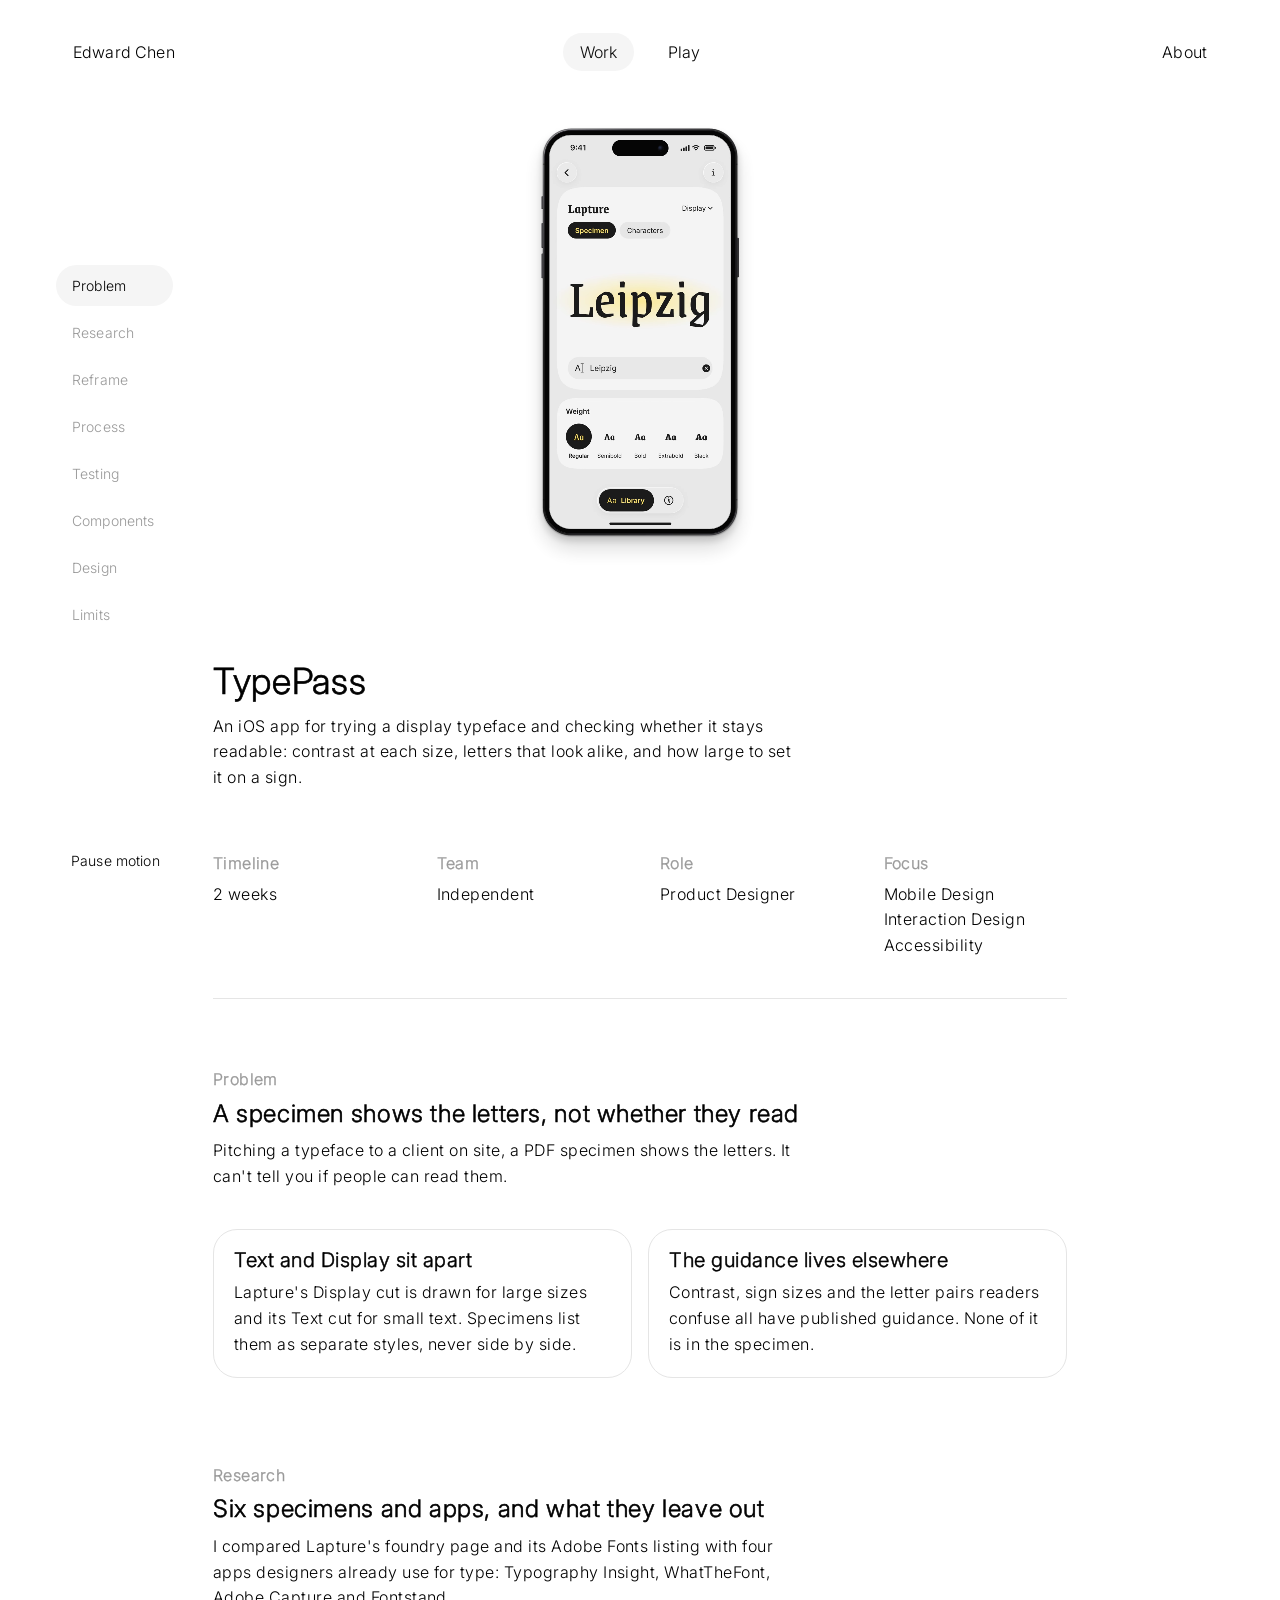
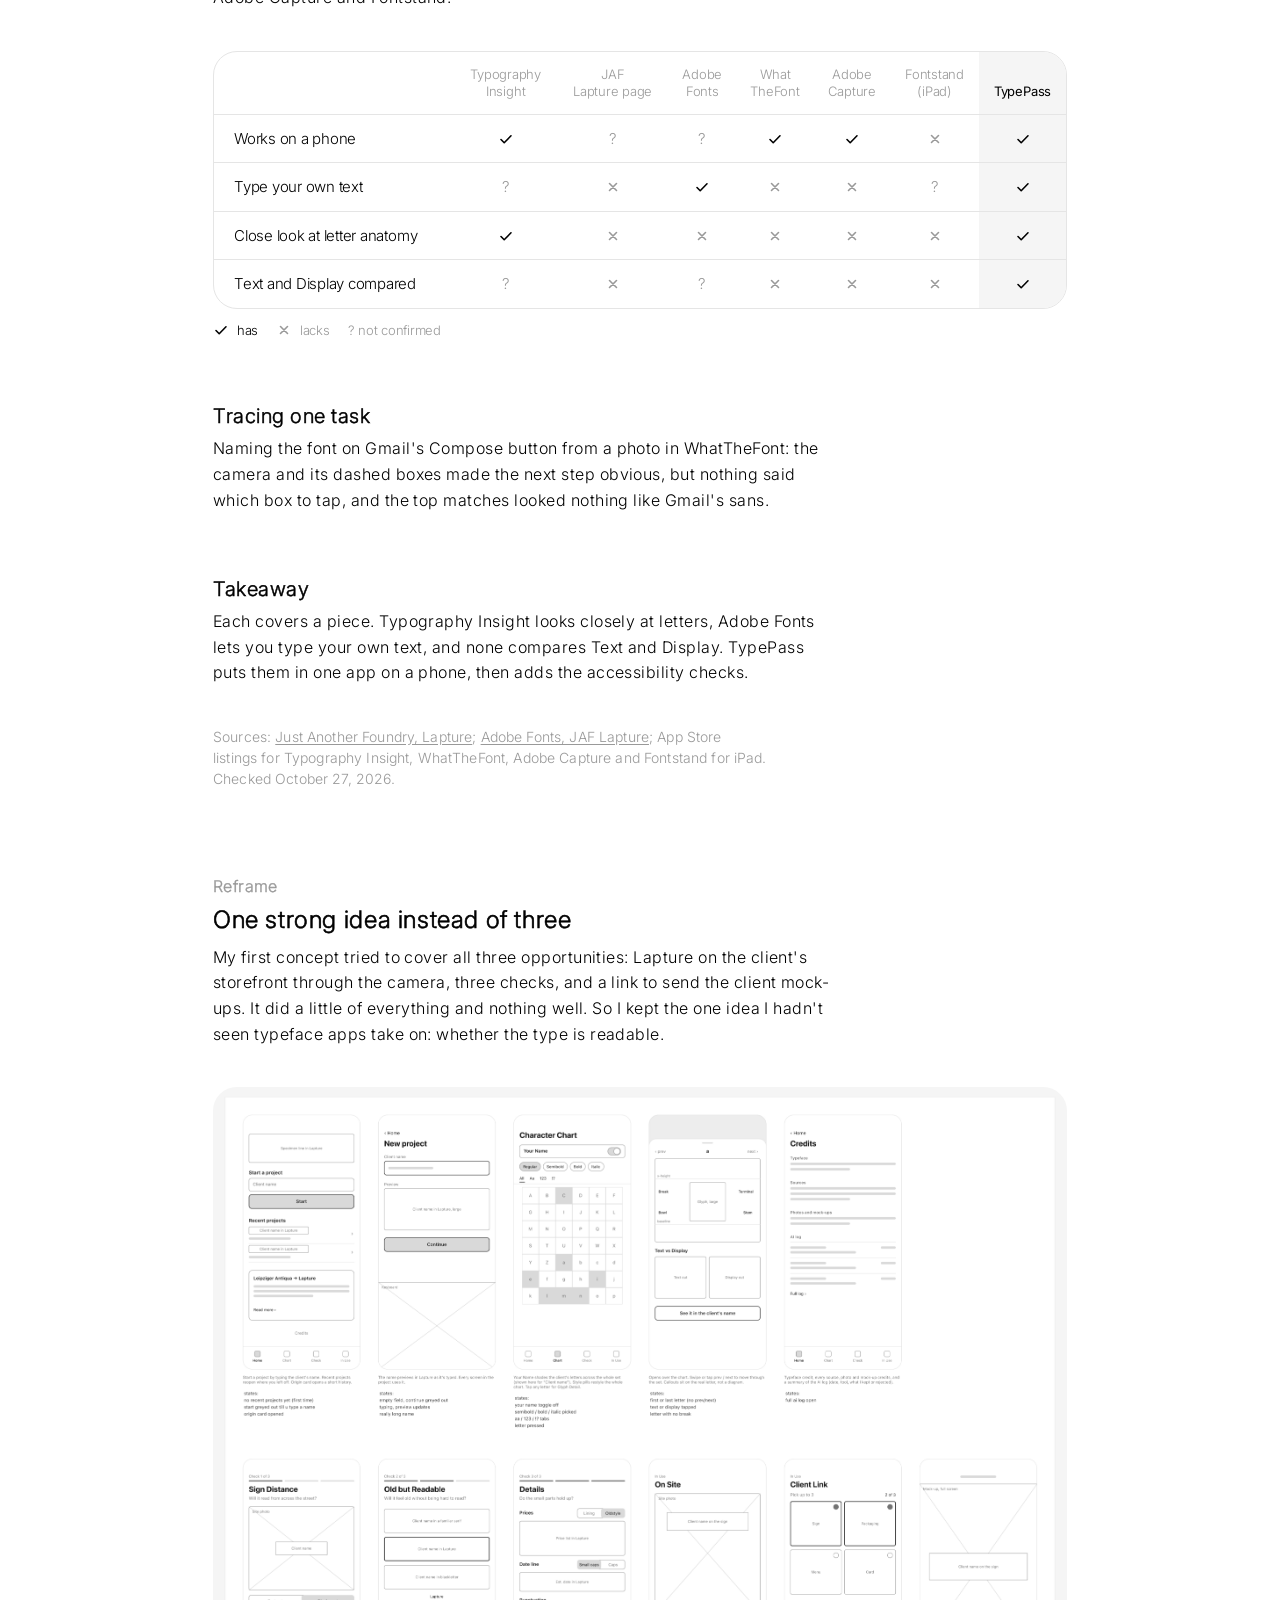
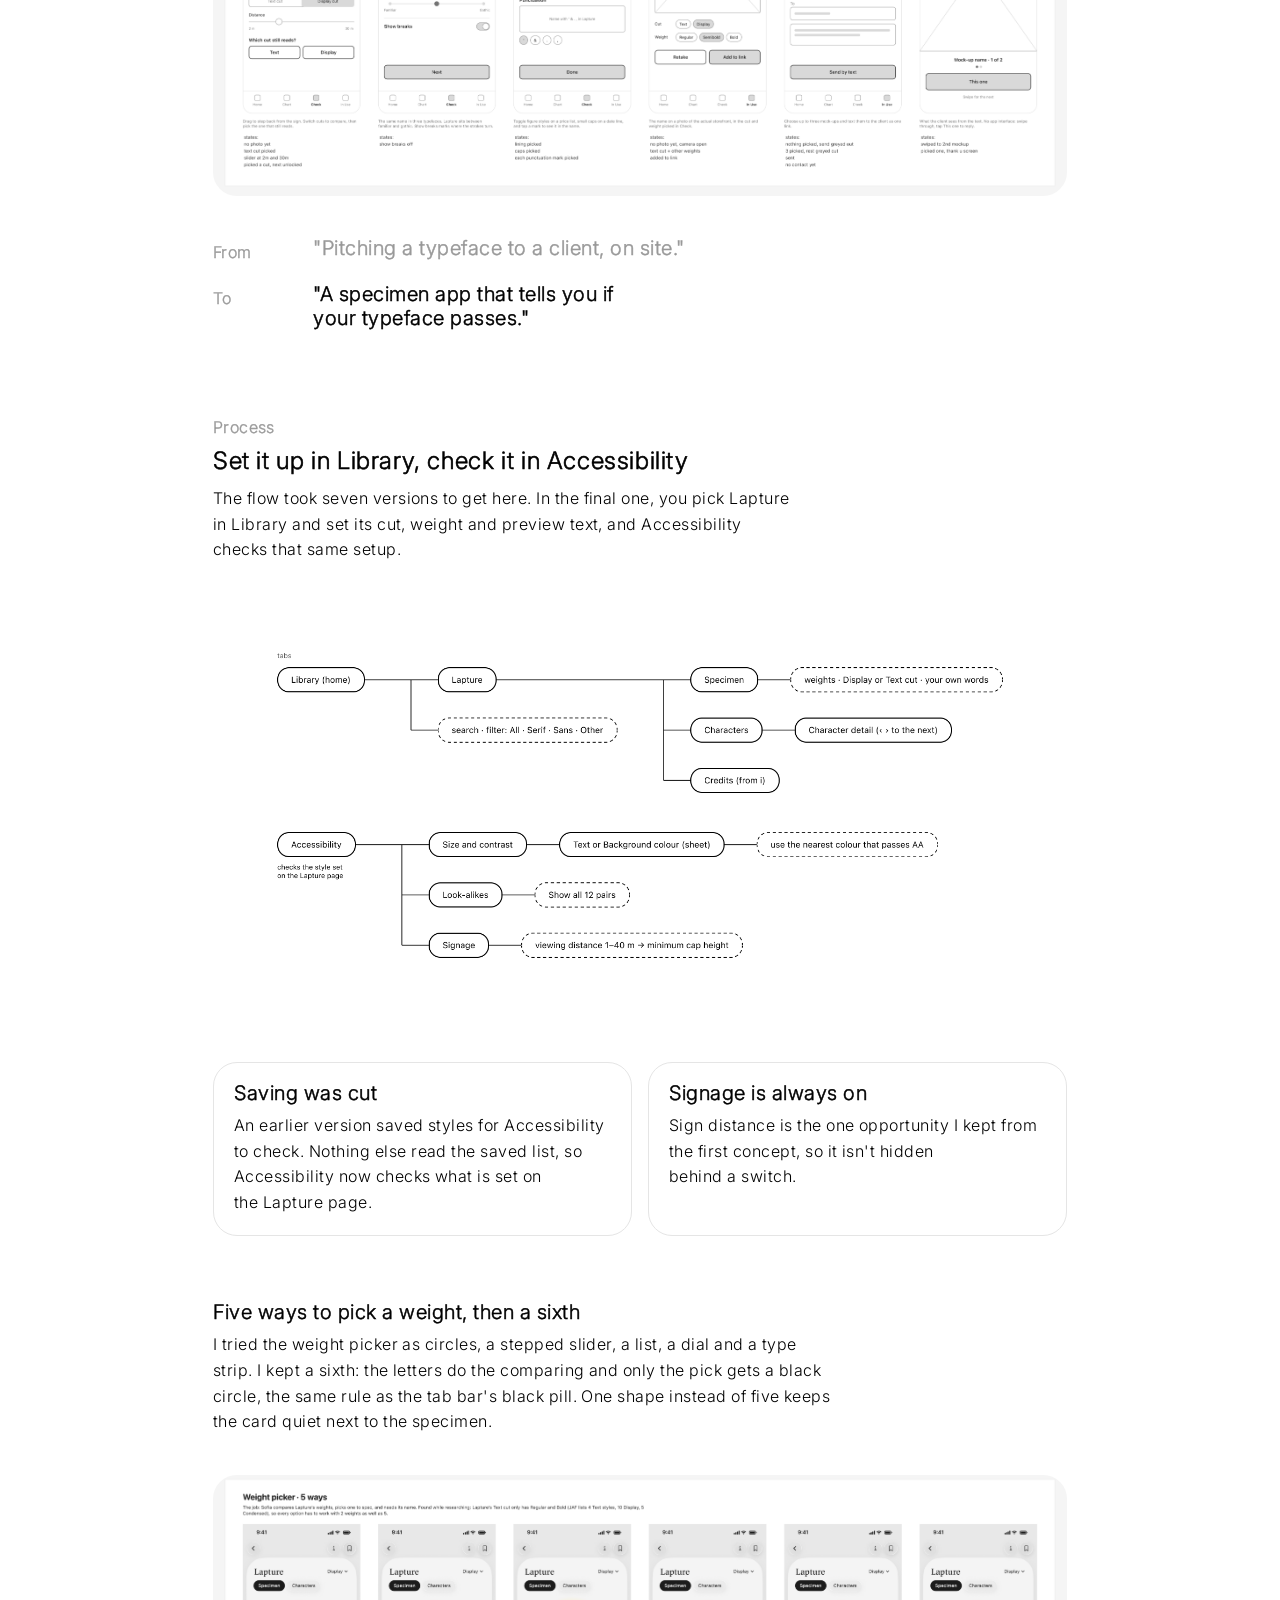
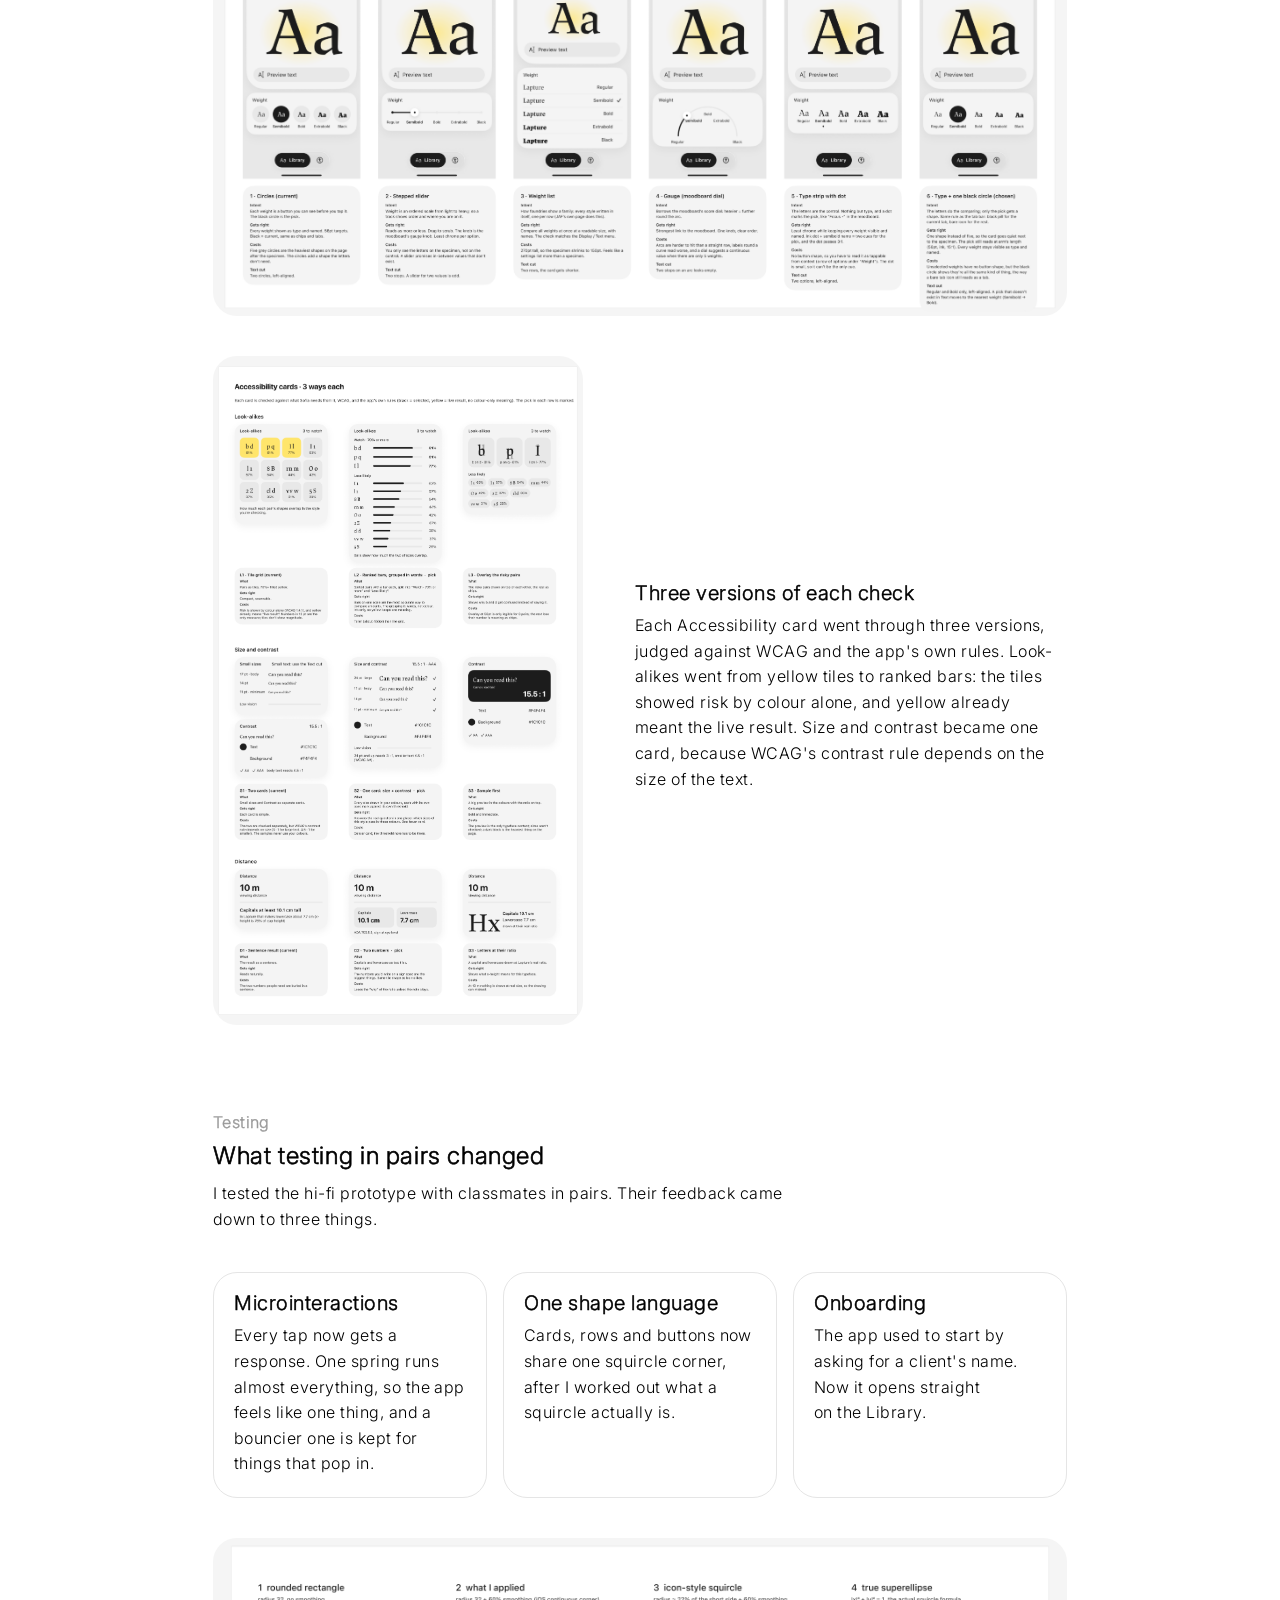
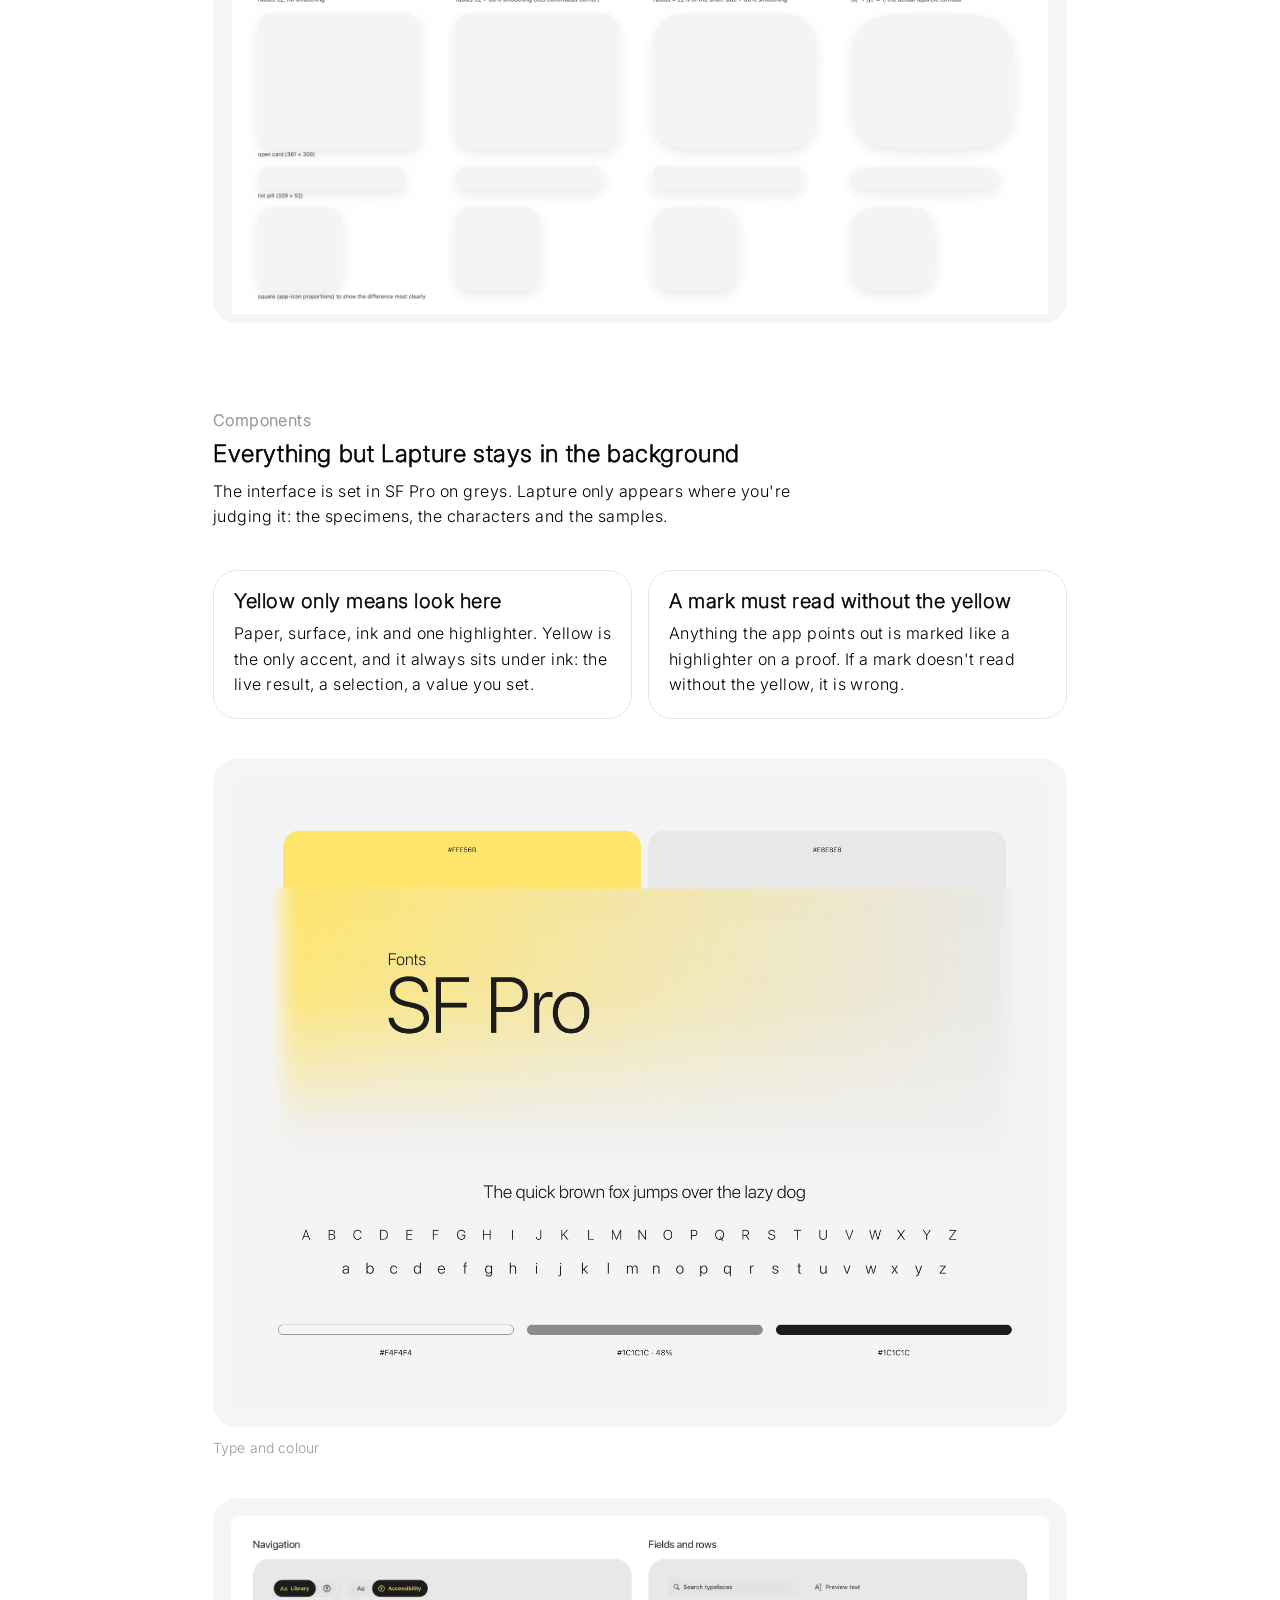
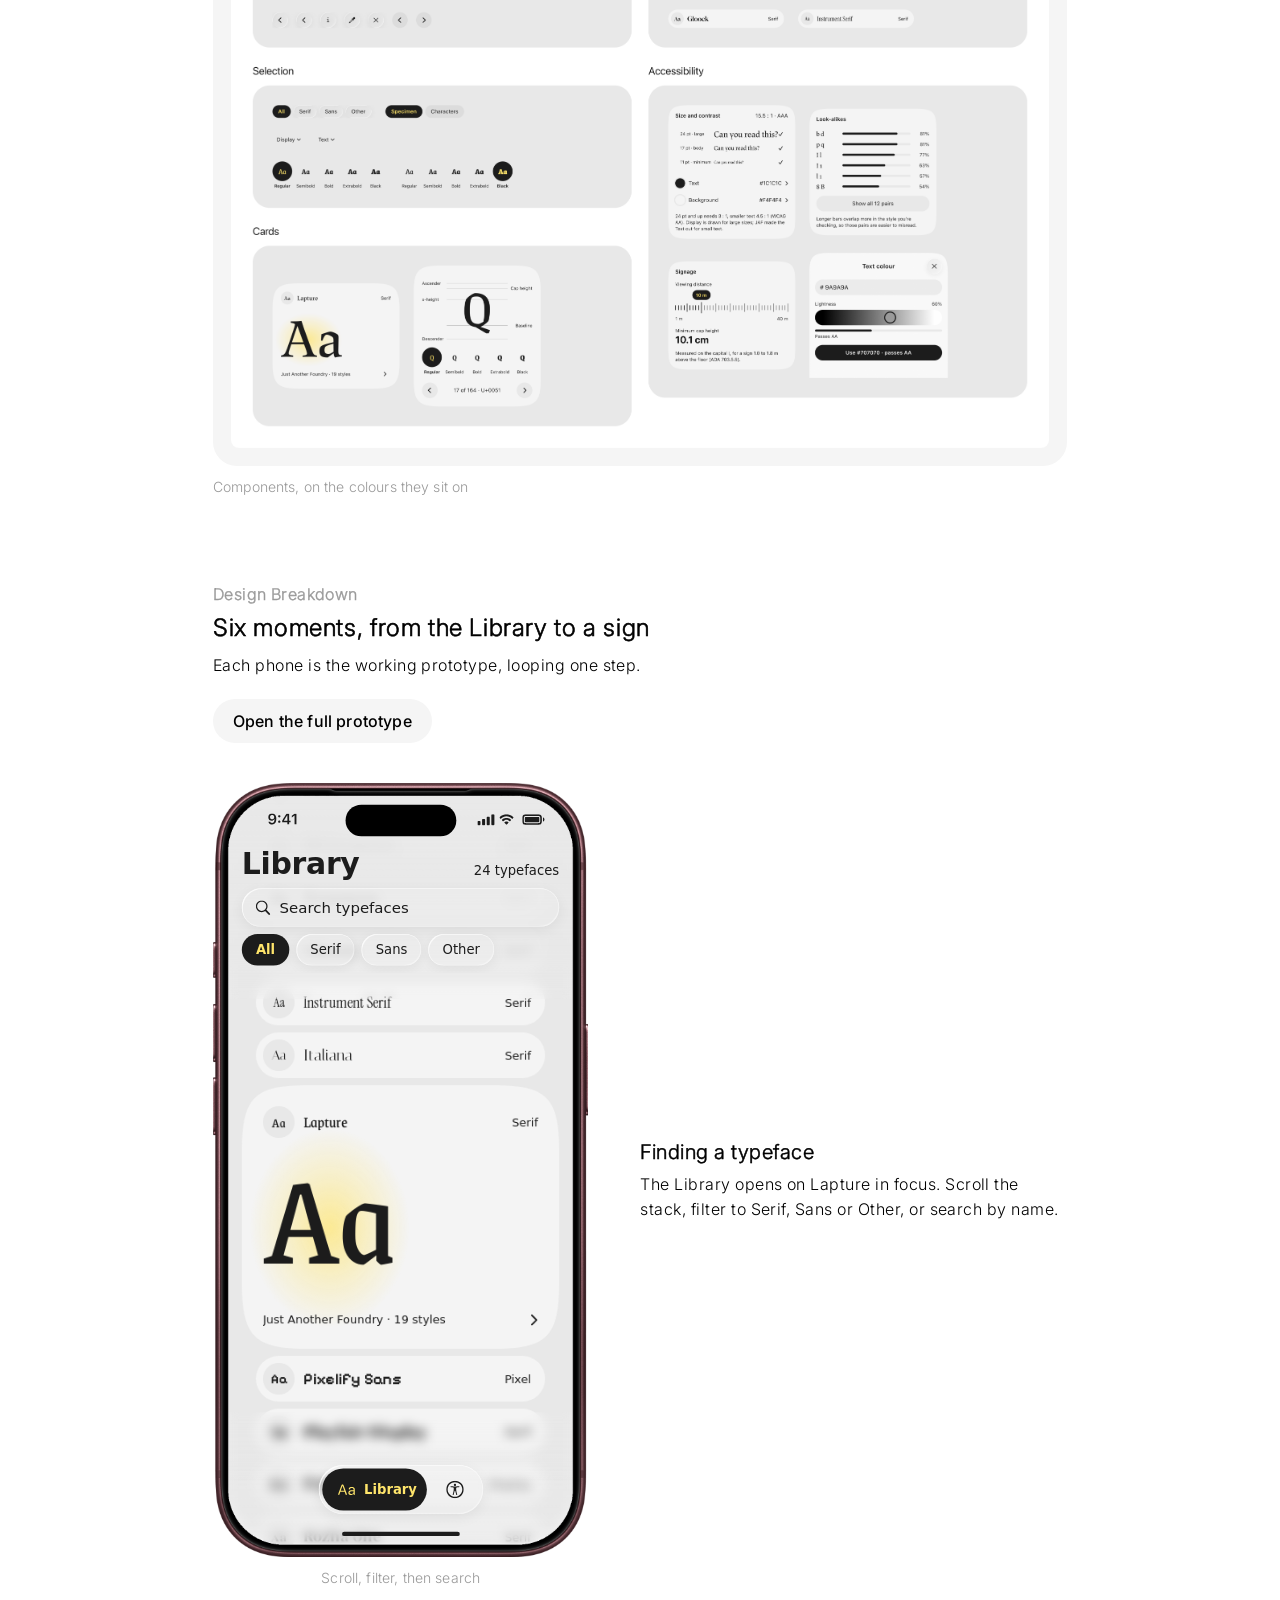
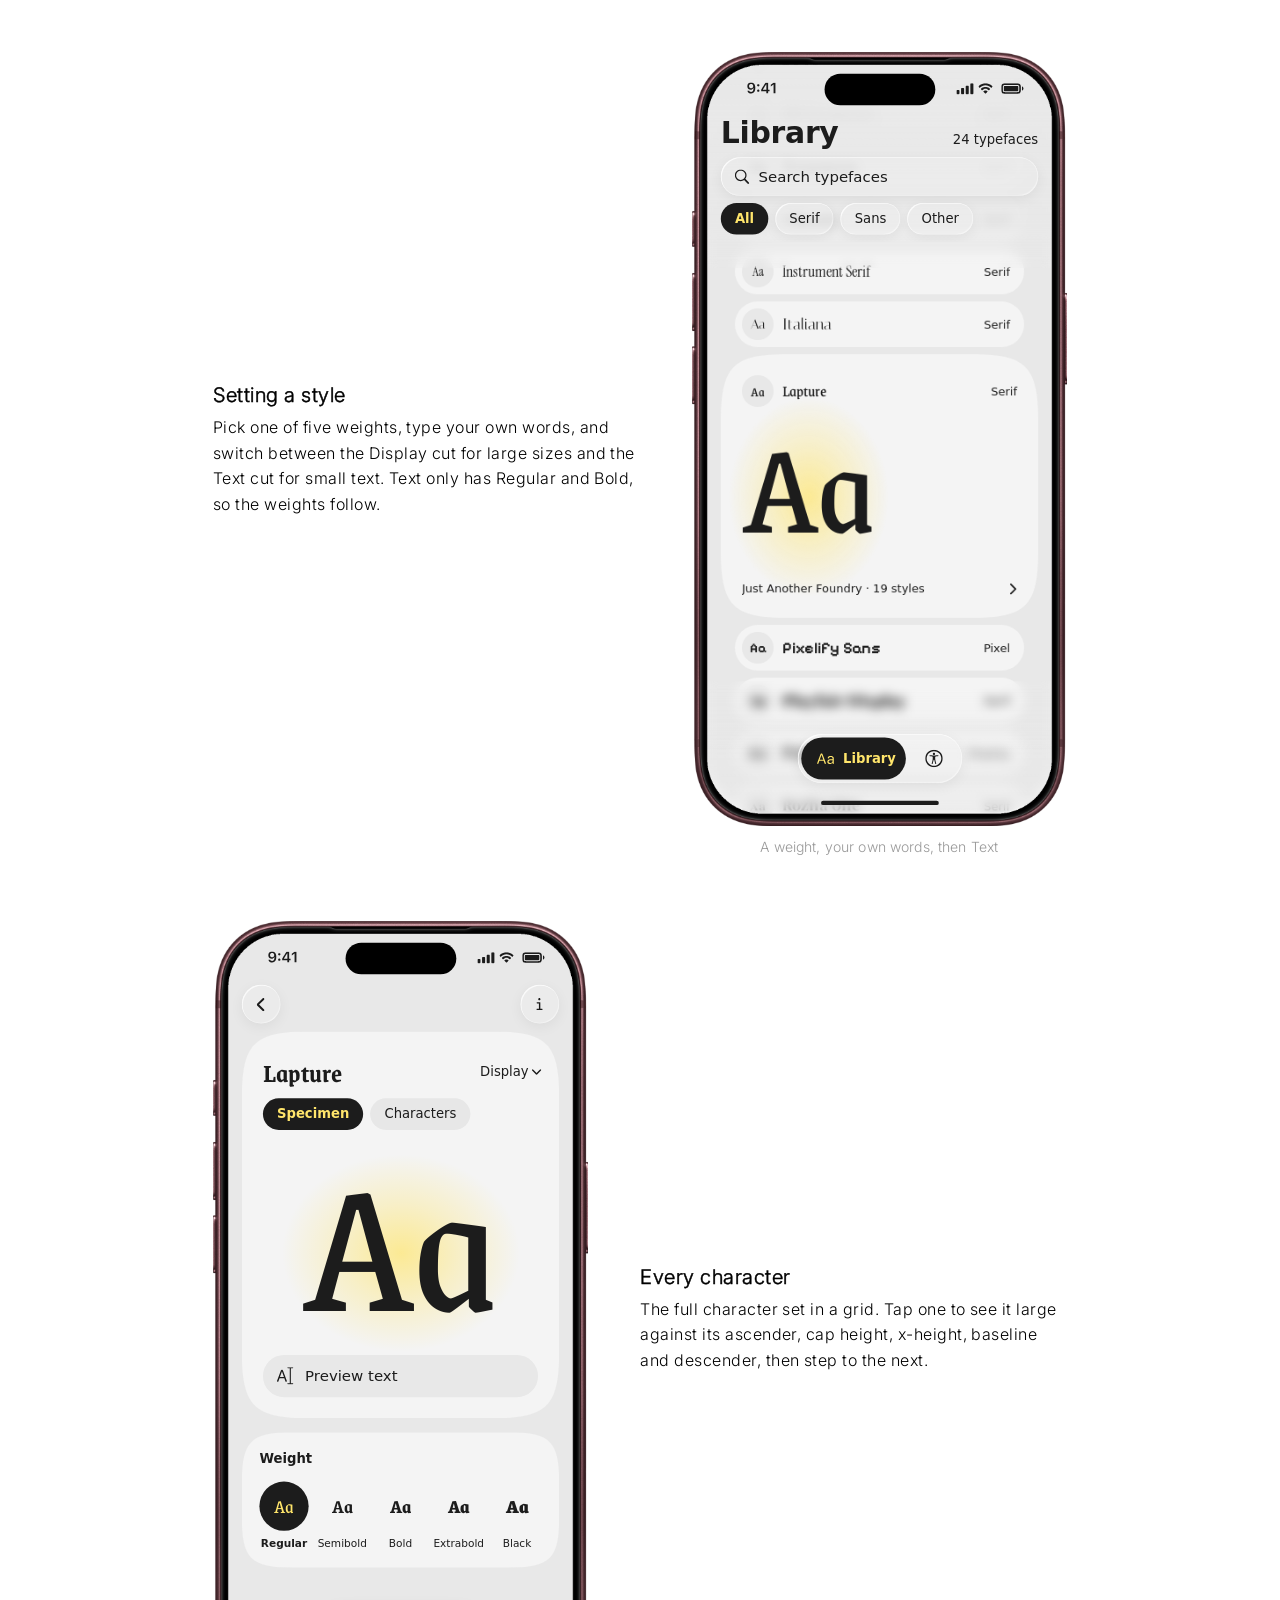
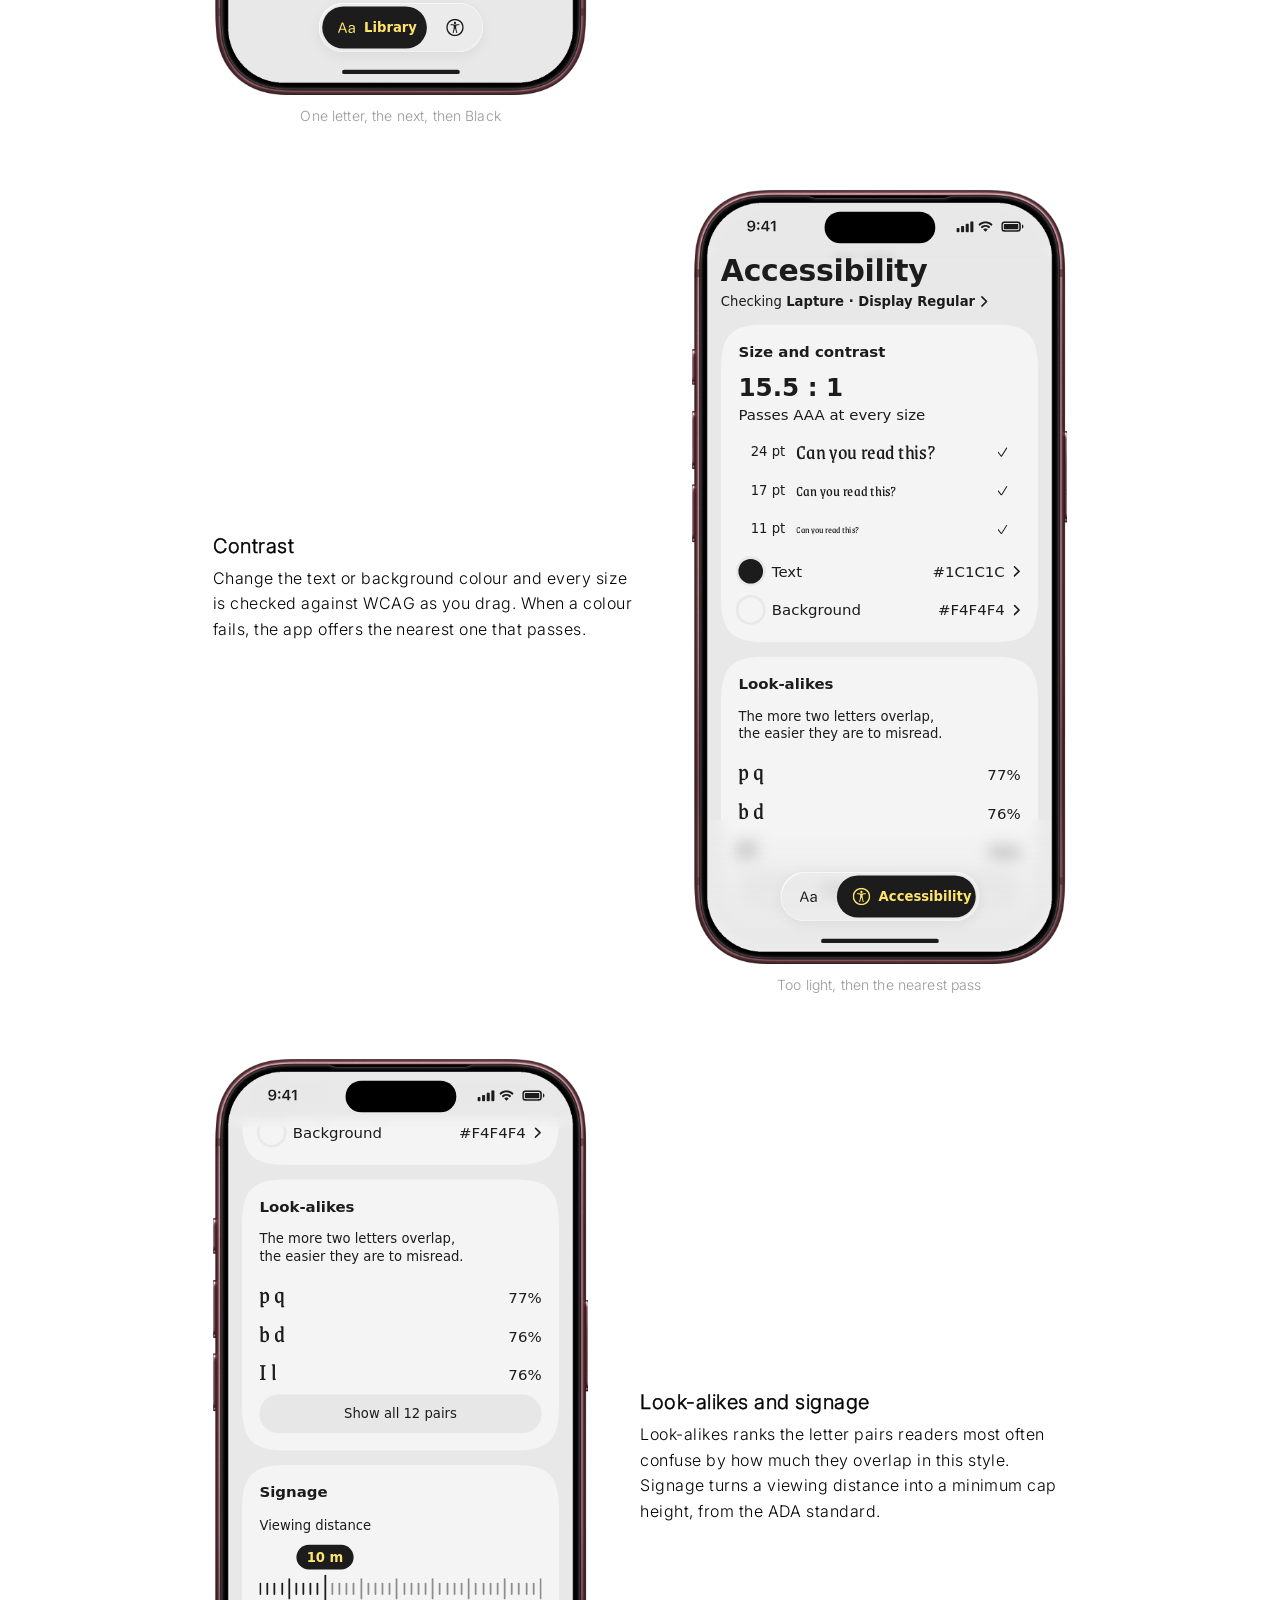
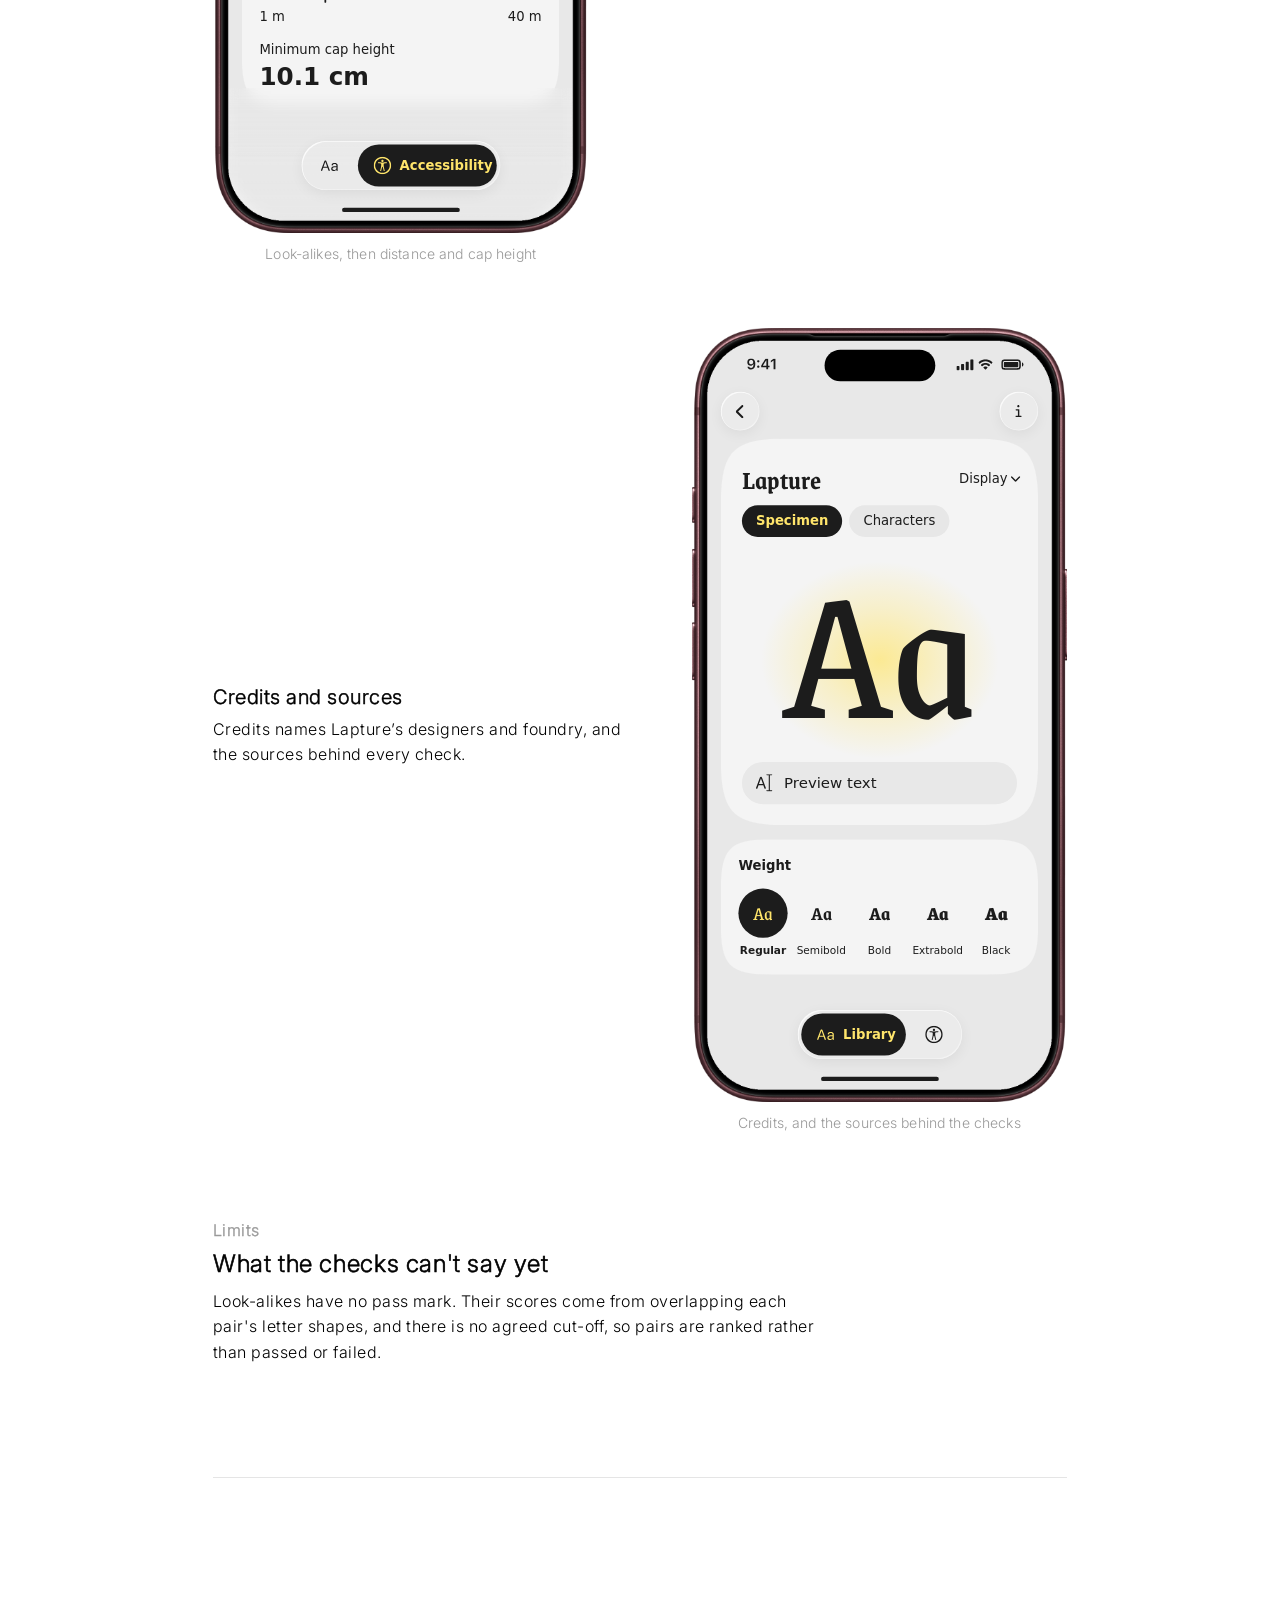
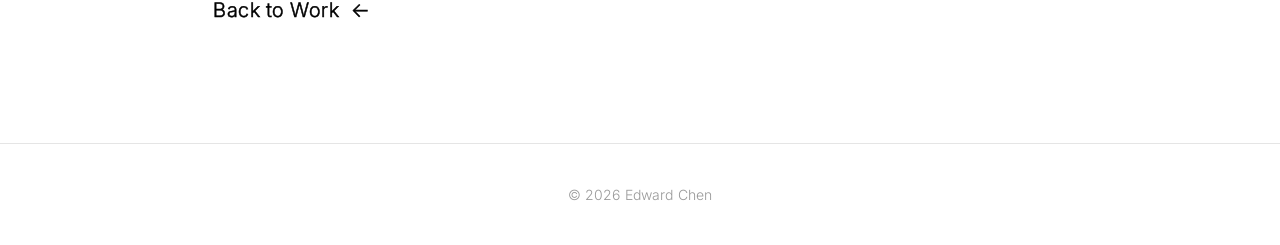
<file: work/typepass.html>
<!DOCTYPE html>
<html lang="en" class="type-wendy space-system">
<head>
  <meta charset="UTF-8" />
  <meta name="viewport" content="width=device-width, initial-scale=1.0" />
  <title>TypePass — Edward Chen</title>
  <link rel="icon" href="../favicon.ico" sizes="any" />
  <link rel="apple-touch-icon" href="../apple-touch-icon.png" />
  <script src="../js/intro.js"></script>
  <link rel="preconnect" href="https://fonts.googleapis.com" />
  <link rel="preconnect" href="https://fonts.gstatic.com" crossorigin />
  <link rel="stylesheet" href="https://fonts.googleapis.com/css2?family=Inter:wght@300..700&display=swap" />
  <link rel="stylesheet" href="../css/style.css" />
  <script src="../js/page-transition.js"></script>
</head>
<body class="cap-page">

  <!-- NAV -->
  <nav class="nav">
    <a href="../index.html" class="nav-logo">Edward Chen</a>
    <div class="nav-center">
      <a href="../index.html#work-typepass" class="is-current">Work</a>
      <a href="../play.html">Play</a>
    </div>
    <a href="../about.html" class="nav-right">About</a>
  </nav>

  <!-- HERO FILM: Edward's walkthrough of the app, 1080 x 1920 with a
       transparent ground. The banner has no grey of its own, as Gemini's
       doesn't; the Work card keeps the grey every card has. It fades in from nothing
       and blurs out at the end, so it loops. The poster is its frame at 3.8s,
       the Library with Lapture open: the first frame is blank.
       js/hero-video.js plays it. -->
  <section class="case-hero">
    <div class="case-hero-image" style="view-transition-name: proj-typepass">
      <video class="hero-film is-fit" data-film src="../images/typepass/hero.webm" poster="../images/typepass/hero-poster.webp" muted loop playsinline preload="metadata" aria-label="A walkthrough of TypePass: the Library, Lapture’s specimen, weights and characters, then the Accessibility checks for contrast, look-alike letters and sign size"></video>
    </div>
  </section>

  <!-- TITLE + INTRO -->
  <section class="case-intro">
    <h1 class="case-title">TypePass</h1>
    <p class="case-description">
      An iOS app for trying a display typeface and checking whether it stays readable: contrast at each size, letters that look alike, and how large to set it on a sign.
    </p>

    <div class="case-meta">
      <div class="meta-block">
        <div class="meta-label">Timeline</div>
        <div class="meta-value">2 weeks</div>
      </div>
      <div class="meta-block">
        <div class="meta-label">Team</div>
        <div class="meta-value">Independent</div>
      </div>
      <div class="meta-block">
        <div class="meta-label">Role</div>
        <div class="meta-value">Product Designer</div>
      </div>
      <div class="meta-block">
        <div class="meta-label">Focus</div>
        <div class="meta-value">Mobile Design<br/>Interaction Design<br/>Accessibility</div>
      </div>
    </div>

    <!-- Section jump links -->
    <div class="case-toc">
      <a href="#problem">Problem</a>
      <a href="#research">Research</a>
      <a href="#reframe">Reframe</a>
      <a href="#process">Process</a>
      <a href="#testing">Testing</a>
      <a href="#system">Components</a>
      <a href="#walkthrough">Design</a>
      <a href="#reflections">Limits</a>
    </div>
  </section>

  <!-- PROBLEM: from the walkthrough video's opening captions (Figma file,
       "video · walkthrough captions"), and the Text and Display cuts as JAF
       describes them. -->
  <section id="problem" class="cap-section">
    <div class="cap-eyebrow">Problem</div>
    <h2 class="cap-title">A specimen shows the letters, not whether they read</h2>
    <p class="cap-body">
      Pitching a typeface to a client on site, a PDF specimen shows the letters. It can't tell you if people can read them.
    </p>

    <div class="cap-cards is-pair">
      <div class="cap-card">
        <h3>Text and Display sit apart</h3>
        <p>Lapture's Display cut is drawn for large sizes and its Text cut for small text. Specimens list them as separate styles, never side by side.</p>
      </div>
      <div class="cap-card">
        <h3>The guidance lives elsewhere</h3>
        <p>Contrast, sign sizes and the letter pairs readers confuse all have published guidance. None of it is in the specimen.</p>
      </div>
    </div>
  </section>

  <!-- RESEARCH: the competitive analysis from the Figma file's Competitive
       Analysis page. The chart keeps the rows that describe the finished app;
       the file's other rows (the camera, the client's storefront, real examples
       in use, sending a preview) were the first concept's, and were cut. -->
  <section id="research" class="cap-section">
    <div class="cap-eyebrow">Research</div>
    <h2 class="cap-title">Six specimens and apps, and what they leave out</h2>
    <p class="cap-body">
      I compared Lapture's foundry page and its Adobe Fonts listing with four apps designers already use for type: Typography Insight, WhatTheFont, Adobe Capture and Fontstand.
    </p>

    <figure class="cmp">
      <div class="cmp-scroll">
        <table class="cmp-table">
          <thead>
            <tr><th scope="col"><span class="cmp-sr">Feature</span></th><th scope="col">Typography<br/>Insight</th><th scope="col">JAF<br/>Lapture page</th><th scope="col">Adobe<br/>Fonts</th><th scope="col">What<br/>TheFont</th><th scope="col">Adobe<br/>Capture</th><th scope="col">Fontstand<br/>(iPad)</th><th scope="col" class="is-us">TypePass</th></tr>
          </thead>
          <tbody>
            <tr><th scope="row">Works on a phone</th><td class="is-y"><svg viewBox="0 0 16 16" aria-hidden="true"><path d="M3 8.5l3.2 3.2L13 4.8"/></svg><span class="cmp-sr">Has</span></td><td class="is-q"><span aria-hidden="true">?</span><span class="cmp-sr">Not confirmed</span></td><td class="is-q"><span aria-hidden="true">?</span><span class="cmp-sr">Not confirmed</span></td><td class="is-y"><svg viewBox="0 0 16 16" aria-hidden="true"><path d="M3 8.5l3.2 3.2L13 4.8"/></svg><span class="cmp-sr">Has</span></td><td class="is-y"><svg viewBox="0 0 16 16" aria-hidden="true"><path d="M3 8.5l3.2 3.2L13 4.8"/></svg><span class="cmp-sr">Has</span></td><td class="is-n"><svg viewBox="0 0 16 16" aria-hidden="true"><path d="M4.5 4.5l7 7M11.5 4.5l-7 7"/></svg><span class="cmp-sr">Lacks</span></td><td class="is-us is-y"><svg viewBox="0 0 16 16" aria-hidden="true"><path d="M3 8.5l3.2 3.2L13 4.8"/></svg><span class="cmp-sr">Has</span></td></tr>
            <tr><th scope="row">Type your own text</th><td class="is-q"><span aria-hidden="true">?</span><span class="cmp-sr">Not confirmed</span></td><td class="is-n"><svg viewBox="0 0 16 16" aria-hidden="true"><path d="M4.5 4.5l7 7M11.5 4.5l-7 7"/></svg><span class="cmp-sr">Lacks</span></td><td class="is-y"><svg viewBox="0 0 16 16" aria-hidden="true"><path d="M3 8.5l3.2 3.2L13 4.8"/></svg><span class="cmp-sr">Has</span></td><td class="is-n"><svg viewBox="0 0 16 16" aria-hidden="true"><path d="M4.5 4.5l7 7M11.5 4.5l-7 7"/></svg><span class="cmp-sr">Lacks</span></td><td class="is-n"><svg viewBox="0 0 16 16" aria-hidden="true"><path d="M4.5 4.5l7 7M11.5 4.5l-7 7"/></svg><span class="cmp-sr">Lacks</span></td><td class="is-q"><span aria-hidden="true">?</span><span class="cmp-sr">Not confirmed</span></td><td class="is-us is-y"><svg viewBox="0 0 16 16" aria-hidden="true"><path d="M3 8.5l3.2 3.2L13 4.8"/></svg><span class="cmp-sr">Has</span></td></tr>
            <tr><th scope="row">Close look at letter anatomy</th><td class="is-y"><svg viewBox="0 0 16 16" aria-hidden="true"><path d="M3 8.5l3.2 3.2L13 4.8"/></svg><span class="cmp-sr">Has</span></td><td class="is-n"><svg viewBox="0 0 16 16" aria-hidden="true"><path d="M4.5 4.5l7 7M11.5 4.5l-7 7"/></svg><span class="cmp-sr">Lacks</span></td><td class="is-n"><svg viewBox="0 0 16 16" aria-hidden="true"><path d="M4.5 4.5l7 7M11.5 4.5l-7 7"/></svg><span class="cmp-sr">Lacks</span></td><td class="is-n"><svg viewBox="0 0 16 16" aria-hidden="true"><path d="M4.5 4.5l7 7M11.5 4.5l-7 7"/></svg><span class="cmp-sr">Lacks</span></td><td class="is-n"><svg viewBox="0 0 16 16" aria-hidden="true"><path d="M4.5 4.5l7 7M11.5 4.5l-7 7"/></svg><span class="cmp-sr">Lacks</span></td><td class="is-n"><svg viewBox="0 0 16 16" aria-hidden="true"><path d="M4.5 4.5l7 7M11.5 4.5l-7 7"/></svg><span class="cmp-sr">Lacks</span></td><td class="is-us is-y"><svg viewBox="0 0 16 16" aria-hidden="true"><path d="M3 8.5l3.2 3.2L13 4.8"/></svg><span class="cmp-sr">Has</span></td></tr>
            <tr><th scope="row">Text and Display compared</th><td class="is-q"><span aria-hidden="true">?</span><span class="cmp-sr">Not confirmed</span></td><td class="is-n"><svg viewBox="0 0 16 16" aria-hidden="true"><path d="M4.5 4.5l7 7M11.5 4.5l-7 7"/></svg><span class="cmp-sr">Lacks</span></td><td class="is-q"><span aria-hidden="true">?</span><span class="cmp-sr">Not confirmed</span></td><td class="is-n"><svg viewBox="0 0 16 16" aria-hidden="true"><path d="M4.5 4.5l7 7M11.5 4.5l-7 7"/></svg><span class="cmp-sr">Lacks</span></td><td class="is-n"><svg viewBox="0 0 16 16" aria-hidden="true"><path d="M4.5 4.5l7 7M11.5 4.5l-7 7"/></svg><span class="cmp-sr">Lacks</span></td><td class="is-n"><svg viewBox="0 0 16 16" aria-hidden="true"><path d="M4.5 4.5l7 7M11.5 4.5l-7 7"/></svg><span class="cmp-sr">Lacks</span></td><td class="is-us is-y"><svg viewBox="0 0 16 16" aria-hidden="true"><path d="M3 8.5l3.2 3.2L13 4.8"/></svg><span class="cmp-sr">Has</span></td></tr>
          </tbody>
        </table>
      </div>
      <figcaption class="cmp-key"><span class="is-y"><svg viewBox="0 0 16 16" aria-hidden="true"><path d="M3 8.5l3.2 3.2L13 4.8"/></svg> has</span><span class="is-n"><svg viewBox="0 0 16 16" aria-hidden="true"><path d="M4.5 4.5l7 7M11.5 4.5l-7 7"/></svg> lacks</span><span class="is-q">? not confirmed</span></figcaption>
    </figure>

    <h3 class="cap-moment">Tracing one task</h3>
    <p class="cap-body">
      Naming the font on Gmail's Compose button from a photo in WhatTheFont: the camera and its dashed boxes made the next step obvious, but nothing said which box to tap, and the top matches looked nothing like Gmail's sans.
    </p>

    <h3 class="cap-moment">Takeaway</h3>
    <p class="cap-body">
      Each covers a piece. Typography Insight looks closely at letters, Adobe Fonts lets you type your own text, and none compares Text and Display. TypePass puts them in one app on a phone, then adds the accessibility checks.
    </p>

    <p class="case-sources">
      Sources:
      <a href="https://justanotherfoundry.com/lapture" target="_blank" rel="noopener">Just Another Foundry, Lapture</a>;
      <a href="https://fonts.adobe.com/fonts/jaf-lapture" target="_blank" rel="noopener">Adobe Fonts, JAF Lapture</a>;
      App Store listings for Typography Insight, WhatTheFont, Adobe Capture and Fontstand for iPad. Checked October 27, 2026.
    </p>
  </section>

  <!-- REFRAME: the first concept (the Figma file's low-fi page, "low fi camera
       mockup idea") and why it was narrowed, in Edward's words: one strong
       concept over a jack of all trades, and readability as the thing typeface
       apps leave out. The quotes are the walkthrough video's own lines. -->
  <section id="reframe" class="cap-section">
    <div class="cap-eyebrow">Reframe</div>
    <h2 class="cap-title">One strong idea instead of three</h2>
    <p class="cap-body">
      My first concept tried to cover all three opportunities: Lapture on the client's storefront through the camera, three checks, and a link to send the client mock-ups. It did a little of everything and nothing well. So I kept the one idea I hadn't seen typeface apps take on: whether the type is readable.
    </p>
    <figure class="full-image is-surface">
      <a href="../images/typepass/process/first-concept.png" data-viewer data-cursor="view"><img loading="lazy" decoding="async" src="../images/typepass/process/first-concept.png" width="3889" height="3228" alt="The first concept in low fidelity: eleven screens across Home, Chart, Check and In Use tabs, from starting a project with the client's name to three checks (Sign Distance, Old but Readable, Details), the name on a photo of the storefront, and a link of mock-ups sent to the client" /></a>
    </figure>

    <div class="reframe">
      <p class="reframe-label">From</p>
      <p class="reframe-text is-from">"Pitching a typeface to a client, on site."</p>
      <p class="reframe-label">To</p>
      <p class="reframe-text">"A specimen app that tells you if your typeface passes."</p>
    </div>
  </section>

  <!-- PROCESS: the flow of the finished app (User Flow v7), the two features
       cut on the way ("Process · cut features"), and two explorations from the
       hi-fi page with the reasons noted beside them in the file. -->
  <section id="process" class="cap-section">
    <div class="cap-eyebrow">Process</div>
    <h2 class="cap-title">Set it up in Library, check it in Accessibility</h2>
    <p class="cap-body">
      The flow took seven versions to get here. In the final one, you pick Lapture in Library and set its cut, weight and preview text, and Accessibility checks that same setup.
    </p>
    <figure class="full-image is-surface">
      <a href="../images/typepass/Flow.png" data-viewer data-cursor="view"><img loading="lazy" decoding="async" src="../images/typepass/Flow.png" width="3192" height="1566" alt="The app's flow: Library leads to search and filter and to the Lapture page, with Specimen, Characters, character detail and Credits; Accessibility leads to Size and contrast with its colour sheet, Look-alikes and Signage" /></a>
    </figure>

    <div class="cap-cards is-pair">
      <div class="cap-card">
        <h3>Saving was cut</h3>
        <p>An earlier version saved styles for Accessibility to check. Nothing else read the saved list, so Accessibility now checks what is set on the Lapture page.</p>
      </div>
      <div class="cap-card">
        <h3>Signage is always on</h3>
        <p>Sign distance is the one opportunity I kept from the first concept, so it isn't hidden behind a switch.</p>
      </div>
    </div>

    <h3 class="cap-moment">Five ways to pick a weight, then a sixth</h3>
    <p class="cap-body">
      I tried the weight picker as circles, a stepped slider, a list, a dial and a type strip. I kept a sixth: the letters do the comparing and only the pick gets a black circle, the same rule as the tab bar's black pill. One shape instead of five keeps the card quiet next to the specimen.
    </p>
    <figure class="full-image is-surface">
      <a href="../images/typepass/process/weight-picker.png" data-viewer data-cursor="view"><img loading="lazy" decoding="async" src="../images/typepass/process/weight-picker.png" width="3889" height="2009" alt="Six weight pickers on the Lapture page, each with notes: circles, a stepped slider, a weight list, a gauge dial, a type strip with a dot, and the chosen type with one black circle" /></a>
    </figure>

    <div class="split-row">
      <div class="split-art">
        <a href="../images/typepass/process/accessibility-cards.png" data-viewer data-cursor="view"><img loading="lazy" decoding="async" src="../images/typepass/process/accessibility-cards.png" width="2174" height="3933" alt="Each Accessibility card drawn three ways with notes: look-alikes as tiles, ranked bars or overlaid pairs; size and contrast as two cards, one card or sample first; distance as a sentence, two numbers or letters at their ratio" /></a>
      </div>
      <div class="split-text">
        <h3 class="cap-moment">Three versions of each check</h3>
        <p class="cap-body">Each Accessibility card went through three versions, judged against WCAG and the app's own rules. Look-alikes went from yellow tiles to ranked bars: the tiles showed risk by colour alone, and yellow already meant the live result. Size and contrast became one card, because WCAG's contrast rule depends on the size of the text.</p>
      </div>
    </div>
  </section>

  <!-- TESTING: the hi-fi prototype tested in pairs in class. What Edward says
       the feedback covered (microinteractions, shape language, onboarding), and
       what changed, from the microinteractions spec, the squircle explorations
       and the first concept's opening screens. -->
  <section id="testing" class="cap-section">
    <div class="cap-eyebrow">Testing</div>
    <h2 class="cap-title">What testing in pairs changed</h2>
    <p class="cap-body">
      I tested the hi-fi prototype with classmates in pairs. Their feedback came down to three things.
    </p>

    <div class="cap-cards">
      <div class="cap-card">
        <h3>Microinteractions</h3>
        <p>Every tap now gets a response. One spring runs almost everything, so the app feels like one thing, and a bouncier one is kept for things that pop in.</p>
      </div>
      <div class="cap-card">
        <h3>One shape language</h3>
        <p>Cards, rows and buttons now share one squircle corner, after I worked out what a squircle actually is.</p>
      </div>
      <div class="cap-card">
        <h3>Onboarding</h3>
        <p>The app used to start by asking for a client's name. Now it opens straight on the Library.</p>
      </div>
    </div>

    <figure class="full-image is-surface">
      <a href="../images/typepass/process/squircle.png" data-viewer data-cursor="view"><img loading="lazy" decoding="async" src="../images/typepass/process/squircle.png" width="3640" height="1640" alt="What a squircle actually is: a rounded rectangle, iOS's continuous corner, an icon-style squircle and a true superellipse, each drawn as an open card, a list pill and a square" /></a>
    </figure>
  </section>

  <!-- COMPONENTS: the style guide's type and colour, then every part of the
       finished screens, from the Figma file's components page. The copy is
       the style guide's own rules. -->
  <section id="system" class="cap-section">
    <div class="cap-eyebrow">Components</div>
    <h2 class="cap-title">Everything but Lapture stays in the background</h2>
    <p class="cap-body">
      The interface is set in SF Pro on greys. Lapture only appears where you're judging it: the specimens, the characters and the samples.
    </p>

    <div class="cap-cards is-pair">
      <div class="cap-card">
        <h3>Yellow only means look here</h3>
        <p>Paper, surface, ink and one highlighter. Yellow is the only accent, and it always sits under ink: the live result, a selection, a value you set.</p>
      </div>
      <div class="cap-card">
        <h3>A mark must read without the yellow</h3>
        <p>Anything the app points out is marked like a highlighter on a proof. If a mark doesn't read without the yellow, it is wrong.</p>
      </div>
    </div>

    <div class="pos-flow is-single">
      <figure class="pos-state">
        <a class="pos-plate" href="../images/typepass/Identity.png" data-viewer data-cursor="view"><img loading="lazy" decoding="async" src="../images/typepass/Identity.png" width="3200" height="2472" alt="Visual identity: SF Pro, with highlighter #FFE56B, surface #E8E8E8, paper #F4F4F4, ink #1C1C1C and line, ink at 48%" /></a>
        <figcaption class="pos-state__cap">Type and colour</figcaption>
      </figure>
      <figure class="pos-state">
        <a class="pos-plate" href="../images/typepass/kit/components.png" data-viewer data-cursor="view"><img loading="lazy" decoding="async" src="../images/typepass/kit/components.png" width="4067" height="2648" alt="The components: the floating tab bar on each tab, back, glass and in-content buttons; filter and view chips, the Display or Text style picker and the weight picker; search, preview text and Library rows; the Library card and the character card; and the Size and contrast, Look-alikes and Signage cards with the Text colour sheet" /></a>
        <figcaption class="pos-state__cap">Components, on the colours they sit on</figcaption>
      </figure>
    </div>
  </section>

  <!-- DESIGN BREAKDOWN: the working prototype, one moment per phone, in the
       order someone meets them. Scenes are at the end of
       typepass-prototype.html; js/cvs-demos.js plays them. -->
  <section id="walkthrough" class="cap-section">
    <div class="cap-eyebrow">Design Breakdown</div>
    <h2 class="cap-title">Six moments, from the Library to a sign</h2>
    <p class="cap-body">Each phone is the working prototype, looping one step.</p>
    <p class="proto-open">
      <a href="typepass-prototype.html" class="pill-button" target="_blank" rel="noopener" data-cursor="view">Open the full prototype</a>
      <button type="button" class="motion-toggle lg-glass">Pause motion</button>
    </p>

    <div class="split-row has-title">
      <div class="split-art is-phone">
        <figure class="proto-demo">
          <div class="proto-phone">
            <div class="proto-screen is-square">
              <img class="proto-poster is-screen" src="../images/typepass/posters/library.png" alt="" aria-hidden="true" />
              <iframe data-src="typepass-prototype.html?embed&amp;scene=library" title="Prototype: scrolling the typeface list, filtering to sans, then searching for Lapture" loading="lazy"></iframe>
            </div>
            <img class="proto-frame" src="../images/cvs/frame.png" alt="" aria-hidden="true" />
          </div>
          <figcaption class="proto-cap">Scroll, filter, then search</figcaption>
        </figure>
      </div>
      <div class="split-text">
        <h3 class="cap-moment">Finding a typeface</h3>
        <p class="cap-body">The Library opens on Lapture in focus. Scroll the stack, filter to Serif, Sans or Other, or search by name.</p>
      </div>
    </div>

    <div class="split-row is-flipped has-title">
      <div class="split-art is-phone">
        <figure class="proto-demo">
          <div class="proto-phone">
            <div class="proto-screen is-square">
              <img class="proto-poster is-screen" src="../images/typepass/posters/specimen.png" alt="" aria-hidden="true" />
              <iframe data-src="typepass-prototype.html?embed&amp;scene=specimen" title="Prototype: opening Lapture, choosing a weight, typing a preview, then switching to the Text cut" loading="lazy"></iframe>
            </div>
            <img class="proto-frame" src="../images/cvs/frame.png" alt="" aria-hidden="true" />
          </div>
          <figcaption class="proto-cap">A weight, your own words, then Text</figcaption>
        </figure>
      </div>
      <div class="split-text">
        <h3 class="cap-moment">Setting a style</h3>
        <p class="cap-body">Pick one of five weights, type your own words, and switch between the Display cut for large sizes and the Text cut for small text. Text only has Regular and Bold, so the weights follow.</p>
      </div>
    </div>

    <div class="split-row has-title">
      <div class="split-art is-phone">
        <figure class="proto-demo">
          <div class="proto-phone">
            <div class="proto-screen is-square">
              <img class="proto-poster is-screen" src="../images/typepass/posters/characters.png" alt="" aria-hidden="true" />
              <iframe data-src="typepass-prototype.html?embed&amp;scene=characters" title="Prototype: the character grid, one letter up close, the next two, then Black" loading="lazy"></iframe>
            </div>
            <img class="proto-frame" src="../images/cvs/frame.png" alt="" aria-hidden="true" />
          </div>
          <figcaption class="proto-cap">One letter, the next, then Black</figcaption>
        </figure>
      </div>
      <div class="split-text">
        <h3 class="cap-moment">Every character</h3>
        <p class="cap-body">The full character set in a grid. Tap one to see it large against its ascender, cap height, x-height, baseline and descender, then step to the next.</p>
      </div>
    </div>

    <div class="split-row is-flipped has-title">
      <div class="split-art is-phone">
        <figure class="proto-demo">
          <div class="proto-phone">
            <div class="proto-screen is-square">
              <img class="proto-poster is-screen" src="../images/typepass/posters/contrast.png" alt="" aria-hidden="true" />
              <iframe data-src="typepass-prototype.html?embed&amp;scene=contrast" title="Prototype: lightening the text colour until it fails, then taking the nearest colour that passes" loading="lazy"></iframe>
            </div>
            <img class="proto-frame" src="../images/cvs/frame.png" alt="" aria-hidden="true" />
          </div>
          <figcaption class="proto-cap">Too light, then the nearest pass</figcaption>
        </figure>
      </div>
      <div class="split-text">
        <h3 class="cap-moment">Contrast</h3>
        <p class="cap-body">Change the text or background colour and every size is checked against WCAG as you drag. When a colour fails, the app offers the nearest one that passes.</p>
      </div>
    </div>

    <div class="split-row has-title">
      <div class="split-art is-phone">
        <figure class="proto-demo">
          <div class="proto-phone">
            <div class="proto-screen is-square">
              <img class="proto-poster is-screen" src="../images/typepass/posters/readability.png" alt="" aria-hidden="true" />
              <iframe data-src="typepass-prototype.html?embed&amp;scene=readability" title="Prototype: all twelve look-alike pairs, then the sign&#8217;s cap height following the viewing distance" loading="lazy"></iframe>
            </div>
            <img class="proto-frame" src="../images/cvs/frame.png" alt="" aria-hidden="true" />
          </div>
          <figcaption class="proto-cap">Look-alikes, then distance and cap height</figcaption>
        </figure>
      </div>
      <div class="split-text">
        <h3 class="cap-moment">Look-alikes and signage</h3>
        <p class="cap-body">Look-alikes ranks the letter pairs readers most often confuse by how much they overlap in this style. Signage turns a viewing distance into a minimum cap height, from the ADA standard.</p>
      </div>
    </div>

    <div class="split-row is-flipped has-title">
      <div class="split-art is-phone">
        <figure class="proto-demo">
          <div class="proto-phone">
            <div class="proto-screen is-square">
              <img class="proto-poster is-screen" src="../images/typepass/posters/credits.png" alt="" aria-hidden="true" />
              <iframe data-src="typepass-prototype.html?embed&amp;scene=credits" title="Prototype: opening Lapture&#8217;s credits and the sources behind the accessibility checks" loading="lazy"></iframe>
            </div>
            <img class="proto-frame" src="../images/cvs/frame.png" alt="" aria-hidden="true" />
          </div>
          <figcaption class="proto-cap">Credits, and the sources behind the checks</figcaption>
        </figure>
      </div>
      <div class="split-text">
        <h3 class="cap-moment">Credits and sources</h3>
        <p class="cap-body">Credits names Lapture&#8217;s designers and foundry, and the sources behind every check.</p>
      </div>
    </div>
  </section>

  <!-- LIMITS: the limit the app states itself, on its Credits screen. -->
  <section id="reflections" class="cap-section">
    <div class="cap-eyebrow">Limits</div>
    <h2 class="cap-title">What the checks can't say yet</h2>
    <p class="cap-body">Look-alikes have no pass mark. Their scores come from overlapping each pair's letter shapes, and there is no agreed cut-off, so pairs are ranked rather than passed or failed.</p>
  </section>

  <!-- NEXT PROJECT -->
  <section class="case-next">
    <a href="../index.html" class="next-link">
      <span class="next-label">Back to Work</span>
      <span class="next-arrow">←</span>
    </a>
  </section>

  <footer class="footer">
    <p>© 2026 Edward Chen</p>
  </footer>

  <!-- A picture opened over the page, as on the Play page (js/viewer.js). -->
  <div class="viewer" id="viewer" hidden tabindex="-1" role="dialog" aria-modal="true" aria-label="Enlarged view">
    <button class="viewer-close" id="viewer-close" type="button" aria-label="Close">
      <svg viewBox="0 0 20 20" aria-hidden="true" focusable="false">
        <path d="M4.5 4.5 L15.5 15.5 M15.5 4.5 L4.5 15.5" />
      </svg>
    </button>
    <figure class="viewer-frame">
      <img id="viewer-img" alt="" />
      <figcaption class="viewer-cap" id="viewer-cap"></figcaption>
    </figure>
  </div>
  <script src="../js/nav.js" defer></script>
  <script src="../js/no-orphans.js" defer></script>
  <script src="../js/liquid-glass.js" defer></script>
  <script src="../js/cursor.js" defer></script>
  <script src="../js/rail.js" defer></script>
  <script src="../js/hero-video.js" defer></script>
  <script src="../js/cvs-demos.js" defer></script>
  <script src="../js/cvs-charts.js" defer></script>
  <script src="../js/viewer.js" defer></script>
</body>
</html>
</file>
<file: css/style.css>
/* ---------- RESET ---------- */
*, *::before, *::after {
  margin: 0;
  padding: 0;
  box-sizing: border-box;
}

html {
  scroll-behavior: smooth;
  /* Paired with the same on body. A full-bleed section is sized in vw, which
     counts the scrollbar, so it overhangs the page by that much on each side.
     clip is the one overflow value that leaves the other axis visible, so
     vertical scrolling is untouched. */
  overflow-x: clip;
}

/* The one grey the page fills a surface with. The Get in touch button and the
   work previews are meant to read as the same material, so they take it from
   here rather than each carrying their own copy of the value. */
:root {
  --surface: #F5F5F5;
  /* The secondary text grey: labels, captions, sources, the section menus.
     The same #999999 the design system spec uses for its small print. */
  --grey: #999999;
  /* Corners. Every picture and plate takes --radius; a picture set inside a
     plate takes --radius-inset. Pills, circles, and parts of a chart or of a
     prototype's own screen keep their own. Play's gallery reads the same
     24 / 16 in play.html, where the pictures are drawn in 3D. */
  --radius: 24px;
  --radius-inset: 8px;
}

@media (max-width: 720px) {
  :root {
    --radius: 16px;
  }
}

body {
  /* Inter ahead of Helvetica, which Windows quietly swaps for Arial. */
  font-family: 'Helvetica Neue', 'HelveticaNeue', 'Inter', 'Helvetica', -apple-system, BlinkMacSystemFont, sans-serif;
  font-weight: 300;
  color: #000000;
  background: #FFFFFF;
  line-height: 1.5;
  letter-spacing: -0.015em;
  -webkit-font-smoothing: antialiased;
  -moz-osx-font-smoothing: grayscale;
  /* A full-bleed section is sized in vw, and vw includes the scrollbar, so
     without this the page gains a horizontal scrollbar the width of it. Clip
     rather than hidden, so this does not become a scroll container and the
     fixed nav is left alone. */
  overflow-x: clip;
}

a {
  color: inherit;
  text-decoration: none;
  transition: opacity 0.2s ease;
}

a:hover {
  opacity: 0.6;
}

img {
  max-width: 100%;
  height: auto;
  display: block;
}

h1, h2, h3, h4, h5, h6 {
  font-weight: 400;
  letter-spacing: -0.015em;
}

/* ---------- NAV ---------- */
/* A three column grid rather than space-between, so Work and Play sit on the
   true centre of the page instead of being pushed off it by the difference in
   width between the wordmark and About. */
.nav {
  position: fixed;
  top: 0;
  left: 0;
  right: 0;
  display: grid;
  grid-template-columns: 1fr auto 1fr;
  align-items: center;
  padding: 28px 56px;
  background: transparent;
  z-index: 100;
  font-size: 16px;
  font-weight: 300;
  letter-spacing: 0.01em;
}

.nav-logo   { justify-self: start; }
.nav-center { justify-self: center; }
.nav-right  { justify-self: end; }

/* The wordmark and About are single pills. They carry no glass until nav-lit
   is set, which the header script does once there is something behind the bar
   worth frosting. */
.nav-logo,
.nav-right,
.nav-center {
  border-radius: 999px;
  border: 1px solid transparent;
  background: transparent;
  transition: background 0.35s ease, border-color 0.35s ease,
              -webkit-backdrop-filter 0.35s ease, backdrop-filter 0.35s ease;
}

.nav-logo,
.nav-right {
  padding: 6px 16px;
}

/* On Play the works are drawn as facets, which the header's usual check does
   not count as pictures, so nav.js checks the facets itself. The wordmark and
   About take the glass only while a work passes under their text (is-over),
   and the Work/Play pill never does there, by Edward's call. */
.nav-lit .nav-logo,
.nav-lit .nav-right,
.nav-lit .nav-center,
.play-page .nav-logo.is-over,
.play-page .nav-right.is-over {
  background: rgba(255, 255, 255, 0.55);
  border-color: rgba(255, 255, 255, 0.65);
  -webkit-backdrop-filter: blur(14px) saturate(170%);
  backdrop-filter: blur(14px) saturate(170%);
}

/* Work and Play sit in one glass pill; the current one carries its own mark. */
.nav-center {
  position: relative;
  padding: 4px;
  gap: 4px;
}

.nav-center a {
  position: relative;
  z-index: 1;
  padding: 6px 16px;
  border-radius: 999px;
  border: 1px solid transparent;
  background: transparent;
  white-space: nowrap;
  transition: background 0.3s ease, border-color 0.3s ease;
}

/* Which section is current is written into the markup, so the pill is drawn
   from the very first frame with no measuring involved. */
.nav-center a.is-current {
  background: var(--surface);
}

/* Once the script is up it hands the pill over to a single element that can
   actually travel between the two links. Swapping a class from one link to the
   other can only switch one border off and another on, which is a jump; a lone
   element has a position to animate. The static pill above is what shows until
   this takes over, so nothing flashes on load. */
.nav-js .nav-center a.is-current {
  background: transparent;
}

.nav-marker {
  position: absolute;
  /* The container's 4px padding, so it sits on the link at the link's height,
     the same as the About pill. */
  top: 4px;
  left: 0;
  height: calc(100% - 8px);
  width: 0;
  border-radius: 999px;
  background: var(--surface);
  opacity: 0;
  pointer-events: none;
  transition: transform 0.34s cubic-bezier(0.22, 0.61, 0.36, 1),
              width 0.34s cubic-bezier(0.22, 0.61, 0.36, 1),
              opacity 0.2s ease;
}

.nav-marker.is-set {
  opacity: 1;
}

/* Placing it for the first time, or after a resize, must not animate. */
.nav-marker.no-anim {
  transition: none;
}

@media (prefers-reduced-motion: reduce) {
  .nav-marker { transition: none; }
}

@media (prefers-reduced-motion: reduce) {
  .nav-center a { transition: none; }
}

.nav-logo {
  font-weight: 300;
}

.nav-center {
  display: flex;
  gap: 16px;
  align-items: center;
}

.nav-divider {
  color: var(--grey);
  opacity: 0.5;
}

.nav-right {
  font-weight: 300;
}

/* ---------- HOME PAGE ---------- */

.hero {
  min-height: 100vh;
  /* svh: the height a phone shows with its browser bars out. 100vh there is
     taller than the screen, so the line sat below centre and the Pause motion
     control opened under Safari's bar. The same as vh on a desktop. */
  min-height: 100svh;
  display: flex;
  flex-direction: column;
  justify-content: center;
  align-items: center;
  text-align: center;
  padding: 120px 24px 80px;
}

/* The dandelion field is off the home page for now, and js/dandelion.js is
   kept for later. Putting it back needs the canvas and the .hero-copy wrapper
   in the markup, the script loaded, and these four rules live again:

   .hero        { position: relative; overflow: hidden; background: #FFFFFF;
                  min-height: 100svh; }
   .dandelion-field { position: absolute; inset: 0; display: block;
                  width: 100%; height: 100%; pointer-events: none; }
   .hero-copy   { position: relative; z-index: 1; margin-bottom: 7vh; }

   The overflow and the relative position are what hold the canvas to the
   section; the margin on the copy is what lifts it clear of the heads. */

.hero-headline {
  font-size: 16px;
  font-weight: 300;
  /* wide enough to hold the sentence on a single line, as in the reference */
  max-width: 560px;
  line-height: 1.6;
  margin-bottom: 18px;
  letter-spacing: 0.01em;
  text-wrap: balance;
}

/* The headline's size, line and tracking: 14px beside 16px, in the same colour
   and weight, was too close to read as deliberate. Only the space sets it apart. */
.hero-sub {
  font-size: 16px;
  font-weight: 300;
  line-height: 1.6;
  letter-spacing: 0.01em;
  color: #000000;
  margin-bottom: 28px;
  text-wrap: balance;
}

.pill-button {
  display: inline-block;
  padding: 10px 20px;
  background: var(--surface);
  border-radius: 999px;
  font-size: 16px;
  font-weight: 500;
  line-height: 1.5;
  letter-spacing: 0.01em;
  transition: background 0.2s ease;
}

.pill-button:hover {
  background: #EAEAEA;
  opacity: 1;
}

/* ---------- WORK SECTION (Home) ---------- */
.work-section {
  padding: 120px 64px;
  max-width: 1440px;
  margin: 0 auto;
}

.project {
  margin-bottom: 120px;
  /* clears the fixed nav when the Work link jumps here */
  scroll-margin-top: 110px;
}

.project-label {
  text-align: center;
  font-size: 16px;
  font-weight: 300;
  margin-bottom: 40px;
}

/* What the project is, in one grey line under its name. */
.project-label:has(+ .project-line) { margin-bottom: 2px; }
.project-line {
  text-align: center;
  font-size: 16px;
  font-weight: 300;
  color: #8a8a8a;
  margin: 0 0 40px;
  padding: 0 8px;
  text-wrap: balance;
}

/* Each card comes in smaller and opens out to its full size as it rises up the
   screen. The scroll itself is the timeline rather than a clock, so the box
   tracks the wheel exactly and holds wherever the reader stops, and the
   browser runs it off the main thread.

   The scaling sits on this wrapper rather than on the card so that the two do
   not fight: the card's own transform is its hover lift, and an animation on a
   property beats a rule for it. The wrapper also keeps the full size reserved
   in the layout while the card is small, so nothing below it moves. */
.project-frame {
  transform-origin: 50% 50%;
}

@keyframes project-open {
  from { transform: scale(0.78); }
  to   { transform: scale(1); }
}

/* A browser without scroll-driven animations gets the card at full size, which
   is the end of this animation anyway, so nothing is lost but the movement. */
@supports (animation-timeline: view()) {
  .project-frame {
    animation: project-open linear both;
    animation-timeline: view();
    /* From the moment its top edge appears until the whole card is in frame. */
    animation-range: entry 0% entry 90%;
    will-change: transform;
  }

  @media (prefers-reduced-motion: reduce) {
    .project-frame { animation: none; }
  }
}

.project-card {
  display: block;
  width: 100%;
  aspect-ratio: 16 / 9;
  background: var(--surface);
  border-radius: var(--radius);
  overflow: hidden;
  position: relative;
  transition: transform 0.3s ease;
}

.project-card:hover {
  transform: translateY(-4px);
  opacity: 1;
}

/* A tap counts as hover on a phone and the lift stuck on the card that was
   tapped, still raised when the reader came back to the page. */
@media (hover: none) {
  .project-card:hover { transform: none; }
}

/* Render_2_phones.png is transparent. Its opaque phone bodies are centred at
   38.4% x / 47.9% y, not 50/50, and the soft shadow runs out to about 94% of
   the width. Translating past the 38.4% figure shifts the render left so that
   shadow stays in frame, which reads better than centring the bodies alone. */
.project-card img {
  position: absolute;
  left: 50%;
  top: 50%;
  width: 89%;
  height: auto;
  max-width: none;
  transform: translate(-43%, -47.9%);
}

/* The percentages above are for a render that bleeds past the frame and is
   nudged off centre on purpose. A preview that is a whole composition instead
   has to sit inside the frame complete, so it is fitted to whichever side runs
   out first and centred on both axes rather than cropped by either. */
.project-card img.art-fit,
.case-hero-image img.art-fit {
  width: auto;
  height: auto;
  max-width: 96%;
  max-height: 96%;
  transform: translate(-50%, -50%);
}

/* ---------- ABOUT PAGE ---------- */
.about-page {
  min-height: 100vh;
  min-height: 100svh;
  display: flex;
  flex-direction: column;
  justify-content: center;
  align-items: center;
  padding: 120px 56px;
  gap: 40px;
  text-align: center;
}

/* 250px keeps the buttons on screen in a laptop window about 650px tall. The
   source is 640px, so it stays sharp on 2x screens. */
.about-image {
  width: 250px;
  height: 250px;
  background: #D9D9D9;
  border-radius: var(--radius);
  overflow: hidden;
  flex-shrink: 0;
}

.about-image img {
  display: block;
  width: 100%;
  height: 100%;
  object-fit: cover;
}

/* The text takes the home hero's headline and sub, so the two pages read the
   same. The headline's narrower phone width is for a single sentence; here it
   would leave it narrower than the sub below it. */
.about-text {
  max-width: 560px;
}

.about-text .hero-headline {
  max-width: none;
}

.about-buttons {
  display: flex;
  flex-wrap: wrap;
  justify-content: center;
  gap: 12px;
}

@media (max-width: 720px) {
  .about-image {
    width: 216px;
    height: 216px;
  }
}

/* ---------- CASE STUDY PAGE ---------- */
.case-hero {
  padding: 120px 56px 40px;
}

.case-hero-image {
  max-width: 1400px;
  margin: 0 auto;
  aspect-ratio: 16 / 9;
  background: #FBFEFF;
  border-radius: var(--radius);
  overflow: hidden;
  position: relative;
}

.case-hero-image img {
  position: absolute;
  left: 50%;
  top: 50%;
  width: 86%;
  height: auto;
  max-width: none;
  transform: translate(-43%, -47.9%);
}

.case-intro {
  max-width: 900px;
  margin: 0 auto;
  padding: 80px 24px 40px;
}

.case-title {
  font-size: 56px;
  font-weight: 400;
  letter-spacing: -0.02em;
  margin-bottom: 24px;
}

.case-description {
  font-size: 20px;
  color: #000000;
  line-height: 1.5;
  margin-bottom: 64px;
  max-width: 780px;
}

.case-meta {
  display: grid;
  grid-template-columns: repeat(4, 1fr);
  gap: 40px;
  padding-bottom: 40px;
  border-bottom: 1px solid #E5E5E5;
  margin-bottom: 40px;
}

.meta-block {
  display: flex;
  flex-direction: column;
  gap: 8px;
}

.meta-label {
  font-size: 11px;
  letter-spacing: 0.01em;
  color: var(--grey);
}

.meta-value {
  font-size: 16px;
  font-weight: 400;
  line-height: 1.4;
}

.case-toc {
  display: flex;
  flex-wrap: wrap;
  gap: 24px;
  font-size: 14px;
  color: var(--grey);
}

.case-toc a {
  transition: color 0.2s ease;
}

.case-toc a:hover {
  color: #000000;
  opacity: 1;
}

/* Case sections */
.case-section {
  max-width: 900px;
  margin: 0 auto;
  padding: 100px 24px;
}

.section-label {
  font-size: 11px;
  letter-spacing: 0.01em;
  color: var(--grey);
  margin-bottom: 20px;
}

.section-title {
  font-size: 40px;
  font-weight: 400;
  letter-spacing: -0.02em;
  line-height: 1.15;
  margin-bottom: 32px;
  margin-top: 48px;
}

.section-title:first-of-type {
  margin-top: 0;
}

.section-body {
  font-size: 18px;
  line-height: 1.6;
  color: #000000;
  margin-bottom: 24px;
  max-width: 780px;
}

.section-body em {
  font-style: italic;
  color: var(--grey);
}

/* Pain points / insights / principles — 3 col grids */
.pain-points,
.insights,
.principles {
  display: grid;
  grid-template-columns: repeat(3, 1fr);
  gap: 32px;
  margin-top: 48px;
  padding-top: 48px;
  border-top: 1px solid #E5E5E5;
}

.pain-point h3,
.principle h3 {
  font-size: 20px;
  font-weight: 400;
  margin-bottom: 12px;
}

.pain-point p,
.principle p {
  font-size: 15px;
  color: var(--grey);
  line-height: 1.5;
}

.insight-number {
  font-size: 12px;
  color: var(--grey);
  margin-bottom: 16px;
  letter-spacing: 0.08em;
}

.insight h3 {
  font-size: 20px;
  font-weight: 400;
  margin-bottom: 12px;
}

.insight p {
  font-size: 15px;
  color: var(--grey);
  line-height: 1.5;
}

/* Before/After comparison */
.before-after {
  display: grid;
  grid-template-columns: 1fr 1fr;
  gap: 32px;
  margin-top: 48px;
}

.ba-column {
  padding: 40px;
  background: #FBFEFF;
  border-radius: var(--radius);
}

.ba-tag {
  font-size: 11px;
  letter-spacing: 0.01em;
  color: var(--grey);
  margin-bottom: 16px;
}

.ba-headline {
  font-size: 24px;
  font-weight: 400;
  margin-bottom: 8px;
  letter-spacing: -0.01em;
}

.ba-sub {
  font-size: 14px;
  color: var(--grey);
}

/* ---------- CAPSULE-STYLE CASE LAYOUT ---------- */
/* A second layout for case studies, used by the Gemini page. The Sessions page
   keeps the older one, so none of these names are shared.

   The reference is wendyyudesign.com/capsule, and what makes it work is that
   the type never competes with the pictures: headings are set apart by size
   alone, in the same light weight as the body, copy is short, and every screen
   is shown large. Light rather than regular because Helvetica Neue is often
   installed without a Regular cut, and then 400 is drawn in Medium. The
   column is left-aligned rather than centred, which is what leaves the rail
   its margin. */
.cap-page .case-intro,
.cap-section {
  max-width: 1060px;
  margin: 0 auto;
}

.cap-section {
  padding: 78px 24px 0;
}

.cap-section:last-of-type {
  padding-bottom: 96px;
}

/* Both case studies shift right of the rail at the same width the rail appears
   at. The column is capped against the viewport as well as its own maximum, so
   at the narrow end of the range it gives up width rather than running off the
   right edge. */
@media (min-width: 1280px) {
  .cap-page .case-intro,
  .cap-section {
    max-width: min(1060px, calc(100vw - 250px));
    margin-left: max(210px, calc((100vw - 1060px) / 2));
    margin-right: auto;
  }

  body:not(.cap-page) .case-intro,
  .case-section {
    margin-left: max(210px, calc((100vw - 900px) / 2));
    margin-right: auto;
  }
}

/* Titles, subheads and labels are the reference's, measured: 24px, 20px and
   labels at 15px in sentence case. Reading text is a step above its 15px, at 16px, and opened
   up slightly rather than tightened like the rest of the site (see READING
   TEXT below), because Helvetica Neue Light at 15px with negative tracking set
   the same sentence about 6% narrower than the reference does. */
.cap-eyebrow {
  font-size: 15px;
  letter-spacing: 0.02em;
  color: var(--grey);
  margin-bottom: 10px;
}

.cap-title {
  font-size: 24px;
  font-weight: 300;
  letter-spacing: -0.01em;
  line-height: 1.25;
  margin: 0 0 14px;
  max-width: 740px;
}

.cap-body {
  font-size: 16px;
  line-height: 1.6;
  color: #000000;
  margin: 0 0 8px;
  max-width: 620px;
}

.cap-moment {
  font-size: 20px;
  font-weight: 300;
  letter-spacing: -0.01em;
  line-height: 1.25;
  margin: 58px 0 10px;
}

.cap-cap {
  font-size: 15px;
  line-height: 1.5;
  color: var(--grey);
  margin: 12px 0 0;
  max-width: 700px;
}

/* Screens sit on the page's own white. The renders carry their own shadow, so
   a tinted panel behind them only adds an edge Edward does not want. The class
   survives as the row that lays them out and spaces them. */
.plate {
  margin: 24px 0 0;
  padding: 0;
  display: flex;
  justify-content: center;
  align-items: center;
  gap: 34px;
  flex-wrap: wrap;
}

.plate img {
  display: block;
  max-width: 100%;
  height: auto;
}

.plate.is-phones img {
  width: 238px;
}

.plate.is-phone-single img {
  width: 300px;
}

/* The whole flow at once, rather than a strip that has to be dragged. Eight
   screens across two rows, each keeping its number and its line. */
.flow-grid {
  display: grid;
  grid-template-columns: repeat(4, minmax(0, 1fr));
  gap: 32px 26px;
  margin: 24px 0 0;
}

.flow-grid figure {
  margin: 0;
  min-width: 0;
}

.flow-grid img {
  display: block;
  width: 100%;
  height: auto;
}

.flow-grid figcaption {
  display: flex;
  gap: 8px;
  margin-top: 12px;
  font-size: 12px;
  line-height: 1.45;
  color: var(--grey);
}

.flow-grid .flow-num {
  color: #BCBDBF;
  flex: 0 0 auto;
}

@media (max-width: 860px) {
  .flow-grid {
    grid-template-columns: repeat(2, minmax(0, 1fr));
    gap: 26px 18px;
  }

  .spec-pair {
    grid-template-columns: 1fr;
  }
}

/* Small bordered cards: the tensions in the premise, the steps in the system
   overview, and the openings at the end. */
.cap-cards {
  display: grid;
  grid-template-columns: repeat(3, minmax(0, 1fr));
  gap: 16px;
  margin-top: 26px;
}

.cap-cards.is-pair {
  grid-template-columns: repeat(2, minmax(0, 1fr));
  max-width: 720px;
}

.cap-card {
  border: 1px solid #E5E5E5;
  border-radius: var(--radius);
  padding: 18px 20px 20px;
}

/* A comparison chart (TypePass's competitive analysis): a plate like the cards,
   one row per feature, one column per specimen or app, the project's own column
   shaded. Has is a black check, lacks a grey cross, not confirmed a grey ?. On a
   narrow screen the chart scrolls inside its plate, not the page. */
.cmp {
  margin: 34px 0 0;
}
.cmp-scroll {
  /* relative, so the table's screen-reader spans (absolute) are held inside
     the scroller; without it they hung out past the plate and a phone could
     drag the whole page sideways. */
  position: relative;
  border: 1px solid #E5E5E5;
  border-radius: var(--radius);
  overflow-x: auto;
}
.cmp-table {
  width: 100%;
  min-width: 720px;
  border-collapse: collapse;
  font-size: 15px;
  line-height: 1.3;
}
.cmp-table th,
.cmp-table td {
  padding: 14px 10px;
  text-align: center;
  font-weight: 300;
  border-top: 1px solid #E5E5E5;
}
.cmp-table thead th {
  border-top: 0;
  font-size: 13px;
  color: var(--grey);
  vertical-align: bottom;
}
.cmp-table tbody th {
  text-align: left;
  padding-left: 20px;
  white-space: nowrap;
}
.cmp-table .is-us {
  background: var(--surface);
  color: #000000;
}
.cmp-table thead .is-us {
  font-weight: 400;
}
.cmp svg {
  width: 16px;
  height: 16px;
  vertical-align: -3px;
  fill: none;
  stroke: currentColor;
  stroke-width: 1.6;
  stroke-linecap: round;
  stroke-linejoin: round;
}
.cmp .is-y { color: #000000; }
.cmp .is-n,
.cmp .is-q { color: var(--grey); }
.cmp-key {
  display: flex;
  flex-wrap: wrap;
  gap: 18px;
  margin-top: 12px;
  font-size: 13px;
  color: var(--grey);
}
.cmp-key svg { margin-right: 4px; }
.cmp-sr {
  position: absolute;
  width: 1px;
  height: 1px;
  overflow: hidden;
  clip: rect(0 0 0 0);
  white-space: nowrap;
}

.cap-card-num {
  font-size: 15px;
  letter-spacing: 0.02em;
  color: var(--grey);
  margin-bottom: 10px;
}

.cap-card h3 {
  font-size: 20px;
  font-weight: 300;
  line-height: 1.25;
  margin: 0 0 8px;
}

/* Black like the body, as the reference sets its card text. */
.cap-card p {
  font-size: 16px;
  line-height: 1.55;
  color: #000000;
  margin: 0;
}

/* The question the project turns on. The reference sets it at title size and
   lets the space around it single it out. */
.cap-pull {
  font-size: 24px;
  font-weight: 300;
  line-height: 1.3;
  letter-spacing: -0.015em;
  max-width: 720px;
  margin: 46px 0 0;
}

@media (max-width: 720px) {
  .cap-section {
    padding: 56px 20px 0;
  }

  .cap-cards,
  .cap-cards.is-pair {
    grid-template-columns: 1fr;
  }

  .plate {
    padding: 24px 18px;
    gap: 18px;
  }

  .plate.is-phones img {
    width: 180px;
  }
}

/* ---------- DESIGN SYSTEM SPEC ---------- */
/* The type and colour sheet, following the frame Edward built in Figma. Its
   surfaces are sampled from that file rather than matched by eye: the ground
   is #F5F5F5, the cards sit on it in white, and the tables inside them are
   #F6F7F8. */
/* Three panels of one size: type, colour, and the file they come out of. Equal
   columns and a stretched row, so the Figma canvas is a card of the same size
   as the other two rather than a thumbnail beside them. */
.spec {
  display: grid;
  grid-template-columns: repeat(3, minmax(0, 1fr));
  gap: 16px;
  align-items: stretch;
  background: #F5F5F5;
  border-radius: var(--radius);
  padding: 16px;
  margin: 20px 0 0;
}

.spec-canvas-card {
  display: flex;
  align-items: center;
  justify-content: center;
  padding: 18px;
}

.spec-canvas-card img {
  display: block;
  width: 100%;
  height: auto;
}

.spec-col {
  min-width: 0;
}

.spec-label {
  font-size: 15px;
  font-weight: 500;
  color: #BCBDBF;
  margin: 2px 0 12px 4px;
}

.spec-card {
  background: #FFFFFF;
  border-radius: var(--radius-inset);
  padding: 22px;
  height: calc(100% - 41px);
}

.spec-card-title {
  font-size: 12px;
  font-weight: 500;
  color: #2E2F33;
  margin-bottom: 22px;
}

/* Face specimens. The primary stack names Google Sans Flex first, so it sets
   correctly on a machine that has it and falls back elsewhere. */
.face-row {
  display: grid;
  grid-template-columns: minmax(0, 1fr) auto;
  gap: 24px;
  align-items: start;
  margin-bottom: 22px;
}

.face-role {
  font-size: 9px;
  color: #999999;
  margin-bottom: 3px;
}

.face-name {
  font-size: 15px;
  font-weight: 500;
  color: #010101;
  margin-bottom: 8px;
  font-family: 'Google Sans Flex', 'Google Sans', 'Product Sans', Inter, system-ui, sans-serif;
}

.face-row.is-secondary .face-name {
  font-family: -apple-system, 'SF Pro Text', 'SF Pro Display', BlinkMacSystemFont, Inter, system-ui, sans-serif;
}

.face-set {
  font-size: 8.5px;
  line-height: 1.7;
  color: #2E2F33;
  letter-spacing: 0.01em;
  font-family: 'Google Sans Flex', 'Google Sans', 'Product Sans', Inter, system-ui, sans-serif;
}

.face-row.is-secondary .face-set {
  font-family: -apple-system, 'SF Pro Text', 'SF Pro Display', BlinkMacSystemFont, Inter, system-ui, sans-serif;
}

.weights {
  display: flex;
  gap: 14px;
  align-items: flex-end;
}

.weight {
  text-align: center;
}

.weight .aa {
  display: block;
  font-size: 22px;
  line-height: 1.1;
  color: #010101;
  font-family: 'Google Sans Flex', 'Google Sans', 'Product Sans', Inter, system-ui, sans-serif;
}

.face-row.is-secondary .weight .aa {
  font-family: -apple-system, 'SF Pro Text', 'SF Pro Display', BlinkMacSystemFont, Inter, system-ui, sans-serif;
}

.weight span:last-child {
  display: block;
  font-size: 8px;
  color: #999999;
  margin-top: 5px;
}

/* The three tables: headlines, body, buttons. */
/* At a third of the row the typography card is about 300px wide, so its three
   tables run down the card rather than across it. */
.spec-tables {
  display: grid;
  grid-template-columns: 1fr;
  gap: 14px;
  margin-top: 6px;
}

.spec-table h4 {
  font-size: 11px;
  font-weight: 500;
  color: #010101;
  margin: 0 0 8px;
}

.spec-table-box {
  background: #F6F7F8;
  border-radius: var(--radius-inset);
  padding: 14px 12px;
}

.spec-row {
  display: grid;
  grid-template-columns: 38px minmax(0, 1fr);
  gap: 7px;
  align-items: baseline;
}

.spec-row + .spec-row {
  margin-top: 14px;
}

.spec-row-key {
  font-size: 9px;
  color: #999999;
}

.spec-row-sample {
  font-size: 11px;
  font-weight: 500;
  color: #010101;
  line-height: 1.3;
  font-family: 'Google Sans Flex', 'Google Sans', 'Product Sans', Inter, system-ui, sans-serif;
}

.spec-row-sample.is-sf {
  font-family: -apple-system, 'SF Pro Text', 'SF Pro Display', BlinkMacSystemFont, Inter, system-ui, sans-serif;
}

.spec-row-meta {
  font-size: 7.5px;
  color: #999999;
  margin-top: 2px;
  letter-spacing: 0.01em;
}

/* Colour groups. */
.spec-group + .spec-group {
  margin-top: 18px;
}

.spec-group h4 {
  font-size: 11px;
  font-weight: 500;
  color: #010101;
  margin: 0 0 8px;
}

.spec-swatches {
  display: grid;
  grid-template-columns: repeat(3, minmax(0, 1fr));
  gap: 10px;
}

.spec-chip {
  height: 52px;
  border-radius: 4px;
  border: 1px solid rgba(0, 0, 0, 0.06);
}

.spec-name {
  font-size: 9px;
  font-weight: 500;
  color: #010101;
  margin-top: 7px;
}

.spec-hex {
  font-size: 8px;
  color: #999999;
  margin-top: 1px;
}

@media (max-width: 860px) {
  .spec {
    grid-template-columns: 1fr;
    gap: 22px;
  }

  .spec-card {
    height: auto;
  }

  .spec-tables {
    grid-template-columns: 1fr;
  }
}

/* ---------- SECTION RAIL ---------- */
/* Where you are in the case study, kept in the left margin. Only shown once
   the window is wide enough that it sits clear of the 900px text column, which
   needs about 1300px; below that the jump links under the title are the whole
   of the navigation. The active item is a rounded outline rather than a fill or
   a bar, which is the form Edward asked for. */
.case-rail {
  display: none;
  position: fixed;
  left: 56px;
  top: 50%;
  transform: translateY(-50%);
  width: 117px;           /* the widest label, Gemini's "The Redesign" (85px), with the pill's padding and outline */
  flex-direction: column;
  gap: 6px;
  z-index: 40;
  transition: opacity 0.3s ease;
}

.case-rail.is-hidden {
  opacity: 0;
  pointer-events: none;
}

.case-rail a {
  display: block;
  padding: 9px 15px;
  font-size: 14px;
  line-height: 1.3;
  color: var(--grey);
  text-decoration: none;
  border: 1px solid transparent;
  border-radius: 999px;
  transition: color 0.25s ease, background 0.25s ease;
}

.case-rail a:hover {
  color: #000000;
}

/* The grey of the header's current pill and the Get in touch button. */
.case-rail a.is-here {
  color: #000000;
  background: var(--surface);
}

.case-rail a:focus-visible {
  outline: 1px solid #1A1A1A;
  outline-offset: 2px;
}

@media (min-width: 1280px) {
  .case-rail {
    display: flex;
  }
}

@media (prefers-reduced-motion: reduce) {
  .case-rail,
  .case-rail a {
    transition: none;
  }
}

/* ---------- SCANNABLE SUB-BLOCKS ---------- */
/* A section headline is 40px and carries the section. These carry an item
   inside it, so they sit well below that and well above body copy, which is
   what lets a reader skim the headings alone and still follow the argument. */

/* Labelled pairs. The label names what the line is doing, so the claim and
   the answer to it can each be read on their own without the paragraph
   underneath. The label column is fixed so the text lines up down the page. */
.notes {
  display: grid;
  grid-template-columns: 132px minmax(0, 1fr);
  column-gap: 24px;
  row-gap: 16px;
  max-width: 780px;
  margin: 0 0 28px;
}

.note-label {
  font-size: 11px;
  letter-spacing: 0.01em;
  color: var(--grey);
  line-height: 1.5;
  padding-top: 5px;
  margin: 0;
}

.note-text {
  font-size: 17px;
  line-height: 1.5;
  color: #000000;
  margin: 0;
}

/* The one line a section comes down to, set apart so it survives skimming. */
.takeaway {
  max-width: 780px;
  margin: 44px 0 0;
  padding: 30px 34px;
  background: #FBFEFF;
  border-radius: var(--radius);
}

.takeaway-label {
  font-size: 11px;
  letter-spacing: 0.01em;
  color: var(--grey);
  margin-bottom: 14px;
}

.takeaway p {
  font-size: 18px;
  line-height: 1.55;
  color: #000000;
  margin: 0;
  max-width: none;
}

/* The question the project moved from and the one it ended up answering. */
.reframe {
  display: grid;
  grid-template-columns: 64px minmax(0, 1fr);
  column-gap: 24px;
  row-gap: 20px;
  max-width: 780px;
  margin: 0 0 34px;
}

.reframe-label {
  font-size: 11px;
  letter-spacing: 0.01em;
  color: var(--grey);
  line-height: 1.5;
  padding-top: 7px;
  margin: 0;
}

.reframe-text {
  font-size: 21px;
  line-height: 1.4;
  letter-spacing: -0.01em;
  margin: 0;
}

.reframe-text.is-from {
  color: var(--grey);
}

/* ---------- SPLIT ROWS ---------- */
/* A screen beside the paragraph that argues about it, alternating sides down
   the page. The point is that the evidence and the claim are in the eye at the
   same time, so neither has to be held in memory while reading the other. The
   art keeps its DOM position and moves with `order`, so when the row collapses
   on a narrow screen the picture always comes first. */
.split-row {
  display: flex;
  align-items: center;
  gap: 52px;
  margin: 64px 0;
  max-width: 900px;
}

/* Weighted toward the picture, the way the Capsule case study runs: the screen
   carries the row and the text beside it is a caption with a heading on top,
   not a column of its own. */
.split-art {
  flex: 0 0 370px;
  max-width: 370px;
  min-width: 0;
}

.split-art.is-wide {
  flex-basis: 430px;
  max-width: 430px;
}

.split-art img {
  display: block;
  width: 100%;
  height: auto;
  border-radius: var(--radius);
}

.split-text {
  flex: 1 1 300px;
  min-width: 0;
}

.split-row.is-flipped .split-art {
  order: 2;
}

/* Inside a split row the heading and notes are already tight against the art,
   so they lose the margins they carry when they sit on their own. */

/* Beside a picture the text column is narrow, so the label sits above its line
   rather than taking a third of the width from it. This is also how the
   reference lays out a caption: a short label, then the sentences under it. */
.split-text .notes {
  grid-template-columns: 1fr;
  row-gap: 4px;
  margin-bottom: 22px;
}

.split-text .note-label {
  padding-top: 0;
}

.split-text .note-text {
  margin-bottom: 12px;
}

.split-text .note-text:last-child {
  margin-bottom: 0;
}

.split-text .section-body {
  margin-bottom: 0;
}

/* ---------- DESIGN KIT PANEL ---------- */
/* Black rather than near-black, because every specimen in here is a rectangle
   cut straight out of Edward's own dark-mode renders and their ground is
   #000000. Matching it exactly means the crops have no visible edge and the
   panel reads as one surface. */
/* Wide enough to carry the kit and the Figma canvas side by side. The running
   text inside keeps its own measure, since a 1300px line is unreadable. */
.case-section.is-wide {
  max-width: 1360px;
}

.case-section.is-wide .section-title {
  max-width: 900px;
}

/* ---------- SIGNALS FIGURE ---------- */
/* The research section's one piece of evidence that can be checked rather than
   taken on trust: what the app demonstrably has against what it puts on the
   first screen. The imbalance is the whole point, so the two columns are the
   same size and one of them is nearly empty. */
.signals {
  display: grid;
  grid-template-columns: minmax(0, 1fr) minmax(0, 1fr);
  gap: 20px;
  max-width: 780px;
  margin: 44px 0 8px;
}

.signal-col {
  padding: 30px 28px 32px;
  border-radius: var(--radius);
  background: #FBFEFF;
  min-width: 0;
}

.signal-count {
  font-size: 46px;
  font-weight: 300;
  letter-spacing: -0.03em;
  line-height: 1;
}

.signal-head {
  font-size: 11px;
  letter-spacing: 0.01em;
  color: var(--grey);
  margin: 14px 0 20px;
}

.signal-list {
  list-style: none;
  margin: 0;
  padding: 0;
  display: flex;
  flex-wrap: wrap;
  gap: 8px;
}

.signal-list li {
  font-size: 13px;
  line-height: 1.35;
  padding: 8px 13px;
  border-radius: 999px;
  background: #FFFFFF;
  border: 1px solid #E5E5E5;
}

.signal-cap {
  max-width: 780px;
  margin: 16px 0 0;
  font-size: 12px;
  letter-spacing: 0.02em;
  color: var(--grey);
}

/* Full-width image blocks */
.full-image {
  max-width: 1400px;
  margin: 48px auto;
  padding: 0 24px;
}

.full-image img {
  width: auto;
  max-width: 100%;
  max-height: 82vh;
  margin-inline: auto;
  border-radius: var(--radius);
  background: #FBFEFF;
}

/* For an export with its own transparency, where the usual tinted plate would
   draw a rounded rectangle behind artwork that has no edges of its own. */
/* On the neutral grey of the Work cards rather than the pale blue above, which
   is Sessions' palette: for a project with no blue in it (TypePass). */
.full-image.is-surface img {
  background: var(--surface);
}

.full-image.is-bare img {
  background: transparent;
  border-radius: 0;
  max-height: none;
}

/* Phone screenshot grids */
.phone-grid {
  display: grid;
  gap: 24px;
  max-width: 1200px;
  margin: 48px auto;
  padding: 0 24px;
}

.phone-grid.two-col {
  grid-template-columns: 1fr 1fr;
}

.phone-grid.three-col {
  grid-template-columns: repeat(3, 1fr);
}

/* A single screen on its own, narrower than a grid of one would be so it reads
   as one phone held up rather than a column that lost its neighbours. */
.phone-single {
  max-width: 400px;
  margin: 40px auto;
  padding: 0 24px;
}

.phone-single img {
  width: 100%;
  border-radius: var(--radius);
}

.phone-grid img {
  /* Sized by height so a whole phone fits on screen at once rather than
     overflowing the viewport: these renders are 1312x2656, ratio 0.494. */
  height: auto;
  max-height: 76vh;
  width: auto;
  max-width: 100%;
  margin-inline: auto;
  border-radius: var(--radius);
  background: transparent;
}

/* Next / back link */
.case-next {
  max-width: 900px;
  margin: 0 auto;
  padding: 80px 24px 120px;
  border-top: 1px solid #E5E5E5;
}

.next-link {
  display: inline-flex;
  align-items: center;
  gap: 12px;
  font-size: 18px;
  padding-top: 40px;
}

.next-label {
  font-weight: 400;
}

.next-arrow {
  transition: transform 0.2s ease;
}

.next-link:hover .next-arrow {
  transform: translateX(-4px);
}

/* Footer */
.footer {
  padding: 40px 56px;
  text-align: center;
  font-size: 12px;
  color: var(--grey);
  border-top: 1px solid #E5E5E5;
}

/* ---------- RESPONSIVE ---------- */
@media (max-width: 900px) {
  .nav {
    padding: 20px 24px;
    font-size: 14px;
  }

  .hero-headline {
    max-width: 340px;
  }

  .pill-button {
    padding: 9px 18px;
  }

  .project-label {
    margin-bottom: 28px;
  }

  .project-line {
    margin-bottom: 28px;
  }

  .case-title {
    font-size: 40px;
  }

  .section-title {
    font-size: 28px;
  }

  .case-meta {
    grid-template-columns: repeat(2, 1fr);
    gap: 24px;
  }

  .pain-points,
  .insights,
  .principles {
    grid-template-columns: 1fr;
    gap: 24px;
  }

  .before-after {
    grid-template-columns: 1fr;
  }

  /* The label column stops paying for itself once it is wider than the text
     beside it, so below this width the label sits on its own line instead. */
  .notes,
  .reframe {
    grid-template-columns: 1fr;
    row-gap: 6px;
  }

  .note-label,
  .reframe-label {
    padding-top: 0;
  }

  .notes .note-text {
    margin-bottom: 14px;
  }

  .reframe {
    row-gap: 4px;
  }

  .reframe .reframe-text {
    margin-bottom: 16px;
  }

  /* Stacked, with the screen above the text it belongs to in every row,
     whichever side it took on the wide layout. */
  .split-row {
    display: block;
    margin: 48px 0;
  }

  .split-art,
  .split-art.is-wide,
  .split-row.is-flipped .split-art {
    order: 0;
    max-width: 250px;
    margin: 0 0 26px;
  }

  .split-art.is-wide {
    max-width: 100%;
  }

  .signals {
    grid-template-columns: 1fr;
    gap: 14px;
  }

  .takeaway {
    padding: 26px 24px;
  }

  .phone-grid.two-col,
  .phone-grid.three-col {
    grid-template-columns: 1fr;
  }

  .about-page {
    padding: 100px 24px;
  }

  .work-section {
    padding: 80px 24px;
  }

  /* 120px between projects was sized for a desktop card about 600px tall;
     under a phone's 190px card it read as the page having ended. */
  .project {
    margin-bottom: 72px;
  }

  .case-hero {
    padding: 100px 24px 20px;
  }

  .case-section {
    padding: 60px 24px;
  }
}

/* ---------- PLAY PAGE: the room ----------
   The page is locked to the viewport and the gallery is the whole page, so the
   room stays put however far the wheel is spun.

   The camera in the reference sits 2000px from the origin with the field of
   view set so that one world unit equals one pixel at that distance. A CSS
   perspective of 2000px on the viewport reproduces exactly that, which is why
   the room can be laid out in plain pixels. */
.play-page,
.play-page body {
  height: 100%;
  overflow: hidden;
}

.gallery-stage {
  position: relative;
  height: 100vh;
  /* The height actually on screen. On a phone 100vh counts the space under
     the browser's own bars, so the hint at the foot sat behind them. On a
     desktop the two are the same. */
  height: 100dvh;
  overflow: hidden;
  touch-action: none;
}

.room-viewport {
  position: absolute;
  inset: 0;
  perspective: 2000px;
  perspective-origin: 50% 50%;
}

/* Origin of the room sits at the centre of the viewport; every facet is then
   placed at its own coordinates in the room. */
.room {
  position: absolute;
  left: 50%;
  top: 50%;
  width: 0;
  height: 0;
  transform-style: preserve-3d;
}

.work {
  position: absolute;
  left: 0;
  top: 0;
  margin: 0;
  transform-style: preserve-3d;
}

.work-art {
  position: absolute;
  left: 0;
  top: 0;
  transform-style: preserve-3d;
}

/* Each facet is one narrow upright slice of a picture, sat on the wall at the
   angle the path has reached. */
.facet {
  position: absolute;
  left: 0;
  top: 0;
  background-repeat: no-repeat;
  backface-visibility: hidden;
  will-change: transform;
}

/* A film's facets hold the moving picture in place of the background (play.html),
   clipped to the facet and its rounded corners as the background would be. */
.facet-film {
  overflow: hidden;
}

.facet-film video,
.facet-film canvas {
  position: absolute;
  top: 0;
  left: 0;
  height: 100%;
  display: block;
  pointer-events: none;
}

.facet-film video {
  object-fit: fill;
}

.facet-film canvas {
  width: 100%;
}

/* A piece is clickable, so say so. */
.work-art {
  cursor: zoom-in;
}

/* ---------- PLAY: A CLOSER LOOK ---------- */

/* One piece on its own, over the room. It is sized to the frame rather than to
   the file, so the whole of it is visible at once however tall or wide it is:
   that is the point of opening it. */
.viewer {
  position: fixed;
  inset: 0;
  z-index: 200;
  display: flex;
  align-items: center;
  justify-content: center;
  padding: 72px 24px 24px;
  background: rgba(255, 255, 255, 0.86);
  -webkit-backdrop-filter: blur(18px) saturate(120%);
  backdrop-filter: blur(18px) saturate(120%);
  cursor: zoom-out;
  outline: none;
  animation: viewer-in 0.34s cubic-bezier(0.22, 0.61, 0.36, 1) both;
}

/* Closing is its own animation rather than the element simply disappearing.
   The script holds the overlay on screen for the length of it and only then
   sets hidden, so the way out is as considered as the way in. */
.viewer.is-closing {
  animation: viewer-out 0.26s cubic-bezier(0.4, 0, 0.7, 1) both;
  pointer-events: none;
}

@keyframes viewer-out {
  from { opacity: 1; }
  to   { opacity: 0; }
}

.viewer.is-closing .viewer-frame {
  animation: viewer-sink 0.26s cubic-bezier(0.4, 0, 0.7, 1) both;
}

@keyframes viewer-sink {
  from { opacity: 1; transform: scale(1) translateY(0); }
  to   { opacity: 0; transform: scale(0.975) translateY(4px); }
}

/* This has to be here, and it has to be more specific than the rule above.
   The hidden attribute hides an element through a user agent rule, and any
   author rule setting display beats it, so .viewer { display: flex } alone
   leaves the overlay on screen permanently whatever the attribute says. */
.viewer[hidden] {
  display: none;
}

@keyframes viewer-in {
  from { opacity: 0; }
  to   { opacity: 1; }
}

.viewer-frame {
  margin: 0;
  max-width: 100%;
  display: flex;
  flex-direction: column;
  align-items: center;
  gap: 14px;
  animation: viewer-rise 0.44s cubic-bezier(0.22, 0.61, 0.36, 1) both;
}

/* It settles rather than snapping: it comes up a little, grows the last of the
   way, and fades in over a slightly longer run than the ground behind it, so
   the picture arrives after the room has softened rather than with it. */
@keyframes viewer-rise {
  from { opacity: 0; transform: scale(0.94) translateY(10px); }
  to   { opacity: 1; transform: scale(1) translateY(0); }
}

/* Held at its fitted size rather than left to flex: as a shrinkable item it
   gave up height it did not need to, and opened smaller than the frame
   allowed. The subtraction covers the padding above and the caption below. */
.viewer-frame img {
  flex: 0 0 auto;
  max-width: 100%;
  max-height: calc(100vh - 170px);
  /* dvh, so on a phone the picture and its caption fit above the browser's
     bar rather than running under it */
  max-height: calc(100dvh - 170px);
  width: auto;
  height: auto;
  border-radius: var(--radius);
  cursor: default;
}

/* A film (Play's type in motion) is held to the same fitted size. */
.viewer-frame video {
  flex: 0 0 auto;
  display: block;
  max-width: 100%;
  max-height: calc(100vh - 170px);
  width: auto;
  height: auto;
  border-radius: var(--radius);
  background: #FFFFFF;
}

.viewer-frame video[hidden] {
  display: none;
}

/* A website (Play's birthday gallery) opens live. It has no size of its own,
   so it takes the widest 16:10 the frame allows; on a phone it stands
   upright and fills the frame instead. */
.viewer-frame iframe {
  flex: 0 0 auto;
  display: block;
  width: min(calc(100vw - 48px), calc((100vh - 170px) * 1.6));
  width: min(calc(100vw - 48px), calc((100dvh - 170px) * 1.6));
  aspect-ratio: 16 / 10;
  border: 0;
  border-radius: var(--radius);
  background: #FFFFFF;
}

.viewer-frame iframe[hidden] {
  display: none;
}

@media (max-width: 720px) {
  .viewer-frame iframe {
    width: calc(100vw - 48px);
    height: calc(100vh - 170px);
    height: calc(100dvh - 170px);
    aspect-ratio: auto;
  }
}

.viewer-cap {
  font-size: 13px;
  font-weight: 300;
}

/* Two strokes and nothing else. No disc behind it: the page draws its other
   controls as hairlines on the paper, and a filled circle read as a different
   kit. The 44px box is hit area rather than anything you can see, and it dims
   on hover the way every other link on the site does.

   The outline is turned off because the script moves focus into the overlay
   when it opens, and the browser's own focus ring was drawing a box around the
   X the moment it appeared. focus-visible puts the ring back for anyone
   actually navigating by keyboard, which is who it is for. */
.viewer-close {
  position: absolute;
  top: 22px;
  right: 26px;
  width: 44px;
  height: 44px;
  display: flex;
  align-items: center;
  justify-content: center;
  padding: 0;
  border: 0;
  outline: none;
  background: transparent;
  color: #000000;
  cursor: pointer;
  transition: opacity 0.2s ease;
}

.viewer-close:hover {
  opacity: 0.6;
}

.viewer-close:focus-visible {
  outline: 1px solid #000000;
  outline-offset: 2px;
  border-radius: 999px;
}

.viewer-close svg {
  display: block;
  width: 20px;
  height: 20px;
}

.viewer-close path {
  fill: none;
  stroke: currentColor;
  stroke-width: 1.25;
  stroke-linecap: round;
}

/* On a case study, and for the About page's photos (body.small-viewer), a
   picture opens over the page rather than filling the
   window: a light tint keeps the page in view behind it, the sheet itself
   sits in the middle with a margin all round, no panel around it, and a
   click anywhere, the sheet included, closes it, as do Esc and the close
   button, drawn on a white disc so it reads over the tint. The caption hangs
   below the sheet on a white pill, out of the layout, so the sheet stays
   centred whether it has one or not; the sheet's height leaves room for it
   on both sides. */
:is(.cap-page, .small-viewer) .viewer {
  padding: 7vh 6vw;
  background: rgba(0, 0, 0, 0.32);
  -webkit-backdrop-filter: blur(4px);
  backdrop-filter: blur(4px);
}

:is(.cap-page, .small-viewer) .viewer-frame {
  position: relative;
  max-width: min(1200px, 100%);
  gap: 0;
}

:is(.cap-page, .small-viewer) .viewer-frame img {
  max-height: calc(86vh - 96px);
  border-radius: var(--radius);
  box-shadow: 0 24px 64px rgba(0, 0, 0, 0.22);
  cursor: zoom-out;
}

:is(.cap-page, .small-viewer) .viewer-cap {
  position: absolute;
  top: 100%;
  left: 50%;
  transform: translateX(-50%);
  margin-top: 12px;
  padding: 6px 14px;
  white-space: nowrap;
  background: #FFFFFF;
  border-radius: 999px;
}

:is(.cap-page, .small-viewer) .viewer-cap:empty {
  display: none;
}

:is(.cap-page, .small-viewer) .viewer-close {
  background: #FFFFFF;
  border-radius: 999px;
  box-shadow: 0 2px 10px rgba(0, 0, 0, 0.16);
}

@media (prefers-reduced-motion: reduce) {
  .viewer,
  .viewer-frame,
  .viewer.is-closing,
  .viewer.is-closing .viewer-frame {
    animation: none;
  }
}

.work-art img {
  display: none;
}

.work-cap {
  position: absolute;
  left: 0;
  top: 0;
  white-space: nowrap;
  font-size: 13px;
  font-weight: 300;
  transform-origin: 0 0;
}

/* The room's own label, standing on the empty floor between the two walls of
   work. It sits low, clear of the nearest posters at either side, and stays
   put while the room turns behind it. */
.gallery-welcome {
  position: absolute;
  bottom: 12%;
  left: 50%;
  transform: translateX(-50%);
  max-width: min(460px, calc(100vw - 48px));
  text-align: center;
  z-index: 2;
  transition: opacity 0.6s ease;
}

/* Until the script has built the room its pictures and captions sit in a pile
   at its centre, so the room stays out of sight until then. The words under
   it wait until it has (nearly) arrived, so the room doesn't rise through
   them; see the arrival in play.html. */
.gallery-stage:not(.is-built) .room {
  visibility: hidden;
}
.gallery-stage:not(.is-shown) .gallery-welcome,
.gallery-stage:not(.is-shown) .gallery-hint {
  opacity: 0;
}

.gallery-welcome-title {
  font-size: 17px;
}

.gallery-welcome-sub {
  margin-top: 8px;
  font-size: 13px;
  font-weight: 300;
}

.gallery-hint {
  position: absolute;
  bottom: 48px;
  left: 50%;
  transform: translateX(-50%);
  font-size: 11px;
  font-weight: 300;
  letter-spacing: 0.01em;
  color: var(--grey);
  transition: opacity 0.4s ease;
  z-index: 2;
}

/* Page transitions.

   The browser runs these itself, which is the whole point: a hand-rolled fade
   has to empty the old page before the new one has loaded, and that gap is the
   dead moment where nothing is on screen. A view transition holds a picture of
   the outgoing page until the incoming one is ready to paint, so there is no
   gap at all, and it is quick.

   The marker's own travel is animated in script rather than here, so that it
   is the same movement whether or not the browser supports this. */
@view-transition {
  navigation: auto;
}

::view-transition-group(root) {
  animation-duration: 160ms;
}

::view-transition-old(root),
::view-transition-new(root) {
  animation-duration: 160ms;
  animation-timing-function: cubic-bezier(0.4, 0, 0.2, 1);
}

/* Card becomes the case study. The nav is left unnamed on purpose: a
   view-transition-name makes it a backdrop root, so its glass pills stop
   blurring the page behind them, and the blended labels vanish from its
   snapshot. Unnamed, it rides the 160ms root crossfade, between two
   identical headers. */

::view-transition-group(proj-cvs),
::view-transition-group(proj-gemini),
::view-transition-group(proj-typepass),
::view-transition-group(proj-sessions) {
  animation-duration: 640ms;
  animation-timing-function: cubic-bezier(0.32, 0.72, 0, 1);
  z-index: 2;
}
::view-transition-old(proj-cvs), ::view-transition-new(proj-cvs),
::view-transition-old(proj-gemini), ::view-transition-new(proj-gemini),
::view-transition-old(proj-typepass), ::view-transition-new(proj-typepass),
::view-transition-old(proj-sessions), ::view-transition-new(proj-sessions) {
  /* The card and the hero differ in shape, so each picture fills the
     morphing box instead of stretching to it. */
  height: 100%;
  object-fit: cover;
  mix-blend-mode: normal;
}
/* The film on the card and the one in the hero are at different frames, so
   a crossfade as long as the morph shows both at once. Instead the incoming
   picture fades in over the outgoing one in 160ms, with the page, and the
   outgoing one goes once it is covered. Both animations are replaced whole:
   Chromium's own crossfade adds the two pictures together through an
   animation, which over an opaque picture bleaches to white. */
::view-transition-new(proj-cvs),
::view-transition-new(proj-gemini),
::view-transition-new(proj-typepass),
::view-transition-new(proj-sessions) {
  animation: vt-fade-in 160ms cubic-bezier(0.4, 0, 0.2, 1) both;
}
::view-transition-old(proj-cvs),
::view-transition-old(proj-gemini),
::view-transition-old(proj-typepass),
::view-transition-old(proj-sessions) {
  animation: vt-fade-out 160ms cubic-bezier(0.4, 0, 0.2, 1) 160ms both;
}
/* One with no partner on the other page fades with the page instead of
   hanging over it. js/page-transition.js keeps such cards out of the
   transition altogether; this covers a browser that doesn't say where a
   navigation leads. */
::view-transition-old(proj-cvs):only-child,
::view-transition-old(proj-gemini):only-child,
::view-transition-old(proj-typepass):only-child,
::view-transition-old(proj-sessions):only-child {
  animation-delay: 0s;
}
@keyframes vt-fade-in {
  from { opacity: 0; }
}
@keyframes vt-fade-out {
  to { opacity: 0; }
}
/* Set by js/page-transition.js on every card or hero but the one that
   morphs, so the rest stay in the page, under the header. */
.vt-off { view-transition-name: none !important; }

@media (prefers-reduced-motion: reduce) {
  ::view-transition-group(*),
  ::view-transition-old(*),
  ::view-transition-new(*) {
    animation: none !important;
  }
}

/* ---------- WIDGET CAROUSEL (Gemini case study) ---------- */
/* The two suggestion columns from the redesigned home screen, lifted off the
   phone so the cycling can actually be tried. It keeps the work previews'
   16/9 and corner radius, but takes the page's own white rather than the grey
   surface, so the cards read as sitting on the page instead of on a panel.

   The slides are Edward's exports dropped in untouched, byte for byte, which
   is how he wants them. They are portrait and carry their own heading and page
/* ---------- WIDGET CAROUSEL (Gemini case study) ---------- */
/* The two suggestion columns from the redesigned home screen, lifted off the
   phone so the cycling can actually be tried.

   The panel is black, which is the ground these were drawn for. The cards are
   a ten per cent white glass and the labels are white at just over half
   opacity, so they only resolve on a dark surface. Every lighter ground this
   sat on before had to be argued into legibility and none of them fully got
   there. The radius is the page's own 24px, the same as the screenshot grids
   and the comparison blocks.

   The slides are Edward's exports dropped in untouched, byte for byte, which
   is how he wants them. They carry their own heading and page dots, so the
   column supplies no heading of its own. */
.widget-demo {
  display: grid;
  grid-template-columns: repeat(2, minmax(0, 330px));
  justify-content: center;
  align-content: center;
  gap: 30px;
  margin: 26px 0 14px;
  padding: 68px 32px 58px;
  background: #000000;
  border-radius: var(--radius);
}

.widget-col {
  min-width: 0;
  display: flex;
  flex-direction: column;
  justify-content: center;
  /* So the indicator below can be sized in cqi and stay in proportion to the
     card at every width, the way it is in the export. */
  container-type: inline-size;
}

/* The label, cut from the export rather than re-typeset, so it keeps the size,
   the face and the weight the original has instead of my approximation of it.
   It is the same 2796 wide as the card strip and is shown at the same width,
   which means the label sits at exactly the scale it does in the file. The gap
   beneath it is carried inside the image for the same reason. It lives outside
   the draggable area, so it does not travel when a card is swiped. */
.widget-head {
  display: block;
  width: 84%;
  height: auto;
  margin: 0 auto;
  background: transparent;
  -webkit-user-drag: none;
}

/* The cards shown still, one under the other, rather than in the paging stack
   they were built for. Same width as .widget-track, so a card sits at exactly
   the scale its heading above it is drawn for. */
.widget-still {
  display: block;
  width: 84%;
  height: auto;
  margin: 16px auto 0;
  background: transparent;
  -webkit-user-drag: none;
}

/* A card travels a full stack width on a change, which is what makes it read
   as paging rather than a nudge, and that means it has to leave the frame.
   Clipping it with overflow puts a hard edge across the card's soft shadow,
   which is the thing Edward objected to. A mask does the same job with a
   gradient instead of a cut: the card thins out as it goes rather than being
   sliced, and it can never stray into the column next door. mask-size and
   no-repeat matter, because without them the gradient tiles and everything
   outside the box stays visible. */
.widget-view {
  position: relative;
  width: 100%;
  margin: 0 auto;
  touch-action: pan-y;
  cursor: grab;
  -webkit-mask-image: linear-gradient(to right, transparent 0%, #000 7%, #000 93%, transparent 100%);
  mask-image: linear-gradient(to right, transparent 0%, #000 7%, #000 93%, transparent 100%);
  -webkit-mask-repeat: no-repeat;
  mask-repeat: no-repeat;
  -webkit-mask-size: 100% 100%;
  mask-size: 100% 100%;
  /* The mask hides a departed card but does not stop it counting towards the
     page's scrollable width, and a card parked a full width to the right would
     otherwise put a horizontal scrollbar on the document. Clipping at the same
     boundary costs nothing visually, because the mask has already taken those
     pixels to zero before the clip edge is reached. */
  overflow: hidden;
  overflow: clip;
}

.widget-view.is-dragging {
  cursor: grabbing;
}

/* The cards cross-fade in place rather than sliding through a window. A track
   that slides needs an overflow clip to hide the card coming next, and that
   clip is a hard vertical edge cutting through the card's soft shadow every
   time one moves. Nothing is clipped here, so there is no edge to see: each
   card fades and drifts a little, and the one arriving fades up underneath it.
   The ratio is the exports' own, which gives the stack its height since the
   cards are positioned out of flow. */
/* Narrower than the view it sits in, so the mask's soft edge falls on empty
   space either side of the resting card rather than eating into it. */
.widget-track {
  position: relative;
  width: 84%;
  margin: 0 auto;
  /* The card band of the export, once the heading and page dots are off it. */
  aspect-ratio: 2796 / 2906;
}

.widget-track img {
  position: absolute;
  inset: 0;
  width: 100%;
  height: 100%;
  object-fit: contain;
  opacity: 0;
  border-radius: 0;
  background: transparent;
  will-change: opacity, transform;
  /* iOS-ish: off the mark quickly, then a long settle. The script overrides
     this per card so the two halves of a swipe can be timed separately. */
  transition: opacity 0.40s ease, transform 0.62s cubic-bezier(0.32, 0.72, 0, 1);
  -webkit-user-drag: none;
  user-select: none;
  pointer-events: none;
}

/* Edward's own indicator rather than an invented one. Measured off the export:
   four dots 40px across on 112px centres, sitting 60px below the card, all in
   the file's 2796px space. Expressed against the column so the whole thing
   holds its proportions to the card at any width. The active dot does not grow,
   it only comes up to full strength while the others sit at half, which is
   what the exports do as the card changes. */
.widget-dots {
  display: flex;
  justify-content: center;
  gap: 2.163cqi;
  margin-top: 1.803cqi;
}

.widget-dot {
  width: 1.202cqi;
  height: 1.202cqi;
  padding: 0;
  border: 0;
  border-radius: 999px;
  /* The export's own tone is a light grey, which was right on a black screen
     and disappears on this one. The size, spacing and the half-to-full
     relationship are his; only the hue is pitched for a light ground. */
  background: rgba(95, 99, 104, 0.45);
  cursor: pointer;
  transition: background 0.3s ease;
}

.widget-dot.is-on {
  background: rgba(95, 99, 104, 1);
}

.widget-dot[aria-disabled='true'] {
  cursor: default;
}

.widget-dot:focus-visible {
  outline: 1px solid rgba(24, 35, 54, 0.7);
  outline-offset: 3px;
}

.widget-cap {
  max-width: 980px;
  margin: 0 auto 48px;
  padding: 0 24px;
  font-size: 12px;
  letter-spacing: 0.02em;
  color: var(--grey);
  text-align: center;
}

@media (max-width: 720px) {
  .widget-demo {
    grid-template-columns: minmax(0, 320px);
    gap: 46px;
    padding: 44px 20px 36px;
  }
}

/* ---------- FLOW STRIP ---------- */
/* The recreated screens, read left to right in the order a session happens.
   They are supporting evidence rather than the argument, so they sit in one
   scrolling line instead of taking a full screen height each. */
.flow-strip {
  display: flex;
  gap: 20px;
  overflow-x: auto;
  overflow-y: hidden;
  scroll-snap-type: x proximity;
  max-width: 1400px;
  margin: 40px auto 0;
  padding: 4px 24px 24px;
  cursor: grab;
  -webkit-overflow-scrolling: touch;
  scrollbar-width: thin;
  scrollbar-color: #D6D6D6 transparent;
}

.flow-strip.is-dragging {
  cursor: grabbing;
  scroll-snap-type: none;
}

.flow-strip::-webkit-scrollbar {
  height: 6px;
}

.flow-strip::-webkit-scrollbar-thumb {
  background: #D6D6D6;
  border-radius: 999px;
}

.flow-strip::-webkit-scrollbar-track {
  background: transparent;
}

.flow-item {
  flex: 0 0 auto;
  width: 246px;
  scroll-snap-align: center;
}

.flow-item img {
  width: 100%;
  height: auto;
  display: block;
  border-radius: var(--radius);
  background: transparent;
  -webkit-user-drag: none;
}

.flow-cap {
  display: flex;
  gap: 10px;
  margin-top: 14px;
  font-size: 12px;
  line-height: 1.45;
  color: var(--grey);
}

.flow-num {
  flex: 0 0 auto;
  color: #000000;
}

.flow-hint {
  max-width: 1400px;
  margin: 0 auto 48px;
  padding: 0 24px;
  font-size: 11px;
  letter-spacing: 0.01em;
  color: var(--grey);
}

@media (max-width: 720px) {
  .flow-item {
    width: 200px;
  }
}

@media (prefers-reduced-motion: reduce) {
  .widget-track img {
    transition: none;
  }
}

/* ---------- CVS CASE STUDY ---------- */
/* Sentences drafted for Edward rather than written by him. Each one is a guess
   to be rewritten, and the highlight is loud on purpose so none of them ships
   by accident. Remove the mark once the sentence is his. */
mark.draft {
  background: #FFF2B3;
  color: inherit;
  padding: 0 0.1em;
  border-radius: 3px;
  -webkit-box-decoration-break: clone;
  box-decoration-break: clone;
}

/* Where the research numbers come from, small enough to stay out of the way
   and there for anyone who wants to check them. */
.case-sources {
  max-width: 780px;
  margin: 40px 0 0;
  font-size: 12px;
  letter-spacing: 0.02em;
  line-height: 1.7;
  color: var(--grey);
}

.case-sources a {
  text-decoration: underline;
  text-underline-offset: 2px;
}

/* The prototype, one step of the flow at a time.

   frame.png is the phone mockup with its screen cut out. The live prototype
   runs in an iframe underneath it, and the stills are rendered from the same
   prototype into the same frame, so a still and a running step are the same
   device. Until the iframe is ready, the still for that step shows through.

   The percentages are the cut-out's position in the 1066 x 2198 mockup: 43 and
   36 in, 979 x 2126, with corners of 156.

   Size is what decides how sharp a live step looks. The prototype is drawn at
   393 points and scaled down to fit the frame, so a small phone means small,
   soft text on a standard-density screen. 86vh keeps the whole phone on screen
   while scaling the prototype by about 0.88 on a 900px-tall window, against
   0.78 at the 76vh the other phone grids use. */
.proto-demo {
  margin: 48px auto;
  padding: 0 24px;
}

.proto-phone {
  position: relative;
  width: min(100%, 400px, calc(86vh * 1066 / 2198));
  aspect-ratio: 1066 / 2198;
  margin: 0 auto;
}

.proto-poster,
.proto-frame {
  position: absolute;
  inset: 0;
  width: 100%;
  height: 100%;
}

.proto-frame {
  pointer-events: none;
}

.proto-screen {
  position: absolute;
  left: 4.034%;
  top: 1.638%;
  width: 91.839%;
  height: 96.724%;
  border-radius: 15.93% / 7.34%;
  overflow: hidden;
}

/* Chrome drops the mask on a backdrop blur inside an iframe clipped to the
 elliptical radius above: the blur ends in a hard line and runs too strong.
 TypePass fades its scroll edges through a masked blur, so its screens clip
 square and the prototype rounds its own corners to the same shape, as a
 circle (html.embed .device in work/typepass-prototype.html); the poster
 under it is rounded to match. */
.proto-screen.is-square {
  border-radius: 0;
}
.proto-screen.is-square .proto-poster {
  border-radius: 15.93% / 7.34%;
}

.proto-screen iframe {
  display: block;
  width: 100%;
  height: 100%;
  border: 0;
  opacity: 0;
  transition: opacity 0.3s ease;
}

.proto-screen.is-ready iframe {
  opacity: 1;
}

/* What the step shows, in a line under it. The phones loop, so there is no
   per-figure control: the page carries one Pause motion for all of them. */
.proto-cap {
  margin-top: 16px;
  font-size: 16px;
  letter-spacing: 0.01em;
  color: var(--grey);
  text-align: center;
}

.motion-toggle:focus-visible {
  outline: 1px solid #000000;
  outline-offset: 3px;
}

.proto-open {
  margin: 8px 0 24px;
}

@media (prefers-reduced-motion: reduce) {
  .proto-screen iframe {
    transition: none;
  }
}

/* ---------- CVS CASE STUDY: CAPSULE LAYOUT ----------
   The CVS page runs on the Capsule-style classes above (.cap-page and the
   .cap-* pieces). What follows is only what that layout did not already have:
   the intro at the reference's scale, a full-bleed hero band, live phones set
   into split rows, and captioned pairs of stills. */

/* The reference sets the title as a sentence at about twice body size, not as
   a display headline, and keeps the description and the facts under it small. */
.cap-page .case-title {
  font-size: 36px;
  font-weight: 300;
  line-height: 1.2;
  letter-spacing: -0.02em;
  max-width: 720px;
  margin-bottom: 16px;
}

.cap-page .case-description {
  font-size: 16px;
  line-height: 1.6;
  max-width: 620px;
  margin-bottom: 44px;
}

/* The facts and labels shared with the other case studies, raised to the
   reference's 15px on this page only. */

.cap-page .meta-value {
  font-weight: 300;
}

@media (max-width: 720px) {
  .cap-page .case-title {
    font-size: 30px;
  }
}

/* At these sizes a title can leave one word alone on its second line, so the
   lines are evened out where the browser supports it. */
.cap-page .case-title,
.cap-title,
.cap-moment,
.cap-card h3,
.cap-pull {
  text-wrap: balance;
}

/* Edge to edge, the way the reference opens. The render is transparent, so it
   sits on the same pale ground the other heroes use and is fitted inside the
   band rather than cropped by it. */
.cap-page .case-hero {
  padding: 92px 0 0;
}

.cap-page .case-hero-image {
  max-width: none;
  aspect-ratio: auto;
  height: min(68vh, 640px);
  border-radius: 0;
}

/* A live phone inside a split row. The row's art column is sized for a still,
   so it widens to the phone, and the figure drops the margins it carries when
   it stands on its own. */
.split-art.is-phone {
  flex-basis: min(400px, calc(86vh * 1066 / 2198));
  max-width: min(400px, calc(86vh * 1066 / 2198));
}

.split-art .proto-demo {
  margin: 0;
  padding: 0;
}

.cap-page .split-row {
  max-width: 1000px;
  margin: 28px 0 0;
}

/* Two stills side by side, each with its name under it: the reference's
   Rename and Clear pair. Phones keep their own width; the register's wide
   screens share the row. */
.cap-pair {
  display: grid;
  grid-template-columns: repeat(2, minmax(0, 1fr));
  gap: 28px;
  margin: 26px 0 0;
  max-width: 1000px;
}

.cap-pair.is-phones {
  grid-template-columns: repeat(2, minmax(0, 300px));
  gap: 56px;
}

.cap-pair figure {
  margin: 0;
  min-width: 0;
}

.cap-pair img {
  display: block;
  width: 100%;
  height: auto;
}

.cap-pair.is-wide img {
  border: 1px solid #E5E5E5;
  border-radius: var(--radius);
}

.cap-pair figcaption {
  margin-top: 12px;
  font-size: 16px;
  text-align: center;
}

/* Three screens of one moment in a row, a little narrower than a pair so the
   three still fit the column. On a phone they stack, because three across at
   that width leaves screens nobody can read. */
.cap-pair.is-phones.is-three {
  grid-template-columns: repeat(3, minmax(0, 260px));
  gap: 40px;
}

@media (max-width: 720px) {
  .cap-pair.is-phones.is-three {
    grid-template-columns: minmax(0, 280px);
    justify-content: center;
    gap: 32px;
  }
}

/* A walkthrough opens straight on its first moment, with no section title
   between, so that moment sits under the eyebrow as a title would. */
.cap-eyebrow + .cap-moment {
  margin-top: 0;
}

/* The line under each side of a reframe, for the pages that carry one. It
   stays in the text column on the wide layout and under its line when the
   label stacks. */
.cap-page .reframe {
  grid-template-columns: 76px minmax(0, 1fr);
}

.reframe-sub {
  grid-column: 2;
  margin: -14px 0 0;
  font-size: 16px;
  line-height: 1.5;
  color: var(--grey);
}

@media (max-width: 900px) {
  .cap-page .reframe {
    grid-template-columns: 1fr;
  }

  .reframe-sub {
    grid-column: auto;
    margin: -12px 0 16px;
  }
}

/* A paragraph that carries on after a figure, rather than one opening a new
   moment, keeps the same gap from the picture a caption would. */
.cap-page .full-image + .cap-body {
  margin-top: 26px;
}

/* READING TEXT. The site tightens all its type by 0.015em, which suits the
   titles and starves small text. Anything meant to be read in sentences on
   the case studies is opened up instead, the way the reference sets its body. */.cap-page .case-description,
.cap-body,
.cap-card p,
.cap-pair figcaption,
.reframe-sub,
.cap-page .widget-cap {
  letter-spacing: 0.01em;
}

/* A rendered phone and its caption, at the CVS breakdown's phone width: the
   picture in the is-phone column, or two of them side by side under their
   text. A demo sits in its own box inside the figure, so the caption doesn't
   change the height its overlays are placed against. */
.phone-fig {
  margin: 0;
}

.phone-fig img {
  border-radius: 0;
}

.phone-fig > img {
  display: block;
  width: 100%;
  height: auto;
}

.phone-two {
  display: grid;
  grid-template-columns: repeat(2, min(400px, calc(86vh * 1066 / 2198)));
  column-gap: var(--s-visual);
}

@media (max-width: 900px) {
  .phone-two {
    grid-template-columns: min(100%, 320px);
    justify-content: center;
    row-gap: var(--s-visual);
  }
}

.cap-page .proto-open {
  margin: 18px 0 0;
}

.cap-page .reframe {
  margin: 28px 0 0;
}

/* Sources sit closer under a Capsule section than under the older layout. */
.cap-page .case-sources {
  margin-top: 26px;
}

@media (max-width: 900px) {
  .split-art.is-phone,
  .split-row.is-flipped .split-art.is-phone {
    max-width: min(100%, 320px);
    margin-left: auto;
    margin-right: auto;
  }

  .cap-pair.is-phones {
    grid-template-columns: repeat(2, minmax(0, 1fr));
    gap: 18px;
  }

  .cap-page .case-hero-image {
    height: 46vh;
  }
}

@media (max-width: 720px) {
  .cap-pair.is-wide {
    grid-template-columns: 1fr;
  }
}

/* The closing render sits in the column like every other figure, and is held
   to a screen's height rather than running at the full width of a transparent
   4000px file. */
.cap-page .full-image {
  max-width: 1000px;
  margin: 56px 0 0;
  padding: 0;
}

.cap-page .full-image.is-bare img {
  max-height: 76vh;
}

/* The back link follows the Capsule column rather than the older centred one,
   so its rule starts where the text above it starts. */
.cap-page .case-next {
  max-width: 1060px;
  /* The end of the case study: the major step, as at its opening. */
  margin-top: var(--s-major, 112px);
}

@media (min-width: 1280px) {
  .cap-page .case-next {
    max-width: min(1060px, calc(100vw - 250px));
    margin-left: max(210px, calc((100vw - 1060px) / 2));
    margin-right: auto;
  }
}

/* ---------- RAIN BEHIND THE HERO (home) ----------
   The rain from mimicrydesign.co.jp's home page, laid under the hero copy and
   measured off theirs rather than matched by eye: thin lines at 52.65 degrees,
   spaced and sized to their tile, and the whole sheet slides one tile left and
   one tile down every six seconds. The hero keeps its own size, its layout and
   the page's white; these layers sit behind the copy and take nothing from it.

   The lines in images/rain.svg are #E5E5E5, the grey every rule and border on
   this site is drawn in, rather than Mimicry's own #BABABA. */
.hero.rain-hero {
  --rain-tile: max(100vw, 100vh);
  position: relative;
  overflow: hidden;
  background: #FFFFFF;
}

/* The frame the rain falls in. It stays still while the sheet inside it moves,
   which is what lets the bottom edge fade: a mask on the moving sheet would
   slide with it. Over the last 160px the rain fades out to the page's white
   rather than stopping at a hard line. The stops follow an ease rather than a
   straight ramp, since a linear fade shows a band where it begins. */
.rain-hero__sky {
  position: absolute;
  inset: 0;
  overflow: hidden;
  pointer-events: none;
  --fade: linear-gradient(to bottom,
    #000 calc(100% - 160px),
    rgba(0, 0, 0, 0.95) calc(100% - 130px),
    rgba(0, 0, 0, 0.86) calc(100% - 106px),
    rgba(0, 0, 0, 0.74) calc(100% - 85px),
    rgba(0, 0, 0, 0.60) calc(100% - 67px),
    rgba(0, 0, 0, 0.46) calc(100% - 53px),
    rgba(0, 0, 0, 0.33) calc(100% - 40px),
    rgba(0, 0, 0, 0.21) calc(100% - 29px),
    rgba(0, 0, 0, 0.11) calc(100% - 19px),
    rgba(0, 0, 0, 0.04) calc(100% - 9px),
    transparent 100%);
  -webkit-mask-image: var(--fade);
  mask-image: var(--fade);
}

/* Twice the tile in both directions, tiled with images/rain.svg and anchored
   bottom-left. Moving it exactly one tile left and one tile down lands it on an
   identical picture, so the loop has no seam, and it moves with transform so
   the compositor carries it rather than repainting the hero every frame. The
   tile takes the longer side of the window, so on a portrait phone the top of
   the hero does not go dry as the sheet slides down. */
.rain-hero__rain {
  position: absolute;
  left: 0;
  bottom: 0;
  width: calc(2 * var(--rain-tile));
  height: calc(2 * var(--rain-tile));
  background: url("../images/rain.svg") 0 0 / var(--rain-tile) var(--rain-tile) repeat;
  animation: rain-fall 6s linear infinite;
  will-change: transform;
}

@keyframes rain-fall {
  from { transform: translate3d(0, 0, 0); }
  to   { transform: translate3d(calc(-1 * var(--rain-tile)), var(--rain-tile), 0); }
}

/* The objects drift in at the centre, behind the copy, in a stage the
   proportions of theirs (800 x 560). js/rain-hero.js moves them. */
.rain-hero__stage {
  position: absolute;
  left: 50%;
  top: 50%;
  /* Sized so an object comes out about as large as theirs: their plane is
     some 460px across on a 1440 by 900 window. */
  width: min(52vw, 720px, calc(74vh * 800 / 560));
  aspect-ratio: 800 / 560;
  transform: translate(-50%, -50%);
  pointer-events: none;
}

.rain-object {
  position: absolute;
  inset: 0;
  display: flex;
  align-items: center;
  justify-content: center;
  opacity: 0;
}

.rain-object img {
  display: block;
  max-width: 100%;
  max-height: 100%;
  width: auto;
  height: auto;
}

.rain-object[data-bob] {
  animation: rain-bob 7s ease-in-out infinite;
}

/* Their bottle's drift, keyframe for keyframe. */
@keyframes rain-bob {
  0%   { translate: 0 -10px; }
  25%  { translate: 0 20px; }
  50%  { translate: 0 -20px; }
  75%  { translate: 0 15px; }
  100% { translate: 0 -15px; }
}

/* The copy stays exactly as it was, lifted above the layers. */
.rain-hero .hero-copy {
  position: relative;
  z-index: 2;
}

/* The nav's glass over the rain.

   Over a picture the nav's glass shows because the frosted picture inside is
   lighter and softer than the picture around it. Over white there is no such
   difference: white glass on a white page cannot be seen, and a 14px blur wipes
   a hairline of rain out entirely. So over the rain the pills draw their own
   rim, a hairline, and the blur drops to 3px with the white at 40 per cent, so
   a line passing under stays as a soft streak, the way a picture stays visible
   through the pill. */
.nav-rain .nav-logo,
.nav-rain .nav-right,
.nav-rain .nav-center {
  border: 1px solid rgba(0, 0, 0, 0.06);
  background: rgba(255, 255, 255, 0.4);
  -webkit-backdrop-filter: blur(3px) saturate(170%);
  backdrop-filter: blur(3px) saturate(170%);
}

.rain-hero.is-offscreen .rain-hero__rain,
.rain-hero.is-offscreen .rain-object[data-bob] {
  animation-play-state: paused;
}

@media (max-width: 720px) {
  .rain-hero__stage {
    width: min(86vw, calc(60vh * 800 / 560));
  }
}

@media (prefers-reduced-motion: reduce) {
  .rain-hero__rain,
  .rain-object[data-bob] {
    animation: none;
  }
}

/* ---------- CVS CASE STUDY: LOOPS AND HANDOFF ---------- */
/* The page's one motion control. Every phone and the handoff loop on their
   own, so instead of a button under each figure there is this, in a corner it
   can keep for the whole page. */
.motion-toggle {
  position: fixed;
  left: 56px;
  bottom: 20px;
  z-index: 90;
  font: inherit;
  font-size: 14px;
  letter-spacing: 0.01em;
  color: #000000;
  background: rgba(255, 255, 255, 0.92);
  border: 1px solid #E5E5E5;
  border-radius: 999px;
  padding: 8px 14px;
  cursor: pointer;
}

/* The checkout barcode and the register screen, side by side on one clock.
   Both are held to the same height so the eye moves straight across between
   them, and the register shows only its right-hand panel, which is where the
   message changes and where the ExtraCare pill appears once the card is read.
   At this height the panel's type is close to its designed size. */
.handoff {
  --handoff-h: min(60vh, 560px);
  display: grid;
  grid-template-columns: auto 72px minmax(0, 1fr);
  grid-template-rows: auto auto;
  align-items: center;
  justify-content: start;
  column-gap: 0;
  row-gap: 14px;
  margin: 28px 0 0;
}

.handoff .proto-demo {
  margin: 0;
  padding: 0;
}

.handoff .proto-phone {
  height: var(--handoff-h);
  width: auto;
}

/* The whole customer screen, on the same plate as the register below, so
   the two sides of the handoff carry equal weight: the phone is tall and the
   register is wide, and the row centres them on each other. */
.handoff__pos {
  position: relative;
  width: 100%;
  aspect-ratio: 1366 / 768;
  border-radius: var(--radius);
  overflow: hidden;
  background: var(--surface);
}

/* One register screen at a time, with no gap: the next screen fades in over
   the one showing, which stays fully up underneath (is-prev) until it is
   covered and is then taken away by js/cvs-demos.js. Every screen has a white
   ground, so nothing behind shows through and no two screens' text mixes. */
.handoff__pos img {
  position: absolute;
  inset: 3.2%;
  width: 93.6%;
  height: 93.6%;
  border-radius: var(--radius-inset);
  background: #FFFFFF;
  opacity: 0;
  z-index: 0;
}

.handoff__pos img.is-prev {
  opacity: 1;
  z-index: 1;
}

.handoff__pos img.is-on {
  opacity: 1;
  z-index: 2;
  transition: opacity 0.3s ease;
}

@media (prefers-reduced-motion: reduce) {
  .handoff__pos img.is-on { transition: none; }
}

/* The arrow between them, a still grey hairline: the phone's barcode taking
   its outline at the moment the register changes shows the one caused the
   other, so the arrow only gives the direction. */
.handoff__link {
  position: relative;
  height: 1px;
  margin: 0 12px;
  background: #BDBDBD;
}

.handoff__link::before {
  content: "";
  position: absolute;
  right: -1px;
  top: -4px;
  width: 8px;
  height: 8px;
  border-top: 1px solid #BDBDBD;
  border-right: 1px solid #BDBDBD;
  transform: rotate(45deg);
}

.handoff__label {
  font-size: 16px;
  letter-spacing: 0.01em;
  color: var(--grey);
  text-align: center;
}

@media (max-width: 900px) {
  .handoff {
    --handoff-h: auto;
    grid-template-columns: minmax(0, 1fr);
    justify-items: center;
  }

  .handoff .proto-phone {
    height: auto;
    width: min(100%, 300px);
  }

  .handoff__pos {
    width: 100%;
    max-width: 420px;
  }

  .handoff__link {
    width: 1px;
    height: 44px;
    margin: 0;
  }

  .handoff__link::before {
    right: -4px;
    top: auto;
    bottom: -1px;
    transform: rotate(135deg);
  }

  .handoff__label {
    display: none;
  }
}

@media (prefers-reduced-motion: reduce) {
  .handoff__pos img {
    transition: none;
  }

  .motion-toggle {
    display: none;
  }
}

/* Where there is no empty margin, a fixed control would sit on top of the
   text, so below the width the rail appears at the toggle stays in the page
   beside the prototype link. Above it, it moves to the corner under the rail,
   where it is in reach from every figure and covers nothing. */
@media (max-width: 1279px) {
  .motion-toggle {
    position: static;
    margin-left: 8px;
    padding: 13px 18px;
    font-size: 14px;
    vertical-align: middle;
  }
}

/* Stacked, the grid centres each item at its own size, so a phone sized as a
   percentage of its figure has nothing to be a percentage of and collapses.
   The figure takes the width instead and the phone fills it. */
@media (max-width: 900px) {
  .handoff .proto-demo {
    width: min(100%, 300px);
  }

  .handoff .proto-phone {
    width: 100%;
  }
}

/* ---------- CURSOR ----------
   js/cursor.js draws it; this is its look. Taken from mimicrydesign.co.jp: a
   small mark at rest that fills into a disc over anything clickable, and grows
   and carries a word over things that open work. Theirs grows over 0.25s with
   the word fading in 0.1s behind it, which is kept here.

   The blend mode is difference, which subtracts the cursor's white from the
   page under it. White on white comes out black, white on black stays white,
   and on a picture every colour flips to its opposite. The label is black, and
   black subtracts nothing, so the word shows the page through the disc. */
html.has-cursor,
html.has-cursor * {
  cursor: none !important;
}

.cursor {
  position: fixed;
  left: 0;
  top: 0;
  z-index: 10000;
  width: 0;
  height: 0;
  pointer-events: none;
  mix-blend-mode: difference;
  opacity: 0;
  transition: opacity 0.2s ease;
}

.cursor.is-on {
  opacity: 1;
}

.cursor__shape {
  position: absolute;
  left: 0;
  top: 0;
  width: 12px;
  height: 12px;
  border: 1.5px solid #FFFFFF;
  border-radius: 50%;
  background: rgba(255, 255, 255, 0);
  transform: translate(-50%, -50%);
  transition:
    width 0.25s cubic-bezier(0.25, 0.46, 0.45, 0.94),
    height 0.25s cubic-bezier(0.25, 0.46, 0.45, 0.94),
    background-color 0.25s ease;
}

.cursor.is-link .cursor__shape {
  width: 40px;
  height: 40px;
  background: #FFFFFF;
}

.cursor.is-view .cursor__shape {
  width: 64px;
  height: 64px;
  background: #FFFFFF;
}

.cursor__label {
  position: absolute;
  left: 0;
  top: 0;
  transform: translate(-50%, -50%);
  font-size: 14px;
  font-weight: 300;
  line-height: 1;
  letter-spacing: 0.01em;
  white-space: nowrap;
  color: #000000;
  opacity: 0;
  transition: opacity 0.15s ease;
}

.cursor.is-view .cursor__label {
  opacity: 1;
  transition: opacity 0.25s ease 0.1s;
}

/* The phones on the CVS page are recordings of the prototype with every tap
   already locked out, so the pointer passes through them to the page and the
   cursor keeps following instead of stopping at the edge of the frame. */
html.has-cursor .proto-screen iframe {
  pointer-events: none;
}

@media (prefers-reduced-motion: reduce) {
  .cursor__shape,
  .cursor__label,
  .cursor.is-view .cursor__label {
    transition-duration: 0.01s;
    transition-delay: 0s;
  }
}

/* The glass cursor, switched on by GLASS in js/cursor.js, which also gives
   the shape the site's .lg-glass and its lens. It is the header pills' glass
   at every size: at rest, over a link and over work. Two things differ, both
   because a cursor has no label to show where it is: it rests at 20px rather
   than 12, large enough for the glass to bend what is under it, and at rest
   it has a two-tone edge, a 75 per cent white ring inside a 60 per cent black one.
   WCAG 2.2 asks 3:1 of an indicator against what is around it (1.4.11), and
   no single colour gets that on both white and black; with the pair, one
   ring always does, the weakest case being mid-grey at 3.19:1. Any fainter
   pair fails somewhere. The word "view" sits in a layer of its own above the glass, drawn
   white in difference, so it reads black on the page and white over a dark
   picture without cutting the glass off from the page behind it. */
.cursor.is-glass {
  mix-blend-mode: normal;
}

.cursor.is-glass .cursor__shape {
  width: 20px;
  height: 20px;
  border-radius: 50%;
  border: 1px solid rgba(255, 255, 255, 0.75);
  box-shadow: 0 0 0 1px rgba(0, 0, 0, 0.6);
  /* At rest it is the ring alone, with nothing behind it blurred or bent,
     by Edward's call. The glass comes in only as it grows, below. */
  -webkit-backdrop-filter: none;
  backdrop-filter: none;
  transition:
    width 0.25s cubic-bezier(0.25, 0.46, 0.45, 0.94),
    height 0.25s cubic-bezier(0.25, 0.46, 0.45, 0.94),
    border-color 0.25s ease,
    box-shadow 0.25s ease;
}

/* Grown over a link or a work, the cursor becomes a round lens, after the two
   magnifiers Edward chose: no frost and no tint, the page bent across the
   whole disc (js/liquid-glass.js, data-lg="lens"), and a white stroke with a
   faint dark line outside it, which is how their rim reads on a light page.
   Browsers that cannot draw the bend get the disc, its rim and the same
   light frost. */
.cursor.is-glass.is-link .cursor__shape,
.cursor.is-glass.is-view .cursor__shape {
  background: transparent;
  border-color: rgba(255, 255, 255, 0.9);
  box-shadow: 0 0 0 0.5px rgba(0, 0, 0, 0.15);
  -webkit-backdrop-filter: blur(2px);
  backdrop-filter: var(--lg-backdrop, blur(2px));
}

.cursor.is-glass.is-link .cursor__shape {
  width: 40px;
  height: 40px;
}

.cursor.is-glass.is-view .cursor__shape {
  width: 64px;
  height: 64px;
}

.cursor--word .cursor__label {
  color: #FFFFFF;
}

/* ---------- LIQUID GLASS (nav pills, and anything marked .lg-glass) ----------
   After Apple's Liquid Glass. Four things make it read as glass rather than
   frost: the page shows through clearly, the rim catches light along the top
   left, the body looks thick because its inner edge is lit, and the page bends
   as it passes under the rim. The first three are CSS and work everywhere. The
   bend is js/liquid-glass.js, which only Chromium can draw; it fills in
   --lg-backdrop, and every other browser falls back to the blur given here.

   There is no drop shadow under the pills, by Edward's call. All the light is
   inside the edge. */
.nav-logo,
.nav-right,
.nav-center,
.lg-glass {
  transition: background 0.35s ease, border-color 0.35s ease, box-shadow 0.35s ease,
              -webkit-backdrop-filter 0.35s ease, backdrop-filter 0.35s ease;
}

.nav-lit .nav-logo,
.nav-lit .nav-right,
.nav-lit .nav-center,
.play-page .nav-logo.is-over,
.play-page .nav-right.is-over,
.nav-rain .nav-logo,
.nav-rain .nav-right,
.nav-rain .nav-center,
.lg-glass {
  /* After the two references Edward chose, iOS's Control Center and a glass
     profile card, compared side by side over the same photograph. Neither
     lays a white wash over what is behind, so the glass keeps the backdrop's
     own colour and shade: near white over the page, dark over a black
     picture. No tint is laid over it. The one thing drawn is a 1px white
     stroke at 20 per cent: over white it cannot be seen, so the pill there
     is only the blurred, bent backdrop from js/liquid-glass.js; over a plain
     black area, where there is nothing behind to blur or bend, it is what
     keeps the pill from vanishing. At 40 per cent it read as an outline.
     Only the labels change, black over light and white over dark, judged
     per pill by nav.js. */
  background: transparent;
  border: 1px solid rgba(255, 255, 255, 0.2);
  -webkit-backdrop-filter: blur(16px) saturate(170%);
  backdrop-filter: var(--lg-backdrop, blur(16px) saturate(170%));
  box-shadow: none;
}

/* Some visitors ask the system for less transparency. They get a solid pill. */
@media (prefers-reduced-transparency: reduce) {
  .nav-lit .nav-logo,
  .nav-lit .nav-right,
  .nav-lit .nav-center,
  .play-page .nav-logo.is-over,
  .play-page .nav-right.is-over,
  .nav-rain .nav-logo,
  .nav-rain .nav-right,
  .nav-rain .nav-center,
  .lg-glass {
    background: rgba(255, 255, 255, 0.94);
    -webkit-backdrop-filter: none;
    backdrop-filter: none;
  }
}

/* Over a dark picture or panel (nav.js sets is-dark per pill) the glass is
   left as it is and only the labels turn white. */
.nav .nav-logo.is-dark,
.nav .nav-right.is-dark,
.nav .nav-center.is-dark,
.lg-glass.is-dark {
  color: #FFFFFF;
  transition: color 0.35s ease, background 0.35s ease, border-color 0.35s ease, box-shadow 0.35s ease,
              -webkit-backdrop-filter 0.35s ease, backdrop-filter 0.35s ease;
}

/* The header in the cursor's lens, switched on by HEADER_LENS in
   js/liquid-glass.js, which adds .lg-lens-header to the page and gives the
   pills the lens's bend. Here they take the lens's white rim with its faint
   dark line outside and its light frost, exactly as the grown cursor has
   them. It sits before the home page's rule so that one still wins. */
.lg-lens-header .nav-lit .nav-logo,
.lg-lens-header .nav-lit .nav-right,
.lg-lens-header .nav-lit .nav-center,
.lg-lens-header.play-page .nav-logo.is-over,
.lg-lens-header.play-page .nav-right.is-over,
.lg-lens-header .nav-rain .nav-logo,
.lg-lens-header .nav-rain .nav-right,
.lg-lens-header .nav-rain .nav-center {
  border-color: rgba(255, 255, 255, 0.9);
  box-shadow: 0 0 0 0.5px rgba(0, 0, 0, 0.15);
  -webkit-backdrop-filter: blur(2px);
  backdrop-filter: var(--lg-backdrop, blur(2px));
}

@media (prefers-reduced-transparency: reduce) {
  .lg-lens-header .nav-lit .nav-logo,
  .lg-lens-header .nav-lit .nav-right,
  .lg-lens-header .nav-lit .nav-center,
  .lg-lens-header.play-page .nav-logo.is-over,
  .lg-lens-header.play-page .nav-right.is-over,
  .lg-lens-header .nav-rain .nav-logo,
  .lg-lens-header .nav-rain .nav-right,
  .lg-lens-header .nav-rain .nav-center {
    -webkit-backdrop-filter: none;
    backdrop-filter: none;
  }
}

/* The header's words in difference, switched on by LABEL_BLEND in
   js/nav.js: white, subtracted from what is behind, so black over light and
   white over dark with no judging needed, as the cursor's "View" is drawn.
   The real words go transparent and white copies in .nav-ghost, a layer on
   the page itself, are drawn over them; see the script for why. */
.nav-blend .nav .nav-logo,
.nav-blend .nav .nav-right,
.nav-blend .nav .nav-center a {
  color: transparent;
}

.nav-ghost {
  position: fixed;
  left: 0;
  top: 0;
  width: 0;
  height: 0;
  z-index: 101;           /* just over the header (100), under the Play viewer (200) */
  pointer-events: none;
  mix-blend-mode: difference;
}

.nav-ghost__word {
  position: absolute;
  left: 0;
  top: 0;
  display: block;
  line-height: normal;
  white-space: nowrap;
  color: #FFFFFF;
}

/* Aave's glass, switched on by AAVE in js/liquid-glass.js, which adds
   .lg-aave to the page and draws the bend, colour split and rim light from
   their code. Their Glass Playground's lens has no stroke and no shadow; its
   only paint is a white layer at 12 per cent (their "brightness" 0.12), and
   its frost is 0.5px. Every glass takes exactly that here: the header pills
   where they are glass, CVS's motion button, and the cursor once it grows.
   The cursor at rest keeps its ring, which is not glass. This sits before the
   home page's rule so that one still wins. */
.lg-aave .nav-lit .nav-logo,
.lg-aave .nav-lit .nav-right,
.lg-aave .nav-lit .nav-center,
.lg-aave.play-page .nav-logo.is-over,
.lg-aave.play-page .nav-right.is-over,
.lg-aave .nav-rain .nav-logo,
.lg-aave .nav-rain .nav-right,
.lg-aave .nav-rain .nav-center,
.lg-aave .lg-glass:not(.cursor__shape),
.lg-aave .cursor.is-glass.is-link .cursor__shape,
.lg-aave .cursor.is-glass.is-view .cursor__shape {
  background: rgba(255, 255, 255, 0.12);
  border-color: transparent;
  box-shadow: none;
  -webkit-backdrop-filter: blur(0.5px);
  backdrop-filter: var(--lg-backdrop, blur(0.5px));
}

@media (prefers-reduced-transparency: reduce) {
  .lg-aave .nav-lit .nav-logo,
  .lg-aave .nav-lit .nav-right,
  .lg-aave .nav-lit .nav-center,
  .lg-aave.play-page .nav-logo.is-over,
  .lg-aave.play-page .nav-right.is-over,
  .lg-aave .nav-rain .nav-logo,
  .lg-aave .nav-rain .nav-right,
  .lg-aave .nav-rain .nav-center,
  .lg-aave .lg-glass:not(.cursor__shape),
  .lg-aave .cursor.is-glass.is-link .cursor__shape,
  .lg-aave .cursor.is-glass.is-view .cursor__shape {
    background: rgba(255, 255, 255, 0.94);
    -webkit-backdrop-filter: none;
    backdrop-filter: none;
  }
}

/* On the home page the wordmark and About stay plain text however far the
   page is scrolled, by Edward's call; only the Work/Play pill takes the
   glass there. */
.home-page .nav .nav-logo,
.home-page .nav .nav-right {
  background: transparent;
  border-color: transparent;
  -webkit-backdrop-filter: none;
  backdrop-filter: none;
  box-shadow: none;
}

/* With less transparency asked for, the pills are solid white, so the labels
   stay black whatever is behind. */
@media (prefers-reduced-transparency: reduce) {
  .nav .nav-logo.is-dark,
  .nav .nav-right.is-dark,
  .nav .nav-center.is-dark,
  .lg-glass.is-dark {
    color: #000000;
  }
}

/* The pill on the current page is the Get in touch grey in every state: over
   white, pictures and dark panels, and with less transparency asked for. The
   Work and Play marker takes it above; About is its own pill rather than a
   stop for the marker, so it sits after the glass rules to win over them. */
.nav .nav-right.is-current {
  background: var(--surface);
  border-color: transparent;
  -webkit-backdrop-filter: none;
  backdrop-filter: none;
  box-shadow: none;
}

/* The grey stays light over dark, so its own label stays black. Under
   LABEL_BLEND the difference layer already gets this right. */
html:not(.nav-blend) .nav .nav-center.is-dark a.is-current,
html:not(.nav-blend) .nav .nav-right.is-current.is-dark {
  color: #000000;
}

/* ---------- GEMINI DESIGN KIT ----------
   After the system section of the Bumble Events case study: type and colour
   side by side under small labels, then the components on a grey panel. The
   two sheets are both 718px tall, so the columns are sized by their widths
   (956 and 569) and the sheets come out the same height with their tops level. */
.kit-duo {
  display: grid;
  /* minmax(0, …) so the columns are sized from the space alone and never
     from the sheets' natural widths, which otherwise leaves the grid taller
     than its rows and spreads the difference into the gaps. */
  grid-template-columns: minmax(0, 956fr) minmax(0, 569fr);
  align-content: start;
  column-gap: 28px;
  max-width: 1000px;
  margin: 34px 0 0;
}

.kit-duo__label {
  font-size: 15px;
  font-weight: 300;
  color: var(--grey);
  margin: 0 0 8px;
}

.kit-duo__text {
  font-size: 16px;
  line-height: 1.55;
  letter-spacing: 0.01em;
  margin: 0 0 18px;
  max-width: 520px;
}

.kit-duo__sheet {
  display: block;
  width: 100%;
  height: auto;
  border-radius: var(--radius);
  border: 1px solid #E5E5E5;
}

.kit-duo-components {
  margin-top: 56px;
}

.kit-board {
  max-width: 1000px;
  margin: 22px 0 0;
  padding: 28px;
  background: var(--surface);
  border-radius: var(--radius);
}

.kit-board img {
  display: block;
  width: 100%;
  height: auto;
}

@media (max-width: 720px) {
  .kit-duo {
    grid-template-columns: 1fr;
  }

  .kit-duo .is-type:nth-child(1) { order: 1; }
  .kit-duo__text.is-type { order: 2; }
  .kit-duo__sheet.is-type { order: 3; margin-bottom: 34px; }
  .kit-duo__label.is-colour { order: 4; }
  .kit-duo__text.is-colour { order: 5; }
  .kit-duo__sheet.is-colour { order: 6; }

  .kit-board {
    padding: 14px;
  }
}

/* ---------- GEMINI WIDGET SLIDER ----------
   js/widget-slider.js moves the cards; this is the sliding version of the
   stack styles above. The cards stay solid and travel, the view's soft mask
   thinning each one as it leaves. The dots are pitched for the black panel,
   with a padded hit area so a 6px dot is still easy to press. */
.widget-demo.is-sliding .widget-view {
  cursor: auto;
  margin-top: 16px;
}

.widget-demo.is-sliding .widget-track img {
  opacity: 1;
  transition: transform 0.6s cubic-bezier(0.2, 0, 0, 1);
}

.widget-demo.is-sliding .widget-dots {
  gap: 2px;
  margin-top: 14px;
}

.widget-demo.is-sliding .widget-dot {
  box-sizing: content-box;
  width: 6px;
  height: 6px;
  padding: 6px;
  background: rgba(255, 255, 255, 0.3);
  background-clip: content-box;
}

.widget-demo.is-sliding .widget-dot.is-on {
  background: rgba(255, 255, 255, 0.9);
  background-clip: content-box;
}

.widget-demo.is-sliding .widget-dot:focus-visible {
  outline: 1px solid rgba(255, 255, 255, 0.7);
  outline-offset: 0;
}

@media (prefers-reduced-motion: reduce) {
  .widget-demo.is-sliding .widget-track img {
    transition: none;
  }
}

/* ---------- ONE PHONE, TWO SLIDING STACKS (Gemini) ----------
   The phone is one screenshot. Each .stack-win is a window over one stack,
   placed in the screenshot's own pixels (--x, --y, --w, --h out of 1200 by
   2429) and holding that stack's card from two screenshots side by side. The
   layers sit a full window apart and move together, so the outgoing and
   incoming cards stay butted and the phone underneath never shows through. The
   window's edges fall in the dark ground around the card, so nothing visible
   is cut at rest. The dots under a stack cross-fade rather than slide. */
.stack-phone {
  position: relative;
  margin: 0;
}

.stack-phone__base {
  display: block;
  width: 100%;
  height: auto;
}

.stack-win,
.stack-dots {
  position: absolute;
  left: calc(var(--x) / 12 * 1%);
  top: calc(var(--y) / 24.29 * 1%);
  width: calc(var(--w) / 12 * 1%);
  height: calc(var(--h) / 24.29 * 1%);
  overflow: hidden;
}

.stack-layer {
  position: absolute;
  inset: 0;
  overflow: hidden;
  will-change: transform;
}

.stack-layer img {
  position: absolute;
  display: block;
  width: calc(1200 / var(--w) * 100%);
  max-width: none;
  height: auto;
  left: calc(var(--x) / var(--w) * -100%);
  top: calc(var(--y) / var(--h) * -100%);
}

.stack-win .stack-layer {
  transition: transform 0.6s cubic-bezier(0.2, 0, 0, 1);
}

.stack-win .stack-layer + .stack-layer {
  transform: translateX(100%);
}

.stack-dots .stack-layer {
  transition: opacity 0.3s ease;
}

.stack-dots .stack-layer + .stack-layer {
  opacity: 0;
}

@media (prefers-reduced-motion: reduce) {
  .stack-win .stack-layer,
  .stack-dots .stack-layer {
    transition: none;
  }
}

/* ---------- MOMENT TITLES BESIDE THE SCREEN ----------
   After wendyyudesign.com/bumble: a moment's title sits at the top of its own
   text, beside the screen, rather than above the whole row where the centred
   text left it stranded. The row takes over the gap the title used to give
   between one moment and the next. */
.split-text .cap-moment {
  margin: 0 0 12px;
}

.cap-page .split-row.has-title {
  margin-top: 88px;
}

.cap-page .cap-eyebrow + .split-row.has-title {
  margin-top: 28px;
}

@media (max-width: 900px) {
  .cap-page .split-row.has-title {
    margin-top: 64px;
  }

  .cap-page .cap-eyebrow + .split-row.has-title {
    margin-top: 24px;
  }
}

/* ---------- PAGE GRID FOR THE CASE STUDIES ----------
   Measured off wendyyudesign.com/bumble: the same 200px margin on the left and
   the right at every window width, so the column is the window less 400px.
   Everything starts on the one left edge and ends on one of two right edges:
   wide things (facts, cards, screens, the register, panels) fill the column,
   and running text keeps one reading measure. Bumble's measure is 700px at
   15px; at this page's 16px that would run past 90 characters a line, so the
   measure stays 620px. Titles span the column, as Bumble's do.

   The side margins start at 1280px, where the section rail appears and needs
   them (it ends at 206px), and are set below with the frame they line up to;
   below 1280px the column keeps its centred layout with equal side padding. */

/* Wide: the full column. */.cap-page .case-meta,
.cap-page .case-toc,
.cap-page .cap-cards,
.cap-page .cap-cards.is-pair,
.cap-page .split-row,
.cap-page .handoff,
.cap-page .full-image,
.cap-page .kit-duo,
.cap-page .kit-board,
.cap-page .widget-demo {
  max-width: none;
  width: auto;
}

/* Text: one measure. */
.cap-page .case-description,
.cap-page .cap-body,
.cap-page .cap-pull,
.cap-page .case-sources,
.cap-page .reframe {
  max-width: 620px;
}

/* Titles: the column. */
.cap-page .case-title,
.cap-page .cap-title {
  max-width: none;
}

/* The header, the section rail and the motion toggle share one frame, 56px in
   from each side, so the wordmark, the rail and About line up down the page.
   The column is centred inside that frame, at least 213px clear of each
   side: the rail (56px to 173px, sized by its longest label) and 40px, the
   step the spacing system uses between text and a different element. The
   rail is navigation, not part of the content, so it takes more space than
   anything grouped with the content does; at 20px it read as attached.
   The column stops at 1200px and centres beyond it. There the paired cards
   measure about 63 characters a line, near the 66 usually given as ideal
   for reading (45 to 75 comfortable), the same rule that holds body text
   to its 620px measure; uncapped, at 1534px on a 1920px screen, they ran
   about 80. */
@media (min-width: 1280px) {
  .cap-page .case-intro,
  .cap-page .cap-section,
  .cap-page .case-next {
    max-width: none;
    margin-left: max(213px, calc((100vw - 1200px) / 2));
    margin-right: max(213px, calc((100vw - 1200px) / 2));
    padding-left: 0;
    padding-right: 0;
  }
}

/* On a phone the sections pad 20px a side, so the intro and the back link do
   the same and the page keeps one left edge there too. */
@media (max-width: 720px) {
  .cap-page .case-intro,
  .cap-page .case-next {
    padding-left: 20px;
    padding-right: 20px;
  }
}

.pos-plate {
  background: var(--surface);
  border-radius: var(--radius);
  padding: 28px;
}

@media (max-width: 720px) {
  .pos-plate {
    padding: 12px;
  }
}

/* ---------- THE REGISTER, ONE SCREEN PER STATE ----------
   After the design breakdown on wendyyudesign.com/capsule: the states are
   read by scrolling, each on its own plate with a short label beside it,
   instead of behind buttons. The plate is the one measured off Capsule. Two
   screens share a row where the window allows, so a five-step path is not
   five full-width plates, and on a phone they stack. */
.pos-flow {
  display: grid;
  grid-template-columns: repeat(2, minmax(0, 1fr));
  gap: 28px 24px;
  margin: 22px 0 0;
}

.pos-state {
  margin: 0;
  min-width: 0;
}

.pos-state .pos-plate {
  padding: 18px;
  border-radius: var(--radius);
}

.pos-state img {
  display: block;
  width: 100%;
  height: auto;
  border-radius: var(--radius-inset);
  background: #FFFFFF;
}

.pos-state__cap {
  margin-top: 10px;
  font-size: 15px;
  color: var(--grey);
}

.pos-state__cap .pos-num {
  margin-right: 8px;
}

@media (max-width: 720px) {
  .pos-flow {
    grid-template-columns: minmax(0, 1fr);
    gap: 22px;
  }

  .pos-state .pos-plate {
    padding: 10px;
  }
}

/* A sheet that opens larger (js/viewer.js), as Gemini's do. */
.pos-plate > a[data-viewer] {
  display: block;
}

/* One sheet per row, for the component sheets, which are wide. */
.pos-flow.is-single {
  grid-template-columns: minmax(0, 1fr);
}

/* ---------- CVS: WHAT CHANGED, ON THE APP ITSELF ----------
   A row for each part that differs: its name and what changed on the left,
   the CVS app today, an arrow, then the redesign. What stayed the same is a
   line under them. On a phone each row stacks: the words, today, the arrow
   turned down, the redesign, each crop tagged. */
.kc {
  margin-top: var(--s-visual, 40px);
}

.kc-head,
.kc-row {
  display: grid;
  grid-template-columns: 180px minmax(0, 1fr) 40px minmax(0, 1fr);
  column-gap: 20px;
}

.kc-head {
  margin: 0 0 12px;
  font-size: 15px;
  color: var(--grey);
}

.kc-row {
  align-items: center;
  padding: 24px 0;
  border-top: 1px solid #E5E5E5;
}

.kc-label {
  margin: 0;
  align-self: start;
  font-size: 16px;
  line-height: 1.4;
}

.kc-note {
  display: block;
  margin-top: 4px;
  font-size: 15px;
  color: var(--grey);
}

.kc-cell {
  margin: 0;
  min-width: 0;
}

.kc-plate {
  padding: 10px;
  background: var(--surface);
  border-radius: var(--radius);
}

.kc-plate img {
  display: block;
  width: 100%;
  height: auto;
  border-radius: var(--radius-inset);
}

.kc-arrow {
  width: 40px;
  height: 12px;
  fill: none;
  stroke: currentColor;
  stroke-width: 1.5;
}

/* The column heads say which side is which; on a phone each crop says it. */
.kc-tag {
  display: none;
}

.kc-kept {
  margin: 0;
  padding-top: 24px;
  border-top: 1px solid #E5E5E5;
  font-size: 16px;
  line-height: 1.6;
}

.kc-kept__label {
  margin-right: 12px;
  color: var(--grey);
}

@media (max-width: 720px) {
  .kc-head {
    display: none;
  }

  .kc-row {
    grid-template-columns: minmax(0, 1fr);
    row-gap: 12px;
    justify-items: stretch;
  }

  .kc-arrow {
    justify-self: center;
    transform: rotate(90deg);
    margin: 8px 0;
  }

  .kc-tag {
    display: block;
    margin-top: 6px;
    font-size: 14px;
    color: var(--grey);
  }
}

/* The register's two endings: a title, then one line. */
.pos-state__title {
  display: block;
  margin-bottom: 2px;
  font-weight: 400;
  color: #1C1C1C;
}

/* The opportunity as a line from what goes in to what comes out, on a
   plate, after wendyyudesign.com/capsule: large words and thin arrows, all
   three steps alike. On a phone it runs top to bottom. */
.flow-plate {
  display: grid;
  grid-template-columns: minmax(max-content, 1fr) auto minmax(max-content, 1fr) auto minmax(max-content, 1fr);
  align-items: center;
  column-gap: clamp(12px, 1.8vw, 32px);
  row-gap: 12px;
  margin-top: var(--s-visual, 40px);
  padding: clamp(48px, 6vw, 88px) clamp(20px, 3.5vw, 56px);
  background: var(--surface);
  border-radius: var(--radius);
  text-align: center;
}

.flow-big {
  grid-row: 1;
  justify-self: center;
  font-size: clamp(18px, 1.9vw, 30px);
  font-weight: 300;
  letter-spacing: -0.02em;
  line-height: 1.15;
  white-space: nowrap;
}

/* With icons (Gemini): the icons sit in the line of words, sized to them. */
.flow-big {
  display: inline-flex;
  align-items: center;
  gap: 0.35em;
}

.flow-icons {
  gap: 0.5em;
}

.flow-icon {
  flex: none;
  width: auto;
  height: 0.95em;
  fill: currentColor;
}

/* The labels wrap to their column rather than widening it. */
.flow-small {
  grid-row: 2;
  align-self: start;
  width: 0;
  min-width: 100%;
  font-size: 15px;
  color: var(--grey);
}

.flow-big.is-1, .flow-small.is-1 { grid-column: 1; }
.flow-arrow.is-1 { grid-column: 2; grid-row: 1; }
.flow-big.is-2, .flow-small.is-2 { grid-column: 3; }
.flow-arrow.is-2 { grid-column: 4; grid-row: 1; }
.flow-big.is-3, .flow-small.is-3 { grid-column: 5; }

.flow-arrow {
  width: clamp(28px, 3.5vw, 64px);
  height: 12px;
  fill: none;
  stroke: currentColor;
  stroke-width: 1.5;
}

/* On a phone, top to bottom: each step with its label under it. */
@media (max-width: 720px) {
  .flow-plate {
    grid-template-columns: minmax(0, 1fr);
    row-gap: 10px;
    padding: 40px 20px;
  }

  .flow-big, .flow-small, .flow-arrow { grid-column: 1 !important; justify-self: center; }
  .flow-big.is-1 { grid-row: 1; }
  .flow-small.is-1 { grid-row: 2; }
  .flow-arrow.is-1 { grid-row: 3; }
  .flow-big.is-2 { grid-row: 4; }
  .flow-small.is-2 { grid-row: 5; }
  .flow-arrow.is-2 { grid-row: 6; }
  .flow-big.is-3 { grid-row: 7; }
  .flow-small.is-3 { grid-row: 8; }

  .flow-arrow {
    width: 40px;
    margin: 6px 0;
    transform: rotate(90deg);
  }
}


/* ---------- THE REGISTER, ALTERNATING ROWS ----------
   After the design breakdown on wendyyudesign.com/capsule: each state is a
   plated screen about two thirds of the column wide, with its title and one
   line beside it, vertically centred, and the sides swap row by row. The
   plate is the one measured off Capsule. On a phone the screen comes first and
   the words follow, whichever side they took. */
.pos-row {
  display: grid;
  grid-template-columns: minmax(0, 1fr) 280px;
  column-gap: 40px;
  align-items: center;
  margin: 26px 0 0;
}

.pos-row.is-flipped {
  grid-template-columns: 280px minmax(0, 1fr);
}

.pos-row.is-flipped .pos-plate {
  order: 2;
}

.pos-row .pos-plate {
  padding: 22px;
  border-radius: var(--radius);
  min-width: 0;
}

.pos-row .pos-plate img {
  display: block;
  width: 100%;
  height: auto;
  border-radius: var(--radius-inset);
  background: #FFFFFF;
}

.pos-row__title {
  font-size: 20px;
  font-weight: 300;
  line-height: 1.25;
  margin: 0 0 10px;
}

.pos-row__title .pos-num {
  color: inherit;
  margin-right: 10px;
}

.pos-row__text .cap-body {
  margin: 0;
}

.cap-body + .pos-row {
  margin-top: 22px;
}

@media (max-width: 900px) {
  .pos-row,
  .pos-row.is-flipped {
    grid-template-columns: minmax(0, 1fr);
    row-gap: 14px;
  }

  .pos-row.is-flipped .pos-plate {
    order: 0;
  }

  .pos-row .pos-plate {
    padding: 12px;
  }
}

/* ---------- RESEARCH EVIDENCE (CVS) ----------
   Two pieces of evidence side by side under the research intro, as on
   wendyyudesign.com/bumble: a table of the earlier initiatives and a paired
   bar chart. Both are set in the system's own greys and hairlines, no fill,
   and stack on a phone. The chart pairs two shares per age band so the gap
   between them is the thing read: dark is the share of in-app redemptions,
   grey the share of shoppers. */
.cap-evidence {
  display: grid;
  grid-template-columns: minmax(0, 1fr);
  gap: 34px;
  margin: 30px 0 0;
}

/* The coupon sheet is a narrow tab, so it sits at its own width rather than
   being stretched to the column. */
.cap-evidence__item.is-narrow {
  max-width: 568px;
}

.cap-evidence__item {
  margin: 0;
  min-width: 0;
}

.cap-evidence__cap {
  margin-top: 12px;
  font-size: 14px;
  line-height: 1.45;
  color: var(--grey);
}

@media (max-width: 900px) {
  .cap-evidence {
    grid-template-columns: minmax(0, 1fr);
    gap: 34px;
  }
}

/* On a phone the initiatives table has no room for four columns, so each row
   becomes a short block: the initiative, then when it ran and its status on
   one line, then the result. The header row goes, since the labels are
   implied by the order. */

/* ---------- HAIRLINE LIST ----------
   Short items under a heading, each a title and one line, separated by the
   system hairline. Used for the reflections' "with more time" list, where
   cards would be heavy and a paragraph would not scan. */
.cap-list {
  max-width: 620px;
  margin: 22px 0 0;
}

.cap-list__item {
  padding: 16px 0;
  border-top: 1px solid #E5E5E5;
}

.cap-list__item:last-child {
  border-bottom: 1px solid #E5E5E5;
}

.cap-list dt {
  font-size: 20px;
  font-weight: 300;
  line-height: 1.25;
  margin: 0 0 6px;
}

.cap-list dd {
  margin: 0;
  font-size: 16px;
  line-height: 1.6;
  letter-spacing: 0.01em;
}

/* A list that follows a lead sentence sits closer to it than to a heading. */
.cap-body + .cap-list {
  margin-top: 14px;
}

/* A spreadsheet recreation shown as a picture: a hairline round it and the
   corner every picture takes, and the whole sheet visible. */
.cap-sheet {
  display: block;
  width: 100%;
  height: auto;
  border: 1px solid #E5E5E5;
  border-radius: var(--radius);
}

/* ---------- TYPE SYSTEM ----------
   Five sizes for the whole site, Helvetica Neue Light throughout, each step
   at least 1.14 times the one below so every level reads as its own:

     36px  page title (30px on phones)   line 1.2   tracking -0.02em
     24px  section title                 line 1.25  tracking -0.01em
     20px  subhead, card title,
           quote line, list item         line 1.25  tracking -0.01em
     16px  everything read: body, labels,
           meta, nav (14px on phones),
           pills                         line 1.6 for text, 1.5 for labels
                                         tracking +0.01em
     14px  everything secondary: captions,
           rail, controls, sources, footer   line 1.5   tracking +0.01em

   Labels share the body size and are told apart by the system grey, as the
   reference does. The one weight above 300 is the filled pill button's 500.
   The case studies vary this under TYPE AFTER WENDY YU'S CAPSULE below. */

/* 20px */
.cap-moment,
.cap-card h3,
.cap-list dt,
.pos-row__title,
.reframe-text,
.gallery-welcome-title,
.next-link,
.next-label {
  font-size: 20px;
  font-weight: 300;
  line-height: 1.25;
  letter-spacing: -0.01em;
}

/* 16px, reading text */
.case-description,
.cap-body,
.cap-card p,
.cap-list dd,
.kit-duo__text,
.gallery-welcome-sub {
  font-size: 16px;
  line-height: 1.6;
  letter-spacing: 0.01em;
}

/* 16px, labels and meta, in grey where they label something */
.project-label,
.project-line,
.cap-eyebrow,
.meta-label,
.meta-value,
.reframe-label,
.kit-duo__label,
.cap-page .meta-label,
.cap-page .reframe-label,
.cap-page .meta-value,
.cap-page .case-toc {
  font-size: 16px;
  line-height: 1.5;
  letter-spacing: 0.01em;
}

/* 14px, secondary */
.finding__cap,
.chart__under,
.reframe-sub,
.cap-card-num,
.proto-cap,
.handoff__label,
.pos-state__cap,
.cap-evidence__cap,
.widget-cap,
.cap-pair figcaption,
.cap-cap,
.case-sources,
.work-cap,
.viewer-cap,
.gallery-hint,
.motion-toggle,
.case-rail a,
.footer {
  font-size: 14px;
  line-height: 1.5;
  letter-spacing: 0.01em;
}

/* Where the section rail is on screen it already lists every section, so
   the jump links under the title would only repeat it, as the reference
   shows only the rail. They stay in the page, since the rail is built from
   them, and show below the rail's width. */
@media (min-width: 1280px) {
  .cap-page .case-toc {
    display: none;
  }

  /* With the row gone, the space it held closes, so the first section sits
     the same distance below the facts as every section below the last. */
  .cap-page .case-meta {
    margin-bottom: 0;
  }

  .cap-page .case-intro {
    padding-bottom: 0;
  }
}

/* ---------- TYPE AFTER WENDY YU'S CAPSULE (case studies) ----------
   Measured off wendyyudesign.com/capsule. It uses one weight, Light (300),
   for every line, as this site already does; its hierarchy comes from size,
   leading, tracking and colour:

     36px title (30px on phones), 24px section,
     20px subhead                              leading 1.2, no tracking
     16px body                                 leading 1.6, +0.03em
     16px section label and fact label         leading 1.2, the system grey

   Her body and labels are 15px. Here they are the site's 16px: 15px sat only
   1.07 times the 14px captions, and the 620px measure is set for 16px, at
   which the longest pages run about 66 characters a line rather than 78. */

   Scoped to the case studies by .type-wendy on their <html>; take the class
   off to go back. */
.type-wendy .case-title {
  font-size: 36px;
  line-height: 1.2;
  letter-spacing: normal;
}

@media (max-width: 720px) {
  .type-wendy .case-title {
    font-size: 30px;
  }
}

.type-wendy .cap-title {
  font-size: 24px;
  line-height: 1.2;
  letter-spacing: normal;
}

.type-wendy .cap-moment,
.type-wendy .cap-card h3,
.type-wendy .cap-list dt,
.type-wendy .pos-row__title,
.type-wendy .reframe-text,
.type-wendy .next-link,
.type-wendy .next-label {
  line-height: 1.2;
  letter-spacing: normal;
}

.type-wendy .case-description,
.type-wendy .cap-body,
.type-wendy .cap-card p,
.type-wendy .cap-list dd,
.type-wendy .kit-duo__text,
.type-wendy .meta-value {
  font-size: 16px;
  line-height: 1.6;
  letter-spacing: 0.03em;
}

.type-wendy .cap-eyebrow,
.type-wendy .meta-label,
.type-wendy .reframe-label,
.type-wendy .kit-duo__label {
  font-size: 16px;
  line-height: 1.2;
  letter-spacing: normal;
  color: var(--grey);
}

/* Weights, after her page. It sets them on its variable font's weight axis
   (read from font-variation-settings, which font-weight alone does not
   show): body 360, title 401, section titles, subheads and labels 440, fact
   values 480, rail 400. Helvetica Neue comes in fixed weights, so her steps
   are kept in order on its real faces, by Edward's call: the body lightest,
   titles and labels a step up, the facts heaviest.

     every role Light 300, the fact values included
     (lowered by Edward's call: on a machine with only Light and Medium,
     Regular falls through to Medium and read too bold)

   Where Helvetica Neue is not installed, Inter is next, ahead of Helvetica,
   which Windows quietly swaps for Arial, a font with no weights between
   Regular and Bold. Inter is loaded as a variable font and takes these
   weights exactly. */
.type-wendy body {
  font-family: 'Helvetica Neue', 'HelveticaNeue', 'Inter', 'Helvetica', -apple-system, BlinkMacSystemFont, sans-serif;
}

.type-wendy .case-description,
.type-wendy .cap-body,
.type-wendy .cap-card p,
.type-wendy .cap-list dd,
.type-wendy .kit-duo__text,
.type-wendy .case-sources { font-weight: 300; }

.type-wendy .case-title,
.type-wendy .cap-title,
.type-wendy .cap-moment,
.type-wendy .cap-card h3,
.type-wendy .cap-list dt,
.type-wendy .pos-row__title,
.type-wendy .reframe-text,
.type-wendy .next-link,
.type-wendy .next-label,
.type-wendy .cap-eyebrow,
.type-wendy .meta-label,
.type-wendy .reframe-label,
.type-wendy .kit-duo__label { font-weight: 300; }

.type-wendy .meta-value { font-weight: 300; }

/* Wendy's weight steps, drawn on Helvetica Neue Light. Her page sets them on
   a variable font's weight axis: body 360, title 401, section titles,
   subheads and labels 440, fact values 480. Helvetica Neue here has only
   Light and Medium, so the heavier steps are made with a hairline outline in
   the text's own colour, sized by ink: measured on the same words, Light with
   an outline of 0.58px at 15px, 0.72px at 20px, 0.88px at 24px and about
   1.3px at 36px carries the ink of Medium. Each role takes its share of the
   way from Light (300) to Medium (500): 401 is half, 440 70 per cent.

   The body, captions, sources, fact values and rail are plain Helvetica
   Light with no outline, by Edward's call: an outline, even a thin one,
   fills the letters and the text stops reading as Light.

   An outline is drawn centred on each letter's edge, so half of it falls
   outside: every letter grows by half the outline on each side and the gap
   between two letters shrinks by the whole outline, which read as cramped.
   Each outlined role's letter spacing is its own (none, for these) plus its
   outline's width, which gives the gaps back exactly. */
.type-wendy .cap-eyebrow,
.type-wendy .meta-label,
.type-wendy .reframe-label,
.type-wendy .kit-duo__label { -webkit-text-stroke: 0.41px currentColor; letter-spacing: 0.41px; }

.type-wendy .cap-moment,
.type-wendy .cap-card h3,
.type-wendy .cap-list dt,
.type-wendy .pos-row__title,
.type-wendy .reframe-text,
.type-wendy .next-link,
.type-wendy .next-label { -webkit-text-stroke: 0.50px currentColor; letter-spacing: 0.50px; }

.type-wendy .cap-title { -webkit-text-stroke: 0.61px currentColor; letter-spacing: 0.61px; }

.type-wendy .case-title { -webkit-text-stroke: 0.66px currentColor; letter-spacing: 0.66px; }

/* ---------- SPACING SYSTEM (CVS page) ----------
   Measured off wendyyudesign.com/capsule, where every gap between two blocks
   is one of six, chosen by how the two relate rather than by what they are.
   Things that belong together sit closest; the further apart two blocks are
   in meaning, the more space between them, so the gaps alone say what to
   read as one group:

     --s-tight    8px   a subhead and its text, a fact's label and value
     --s-bound   10px   a label and its title, a title and its text,
                        a picture and its caption
     --s-para    20px   one paragraph and the next
     --s-visual  40px   text and the picture or cards it introduces,
                        an introduction and its first group
     --s-group   64px   one group and the next inside a section
     --s-section 88px   one section and the next
     --s-major  112px   the opening facts and the first section

   Inside a section every block's top margin is set by the block before it;
   bottom margins are taken off so no gap is counted twice. Scoped to the
   CVS page by .space-system on its <html>; take the class off to go back. */
.space-system {
  --s-tight: 8px;
  --s-bound: 10px;
  --s-para: 20px;
  --s-visual: 40px;
  --s-group: 64px;
  --s-section: 88px;
  --s-major: 112px;
}

@media (max-width: 720px) {
  .space-system {
    --s-group: 48px;
    --s-section: 64px;
    --s-major: 80px;
  }
}

/* The opening: title, summary, facts. The title starts a section's step
   below the banner, as every section starts below the last. */
.space-system .case-intro { padding-top: var(--s-section); }
.space-system .case-title { margin: 0 0 var(--s-bound); }
.space-system .case-description { margin: 0; }
.space-system .case-meta { margin-top: var(--s-group); }

/* Sections. */
.space-system .cap-section { padding-top: var(--s-section); }

@media (min-width: 1280px) {
  /* The facts close on a hairline 40px under them; the first section's label
     sits the major step below the facts, counting the line. */
  .space-system .case-intro + .cap-section { padding-top: calc(var(--s-major) - 41px); }
}

/* Inside a section: the block before decides the gap. */
.space-system .cap-section > * { margin-top: 0; margin-bottom: 0; }
.space-system .cap-section > * + * { margin-top: var(--s-visual); }

.space-system .cap-eyebrow + .cap-title,
.space-system .cap-eyebrow + .cap-moment,
.space-system .cap-title + .cap-body { margin-top: var(--s-bound); }

.space-system .cap-body + .cap-body,
.space-system .cap-body + .proto-open { margin-top: var(--s-para); }

.space-system .cap-moment + .cap-body { margin-top: var(--s-tight); }

/* A subhead opens a new group: a group's width away from what came before,
   unless it is the first group after the section's introduction. */
.space-system .cap-section > * + .cap-moment { margin-top: var(--s-group); }
.space-system .cap-title + .cap-body + .cap-moment,
.space-system .cap-title + .cap-body + .cap-body + .cap-moment { margin-top: var(--s-visual); }
.space-system .cap-eyebrow + .cap-moment { margin-top: var(--s-bound); }

/* Rows that are each a group of their own: moments and register states. */
.space-system .split-row + .split-row,
.space-system .pos-row + .pos-row,
.space-system .handoff + .split-row { margin-top: var(--s-group); }

/* Inside a group. */
.space-system .split-text .cap-moment,
.space-system .pos-row__title { margin: 0 0 var(--s-tight); }
.space-system .pos-row__text .cap-body { margin: 0; }
.space-system .proto-cap,
.space-system .pos-state__cap,
.space-system .cap-evidence__cap { margin-top: var(--s-bound); }
.space-system .cap-card h3 { margin: 0 0 var(--s-tight); }
.space-system .kit-duo__label { margin: 0 0 var(--s-bound); }

/* Figures in a run, the research sheets and the component plates, stand a
   visual step apart like any other picture. */
.space-system .cap-evidence { gap: var(--s-visual); }
.space-system .pos-flow { row-gap: var(--s-visual); }

/* The design breakdown's moments carried a fixed 88px of their own from
   before the system; they take its steps instead: the visual step after the
   section's introduction, a group's step between one moment and the next. */
.space-system .cap-section > .split-row.has-title { margin-top: var(--s-visual); }
.space-system .cap-section > .split-row + .split-row.has-title,
.space-system .cap-section > .handoff + .split-row.has-title { margin-top: var(--s-group); }

/* Gemini's blocks, on the same steps: a caption sits a bound under what it
   names, a label opening a new group a group's step down, and text after a
   picture the visual step. */
.space-system .cap-section > .widget-demo + .widget-cap { margin-top: var(--s-bound); }
.space-system .cap-section > * + .kit-duo__label { margin-top: var(--s-group); }
.space-system .cap-section > .kit-duo__label + .cap-body { margin-top: var(--s-bound); }
.space-system .cap-section > .full-image + .cap-body { margin-top: var(--s-visual); }
.space-system .cap-section > .kit-board + .split-row.has-title,
.space-system .cap-section > .finding + .split-row.has-title,
.space-system .cap-section > .reframe + .split-row.has-title { margin-top: var(--s-group); }

/* Pictures too detailed to read at page size open in the viewer: the link
   takes the picture's place, and a sheet's border and corners move onto it. */
.full-image > a,
.kit-board > a,
a.pos-plate { display: block; }

/* Gemini's tap demos: the home screen, a tap where the card is, the
   conversation area clearing, then the chat fading in. All three are the home
   render with only the screen's contents replaced, so the status bar, title
   and frame never move. js/tap-demo.js drives the classes. */
.tap-demo {
  position: relative;
  margin: 0;
}
.tap-demo img {
  display: block;
  width: 100%;
  height: auto;
}
.tap-demo__clear,
.tap-demo__result {
  position: absolute;
  inset: 0;
  opacity: 0;
}
.tap-demo__clear { transition: opacity 0.2s ease-out; }
.tap-demo__result { transition: opacity 0.3s ease-out; }
.tap-demo.is-clear .tap-demo__clear,
.tap-demo.is-open .tap-demo__result { opacity: 1; }
.tap-demo__dot {
  position: absolute;
  left: var(--tx);
  top: var(--ty);
  width: 13%;
  aspect-ratio: 1;
  margin: -6.5% 0 0 -6.5%;
  border-radius: 50%;
  background: rgba(255, 255, 255, 0.22);
  box-shadow: 0 0 0 1.5px rgba(255, 255, 255, 0.85);
  opacity: 0;
  pointer-events: none;
}
.tap-demo.is-tap .tap-demo__dot { animation: tapdemo 0.62s cubic-bezier(0.22, 1, 0.36, 1) both; }
@keyframes tapdemo {
  0% { opacity: 0; transform: scale(0.6); }
  25% { opacity: 1; transform: scale(1); }
  45% { opacity: 1; transform: scale(0.86); }
  100% { opacity: 0; transform: scale(1.04); }
}

/* A board for parts drawn on black, as Gemini's are. */
.kit-board.is-dark { background: #000000; }

/* A poster that is the screen alone, not the phone: it sits in the screen's
   rounded opening under the live prototype, so it never shows past the
   frame's corners. */
.proto-screen .proto-poster.is-screen {
  position: absolute;
  inset: 0;
  width: 100%;
  height: 100%;
  object-fit: cover;
}
.proto-screen .proto-poster.is-screen + iframe { position: relative; }
a.kit-duo__sheet { overflow: hidden; }
a.kit-duo__sheet img { display: block; width: 100%; height: auto; }


/* ---------- BEYOND THE WORK (about) ---------- */
/* The photo globe at the end of the About page, after ramp.design's section
   of the same name. The stage fills what is left of the viewport under the
   fixed nav, js/beyond.js sets --beyond-nav-bottom and --beyond-usable-height
   from the nav's measured height, and the heading sits at z-index 500 so the
   cards pass in front of it and behind it by depth. The cards are grey until
   they hold pictures. */
.beyond {
  width: min(100%, 1440px);
  max-width: 1440px;
  margin-inline: auto;
  overflow: visible;
  color: #000000;
}

.beyond__stage {
  --beyond-safe-area-bottom: env(safe-area-inset-bottom, 0px);
  position: relative;
  display: grid;
  place-items: center;
  width: 100%;
  height: var(--beyond-usable-height, calc(100dvh - var(--beyond-nav-bottom, 80px) - var(--beyond-safe-area-bottom)));
  min-height: 0;
  isolation: isolate;
  overflow: visible;
  cursor: grab;
  touch-action: pan-y pinch-zoom;
}

.beyond__stage[data-orbit-dragging],
.beyond__stage[data-orbit-dragging] .beyond__photo {
  cursor: grabbing;
  user-select: none;
}

.beyond__center {
  position: absolute;
  inset: 0;
  z-index: 500;
  display: flex;
  flex-direction: column;
  justify-content: center;
  align-items: center;
  width: min(92vw, 70rem);
  margin: auto;
  text-align: center;
  pointer-events: none;
}

/* The type system's title, exactly as a case study's (36px, 30px on phones,
   Light, leading 1.2, its 0.66px outline with the same letter spacing to
   give the gaps back), one span to a line, and the system's 16px body (leading
   1.6, +0.03em) a bound's step (10px) under it. */
.beyond__title {
  margin: 0;
  font-family: inherit;
  font-size: 36px;
  font-weight: 300;
  line-height: 1.2;
  letter-spacing: 0.66px;
  -webkit-text-stroke: 0.66px currentColor;
  text-wrap: balance;
}

.beyond__title span {
  display: block;
}

.beyond__dek {
  width: min(90%, 31rem);
  margin: 10px 0 0;
  color: #000000;
  font-family: inherit;
  font-size: 16px;
  font-weight: 300;
  line-height: 1.6;
  letter-spacing: 0.03em;
  text-wrap: balance;
}

.beyond__sphere {
  position: absolute;
  inset: 0;
  z-index: auto;
  perspective: 1100px;
  pointer-events: none;
}

.beyond__photo {
  position: absolute;
  top: 50%;
  left: 50%;
  translate: -50% -50%;
  display: block;
  /* --s, set per card by js/beyond.js, keeps a portrait picture to the
     area of a landscape one, narrower rather than taller. */
  width: calc(clamp(8rem, 15vw, 13.5rem) * var(--s, 1));
  margin: 0;
  padding: 0;
  border: 0;
  /* --radius, and 16px from the size where the strip takes its phone layout
     (below), which is 760px rather than the 720px --radius switches at. */
  border-radius: var(--radius);
  background: none;
  perspective: 800px;
  transform-origin: 50% center;
  transform-style: preserve-3d;
  cursor: pointer;
  touch-action: pan-y pinch-zoom;
  -webkit-tap-highlight-color: transparent;
}

/* The cards are links: the globe sets their opacity every frame, so the
   site's link fade would lag it, and a link's hover dim would fight it. */
a.beyond__photo,
a.beyond__photo:hover {
  transition: none;
}

a.beyond__photo:focus-visible {
  outline: 1px solid #000000;
  outline-offset: 4px;
}

.beyond__push {
  position: absolute;
  inset: 0;
  display: block;
  border-radius: inherit;
  transform: translate(0, 0);
  transform-style: preserve-3d;
  backface-visibility: hidden;
  pointer-events: none;
}

.beyond__card {
  position: absolute;
  inset: 0;
  display: block;
  border: 0;
  border-radius: inherit;
  background: #D9D9D9;
  overflow: hidden;
  isolation: isolate;
  transform: translate(0, 0);
  transform-origin: 50% center;
  transform-style: preserve-3d;
  backface-visibility: hidden;
  pointer-events: none;
}

.beyond__media {
  position: relative;
  z-index: 1;
  display: block;
  width: 100%;
  height: 100%;
  object-fit: cover;
  border-radius: inherit;
  pointer-events: none;
  user-select: none;
}

@media (min-width: 761px) and (max-width: 1199px) {
  .beyond__photo { width: calc(clamp(8rem, 14.5vw, 9.25rem) * var(--s, 1)); }
}

@media (max-width: 760px), (max-height: 500px) and (orientation: landscape) {
  .beyond {
    width: 100%;
    max-width: 100%;
  }

  .beyond__center {
    width: min(92vw, 25rem);
    isolation: isolate;
  }

  /* A soft white haze behind the words, so they read over cards that are
     too close to go behind them on a small screen. */
  .beyond__center::before {
    content: "";
    position: absolute;
    top: 50%;
    left: 50%;
    z-index: -1;
    width: min(92vw, 22rem);
    height: 8rem;
    transform: translate(-50%, -50%);
    background: radial-gradient(rgba(255, 255, 255, 0.96) 0%, rgba(255, 255, 255, 0.82) 46%, rgba(255, 255, 255, 0) 76%);
    filter: blur(4px);
    pointer-events: none;
  }

  .beyond__title {
    font-size: 30px;
  }

  .beyond__dek {
    width: min(82vw, 20rem);
  }

  .beyond__photo {
    width: calc(clamp(6.75rem, 28.5vw, 7.875rem) * var(--s, 1));
    border-radius: 16px;
  }
}

@media (min-width: 360px) and (max-width: 760px), (max-height: 500px) and (orientation: landscape) {
  .beyond__photo { width: calc(clamp(6.75rem, 30vw, 7.875rem) * var(--s, 1)); }
}

@media (max-height: 500px) and (orientation: landscape) {
  .beyond__center { width: min(70vw, 28rem); }
  .beyond__center::before { width: min(70vw, 20rem); height: 10rem; }
  .beyond__title { font-size: 30px; }
  .beyond__dek { width: min(70vw, 22rem); }
  .beyond__photo { width: calc(clamp(4.25rem, 22vh, 5.75rem) * var(--s, 1)); }
}

@media (prefers-reduced-motion: reduce) {
  .beyond__photo,
  .beyond__push,
  .beyond__card,
  .beyond__media {
    will-change: auto;
    transition: none;
  }
}

/* ---------- CHARTS (CVS) ----------
   Drawn by js/cvs-charts.js, after the charts in ramp.design's Charts Glow Up
   reel: one point per chart, drawn large, few labels, the bars filled with a
   soft gradient. The fill is CVS navy, the prototype's --navy, fading to its
   palest wash, so the charts are the same material as the screens beside
   them. Type is the page's own: 14px grey for scales, 36px for a figure. */

/* Each insight is a row of its own: the chart takes the larger share of the
   column and its heading and line sit beside it, top-aligned, the way the
   reference sets its gauge beside one sentence. */
.finding {
  display: grid;
  grid-template-columns: minmax(0, 7fr) minmax(0, 5fr);
  gap: 40px;
  align-items: center;
}

.cap-body + .finding { margin-top: var(--s-visual, 40px); }
/* The sheets under a chart are its evidence, so they sit the visual step
   below it; the next finding is a new group. */
.finding + .cap-evidence { margin-top: var(--s-visual, 40px); }
.finding + .finding,
.cap-evidence + .finding,
.finding + .reframe { margin-top: var(--s-group, 64px); }
.reframe + .finding { margin-top: var(--s-group, 64px); }
.finding + .case-sources { margin-top: var(--s-visual, 40px); }

.finding__text .cap-moment { margin: 0 0 8px; }
.finding__text .cap-body { margin: 0; }

.finding__cap {
  margin: 10px 0 0;
  font-size: 14px;
  line-height: 1.5;
  color: var(--grey);
}

.chart {
  margin: 0;
  min-width: 0;
}

.chart__svg {
  display: block;
  overflow: visible;
}

.chart__grid {
  stroke: #E5E5E5;
  stroke-width: 1;
  stroke-dasharray: 3 4;
}

.chart__base {
  stroke: #D9D9D9;
  stroke-width: 1;
}

.chart__tick,
.chart__label,
.chart__value {
  font-family: inherit;
  font-size: 14px;
  font-weight: 300;
  letter-spacing: 0.01em;
  fill: var(--grey);
}

.chart__value.is-focus { fill: #000000; }

.chart__big {
  margin: 0;
  font-size: 36px;
  font-weight: 300;
  line-height: 1.2;
  letter-spacing: normal;
  font-variant-numeric: tabular-nums;
}

.chart__under {
  margin: 4px 0 0;
  font-size: 14px;
  line-height: 1.5;
  color: var(--grey);
}

/* The gauge: the dial, with its number in the middle. */
/* The dial is as tall as a bar chart and centred in the same column, so
   every chart row has one height and its text one left edge. */
.chart__dial {
  margin: 0 auto;
  width: max-content;
  position: relative;
  flex-shrink: 0;
  display: grid;
  place-items: center;
}

.chart__dial > * { grid-area: 1 / 1; }
.chart__dial .chart__big { transform: translateY(-6px); font-size: 36px; }
.chart__dial .chart__under { align-self: end; margin: 0 0 6px; }

.chart__track { stroke: #EAF0FA; }
.chart__fill { stroke: #1E4B94; }

@media (max-width: 900px) {
  .finding {
    grid-template-columns: minmax(0, 1fr);
    gap: 20px;
  }
}


/* The research sheets as references: one row of thumbnails at one height,
   each opening the full sheet. They prove where the chart's figures come
   from, so they sit under it, small, rather than at figure size. */
.cap-evidence.is-ref {
  grid-template-columns: repeat(2, max-content);
  justify-content: start;
  align-items: end;
  gap: 40px;
}

.cap-evidence.is-ref .cap-evidence__item.is-narrow {
  max-width: none;
}

.cap-evidence.is-ref a {
  display: block;
}

.cap-evidence.is-ref .cap-sheet {
  width: auto;
  height: 160px;
}

@media (max-width: 900px) {
  .cap-evidence.is-ref {
    grid-template-columns: minmax(0, 1fr);
    gap: 20px;
  }

  .cap-evidence.is-ref .cap-sheet {
    width: 100%;
    height: auto;
  }

  .cap-evidence.is-ref .cap-evidence__item.is-narrow {
    max-width: 260px;
  }
}

/* ---------- CHARTS: GLOW LOOK (js/cvs-charts.js, LOOK = 'glow') ----------
   Frosted glass over a light in the site's own greys: near-black at the
   heart, falling through to the system grey #999. The light is blurred and sits
   inside each shape; the pane over it blurs it again for real, keeps a white
   rim at its edge, and carries a fine grain so it reads as a material rather
   than a gradient. */
.chart { position: relative; }

.chart__glow {
  position: absolute;
  left: 0;
  top: 0;
  pointer-events: none;
}

.chart__glow-light,
.chart__glow-pane {
  position: absolute;
  display: block;
}

.chart__glow-light {
  border-radius: 16px;
  background: linear-gradient(180deg, #111111 0%, #4D4D4D 55%, #999999 100%);
  filter: blur(12px);
}

.chart__glow-pane,
.chart__glow-ring {
  background-color: rgba(255, 255, 255, 0.26);
  -webkit-backdrop-filter: blur(14px) saturate(160%);
  backdrop-filter: blur(14px) saturate(160%);
}

.chart__glow-pane {
  border-radius: 12px 12px 4px 4px;
  overflow: hidden;
  /* A frosted edge: white gathering inward from the rim, so the colour sits
     in the middle of the bar the way it sits in the middle of the reference's
     disc. */
  box-shadow:
    inset 0 0 0 1px rgba(255, 255, 255, 0.75),
    inset 0 1px 0 rgba(255, 255, 255, 0.95),
    inset 0 0 14px 3px rgba(255, 255, 255, 0.55),
    0 16px 32px -16px rgba(0, 0, 0, 0.28);
}

.chart__glow-pane::after,
.chart__glow-ring::after {
  content: "";
  position: absolute;
  inset: 0;
  background-image: url("data:image/svg+xml,%3Csvg xmlns='http://www.w3.org/2000/svg' width='120' height='120'%3E%3Cfilter id='n'%3E%3CfeTurbulence type='fractalNoise' baseFrequency='0.9' numOctaves='2' stitchTiles='stitch'/%3E%3C/filter%3E%3Crect width='100%25' height='100%25' filter='url(%23n)'/%3E%3C/svg%3E");
  opacity: 0.12;
  mix-blend-mode: overlay;
}

.chart__glow-ring {
  position: relative;
}

.chart__track.is-glow { stroke: #E5E5E5; }

/* ---------- CHARTS: PANEL LOOK (js/cvs-charts.js, LOOK = 'panel') ----------
   Each chart on a panel of its own: large soft pools of the site's greys,
   graphite to #999, under a heavy fine grain, with the bars as frosted white
   glass and every line, label and figure in thin white. The radius is the
   site's 24px for pictures and plates. For colour, change the four pools. */
.chart.is-panel {
  padding: 28px 28px 20px;
  border-radius: var(--radius);
  overflow: hidden;
  isolation: isolate;
  background:
    radial-gradient(60% 75% at 12% 18%, #8C8C8C 0%, rgba(140, 140, 140, 0) 70%),
    radial-gradient(55% 65% at 88% 22%, #B3B3B3 0%, rgba(179, 179, 179, 0) 70%),
    radial-gradient(70% 70% at 78% 92%, #1A1A1A 0%, rgba(26, 26, 26, 0) 72%),
    radial-gradient(60% 60% at 22% 95%, #5C5C5C 0%, rgba(92, 92, 92, 0) 70%),
    #3D3D3D;
}

/* The grain, over the gradient and under the chart. */
.chart.is-panel::before {
  content: "";
  position: absolute;
  inset: 0;
  z-index: -1;
  background-image: url("data:image/svg+xml,%3Csvg xmlns='http://www.w3.org/2000/svg' width='160' height='160'%3E%3Cfilter id='n'%3E%3CfeTurbulence type='fractalNoise' baseFrequency='0.85' numOctaves='3' stitchTiles='stitch'/%3E%3C/filter%3E%3Crect width='100%25' height='100%25' filter='url(%23n)'/%3E%3C/svg%3E");
  opacity: 0.22;
  mix-blend-mode: overlay;
  pointer-events: none;
}

.chart.is-panel .chart__grid {
  stroke: rgba(255, 255, 255, 0.28);
  stroke-dasharray: none;
}

.chart.is-panel .chart__base { stroke: rgba(255, 255, 255, 0.5); }

.chart.is-panel .chart__tick,
.chart.is-panel .chart__label { fill: rgba(255, 255, 255, 0.7); }

.chart.is-panel .chart__value { fill: rgba(255, 255, 255, 0.8); }
.chart.is-panel .chart__value.is-focus { fill: #FFFFFF; }

/* Frosted glass: translucent, blurring the lines behind it so they break at
   its edge, with a fine white edge. The series a chart is about is near
   opaque, the way the reference sets its second bar. */
.chart__pane {
  position: absolute;
  display: block;
  border-radius: 8px;
  background: rgba(255, 255, 255, 0.2);
  -webkit-backdrop-filter: blur(10px) saturate(115%);
  backdrop-filter: blur(10px) saturate(115%);
  box-shadow: inset 0 0 0 1px rgba(255, 255, 255, 0.35);
}

.chart__pane.is-focus {
  background: rgba(255, 255, 255, 0.78);
  box-shadow: inset 0 0 0 1px rgba(255, 255, 255, 0.9);
}

/* The dial in white on its panel: a translucent track, an opaque arc. */
.chart.is-panel .chart__track { stroke: rgba(255, 255, 255, 0.22); }
.chart.is-panel .chart__fill { stroke: rgba(255, 255, 255, 0.9); }
.chart.is-panel .chart__big { color: #FFFFFF; }
.chart.is-panel .chart__under { color: rgba(255, 255, 255, 0.7); }

/* ---------- CHARTS: SURFACE LOOK (js/cvs-charts.js, LOOK = 'surface') ----------
   The panel on the site's own flat grey, --surface, the grey the project
   cards are filled with. On a light ground the white of the panel look would
   vanish, so the chart takes the site's other two colours: the bars white
   with the hairline the cards use, the bar a chart is about solid black, and
   its labels back in the grey and black the page sets text in. */
.chart.is-panel.is-surface {
  background: var(--surface);
}

.chart.is-panel.is-surface::before { display: none; }

.chart.is-surface .chart__grid { stroke: #E5E5E5; }
.chart.is-surface .chart__base { stroke: #D9D9D9; }
.chart.is-surface .chart__tick,
.chart.is-surface .chart__label { fill: var(--grey); }
.chart.is-surface .chart__value { fill: var(--grey); }
.chart.is-surface .chart__value.is-focus { fill: #000000; }

.chart.is-surface .chart__pane {
  background: #FFFFFF;
  -webkit-backdrop-filter: none;
  backdrop-filter: none;
  box-shadow: inset 0 0 0 1px #E5E5E5;
}

.chart.is-surface .chart__pane.is-focus {
  background: #000000;
  box-shadow: none;
}

.chart.is-surface .chart__track { stroke: #FFFFFF; }
.chart.is-surface .chart__fill { stroke: #000000; }
.chart.is-surface .chart__big { color: #000000; }
.chart.is-surface .chart__under { color: var(--grey); }

/* ---------- CHARTS: BARE LOOK (js/cvs-charts.js, LOOK = 'bare') ----------
   No panel: the chart on the white page, its bars in the site's #D9D9D9, the
   grey the About photo sits on. The dial's empty track takes the lighter
   --surface grey.

   The bar a chart is about, and its figure, take the prototype's alert red,
   #BB2619: the red the app keeps for the one amount that expires. Every
   highlight here marks money or reach being lost, so it reads the way it
   does in the product. About 6:1 on white, so the figure stays legible.
   For black instead, set --chart-accent to #000000. */
/* Frost blue for the shapes; text in that light a blue is about 2:1 on white,
   so the figure takes a deeper blue of the same hue (about 6:1). For the red,
   set both to #BB2619. */
.chart.is-bare { --chart-accent: #9CBDE6; --chart-accent-ink: #2F5E9E; }

/* After a KPI chart from a crypto exchange case study: one saturated blue,
   strongest at the top of a bar and fading almost to nothing at the
   baseline, tight 4px corners, no grey. The bar a chart is about takes the
   full blue; the rest take the same gradient at a third of its strength, so
   the point still reads first. #0B57F2 is about 5:1 on white, so the
   highlighted figure can be set in it too. */
.chart.is-bare.is-blue { --chart-accent: #0B57F2; --chart-accent-ink: #0B57F2; }

/* Softer peak: the strongest blue anywhere, the top of the bar a chart is
   about and the end of the dial, at 70% instead of the full #0B57F2. The
   figure takes #3C6FD8, a lighter blue than the full one that still reads
   at about 4.7:1 on white. To put the full blue back, delete this rule. */
.chart.is-bare.is-blue { --blue-peak: 0.7; --chart-accent-ink: #3C6FD8; }

.chart.is-bare .chart__pane {
  background: #D9D9D9;
  box-shadow: none;
}

.chart.is-bare.is-blue .chart__pane {
  border-radius: 4px 4px 0 0;
  background: linear-gradient(180deg, rgba(11, 87, 242, 0.32) 0%, rgba(11, 87, 242, 0.14) 60%, rgba(11, 87, 242, 0.02) 100%);
}

.chart.is-bare.is-blue .chart__pane.is-focus {
  background: linear-gradient(180deg, rgba(11, 87, 242, var(--blue-peak, 1)) 0%, rgba(11, 87, 242, calc(var(--blue-peak, 1) * 0.62)) 55%, rgba(11, 87, 242, calc(var(--blue-peak, 1) * 0.06)) 100%);
}

.chart.is-bare .chart__pane.is-focus { background: var(--chart-accent); }
.chart.is-bare .chart__value.is-focus { fill: var(--chart-accent-ink, var(--chart-accent)); }
.chart.is-bare .chart__fill { stroke: var(--chart-accent); }

.chart.is-bare .chart__track { stroke: var(--surface); }

/* ---------- THE CVS FILM (js/hero-video.js) ----------
   A 1920 x 1080 film fills the home card, which is already 16:9, and the
   case study's banner. The banner takes the page's content column and the
   24px corners every other picture has, rather than running edge to edge:
   the film has dark edges, and full width it ran under the section rail,
   whose grey labels were lost on them. In the column it is never under the
   rail, is shown whole at 16:9, and lines up with the text below it. */
.hero-film {
  position: absolute;
  inset: 0;
  display: block;
  width: 100%;
  height: 100%;
  object-fit: cover;
  background: transparent;
}

/* A film whose frame isn't the box's shape (Gemini's is 4:3) fits inside it
   whole, as the still it replaces did, rather than being cropped. */
.hero-film.is-fit { object-fit: contain; }
.project-card .hero-film.is-fit { inset: 2%; width: 96%; height: 96%; }

/* The Work page's card keeps the grey every project card has; the case
   studies' banners go without it, so their films sit on the page. */

.cap-page .case-hero-image:has(> .hero-film) {
  height: auto;
  aspect-ratio: 16 / 9;
  margin: 0 24px;
  border-radius: var(--radius);
  background: transparent;
}

@media (min-width: 1280px) {
  .cap-page .case-hero-image:has(> .hero-film) {
    margin-left: max(213px, calc((100vw - 1200px) / 2));
    margin-right: max(213px, calc((100vw - 1200px) / 2));
  }
}

@media (max-width: 720px) {
  .cap-page .case-hero-image:has(> .hero-film) {
    margin: 0 20px;
  }
}

/* ---------- PHONES: the nav and tap targets ----------
   Nothing here applies above 900px, so the desktop layout is untouched.

   Under 600px the nav's equal side columns are narrower than the wordmark,
   which then spilt into the Work/Play pill and stood taller than the links.
   The side columns still share the space equally, so the pill stays on the
   page's centre, but never shrink below their own words; every label stays
   on one line, and the padding comes in so all three fit at 320px. */
@media (max-width: 600px) {
  .nav {
    grid-template-columns: minmax(max-content, 1fr) auto minmax(max-content, 1fr);
    column-gap: 4px;
    padding: 16px;
  }

  .nav-logo,
  .nav-right,
  .nav-center a {
    padding: 6px 10px;
    white-space: nowrap;
  }

  .nav-center {
    gap: 2px;
  }

  /* Where Pause motion wraps under the prototype link it sat flush against
     it and 8px in from the column; the row now wraps with one even gap. */
  .proto-open {
    display: flex;
    flex-wrap: wrap;
    align-items: center;
    gap: 8px;
  }

  .proto-open .motion-toggle {
    margin-left: 0;
  }
}

/* Each link and pill takes a 44px tall touch area, the size Apple asks for,
   from an invisible layer around it, so nothing drawn changes. */
@media (max-width: 900px) {
  .nav-logo,
  .nav-right,
  .pill-button,
  .case-toc a {
    position: relative;
  }

  .nav-logo::after,
  .nav-right::after,
  .nav-center a::after,
  .pill-button::after,
  .case-toc a::after {
    content: "";
    position: absolute;
    top: 50%;
    left: 0;
    right: 0;
    height: 44px;
    transform: translateY(-50%);
  }
}

/* ---------- PLAY ON A PHONE ----------
   The words wrap to five lines on a phone, and at the desktop's 12% from the
   foot they ran up over the works. Here the room's centre rises to 39% and
   the works are sized to the width (play.html), so the works, their years
   and the words each keep their own band of the screen. */
@media (max-width: 720px) {
  .room { top: 39%; }
  .gallery-welcome { bottom: 10%; }
  .gallery-hint { bottom: 20px; }
}

/* ---------- PHONES: from the mobile audit ----------
   Phone widths only, so nothing here reaches the desktop layout. (TypePass's
   chart scroller is held relative above, at .cmp-scroll.) */
@media (max-width: 760px) {
  /* Gemini's card dots are 18px. Each takes a 44px tall touch area, as wide
     as the step to the next dot, from an invisible layer, so the dots look
     the same and neighbouring areas do not overlap. */
  .widget-dot {
    position: relative;
  }

  .widget-dot::after {
    content: "";
    position: absolute;
    top: 50%;
    left: 50%;
    width: calc(100% + 2px);
    height: 44px;
    transform: translate(-50%, -50%);
  }
}

/* No orphans: a paragraph's last line never holds a lone word. Class rules
   that ask for balance still win, since a class outranks a bare element. */
p, li, figcaption { text-wrap: pretty; }
</file>
